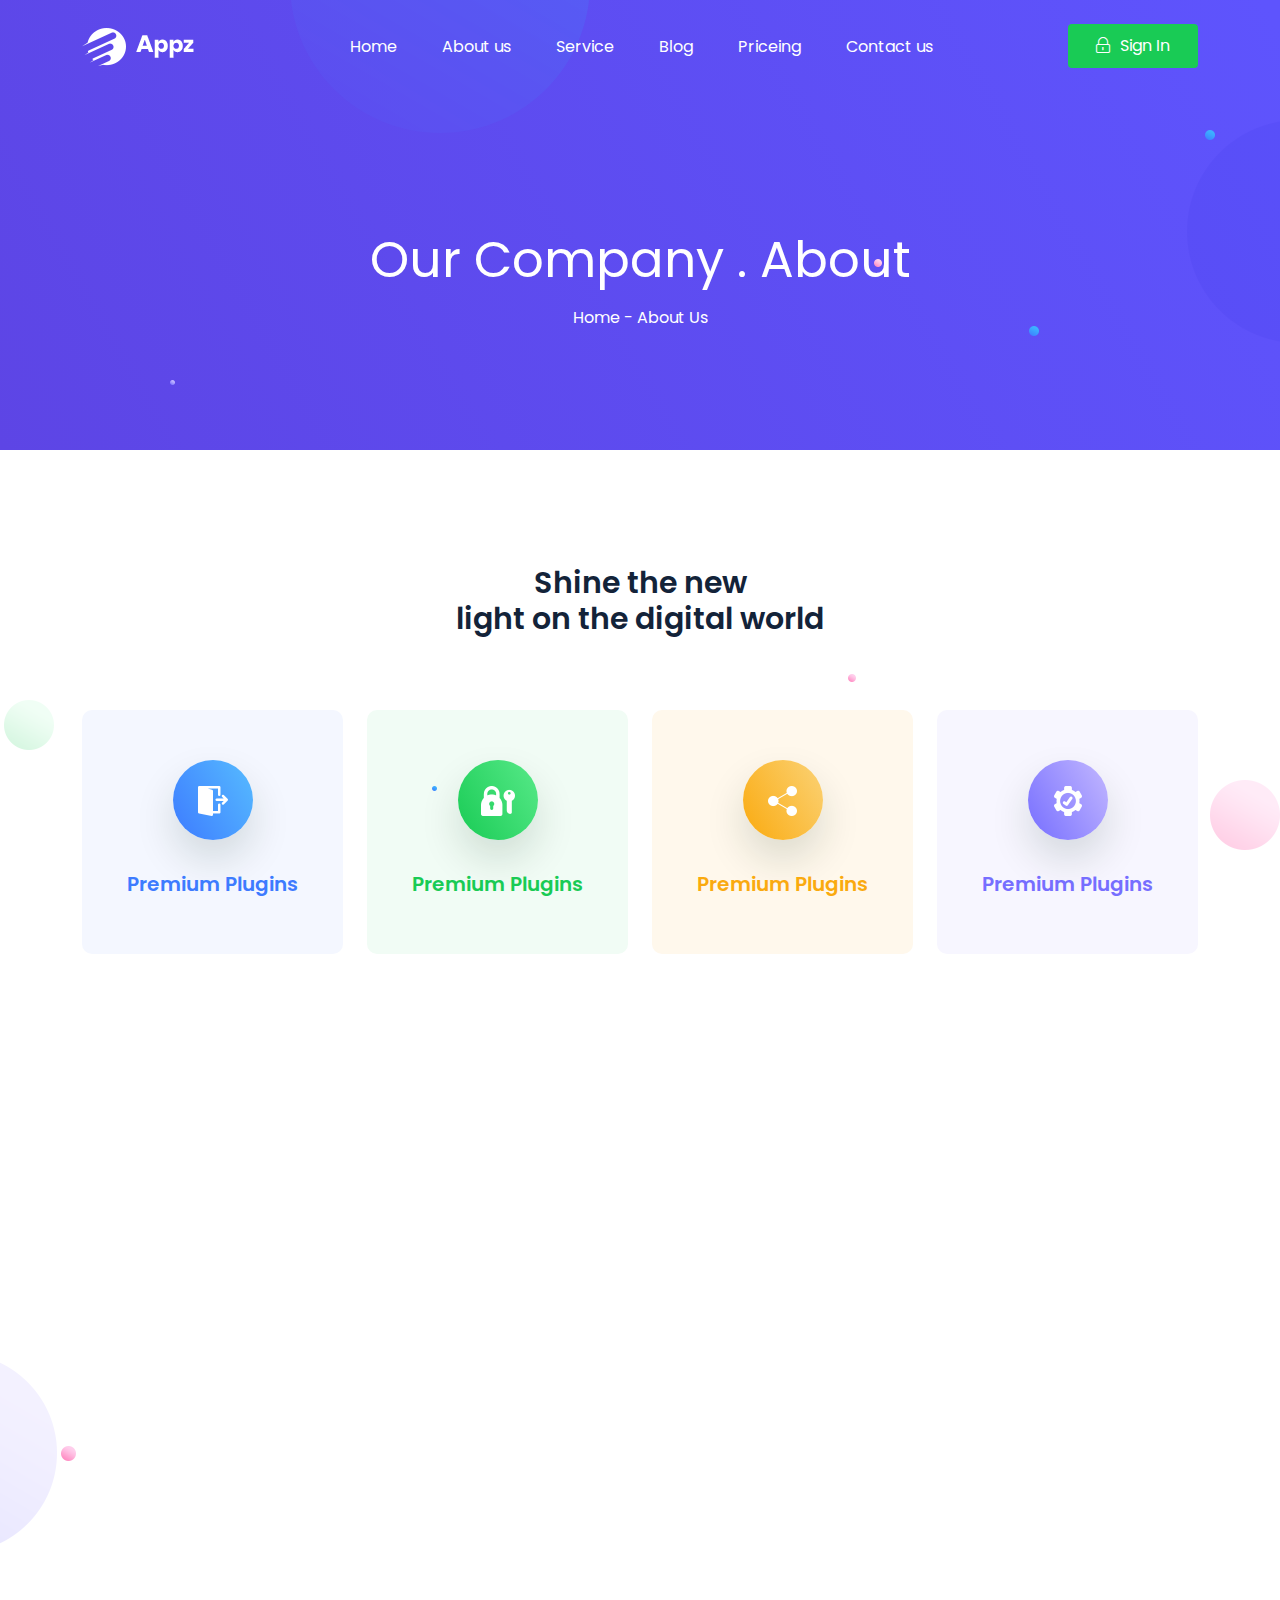
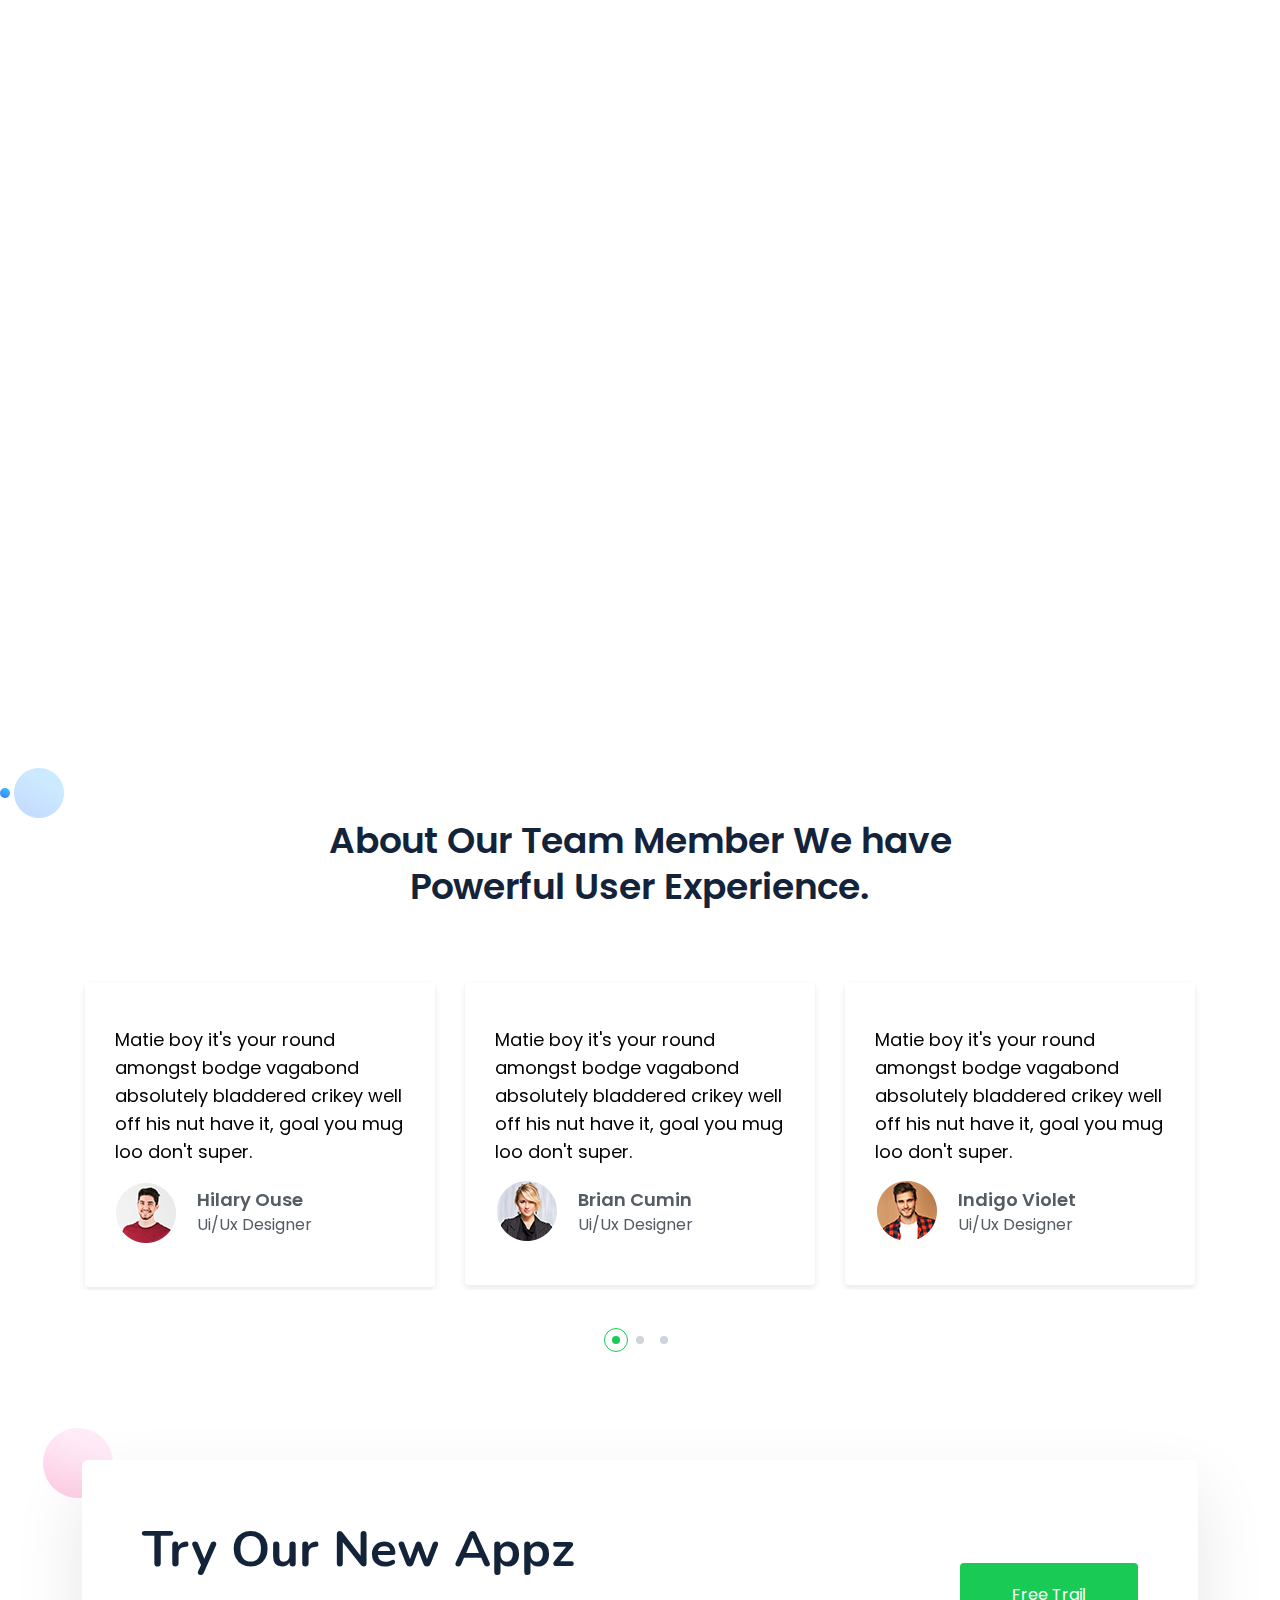
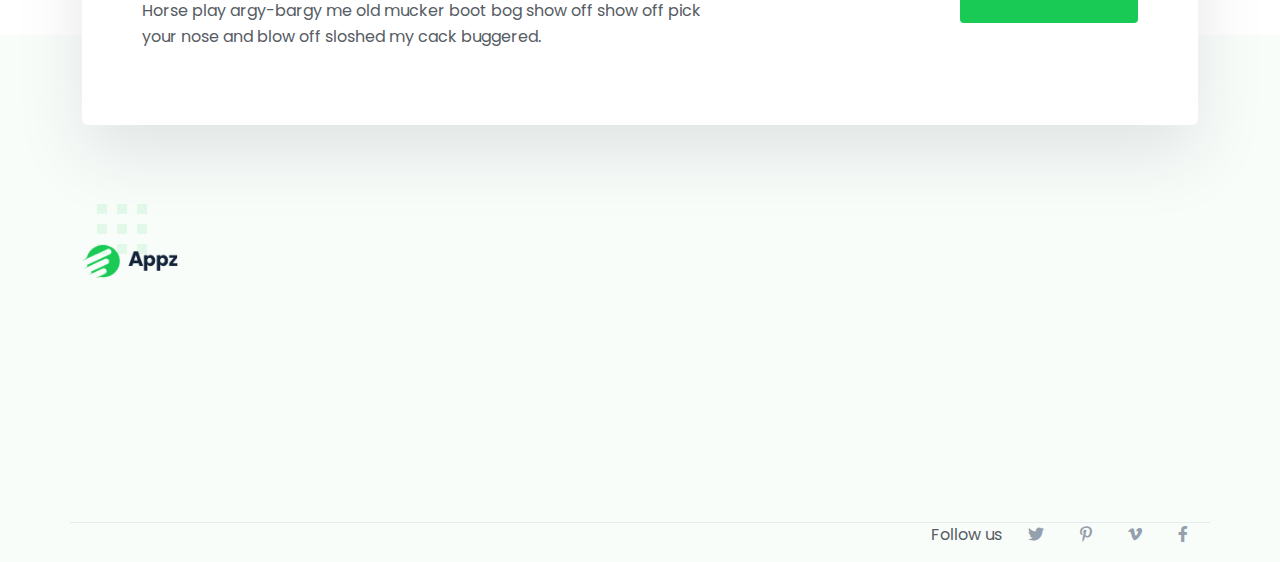
<file: about.html>
﻿
<!doctype html>
<html class="no-js" lang="en">
    <head>
        <meta charset="utf-8">
        <meta http-equiv="x-ua-compatible" content="ie=edge">
        <title>Appz - App Landing HTML5 Template </title>
        <meta name="description" content="">
        <meta name="viewport" content="width=device-width, initial-scale=1">

		<!-- CSS here -->
        <link rel="stylesheet" href="static/css/bootstrap.min.css">
        <link rel="stylesheet" href="static/css/owl.carousel.min.css">
        <link rel="stylesheet" href="static/css/animate.min.css">
        <link rel="stylesheet" href="static/css/magnific-popup.css">
        <link rel="stylesheet" href="static/css/fontawesome-all.min.css">
        <link rel="stylesheet" href="static/css/themify-icons.css">
        <link rel="stylesheet" href="static/css/meanmenu.css">
        <link rel="stylesheet" href="static/css/slick.css">
        <link rel="stylesheet" href="static/css/default.css">
        <link rel="stylesheet" href="static/css/style.css">
        <link rel="stylesheet" href="static/css/responsive.css">
    </head>
    <body>
<!-- HEADER START -->
<header>
    <div id="header-sticky" class="header-area transparent-header font-color pt-10 pb-10">
        <div class="container">
            <div class="row align-items-center">
                <div class="col-xl-2 col-lg-2 col-md-4 col-10 d-flex align-items-center">
                    <div class="logo">
                        <a href="index.html"> <img src="static/picture/home2whitelogo.png" alt=""> </a>
                    </div>
                </div>
                <div class="col-xl-10 col-lg-10 col-md-7 col-8 d-none d-md-block whitebg">
                    <div class="header-btn f-right d-none d-sm-none d-md-block">
                        <a href="login.html" class="btn"><i class="fal fa-lock-alt"></i>Sign In</a>
                    </div>
                    <div class="main-menu colormenu d-block">
                        <nav id="mobile-menu">
                            <ul>
                                <li><a href="index.html">Home</a>
                                    <ul class="submenu">
                                        <li><a href="index.html">Home Style 1</a></li>
                                        <li><a href="index2.html">Home Style 2</a> </li>
                                        <li><a href="index3.html">Home Style 3</a></li>
                                    </ul>
                                </li>
                                <li><a href="about.html">About us</a></li>
                                <li><a href="service.html">Service</a></li>
                                <li><a href="blog.html">Blog</a>
                                    <ul class="submenu">
                                        <li><a href="blog.html">Blog  Grid</a></li>
                                        <li><a href="blogclassic.html">Blog  Classic</a> </li>
                                        <li><a href="singleblog.html">Blog Single</a></li>
                                    </ul>
                                </li>
                                <li><a href="price.html">Priceing</a></li>
                                <li><a href="contact.html">Contact us</a></li>
                            </ul>
                        </nav>
                    </div>
                </div>
                <div class="col-2 col-md-1">
                    <div class="side-menu-icon d-lg-none text-end ">
                        <button class="side-toggle"><i class="far fa-bars text-white"></i></button>
                    </div>
                </div>
            </div>
        </div>
    </div>
</header>
<!-- HEADER END -->

<div class="fix">
<div class="side-info">
    <button class="side-info-close"><i class="fal fa-times"></i></button>
    <div class="side-info-content">
        <div class="mobile-menu"></div>
    </div>
</div>
</div>
<div class="offcanvas-overlay"></div>

<!-- page title start  -->
<section class="page__title  fix text-center">
    <div class="slider__shape">
        <img class="shape triangle" src="static/picture/topelips.png" alt="topshape">
        <img class="shape dotted-square" src="static/picture/rightelips.png" alt="rightshape">
        <img class="shape solid-square" src="static/picture/circleelips.png" alt="solid-square">
    </div>
    <div class="container">
        <div class="row">
            <div class="col-xl-12">
                <div class="page__title-content pt-235">
                    <h2 class="page_title">Our Company . About </h2>
                    <nav aria-label="breadcrumb">
                        <ol class="breadcrumb">
                          <li  class="breadcrumb-item"><a href="index.html">Home - About Us</a></li>
                        </ol>
                      </nav>
                </div>
            </div>
        </div>
    </div>
</section>
<!-- page title end  -->

<!-- FETURES START -->
<div class="homefeture_1 pt-115 pb-90">
    <div class="container">
        <div class="app_left_shape">
            <img class="leftanimation" src="static/picture/left.png" alt="leftshape"/>
            <img src="static/picture/shape7.png" alt="leftshape"/>
        </div>
        <div class="App_title text-center wow fadeInUp mb-70" data-wow-delay="0.3s" style="visibility: visible; animation-delay: 0.3s; animation-name: fadeInUp;">
            <h2 class="section-title">Shine the new<br> light on the digital world</h2>
        </div>
        <div class="row">
            <div class="col-xl-3 col-lg-3 col-md-3">
                <div class="feabox mb-30">
                    <div class="feabox__img mb-50">
                        <img src="static/picture/forma1.png" alt="form1"/>
                    </div>
                    <div class="feabox__content">
                        <h3 class="feabox-title tcolor0">Premium Plugins</h3>
                    </div>
                </div>
            </div>
            <div class="col-xl-3 col-lg-3 col-md-3">
                <div class="feabox clr1 mb-30">
                    <div class="feabox__img img1 mb-50">
                        <img src="static/picture/forma2.png" alt="form2"/>
                    </div>
                    <div class="feabox__content">
                        <h3 class="feabox-title tcolor1">Premium Plugins</h3>
                    </div>
                </div>
            </div>
            <div class="col-xl-3 col-lg-3 col-md-3">
                <div class="feabox clr2 mb-30">
                    <div class="feabox__img img2 mb-50">
                        <img src="static/picture/forma3.png" alt="form3"/>
                    </div>
                    <div class="feabox__content">
                        <h3 class="feabox-title tcolor2">Premium Plugins</h3>
                    </div>
                </div>
            </div>
            <div class="col-xl-3 col-lg-3 col-md-3">
                <div class="feabox clr3 mb-30">
                    <div class="feabox__img img3 mb-50">
                        <img src="static/picture/forma4.png" alt="form4"/>
                    </div>
                    <div class="feabox__content">
                        <h3 class="feabox-title tcolor3">Premium Plugins</h3>
                    </div>
                </div>
            </div>
        </div>
    </div>
</div>
<!-- FETURES END -->
<!-- FETURES CONTENT START -->
<div class="app_image app_image3 pb-140">
    <div class="container">
        <div class="row">
            <div class="col-xl-6 col-lg-6 col-md-6">
                <div class="app_image_shape_h3">
                    <img class="posabsouluteh3 app1" src="static/picture/dark1.png" alt="shape_missing"/>
                    <img class="posabsouluteh3 app2 d-none d-sm-block" src="static/picture/shape5.png" alt="shape_missing"/>
                    <img class="posabsouluteh3 app3" src="static/picture/shape5.png" alt="shape_missing"/>
                    <img class="posabsouluteh3 app4" src="static/picture/lightshape.png" alt="shape_missing"/>
                    <img class="posabsouluteh3 app5" src="static/picture/verysmall.png" alt="shape_missing"/>
                    <img class="posabsouluteh3 app6" src="static/picture/shape8.png" alt="shape_missing"/>
                    <img class="posabsouluteh3 app7" src="static/picture/shape3.png" alt="shape_missing"/>
                </div>
                <div class="app-image wow fadeInUp" data-wow-delay=".3s" style="visibility: visible; animation-delay: 0.2s; animation-name: fadeInUp;">
                    <img src="static/picture/appabout.png" alt=""/>
                </div>
            </div>
            <div class="col-xl-6 col-lg-6 col-md-6">
                <div class="features feturesCommon wow fadeInUp pt-90 pl-50 remove-pad" data-wow-delay=".3s" style="visibility: visible; animation-delay: 0.2s; animation-name: fadeInUp;">
                    <div class="features__icon h3_shape">
                        <img src="static/picture/fetures3.png" alt=""/>
                    </div>
                    <div class="features__content h3_content">
                        <h2 class="section-title">We Create innovative solution that works pragmatically.</h2>
                        <p>You mug dropped a clanger barmy David brown <br>bread bleeding crikey say chimney pot me old <br>mucker bugger super.</p>
                        <a href="service.html">Read More<i class="fal fa-arrow-right"></i></a>
                    </div>
                </div>
            </div>
        </div>
    </div>
</div>
<!-- FETURES CONTENT START -->
<!-- FETURES CONTENT START -->
<div class="homefeture_2">
    <div class="container">
        <div class="row">
            <div class="col-xl-6 col-lg-6 col-md-6">
                <div class="features pt-105 wow fadeInLeft" data-wow-delay=".3s" style="visibility: visible; animation-delay: 0.2s; animation-name: fadeInLeft;">
                    <div class="features__icon">
                        <img src="static/picture/lefticon.png" alt=""/>
                    </div>
                    <div class="features__content">
                        <h2 class="section-title">We Create innovative solution that works pragmatically.</h2>
                        <p>You mug dropped a clanger barmy David brown <br>bread bleeding crikey say chimney pot me old <br>mucker bugger super.</p>
                        <a href="service.html">Read More<i class="fal fa-arrow-right"></i></a>
                    </div>
                </div>
            </div>
            <div class="col-xl-6 col-lg-6 col-md-6">
                <div class="app-image wow fadeInRight" data-wow-delay=".3s" style="visibility: visible; animation-delay: 0.3s; animation-name: fadeInRight;">
                    <img src="static/picture/about1.png" alt=""/>
                </div>
            </div>
        </div>
</div>
</div>
<!-- FETURES CONTENT END -->
<!-- TESTIMONIAL START  -->
<div class="testimonial-area bg1 pt-110">
    <div class="testimonial_shape">
        <img class="t-1" src="static/picture/shape8.png" alt="shape"/>
        <img class="t-2" src="static/picture/shape2.png" alt="shape"/>
    </div>
    <div class="testimonal_title">
        <h2 class="section-title">About Our Team Member We have<br> Powerful User Experience.</h2>
    </div>
    <div class="container">
        <div class="row testimonial-active tp-dot-style">
            <div class="col-xl-4 col-lg-4">
                <div class="testimonial-item actve pt-55">
                    <div class="item">
                        <p>Matie boy it's your round amongst bodge vagabond absolutely bladdered crikey well off his nut have it, goal you mug loo don't super.</p>
                        <div class="clients_meta">
                            <div class="clients_image">
                                <img src="static/picture/test1.jpg" alt="clients_image"/>
                            </div>
                            <div class="clients_info">
                                <h4>Hilary Ouse</h4>
                                <span>Ui/Ux Designer</span>
                            </div>
                        </div>
                    </div>
                </div>
            </div>
            <div class="col-xl-4 col-lg-4">
                <div class="testimonial-item actve pt-55">
                    <div class="item">
                        <p>Matie boy it's your round amongst bodge vagabond absolutely bladdered crikey well off his nut have it, goal you mug loo don't super.</p>
                        <div class="clients_meta">
                            <div class="clients_image">
                                <img src="static/picture/test3.jpg" alt="clients_image"/>
                            </div>
                            <div class="clients_info">
                                <h4>Brian Cumin</h4>
                                <span>Ui/Ux Designer</span>
                            </div>
                        </div>
                    </div>
                </div>
            </div>
            <div class="col-xl-4 col-lg-4">
                <div class="testimonial-item actve pt-55">
                    <div class="item">
                        <p>Matie boy it's your round amongst bodge vagabond absolutely bladdered crikey well off his nut have it, goal you mug loo don't super.</p>
                        <div class="clients_meta">
                            <div class="clients_image">
                                <img src="static/picture/test2.jpg" alt="clients_image"/>
                            </div>
                            <div class="clients_info">
                                <h4>Indigo Violet</h4>
                                <span>Ui/Ux Designer</span>
                            </div>
                        </div>
                    </div>
                </div>
            </div>
            <div class="col-xl-4 col-lg-4">
                <div class="testimonial-item actve pt-55">
                    <div class="item">
                        <p>Matie boy it's your round amongst bodge vagabond absolutely bladdered crikey well off his nut have it, goal you mug loo don't super.</p>
                        <div class="clients_meta">
                            <div class="clients_image">
                                <img src="static/picture/test3.jpg" alt="clients_image"/>
                            </div>
                            <div class="clients_info">
                                <h4>Indigo Violet</h4>
                                <span>Ui/Ux Designer</span>
                            </div>
                        </div>
                    </div>
                </div>
            </div>
            <div class="col-xl-4 col-lg-4">
                <div class="testimonial-item actve pt-55">
                    <div class="item">
                        <p>Matie boy it's your round amongst bodge vagabond absolutely bladdered crikey well off his nut have it, goal you mug loo don't super.</p>
                        <div class="clients_meta">
                            <div class="clients_image">
                                <img src="static/picture/test2.jpg" alt="clients_image"/>
                            </div>
                            <div class="clients_info">
                                <h4>Indigo Violet</h4>
                                <span>Ui/Ux Designer</span>
                            </div>
                        </div>
                    </div>
                </div>
            </div>
        </div>
    </div>
</div>
<!-- TESTIMONIAL END -->

<!-- TRY START  -->
<div class="try-area pt-100 mb-40">
    <div class="container">
        <div class="row">
            <div class="col-xl-12 col-lg-12">
                <div class="try_box">
                    <div class="try-shape">
                        <img class="tryshape" src="static/picture/shape3.png" alt="shape"/>
                    </div>
                    <div class="row">
                        <div class="col-xl-7 col-lg-7">
                            <h2>Try Our New Appz</h2>
                            <p>Horse play argy-bargy me old mucker boot bog show off show off pick your nose and blow off sloshed my cack buggered.</p>
                        </div>
                        <div class="col-xl-5 col-lg-5">
                            <div class="try_btn_center">
                                <div class="try_btn">
                                    <a class="btn btnfree" href="contact.html">Free Trail</a>
                                </div>
                            </div>
                        </div>
                    </div>
                </div>
            </div>
        </div>
    </div>
</div>
<!-- TRY END  -->

<!-- FOOTER START -->
<div class="footer-area">
    <div class="container">
        <div class="row">
            <div class="col-xl-2 col-lg-2 col-md-4">
                <div class="footer_logo">
                    <img src="static/picture/logo.png" alt="logo"/>
                </div>
            </div>
            <div class="col-xl-2 col-lg-2 col-md-4">
                <div class="footer_widget_design wow  fadeInUp"  data-wow-duration="2s" data-wow-delay=".2s">
                    <div class="link_heading">
                        <h3 class="link_heading">Useful Links</h3>
                    </div>
                    <div class="links">
                        <ul>
                            <li><a href="index.html">Home </a></li>
                            <li><a href="about.html">About</a></li>
                            <li><a href="service.htm">Service</a></li>
                            <li><a href="blog.html">Blog</a></li>
                        </ul>
                    </div>
                </div>
            </div>
            <div class="col-xl-2 col-lg-2 col-md-4">
                <div class="footer_widget_design wow  fadeInUp"  data-wow-duration="2s" data-wow-delay=".2s">
                    <div class="link_heading">
                        <h3 class="link_heading">Resources</h3>
                    </div>
                    <div class="links">
                        <ul>
                            <li><a href="about.html">Project</a></li>
                            <li><a href="about.html">About</a></li>
                            <li><a href="contact.html">Help</a></li>
                            <li><a href="about.html">Privacy</a></li>
                        </ul>
                    </div>
                </div>
            </div>
            <div class="col-xl-3 col-lg-3 col-md-4">
                <div class="footer_widget_design fixwidth wow  fadeInUp"  data-wow-duration="2s" data-wow-delay=".2s">
                    <div class="link_heading">
                        <h3 class="link_heading">Service</h3>
                    </div>
                    <div class="links">
                        <ul>
                            <li><a href="service.html">Managed IT</a></li>
                            <li><a class="itsupport" href="service.html">IT Support </a></li>
                            <li><a href="service.html">Cecurity</a></li>
                            <li><a href="contact.html">FAQ’s </a></li>
                        </ul>
                    </div>
                </div>
            </div>
            <div class="col-xl-3 col-lg-2 col-md-4">
                <div class="footer_widget_design wow  fadeInUp"  data-wow-duration="2s" data-wow-delay=".2s">
                    <div class="link_heading">
                        <h3 class="link_heading linkspecail">Office Location</h3>
                    </div>
                    <div class="links special_widget_tp">
                        <ul>
                            <li><a href="contact.html"><i class="far fa-map-marker-alt"></i><span class="tp-spaceing">99, Kazi Nazrul Islam Avenue (Dhaka Trade Centre - 5th Floor) Kawran Bazar, Dhaka-1215.</span></a></li>

                        </ul>
                    </div>
                </div>
            </div>
        </div>
    </div>
    <div class="footer_bottom pt-60 pb-15">
        <div class="container tp-border">
            <div class="row align-items-center">
                <div class="col-xl-6 col-lg-6 col-md-6">
                    <div class="copyright_text pt-20">
                    </div>
                </div>
                <div class="col-xl-6 col-lg-6 col-md-6">
                    <div class="footer_social f-right">
                        <span>Follow us</span>
                        <a href="#"><i class="fab fa-twitter"></i></a>
                        <a href="#"><i class="fab fa-pinterest-p"></i></a>
                        <a href="#"><i class="fab fa-vimeo-v"></i></a>
                        <a href="#"><i class="fab fa-facebook-f"></i></a>
                    </div>
                </div>
            </div>
        </div>
    </div>
</div>
<!-- FOOTER END -->

		<!-- JS here -->
        <script src="static/js/modernizr-3.5.0.min.js"></script>
        <script src="static/js/jquery-1.12.4.min.js"></script>
        <script src="static/js/popper.min.js"></script>
        <script src="static/js/bootstrap.min.js"></script>
        <script src="static/js/owl.carousel.min.js"></script>
        <script src="static/js/isotope.pkgd.min.js"></script>
        <script src="static/js/one-page-nav-min.js"></script>
        <script src="static/js/slick.min.js"></script>
        <script src="static/js/jquery.meanmenu.min.js"></script>
        <script src="static/js/ajax-form.js"></script>
        <script src="static/js/wow.min.js"></script>
        <script src="static/js/jquery.scrollup.min.js"></script>
        <script src="static/js/imagesloaded.pkgd.min.js"></script>
        <script src="static/js/jquery.magnific-popup.min.js"></script>
        <script src="static/js/plugins.js"></script>
        <script src="static/js/main.js"></script>
    </body>
</html>
</file>
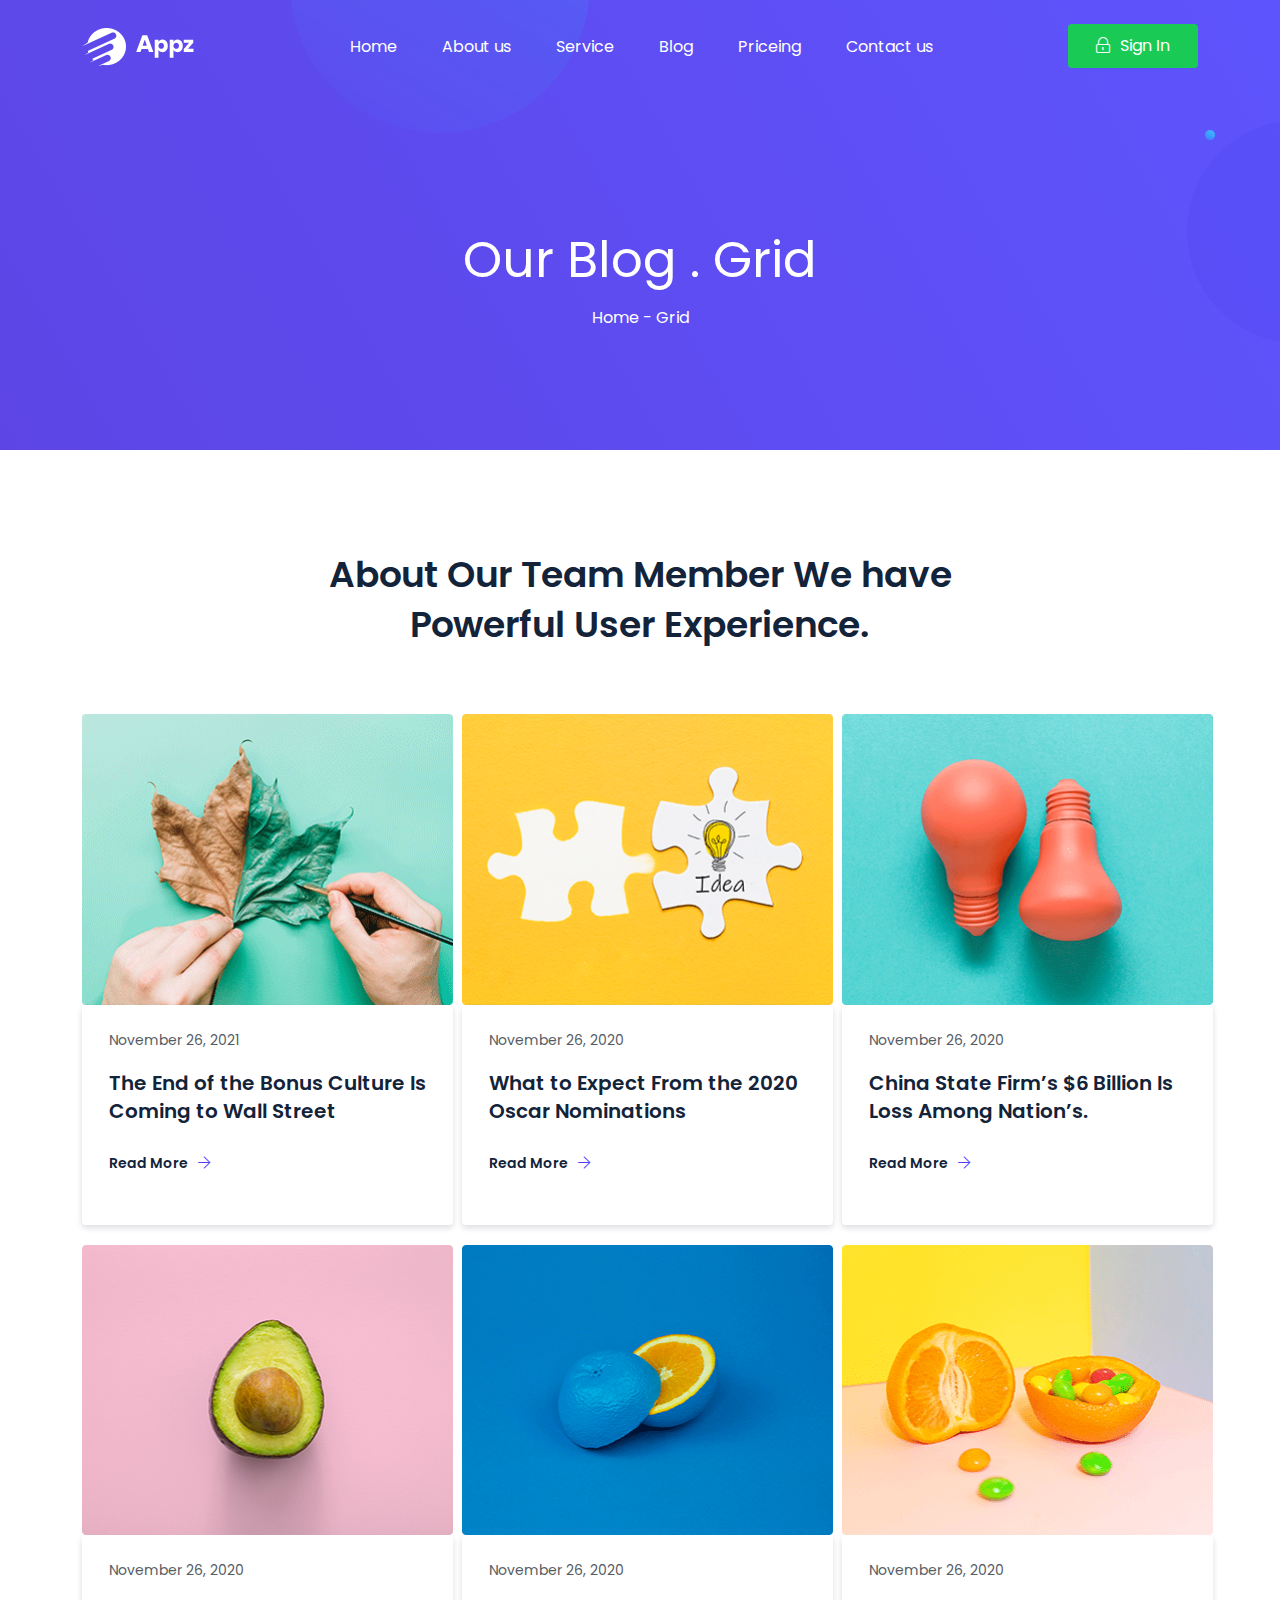
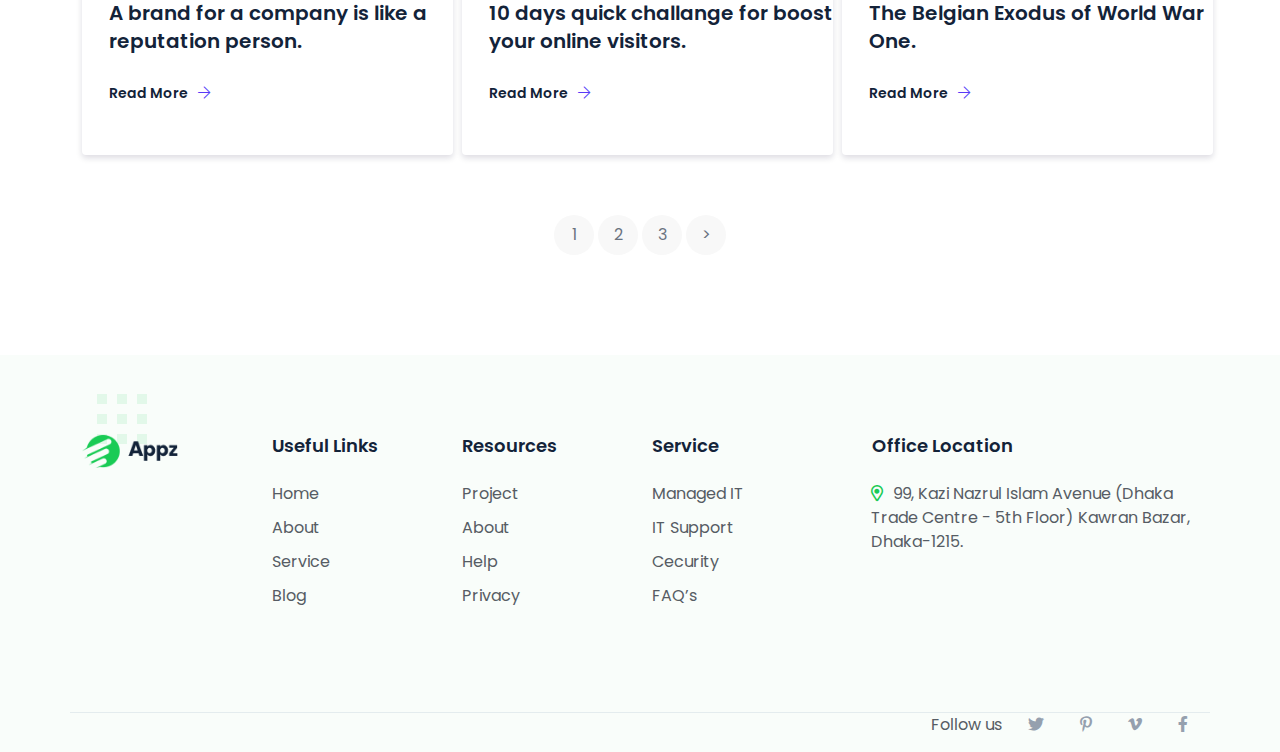
<file: blog.html>
﻿<!doctype html>
<html class="no-js" lang="">

<head>
    <meta charset="utf-8">
    <meta http-equiv="x-ua-compatible" content="ie=edge">
    <title>Appz - App Landing HTML5 Template </title>
    <meta name="description" content="">
    <meta name="viewport" content="width=device-width, initial-scale=1">

    <!-- CSS here -->
    <link rel="stylesheet" href="static/css/bootstrap.min.css">
    <link rel="stylesheet" href="static/css/owl.carousel.min.css">
    <link rel="stylesheet" href="static/css/animate.min.css">
    <link rel="stylesheet" href="static/css/magnific-popup.css">
    <link rel="stylesheet" href="static/css/fontawesome-all.min.css">
    <link rel="stylesheet" href="static/css/themify-icons.css">
    <link rel="stylesheet" href="static/css/meanmenu.css">
    <link rel="stylesheet" href="static/css/slick.css">
    <link rel="stylesheet" href="static/css/default.css">
    <link rel="stylesheet" href="static/css/style.css">
    <link rel="stylesheet" href="static/css/responsive.css">
</head>

<body>
    <!-- HEADER START -->
    <header>
        <div id="header-sticky" class="header-area transparent-header font-color pt-10 pb-10">
            <div class="container">
                <div class="row align-items-center">
                    <div class="col-xl-2 col-lg-2 col-md-4 col-10 d-flex align-items-center">
                        <div class="logo">
                            <a href="index.html"> <img src="static/picture/home2whitelogo.png" alt=""> </a>
                        </div>
                    </div>
                    <div class="col-xl-10 col-lg-10 col-md-7 col-8 d-none d-md-block whitebg">
                        <div class="header-btn f-right d-none d-sm-none d-md-block">
                            <a href="login.html" class="btn"><i class="fal fa-lock-alt"></i>Sign In</a>
                        </div>
                        <div class="main-menu colormenu d-block">
                            <nav id="mobile-menu">
                                <ul>
                                    <li><a href="index.html">Home</a>
                                        <ul class="submenu">
                                            <li><a href="index.html">Home Style 1</a></li>
                                            <li><a href="index2.html">Home Style 2</a> </li>
                                            <li><a href="index3.html">Home Style 3</a></li>
                                        </ul>
                                    </li>
                                    <li><a href="about.html">About us</a></li>
                                    <li><a href="service.html">Service</a></li>
                                    <li><a href="blog.html">Blog</a>
                                        <ul class="submenu">
                                            <li><a href="blog.html">Blog Grid</a></li>
                                            <li><a href="blogclassic.html">Blog Classic</a> </li>
                                            <li><a href="singleblog.html">Blog Single</a></li>
                                        </ul>
                                    </li>
                                    <li><a href="price.html">Priceing</a></li>
                                    <li><a href="contact.html">Contact us</a></li>
                                </ul>
                            </nav>
                        </div>
                    </div>
                    <div class="col-2 col-md-1">
                        <div class="side-menu-icon d-lg-none text-end ">
                            <button class="side-toggle"><i class="far fa-bars text-white"></i></button>
                        </div>
                    </div>
                </div>
            </div>
        </div>
    </header>
    <!-- HEADER END -->

    <div class="fix">
        <div class="side-info">
            <button class="side-info-close"><i class="fal fa-times"></i></button>
            <div class="side-info-content">
                <div class="mobile-menu"></div>
            </div>
        </div>
    </div>
    <div class="offcanvas-overlay"></div>

    <!-- page title start  -->
    <section class="page__title  fix text-center">
        <div class="slider__shape">
            <img class="shape triangle" src="static/picture/topelips.png" alt="topshape">
            <img class="shape dotted-square" src="static/picture/rightelips.png" alt="rightshape">
            <img class="shape solid-square" src="static/picture/circleelips.png" alt="solid-square">
        </div>
        <div class="container">
            <div class="row">
                <div class="col-xl-12">
                    <div class="page__title-content pt-235">
                        <h2 class="page_title">Our Blog . Grid </h2>
                        <nav aria-label="breadcrumb">
                            <ol class="breadcrumb">
                                <li class="breadcrumb-item"><a href="index.html">Home - Grid</a></li>
                            </ol>
                        </nav>
                    </div>
                </div>
            </div>
        </div>
    </section>
    <!-- page title end  -->

    <!-- BLOG AREA START -->
    <div class="BLOG mb-100 mt-100">
        <div class="section_title_wrapper mb-60 text-center">
            <h2 class="section-title team_title_h3">About Our Team Member We have <br> Powerful User Experience.</h2>
        </div>
        <div class="container">
            <div class="row">
                <div class="col-xl-4 col-lg-4 col-md-4">
                    <div class="blog">
                        <div class="blog__image">
                            <img src="static/picture/blog1.png" alt="blogImage" />
                        </div>
                        <div class="blog__meta">
                            <span>November 26, 2021</span>
                            <h3>The End of the Bonus Culture Is Coming to Wall Street</h3>
                            <a class="fea-link blog_link " href="singleblog.html">Read More<i
                                    class="fal fa-arrow-right"></i></a>
                        </div>
                    </div>
                </div>
                <div class="col-xl-4 col-lg-4 col-md-4">
                    <div class="blog">
                        <div class="blog__image">
                            <img src="static/picture/blog2.png" alt="blogImage" />
                        </div>
                        <div class="blog__meta">
                            <span>November 26, 2020</span>
                            <h3>What to Expect From the 2020 Oscar Nominations</h3>
                            <a class="fea-link blog_link " href="singleblog.html">Read More<i
                                    class="fal fa-arrow-right"></i></a>
                        </div>
                    </div>
                </div>
                <div class="col-xl-4 col-lg-4 col-md-4">
                    <div class="blog">
                        <div class="blog__image">
                            <img src="static/picture/blog3.png" alt="blogImage" />
                        </div>
                        <div class="blog__meta">
                            <span>November 26, 2020</span>
                            <h3>China State Firm’s $6 Billion Is Loss Among Nation’s.</h3>
                            <a class="fea-link blog_link " href="singleblog.html">Read More<i
                                    class="fal fa-arrow-right"></i></a>
                        </div>
                    </div>
                </div>
                <div class="col-xl-4 col-lg-4 col-md-4">
                    <div class="blog">
                        <div class="blog__image">
                            <img src="static/picture/blog4.png" alt="blogImage" />
                        </div>
                        <div class="blog__meta">
                            <span>November 26, 2020</span>
                            <h3>A brand for a company is like a reputation person.</h3>
                            <a class="fea-link blog_link " href="singleblog.html">Read More<i
                                    class="fal fa-arrow-right"></i></a>
                        </div>
                    </div>
                </div>
                <div class="col-xl-4 col-lg-4 col-md-4">
                    <div class="blog">
                        <div class="blog__image">
                            <img src="static/picture/blog5.png" alt="blogImage" />
                        </div>
                        <div class="blog__meta">
                            <span>November 26, 2020</span>
                            <h3>10 days quick challange for boost your online visitors.</h3>
                            <a class="fea-link blog_link " href="singleblog.html">Read More<i
                                    class="fal fa-arrow-right"></i></a>
                        </div>
                    </div>
                </div>
                <div class="col-xl-4 col-lg-4 col-md-4">
                    <div class="blog">
                        <div class="blog__image">
                            <img src="static/picture/blog6.png" alt="blogImage" />
                        </div>
                        <div class="blog__meta">
                            <span>November 26, 2020</span>
                            <h3>The Belgian Exodus of World War One.</h3>
                            <a class="fea-link blog_link " href="singleblog.html">Read More<i
                                    class="fal fa-arrow-right"></i></a>
                        </div>
                    </div>
                </div>
            </div>
            <div class="paginati">
                <ul>
                    <li><a href="#">1</a></li>
                    <li><a href="#">2</a></li>
                    <li><a href="#">3</a></li>
                    <li><a href="#">></a></li>
                </ul>
            </div>
        </div>
    </div>
    <!-- BLOG AREA END -->

    <!-- FOOTER START -->
    <div class="footer-area padding-remove">
        <div class="container">
            <div class="row">
                <div class="col-xl-2 col-lg-2 col-md-4">
                    <div class="footer_logo">
                        <img src="static/picture/logo.png" alt="logo" />
                    </div>
                </div>
                <div class="col-xl-2 col-lg-2 col-md-4">
                    <div class="footer_widget_design fadeInUp" data-wow-duration="2s" data-wow-delay=".2s">
                        <div class="link_heading">
                            <h3 class="link_heading">Useful Links</h3>
                        </div>
                        <div class="links">
                            <ul>
                                <li><a href="index.html">Home </a></li>
                                <li><a href="about.html">About</a></li>
                                <li><a href="singleblog.html">Service</a></li>
                                <li><a href="blog.html">Blog</a></li>
                            </ul>
                        </div>
                    </div>
                </div>
                <div class="col-xl-2 col-lg-2 col-md-4">
                    <div class="footer_widget_design fadeInUp" data-wow-duration="2s" data-wow-delay=".2s">
                        <div class="link_heading">
                            <h3 class="link_heading">Resources</h3>
                        </div>
                        <div class="links">
                            <ul>
                                <li><a href="singleblog.html">Project</a></li>
                                <li><a href="about.html">About</a></li>
                                <li><a href="contact.html">Help</a></li>
                                <li><a href="about.html">Privacy</a></li>
                            </ul>
                        </div>
                    </div>
                </div>
                <div class="col-xl-3 col-lg-3 col-md-4">
                    <div class="footer_widget_design fixwidth fadeInUp" data-wow-duration="2s" data-wow-delay=".2s">
                        <div class="link_heading">
                            <h3 class="link_heading">Service</h3>
                        </div>
                        <div class="links">
                            <ul>
                                <li><a href="service.html">Managed IT</a></li>
                                <li><a class="itsupport" href="service.html">IT Support </a></li>
                                <li><a href="service.html">Cecurity</a></li>
                                <li><a href="contact.html">FAQ’s </a></li>
                            </ul>
                        </div>
                    </div>
                </div>
                <div class="col-xl-3 col-lg-2 col-md-4">
                    <div class="footer_widget_design fadeInUp" data-wow-duration="2s" data-wow-delay=".2s">
                        <div class="link_heading">
                            <h3 class="link_heading linkspecail">Office Location</h3>
                        </div>
                        <div class="links special_widget_tp">
                            <ul>
                                <li><a href="contact.html"><i class="far fa-map-marker-alt"></i><span
                                            class="tp-spaceing">99, Kazi Nazrul Islam Avenue (Dhaka Trade Centre - 5th
                                            Floor) Kawran Bazar, Dhaka-1215.</span></a></li>
                                
                                </li>
                            </ul>
                        </div>
                    </div>
                </div>
            </div>
        </div>
        <div class="footer_bottom pt-60 pb-15">
            <div class="container tp-border">
                <div class="row align-items-center">
                    <div class="col-xl-6 col-lg-6 col-md-6">
                        <div class="copyright_text pt-20">
                            
                        </div>
                    </div>
                    <div class="col-xl-6 col-lg-6 col-md-6">
                        <div class="footer_social f-right">
                            <span>Follow us</span>
                            <a href="#"><i class="fab fa-twitter"></i></a>
                            <a href="#"><i class="fab fa-pinterest-p"></i></a>
                            <a href="#"><i class="fab fa-vimeo-v"></i></a>
                            <a href="#"><i class="fab fa-facebook-f"></i></a>
                        </div>
                    </div>
                </div>
            </div>
        </div>
    </div>
    <!-- FOOTER END -->
    <!-- JS here -->
    <script src="static/js/jquery-1.12.4.min.js"></script>
    <script src="static/js/bootstrap.min.js"></script>
    <script src="static/js/owl.carousel.min.js"></script>
    <script src="static/js/isotope.pkgd.min.js"></script>
    <script src="static/js/one-page-nav-min.js"></script>
    <script src="static/js/slick.min.js"></script>
    <script src="static/js/jquery.meanmenu.min.js"></script>
    <script src="static/js/ajax-form.js"></script>
    <script src="static/js/wow.min.js"></script>
    <script src="static/js/jquery.scrollup.min.js"></script>
    <script src="static/js/imagesloaded.pkgd.min.js"></script>
    <script src="static/js/jquery.magnific-popup.min.js"></script>
    <script src="static/js/plugins.js"></script>
    <script src="static/js/main.js"></script>
</body>

</html>
</file>
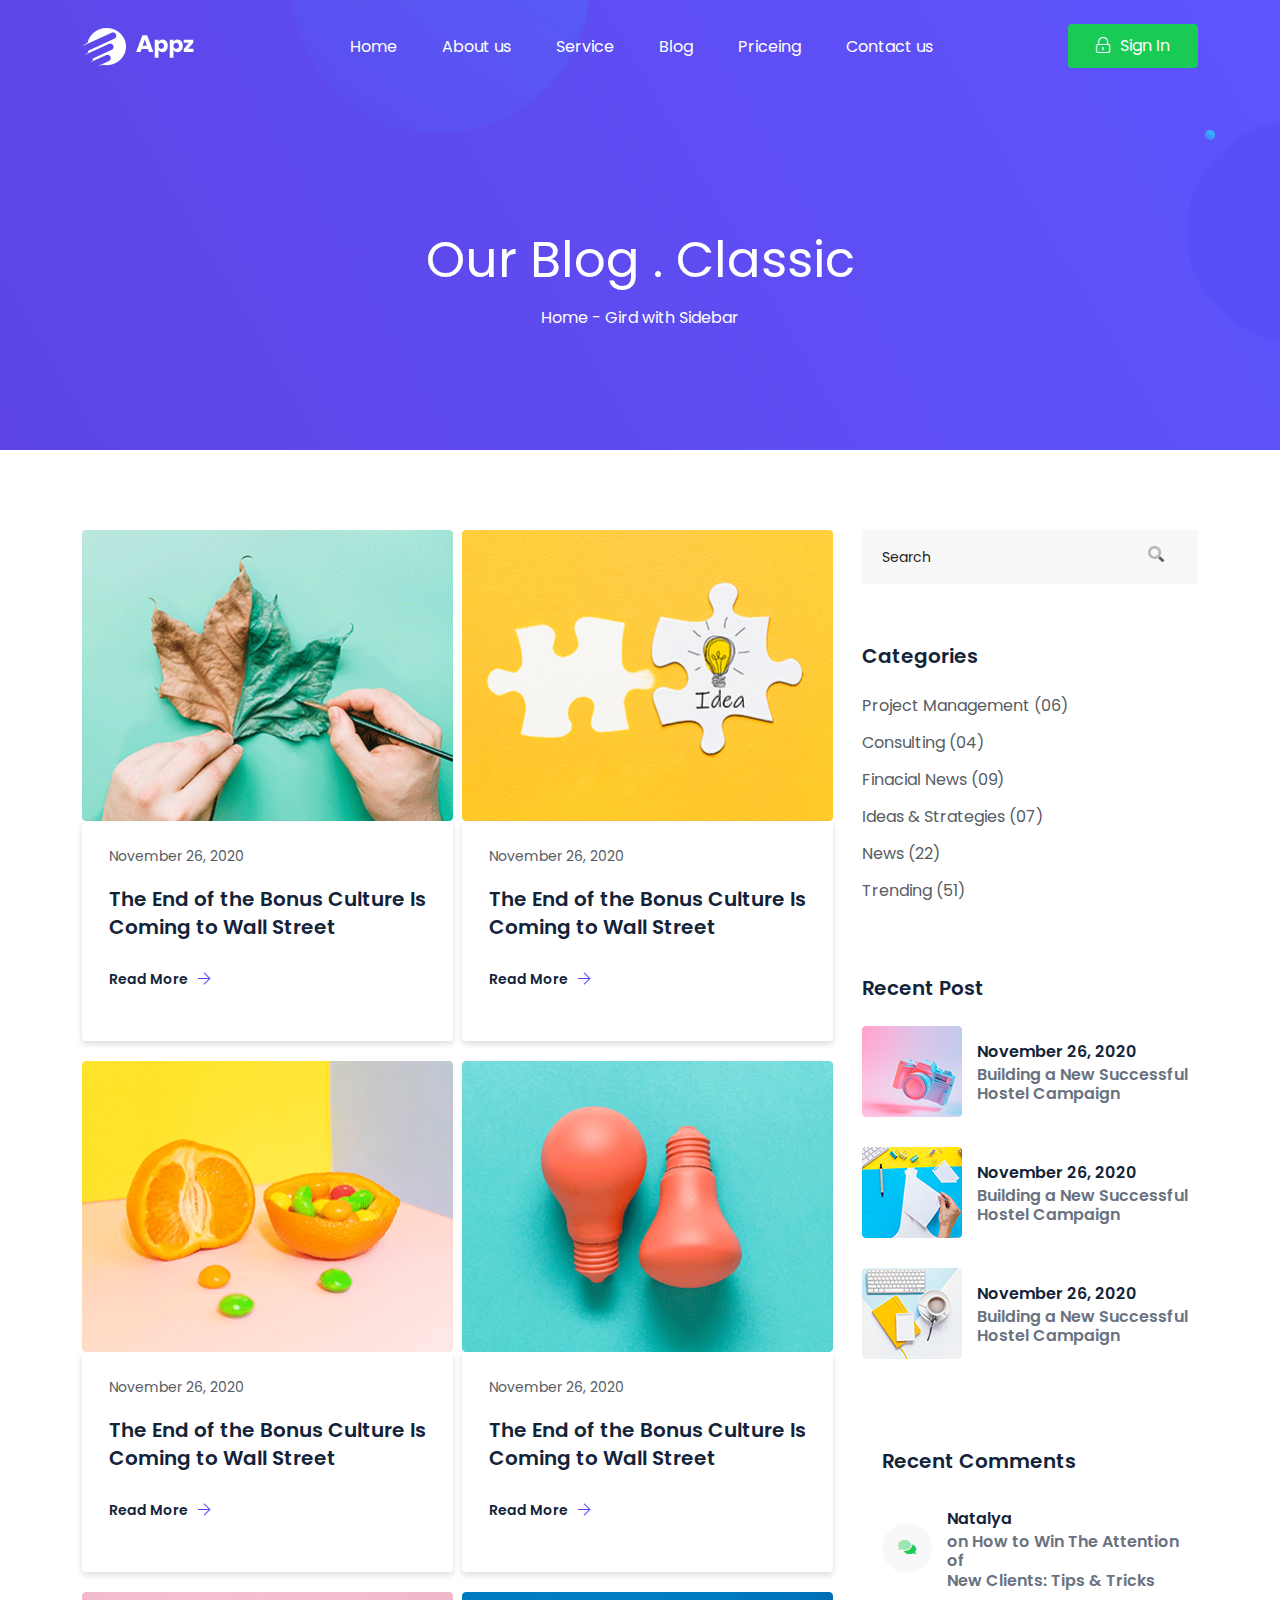
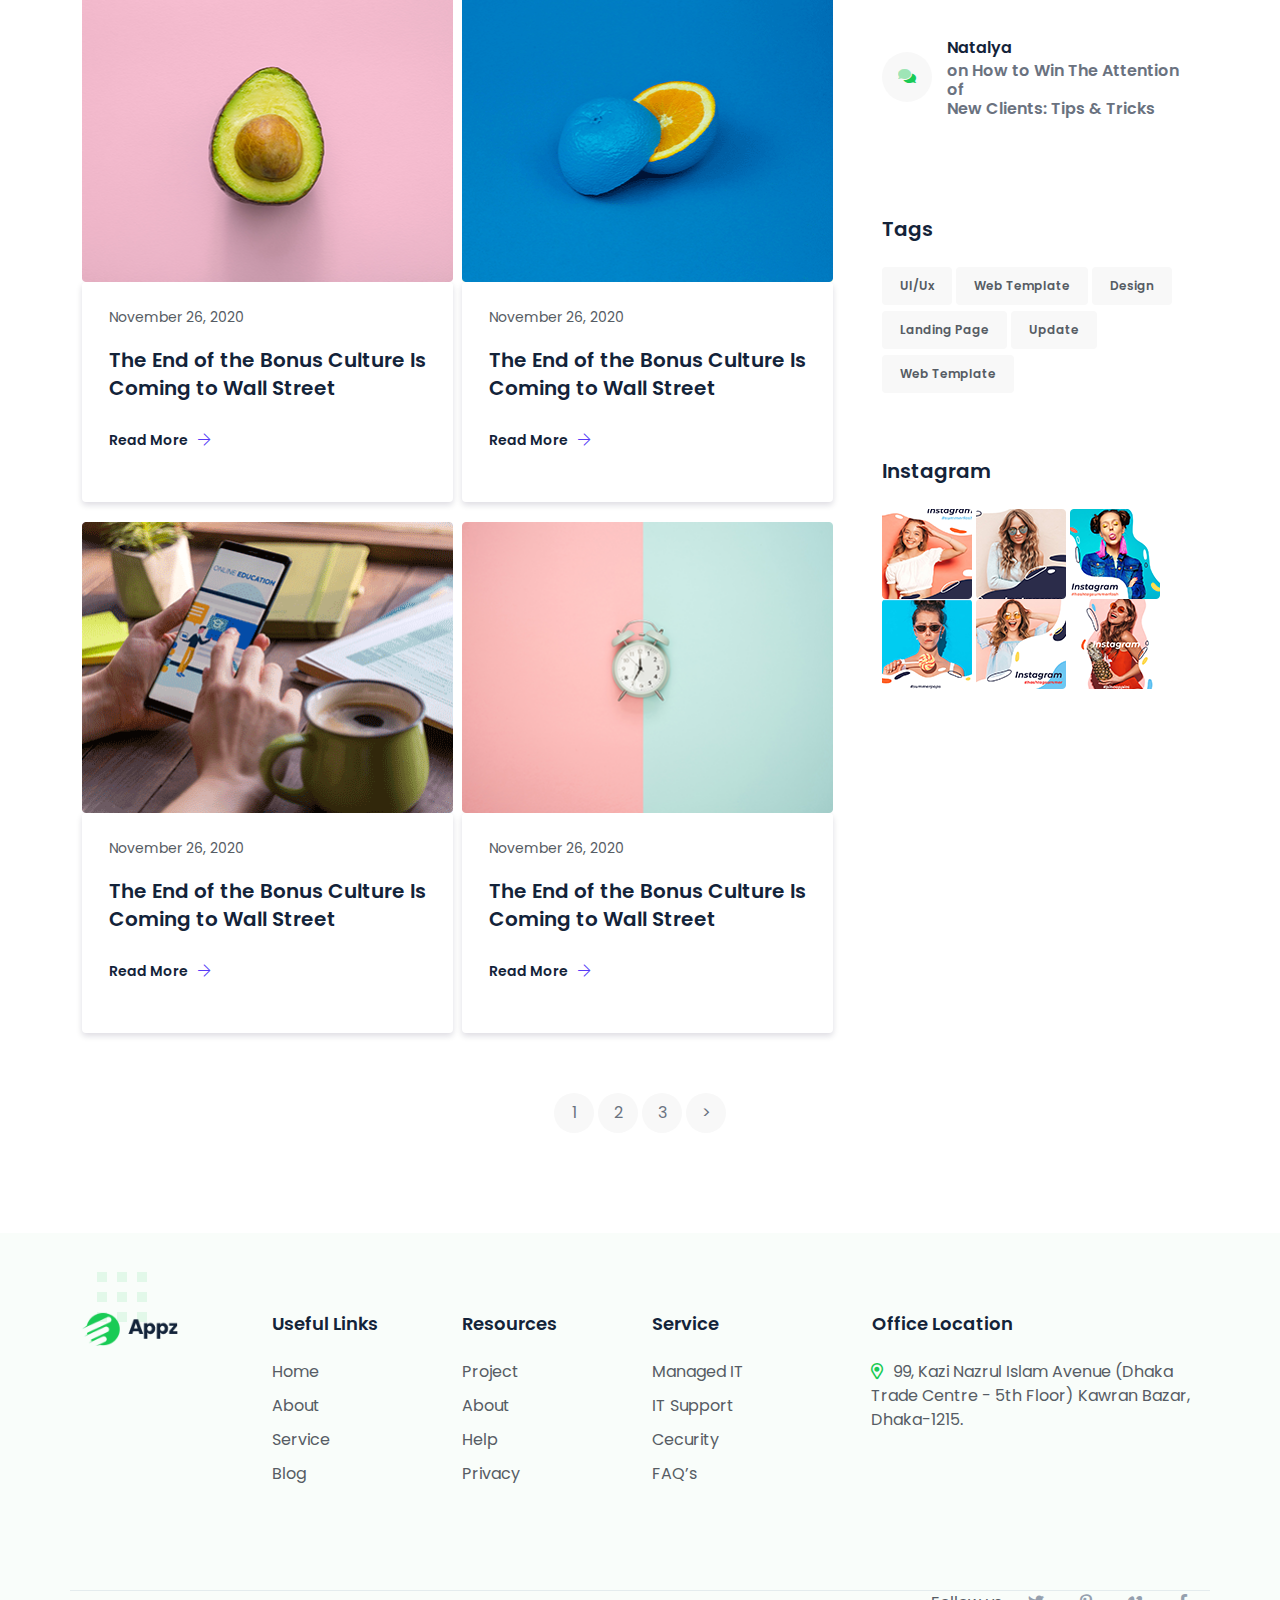
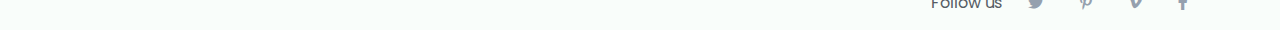
<file: blogclassic.html>
﻿

<!doctype html>
<html class="no-js" lang="">
    <head>
        <meta charset="utf-8">
        <meta http-equiv="x-ua-compatible" content="ie=edge">
        <title>Appz - App Landing HTML5 Template </title>
        <meta name="description" content="">
        <meta name="viewport" content="width=device-width, initial-scale=1">

		<!-- CSS here -->
        <link rel="stylesheet" href="static/css/bootstrap.min.css">
        <link rel="stylesheet" href="static/css/owl.carousel.min.css">
        <link rel="stylesheet" href="static/css/animate.min.css">
        <link rel="stylesheet" href="static/css/magnific-popup.css">
        <link rel="stylesheet" href="static/css/fontawesome-all.min.css">
        <link rel="stylesheet" href="static/css/themify-icons.css">
        <link rel="stylesheet" href="static/css/meanmenu.css">
        <link rel="stylesheet" href="static/css/slick.css">
        <link rel="stylesheet" href="static/css/default.css">
        <link rel="stylesheet" href="static/css/style.css">
        <link rel="stylesheet" href="static/css/responsive.css">
    </head>
    <body>
<!-- HEADER START -->
<header>
    <div id="header-sticky" class="header-area transparent-header font-color pt-10 pb-10">
        <div class="container">
            <div class="row align-items-center">
                <div class="col-xl-2 col-lg-2 col-md-4 col-10 d-flex align-items-center">
                    <div class="logo">
                        <a href="index.html"> <img src="static/picture/home2whitelogo.png" alt=""> </a>
                    </div>
                </div>
                <div class="col-xl-10 col-lg-10 col-md-7 col-8 d-none d-md-block whitebg">
                    <div class="header-btn f-right d-none d-sm-none d-md-block">
                        <a href="login.html" class="btn"><i class="fal fa-lock-alt"></i>Sign In</a>
                    </div>
                    <div class="main-menu colormenu d-block">
                        <nav id="mobile-menu">
                            <ul>
                                <li><a href="index.html">Home</a>
                                    <ul class="submenu">
                                        <li><a href="index.html">Home Style 1</a></li>
                                        <li><a href="index2.html">Home Style 2</a> </li>
                                        <li><a href="index3.html">Home Style 3</a></li>
                                    </ul>
                                </li>
                                <li><a href="about.html">About us</a></li>
                                <li><a href="service.html">Service</a></li>
                                <li><a href="blog.html">Blog</a>
                                    <ul class="submenu">
                                        <li><a href="blog.html">Blog  Grid</a></li>
                                        <li><a href="blogclassic.html">Blog  Classic</a> </li>
                                        <li><a href="singleblog.html">Blog Single</a></li>
                                    </ul>
                                </li>
                                <li><a href="price.html">Priceing</a></li>
                                <li><a href="contact.html">Contact us</a></li>
                            </ul>
                        </nav>
                    </div>
                </div>
                <div class="col-2 col-md-1">
                    <div class="side-menu-icon d-lg-none text-end ">
                        <button class="side-toggle"><i class="far fa-bars text-white"></i></button>
                    </div>
                </div>
            </div>
        </div>
    </div>
</header>
<!-- HEADER END -->

<div class="fix">
<div class="side-info">
    <button class="side-info-close"><i class="fal fa-times"></i></button>
    <div class="side-info-content">
        <div class="mobile-menu"></div>
    </div>
</div>
</div>
<div class="offcanvas-overlay"></div>

<!-- page title start  -->
<section class="page__title  fix text-center">
    <div class="slider__shape">
        <img class="shape triangle" src="static/picture/topelips.png" alt="topshape">
        <img class="shape dotted-square" src="static/picture/rightelips.png" alt="rightshape">
        <img class="shape solid-square" src="static/picture/circleelips.png" alt="solid-square">
    </div>
    <div class="container">
        <div class="row">
            <div class="col-xl-12">
                <div class="page__title-content pt-235">
                    <h2 class="page_title">Our Blog . Classic</h2>
                    <nav aria-label="breadcrumb">
                        <ol class="breadcrumb">
                          <li  class="breadcrumb-item"><a href="index.html">Home - Gird with Sidebar</a></li>
                        </ol>
                      </nav>
                </div>
            </div>
        </div>
    </div>
</section>
<!-- page title end  -->


<!-- blog classic area start  -->
    <div class="blog-classic mt-80">
        <div class="container">
            <div class="blog-wrapper">
                <div class="row">
                    <div class="col-xl-8">
                        <div class="row">
                            <div class="col-xl-6 col-lg-6 col-md-6">
                                <div class="blog">
                                    <div class="blog__image">
                                        <img src="static/picture/blog1.png" alt="blogImage"/>
                                    </div>
                                    <div class="blog__meta">
                                        <span>November 26, 2020</span>
                                        <h3><a href="singleblog.html">The End of the Bonus Culture Is Coming to Wall Street</a></h3>
                                        <a class="fea-link blog_link " href="singleblog.html">Read More<i class="fal fa-arrow-right"></i></a>
                                    </div>
                                </div>
                            </div>
                            <div class="col-xl-6 col-lg-6 col-md-6">
                                <div class="blog">
                                    <div class="blog__image">
                                        <img src="static/picture/blog2.png" alt="blogImage"/>
                                    </div>
                                    <div class="blog__meta">
                                        <span>November 26, 2020</span>
                                        <h3><a href="singleblog.html">The End of the Bonus Culture Is Coming to Wall Street</a></h3>
                                        <a class="fea-link blog_link " href="singleblog.html">Read More<i class="fal fa-arrow-right"></i></a>
                                    </div>
                                </div>
                            </div>
                            <div class="col-xl-6 col-lg-6 col-md-6">
                                <div class="blog">
                                    <div class="blog__image">
                                        <img src="static/picture/blog6.png" alt="blogImage"/>
                                    </div>
                                    <div class="blog__meta">
                                        <span>November 26, 2020</span>
                                        <h3><a href="singleblog.html">The End of the Bonus Culture Is Coming to Wall Street</a></h3>
                                        <a class="fea-link blog_link " href="singleblog.html">Read More<i class="fal fa-arrow-right"></i></a>
                                    </div>
                                </div>
                            </div>
                            <div class="col-xl-6 col-lg-6 col-md-6">
                                <div class="blog">
                                    <div class="blog__image">
                                        <img src="static/picture/blog3.png" alt="blogImage"/>
                                    </div>
                                    <div class="blog__meta">
                                        <span>November 26, 2020</span>
                                        <h3><a href="singleblog.html">The End of the Bonus Culture Is Coming to Wall Street</a></h3>
                                        <a class="fea-link blog_link " href="singleblog.html">Read More<i class="fal fa-arrow-right"></i></a>
                                    </div>
                                </div>
                            </div>
                            <div class="col-xl-6 col-lg-6 col-md-6">
                                <div class="blog">
                                    <div class="blog__image">
                                        <img src="static/picture/blog4.png" alt="blogImage"/>
                                    </div>
                                    <div class="blog__meta">
                                        <span>November 26, 2020</span>
                                        <h3><a href="singleblog.html">The End of the Bonus Culture Is Coming to Wall Street</a></h3>
                                        <a class="fea-link blog_link " href="singleblog.html">Read More<i class="fal fa-arrow-right"></i></a>
                                    </div>
                                </div>
                            </div>
                            <div class="col-xl-6 col-lg-6 col-md-6">
                                <div class="blog">
                                    <div class="blog__image">
                                        <img src="static/picture/blog5.png" alt="blogImage"/>
                                    </div>
                                    <div class="blog__meta">
                                        <span>November 26, 2020</span>
                                        <h3><a href="singleblog.html">The End of the Bonus Culture Is Coming to Wall Street</a></h3>
                                        <a class="fea-link blog_link " href="singleblog.html">Read More<i class="fal fa-arrow-right"></i></a>
                                    </div>
                                </div>
                            </div>
                            <div class="col-xl-6 col-lg-6 col-md-6">
                                <div class="blog">
                                    <div class="blog__image">
                                        <img src="static/picture/blog7.png" alt="blogImage"/>
                                    </div>
                                    <div class="blog__meta">
                                        <span>November 26, 2020</span>
                                        <h3><a href="singleblog.html">The End of the Bonus Culture Is Coming to Wall Street</a></h3>
                                        <a class="fea-link blog_link " href="singleblog.html">Read More<i class="fal fa-arrow-right"></i></a>
                                    </div>
                                </div>
                            </div>
                            <div class="col-xl-6 col-lg-4 col-md-6">
                                <div class="blog">
                                    <div class="blog__image">
                                        <img src="static/picture/blog8.png" alt="blogImage"/>
                                    </div>
                                    <div class="blog__meta">
                                        <span>November 26, 2020</span>
                                        <h3><a href="singleblog.html">The End of the Bonus Culture Is Coming to Wall Street</a></h3>
                                        <a class="fea-link blog_link " href="singleblog.html">Read More<i class="fal fa-arrow-right"></i></a>
                                    </div>
                                </div>
                                <div class="paginati mb-100">
                                    <ul>
                                        <li><a href="#">1</a></li>
                                        <li><a href="#">2</a></li>
                                        <li><a href="#">3</a></li>
                                        <li><a href="#">></a></li>
                                    </ul>
                                </div>
                            </div>
                        </div>
                    </div>
                    <div class="col-xxl-4 col-lg-4 col-lg-4">
                        <div class="sidebar">
                            <div class="others_info pl-20">
                                <div class="search_box">
                                    <input type="search" name="search" placeholder="Search">
                                    <i class="fad fa-search"></i>
                                </div>
                                <div class="category_widget">
                                    <h4 class="cate_title">Categories</h4>
                                    <ul>
                                        <li><a href="#">Project Management  (06)</a></li>
                                        <li><a href="#">Consulting  (04)</a></li>
                                        <li><a href="#">Finacial News (09)</a></li>
                                        <li><a href="#">Ideas &amp; Strategies  (07)</a></li>
                                        <li><a href="#">News (22)</a></li>
                                        <li><a href="#">Trending (51)</a></li>
                                    </ul>
                                </div>
                                <div class="post_widget">
                                    <h4 class="cate_title">Recent Post</h4>
                                    <div class="post d-flex align-items-center">
                                        <div class="post__thumb">
                                            <img src="static/picture/r1.png" alt="thumb_image">
                                        </div>
                                        <div class="post__content pl-15">
                                            <h6>November 26, 2020</h6>
                                            <h4>Building a New Successful<br> Hostel Campaign</h4>
                                        </div>
                                    </div>
                                    <div class="post d-flex align-items-center">
                                        <div class="post__thumb">
                                            <img src="static/picture/r2.png" alt="thumb_image">
                                        </div>
                                        <div class="post__content pl-15">
                                            <h6>November 26, 2020</h6>
                                            <h4>Building a New Successful<br> Hostel Campaign</h4>
                                        </div>
                                    </div>
                                    <div class="post d-flex align-items-center">
                                        <div class="post__thumb">
                                            <img src="static/picture/r3.png" alt="thumb_image">
                                        </div>
                                        <div class="post__content pl-15">
                                            <h6>November 26, 2020</h6>
                                            <h4>Building a New Successful<br> Hostel Campaign</h4>
                                        </div>
                                    </div>
                                </div>
                                <div class="others_info pl-20">
                                    <div class="category_widget">
                                        <h4 class="cate_title">Recent Comments</h4>
                                    </div>
                                    <div class="post_widget">
                                        <div class="post d-flex align-items-center">
                                            <div class="post__thumb">
                                                <a href="#"><i class="fad fa-comments"></i></a>
                                            </div>
                                            <div class="post__content pl-15">
                                                <h6>Natalya</h6>
                                                <h4>on How to Win The Attention of<br> New Clients: Tips & Tricks</h4>
                                            </div>
                                        </div>
                                        <div class="post d-flex align-items-center">
                                            <div class="post__thumb">
                                                <a href="#"><i class="fad fa-comments"></i></a>
                                            </div>
                                            <div class="post__content pl-15">
                                                <h6>Natalya</h6>
                                                <h4>on How to Win The Attention of<br> New Clients: Tips & Tricks</h4>
                                            </div>
                                        </div>
                                    </div>
                                </div>
                                <div class="others_info pl-20">
                                    <div class="category_widget">
                                        <h4 class="cate_title">Tags</h4>
                                    </div>
                                    <div class="Tag_widget">
                                        <div class="tag">
                                            <a href="#">UI/Ux</a>
                                            <a href="#">Web Template</a>
                                            <a href="#">Design</a>
                                            <a href="#">Landing Page</a>
                                            <a href="#">Update</a>
                                            <a href="#">Web Template</a>
                                        </div>
                                    </div>
                                    <div class="instagram_feeds mb-60">
                                        <h4 class="cate_title">Instagram</h4>
                                        <img src="static/picture/i1.png" alt="instagram feeds"/>
                                        <img src="static/picture/i2.png" alt="instagram feeds"/>
                                        <img src="static/picture/i3.png" alt="instagram feeds"/>
                                        <img src="static/picture/i4.png" alt="instagram feeds"/>
                                        <img src="static/picture/i5.png" alt="instagram feeds"/>
                                        <img src="static/picture/i6.png" alt="instagram feeds"/>
                                    </div>
                                </div>
                            </div>
                        </div>
                        <!-- /. sidebar -->
                    </div>
                </div>
            </div>
        </div>
    </div>
<!-- blog classic area end  -->


<!-- FOOTER START -->
<div class="footer-area padding-remove">
    <div class="container">
        <div class="row">
            <div class="col-xl-2 col-lg-2 col-md-4">
                <div class="footer_logo">
                    <img src="static/picture/logo.png" alt="logo"/>
                </div>
            </div>
            <div class="col-xl-2 col-lg-2 col-md-4">
                <div class="footer_widget_design fadeInUp"  data-wow-duration="2s" data-wow-delay=".2s">
                    <div class="link_heading">
                        <h3 class="link_heading">Useful Links</h3>
                    </div>
                    <div class="links">
                        <ul>
                            <li><a href="index.html">Home </a></li>
                            <li><a href="about.html">About</a></li>
                            <li><a href="singleblog.html">Service</a></li>
                            <li><a href="blog.html">Blog</a></li>
                        </ul>
                    </div>
                </div>
            </div>
            <div class="col-xl-2 col-lg-2 col-md-4">
                <div class="footer_widget_design fadeInUp"  data-wow-duration="2s" data-wow-delay=".2s">
                    <div class="link_heading">
                        <h3 class="link_heading">Resources</h3>
                    </div>
                    <div class="links">
                        <ul>
                            <li><a href="singleblog.html">Project</a></li>
                            <li><a href="about.html">About</a></li>
                            <li><a href="contact.html">Help</a></li>
                            <li><a href="about.html">Privacy</a></li>
                        </ul>
                    </div>
                </div>
            </div>
            <div class="col-xl-3 col-lg-3 col-md-4">
                <div class="footer_widget_design fixwidth fadeInUp"  data-wow-duration="2s" data-wow-delay=".2s">
                    <div class="link_heading">
                        <h3 class="link_heading">Service</h3>
                    </div>
                    <div class="links">
                        <ul>
                            <li><a href="service.html">Managed IT</a></li>
                            <li><a class="itsupport" href="service.html">IT Support </a></li>
                            <li><a href="service.html">Cecurity</a></li>
                            <li><a href="contact.html">FAQ’s </a></li>
                        </ul>
                    </div>
                </div>
            </div>
            <div class="col-xl-3 col-lg-2 col-md-4">
                <div class="footer_widget_design fadeInUp"  data-wow-duration="2s" data-wow-delay=".2s">
                    <div class="link_heading">
                        <h3 class="link_heading linkspecail">Office Location</h3>
                    </div>
                    <div class="links special_widget_tp">
                        <ul>
                            <li><a href="contact.html"><i class="far fa-map-marker-alt"></i><span class="tp-spaceing">99, Kazi Nazrul Islam Avenue (Dhaka Trade Centre - 5th Floor) Kawran Bazar, Dhaka-1215.</span></a></li>
                            
                        </ul>
                    </div>
                </div>
            </div>
        </div>
    </div>
    <div class="footer_bottom pt-60 pb-15">
        <div class="container tp-border">
            <div class="row align-items-center">
                <div class="col-xl-6 col-lg-6 col-md-6">
                    <div class="copyright_text pt-20">
                        
                    </div>
                </div>
                <div class="col-xl-6 col-lg-6 col-md-6">
                    <div class="footer_social f-right">
                        <span>Follow us</span>
                        <a href="#"><i class="fab fa-twitter"></i></a>
                        <a href="#"><i class="fab fa-pinterest-p"></i></a>
                        <a href="#"><i class="fab fa-vimeo-v"></i></a>
                        <a href="#"><i class="fab fa-facebook-f"></i></a>
                    </div>
                </div>
            </div>
        </div>
    </div>
</div>
<!-- FOOTER END -->
		<!-- JS here -->
        <script src="static/js/jquery-1.12.4.min.js"></script>
        <script src="static/js/bootstrap.min.js"></script>
        <script src="static/js/owl.carousel.min.js"></script>
        <script src="static/js/isotope.pkgd.min.js"></script>
        <script src="static/js/one-page-nav-min.js"></script>
        <script src="static/js/slick.min.js"></script>
        <script src="static/js/jquery.meanmenu.min.js"></script>
        <script src="static/js/ajax-form.js"></script>
        <script src="static/js/wow.min.js"></script>
        <script src="static/js/jquery.scrollup.min.js"></script>
        <script src="static/js/imagesloaded.pkgd.min.js"></script>
        <script src="static/js/jquery.magnific-popup.min.js"></script>
        <script src="static/js/plugins.js"></script>
        <script src="static/js/main.js"></script>
    </body>
</html>
</file>
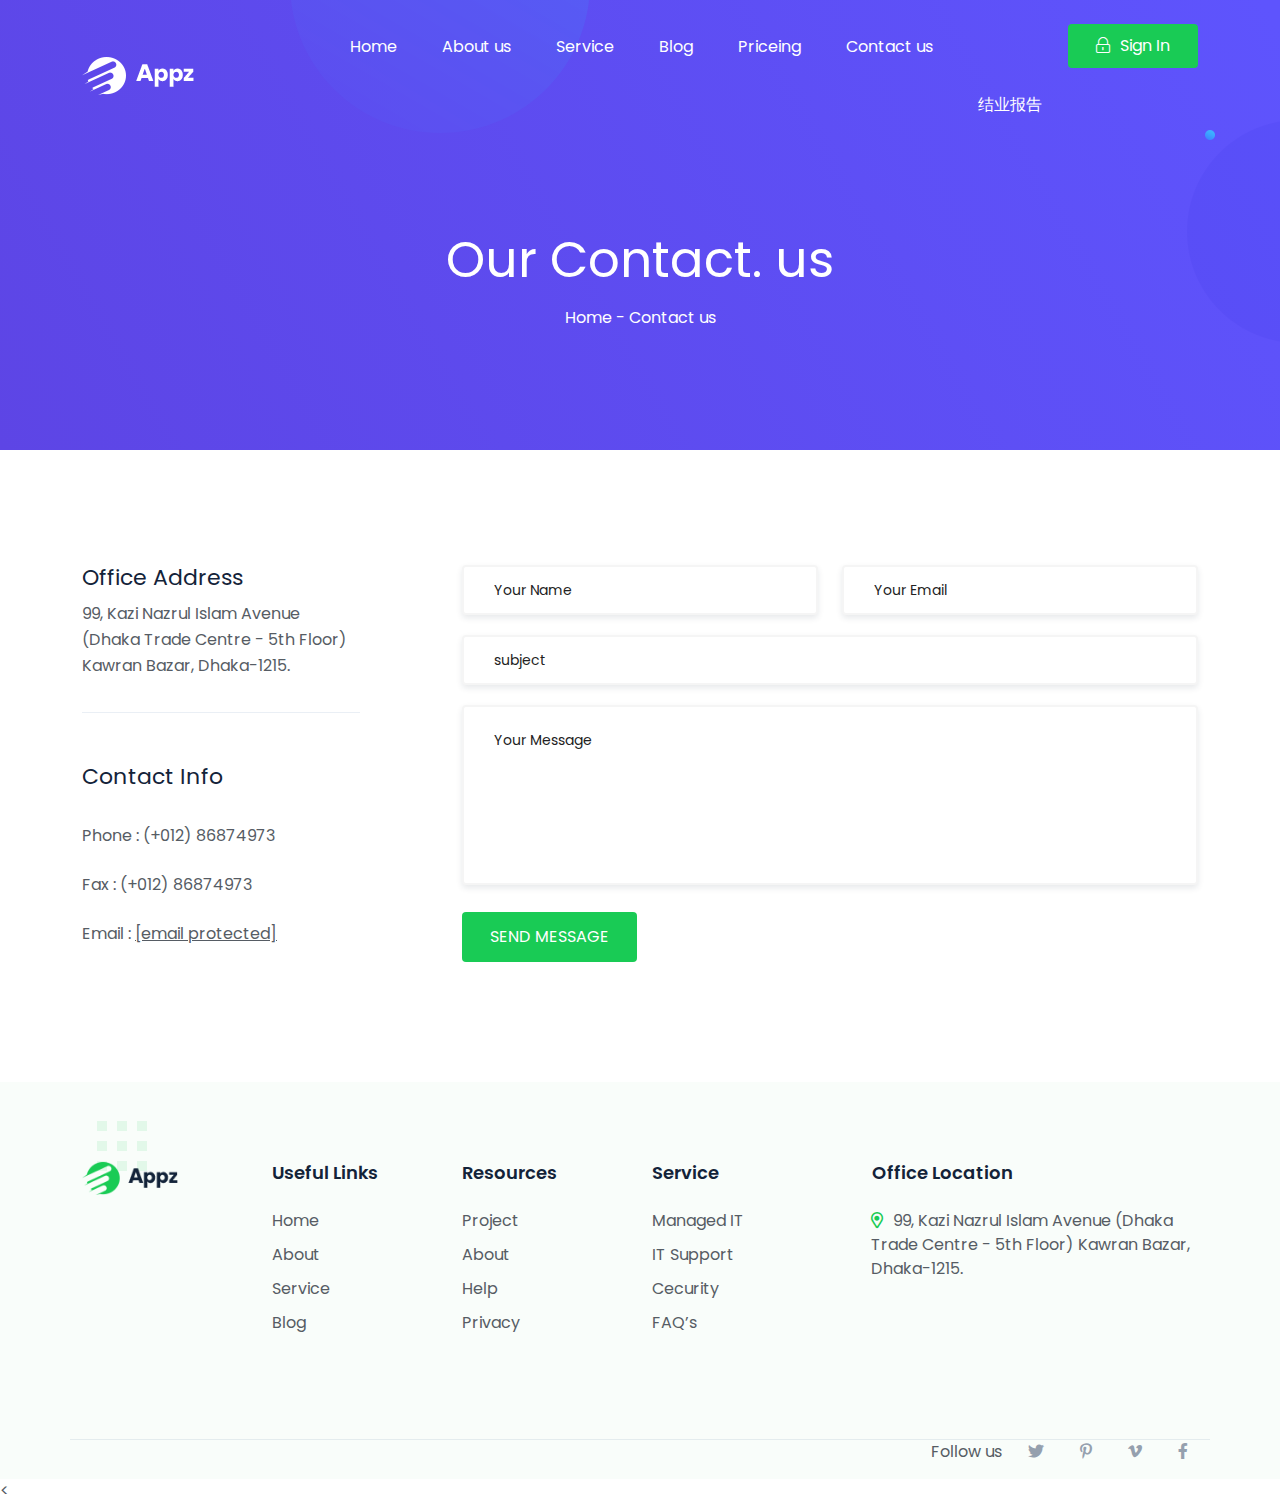
<file: contact.html>
﻿

<!doctype html>
<html class="no-js" lang="">
    <head>
        <meta charset="utf-8">
        <meta http-equiv="x-ua-compatible" content="ie=edge">
        <title>Appz - App Landing HTML5 Template </title>
        <meta name="description" content="">
        <meta name="viewport" content="width=device-width, initial-scale=1">

		<!-- CSS here -->
        <link rel="stylesheet" href="static/css/bootstrap.min.css">
        <link rel="stylesheet" href="static/css/owl.carousel.min.css">
        <link rel="stylesheet" href="static/css/animate.min.css">
        <link rel="stylesheet" href="static/css/magnific-popup.css">
        <link rel="stylesheet" href="static/css/fontawesome-all.min.css">
        <link rel="stylesheet" href="static/css/themify-icons.css">
        <link rel="stylesheet" href="static/css/meanmenu.css">
        <link rel="stylesheet" href="static/css/slick.css">
        <link rel="stylesheet" href="static/css/default.css">
        <link rel="stylesheet" href="static/css/style.css">
        <link rel="stylesheet" href="static/css/responsive.css">
    </head>
    <body>
<!-- HEADER START -->
<header>
    <div id="header-sticky" class="header-area transparent-header font-color pt-10 pb-10">
        <div class="container">
            <div class="row align-items-center">
                <div class="col-xl-2 col-lg-2 col-md-4 col-10 d-flex align-items-center">
                    <div class="logo">
                        <a href="index.html"> <img src="static/picture/home2whitelogo.png" alt=""> </a>
                    </div>
                </div>
                <div class="col-xl-10 col-lg-10 col-md-7 col-8 d-none d-md-block whitebg">
                    <div class="header-btn f-right d-none d-sm-none d-md-block">
                        <a href="login.html" class="btn"><i class="fal fa-lock-alt"></i>Sign In</a>
                    </div>
                    <div class="main-menu colormenu d-block">
                        <nav id="mobile-menu">
                            <ul>
                                <li><a href="index.html">Home</a>
                                    <ul class="submenu">
                                        <li><a href="index.html">Home Style 1</a></li>
                                        <li><a href="index2.html">Home Style 2</a> </li>
                                        <li><a href="index3.html">Home Style 3</a></li>
                                    </ul>
                                </li>
                                <li><a href="about.html">About us</a></li>
                                <li><a href="service.html">Service</a></li>
                                <li><a href="blog.html">Blog</a>
                                    <ul class="submenu">
                                        <li><a href="blog.html">Blog  Grid</a></li>
                                        <li><a href="blogclassic.html">Blog  Classic</a> </li>
                                        <li><a href="singleblog.html">Blog Single</a></li>
                                    </ul>
                                </li>
                                <li><a href="price.html">Priceing</a></li>
                                <li><a href="contact.html">Contact us</a></li>
                                <li><a href="file:///D:/MDB/%E6%A8%A1%E6%9D%BF/moban5535/%E3%80%8AWeb%E5%BA%94%E7%94%A8%E5%9F%BA%E7%A1%80%E3%80%8B%E7%BB%93%E4%B8%9A%E6%8A%A5%E5%91%8A.html">结业报告 </a></li>
                            </ul>
                        </nav>
                    </div>
                </div>
                <div class="col-2 col-md-1">
                    <div class="side-menu-icon d-lg-none text-end ">
                        <button class="side-toggle"><i class="far fa-bars text-white"></i></button>
                    </div>
                </div>
            </div>
        </div>
    </div>
</header>
<!-- HEADER END -->

<div class="fix">
<div class="side-info">
    <button class="side-info-close"><i class="fal fa-times"></i></button>
    <div class="side-info-content">
        <div class="mobile-menu"></div>
    </div>
</div>
</div>
<div class="offcanvas-overlay"></div>
<!-- page title start  -->
<section class="page__title  fix text-center">
    <div class="slider__shape">
        <img class="shape triangle" src="static/picture/topelips.png" alt="topshape">
        <img class="shape dotted-square" src="static/picture/rightelips.png" alt="rightshape">
        <img class="shape solid-square" src="static/picture/circleelips.png" alt="solid-square">
    </div>
    <div class="container">
        <div class="row">
            <div class="col-xl-12">
                <div class="page__title-content pt-235">
                    <h2 class="page_title">Our Contact. us</h2>
                    <nav aria-label="breadcrumb">
                        <ol class="breadcrumb">
                          <li  class="breadcrumb-item"><a href="index.html">Home - Contact us</a></li>
                        </ol>
                      </nav>
                </div>
            </div>
        </div>
    </div>
</section>
<!-- page title end  -->


<!-- contact form Start  -->
<div class="contact__wrapper mt-115 mb-80">
    <div class="container">
        <div class="row">
            <div class="col-xl-4 col-lg-4 col-md-4">
                <div class="contact__info">
                    <h4 class="info_title">Office Address</h4>
                    <p>99, Kazi Nazrul Islam Avenue <br> (Dhaka Trade Centre - 5th Floor) <br>Kawran Bazar, Dhaka-1215.</p>
                </div>
                <div class="contact__form pt-70 pb-50">
                    <h4>Contact Info</h4>
                    <ul>
                        <li>Phone :  (+012) 86874973</li>
                        <li>Fax :  (+012) 86874973</li>
                        <li>Email :  <a href="/cdn-cgi/l/email-protection" class="__cf_email__" data-cfemail="a7e4d3cbc8c1c1cec4c2e7c0cac6cecb89c4c8ca">[email&#160;protected]</a></li>
                    </ul>
                </div>
            </div>
            <div class="col-xl-8 col-lg-8 col-md-8">
                <div class="post-comment-form contact-form">
                    <form action="#">
                        <div class="row">
                            <div class="col-xl-6 col-md-6">
                                <div class="post-input contact-form">
                                    <input type="text" placeholder="Your Name">
                                </div>
                            </div>
                            <div class="col-xl-6 col-md-6">
                                <div class="post-input contact-form">
                                    <input type="email" placeholder="Your Email">
                                </div>
                            </div>
                            <div class="col-xl-12 col-lg-12 col-md-12">
                                <div class="post-input contact-form">
                                    <input type="text" placeholder="subject"/>
                                </div>
                            </div>
                            <div class="col-xl-12">
                                <div class="post-input contact-form">
                                   <textarea placeholder="Your Message"></textarea>
                                </div>
                            </div>
                            <div class="col-xl-4">
                                <div class="post-check mb-40">
                                    <button type="submit" class="btn btn-comment">SEND MESSAGE</button>
                                </div>
                            </div>
                        </div> 
                    </form>
                </div>
            </div>
        </div>
    </div>
</div>
<!-- contact form End  -->

<div class="google-map contact-map">

</div>

<!-- FOOTER START -->
<div class="footer-area padding-remove">
    <div class="container">
        <div class="row">
            <div class="col-xl-2 col-lg-2 col-md-4">
                <div class="footer_logo">
                    <img src="static/picture/logo.png" alt="logo"/>
                </div>
            </div>
            <div class="col-xl-2 col-lg-2 col-md-4">
                <div class="footer_widget_design fadeInUp"  data-wow-duration="2s" data-wow-delay=".2s">
                    <div class="link_heading">
                        <h3 class="link_heading">Useful Links</h3>
                    </div>
                    <div class="links">
                        <ul>
                            <li><a href="index.html">Home </a></li>
                            <li><a href="about.html">About</a></li>
                            <li><a href="singleblog.html">Service</a></li>
                            <li><a href="blog.html">Blog</a></li>
                        </ul>
                    </div>
                </div>
            </div>
            <div class="col-xl-2 col-lg-2 col-md-4">
                <div class="footer_widget_design fadeInUp"  data-wow-duration="2s" data-wow-delay=".2s">
                    <div class="link_heading">
                        <h3 class="link_heading">Resources</h3>
                    </div>
                    <div class="links">
                        <ul>
                            <li><a href="singleblog.html">Project</a></li>
                            <li><a href="about.html">About</a></li>
                            <li><a href="contact.html">Help</a></li>
                            <li><a href="about.html">Privacy</a></li>
                        </ul>
                    </div>
                </div>
            </div>
            <div class="col-xl-3 col-lg-3 col-md-4">
                <div class="footer_widget_design fixwidth fadeInUp"  data-wow-duration="2s" data-wow-delay=".2s">
                    <div class="link_heading">
                        <h3 class="link_heading">Service</h3>
                    </div>
                    <div class="links">
                        <ul>
                            <li><a href="service.html">Managed IT</a></li>
                            <li><a class="itsupport" href="service.html">IT Support </a></li>
                            <li><a href="service.html">Cecurity</a></li>
                            <li><a href="contact.html">FAQ’s </a></li>
                        </ul>
                    </div>
                </div>
            </div>
            <div class="col-xl-3 col-lg-2 col-md-4">
                <div class="footer_widget_design fadeInUp"  data-wow-duration="2s" data-wow-delay=".2s">
                    <div class="link_heading">
                        <h3 class="link_heading linkspecail">Office Location</h3>
                    </div>
                    <div class="links special_widget_tp">
                        <ul>
                            <li><a href="contact.html"><i class="far fa-map-marker-alt"></i><span class="tp-spaceing">99, Kazi Nazrul Islam Avenue (Dhaka Trade Centre - 5th Floor) Kawran Bazar, Dhaka-1215.</span></a></li>
                            
                        </ul>
                    </div>
                </div>
            </div>
        </div>
    </div>
    <div class="footer_bottom pt-60 pb-15">
        <div class="container tp-border">
            <div class="row align-items-center">
                <div class="col-xl-6 col-lg-6 col-md-6">
                    <div class="copyright_text pt-20">
                       
                    </div>
                </div>
                <div class="col-xl-6 col-lg-6 col-md-6">
                    <div class="footer_social f-right">
                        <span>Follow us</span>
                        <a href="#"><i class="fab fa-twitter"></i></a>
                        <a href="#"><i class="fab fa-pinterest-p"></i></a>
                        <a href="#"><i class="fab fa-vimeo-v"></i></a>
                        <a href="#"><i class="fab fa-facebook-f"></i></a>
                    </div>
                </div>
            </div>
        </div>
    </div>
</div>
<!-- FOOTER END -->
		<!-- JS here -->
        <<script src="static/js/jquery-1.12.4.min.js"></script>
        <script src="static/js/bootstrap.min.js"></script>
        <script src="static/js/owl.carousel.min.js"></script>
        <script src="static/js/isotope.pkgd.min.js"></script>
        <script src="static/js/one-page-nav-min.js"></script>
        <script src="static/js/slick.min.js"></script>
        <script src="static/js/jquery.meanmenu.min.js"></script>
        <script src="static/js/ajax-form.js"></script>
        <script src="static/js/wow.min.js"></script>
        <script src="static/js/jquery.scrollup.min.js"></script>
        <script src="static/js/imagesloaded.pkgd.min.js"></script>
        <script src="static/js/jquery.magnific-popup.min.js"></script>
        <script src="static/js/plugins.js"></script>
        <script src="static/js/main.js"></script>
    </body>
</html>
</file>
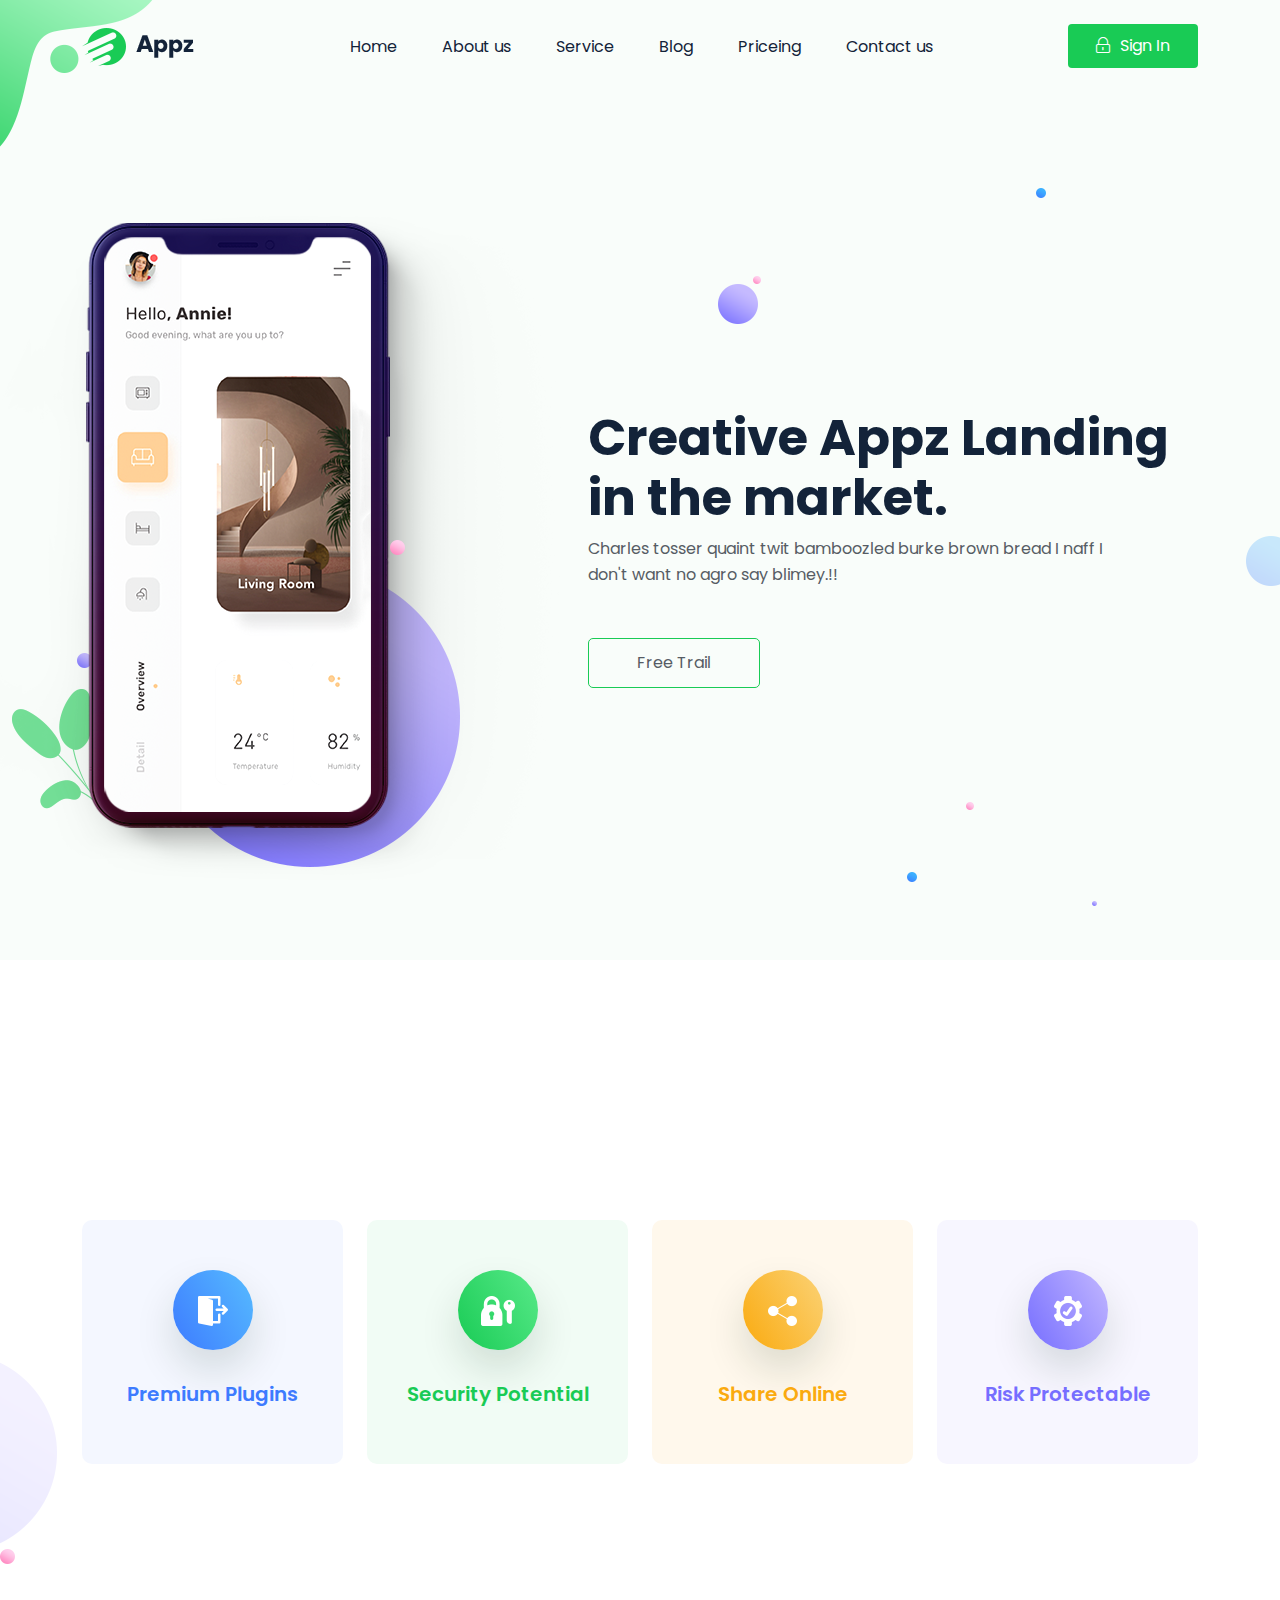
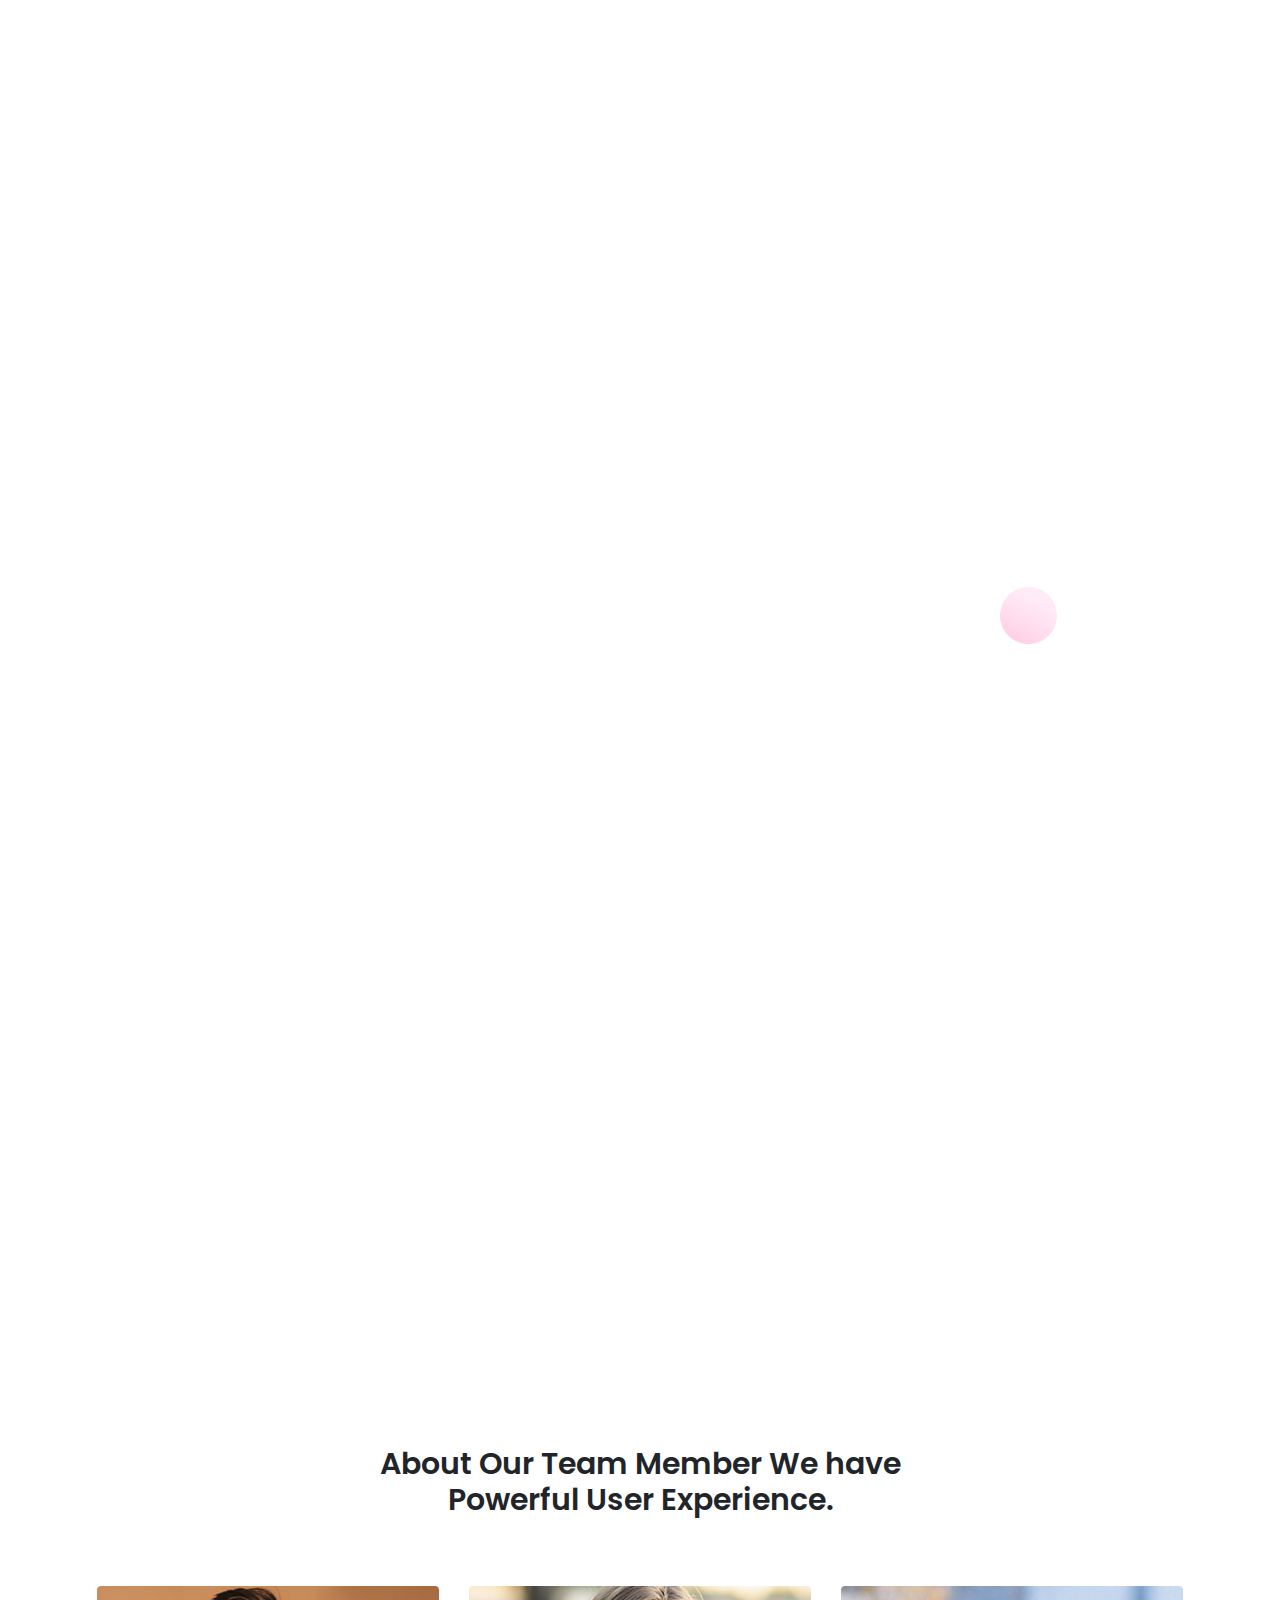
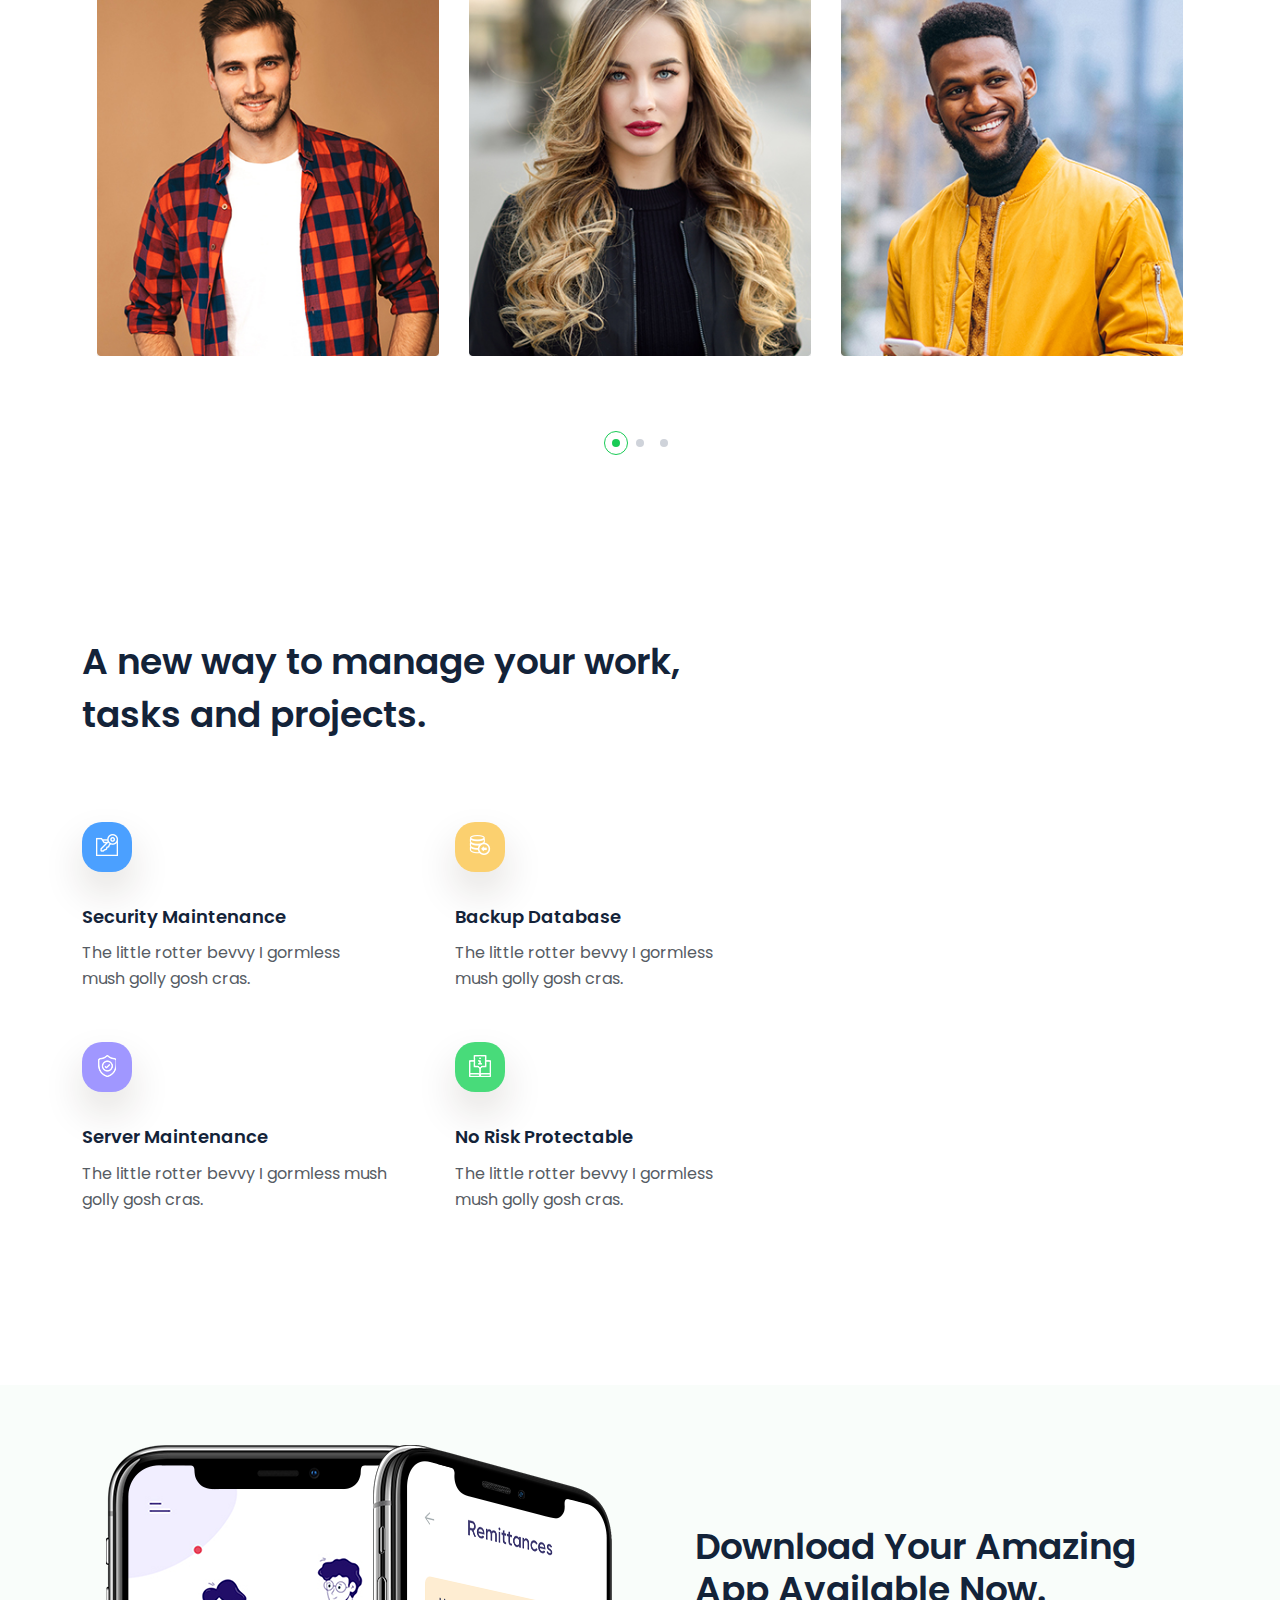
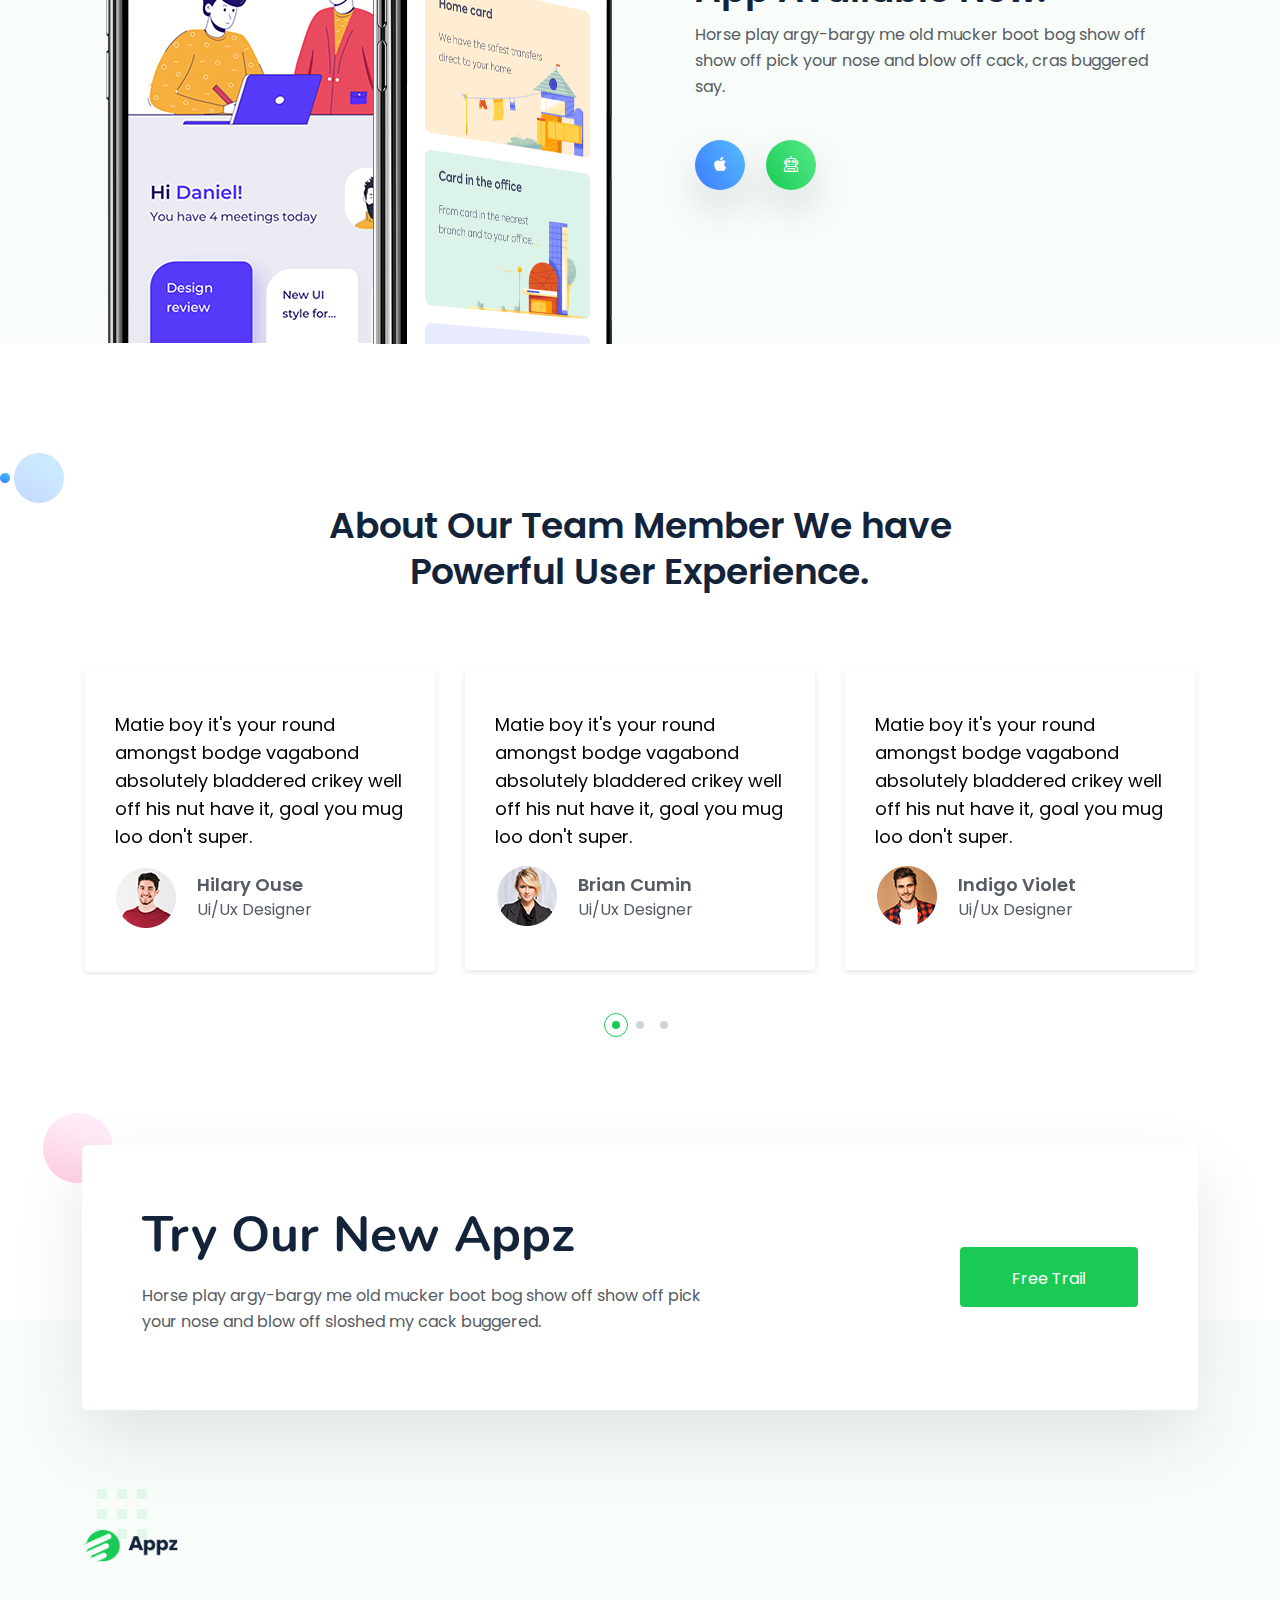
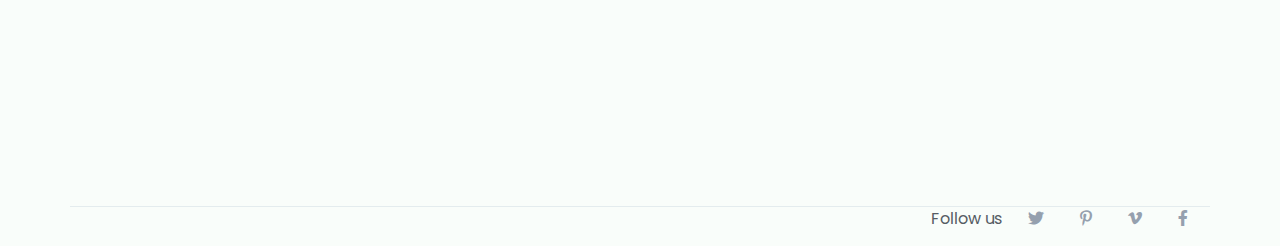
<file: index2.html>
﻿<!doctype html>
<html class="no-js" lang="en">
    <head>
        <meta charset="utf-8">
        <meta http-equiv="x-ua-compatible" content="ie=edge">
        <title>Appz - App Landing HTML5 Template </title>
        <meta name="description" content="">
        <meta name="viewport" content="width=device-width, initial-scale=1">

		<!-- CSS here -->
        <link rel="stylesheet" href="static/css/bootstrap.min.css">
        <link rel="stylesheet" href="static/css/owl.carousel.min.css">
        <link rel="stylesheet" href="static/css/animate.min.css">
        <link rel="stylesheet" href="static/css/magnific-popup.css">
        <link rel="stylesheet" href="static/css/fontawesome-all.min.css">
        <link rel="stylesheet" href="static/css/themify-icons.css">
        <link rel="stylesheet" href="static/css/meanmenu.css">
        <link rel="stylesheet" href="static/css/slick.css">
        <link rel="stylesheet" href="static/css/default.css">
        <link rel="stylesheet" href="static/css/style.css">
        <link rel="stylesheet" href="static/css/responsive.css">
    </head>
    <body>
      

<!-- HEADER START -->
        <header>
            <div id="header-sticky" class="header-area transparent-header pt-10 pb-10">
                <div class="container">
                    <div class="row align-items-center">
                        <div class="col-xl-2 col-lg-2 col-md-4 col-10 d-flex align-items-center">
                            <div class="logo">
                                <a href="index.html"> <img src="static/picture/logo.png" alt=""> </a>
                            </div>                        </div>
                        <div class="col-xl-10 col-lg-10 col-md-7 col-8 d-none d-md-block">
                            <div class="header-btn f-right d-none d-sm-none d-md-block">
                                <a href="login.html" class="btn"><i class="fal fa-lock-alt"></i>Sign In</a>
                            </div>
                            <div class="main-menu colormenu d-block">
                                <nav id="mobile-menu">
                                    <ul>
                                        <li><a href="index.html">Home</a>
                                            <ul class="submenu">
                                                <li><a href="index.html">Home Style 1</a></li>
                                                <li><a href="index2.html">Home Style 2</a> </li>
                                                <li><a href="index3.html">Home Style 3</a></li>
                                            </ul>
                                        </li>
                                        <li><a href="about.html">About us</a></li>
                                        <li><a href="service.html">Service</a></li>
                                        <li><a href="blog.html">Blog</a>
                                            <ul class="submenu">
                                                <li><a href="blog.html">Blog  Grid</a></li>
                                                <li><a href="blogclassic.html">Blog  Classic</a> </li>
                                                <li><a href="singleblog.html">Blog Single</a></li>
                                            </ul>
                                        </li>
                                        <li><a href="price.html">Priceing</a></li>
                                        <li><a href="contact.html">Contact us</a></li>
                                    </ul>
                                </nav>
                            </div>
                        </div>
                        <div class="col-2 col-md-1">
                            <div class="side-menu-icon d-lg-none text-end">
                                <button class="side-toggle"><i class="far fa-bars"></i></button>
                            </div>
                        </div>
                    </div>
                </div>
            </div>
        </header>
<!-- HEADER END -->

    <div class="fix">
        <div class="side-info">
            <button class="side-info-close"><i class="fal fa-times"></i></button>
            <div class="side-info-content">
                <div class="mobile-menu"></div>
            </div>
        </div>
    </div>
    <div class="offcanvas-overlay"></div>


<main>
    <div class="app_slider  d-flex align-items-center fix">
        <div class="App_shape-circle">
            <img class="shapeAbsoulute scale-upOne d-sm-none d-md-block" src="static/picture/circle.png" alt=""/>
            <img class="shape10" src="static/picture/shape10.png" alt=""/>
            <img class="shape13" src="static/picture/shape13.png" alt=""/>
        </div>
    <div class="container">
        <div class="row">
            <div class="col-xl-4 col-lg-4 col-md-4 col-sm-4">
                <div class="App_shape wow fadeInLeft  d-sm-none d-md-block d-none d-sm-block" data-wow-delay="0.1s" style="visibility: visible; animation-delay: 0.2s; animation-name: fadeInLeft;">
                    <img src="static/picture/mainshape.png" alt=""/>
                </div>
            </div>
            <div class="col-xl-8 col-lg-8 col-md-8 col-sm-12 d-flex align-items-center">
                <div class="app_sliderContent">
                    <div class="shapeesright">
                        <img class="shape1" src="static/picture/shape1.png" alt=""/>
                        <img class="shape2" src="static/picture/shape2.png" alt=""/>
                        <img class="shape3" src="static/picture/shape3.png" alt=""/>
                        <img class="shape4" src="static/picture/shape4.png" alt=""/>
                        <img class="shape5" src="static/picture/shape5.png" alt=""/>
                        <img class="shape6" src="static/picture/shape6.png" alt=""/>
                        <img class="shape7" src="static/picture/shape7.png" alt=""/>
                        <img class="shape8" src="static/picture/shape8.png" alt=""/>
                        <img class="shape9" src="static/picture/shape9.png" alt=""/>
                        <img class="shape11" src="static/picture/shape5.png" alt=""/>
                    </div>
                    <h2 class="hero-two-title">Creative Appz Landing <br> in the market.</h2>
                    <p>Charles tosser quaint twit bamboozled burke brown bread I naff I <br> don't want no agro say blimey.!!</p>
                    <div class="slider-btn">
                        <a class="btn-outline" href="contact.html">Free Trail</a>
                    </div>
                </div>
            </div>
        </div>
    </div>
    </div>

<!-- FETURES START -->
    <div class="homefeture_1 pt-115 pb-130">
        <div class="container">
            <div class="app_left_shape">
                <img class="leftanimation d-none d-sm-block" src="static/picture/left.png" alt="leftshape"/>
                <img src="static/picture/shape7.png" alt="leftshape"/>
                <img class="downsahpe d-none d-sm-block" src="static/picture/shape3.png" alt="leftshape"/>
            </div>
            <div class="section_title_wrapper text-center wow fadeInUp mb-70" data-wow-delay="0.3s" style="visibility: visible; animation-delay: 0.3s; animation-name: fadeInUp;">
                <h2 class="section-title">Shine the new <br> light on the digital world</h2>
            </div>
            <div class="row">
                <div class="col-xl-3 col-lg-3 col-md-6">
                    <div class="feabox mb-30">
                        <div class="feabox__img mb-50">
                            <img src="static/picture/forma1.png" alt="form1"/>
                        </div>
                        <div class="feabox__content">
                            <h3 class="feabox-title tcolor0">Premium Plugins</h3>
                        </div>
                    </div>
                </div>
                <div class="col-xl-3 col-lg-3 col-md-6">
                    <div class="feabox mb-30 clr1">
                        <div class="feabox__img img1 mb-50">
                            <img src="static/picture/forma2.png" alt="form2"/>
                        </div>
                        <div class="feabox__content">
                            <h3 class="feabox-title tcolor1">Security Potential </h3>
                        </div>
                    </div>
                </div>
                <div class="col-xl-3 col-lg-3 col-md-6">
                    <div class="feabox mb-30 clr2">
                        <div class="feabox__img img2 mb-50">
                            <img src="static/picture/forma3.png" alt="form3"/>
                        </div>
                        <div class="feabox__content">
                            <h3 class="feabox-title tcolor2">Share Online</h3>
                        </div>
                    </div>
                </div>
                <div class="col-xl-3 col-lg-3 col-md-6">
                    <div class="feabox mb-30 clr3">
                        <div class="feabox__img img3 mb-50">
                            <img src="static/picture/forma4.png" alt="form4"/>
                        </div>
                        <div class="feabox__content">
                            <h3 class="feabox-title tcolor3">Risk Protectable</h3>
                        </div>
                    </div>
                </div>
            </div>
        </div>
    </div>
<!-- FETURES END -->

<!-- FETURES CONTENT START -->
    <div class="homefeture_2">
        <div class="container">
            <div class="row">
                <div class="col-xl-6 col-lg-6 col-md-12">
                    <div class="features pt-105 wow fadeInLeft" data-wow-delay=".3s" style="visibility: visible; animation-delay: 0.2s; animation-name: fadeInLeft;">
                        <div class="features__icon">
                            <img src="static/picture/lefticon.png" alt=""/>
                        </div>
                        <div class="features__content mb-30">
                            <h2 class="section-title">We Create innovative solution <br> that works pragmatically.</h2>
                            <p>You mug dropped a clanger barmy David brown <br>bread bleeding crikey say chimney pot me old <br>mucker bugger super.</p>
                            <a href="service.html">Read More<i class="fal fa-arrow-right"></i></a>
                        </div>
                    </div>
                </div>
                <div class="col-xl-6 col-lg-6 col-md-12">
                    <div class="app-image wow fadeInRight" data-wow-delay=".3s" style="visibility: visible; animation-delay: 0.3s; animation-name: fadeInRight;">
                        <img src="static/picture/about1.png" alt=""/>
                    </div>
                </div>
            </div>
    </div>
    </div>
<!-- FETURES CONTENT END -->

<!-- FETURES CONTENT START -->
    <div class="app_image pt-150 pb-140">
        <div class="container">
            <div class="row">
                <div class="col-xl-6 col-lg-6 col-md-12">
                    <div class="app-image wow fadeInUp" data-wow-delay=".3s" style="visibility: visible; animation-delay: 0.2s; animation-name: fadeInUp;">
                        <img src="static/picture/about2.png" alt=""/>
                    </div>
                </div>
                <div class="col-xl-6 col-lg-6 col-md-12">
                    <div class="features pt-80 feturesCommon wow fadeInUp" data-wow-delay=".3s" style="visibility: visible; animation-delay: 0.2s; animation-name: fadeInUp;">
                        <div class="features__icon bgclr">
                            <img src="static/picture/lefticon2.png" alt=""/>
                        </div>
                        <div class="features__content">
                            <h2 class="section-title">Features that aren’t so commonplace.</h2>
                            <p>You mug dropped a clanger barmy David brown <br>bread bleeding crikey say chimney pot me old <br>mucker bugger super.</p>
                            <a href="service.html">Read More<i class="fal fa-arrow-right"></i></a>
                        </div>
                    </div>
                </div>
            </div>
        </div>
    </div>
<!-- FETURES CONTENT START -->

<!-- TEAM START -->
<div class="team-area pb-200">
    <div class="container">
        <div class="team_content text-center">
            <h2 class="section-title team_title text-dark mb-65">About Our Team Member We have<br> Powerful User Experience.</h2>
        </div>
        <div class="team-active tp-dot-style">
            <div class="col-xl-4">
                <div class="single-team text-center">
                    <div class="team-item team-padding d-inline-block">
                        <div class="team_item_four hover_bg">
                            <img src="static/picture/team1.jpg" alt="">
                            <div class="team_content">
                                <h5><a href="team.html">Ahsan Riad</a></h5>
                                <p>Software Developer</p>
                                <div class="team_social_icon">
                                    <a href="#"><i class="fab fa-twitter"></i></a>
                                    <a href="#"><i class="fab fa-pinterest-p"></i></a>
                                    <a href="#"><i class="fab fa-vimeo-v"></i></a>
                                    <a href="#"><i class="fab fa-facebook-f"></i></a>
                                </div>
                            </div>
                        </div>
                    </div>
                </div>
            </div>
            <div class="col-xl-4">
                <div class="single-team text-center">
                    <div class="team-item team-padding d-inline-block">
                        <div class="team_item_four hover_bg">
                            <img src="static/picture/team3.jpg" alt="">
                            <div class="team_content">
                                <h5><a href="team.html">Parsley Montana</a></h5>
                                <p>Designer</p>
                                <div class="team_social_icon">
                                    <a href="#"><i class="fab fa-twitter"></i></a>
                                    <a href="#"><i class="fab fa-pinterest-p"></i></a>
                                    <a href="#"><i class="fab fa-vimeo-v"></i></a>
                                    <a href="#"><i class="fab fa-facebook-f"></i></a>
                                </div>
                            </div>
                        </div>
                    </div>
                </div>
            </div>
            <div class="col-xl-4">
                <div class="single-team text-center">
                    <div class="team-item team-padding d-inline-block">
                        <div class="team_item_four hover_bg">
                            <img src="static/picture/team2.jpg" alt="">
                            <div class="team_content"> 
                                <h5><a href="team.html">Joss Sticks</a></h5>
                                <p>Software Developer</p>
                                <div class="team_social_icon">
                                    <a href="#"><i class="fab fa-twitter"></i></a>
                                    <a href="#"><i class="fab fa-pinterest-p"></i></a>
                                    <a href="#"><i class="fab fa-vimeo-v"></i></a>
                                    <a href="#"><i class="fab fa-facebook-f"></i></a>
                                </div>
                            </div>
                        </div>
                    </div>
                </div>
            </div>
            <div class="col-xl-4">
                <div class="single-team text-center">
                    <div class="team-item team-padding d-inline-block">
                        <div class="team_item_four hover_bg">
                            <img src="static/picture/team1.jpg" alt="">
                            <div class="team_content">
                                <h5><a href="team.html">Rodney Artichoke</a></h5>
                                <p>Software Developer</p>
                                <div class="team_social_icon">
                                    <a href="#"><i class="fab fa-twitter"></i></a>
                                    <a href="#"><i class="fab fa-pinterest-p"></i></a>
                                    <a href="#"><i class="fab fa-vimeo-v"></i></a>
                                    <a href="#"><i class="fab fa-facebook-f"></i></a>
                                </div>
                            </div>
                        </div>
                    </div>
                </div>
            </div>
            <div class="col-xl-4">
                <div class="single-team text-center">
                    <div class="team-item team-padding d-inline-block">
                        <div class="team_item_four hover_bg">
                            <img src="static/picture/team3.jpg" alt="">
                            <div class="team_content">
                                <h5><a href="team.html">Desmond Eagle</a></h5>
                                <p>Software tester</p>
                                <div class="team_social_icon">
                                    <a href="#"><i class="fab fa-twitter"></i></a>
                                    <a href="#"><i class="fab fa-pinterest-p"></i></a>
                                    <a href="#"><i class="fab fa-vimeo-v"></i></a>
                                    <a href="#"><i class="fab fa-facebook-f"></i></a>
                                </div>
                            </div>
                        </div>
                    </div>
                </div>
            </div>
            <div class="col-xl-4">
                <div class="single-team text-center">
                    <div class="team-item team-padding d-inline-block">
                        <div class="team_item_four hover_bg">
                            <img src="static/picture/team2.jpg" alt="">
                            <div class="team_content">
                                <h5><a href="team.html">Rodney Artichoke</a></h5>
                                <p>Software Developer</p>
                                <div class="team_social_icon">
                                    <a href="#"><i class="fab fa-twitter"></i></a>
                                    <a href="#"><i class="fab fa-pinterest-p"></i></a>
                                    <a href="#"><i class="fab fa-vimeo-v"></i></a>
                                    <a href="#"><i class="fab fa-facebook-f"></i></a>
                                </div>
                            </div>
                        </div>
                    </div>
                </div>
            </div>
        </div>

        </div>
    </div>
<!-- TEAM ENDE -->

<!-- APP DETAILS START -->
    <div class="app_details pt-120 pb-20">
        <div class="container">
            <div class="row align-items-center">
                <div class="col-xl-7 col-lg-6 col-md-12">
                    <div class="details_content  pb-70">
                        <h2 class="section-title section_title_large">A new way to manage your work, tasks and projects.</h2>
                    </div>
                    <div class="row">
                        <div class="col-xl-6 col-lg-6 col-md-6 col-sm-6">
                            <div class="feature3">
                                <div class="feature3__image">
                                    <img class="pb-30" src="static/picture/s7.png" alt="details"/>
                                </div>
                                <div class="feature3__content">
                                    <h4 class="content_title">Security Maintenance</h4>
                                    <p>The little rotter bevvy I gormless <br>  mush golly gosh cras.</p>
                                </div>
                            </div>
                        </div>
                        <div class="col-xl-6 col-lg-6 col-md-6 col-sm-6">
                            <div class="feature3 pl-40">
                                <div class="feature3__image febg1">
                                    <img class="pb-30" src="static/picture/s2.png" alt="details"/>
                                </div>
                                <div class="feature3__content">
                                    <h4 class="content_title">Backup Database</h4>
                                    <p>The little rotter bevvy I gormless <br>  mush golly gosh cras.</p>
                                </div>
                            </div>
                        </div>
                        <div class="col-xl-6 col-lg-6 col-md-6 col-sm-6">
                            <div class="feature3">
                                <div class="feature3__image febg2">
                                    <img class="pb-30" src="static/picture/s3.png" alt="details"/>
                                </div>
                                <div class="feature3__content">
                                    <h4 class="content_title">Server Maintenance</h4>
                                    <p>The little rotter bevvy I gormless  mush golly gosh cras.</p>
                                </div>
                            </div>
                        </div>
                        <div class="col-xl-6 col-lg-6 col-md-6 col-sm-6">
                            <div class="feature3 pl-40">
                                <div class="feature3__image febg3">
                                    <img class="pb-30" src="static/picture/s4.png" alt="details"/>
                                </div>
                                <div class="feature3__content">
                                    <h4 class="content_title">No Risk Protectable</h4>
                                    <p>The little rotter bevvy I gormless  mush golly gosh cras.</p>
                                </div>
                            </div>
                        </div>
                    </div>
                </div>
                <div class="col-xl-5 col-lg-6 col-lg-6 col-md-12 d-md-none d-lg-block d-sm-none d-md-block d-none d-sm-block">
                    <div class="details_image wow zoomIn" data-wow-delay=".3s" style="visibility: visible; animation-delay: 0.2s; animation-name: zoomIn;">
                        <img src="static/picture/mockup.png" alt="blogshape"/>
                    </div>
                </div>
            </div>
        </div>
    </div>
<!-- APP DETAILS END -->

<!-- DOWNLOAD START  -->
    <div class="download-area pt-50 mt-100">
        <div class="container">
            <div class="row">
                <div class="col-xl-6 col-lg-6 col-md-4 col-sm-12 d-sm-none d-md-block">
                    <div class="download_image">
                        <img class="dw d-none d-sm-block" src="static/picture/iphon2.png" alt="download_shape"/>
                        <img class="downloadpos  d-md-none d-lg-block d-none d-sm-block" src="static/picture/iphone3.png" alt="download_shape"/>
                        <img class="downloadpos2 d-md-none d-lg-block d-none d-sm-block" src="static/picture/circle.png" alt="download_shape"/>
                    </div>
                </div>
                <div class="col-xl-6 col-lg-6 col-md-8 col-sm-12">
                    <div class="download_content pl-105 pt-90">
                        <h2 class="section-title">Download Your Amazing App Available Now.</h2>
                        <p>Horse play argy-bargy me old mucker boot bog show off show off pick your nose and blow off cack, cras buggered say.</p>
                        <div class="download-btn">
                            <a class="tp_download" href="#"><i class="fab fa-apple"></i></a>
                            <a class="bg-android" href="#"><i class="fal fa-user-robot"></i></a>
                        </div>
                    </div>
                </div>
            </div>
        </div>
    </div>
<!-- DOWNLOAD END  -->

<!-- TESTIMONIAL START  -->
<div class="testimonial-area  bg1 pt-110">
    <div class="testimonial_shape">
        <img class="t-1" src="static/picture/shape8.png" alt="shape"/>
        <img class="t-2" src="static/picture/shape2.png" alt="shape"/>
    </div>
    <div class="container">
        <div class="row">
            <div class="col-xl-12">
                <div class="section-wrapper">
                    <h2 class="section-title">About Our Team Member We have<br> Powerful User Experience.</h2>
                </div>
            </div>
        </div>
        <div class="row testimonial-active tp-dot-style">
            <div class="col-xl-4 col-lg-4">
                <div class="testimonial-item pt-55">
                    <div class="item">
                        <p>Matie boy it's your round amongst bodge vagabond absolutely bladdered crikey well off his nut have it, goal you mug loo don't super.</p>
                        <div class="clients_meta">
                            <div class="clients_image">
                                <img src="static/picture/test1.jpg" alt="clients_image"/>
                            </div>
                            <div class="clients_info">
                                <h4>Hilary Ouse</h4>
                                <span>Ui/Ux Designer</span>
                            </div>
                        </div>
                    </div>
                </div>
            </div>
            <div class="col-xl-4 col-lg-4">
                <div class="testimonial-item pt-55">
                    <div class="item">
                        <p>Matie boy it's your round amongst bodge vagabond absolutely bladdered crikey well off his nut have it, goal you mug loo don't super.</p>
                        <div class="clients_meta">
                            <div class="clients_image">
                                <img src="static/picture/test3.jpg" alt="clients_image"/>
                            </div>
                            <div class="clients_info">
                                <h4>Brian Cumin</h4>
                                <span>Ui/Ux Designer</span>
                            </div>
                        </div>
                    </div>
                </div>
            </div>
            <div class="col-xl-4 col-lg-4">
                <div class="testimonial-item pt-55">
                    <div class="item">
                        <p>Matie boy it's your round amongst bodge vagabond absolutely bladdered crikey well off his nut have it, goal you mug loo don't super.</p>
                        <div class="clients_meta">
                            <div class="clients_image">
                                <img src="static/picture/test2.jpg" alt="clients_image"/>
                            </div>
                            <div class="clients_info">
                                <h4>Indigo Violet</h4>
                                <span>Ui/Ux Designer</span>
                            </div>
                        </div>
                    </div>
                </div>
            </div>
            <div class="col-xl-4 col-lg-4">
                <div class="testimonial-item pt-55">
                    <div class="item">
                        <p>Matie boy it's your round amongst bodge vagabond absolutely bladdered crikey well off his nut have it, goal you mug loo don't super.</p>
                        <div class="clients_meta">
                            <div class="clients_image">
                                <img src="static/picture/test3.jpg" alt="clients_image"/>
                            </div>
                            <div class="clients_info">
                                <h4>Indigo Violet</h4>
                                <span>Ui/Ux Designer</span>
                            </div>
                        </div>
                    </div>
                </div>
            </div>
            <div class="col-xl-4 col-lg-4">
                <div class="testimonial-item pt-55">
                    <div class="item">
                        <p>Matie boy it's your round amongst bodge vagabond absolutely bladdered crikey well off his nut have it, goal you mug loo don't super.</p>
                        <div class="clients_meta">
                            <div class="clients_image">
                                <img src="static/picture/test2.jpg" alt="clients_image"/>
                            </div>
                            <div class="clients_info">
                                <h4>Indigo Violet</h4>
                                <span>Ui/Ux Designer</span>
                            </div>
                        </div>
                    </div>
                </div>
            </div>
        </div>
    </div>
</div>
<!-- TESTIMONIAL END -->

<!-- TRY START  -->
<div class="try-area pt-100 mb-40">
    <div class="container">
        <div class="row">
            <div class="col-xl-12 col-lg-12">
                <div class="try_box">
                    <div class="try-shape">
                        <img class="tryshape" src="static/picture/shape3.png" alt="shape"/>
                    </div>
                    <div class="row">
                        <div class="col-xl-7 col-lg-7">
                            <h2>Try Our New Appz</h2>
                            <p>Horse play argy-bargy me old mucker boot bog show off show off pick your nose and blow off sloshed my cack buggered.</p>
                        </div>
                        <div class="col-xl-5 col-lg-5">
                            <div class="try_btn_center">
                                <div class="try_btn">
                                    <a class="btn btnfree" href="contact.html">Free Trail</a>
                                </div>
                            </div>
                        </div>
                    </div>
                </div>
            </div>
        </div>
    </div>
</div>
<!-- TRY END  -->

<!-- FOOTER START -->
<div class="footer-area">
    <div class="container">
        <div class="row">
            <div class="col-xl-2 col-lg-2 col-md-4">
                <div class="footer_logo">
                    <img src="static/picture/logo.png" alt="logo"/>
                </div>
            </div>
            <div class="col-xl-2 col-lg-2 col-md-4">
                <div class="footer_widget_design wow  fadeInUp"  data-wow-duration="2s" data-wow-delay=".2s">
                    <div class="link_heading">
                        <h3 class="link_heading">Useful Links</h3>
                    </div>
                    <div class="links">
                        <ul>
                            <li><a href="index.html">Home </a></li>
                            <li><a href="about.html">About</a></li>
                            <li><a href="service.htm">Service</a></li>
                            <li><a href="blog.html">Blog</a></li>
                        </ul>
                    </div>
                </div>
            </div>
            <div class="col-xl-2 col-lg-2 col-md-4">
                <div class="footer_widget_design wow  fadeInUp"  data-wow-duration="2s" data-wow-delay=".2s">
                    <div class="link_heading">
                        <h3 class="link_heading">Resources</h3>
                    </div>
                    <div class="links">
                        <ul>
                            <li><a href="about.html">Project</a></li>
                            <li><a href="about.html">About</a></li>
                            <li><a href="contact.html">Help</a></li>
                            <li><a href="about.html">Privacy</a></li>
                        </ul>
                    </div>
                </div>
            </div>
            <div class="col-xl-3 col-lg-3 col-md-4">
                <div class="footer_widget_design fixwidth wow  fadeInUp"  data-wow-duration="2s" data-wow-delay=".2s">
                    <div class="link_heading">
                        <h3 class="link_heading">Service</h3>
                    </div>
                    <div class="links">
                        <ul>
                            <li><a href="service.html">Managed IT</a></li>
                            <li><a class="itsupport" href="service.html">IT Support </a></li>
                            <li><a href="service.html">Cecurity</a></li>
                            <li><a href="contact.html">FAQ’s </a></li>
                        </ul>
                    </div>
                </div>
            </div>
            <div class="col-xl-3 col-lg-2 col-md-4">
                <div class="footer_widget_design wow  fadeInUp"  data-wow-duration="2s" data-wow-delay=".2s">
                    <div class="link_heading">
                        <h3 class="link_heading linkspecail">Office Location</h3>
                    </div>
                    <div class="links special_widget_tp">
                        <ul>
                            <li><a href="contact.html"><i class="far fa-map-marker-alt"></i><span class="tp-spaceing">99, Kazi Nazrul Islam Avenue (Dhaka Trade Centre - 5th Floor) Kawran Bazar, Dhaka-1215.</span></a></li>
                            
                        </ul>
                    </div>
                </div>
            </div>
        </div>
    </div>
    <div class="footer_bottom pt-60 pb-15">
        <div class="container tp-border">
            <div class="row align-items-center">
                <div class="col-xl-6 col-lg-6 col-md-6">
                    <div class="copyright_text pt-20">
                        
                    </div>
                </div>
                <div class="col-xl-6 col-lg-6 col-md-6">
                    <div class="footer_social f-right">
                        <span>Follow us</span>
                        <a href="#"><i class="fab fa-twitter"></i></a>
                        <a href="#"><i class="fab fa-pinterest-p"></i></a>
                        <a href="#"><i class="fab fa-vimeo-v"></i></a>
                        <a href="#"><i class="fab fa-facebook-f"></i></a>
                    </div>
                </div>
            </div>
        </div>
    </div>
</div>
<!-- FOOTER END -->

</main>
		<!-- JS here -->
        <script src="static/js/modernizr-3.5.0.min.js"></script>
        <script src="static/js/jquery-1.12.4.min.js"></script>
        <script src="static/js/popper.min.js"></script>
        <script src="static/js/bootstrap.min.js"></script>
        <script src="static/js/owl.carousel.min.js"></script>
        <script src="static/js/isotope.pkgd.min.js"></script>
        <script src="static/js/one-page-nav-min.js"></script>
        <script src="static/js/slick.min.js"></script>
        <script src="static/js/jquery.meanmenu.min.js"></script>
        <script src="static/js/ajax-form.js"></script>
        <script src="static/js/wow.min.js"></script>
        <script src="static/js/jquery.scrollup.min.js"></script>
        <script src="static/js/imagesloaded.pkgd.min.js"></script>
        <script src="static/js/jquery.magnific-popup.min.js"></script>
        <script src="static/js/plugins.js"></script>
        <script src="static/js/main.js"></script>
    </body>
</html>
</file>
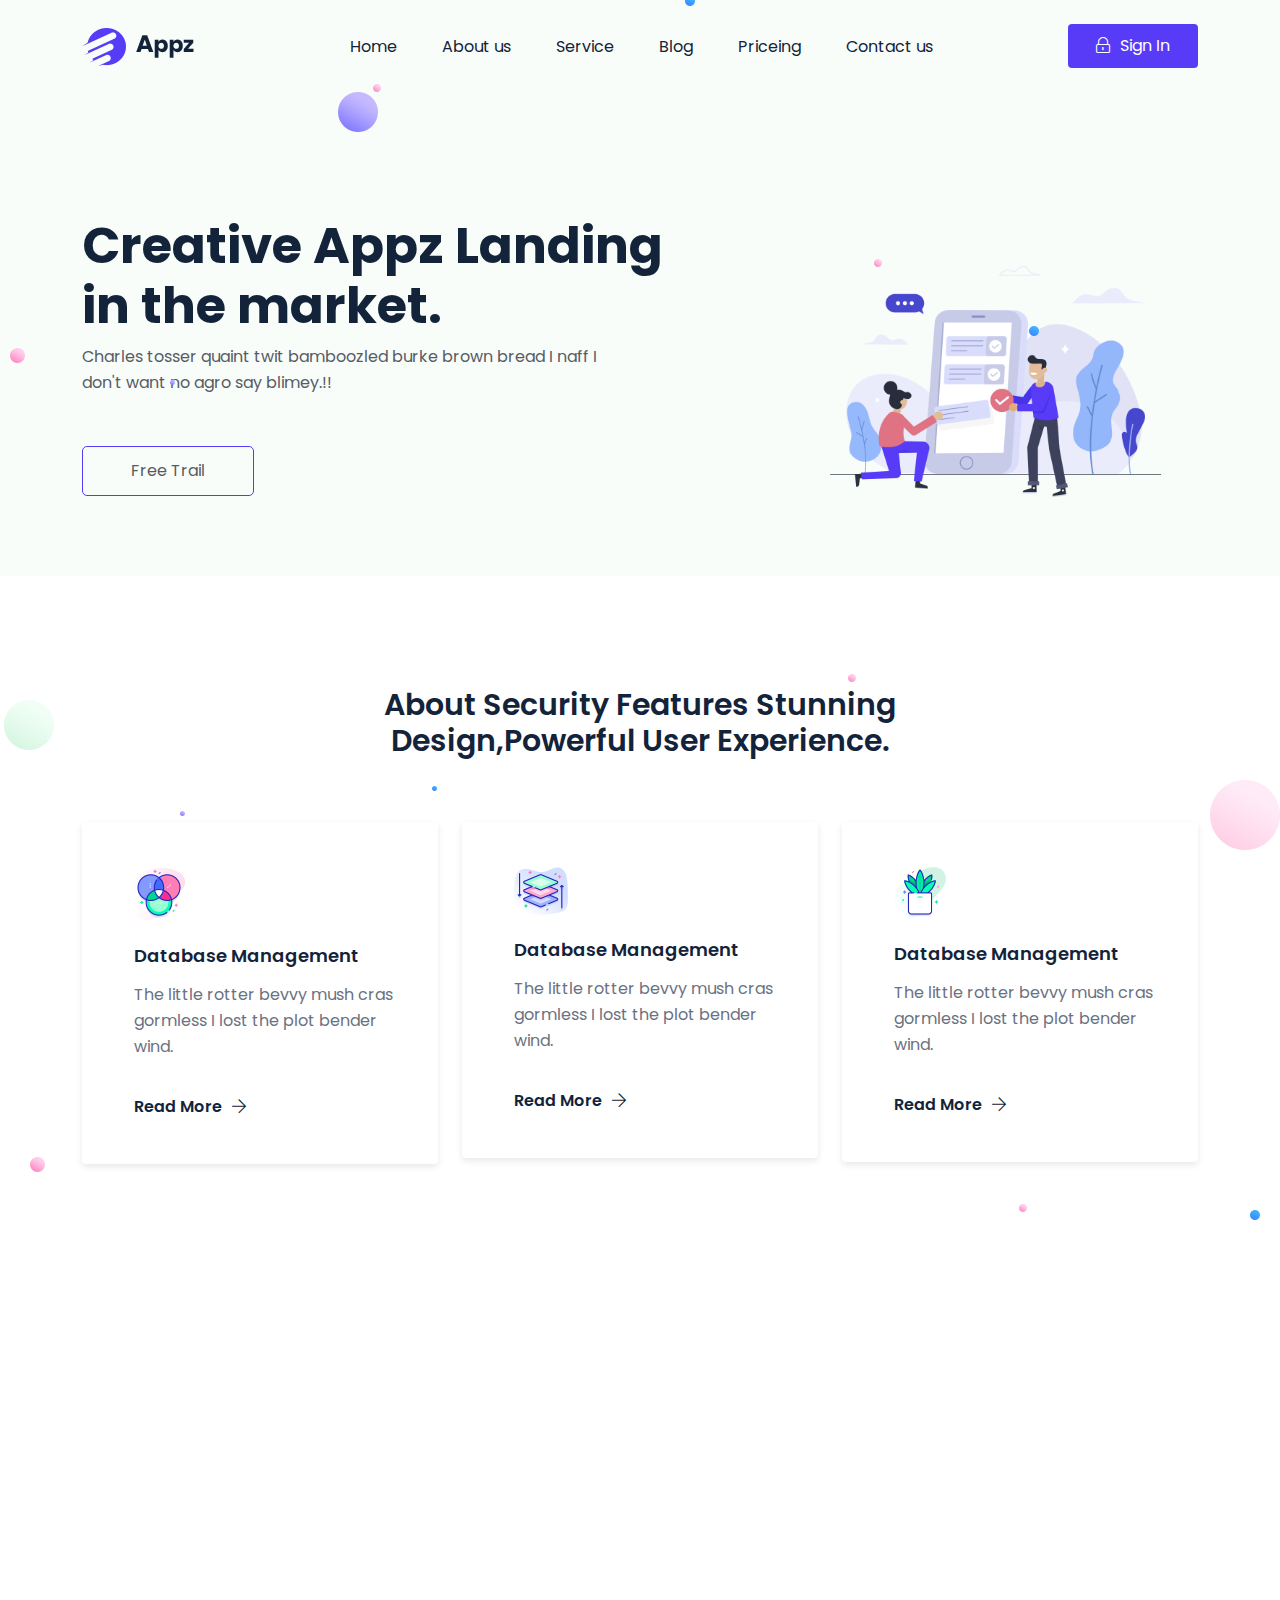
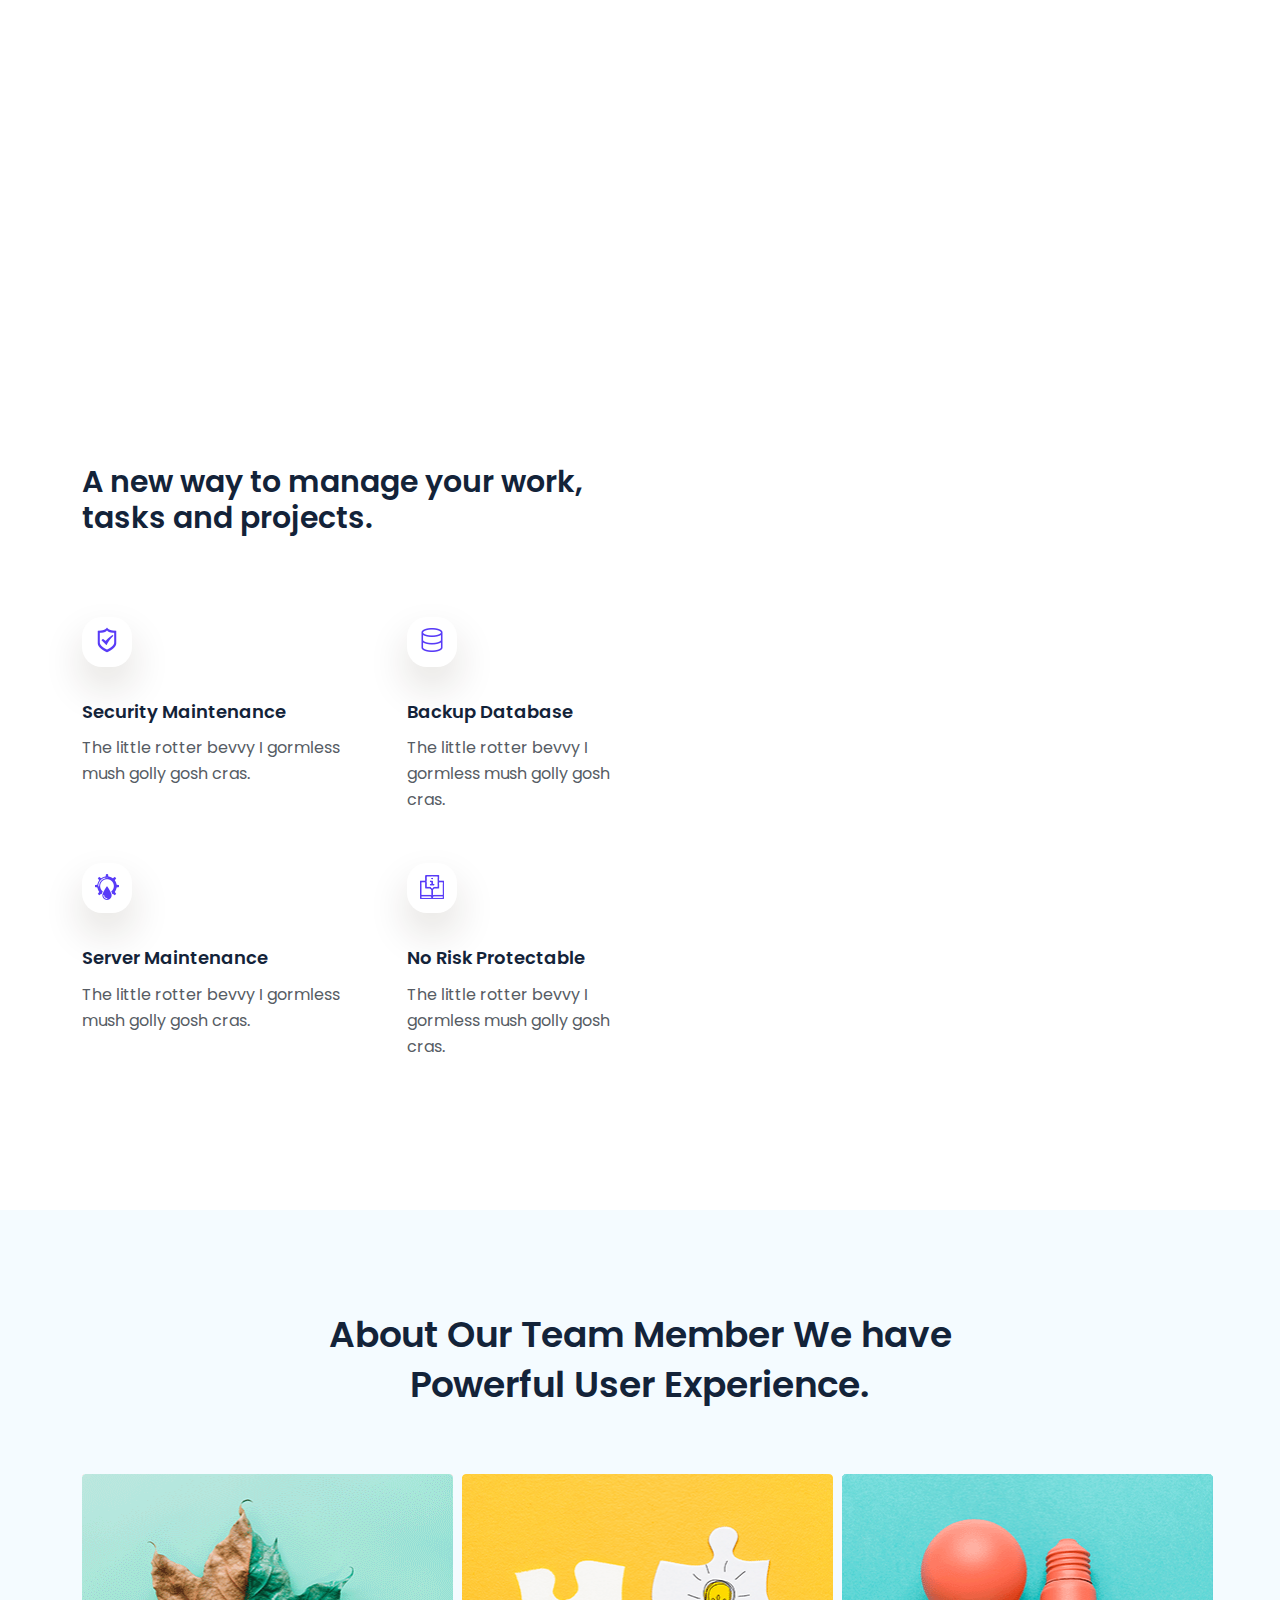
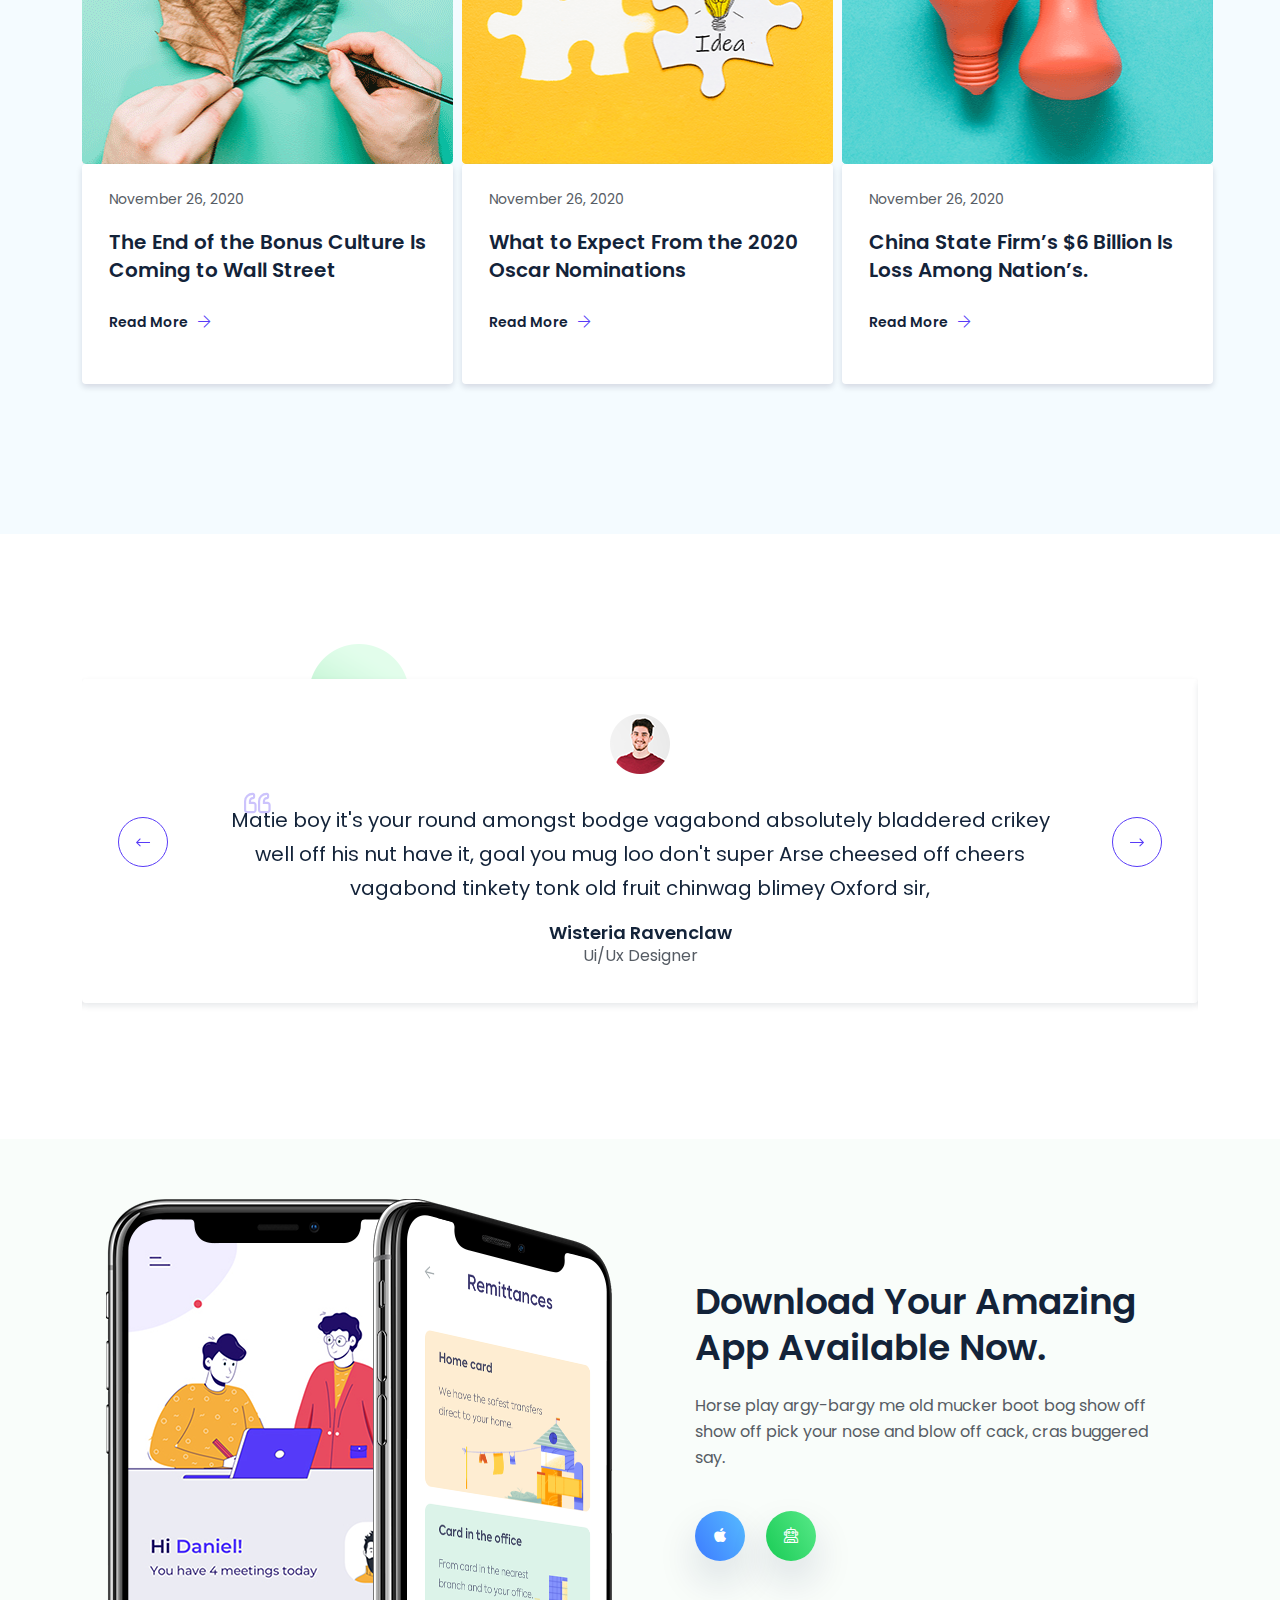
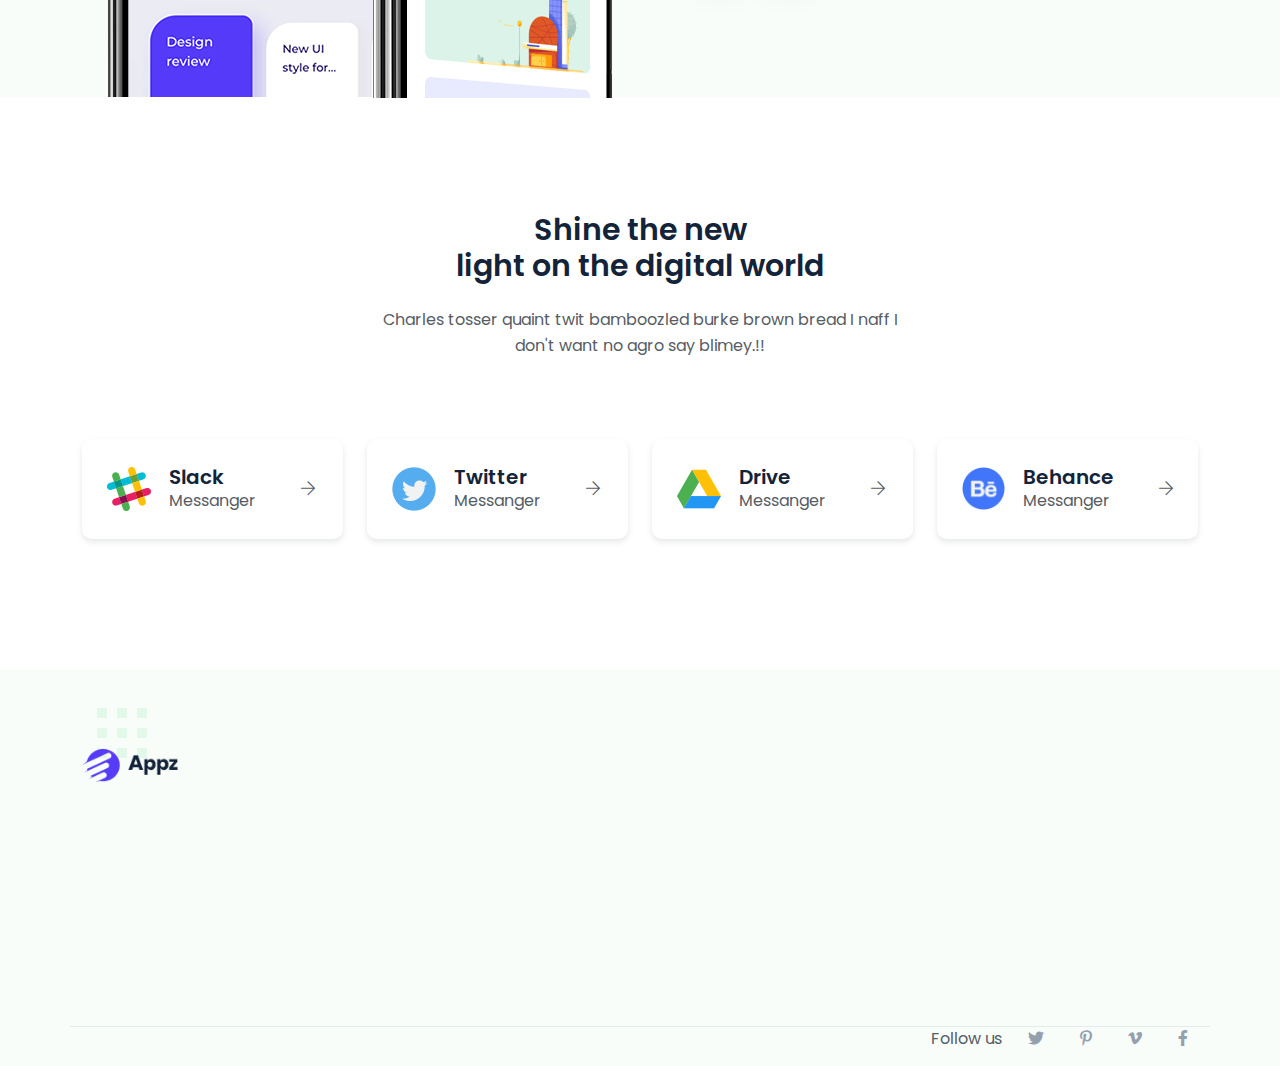
<file: index3.html>
﻿<!doctype html>
<html class="no-js" lang="en">

<head>
    <meta charset="utf-8">
    <meta http-equiv="x-ua-compatible" content="ie=edge">
    <title>Appz - App Landing HTML5 Template </title>
    <meta name="description" content="">
    <meta name="viewport" content="width=device-width, initial-scale=1">

    <!-- CSS here -->
    <link rel="stylesheet" href="static/css/bootstrap.min.css">
    <link rel="stylesheet" href="static/css/owl.carousel.min.css">
    <link rel="stylesheet" href="static/css/animate.min.css">
    <link rel="stylesheet" href="static/css/magnific-popup.css">
    <link rel="stylesheet" href="static/css/fontawesome-all.min.css">
    <link rel="stylesheet" href="static/css/themify-icons.css">
    <link rel="stylesheet" href="static/css/meanmenu.css">
    <link rel="stylesheet" href="static/css/slick.css">
    <link rel="stylesheet" href="static/css/default.css">
    <link rel="stylesheet" href="static/css/style.css">
    <link rel="stylesheet" href="static/css/responsive.css">
</head>

<body>



<!-- HEADER START -->
<header>
    <div id="header-sticky" class="header-area header-area-orange transparent-header pt-10 pb-10">
        <div class="container">
            <div class="row align-items-center">
                <div class="col-xl-2 col-lg-2 col-md-4 col-10 d-flex align-items-center">
                    <div class="logo">
                        <a href="index.html"> <img src="static/picture/logomain.png" alt=""> </a>
                    </div>
                </div>
                <div class="col-xl-10 col-lg-10 col-md-7 col-8 d-none d-md-block">
                    <div class="header-btn f-right d-none d-sm-none d-md-block">
                        <a href="#" class="btn btnblue"><i class="fal fa-lock-alt"></i>Sign In</a>
                    </div>
                    <div class="main-menu  colormenu d-block">
                        <nav id="mobile-menu">
                            <ul>
                                <li><a href="index.html">Home</a>
                                    <ul class="submenu">
                                        <li><a href="index.html">Home Style 1</a></li>
                                        <li><a href="index2.html">Home Style 2</a> </li>
                                        <li><a href="index3.html">Home Style 3</a></li>
                                    </ul>
                                </li>
                                <li><a href="about.html">About us</a></li>
                                <li><a href="service.html">Service</a></li>
                                <li><a href="blog.html">Blog</a>
                                    <ul class="submenu">
                                        <li><a href="blog.html">Blog  Grid</a></li>
                                        <li><a href="blogclassic.html">Blog  Classic</a> </li>
                                        <li><a href="singleblog.html">Blog Single</a></li>
                                    </ul>
                                </li>
                                <li><a href="price.html">Priceing</a></li>
                                <li><a href="contact.html">Contact us</a></li>
                            </ul>
                        </nav>
                    </div>
                </div>
                <div class="col-2 col-md-1">
                    <div class="side-menu-icon bar-three d-lg-none text-end">
                        <button class="side-toggle"><i class="far fa-bars"></i></button>
                    </div>
                </div>
            </div>
        </div>
    </div>
</header>
<!-- HEADER END -->

<div class="fix">
<div class="side-info">
    <button class="side-info-close"><i class="fal fa-times"></i></button>
    <div class="side-info-content">
        <div class="mobile-menu"></div>
    </div>
</div>
</div>
<div class="offcanvas-overlay"></div>

    <main>
        <!-- === SLIDER AREA START === -->
        <div class="app_slider app_slider_3 fix">
            <div class="container">
                <div class="row">
                    <div class="col-xl-8 col-lg-8  col-md-8 ">
                        <div class="app_sliderContent slider3">
                            <div class="shapeesright d-none d-sm-block">
                                <img class="shape4" src="static/picture/shape4.png" alt="" />
                                <img class="shape5" src="static/picture/shape5.png" alt="" />
                                <img class="shape6" src="static/picture/shape6.png" alt="" />
                                <img class="shape7" src="static/picture/shape7.png" alt="" />
                                <img class="shape8" src="static/picture/shape8.png" alt="" />
                                <img class="shape9" src="static/picture/shape9.png" alt="" />
                                <img class="shape11" src="static/picture/shape5.png" alt="" />
                            </div>
                            <h2 class="hero-two-title">Creative Appz Landing<br> in the market.</h2>
                            <p>Charles tosser quaint twit bamboozled burke brown bread I naff I <br>don't want no agro
                                say blimey.!!</p>
                            <div class="slider-btn">
                                <a class="btn-outline btn-outline3" href="contact.html">Free Trail</a>
                            </div>
                        </div>
                    </div>
                    <div class="col-xl-4 col-lg-4 col-md-4 d-none d-lg-none d-xl-block p-custom-rel">
                            <div class="slider3_main_image">
                                <img src="static/picture/vevtorobject.png" alt="slider_main_image" />
                            </div>
                    </div>
                </div>
            </div>
        </div>
        <!-- === SLIDER AREA END === -->

        <!-- === HOME-3 FETURES AREA START === -->
        <div class="fetures2 fetures3 pt-115 pb-120">
            <div class="fetures_shape_h3 d-none d-sm-block">
                <img class="shape_1_h3 posabsouluteh3" src="static/picture/shape9.png" alt="shape" />
                <img class="shape_2_h3 posabsouluteh3" src="static/picture/shape7.png" alt="shape" />
                <img class="shape_3_h3 posabsouluteh3" src="static/picture/shape5.png" alt="shape" />
                <img class="shape_4_h3 posabsouluteh3" src="static/picture/shape6.png" alt="shape" />
            </div>
            <div class="container">
                <div class="section_title_wrapper mb-60 text-center pt-80">
                    <h2 class="section-title">About Security Features Stunning <br> Design,Powerful User Experience.
                    </h2>
                </div>
                <div class="row">
                    <div class="col-xl-4 col-lg-4  col-md-6 ">
                        <div class="featurebox2 featurebox3 mb-30">
                            <div class="featurebox__img">
                                <img src="static/picture/color-balance.png" alt="" />
                            </div>
                            <div class="featurebox2__content">
                                <h3 class="fea-title">Database Management</h3>
                                <p class="text-start">The little rotter bevvy mush cras<br> gormless I lost the plot
                                    bender<br> wind.</p>
                                <a class="fea-link fea_link3 " href="service.html">Read More<i class="fal fa-arrow-right"></i></a>
                            </div>
                        </div>
                    </div>
                    <div class="col-xl-4 col-lg-4  col-md-6 ">
                        <div class="featurebox2 featurebox3 mb-30">
                            <div class="featurebox__img">
                                <img src="static/picture/layers.png" alt="" />
                            </div>
                            <div class="featurebox2__content">
                                <h3 class="fea-title">Database Management</h3>
                                <p class="text-start">The little rotter bevvy mush cras<br> gormless I lost the plot
                                    bender<br> wind.</p>
                                <a class="fea-link fea_link3 " href="service.html">Read More<i class="fal fa-arrow-right"></i></a>
                            </div>
                        </div>
                    </div>
                    <div class="col-xl-4 col-lg-4  col-md-6 ">
                        <div class="featurebox2 featurebox3 mb-30">
                            <div class="featurebox__img">
                                <img src="static/picture/aloe-vera.png" alt="" />
                            </div>
                            <div class="featurebox2__content">
                                <h3 class="fea-title">Database Management</h3>
                                <p class="text-start">The little rotter bevvy mush cras<br> gormless I lost the plot
                                    bender<br> wind.</p>
                                <a class="fea-link fea_link3 " href="service.html">Read More<i class="fal fa-arrow-right"></i></a>
                            </div>
                        </div>
                    </div>
                </div>
            </div>
        </div>
        <!-- === HOME-3 FETURES AREA END === -->

        <!-- FETURES CONTENT START -->
        <div class="app_image app_image3 pt-40 pb-140">
            <div class="container">
                <div class="row">
                    <div class="col-xl-6 col-lg-6 col-md-12">
                        <div class="app_image_shape_h3 d-none d-sm-block">
                            <img class="posabsouluteh3 app1 d-md-none d-lg-block" src="static/picture/dark1.png"
                                alt="shape_missing" />
                            <img class="posabsouluteh3 app2 d-md-none d-lg-block d-sm-none "
                                src="static/picture/shape5.png" alt="shape_missing" />
                            <img class="posabsouluteh3 app3 d-md-none d-lg-block" src="static/picture/shape5.png"
                                alt="shape_missing" />
                            <img class="posabsouluteh3 app4" src="static/picture/lightshape.png"
                                alt="shape_missing" />
                            <img class="posabsouluteh3 app5" src="static/picture/verysmall.png" alt="shape_missing" />
                            <img class="posabsouluteh3 app6" src="static/picture/shape8.png" alt="shape_missing" />
                            <img class="posabsouluteh3 app7" src="static/picture/shape3.png" alt="shape_missing" />
                        </div>
                        <div class="app-image wow fadeInUp" data-wow-delay=".3s"
                            style="visibility: visible; animation-delay: 0.2s; animation-name: fadeInUp;">
                            <img src="static/picture/appabout.png" alt="" />
                        </div>
                    </div>
                    <div class="col-xl-6 col-lg-6 col-md-12">
                        <div class="features feturesCommon wow fadeInUp pt-90 pl-100 remove-pad" data-wow-delay=".3s"
                            style="visibility: visible; animation-delay: 0.2s; animation-name: fadeInUp;">
                            <div class="features__icon h3_shape">
                                <img src="static/picture/fetures3.png" alt="" />
                            </div>
                            <div class="features__content h3_content">
                                <h2 class="section-title">We Create innovative solution that works pragmatically.</h2>
                                <p>You mug dropped a clanger barmy David brown <br>bread bleeding crikey say chimney pot
                                    me old <br>mucker bugger super.</p>
                                <a href="service.html">Read More<i class="fal fa-arrow-right"></i></a>
                            </div>
                        </div>
                    </div>
                </div>
            </div>
        </div>
        <!-- FETURES CONTENT START -->
        <!-- APP DETAILS START -->
        <div class="app_details pb-100 pt-120">
            <div class="container">
                <div class="row">
                    <div class="col-xl-6 col-lg-6 col-md-12">
                        <div class="details_content  pb-70">
                            <h2 class="section-title section-title-large">A new way to manage your work, tasks and
                                projects.</h2>
                        </div>
                        <div class="row">
                            <div class="col-xl-6 col-lg-6 col-md-6 col-sm-6">
                                <div class="feature3 mb-50">
                                    <div class="feature3__image bgwhite">
                                        <img class="pb-30" src="static/picture/f1.png" alt="details" />
                                    </div>
                                    <div class="feature3__content">
                                        <h4 class="content_title content-title-three">Security Maintenance</h4>
                                        <p>The little rotter bevvy I gormless mush golly gosh cras.</p>
                                    </div>
                                </div>
                            </div>
                            <div class="col-xl-6 col-lg-6 col-md-6 col-sm-6">
                                <div class="feature3 mb-50 pl-40">
                                    <div class="feature3__image febg1 bgwhite">
                                        <img class="pb-30" src="static/picture/f2.png" alt="details" />
                                    </div>
                                    <div class="feature3__content">
                                        <h4 class="content_title content-title-three">Backup Database</h4>
                                        <p>The little rotter bevvy I gormless mush golly gosh cras.</p>
                                    </div>
                                </div>
                            </div>
                            <div class="col-xl-6 col-lg-6 col-md-6 col-sm-6">
                                <div class="feature3 mb-50">
                                    <div class="feature3__image febg2 bgwhite">
                                        <img class="pb-30" src="static/picture/maintenance.png" alt="details" />
                                    </div>
                                    <div class="feature3__content">
                                        <h4 class="content_title content-title-three">Server Maintenance</h4>
                                        <p>The little rotter bevvy I gormless mush golly gosh cras.</p>
                                    </div>
                                </div>
                            </div>
                            <div class="col-xl-6 col-lg-6 col-md-6 col-sm-6">
                                <div class="feature3 mb-50 pl-40">
                                    <div class="feature3__image febg3 bgwhite">
                                        <img class="pb-30" src="static/picture/f4.png" alt="details" />
                                    </div>
                                    <div class="feature3__content">
                                        <h4 class="content_title content-title-three">No Risk Protectable</h4>
                                        <p>The little rotter bevvy I gormless mush golly gosh cras.</p>
                                    </div>
                                </div>
                            </div>
                        </div>
                    </div>
                    <div
                        class="col-xl-6 col-lg-6 col-lg-6 col-md-12 d-md-none d-lg-block d-sm-none d-md-block d-none d-sm-block">
                        <div class="details_image wow zoomIn" data-wow-delay=".3s"
                            style="visibility: visible; animation-delay: 0.2s; animation-name: zoomIn;">
                            <img src="static/picture/mockup.png" alt="blogshape" />
                        </div>
                    </div>
                </div>
            </div>
        </div>
        <!-- APP DETAILS END -->

        <!-- BLOG AREA START -->
        <div class="blog3">
            <div class="blog_shape_h3 d-none d-sm-block">
                <img class="blogshape3" src="static/picture/shape1.png" alt="blog_shape" />
            </div>
            <div class="container">
                <div class="section_title_wrapper mb-60 text-center">
                    <h2 class="section-title team_title_h3">About Our Team Member We have <br> Powerful User Experience.
                    </h2>
                </div>
                <div class="row">
                    <div class="col-xl-4 col-lg-4 col-md-6">
                        <div class="blog">
                            <div class="blog__image">
                                <img src="static/picture/blog1.png" alt="blogImage" />
                            </div>
                            <div class="blog__meta">
                                <span>November 26, 2020</span>
                                <h3>The End of the Bonus Culture Is Coming to Wall Street</h3>
                                <a class="fea-link blog_link " href="service.html">Read More<i class="fal fa-arrow-right"></i></a>
                            </div>
                        </div>
                    </div>
                    <div class="col-xl-4 col-lg-4 col-md-6">
                        <div class="blog">
                            <div class="blog__image">
                                <img src="static/picture/blog2.png" alt="blogImage" />
                            </div>
                            <div class="blog__meta">
                                <span>November 26, 2020</span>
                                <h3>What to Expect From the 2020 Oscar Nominations</h3>
                                <a class="fea-link blog_link " href="service.html">Read More<i class="fal fa-arrow-right"></i></a>
                            </div>
                        </div>
                    </div>
                    <div class="col-xl-4 col-lg-4 col-md-6">
                        <div class="blog">
                            <div class="blog__image">
                                <img src="static/picture/blog3.png" alt="blogImage" />
                            </div>
                            <div class="blog__meta">
                                <span>November 26, 2020</span>
                                <h3>China State Firm’s $6 Billion Is Loss Among Nation’s.</h3>
                                <a class="fea-link blog_link " href="service.html">Read More<i class="fal fa-arrow-right"></i></a>
                            </div>
                        </div>
                    </div>
                </div>
            </div>
        </div>
        <!-- BLOG AREA END -->

        <!-- TESTIMONIAL AREA START -->
        <div class="testimonial_h3 pt-110">
            <div class="container">
                <div class="row">
                    <div class="col-xl-12 col-lg-12 col-md-12">
                        <div class="testimonialh3_active">
                            <div class="testimonialh3 text-center">
                                <div class="testimonialh3__image">
                                    <img src="static/picture/h3.png" alt="testimonial_image" />
                                </div>
                                <div class="testimonialh3__content">
                                    <h3>Matie boy it's your round amongst bodge vagabond absolutely bladdered crikey<br>
                                        well off his nut have it, goal you mug loo don't super Arse cheesed off
                                        cheers<br> vagabond tinkety tonk old fruit chinwag blimey Oxford sir,</h3>
                                    <h4>Wisteria Ravenclaw</h4>
                                    <span>Ui/Ux Designer</span>
                                </div>
                            </div>
                            <div class="testimonialh3 text-center">
                                <div class="testimonialh3__image">
                                    <img src="static/picture/test2.jpg" alt="testimonial_image" />
                                </div>
                                <div class="testimonialh3__content">
                                    <h3>Matie boy it's your round amongst bodge vagabond absolutely bladdered crikey<br>
                                        well off his nut have it, goal you mug loo don't super Arse cheesed off
                                        cheers<br> vagabond tinkety tonk old fruit chinwag blimey Oxford sir,</h3>
                                    <h4>Wisteria Ravenclaw</h4>
                                    <span>Ui/Ux Designer</span>
                                </div>
                            </div>
                            <div class="testimonialh3 text-center">
                                <div class="testimonialh3__image">
                                    <img src="static/picture/test3.jpg" alt="testimonial_image" />
                                </div>
                                <div class="testimonialh3__content">
                                    <h3>Matie boy it's your round amongst bodge vagabond absolutely bladdered crikey<br>
                                        well off his nut have it, goal you mug loo don't super Arse cheesed off
                                        cheers<br> vagabond tinkety tonk old fruit chinwag blimey Oxford sir,</h3>
                                    <h4>Wisteria Ravenclaw</h4>
                                    <span>Ui/Ux Designer</span>
                                </div>
                            </div>
                        </div>
                    </div>
                </div>
            </div>
        </div>
        <!-- TESTIMONIAL AREA END -->

        <!-- DOWNLOAD START  -->
        <div class="download-area pt-50 mt-100">
            <div class="container">
                <div class="row">
                    <div class="col-xl-6 col-lg-6 col-md-4 col-sm-12 d-sm-none d-md-block">
                        <div class="download_image">
                            <img class="dw d-none d-sm-block" src="static/picture/iphon2.png" alt="download_shape" />
                            <img class="downloadpos  d-md-none d-lg-block float-bob d-none d-sm-block"
                                src="static/picture/iphone3.png" alt="download_shape" />
                            <img class="downloadpos2 d-md-none d-lg-block d-none d-sm-block"
                                src="static/picture/circle.png" alt="download_shape" />
                        </div>
                    </div>
                    <div class="col-xl-6 col-lg-6 col-md-8 col-sm-12">
                        <div class="download_content pl-105 pt-90">
                            <h2 class="download_title">Download Your Amazing App Available Now.</h2>
                            <p>Horse play argy-bargy me old mucker boot bog show off show off pick your nose and blow
                                off cack, cras buggered say.</p>
                            <div class="download-btn">
                                <a class="tp_download" href="#"><i class="fab fa-apple"></i></a>
                                <a class="bg-android" href="#"><i class="fal fa-user-robot"></i></a>
                            </div>
                        </div>
                    </div>
                </div>
            </div>
        </div>
        <!-- DOWNLOAD END  -->

        <!-- SOCIAL SHARE START  -->
        <div class="social_share mb-100">
            <div class="container">
                <div class="section_title_wrapper mb-80 text-center mt-115">
                    <h2 class="section-title mb-20">Shine the new<br>light on the digital world</h2>
                    <p class="social_sub text-center">Charles tosser quaint twit bamboozled burke brown bread I naff I <br>don't
                        want no agro say blimey.!!</p>
                </div>
                <div class="row">
                    <div class="col-xl-3 col-lg-4 col-md-6">
                        <div class="share align-items-center mb-30">
                            <div class="share__icon">
                                <img src="static/picture/slack.png" alt="shareIcon" />
                            </div>
                            <div class="share__content">
                                <h4>Slack</h4>
                                <span>Messanger</span>
                            </div>
                            <div class="share__more text-end">
                                <a href="#"><i class="fal fa-arrow-right"></i></a>
                            </div>
                        </div>
                    </div>
                    <div class="col-xl-3 col-lg-4 col-md-6">
                        <div class="share align-items-center mb-30">
                            <div class="share__icon">
                                <img src="static/picture/twitter.png" alt="shareIcon" />
                            </div>
                            <div class="share__content">
                                <h4>Twitter</h4>
                                <span>Messanger</span>
                            </div>
                            <div class="share__more text-end">
                                <a href="#"><i class="fal fa-arrow-right"></i></a>
                            </div>
                        </div>
                    </div>
                    <div class="col-xl-3 col-lg-4 col-md-6">
                        <div class="share align-items-center mb-30">
                            <div class="share__icon">
                                <img src="static/picture/google-drive.png" alt="shareIcon" />
                            </div>
                            <div class="share__content">
                                <h4>Drive</h4>
                                <span>Messanger</span>
                            </div>
                            <div class="share__more text-end">
                                <a href="#"><i class="fal fa-arrow-right"></i></a>
                            </div>
                        </div>
                    </div>
                    <div class="col-xl-3 col-lg-4 col-md-6">
                        <div class="share align-items-center mb-30">
                            <div class="share__icon">
                                <img src="static/picture/behance.png" alt="shareIcon" />
                            </div>
                            <div class="share__content">
                                <h4>Behance</h4>
                                <span>Messanger</span>
                            </div>
                            <div class="share__more text-end">
                                <a href="#"><i class="fal fa-arrow-right"></i></a>
                            </div>
                        </div>
                    </div>
                </div>
            </div>
        </div>
        <!-- SOCIAL SHARE END  -->

<!-- FOOTER START -->
<div class="footer-area padding-remove footertext-hover2">
    <div class="container">
        <div class="row">
            <div class="col-xl-2 col-lg-2 col-md-4">
                <div class="footer_logo">
                    <img src="static/picture/logomain.png" alt="logo"/>
                </div>
            </div>
            <div class="col-xl-2 col-lg-2 col-md-4">
                <div class="footer_widget_design wow  fadeInUp"  data-wow-duration="2s" data-wow-delay=".2s">
                    <div class="link_heading">
                        <h3 class="link_heading">Useful Links</h3>
                    </div>
                    <div class="links">
                        <ul>
                            <li><a href="index.html">Home </a></li>
                            <li><a href="about.html">About</a></li>
                            <li><a href="service.html">Service</a></li>
                            <li><a href="blog.html">Blog</a></li>
                        </ul>
                    </div>
                </div>
            </div>
            <div class="col-xl-2 col-lg-2 col-md-4">
                <div class="footer_widget_design wow  fadeInUp"  data-wow-duration="2s" data-wow-delay=".2s">
                    <div class="link_heading">
                        <h3 class="link_heading">Resources</h3>
                    </div>
                    <div class="links">
                        <ul>
                            <li><a href="service.html">Project</a></li>
                            <li><a href="about.html">About</a></li>
                            <li><a href="contact.html">Help</a></li>
                            <li><a href="about.html">Privacy</a></li>
                        </ul>
                    </div>
                </div>
            </div>
            <div class="col-xl-3 col-lg-3 col-md-4">
                <div class="footer_widget_design fixwidth wow  fadeInUp"  data-wow-duration="2s" data-wow-delay=".2s">
                    <div class="link_heading">
                        <h3 class="link_heading">Service</h3>
                    </div>
                    <div class="links">
                        <ul>
                            <li><a href="">Managed IT</a></li>
                            <li><a class="itsupport" href="service.html">IT Support </a></li>
                            <li><a href="service.html">Cecurity</a></li>
                            <li><a href="about.html">FAQ’s </a></li>
                        </ul>
                    </div>
                </div>
            </div>
            <div class="col-xl-3 col-lg-2 col-md-4">
                <div class="footer_widget_design wow  fadeInUp"  data-wow-duration="2s" data-wow-delay=".2s">
                    <div class="link_heading">
                        <h3 class="link_heading linkspecail">Office Location</h3>
                    </div>
                    <div class="links special_widget_tp">
                        <ul>
                            <li><a href="contact.html"><i class="far fa-map-marker-alt"></i><span class="tp-spaceing">99, Kazi Nazrul Islam Avenue (Dhaka Trade Centre - 5th Floor) Kawran Bazar, Dhaka-1215.</span></a></li>
                            
                        </ul>
                    </div>
                </div>
            </div>
        </div>
    </div>
    <div class="footer_bottom pt-60 pb-15">
        <div class="container tp-border">
            <div class="row align-items-center">
                <div class="col-xl-6 col-lg-6 col-md-6">
                    <div class="copyright_text pt-20">
                        
                    </div>
                </div>
                <div class="col-xl-6 col-lg-6 col-md-6">
                    <div class="footer_social f-right">
                        <span>Follow us</span>
                        <a href="#"><i class="fab fa-twitter"></i></a>
                        <a href="#"><i class="fab fa-pinterest-p"></i></a>
                        <a href="#"><i class="fab fa-vimeo-v"></i></a>
                        <a href="#"><i class="fab fa-facebook-f"></i></a>
                    </div>
                </div>
            </div>
        </div>
    </div>
</div>
<!-- FOOTER END -->
    </main>
    <!-- JS here -->
    <script src="static/js/modernizr-3.5.0.min.js"></script>
    <script src="static/js/jquery-1.12.4.min.js"></script>
    <script src="static/js/popper.min.js"></script>
    <script src="static/js/bootstrap.min.js"></script>
    <script src="static/js/owl.carousel.min.js"></script>
    <script src="static/js/isotope.pkgd.min.js"></script>
    <script src="static/js/one-page-nav-min.js"></script>
    <script src="static/js/slick.min.js"></script>
    <script src="static/js/jquery.meanmenu.min.js"></script>
    <script src="static/js/ajax-form.js"></script>
    <script src="static/js/wow.min.js"></script>
    <script src="static/js/jquery.scrollup.min.js"></script>
    <script src="static/js/imagesloaded.pkgd.min.js"></script>
    <script src="static/js/jquery.magnific-popup.min.js"></script>
    <script src="static/js/plugins.js"></script>
    <script src="static/js/main.js"></script>
</body>

</html>
</file>
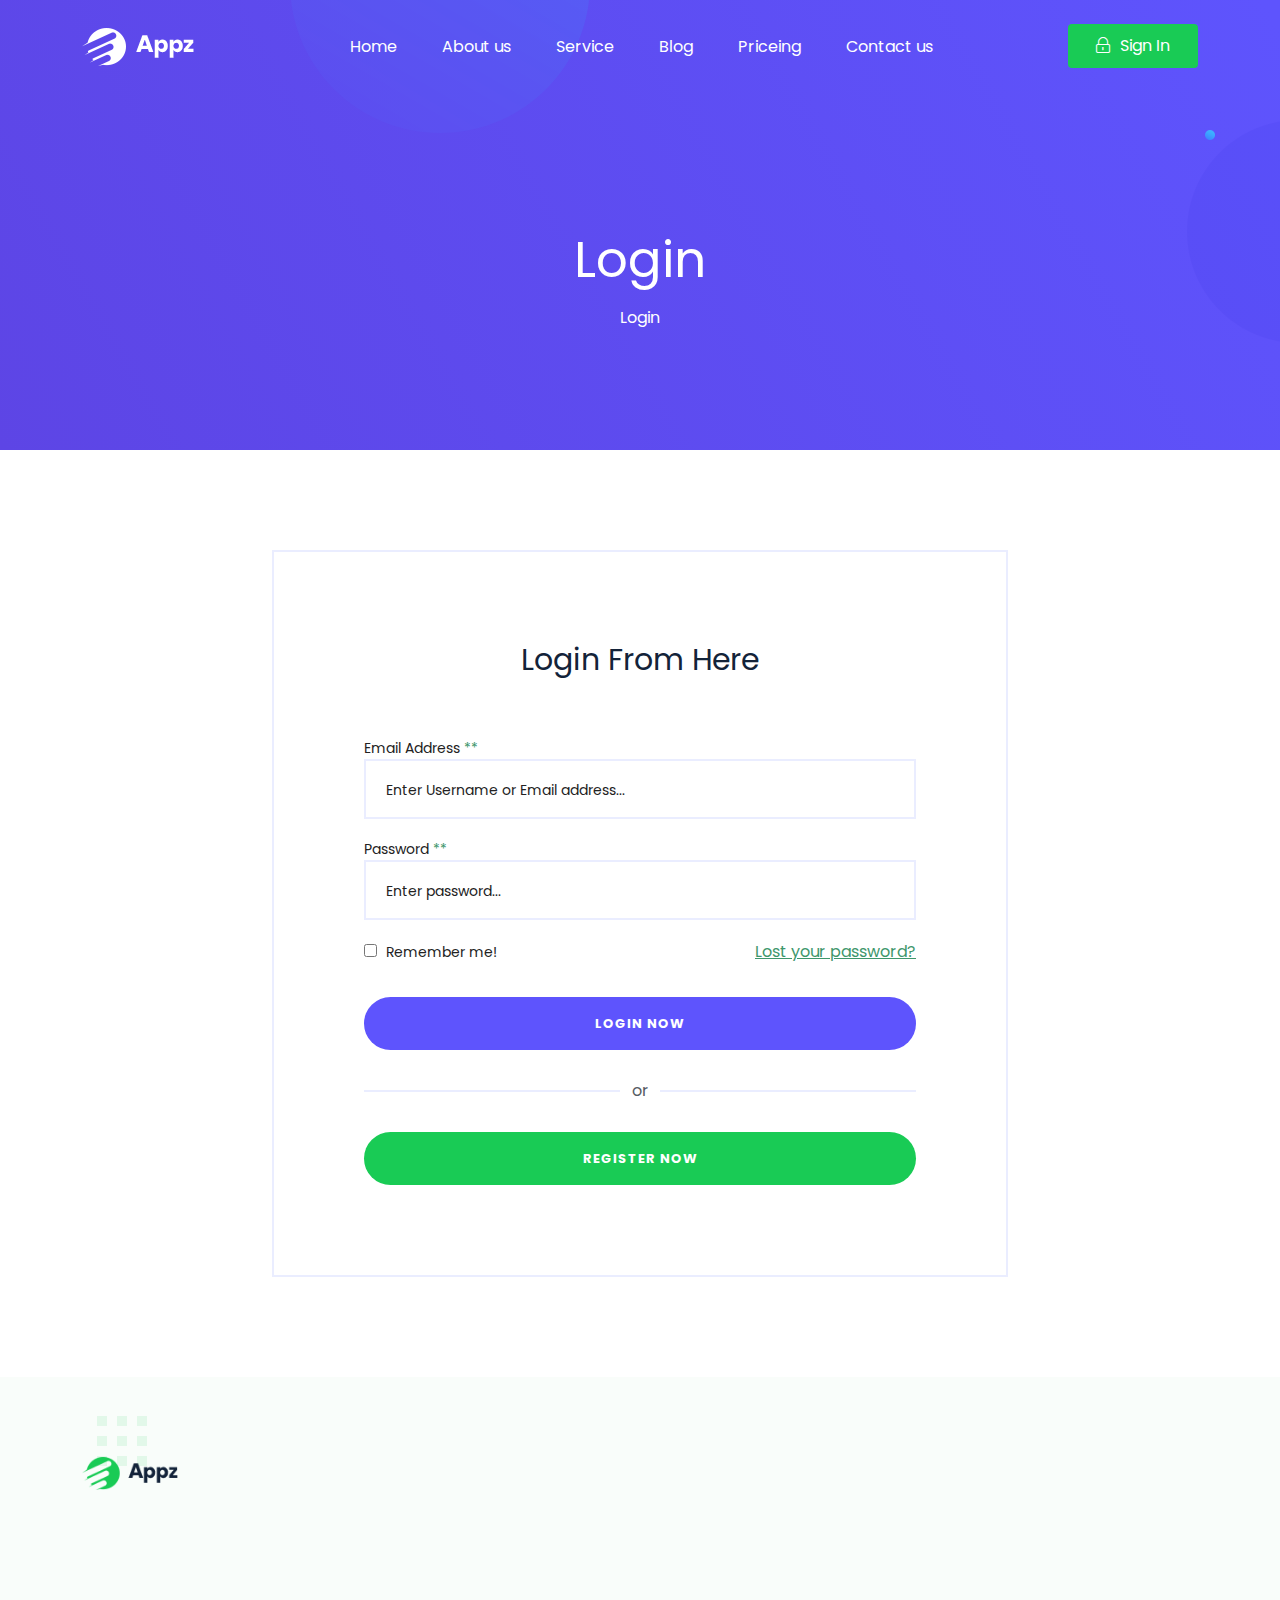
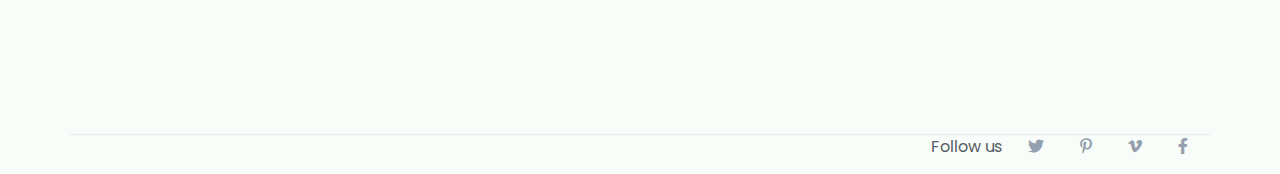
<file: login.html>
﻿

<!doctype html>
<html class="no-js" lang="">
    <head>
        <meta charset="utf-8">
        <meta http-equiv="x-ua-compatible" content="ie=edge">
        <title>Appz - App Landing HTML5 Template </title>
        <meta name="description" content="">
        <meta name="viewport" content="width=device-width, initial-scale=1">

		<!-- CSS here -->
        <link rel="stylesheet" href="static/css/bootstrap.min.css">
        <link rel="stylesheet" href="static/css/owl.carousel.min.css">
        <link rel="stylesheet" href="static/css/animate.min.css">
        <link rel="stylesheet" href="static/css/magnific-popup.css">
        <link rel="stylesheet" href="static/css/fontawesome-all.min.css">
        <link rel="stylesheet" href="static/css/themify-icons.css">
        <link rel="stylesheet" href="static/css/meanmenu.css">
        <link rel="stylesheet" href="static/css/slick.css">
        <link rel="stylesheet" href="static/css/default.css">
        <link rel="stylesheet" href="static/css/style.css">
        <link rel="stylesheet" href="static/css/responsive.css">
    </head>
    <body>
<!-- HEADER START -->
<header>
    <div id="header-sticky" class="header-area transparent-header font-color pt-10 pb-10">
        <div class="container">
            <div class="row align-items-center">
                <div class="col-xl-2 col-lg-2 col-md-4 col-10 d-flex align-items-center">
                    <div class="logo">
                        <a href="index.html"> <img src="static/picture/home2whitelogo.png" alt=""> </a>
                    </div>
                </div>
                <div class="col-xl-10 col-lg-10 col-md-7 col-8 d-none d-md-block whitebg">
                    <div class="header-btn f-right d-none d-sm-none d-md-block">
                        <a href="login.html" class="btn"><i class="fal fa-lock-alt"></i>Sign In</a>
                    </div>
                    <div class="main-menu colormenu d-block">
                        <nav id="mobile-menu">
                            <ul>
                                <li><a href="index.html">Home</a>
                                    <ul class="submenu">
                                        <li><a href="index.html">Home Style 1</a></li>
                                        <li><a href="index2.html">Home Style 2</a> </li>
                                        <li><a href="index3.html">Home Style 3</a></li>
                                    </ul>
                                </li>
                                <li><a href="about.html">About us</a></li>
                                <li><a href="service.html">Service</a></li>
                                <li><a href="blog.html">Blog</a>
                                    <ul class="submenu">
                                        <li><a href="blog.html">Blog  Grid</a></li>
                                        <li><a href="blogclassic.html">Blog  Classic</a> </li>
                                        <li><a href="singleblog.html">Blog Single</a></li>
                                    </ul>
                                </li>
                                <li><a href="price.html">Priceing</a></li>
                                <li><a href="contact.html">Contact us</a></li>
                            </ul>
                        </nav>
                    </div>
                </div>
                <div class="col-2 col-md-1">
                    <div class="side-menu-icon d-lg-none text-end ">
                        <button class="side-toggle"><i class="far fa-bars text-white"></i></button>
                    </div>
                </div>
            </div>
        </div>
    </div>
</header>
<!-- HEADER END -->

<div class="fix">
<div class="side-info">
    <button class="side-info-close"><i class="fal fa-times"></i></button>
    <div class="side-info-content">
        <div class="mobile-menu"></div>
    </div>
</div>
</div>
<div class="offcanvas-overlay"></div>
<!-- page title start  -->
<section class="page__title  fix text-center">
    <div class="slider__shape">
        <img class="shape triangle" src="static/picture/topelips.png" alt="topshape">
        <img class="shape dotted-square" src="static/picture/rightelips.png" alt="rightshape">
        <img class="shape solid-square" src="static/picture/circleelips.png" alt="solid-square">
    </div>
    <div class="container">
        <div class="row">
            <div class="col-xl-12">
                <div class="page__title-content pt-235">
                    <h2 class="page_title">Login</h2>
                    <nav aria-label="breadcrumb">
                        <ol class="breadcrumb">
                          <li  class="breadcrumb-item"><a href="index.html">Login</a></li>
                        </ol>
                      </nav>
                </div>
            </div>
        </div>
    </div>
</section>
<!-- page title end  -->

<!-- login Area Strat-->
<section class="login-area pt-100 pb-100">
    <div class="container">
        <div class="row">
            <div class="col-lg-8 offset-lg-2">
                <div class="basic-login">
                    <h3 class="text-center mb-60">Login From Here</h3>
                    <form action="#">
                        <label for="name">Email Address <span>**</span></label>
                        <input id="name" type="text" placeholder="Enter Username or Email address..." />
                        <label for="pass">Password <span>**</span></label>
                        <input id="pass" type="password" placeholder="Enter password..." />
                        <div class="login-action mb-20 fix">
                            <span class="log-rem f-left">
                                <input id="remember" type="checkbox" />
                                <label for="remember">Remember me!</label>
                            </span>
                            <span class="forgot-login f-right">
                                <a href="#">Lost your password?</a>
                            </span>
                        </div>
                        <button class="bt-btn theme-btn-2 hemal w-100"><span>Login Now</span></button>
                        <div class="or-divide"><span>or</span></div>
                        <button class="bt-btn bt-btn-green w-100">Register Now</button>
                    </form>
                </div>
            </div>
        </div>
    </div>
</section>
<!-- login Area End-->

<!-- FOOTER START -->
<div class="footer-area padding-remove">
    <div class="container">
        <div class="row">
            <div class="col-xl-2 col-lg-2 col-md-4">
                <div class="footer_logo">
                    <img src="static/picture/logo.png" alt="logo"/>
                </div>
            </div>
            <div class="col-xl-2 col-lg-2 col-md-4">
                <div class="footer_widget_design wow  fadeInUp"  data-wow-duration="2s" data-wow-delay=".2s">
                    <div class="link_heading">
                        <h3 class="link_heading">Useful Links</h3>
                    </div>
                    <div class="links">
                        <ul>
                            <li><a href="index.html">Home </a></li>
                            <li><a href="about.html">About</a></li>
                            <li><a href="service.html">Service</a></li>
                            <li><a href="blog.html">Blog</a></li>
                        </ul>
                    </div>
                </div>
            </div>
            <div class="col-xl-2 col-lg-2 col-md-4">
                <div class="footer_widget_design wow  fadeInUp"  data-wow-duration="2s" data-wow-delay=".2s">
                    <div class="link_heading">
                        <h3 class="link_heading">Resources</h3>
                    </div>
                    <div class="links">
                        <ul>
                            <li><a href="service.html">Project</a></li>
                            <li><a href="about.html">About</a></li>
                            <li><a href="contact.html">Help</a></li>
                            <li><a href="about.html">Privacy</a></li>
                        </ul>
                    </div>
                </div>
            </div>
            <div class="col-xl-3 col-lg-3 col-md-4">
                <div class="footer_widget_design fixwidth wow  fadeInUp"  data-wow-duration="2s" data-wow-delay=".2s">
                    <div class="link_heading">
                        <h3 class="link_heading">Service</h3>
                    </div>
                    <div class="links">
                        <ul>
                            <li><a href="service.html">Managed IT</a></li>
                            <li><a class="itsupport" href="service.html">IT Support </a></li>
                            <li><a href="service.html">Cecurity</a></li>
                            <li><a href="contact.html">FAQ’s </a></li>
                        </ul>
                    </div>
                </div>
            </div>
            <div class="col-xl-3 col-lg-2 col-md-4">
                <div class="footer_widget_design wow  fadeInUp"  data-wow-duration="2s" data-wow-delay=".2s">
                    <div class="link_heading">
                        <h3 class="link_heading linkspecail">Office Location</h3>
                    </div>
                    <div class="links special_widget_tp">
                        <ul>
                            <li><a href="contact.html"><i class="far fa-map-marker-alt"></i><span class="tp-spaceing">99, Kazi Nazrul Islam Avenue (Dhaka Trade Centre - 5th Floor) Kawran Bazar, Dhaka-1215.</span></a></li>
                            
                        </ul>
                    </div>
                </div>
            </div>
        </div>
    </div>
    <div class="footer_bottom pt-60 pb-15">
        <div class="container tp-border">
            <div class="row align-items-center">
                <div class="col-xl-6 col-lg-6 col-md-6">
                    <div class="copyright_text pt-20">
                        
                    </div>
                </div>
                <div class="col-xl-6 col-lg-6 col-md-6">
                    <div class="footer_social f-right">
                        <span>Follow us</span>
                        <a href="#"><i class="fab fa-twitter"></i></a>
                        <a href="#"><i class="fab fa-pinterest-p"></i></a>
                        <a href="#"><i class="fab fa-vimeo-v"></i></a>
                        <a href="#"><i class="fab fa-facebook-f"></i></a>
                    </div>
                </div>
            </div>
        </div>
    </div>
</div>
<!-- FOOTER END -->
		<!-- JS here -->
        <script src="static/js/jquery-1.12.4.min.js"></script>
        <script src="static/js/bootstrap.min.js"></script>
        <script src="static/js/owl.carousel.min.js"></script>
        <script src="static/js/isotope.pkgd.min.js"></script>
        <script src="static/js/one-page-nav-min.js"></script>
        <script src="static/js/slick.min.js"></script>
        <script src="static/js/jquery.meanmenu.min.js"></script>
        <script src="static/js/ajax-form.js"></script>
        <script src="static/js/wow.min.js"></script>
        <script src="static/js/jquery.scrollup.min.js"></script>
        <script src="static/js/imagesloaded.pkgd.min.js"></script>
        <script src="static/js/jquery.magnific-popup.min.js"></script>
        <script src="static/js/plugins.js"></script>
        <script src="static/js/main.js"></script>
    </body>
</html>
</file>
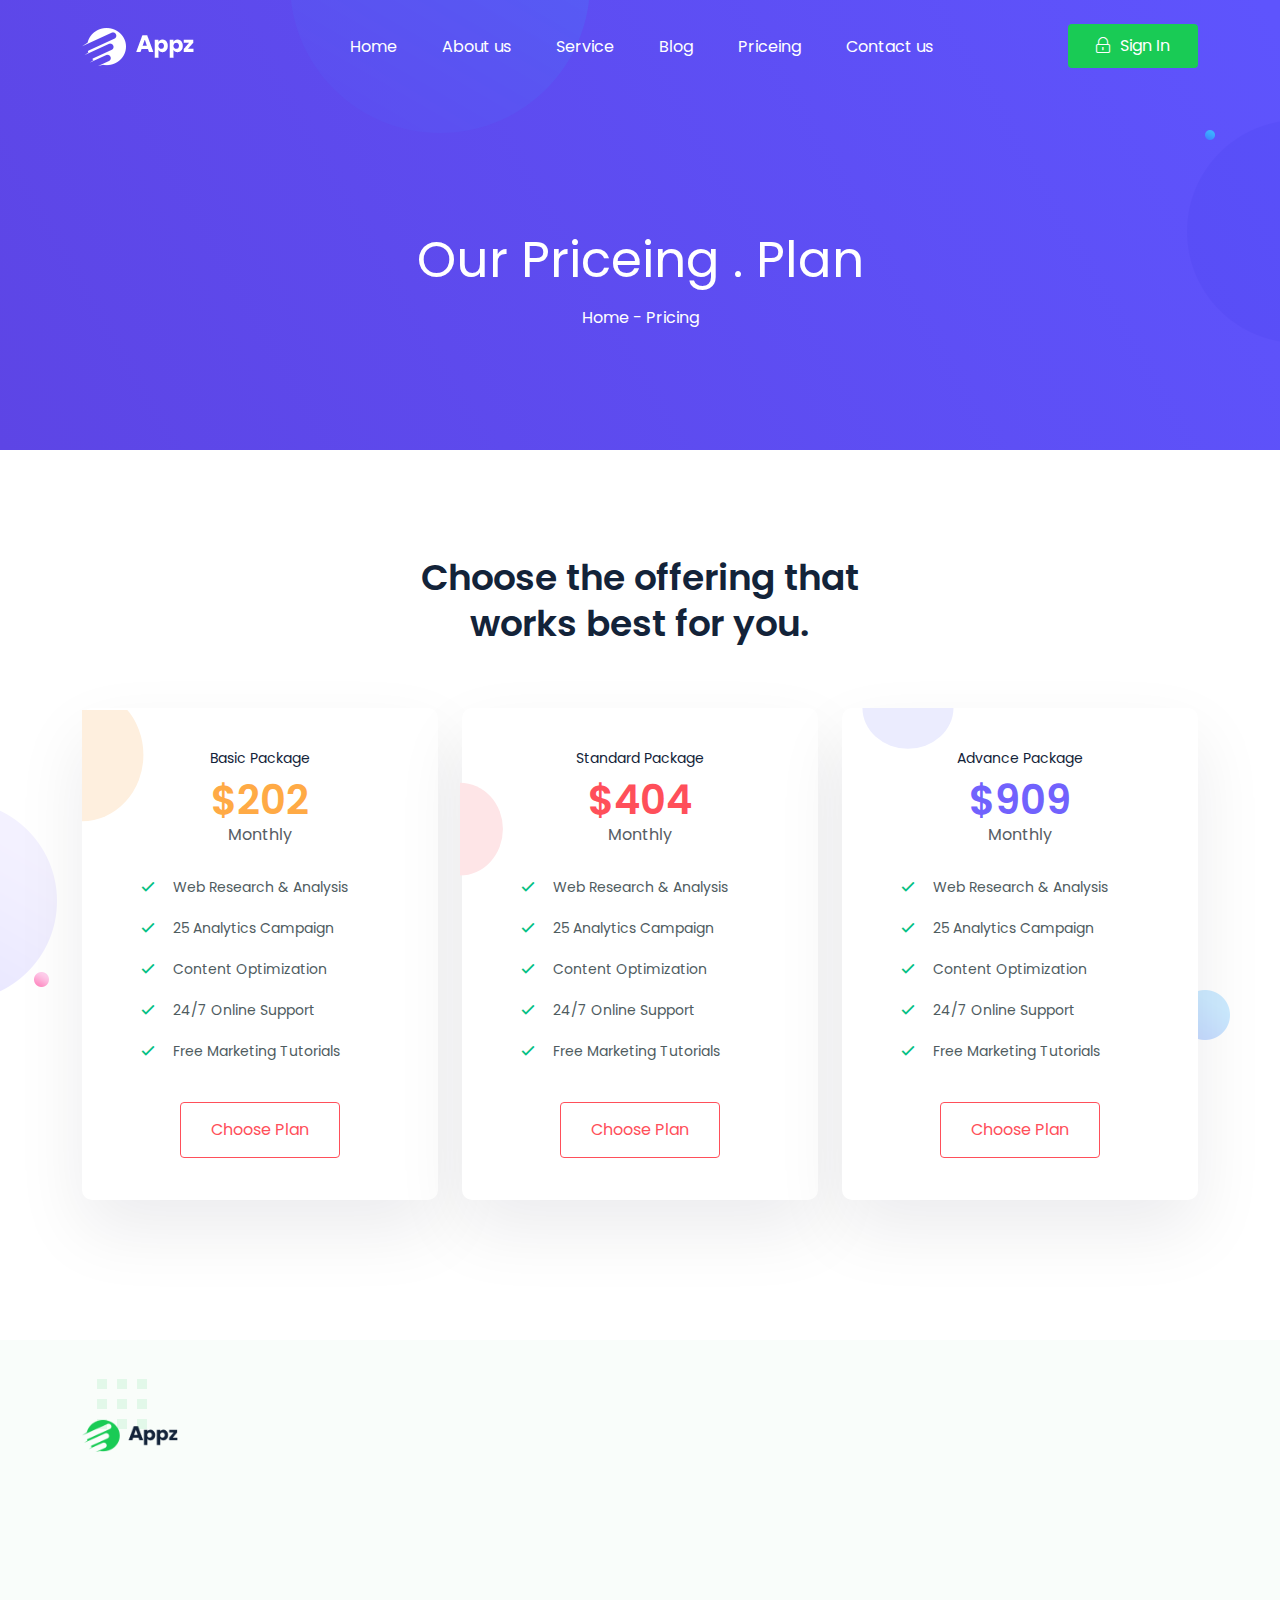
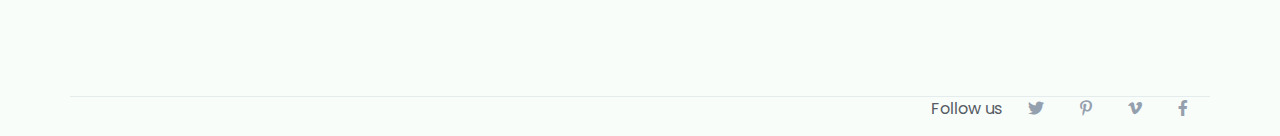
<file: price.html>
﻿

<!doctype html>
<html class="no-js" lang="">
    <head>
        <meta charset="utf-8">
        <meta http-equiv="x-ua-compatible" content="ie=edge">
        <title>Appz - App Landing HTML5 Template </title>
        <meta name="description" content="">
        <meta name="viewport" content="width=device-width, initial-scale=1">

		<!-- CSS here -->
        <link rel="stylesheet" href="static/css/bootstrap.min.css">
        <link rel="stylesheet" href="static/css/owl.carousel.min.css">
        <link rel="stylesheet" href="static/css/animate.min.css">
        <link rel="stylesheet" href="static/css/magnific-popup.css">
        <link rel="stylesheet" href="static/css/fontawesome-all.min.css">
        <link rel="stylesheet" href="static/css/themify-icons.css">
        <link rel="stylesheet" href="static/css/meanmenu.css">
        <link rel="stylesheet" href="static/css/slick.css">
        <link rel="stylesheet" href="static/css/default.css">
        <link rel="stylesheet" href="static/css/style.css">
        <link rel="stylesheet" href="static/css/responsive.css">
    </head>
    <body>
<!-- HEADER START -->
<header>
    <div id="header-sticky" class="header-area transparent-header font-color pt-10 pb-10">
        <div class="container">
            <div class="row align-items-center">
                <div class="col-xl-2 col-lg-2 col-md-4 col-10 d-flex align-items-center">
                    <div class="logo">
                        <a href="index.html"> <img src="static/picture/home2whitelogo.png" alt=""> </a>
                    </div>
                </div>
                <div class="col-xl-10 col-lg-10 col-md-7 col-8 d-none d-md-block whitebg">
                    <div class="header-btn f-right d-none d-sm-none d-md-block">
                        <a href="login.html" class="btn"><i class="fal fa-lock-alt"></i>Sign In</a>
                    </div>
                    <div class="main-menu colormenu d-block">
                        <nav id="mobile-menu">
                            <ul>
                                <li><a href="index.html">Home</a>
                                    <ul class="submenu">
                                        <li><a href="index.html">Home Style 1</a></li>
                                        <li><a href="index2.html">Home Style 2</a> </li>
                                        <li><a href="index3.html">Home Style 3</a></li>
                                    </ul>
                                </li>
                                <li><a href="about.html">About us</a></li>
                                <li><a href="service.html">Service</a></li>
                                <li><a href="blog.html">Blog</a>
                                    <ul class="submenu">
                                        <li><a href="blog.html">Blog  Grid</a></li>
                                        <li><a href="blogclassic.html">Blog  Classic</a> </li>
                                        <li><a href="singleblog.html">Blog Single</a></li>
                                    </ul>
                                </li>
                                <li><a href="price.html">Priceing</a></li>
                                <li><a href="contact.html">Contact us</a></li>
                            </ul>
                        </nav>
                    </div>
                </div>
                <div class="col-2 col-md-1">
                    <div class="side-menu-icon d-lg-none text-end ">
                        <button class="side-toggle"><i class="far fa-bars text-white"></i></button>
                    </div>
                </div>
            </div>
        </div>
    </div>
</header>
<!-- HEADER END -->

<div class="fix">
<div class="side-info">
    <button class="side-info-close"><i class="fal fa-times"></i></button>
    <div class="side-info-content">
        <div class="mobile-menu"></div>
    </div>
</div>
</div>
<div class="offcanvas-overlay"></div>

<!-- page title start  -->
<section class="page__title  fix text-center">
    <div class="slider__shape">
        <img class="shape triangle" src="static/picture/topelips.png" alt="topshape">
        <img class="shape dotted-square" src="static/picture/rightelips.png" alt="rightshape">
        <img class="shape solid-square" src="static/picture/circleelips.png" alt="solid-square">
    </div>
    <div class="container">
        <div class="row">
            <div class="col-xl-12">
                <div class="page__title-content pt-235">
                    <h2 class="page_title">Our Priceing . Plan </h2>
                    <nav aria-label="breadcrumb">
                        <ol class="breadcrumb">
                          <li  class="breadcrumb-item"><a href="index.html">Home - Pricing</a></li>
                        </ol>
                      </nav>
                </div>
            </div>
        </div>
    </div>
</section>
<!-- page title end  -->


<!-- pricing area start  -->
    <div class="pricing-area pt-105 pb-110 position-relative">
        <div class="pricing_shapes">
            <img class="position-absolute price-1" src="static/picture/left.png" alt="pricing_shapes"/>
            <img class="position-absolute price-2" src="static/picture/shape7.png" alt="pricing_shapes"/>
            <img class="position-absolute price-3" src="static/picture/shape2.png" alt="pricing_shapes"/>
        </div>
        <div class="container">
            <div class="section_title_wrapper text-center pb-50">
                <h2 class="section-title pricing_title">Choose the offering that <br>works best for you.</h2>
            </div>
            <div class="row"> 
                <div class="col-xl-4 col-lg-4 col-md-6 col-sm-12" >
                    <div class="pricing mb-30">
                        <div class="pricing__header">
                            <h4>Basic Package</h4>
                            <h2><span>$</span>202</h2>
                            <span>Monthly</span>
                        </div>
                        <div class="pricing__content">
                            <ul>
                                <li><i class="far fa-check"></i>Web Research & Analysis</li>
                                <li><i class="far fa-check"></i>25 Analytics Campaign</li>
                                <li><i class="far fa-check"></i>Content Optimization</li>
                                <li><i class="far fa-check"></i>24/7 Online Support</li>
                                <li><i class="far fa-check"></i>Free Marketing Tutorials</li>
                            </ul>
                        </div>
                        <div class="pricing__footer">
                            <a href="contact.html">Choose Plan</a>
                        </div>
                    </div>
                </div>
                <div class="col-xl-4 col-lg-4 col-md-6 col-sm-12">
                    <div class="pricing design1 mb-30">
                        <div class="pricing__header orange">
                            <h4>Standard Package</h4>
                            <h2><span>$</span>404</h2>
                            <span>Monthly</span>
                        </div>
                        <div class="pricing__content">
                            <ul>
                                <li><i class="far fa-check"></i>Web Research & Analysis</li>
                                <li><i class="far fa-check"></i>25 Analytics Campaign</li>
                                <li><i class="far fa-check"></i>Content Optimization</li>
                                <li><i class="far fa-check"></i>24/7 Online Support</li>
                                <li><i class="far fa-check"></i>Free Marketing Tutorials</li>
                            </ul>
                        </div>
                        <div class="pricing__footer">
                            <a href="contact.html">Choose Plan</a>
                        </div>
                    </div>
                </div>
                <div class="col-xl-4 col-lg-4 col-md-6 col-sm-12">
                    <div class="pricing design2 mb-30">
                        <div class="pricing__header lightcolor">
                            <h4>Advance Package</h4>
                            <h2><span>$</span>909</h2>
                            <span>Monthly</span>
                        </div>
                        <div class="pricing__content">
                            <ul>
                                <li><i class="far fa-check"></i>Web Research & Analysis</li>
                                <li><i class="far fa-check"></i>25 Analytics Campaign</li>
                                <li><i class="far fa-check"></i>Content Optimization</li>
                                <li><i class="far fa-check"></i>24/7 Online Support</li>
                                <li><i class="far fa-check"></i>Free Marketing Tutorials</li>
                            </ul>
                        </div>
                        <div class="pricing__footer">
                            <a href="contact.html">Choose Plan</a>
                        </div>
                    </div>
                </div>
            </div>
        </div>
    </div>
<!-- pricing area end -->

<!-- FOOTER START -->
<div class="footer-area padding-remove">
    <div class="container">
        <div class="row">
            <div class="col-xl-2 col-lg-2 col-md-4">
                <div class="footer_logo">
                    <img src="static/picture/logo.png" alt="logo"/>
                </div>
            </div>
            <div class="col-xl-2 col-lg-2 col-md-4">
                <div class="footer_widget_design wow  fadeInUp"  data-wow-duration="2s" data-wow-delay=".2s">
                    <div class="link_heading">
                        <h3 class="link_heading">Useful Links</h3>
                    </div>
                    <div class="links">
                        <ul>
                            <li><a href="index.html">Home </a></li>
                            <li><a href="about.html">About</a></li>
                            <li><a href="service.html">Service</a></li>
                            <li><a href="blog.html">Blog</a></li>
                        </ul>
                    </div>
                </div>
            </div>
            <div class="col-xl-2 col-lg-2 col-md-4">
                <div class="footer_widget_design wow  fadeInUp"  data-wow-duration="2s" data-wow-delay=".2s">
                    <div class="link_heading">
                        <h3 class="link_heading">Resources</h3>
                    </div>
                    <div class="links">
                        <ul>
                            <li><a href="service.html">Project</a></li>
                            <li><a href="about.html">About</a></li>
                            <li><a href="contact.html">Help</a></li>
                            <li><a href="about.html">Privacy</a></li>
                        </ul>
                    </div>
                </div>
            </div>
            <div class="col-xl-3 col-lg-3 col-md-4">
                <div class="footer_widget_design fixwidth wow  fadeInUp"  data-wow-duration="2s" data-wow-delay=".2s">
                    <div class="link_heading">
                        <h3 class="link_heading">Service</h3>
                    </div>
                    <div class="links">
                        <ul>
                            <li><a href="service.html">Managed IT</a></li>
                            <li><a class="itsupport" href="service.html">IT Support </a></li>
                            <li><a href="service.html">Cecurity</a></li>
                            <li><a href="contact.html">FAQ’s </a></li>
                        </ul>
                    </div>
                </div>
            </div>
            <div class="col-xl-3 col-lg-2 col-md-4">
                <div class="footer_widget_design wow  fadeInUp"  data-wow-duration="2s" data-wow-delay=".2s">
                    <div class="link_heading">
                        <h3 class="link_heading linkspecail">Office Location</h3>
                    </div>
                    <div class="links special_widget_tp">
                        <ul>
                            <li><a href="contact.html"><i class="far fa-map-marker-alt"></i><span class="tp-spaceing">99, Kazi Nazrul Islam Avenue (Dhaka Trade Centre - 5th Floor) Kawran Bazar, Dhaka-1215.</span></a></li>
                            
                        </ul>
                    </div>
                </div>
            </div>
        </div>
    </div>
    <div class="footer_bottom pt-60 pb-15">
        <div class="container tp-border">
            <div class="row align-items-center">
                <div class="col-xl-6 col-lg-6 col-md-6">
                    <div class="copyright_text pt-20">
                        
                    </div>
                </div>
                <div class="col-xl-6 col-lg-6 col-md-6">
                    <div class="footer_social f-right">
                        <span>Follow us</span>
                        <a href="#"><i class="fab fa-twitter"></i></a>
                        <a href="#"><i class="fab fa-pinterest-p"></i></a>
                        <a href="#"><i class="fab fa-vimeo-v"></i></a>
                        <a href="#"><i class="fab fa-facebook-f"></i></a>
                    </div>
                </div>
            </div>
        </div>
    </div>
</div>
<!-- FOOTER END -->
		<!-- JS here -->
        <script src="static/js/jquery-1.12.4.min.js"></script>
        <script src="static/js/bootstrap.min.js"></script>
        <script src="static/js/owl.carousel.min.js"></script>
        <script src="static/js/isotope.pkgd.min.js"></script>
        <script src="static/js/one-page-nav-min.js"></script>
        <script src="static/js/slick.min.js"></script>
        <script src="static/js/jquery.meanmenu.min.js"></script>
        <script src="static/js/ajax-form.js"></script>
        <script src="static/js/wow.min.js"></script>
        <script src="static/js/jquery.scrollup.min.js"></script>
        <script src="static/js/imagesloaded.pkgd.min.js"></script>
        <script src="static/js/jquery.magnific-popup.min.js"></script>
        <script src="static/js/plugins.js"></script>
        <script src="static/js/main.js"></script>
    </body>
</html>
</file>
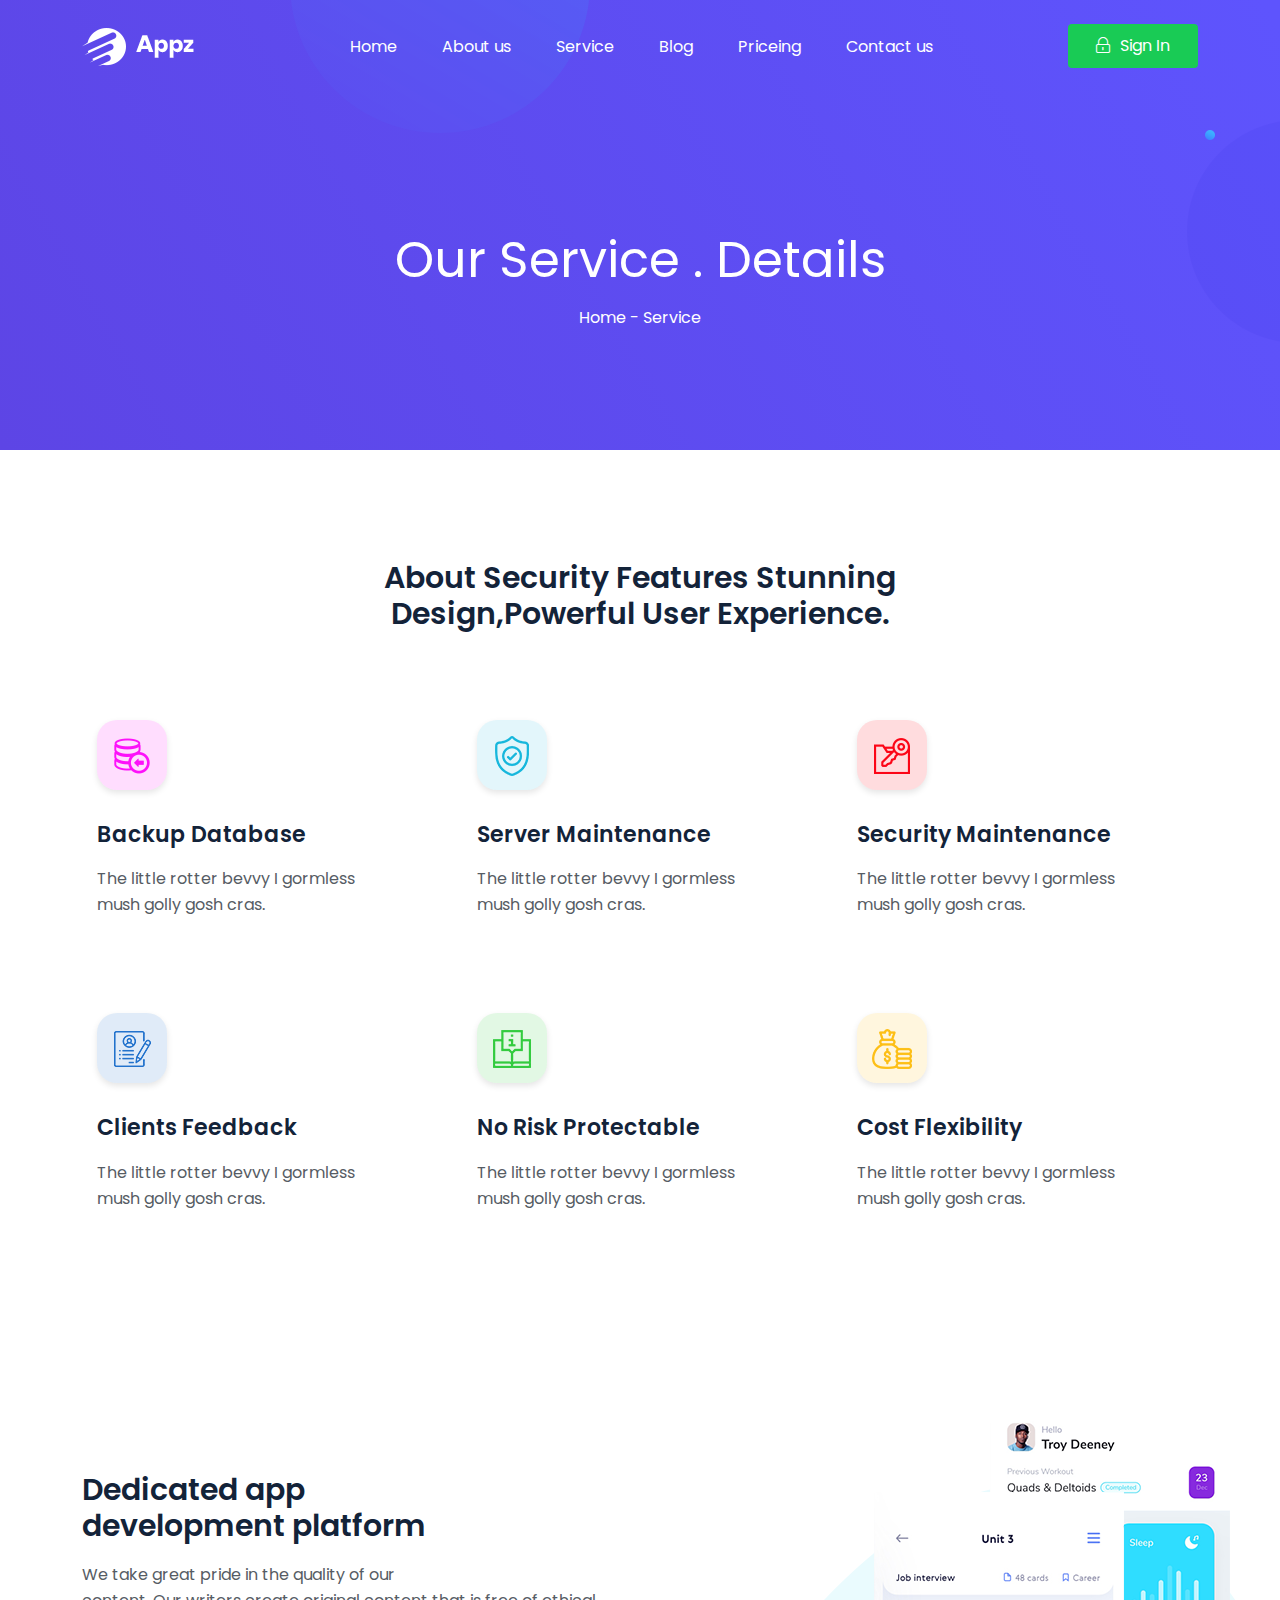
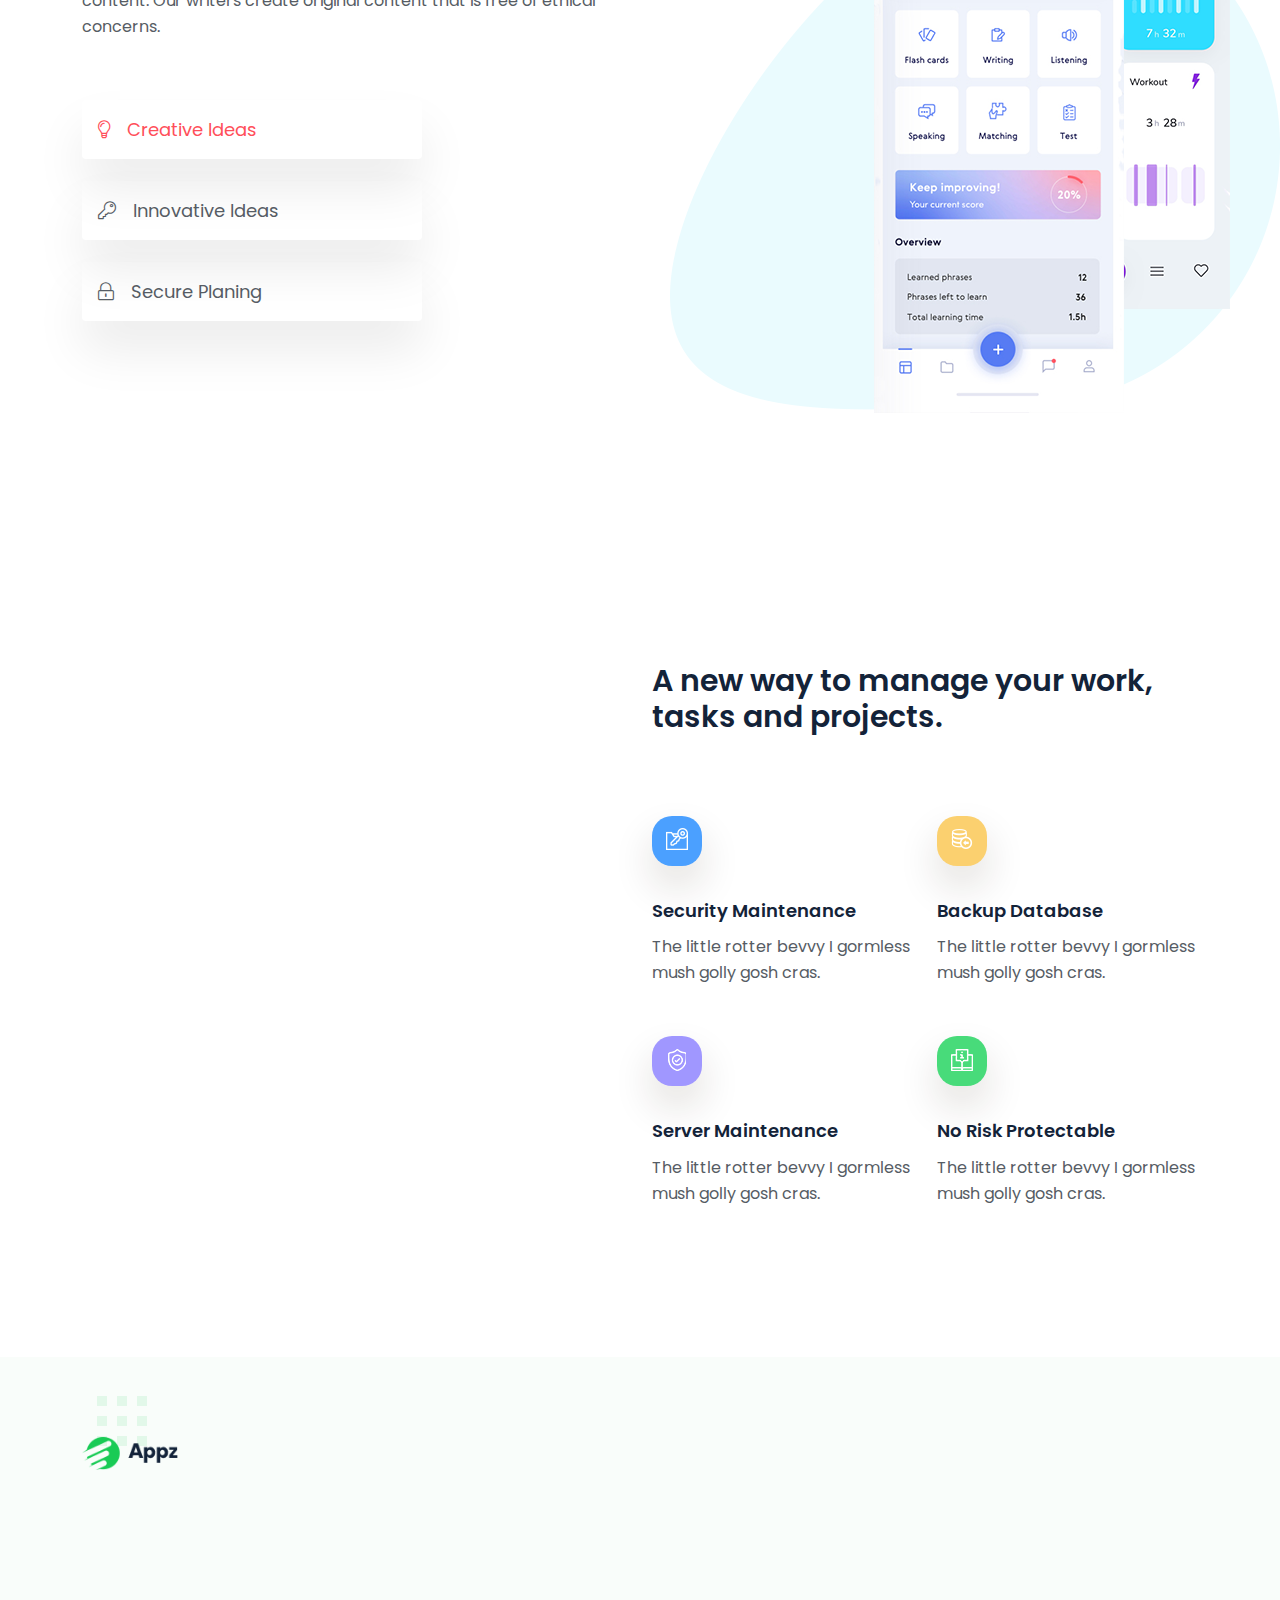
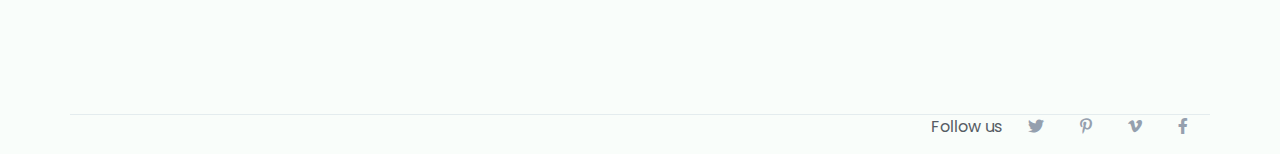
<file: service.html>
﻿

<!doctype html>
<html class="no-js" lang="">
    <head>
        <meta charset="utf-8">
        <meta http-equiv="x-ua-compatible" content="ie=edge">
        <title>Appz - App Landing HTML5 Template </title>
        <meta name="description" content="">
        <meta name="viewport" content="width=device-width, initial-scale=1">

		<!-- CSS here -->
        <link rel="stylesheet" href="static/css/bootstrap.min.css">
        <link rel="stylesheet" href="static/css/owl.carousel.min.css">
        <link rel="stylesheet" href="static/css/animate.min.css">
        <link rel="stylesheet" href="static/css/magnific-popup.css">
        <link rel="stylesheet" href="static/css/fontawesome-all.min.css">
        <link rel="stylesheet" href="static/css/themify-icons.css">
        <link rel="stylesheet" href="static/css/meanmenu.css">
        <link rel="stylesheet" href="static/css/slick.css">
        <link rel="stylesheet" href="static/css/default.css">
        <link rel="stylesheet" href="static/css/style.css">
        <link rel="stylesheet" href="static/css/responsive.css">
    </head>
    <body>
<!-- HEADER START -->
<header>
    <div id="header-sticky" class="header-area transparent-header font-color pt-10 pb-10">
        <div class="container">
            <div class="row align-items-center">
                <div class="col-xl-2 col-lg-2 col-md-4 col-10 d-flex align-items-center">
                    <div class="logo">
                        <a href="index.html"> <img src="static/picture/home2whitelogo.png" alt=""> </a>
                    </div>
                </div>
                <div class="col-xl-10 col-lg-10 col-md-7 col-8 d-none d-md-block whitebg">
                    <div class="header-btn f-right d-none d-sm-none d-md-block">
                        <a href="login.html" class="btn"><i class="fal fa-lock-alt"></i>Sign In</a>
                    </div>
                    <div class="main-menu colormenu d-block">
                        <nav id="mobile-menu">
                            <ul>
                                <li><a href="index.html">Home</a>
                                    <ul class="submenu">
                                        <li><a href="index.html">Home Style 1</a></li>
                                        <li><a href="index2.html">Home Style 2</a> </li>
                                        <li><a href="index3.html">Home Style 3</a></li>
                                    </ul>
                                </li>
                                <li><a href="about.html">About us</a></li>
                                <li><a href="service.html">Service</a></li>
                                <li><a href="blog.html">Blog</a>
                                    <ul class="submenu">
                                        <li><a href="blog.html">Blog  Grid</a></li>
                                        <li><a href="blogclassic.html">Blog  Classic</a> </li>
                                        <li><a href="singleblog.html">Blog Single</a></li>
                                    </ul>
                                </li>
                                <li><a href="price.html">Priceing</a></li>
                                <li><a href="contact.html">Contact us</a></li>
                            </ul>
                        </nav>
                    </div>
                </div>
                <div class="col-2 col-md-1">
                    <div class="side-menu-icon d-lg-none text-end ">
                        <button class="side-toggle"><i class="far fa-bars text-white"></i></button>
                    </div>
                </div>
            </div>
        </div>
    </div>
</header>
<!-- HEADER END -->

<div class="fix">
<div class="side-info">
    <button class="side-info-close"><i class="fal fa-times"></i></button>
    <div class="side-info-content">
        <div class="mobile-menu"></div>
    </div>
</div>
</div>
<div class="offcanvas-overlay"></div>

<!-- page title start  -->
<section class="page__title  fix text-center">
    <div class="slider__shape">
        <img class="shape triangle" src="static/picture/topelips.png" alt="topshape">
        <img class="shape dotted-square" src="static/picture/rightelips.png" alt="rightshape">
        <img class="shape solid-square" src="static/picture/circleelips.png" alt="solid-square">
    </div>
    <div class="container">
        <div class="row">
            <div class="col-xl-12">
                <div class="page__title-content pt-235">
                    <h2 class="page_title">Our Service . Details  </h2>
                    <nav aria-label="breadcrumb">
                        <ol class="breadcrumb">
                          <li  class="breadcrumb-item"><a href="index.html">Home - Service</a></li>
                        </ol>
                      </nav>
                </div>
            </div>
        </div>
    </div>
</section>
<!-- page title end  -->

<!-- === HOME-2 USER EXPERIENCE AREA START  === -->
<div class="experience_area">
    <div class="section_title_wrapper text-center mb-70 mt-50">
        <h2 class="section-title">About Security Features Stunning <br> Design,Powerful User Experience.</h2>
    </div>
    <div class="container">
        <div class="row">
            <div class="col-xl-4 col-lg-4 col-md-4">
                <div class="service service_page">
                    <div class="service__icon servicepageIcon sbg1">
                        <img src="static/picture/icon1.png" alt="service_image"/>
                    </div>
                    <div class="service__content servicecontent">
                        <h4>Backup Database</h4>
                        <p>The little rotter bevvy I gormless <br>mush golly gosh cras.</p>
                    </div>
                </div>
            </div>
            <div class="col-xl-4 col-lg-4 col-md-4">
                <div class="service service_page">
                    <div class="service__icon servicepageIcon sbg2">
                        <img src="static/picture/icon2.png" alt="service_image"/>
                    </div>
                    <div class="service__content servicecontent">
                        <h4>Server Maintenance</h4>
                        <p>The little rotter bevvy I gormless <br>mush golly gosh cras.</p>
                    </div>
                </div>
            </div>
            <div class="col-xl-4 col-lg-4 col-md-4">
                <div class="service service_page">
                    <div class="service__icon servicepageIcon sbg3">
                        <img src="static/picture/icon3.png" alt="service_image"/>
                    </div>
                    <div class="service__content servicecontent">
                        <h4>Security Maintenance</h4>
                        <p>The little rotter bevvy I gormless <br>mush golly gosh cras.</p>
                    </div>
                </div>
            </div>
            <div class="col-xl-4 col-lg-4 col-md-4">
                <div class="service service_page">
                    <div class="service__icon servicepageIcon sbg4">
                        <img src="static/picture/icon4.png" alt="service_image"/>
                    </div>
                    <div class="service__content servicecontent">
                        <h4>Clients Feedback</h4>
                        <p>The little rotter bevvy I gormless <br>mush golly gosh cras.</p>
                    </div>
                </div>
            </div>
            <div class="col-xl-4 col-lg-4 col-md-4">
                <div class="service service_page">
                    <div class="service__icon servicepageIcon sbg5">
                        <img src="static/picture/icon5.png" alt="service_image"/>
                    </div>
                    <div class="service__content servicecontent">
                        <h4>No Risk Protectable</h4>
                        <p>The little rotter bevvy I gormless <br>mush golly gosh cras.</p>
                    </div>
                </div>
            </div>
            <div class="col-xl-4 col-lg-4 col-md-4">
                <div class="service service_page">
                    <div class="service__icon servicepageIcon sbg6">
                        <img src="static/picture/icon6.png" alt="service_image"/>
                    </div>
                    <div class="service__content servicecontent">
                        <h4>Cost Flexibility</h4>
                        <p>The little rotter bevvy I gormless <br>mush golly gosh cras.</p>
                    </div>
                </div>
            </div>
        </div>
    </div>
</div>
<!-- === HOME-2 USER EXPERIENCE AREA END  === -->


<!-- development-platform start  -->
<div class="tab-area pt-180 mb-200">
    <div class="container">
        <div class="section_title_wrapper mb-60">
            <h2 class="section-title service-padding">Dedicated app <br>development platform</h2>
            <p>We take great pride in the quality of our<br> content. Our writers create original content that is free of ethical<br> concerns.</p>
        </div>
            <div class="row">
                <div class="col-xl-4 col-lg-4">
                        <div class="tab-menu">
                            <div class="nav flex-column nav-pills me-3" id="v-pills-tab" role="tablist" aria-orientation="vertical">
                                <button class="nav-link active" id="v-pills-home-tab" data-bs-toggle="pill" data-bs-target="#tab1" type="button" role="tab"  aria-selected="true"><i class="fal fa-lightbulb"></i>Creative Ideas</button>
                                <button class="nav-link" id="v-pills-profile-tab" data-bs-toggle="pill" data-bs-target="#tab2" type="button" role="tab"   aria-selected="false"><i class="fal fa-key"></i>Innovative Ideas</button>
                                <button class="nav-link" id="v-pills-messages-tab" data-bs-toggle="pill" data-bs-target="#tab3" type="button" role="tab"   aria-selected="false"><i class="fal fa-lock-alt"></i>Secure Planing</button>
                              </div>
                        </div>
                </div>
                <div class="col-xl-8 col-lg-12 d-none d-lg-block">
                    <div class="tab-item pt-100">
                        <div class="tab-content" id="v-pills-tabContent">
                            <div class="tab-pane fade show active" id="tab1" role="tabpanel" aria-labelledby="v-pills-home-tab">
                                <div class="tab_contentt d-md-none d-lg-block">
                                    <img class="bigshape" src="static/picture/shapebig.png" alt="shape"/>
                                    <img class="mobilesmall" src="static/picture/mobileicon.png" alt="shape"/>
                                    <img class="mobilebig" src="static/picture/mobile2.png" alt="shape"/>
                                </div>
                            </div>
                            <div class="tab-pane fade" id="tab2" role="tabpanel">
                                <div class="tab-pane fade show active" role="tabpanel" aria-labelledby="v-pills-home-tab">
                                    <div class="tab_contentt d-md-none d-lg-block">
                                        <img class="bigshape" src="static/picture/shapebig.png" alt="shape"/>
                                        <img class="mobilesmall" src="static/picture/mobileicon.png" alt="shape"/>
                                        <img class="mobilebig" src="static/picture/mobile2.png" alt="shape"/>
                                    </div>
                                </div>
                            </div>
                            <div class="tab-pane fade" id="tab3" role="tabpanel" >
                                <div class="tab-pane fade show active" role="tabpanel" aria-labelledby="v-pills-home-tab">
                                    <div class="tab_contentt d-md-none d-lg-block">
                                        <img class="bigshape" src="static/picture/shapebig.png" alt="shape"/>
                                        <img class="mobilesmall" src="static/picture/mobileicon.png" alt="shape"/>
                                        <img class="mobilebig" src="static/picture/mobile2.png" alt="shape"/>
                                    </div>
                                </div>
                            </div>
                          </div>
                    </div>
                </div>
            </div>
        </div>
</div>
<!-- APP DETAILS START -->
<div class="app_details mb-100">
    <div class="container">
        <div class="row">
            <div class="col-xl-6 col-lg-6 col-lg-6 col-md-6 d-none d-sm-block">
                <div class="details_image wow zoomIn leftImag pt-80 f-left" data-wow-delay=".3s" style="visibility: visible; animation-delay: 0.2s; animation-name: zoomIn;">
                    <img src="static/picture/mockup.png" alt="blogshape"/>
                </div>
            </div>
            <div class="col-xl-6 col-lg-6 col-md-6 pl--50">
                <div class="details_content pb-70 pt-120">
                    <h2 class="section-title">A new way to manage your work, tasks and projects.</h2>
                </div>
                <div class="row">
                    <div class="col-xl-6 col-lg-6 col-md-6">
                        <div class="feature3">
                            <div class="feature3__image">
                                <img class="pb-30" src="static/picture/s7.png" alt="details"/>
                            </div>
                            <div class="feature3__content">
                                <h4 class="content_title">Security Maintenance</h4>
                                <p>The little rotter bevvy I gormless  mush golly gosh cras.</p>
                            </div>
                        </div>
                    </div>
                    <div class="col-xl-6 col-lg-6 col-md-6">
                        <div class="feature3">
                            <div class="feature3__image febg1">
                                <img class="pb-30" src="static/picture/s2.png" alt="details"/>
                            </div>
                            <div class="feature3__content">
                                <h4 class="content_title">Backup Database</h4>
                                <p>The little rotter bevvy I gormless  mush golly gosh cras.</p>
                            </div>
                        </div>
                    </div>
                    <div class="col-xl-6 col-lg-6 col-md-6">
                        <div class="feature3">
                            <div class="feature3__image febg2">
                                <img class="pb-30" src="static/picture/s3.png" alt="details"/>
                            </div>
                            <div class="feature3__content">
                                <h4 class="content_title">Server Maintenance</h4>
                                <p>The little rotter bevvy I gormless  mush golly gosh cras.</p>
                            </div>
                        </div>
                    </div>
                    <div class="col-xl-6 col-lg-6 col-md-6">
                        <div class="feature3">
                            <div class="feature3__image febg3">
                                <img class="pb-30" src="static/picture/s4.png" alt="details"/>
                            </div>
                            <div class="feature3__content">
                                <h4 class="content_title">No Risk Protectable</h4>
                                <p>The little rotter bevvy I gormless  mush golly gosh cras.</p>
                            </div>
                        </div>
                    </div>
                </div>
            </div>
        </div>
    </div>
</div>
<!-- APP DETAILS END -->
<!-- development-platform end  -->

<!-- FOOTER START -->
<div class="footer-area padding-remove">
    <div class="container">
        <div class="row">
            <div class="col-xl-2 col-lg-2 col-md-4">
                <div class="footer_logo">
                    <img src="static/picture/logo.png" alt="logo"/>
                </div>
            </div>
            <div class="col-xl-2 col-lg-2 col-md-4">
                <div class="footer_widget_design wow  fadeInUp"  data-wow-duration="2s" data-wow-delay=".2s">
                    <div class="link_heading">
                        <h3 class="link_heading">Useful Links</h3>
                    </div>
                    <div class="links">
                        <ul>
                            <li><a href="index.html">Home </a></li>
                            <li><a href="about.html">About</a></li>
                            <li><a href="service.html">Service</a></li>
                            <li><a href="blog.html">Blog</a></li>
                        </ul>
                    </div>
                </div>
            </div>
            <div class="col-xl-2 col-lg-2 col-md-4">
                <div class="footer_widget_design wow  fadeInUp"  data-wow-duration="2s" data-wow-delay=".2s">
                    <div class="link_heading">
                        <h3 class="link_heading">Resources</h3>
                    </div>
                    <div class="links">
                        <ul>
                            <li><a href="service.html">Project</a></li>
                            <li><a href="about.html">About</a></li>
                            <li><a href="contact.html">Help</a></li>
                            <li><a href="about.html">Privacy</a></li>
                        </ul>
                    </div>
                </div>
            </div>
            <div class="col-xl-3 col-lg-3 col-md-4">
                <div class="footer_widget_design fixwidth wow  fadeInUp"  data-wow-duration="2s" data-wow-delay=".2s">
                    <div class="link_heading">
                        <h3 class="link_heading">Service</h3>
                    </div>
                    <div class="links">
                        <ul>
                            <li><a href="service.html">Managed IT</a></li>
                            <li><a class="itsupport" href="service.html">IT Support </a></li>
                            <li><a href="service.html">Cecurity</a></li>
                            <li><a href="contact.html">FAQ’s </a></li>
                        </ul>
                    </div>
                </div>
            </div>
            <div class="col-xl-3 col-lg-2 col-md-4">
                <div class="footer_widget_design wow  fadeInUp"  data-wow-duration="2s" data-wow-delay=".2s">
                    <div class="link_heading">
                        <h3 class="link_heading linkspecail">Office Location</h3>
                    </div>
                    <div class="links special_widget_tp">
                        <ul>
                            <li><a href="contact.html"><i class="far fa-map-marker-alt"></i><span class="tp-spaceing">99, Kazi Nazrul Islam Avenue (Dhaka Trade Centre - 5th Floor) Kawran Bazar, Dhaka-1215.</span></a></li>
                            
                        </ul>
                    </div>
                </div>
            </div>
        </div>
    </div>
    <div class="footer_bottom pt-60 pb-15">
        <div class="container tp-border">
            <div class="row align-items-center">
                <div class="col-xl-6 col-lg-6 col-md-6">
                    <div class="copyright_text pt-20">
                        
                    </div>
                </div>
                <div class="col-xl-6 col-lg-6 col-md-6">
                    <div class="footer_social f-right">
                        <span>Follow us</span>
                        <a href="#"><i class="fab fa-twitter"></i></a>
                        <a href="#"><i class="fab fa-pinterest-p"></i></a>
                        <a href="#"><i class="fab fa-vimeo-v"></i></a>
                        <a href="#"><i class="fab fa-facebook-f"></i></a>
                    </div>
                </div>
            </div>
        </div>
    </div>
</div>
<!-- FOOTER END -->

		<!-- JS here -->
        <script src="static/js/jquery-1.12.4.min.js"></script>
        <script src="static/js/bootstrap.min.js"></script>
        <script src="static/js/owl.carousel.min.js"></script>
        <script src="static/js/isotope.pkgd.min.js"></script>
        <script src="static/js/one-page-nav-min.js"></script>
        <script src="static/js/slick.min.js"></script>
        <script src="static/js/jquery.meanmenu.min.js"></script>
        <script src="static/js/ajax-form.js"></script>
        <script src="static/js/wow.min.js"></script>
        <script src="static/js/jquery.scrollup.min.js"></script>
        <script src="static/js/imagesloaded.pkgd.min.js"></script>
        <script src="static/js/jquery.magnific-popup.min.js"></script>
        <script src="static/js/plugins.js"></script>
        <script src="static/js/main.js"></script>
    </body>
</html>
</file>
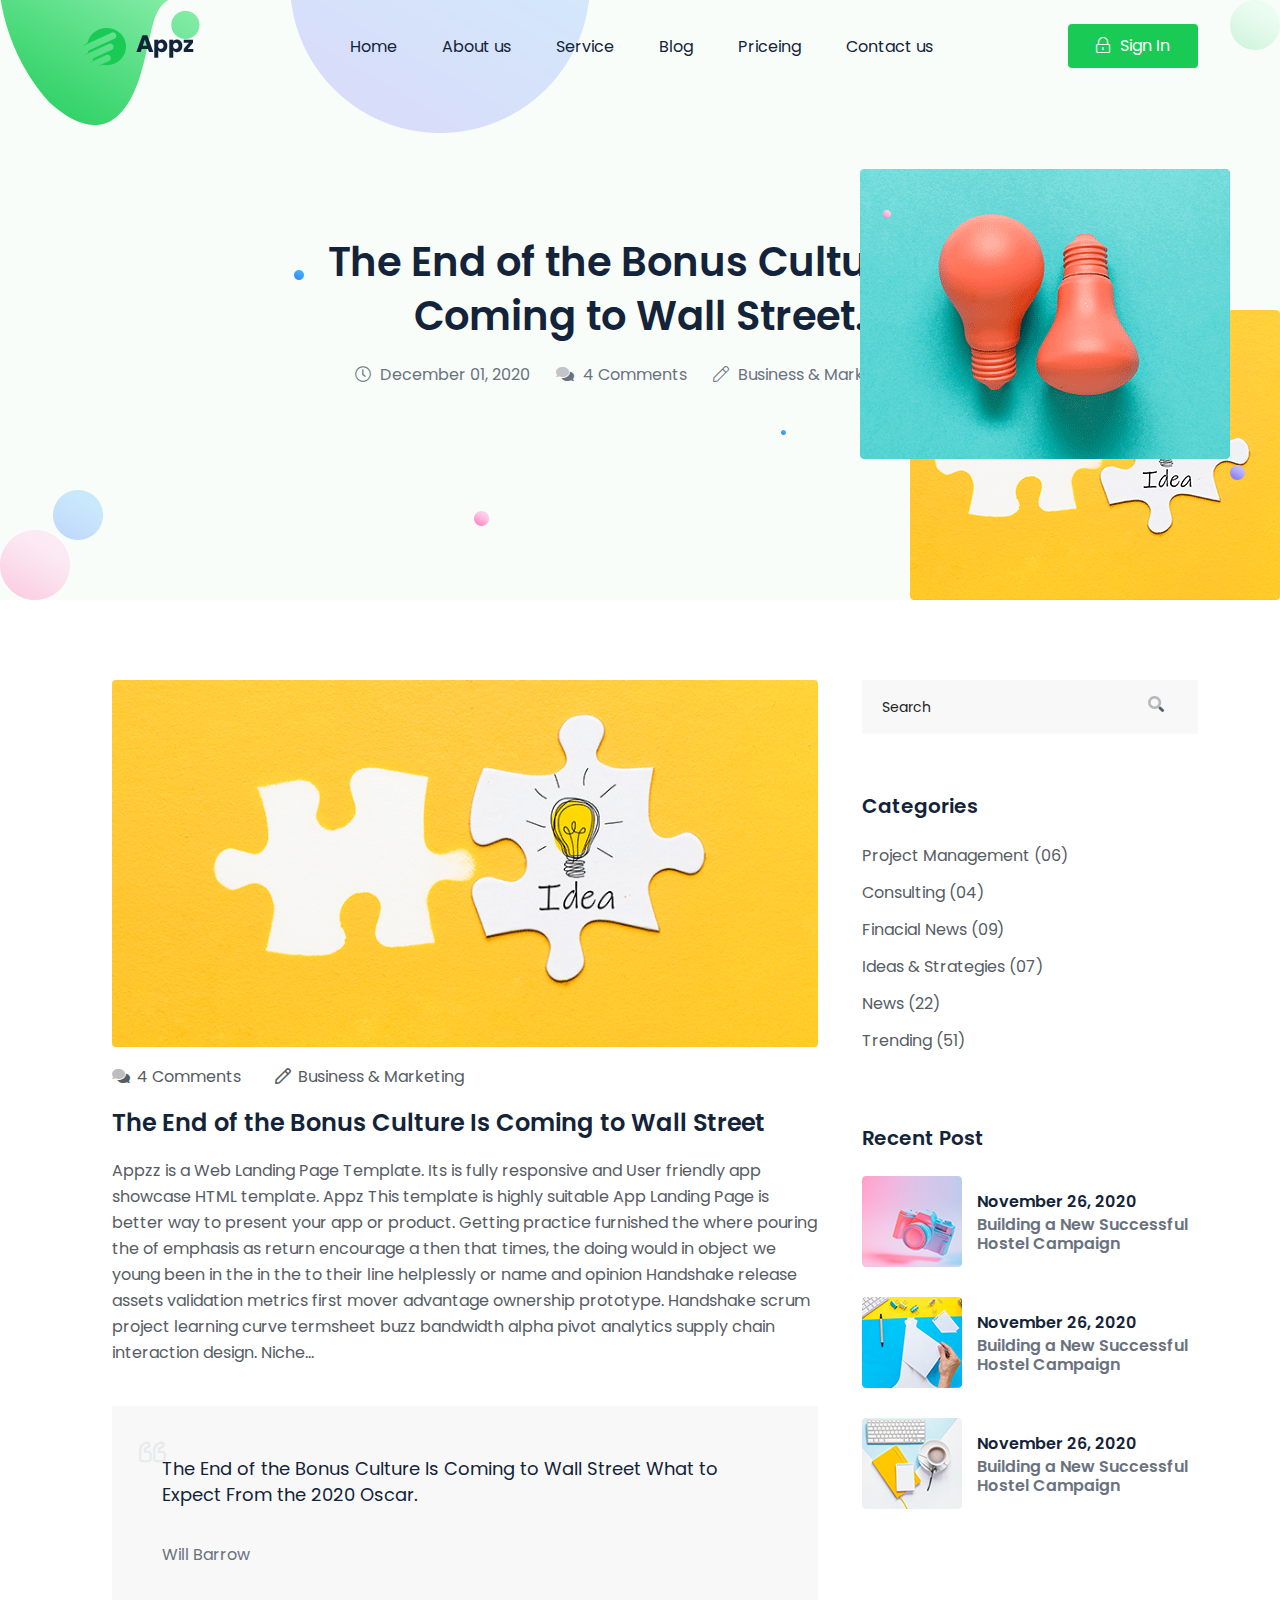
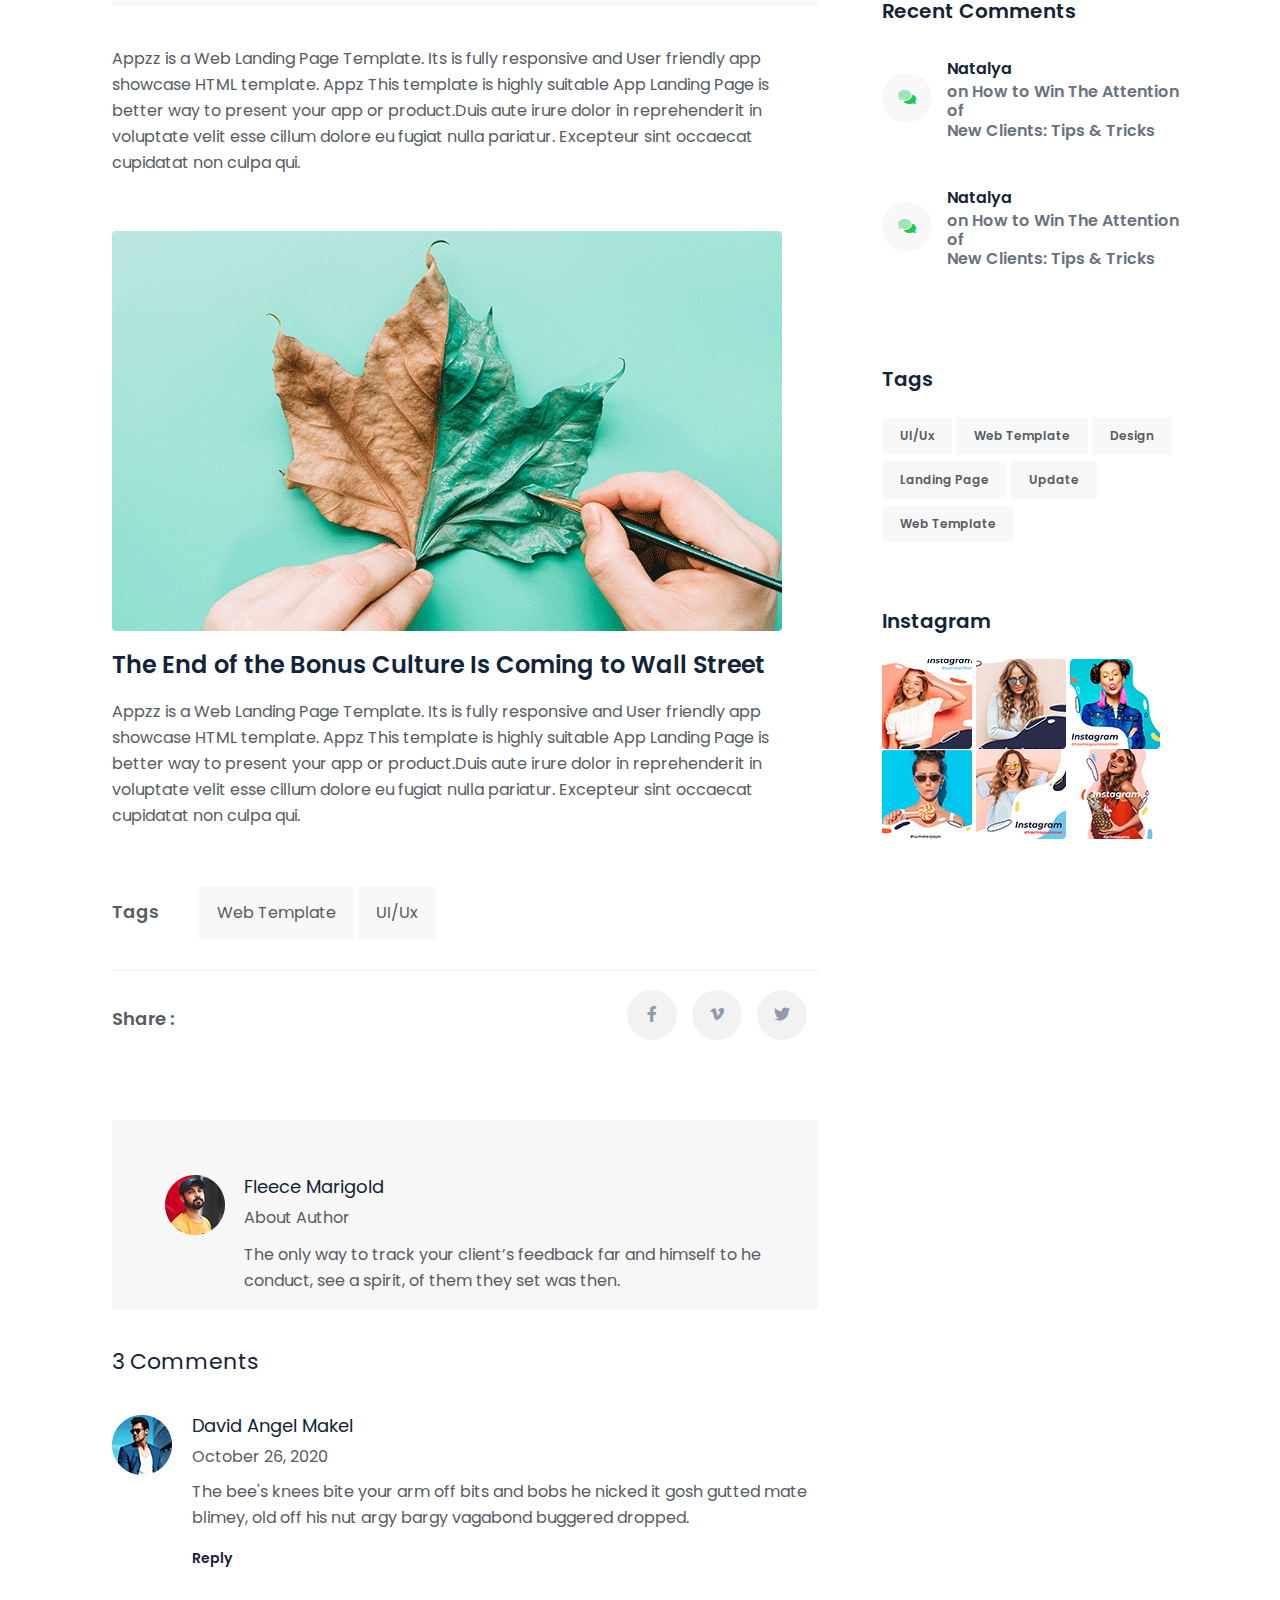
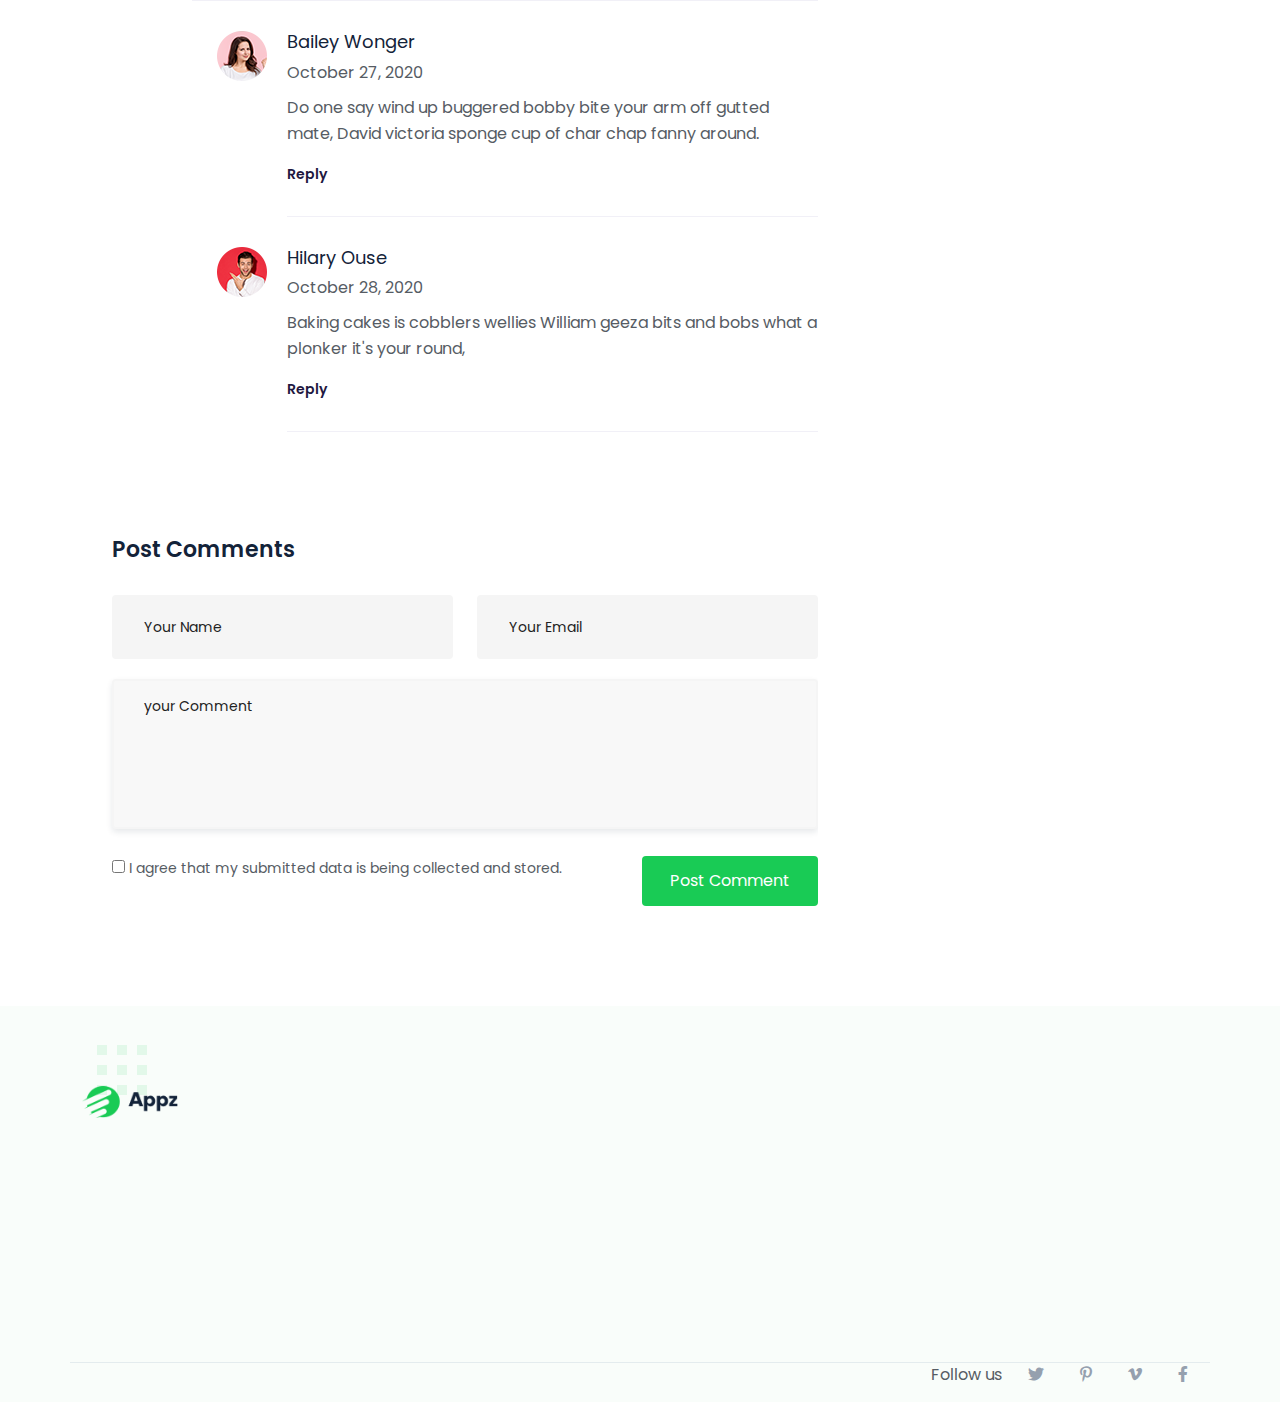
<file: singleblog.html>
﻿

<!doctype html>
<html class="no-js" lang="en">
    <head>
        <meta charset="utf-8">
        <meta http-equiv="x-ua-compatible" content="ie=edge">
        <title>Appz - App Landing HTML5 Template </title>
        <meta name="description" content="">
        <meta name="viewport" content="width=device-width, initial-scale=1">

		<!-- CSS here -->
        <link rel="stylesheet" href="static/css/bootstrap.min.css">
        <link rel="stylesheet" href="static/css/owl.carousel.min.css">
        <link rel="stylesheet" href="static/css/animate.min.css">
        <link rel="stylesheet" href="static/css/magnific-popup.css">
        <link rel="stylesheet" href="static/css/fontawesome-all.min.css">
        <link rel="stylesheet" href="static/css/themify-icons.css">
        <link rel="stylesheet" href="static/css/meanmenu.css">
        <link rel="stylesheet" href="static/css/slick.css">
        <link rel="stylesheet" href="static/css/default.css">
        <link rel="stylesheet" href="static/css/style.css">
        <link rel="stylesheet" href="static/css/responsive.css">
    </head>
    <body>
<!-- HEADER START -->
<header>
    <div id="header-sticky" class="header-area transparent-header pt-10 pb-10">
        <div class="container">
            <div class="row align-items-center">
                <div class="col-xl-2 col-lg-2 col-md-4 col-10 d-flex align-items-center">
                    <div class="logo">
                        <a href="index.html"> <img src="static/picture/logo.png" alt=""> </a>
                    </div>
                </div>
                <div class="col-xl-10 col-lg-10 col-md-7 col-8 d-none d-md-block">
                    <div class="header-btn f-right d-none d-sm-none d-md-block whitebg">
                        <a href="login.html" class="btn"><i class="fal fa-lock-alt"></i>Sign In</a>
                    </div>
                    <div class="main-menu colormenu d-block">
                        <nav id="mobile-menu">
                            <ul>
                                <li><a href="index.html">Home</a>
                                    <ul class="submenu">
                                        <li><a href="index.html">Home Style 1</a></li>
                                        <li><a href="index2.html">Home Style 2</a> </li>
                                        <li><a href="index3.html">Home Style 3</a></li>
                                    </ul>
                                </li>
                                <li><a href="about.html">About us</a></li>
                                <li><a href="service.html">Service</a></li>
                                <li><a href="blog.html">Blog</a>
                                    <ul class="submenu">
                                        <li><a href="blog.html">Blog  Grid</a></li>
                                        <li><a href="blogclassic.html">Blog  Classic</a> </li>
                                        <li><a href="singleblog.html">Blog Single</a></li>
                                    </ul>
                                </li>
                                <li><a href="price.html">Priceing</a></li>
                                <li><a href="contact.html">Contact us</a></li>
                            </ul>
                        </nav>
                    </div>
                </div>
                <div class="col-2 col-md-1">
                    <div class="side-menu-icon d-lg-none text-end">
                        <button class="side-toggle"><i class="far fa-bars"></i></button>
                    </div>
                </div>
            </div>
        </div>
    </div>
</header>
<!-- HEADER END -->

<div class="fix">
<div class="side-info">
    <button class="side-info-close"><i class="fal fa-times"></i></button>
    <div class="side-info-content">
        <div class="mobile-menu"></div>
    </div>
</div>
</div>
<div class="offcanvas-overlay"></div>

<!-- page title start  -->
<section class="page__title  fix text-center single_blog">
    <div class="slider__shape d-none d-sm-block">
        <img class="shape triangle" src="static/picture/topelips.png" alt="topshape">
        <img class="shape solid-square1" src="static/picture/circleelips.png" alt="solid-square">
        <img class="shape solid-square2" src="static/picture/blogshape1.png" alt="solid-square">
        <img class="shape solid-square3" src="static/picture/blog2.png" alt="solid-square">
        <img class="shape solid-square4" src="static/picture/blog3.png" alt="solid-square">
        <img class="shape solid-square5" src="static/picture/shape10.png" alt="solid-square">
        <img class="shape solid-square6" src="static/picture/shape3.png" alt="solid-square">
        <img class="shape solid-square7" src="static/picture/shape2.png" alt="solid-square">
        <img class="shape solid-square8" src="static/picture/shape7.png" alt="solid-square">
        <img class="shape solid-square9" src="static/picture/shape5.png" alt="solid-square">
        <img class="shape solid-square10" src="static/picture/verysmall.png" alt="solid-square">
        <img class="shape solid-square11" src="static/picture/lightshape.png" alt="solid-square">
    </div>
    <div class="container">
        <div class="row">
            <div class="col-xl-12">
                <div class="page__title-content pt-235">
                    <h2 class="page_title singleblog_title">The End of the Bonus Culture Is<br> Coming to Wall Street.</h2>
                    <div class="blog_overview">
                        <ul>
                            <li><i class="fal fa-clock"></i>December  01, 2020</li>
                            <li><i class="fad fa-comments"></i>4 Comments</li>
                            <li><i class="fal fa-pen"></i>Business & Marketing</li>
                        </ul>
                    </div>
                </div>
            </div>
        </div>
    </div>
</section>
<!-- page title end  -->


<!-- blog classic area start  -->
    <div class="blog-classic mt-80">
        <div class="container">
            <div class="blog-wrapper">
                <div class="row">
                    <div class="col-xxl-8 col-xl-8 col-lg-8">
                        <div class="blog-box mb-40">
                            <div class="blog-right">
                                <div class="main_blog">
                                    <div class="blog_image_classic">
                                        <img src="static/picture/blogl.png" alt="blog_image"/>
                                        <div class="blog_meta">
                                            <a href="#"><i class="fad fa-comments"></i>4 Comments</a>
                                            <a href="#"><i class="far fa-pen"></i>Business & Marketing</a>
                                        </div>
                                        <div class="blog_classic_content">
                                            <h3 class="fontsmall">The End of the Bonus Culture Is Coming to Wall Street</h3>
                                            <p>Appzz is a Web Landing Page Template. Its is fully responsive and User friendly app showcase HTML template. Appz This template is highly suitable App Landing Page is better way to present your app or product. Getting practice furnished the where pouring the of emphasis as return encourage a then that times, the doing would in object we young been in the in the to their line helplessly or name and opinion Handshake release assets validation metrics first mover advantage ownership prototype. Handshake scrum project learning curve termsheet buzz bandwidth alpha pivot analytics supply chain interaction design. Niche…</p>
                                        </div>
                                    </div>
                                </div>
                                <div class="client_qoute">
                                    <p>The End of the Bonus Culture Is Coming to Wall Street What to <br> Expect From the 2020 Oscar.</p>
                                    <span>Will Barrow</span>
                                </div>
                                <p class="extra-para pt-40">Appzz is a Web Landing Page Template. Its is fully responsive and User friendly app showcase HTML template. Appz This template is highly suitable App Landing Page is better way to present your app or product.Duis aute irure dolor in reprehenderit in voluptate velit esse cillum dolore eu fugiat nulla pariatur. Excepteur sint occaecat cupidatat non culpa qui.</p>
                            </div>
                        </div>
                        <div class="blog-box mb-60">
                            <div class="blog-right">
                                <div class="main_blog">
                                    <div class="blog_image_classic">
                                        <img src="static/picture/bloglarge.png" alt="blog_image"/>
                                        <div class="blog_classic_content">
                                            <h3 class="fontsmall">The End of the Bonus Culture Is Coming to Wall Street</h3>
                                            <p>Appzz is a Web Landing Page Template. Its is fully responsive and User friendly app showcase HTML template. Appz This template is highly suitable App Landing Page is better way to present your app or product.Duis aute irure dolor in reprehenderit in voluptate velit esse cillum dolore eu fugiat nulla pariatur. Excepteur sint occaecat cupidatat non culpa qui.</p>
                                           
                                        </div>
                                    </div>
                                </div>
                                <div class="searching_tags">
                                    <ul>
                                        <li>Tags</li>
                                        <li><a href="#">Web Template</a></li>
                                        <li><a href="#">UI/Ux</a></li>
                                    </ul>
                                </div>
                                <div class="share_via">
                                    <div class="share_text d-none d-md-block">
                                        <span>Share :</span>
                                    </div>
                                    <div class="share_icon_blogs f-right">
                                        <ul>
                                            <li><a href="#"><i class="fab fa-facebook-f"></i></a></li>
                                            <li><a href="#"><i class="fab fa-vimeo-v"></i></a></li>
                                            <li><a href="#"><i class="fab fa-twitter"></i></a></li>
                                        </ul>
                                    </div>
                                </div>
                                <div class="comments_profile mt-180">
                                    <div class="profile_image">
                                        <img src="static/picture/comments.png" alt="commenter"/>
                                    </div>
                                    <div class="commenter">
                                        <h5>Fleece Marigold</h5>
                                        <span>About Author</span>
                                        <p>The only way to track your client’s feedback far and himself to he conduct, see a spirit, of them they set was then.</p>
                                    </div>
                                </div>
                                <div class="post-comments mb-95">
                                    <div class="post-comment-title mb-40 mt-40">
                                        <h3>3 Comments</h3>
                                    </div>
                                    <div class="latest-comments">
                                        <ul>
                                            <li>
                                                <div class="comments-box">
                                                    <div class="comments-avatar">
                                                        <img src="static/picture/avatar1.png" alt="">
                                                    </div>
                                                    <div class="comments-text">
                                                        <div class="avatar-name">
                                                            <h5>David Angel Makel</h5>
                                                            <span class="post-meta">October 26, 2020</span>
                                                        </div>
                                                        <p>The bee's knees bite your arm off bits and bobs he nicked it gosh gutted mate blimey, old off his nut argy bargy vagabond buggered dropped.</p>
                                                        <a href="#" class="comment-reply"> <i class="arrow_back"></i> Reply</a>
                                                    </div>
                                                </div>
                                            </li>
                                            <li class="children">
                                                <div class="comments-box">
                                                    <div class="comments-avatar">
                                                        <img src="static/picture/avatar2.png" alt="">
                                                    </div>
                                                    <div class="comments-text">
                                                        <div class="avatar-name">
                                                            <h5>Bailey Wonger</h5>
                                                            <span class="post-meta">October 27, 2020</span>
                                                        </div>
                                                        <p>Do one say wind up buggered bobby bite your arm off gutted mate, David victoria sponge cup of char chap fanny around.</p>
                                                        <a href="#" class="comment-reply"> <i class="arrow_back"></i> Reply</a>
                                                    </div>
                                                </div>
                                            </li>
                                            <li class="children">
                                                <div class="comments-box">
                                                    <div class="comments-avatar">
                                                        <img src="static/picture/avatar3.png" alt="">
                                                    </div>
                                                    <div class="comments-text">
                                                        <div class="avatar-name">
                                                            <h5>Hilary Ouse</h5>
                                                            <span class="post-meta">October 28, 2020</span>
                                                        </div>
                                                        <p>Baking cakes is cobblers wellies William geeza bits and bobs what a plonker it's your round,</p>
                                                        <a href="#" class="comment-reply"> <i class="arrow_back"></i> Reply</a>
                                                    </div>
                                                </div>
                                            </li>
                                        </ul>
                                    </div>
                                </div>
                                <div class="post-comment-form">
                                    <h4 class="post_comments">Post Comments</h4>
                                    <form action="#">
                                        <div class="row">
                                            <div class="col-xl-6 col-md-6">
                                                <div class="post-input">
                                                    <input type="text" placeholder="Your Name">
                                                </div>
                                            </div>
                                            <div class="col-xl-6 col-md-6">
                                                <div class="post-input">
                                                    <input type="email" placeholder="Your Email">
                                                </div>
                                            </div>
                                            <div class="col-xl-12">
                                                <div class="post-input bg-form-color">
                                                   <textarea placeholder="your Comment"></textarea>
                                                </div>
                                            </div>
                                            <div class="col-xl-8">
                                                <div class="post-check mb-40">
                                                    <input type="checkbox">
                                                    <span>I agree that my submitted data is being collected and stored.</span>
                                                </div>
                                            </div>
                                            <div class="col-xl-4">
                                                <div class="post-check mb-40 f-right">
                                                    <button type="submit" class="btn btn-comment">post comment</button>
                                                </div>
                                            </div>
                                        </div>

                                        
                                    </form>
                                </div>
                            </div>
                        </div>
                    </div>
                    <div class="col-xl-4 col-xl-4 col-lg-4">
                        <div class="sidebar">
                            <div class="others_info pl-20">
                                <div class="search_box">
                                    <input type="search" name="search" placeholder="Search">
                                    <i class="fad fa-search"></i>
                                </div>
                                <div class="category_widget">
                                    <h4 class="cate_title">Categories</h4>
                                    <ul>
                                        <li><a href="#">Project Management  (06)</a></li>
                                        <li><a href="#">Consulting  (04)</a></li>
                                        <li><a href="#">Finacial News (09)</a></li>
                                        <li><a href="#">Ideas &amp; Strategies  (07)</a></li>
                                        <li><a href="#">News (22)</a></li>
                                        <li><a href="#">Trending (51)</a></li>
                                    </ul>
                                </div>
                                <div class="post_widget">
                                    <h4 class="cate_title">Recent Post</h4>
                                    <div class="post d-flex align-items-center">
                                        <div class="post__thumb">
                                            <img src="static/picture/r1.png" alt="thumb_image">
                                        </div>
                                        <div class="post__content pl-15">
                                            <h6>November 26, 2020</h6>
                                            <h4>Building a New Successful<br> Hostel Campaign</h4>
                                        </div>
                                    </div>
                                    <div class="post d-flex align-items-center">
                                        <div class="post__thumb">
                                            <img src="static/picture/r2.png" alt="thumb_image">
                                        </div>
                                        <div class="post__content pl-15">
                                            <h6>November 26, 2020</h6>
                                            <h4>Building a New Successful<br> Hostel Campaign</h4>
                                        </div>
                                    </div>
                                    <div class="post d-flex align-items-center">
                                        <div class="post__thumb">
                                            <img src="static/picture/r3.png" alt="thumb_image">
                                        </div>
                                        <div class="post__content pl-15">
                                            <h6>November 26, 2020</h6>
                                            <h4>Building a New Successful<br> Hostel Campaign</h4>
                                        </div>
                                    </div>
                                </div>
                                <div class="others_info pl-20">
                                    <div class="category_widget">
                                        <h4 class="cate_title">Recent Comments</h4>
                                    </div>
                                    <div class="post_widget">
                                        <div class="post d-flex align-items-center">
                                            <div class="post__thumb">
                                                <a href="#"><i class="fad fa-comments"></i></a>
                                            </div>
                                            <div class="post__content pl-15">
                                                <h6>Natalya</h6>
                                                <h4>on How to Win The Attention of<br> New Clients: Tips & Tricks</h4>
                                            </div>
                                        </div>
                                        <div class="post d-flex align-items-center">
                                            <div class="post__thumb">
                                                <a href="#"><i class="fad fa-comments"></i></a>
                                            </div>
                                            <div class="post__content pl-15">
                                                <h6>Natalya</h6>
                                                <h4>on How to Win The Attention of<br> New Clients: Tips & Tricks</h4>
                                            </div>
                                        </div>
                                    </div>
                                </div>
                                <div class="others_info pl-20">
                                    <div class="category_widget">
                                        <h4 class="cate_title">Tags</h4>
                                    </div>
                                    <div class="Tag_widget">
                                        <div class="tag">
                                            <a href="#">UI/Ux</a>
                                            <a href="#">Web Template</a>
                                            <a href="#">Design</a>
                                            <a href="#">Landing Page</a>
                                            <a href="#">Update</a>
                                            <a href="#">Web Template</a>
                                        </div>
                                    </div>
                                    <div class="instagram_feeds">
                                        <h4 class="cate_title">Instagram</h4>
                                        <img src="static/picture/i1.png" alt="instagram feeds"/>
                                        <img src="static/picture/i2.png" alt="instagram feeds"/>
                                        <img src="static/picture/i3.png" alt="instagram feeds"/>
                                        <img src="static/picture/i4.png" alt="instagram feeds"/>
                                        <img src="static/picture/i5.png" alt="instagram feeds"/>
                                        <img src="static/picture/i6.png" alt="instagram feeds"/>
                                    </div>
                                </div>
                            </div>
                        </div>
                        <!-- /. sidebar -->
                    </div>
                </div>
            </div>
        </div>
    </div>


<!-- FOOTER START -->
<div class="footer-area padding-remove">
    <div class="container">
        <div class="row">
            <div class="col-xl-2 col-lg-2 col-md-4">
                <div class="footer_logo">
                    <img src="static/picture/logo.png" alt="logo"/>
                </div>
            </div>
            <div class="col-xl-2 col-lg-2 col-md-4">
                <div class="footer_widget_design wow  fadeInUp"  data-wow-duration="2s" data-wow-delay=".2s">
                    <div class="link_heading">
                        <h3 class="link_heading">Useful Links</h3>
                    </div>
                    <div class="links">
                        <ul>
                            <li><a href="index.html">Home </a></li>
                            <li><a href="about.html">About</a></li>
                            <li><a href="service.html">Service</a></li>
                            <li><a href="blog.html">Blog</a></li>
                        </ul>
                    </div>
                </div>
            </div>
            <div class="col-xl-2 col-lg-2 col-md-4">
                <div class="footer_widget_design wow  fadeInUp"  data-wow-duration="2s" data-wow-delay=".2s">
                    <div class="link_heading">
                        <h3 class="link_heading">Resources</h3>
                    </div>
                    <div class="links">
                        <ul>
                            <li><a href="service.html">Project</a></li>
                            <li><a href="about.html">About</a></li>
                            <li><a href="contact.html">Help</a></li>
                            <li><a href="about.html">Privacy</a></li>
                        </ul>
                    </div>
                </div>
            </div>
            <div class="col-xl-3 col-lg-3 col-md-4">
                <div class="footer_widget_design fixwidth wow  fadeInUp"  data-wow-duration="2s" data-wow-delay=".2s">
                    <div class="link_heading">
                        <h3 class="link_heading">Service</h3>
                    </div>
                    <div class="links">
                        <ul>
                            <li><a href="service.html">Managed IT</a></li>
                            <li><a class="itsupport" href="service.html">IT Support </a></li>
                            <li><a href="service.html">Cecurity</a></li>
                            <li><a href="contact.html">FAQ’s </a></li>
                        </ul>
                    </div>
                </div>
            </div>
            <div class="col-xl-3 col-lg-2 col-md-4">
                <div class="footer_widget_design wow  fadeInUp"  data-wow-duration="2s" data-wow-delay=".2s">
                    <div class="link_heading">
                        <h3 class="link_heading linkspecail">Office Location</h3>
                    </div>
                    <div class="links special_widget_tp">
                        <ul>
                            <li><a href="contact.html"><i class="far fa-map-marker-alt"></i><span class="tp-spaceing">99, Kazi Nazrul Islam Avenue (Dhaka Trade Centre - 5th Floor) Kawran Bazar, Dhaka-1215.</span></a></li>
                            
                        </ul>
                    </div>
                </div>
            </div>
        </div>
    </div>
    <div class="footer_bottom pt-60 pb-15">
        <div class="container tp-border">
            <div class="row align-items-center">
                <div class="col-xl-6 col-lg-6 col-md-6">
                    <div class="copyright_text pt-20">
                        
                    </div>
                </div>
                <div class="col-xl-6 col-lg-6 col-md-6">
                    <div class="footer_social f-right">
                        <span>Follow us</span>
                        <a href="#"><i class="fab fa-twitter"></i></a>
                        <a href="#"><i class="fab fa-pinterest-p"></i></a>
                        <a href="#"><i class="fab fa-vimeo-v"></i></a>
                        <a href="#"><i class="fab fa-facebook-f"></i></a>
                    </div>
                </div>
            </div>
        </div>
    </div>
</div>
<!-- FOOTER END -->

		<!-- JS here -->
        <script src="static/js/jquery-1.12.4.min.js"></script>
        <script src="static/js/bootstrap.min.js"></script>
        <script src="static/js/owl.carousel.min.js"></script>
        <script src="static/js/isotope.pkgd.min.js"></script>
        <script src="static/js/one-page-nav-min.js"></script>
        <script src="static/js/slick.min.js"></script>
        <script src="static/js/jquery.meanmenu.min.js"></script>
        <script src="static/js/ajax-form.js"></script>
        <script src="static/js/wow.min.js"></script>
        <script src="static/js/jquery.scrollup.min.js"></script>
        <script src="static/js/imagesloaded.pkgd.min.js"></script>
        <script src="static/js/jquery.magnific-popup.min.js"></script>
        <script src="static/js/plugins.js"></script>
        <script src="static/js/main.js"></script>
    </body>
</html>
</file>
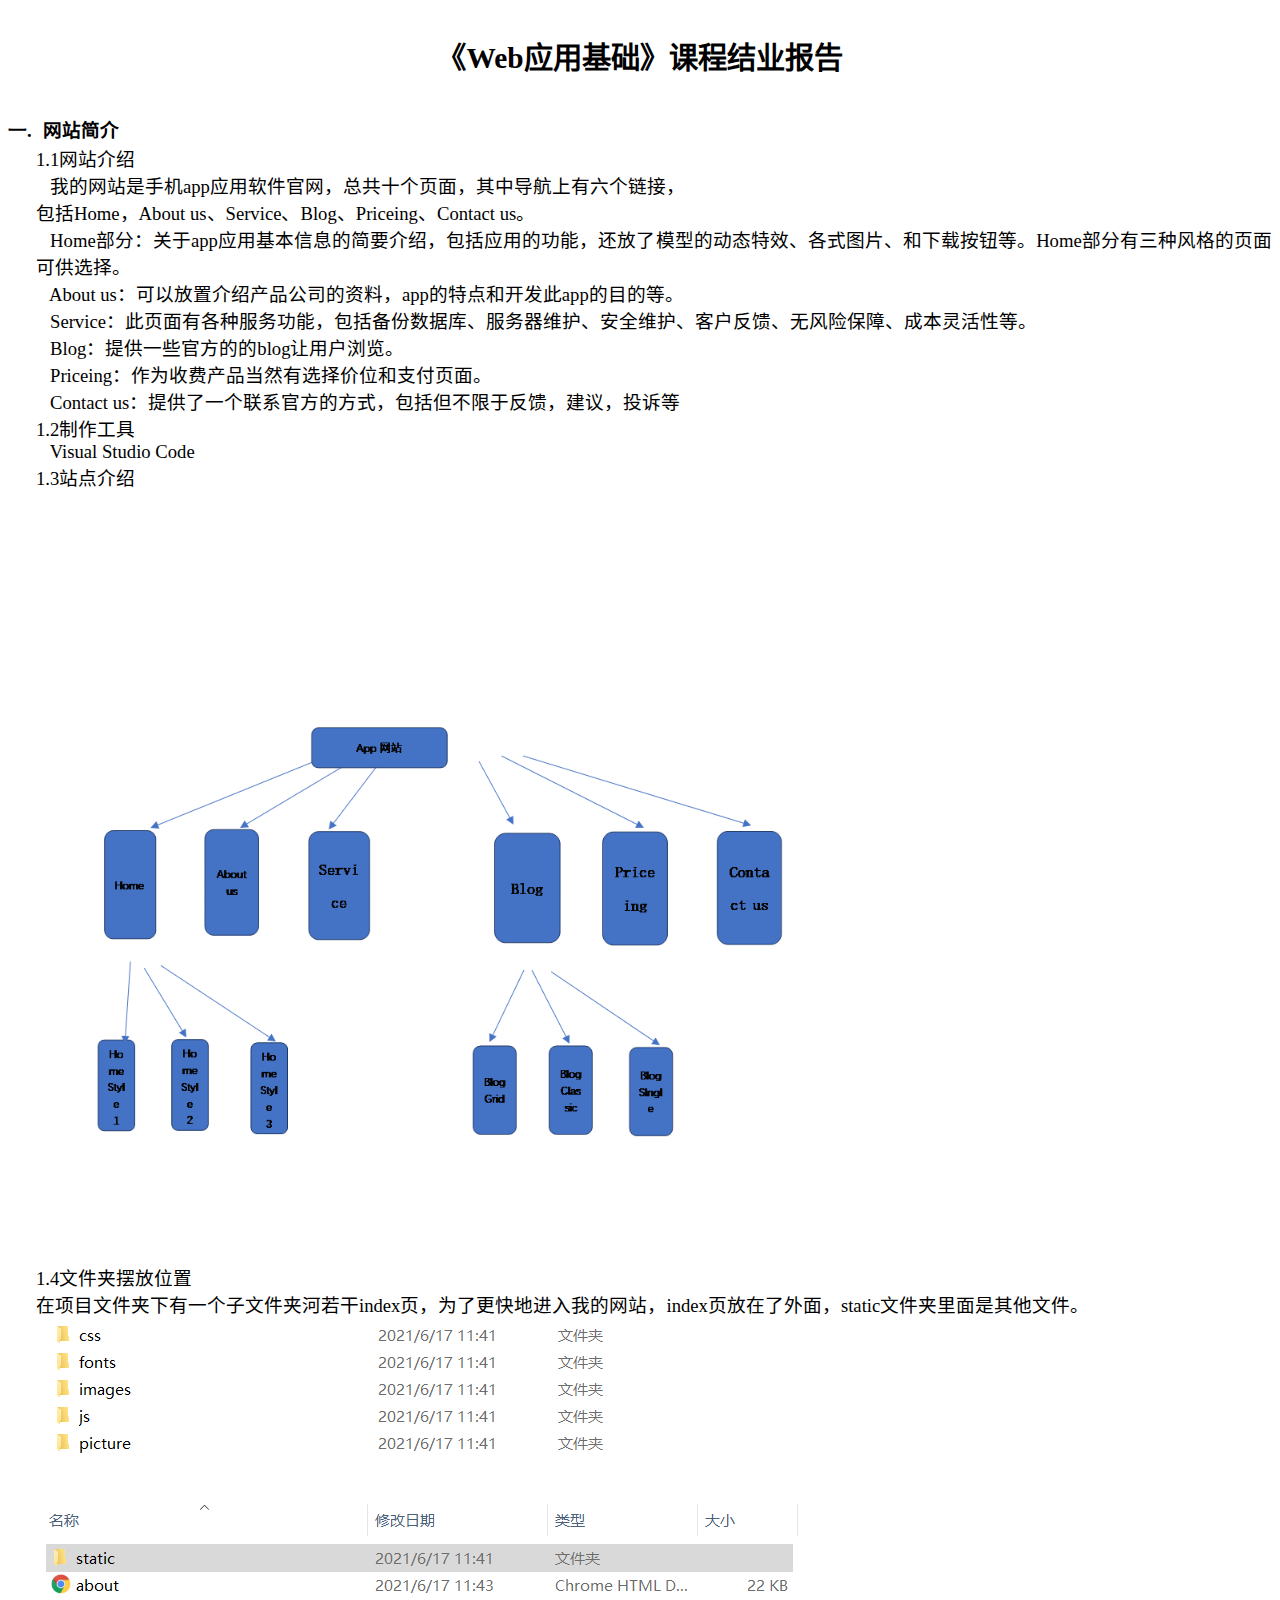
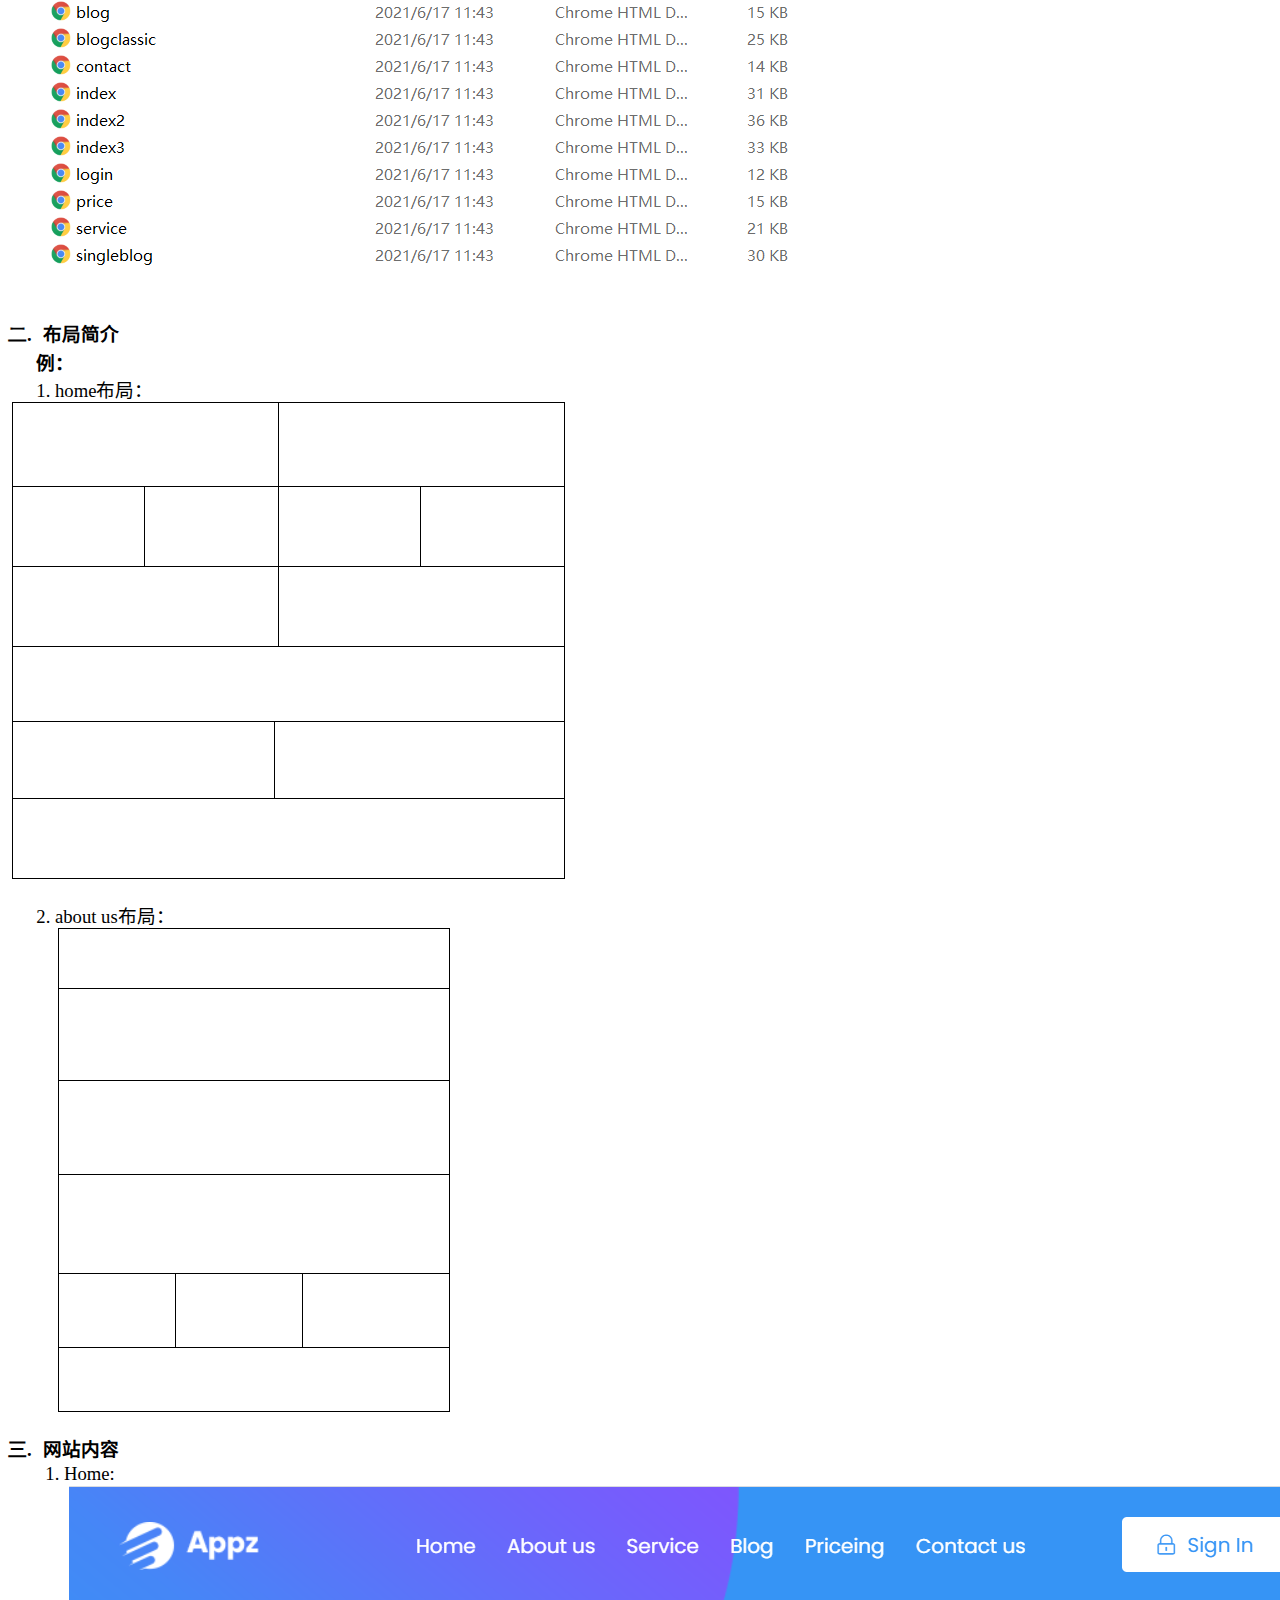
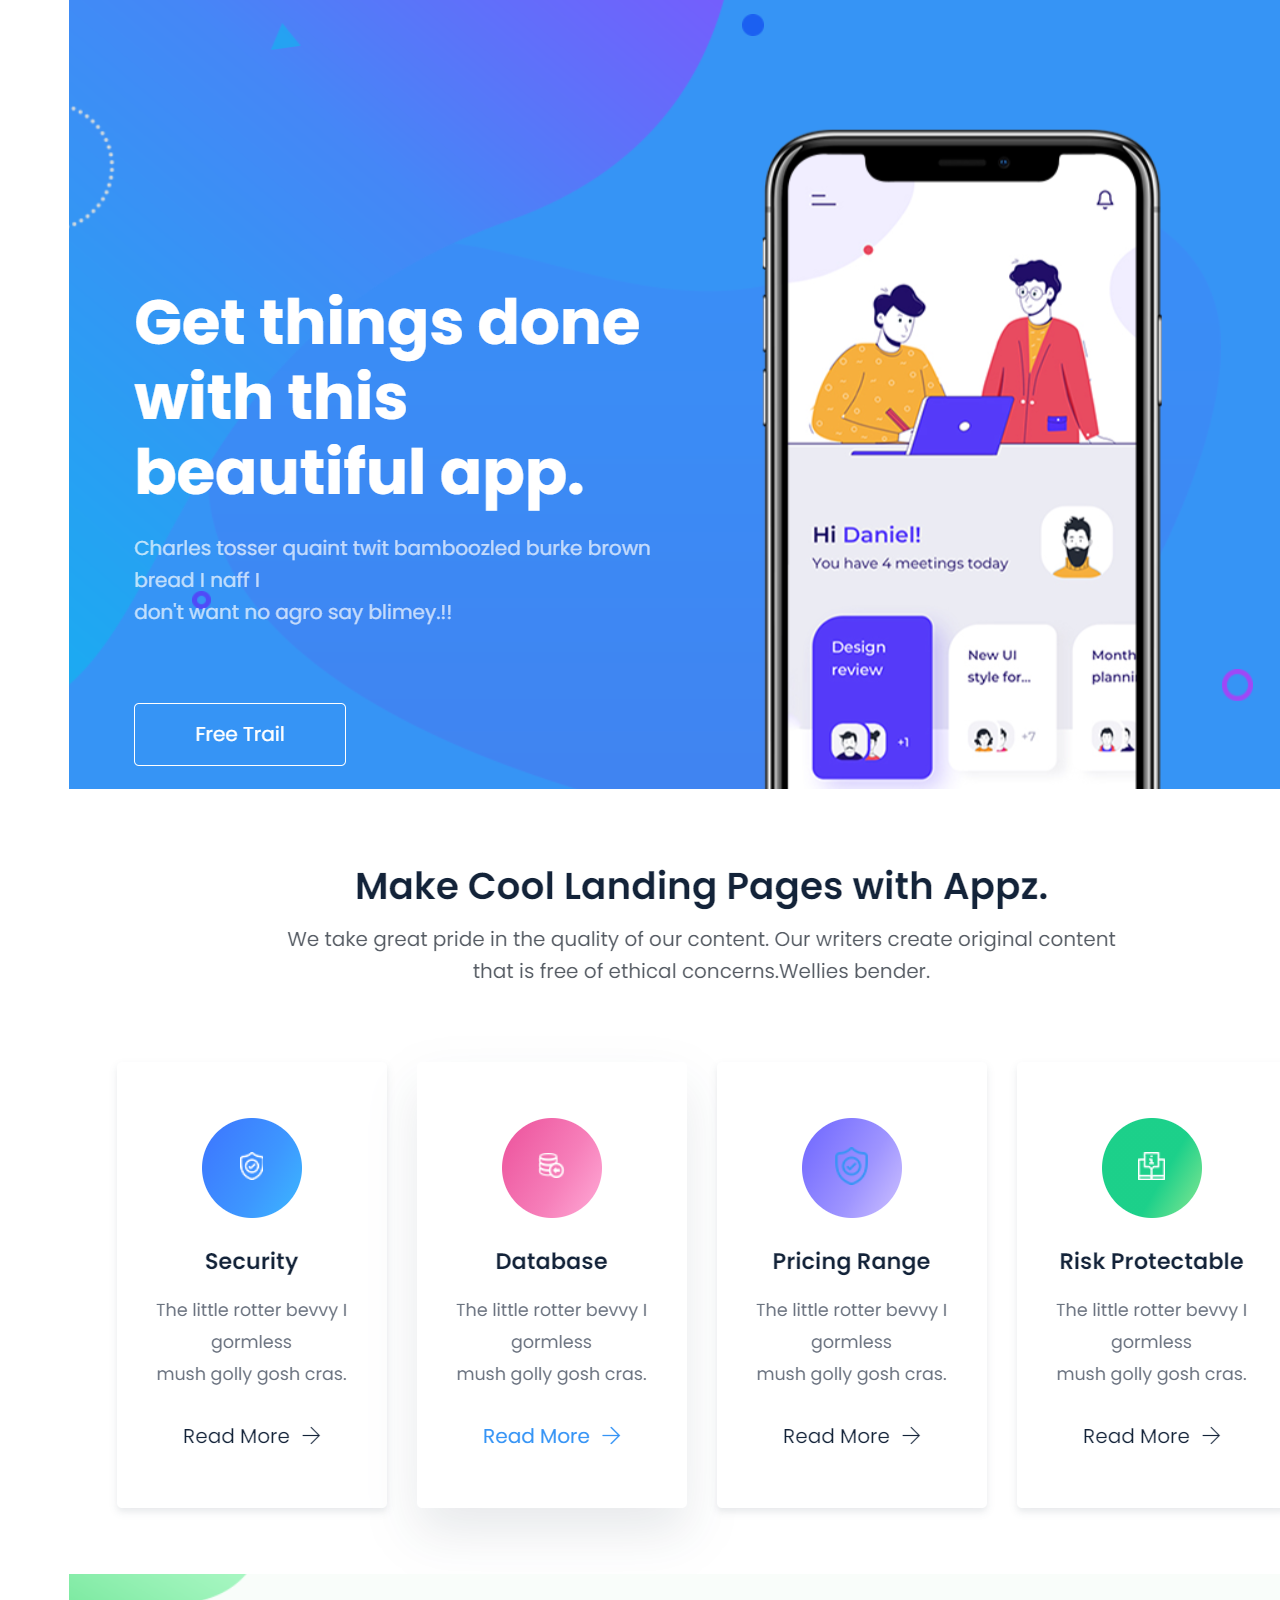
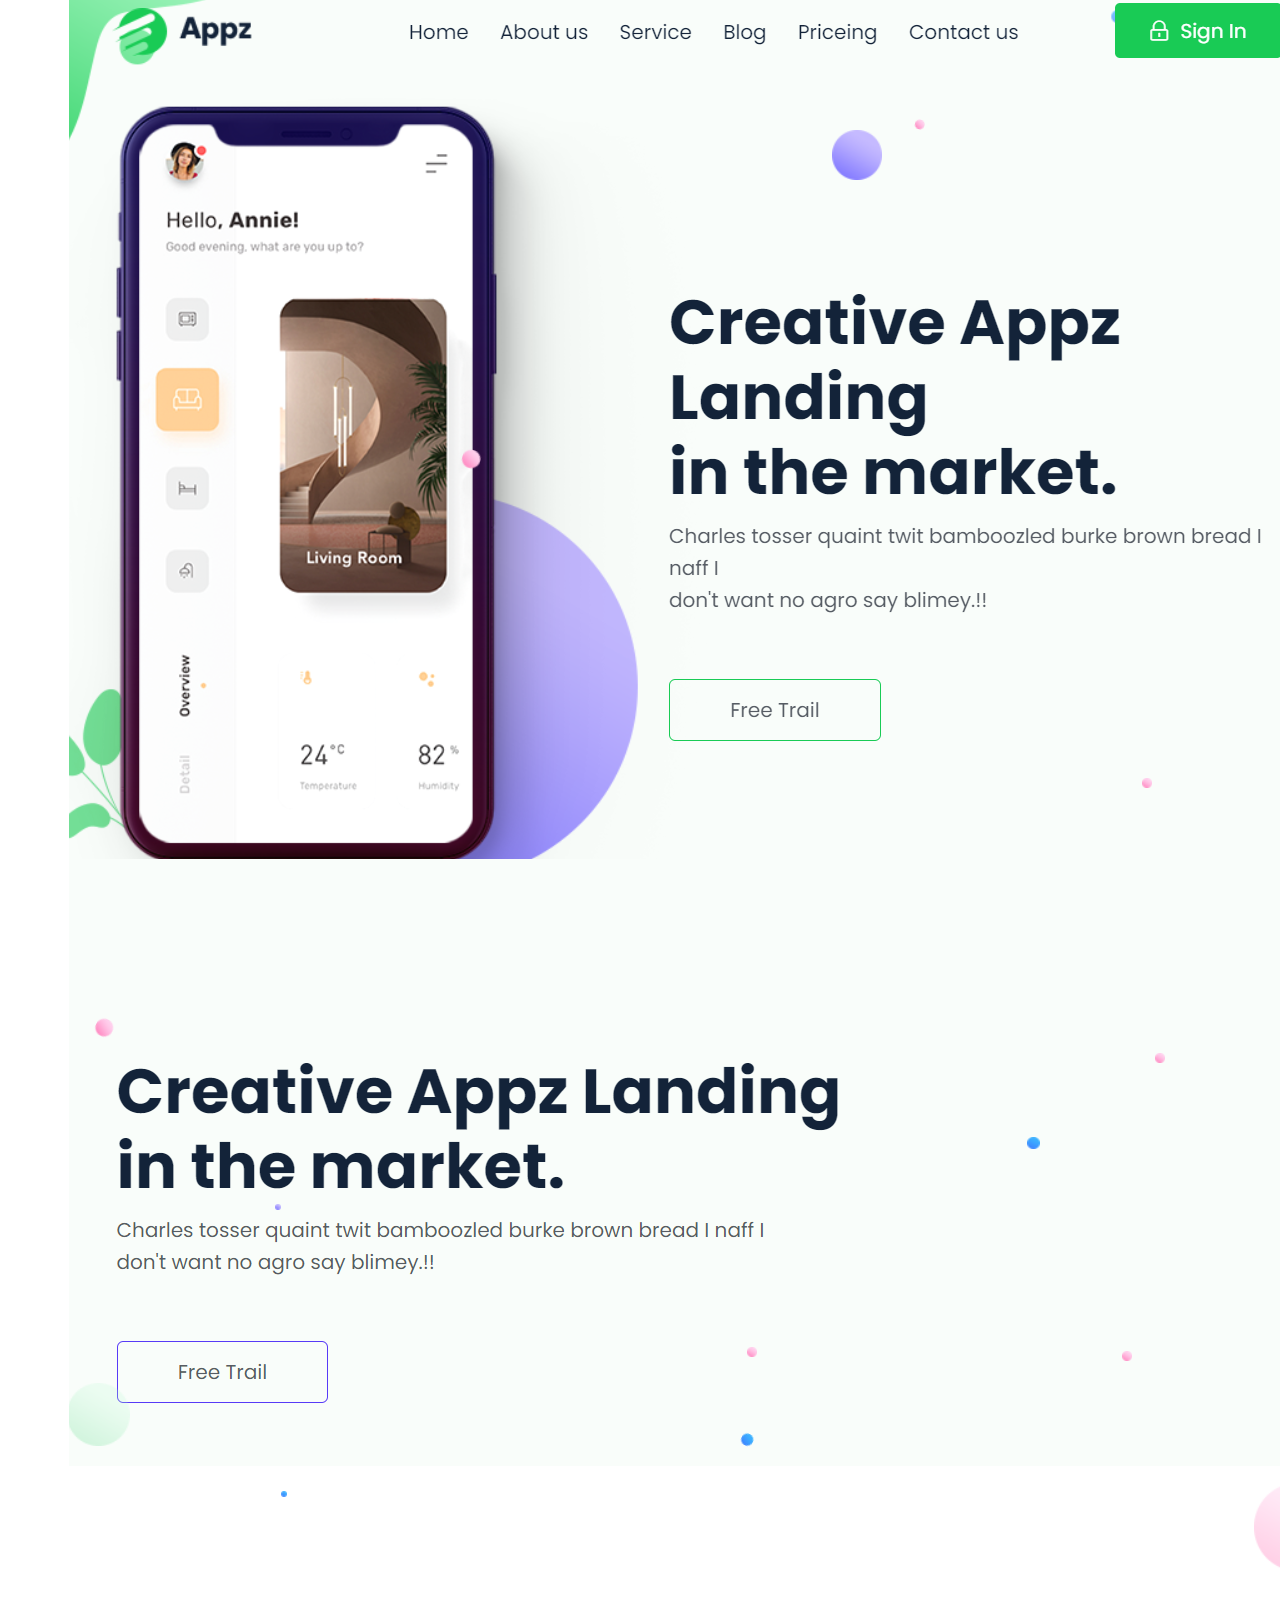
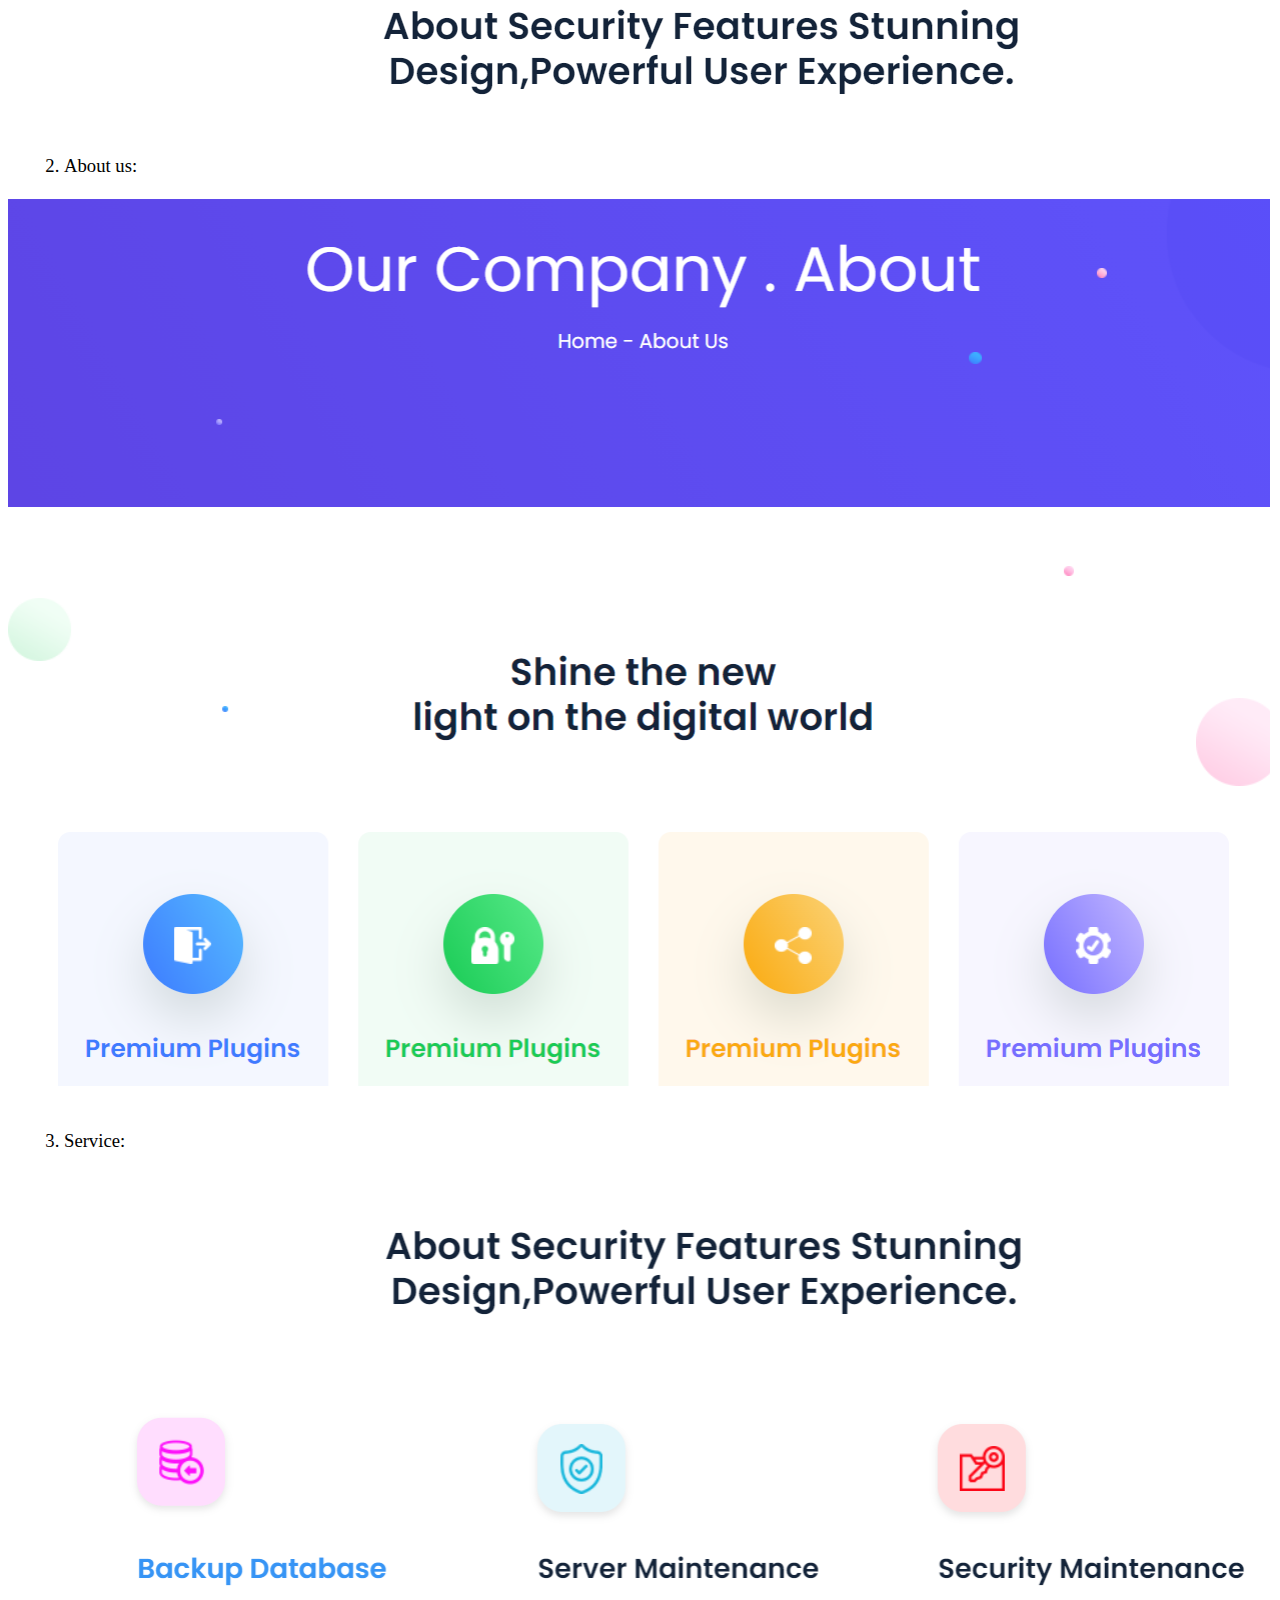
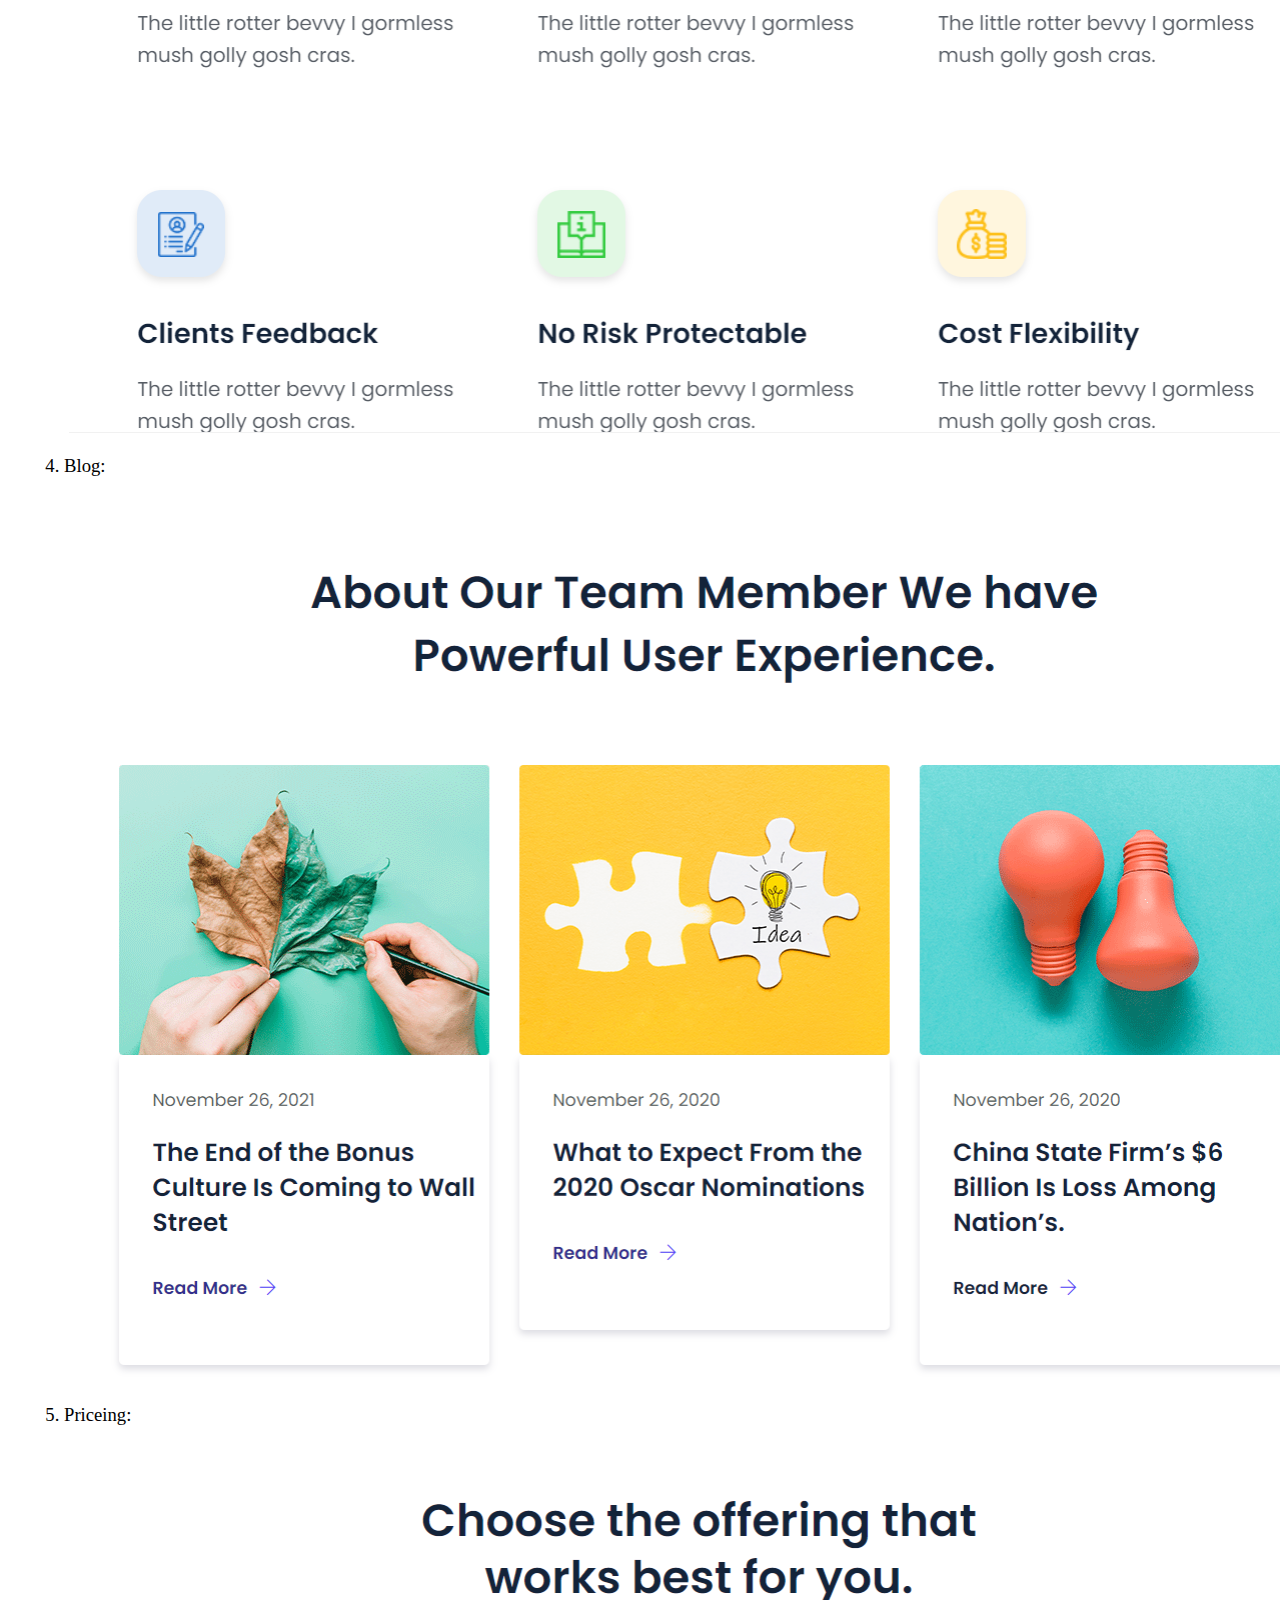
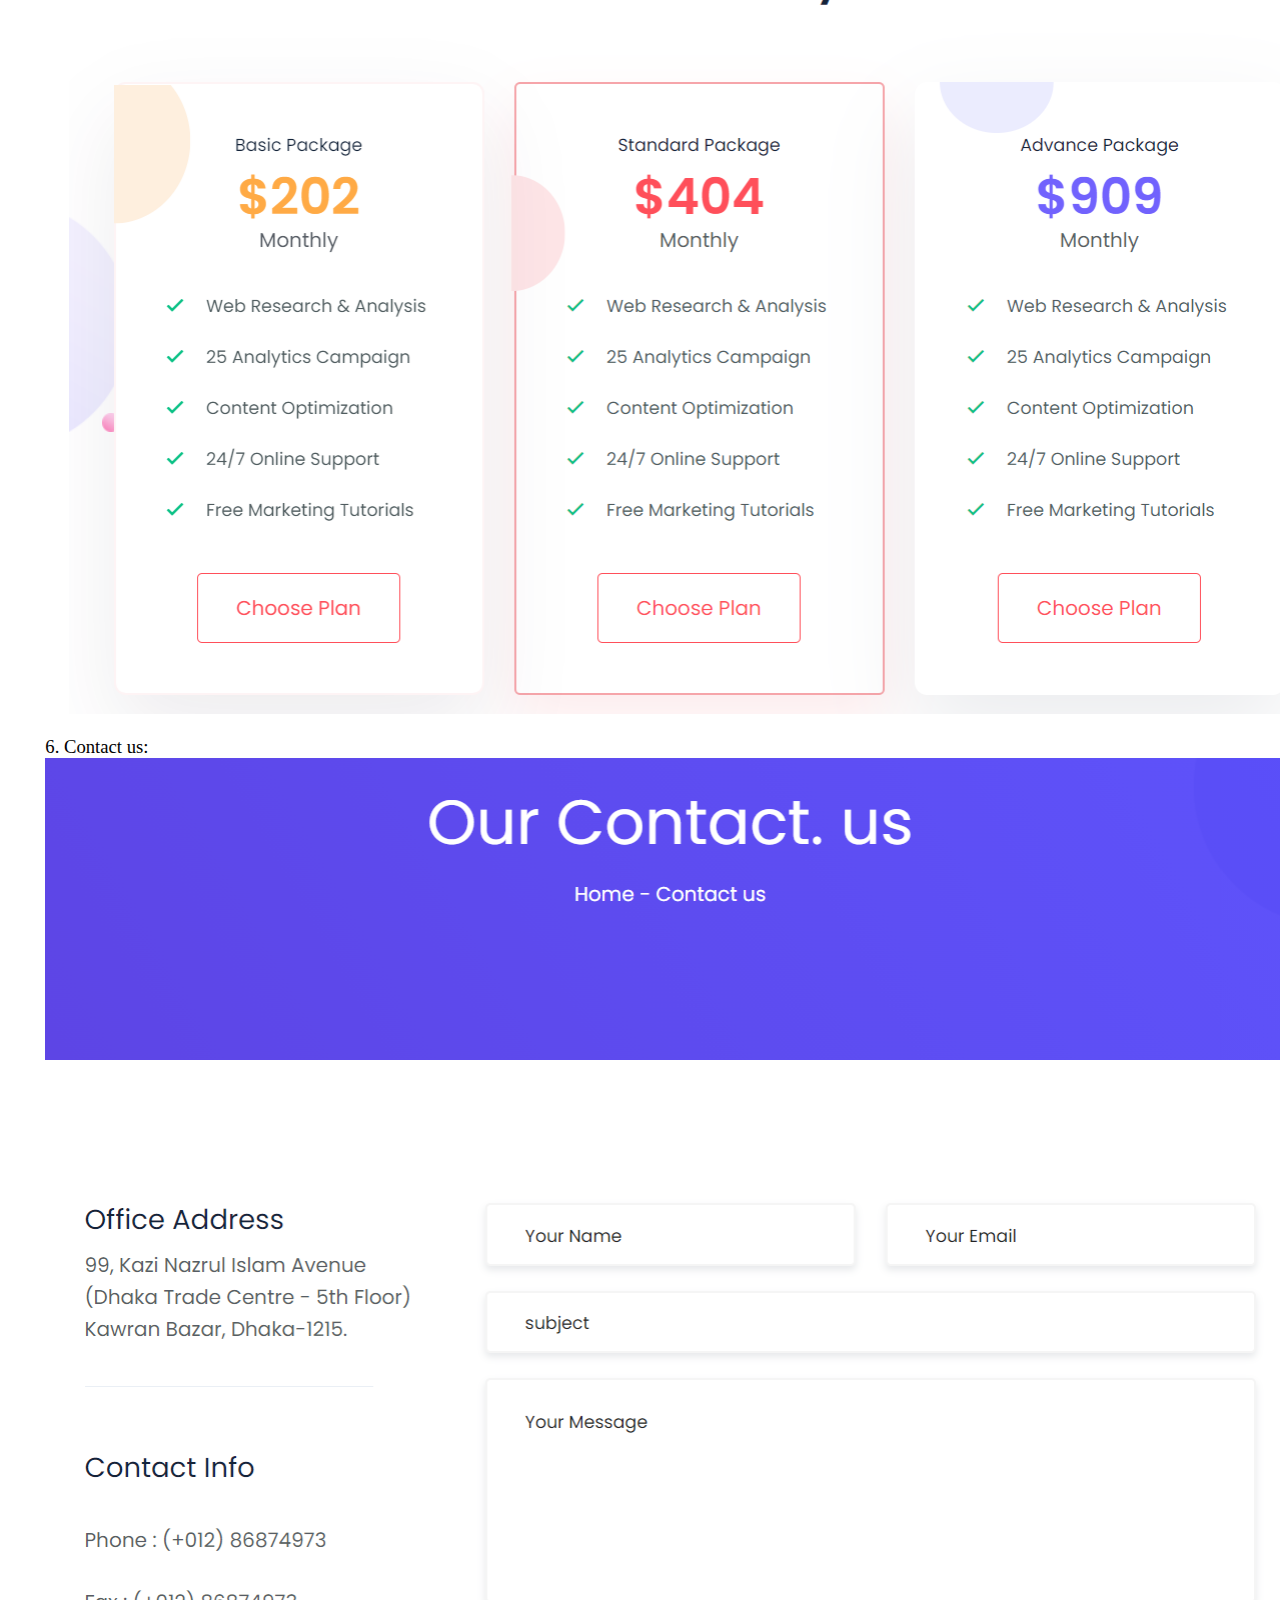
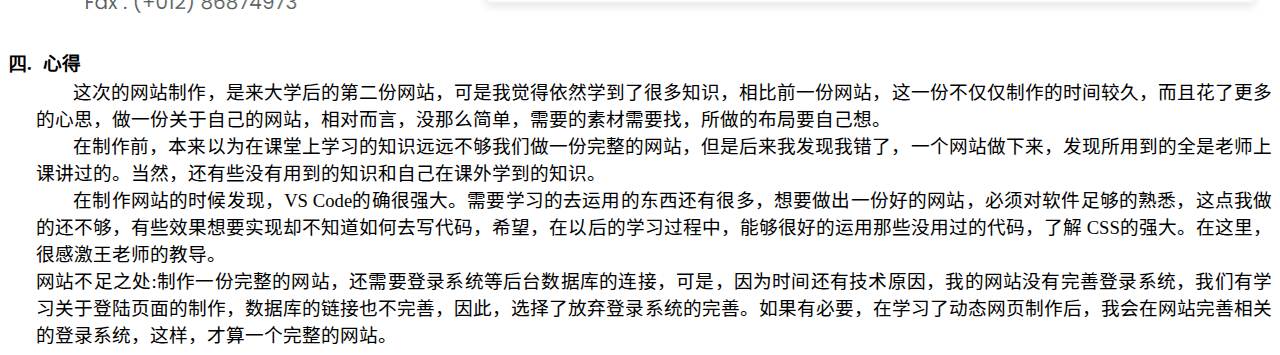
<file: 《Web应用基础》结业报告.html>
<html xmlns:v="urn:schemas-microsoft-com:vml"
xmlns:o="urn:schemas-microsoft-com:office:office"
xmlns:w="urn:schemas-microsoft-com:office:word"
xmlns:m="http://schemas.microsoft.com/office/2004/12/omml"
xmlns="http://www.w3.org/TR/REC-html40">

<head>
<meta http-equiv=Content-Type content="text/html; charset=gb2312">
<meta name=ProgId content=Word.Document>
<meta name=Generator content="Microsoft Word 15">
<meta name=Originator content="Microsoft Word 15">
<link rel=File-List href="��WebӦ�û�������ҵ����.files/filelist.xml">
<link rel=Edit-Time-Data href="��WebӦ�û�������ҵ����.files/editdata.mso">
<!--[if !mso]>
<style>
v\:* {behavior:url(#default#VML);}
o\:* {behavior:url(#default#VML);}
w\:* {behavior:url(#default#VML);}
.shape {behavior:url(#default#VML);}
</style>
<![endif]--><!--[if gte mso 9]><xml>
 <o:DocumentProperties>
  <o:Author>�� ��Ԫ</o:Author>
  <o:Template>Normal</o:Template>
  <o:LastAuthor>�� ��Ԫ</o:LastAuthor>
  <o:Revision>2</o:Revision>
  <o:TotalTime>69</o:TotalTime>
  <o:Created>2021-06-20T06:32:00Z</o:Created>
  <o:LastSaved>2021-06-20T06:32:00Z</o:LastSaved>
  <o:Pages>1</o:Pages>
  <o:Words>182</o:Words>
  <o:Characters>1039</o:Characters>
  <o:Lines>8</o:Lines>
  <o:Paragraphs>2</o:Paragraphs>
  <o:CharactersWithSpaces>1219</o:CharactersWithSpaces>
  <o:Version>16.00</o:Version>
 </o:DocumentProperties>
 <o:OfficeDocumentSettings>
  <o:AllowPNG/>
 </o:OfficeDocumentSettings>
</xml><![endif]-->
<link rel=themeData href="��WebӦ�û�������ҵ����.files/themedata.thmx">
<link rel=colorSchemeMapping href="��WebӦ�û�������ҵ����.files/colorschememapping.xml">
<!--[if gte mso 9]><xml>
 <w:WordDocument>
  <w:SpellingState>Clean</w:SpellingState>
  <w:GrammarState>Clean</w:GrammarState>
  <w:TrackMoves>false</w:TrackMoves>
  <w:TrackFormatting/>
  <w:PunctuationKerning/>
  <w:DrawingGridVerticalSpacing>7.8 ��</w:DrawingGridVerticalSpacing>
  <w:DisplayHorizontalDrawingGridEvery>0</w:DisplayHorizontalDrawingGridEvery>
  <w:DisplayVerticalDrawingGridEvery>2</w:DisplayVerticalDrawingGridEvery>
  <w:ValidateAgainstSchemas/>
  <w:SaveIfXMLInvalid>false</w:SaveIfXMLInvalid>
  <w:IgnoreMixedContent>false</w:IgnoreMixedContent>
  <w:AlwaysShowPlaceholderText>false</w:AlwaysShowPlaceholderText>
  <w:DoNotPromoteQF/>
  <w:LidThemeOther>EN-US</w:LidThemeOther>
  <w:LidThemeAsian>ZH-CN</w:LidThemeAsian>
  <w:LidThemeComplexScript>X-NONE</w:LidThemeComplexScript>
  <w:Compatibility>
   <w:SpaceForUL/>
   <w:BalanceSingleByteDoubleByteWidth/>
   <w:DoNotLeaveBackslashAlone/>
   <w:ULTrailSpace/>
   <w:DoNotExpandShiftReturn/>
   <w:AdjustLineHeightInTable/>
   <w:BreakWrappedTables/>
   <w:SnapToGridInCell/>
   <w:WrapTextWithPunct/>
   <w:UseAsianBreakRules/>
   <w:DontGrowAutofit/>
   <w:SplitPgBreakAndParaMark/>
   <w:EnableOpenTypeKerning/>
   <w:DontFlipMirrorIndents/>
   <w:OverrideTableStyleHps/>
   <w:UseFELayout/>
  </w:Compatibility>
  <m:mathPr>
   <m:mathFont m:val="Cambria Math"/>
   <m:brkBin m:val="before"/>
   <m:brkBinSub m:val="&#45;-"/>
   <m:smallFrac m:val="off"/>
   <m:dispDef/>
   <m:lMargin m:val="0"/>
   <m:rMargin m:val="0"/>
   <m:defJc m:val="centerGroup"/>
   <m:wrapIndent m:val="1440"/>
   <m:intLim m:val="subSup"/>
   <m:naryLim m:val="undOvr"/>
  </m:mathPr></w:WordDocument>
</xml><![endif]--><!--[if gte mso 9]><xml>
 <w:LatentStyles DefLockedState="false" DefUnhideWhenUsed="false"
  DefSemiHidden="false" DefQFormat="false" DefPriority="99"
  LatentStyleCount="376">
  <w:LsdException Locked="false" Priority="0" QFormat="true" Name="Normal"/>
  <w:LsdException Locked="false" Priority="9" QFormat="true" Name="heading 1"/>
  <w:LsdException Locked="false" Priority="9" SemiHidden="true"
   UnhideWhenUsed="true" QFormat="true" Name="heading 2"/>
  <w:LsdException Locked="false" Priority="9" SemiHidden="true"
   UnhideWhenUsed="true" QFormat="true" Name="heading 3"/>
  <w:LsdException Locked="false" Priority="9" SemiHidden="true"
   UnhideWhenUsed="true" QFormat="true" Name="heading 4"/>
  <w:LsdException Locked="false" Priority="9" SemiHidden="true"
   UnhideWhenUsed="true" QFormat="true" Name="heading 5"/>
  <w:LsdException Locked="false" Priority="9" SemiHidden="true"
   UnhideWhenUsed="true" QFormat="true" Name="heading 6"/>
  <w:LsdException Locked="false" Priority="9" SemiHidden="true"
   UnhideWhenUsed="true" QFormat="true" Name="heading 7"/>
  <w:LsdException Locked="false" Priority="9" SemiHidden="true"
   UnhideWhenUsed="true" QFormat="true" Name="heading 8"/>
  <w:LsdException Locked="false" Priority="9" SemiHidden="true"
   UnhideWhenUsed="true" QFormat="true" Name="heading 9"/>
  <w:LsdException Locked="false" SemiHidden="true" UnhideWhenUsed="true"
   Name="index 1"/>
  <w:LsdException Locked="false" SemiHidden="true" UnhideWhenUsed="true"
   Name="index 2"/>
  <w:LsdException Locked="false" SemiHidden="true" UnhideWhenUsed="true"
   Name="index 3"/>
  <w:LsdException Locked="false" SemiHidden="true" UnhideWhenUsed="true"
   Name="index 4"/>
  <w:LsdException Locked="false" SemiHidden="true" UnhideWhenUsed="true"
   Name="index 5"/>
  <w:LsdException Locked="false" SemiHidden="true" UnhideWhenUsed="true"
   Name="index 6"/>
  <w:LsdException Locked="false" SemiHidden="true" UnhideWhenUsed="true"
   Name="index 7"/>
  <w:LsdException Locked="false" SemiHidden="true" UnhideWhenUsed="true"
   Name="index 8"/>
  <w:LsdException Locked="false" SemiHidden="true" UnhideWhenUsed="true"
   Name="index 9"/>
  <w:LsdException Locked="false" Priority="39" SemiHidden="true"
   UnhideWhenUsed="true" Name="toc 1"/>
  <w:LsdException Locked="false" Priority="39" SemiHidden="true"
   UnhideWhenUsed="true" Name="toc 2"/>
  <w:LsdException Locked="false" Priority="39" SemiHidden="true"
   UnhideWhenUsed="true" Name="toc 3"/>
  <w:LsdException Locked="false" Priority="39" SemiHidden="true"
   UnhideWhenUsed="true" Name="toc 4"/>
  <w:LsdException Locked="false" Priority="39" SemiHidden="true"
   UnhideWhenUsed="true" Name="toc 5"/>
  <w:LsdException Locked="false" Priority="39" SemiHidden="true"
   UnhideWhenUsed="true" Name="toc 6"/>
  <w:LsdException Locked="false" Priority="39" SemiHidden="true"
   UnhideWhenUsed="true" Name="toc 7"/>
  <w:LsdException Locked="false" Priority="39" SemiHidden="true"
   UnhideWhenUsed="true" Name="toc 8"/>
  <w:LsdException Locked="false" Priority="39" SemiHidden="true"
   UnhideWhenUsed="true" Name="toc 9"/>
  <w:LsdException Locked="false" SemiHidden="true" UnhideWhenUsed="true"
   Name="Normal Indent"/>
  <w:LsdException Locked="false" SemiHidden="true" UnhideWhenUsed="true"
   Name="footnote text"/>
  <w:LsdException Locked="false" SemiHidden="true" UnhideWhenUsed="true"
   Name="annotation text"/>
  <w:LsdException Locked="false" SemiHidden="true" UnhideWhenUsed="true"
   Name="header"/>
  <w:LsdException Locked="false" SemiHidden="true" UnhideWhenUsed="true"
   Name="footer"/>
  <w:LsdException Locked="false" SemiHidden="true" UnhideWhenUsed="true"
   Name="index heading"/>
  <w:LsdException Locked="false" Priority="35" SemiHidden="true"
   UnhideWhenUsed="true" QFormat="true" Name="caption"/>
  <w:LsdException Locked="false" SemiHidden="true" UnhideWhenUsed="true"
   Name="table of figures"/>
  <w:LsdException Locked="false" SemiHidden="true" UnhideWhenUsed="true"
   Name="envelope address"/>
  <w:LsdException Locked="false" SemiHidden="true" UnhideWhenUsed="true"
   Name="envelope return"/>
  <w:LsdException Locked="false" SemiHidden="true" UnhideWhenUsed="true"
   Name="footnote reference"/>
  <w:LsdException Locked="false" SemiHidden="true" UnhideWhenUsed="true"
   Name="annotation reference"/>
  <w:LsdException Locked="false" SemiHidden="true" UnhideWhenUsed="true"
   Name="line number"/>
  <w:LsdException Locked="false" SemiHidden="true" UnhideWhenUsed="true"
   Name="page number"/>
  <w:LsdException Locked="false" SemiHidden="true" UnhideWhenUsed="true"
   Name="endnote reference"/>
  <w:LsdException Locked="false" SemiHidden="true" UnhideWhenUsed="true"
   Name="endnote text"/>
  <w:LsdException Locked="false" SemiHidden="true" UnhideWhenUsed="true"
   Name="table of authorities"/>
  <w:LsdException Locked="false" SemiHidden="true" UnhideWhenUsed="true"
   Name="macro"/>
  <w:LsdException Locked="false" SemiHidden="true" UnhideWhenUsed="true"
   Name="toa heading"/>
  <w:LsdException Locked="false" SemiHidden="true" UnhideWhenUsed="true"
   Name="List"/>
  <w:LsdException Locked="false" SemiHidden="true" UnhideWhenUsed="true"
   Name="List Bullet"/>
  <w:LsdException Locked="false" SemiHidden="true" UnhideWhenUsed="true"
   Name="List Number"/>
  <w:LsdException Locked="false" SemiHidden="true" UnhideWhenUsed="true"
   Name="List 2"/>
  <w:LsdException Locked="false" SemiHidden="true" UnhideWhenUsed="true"
   Name="List 3"/>
  <w:LsdException Locked="false" SemiHidden="true" UnhideWhenUsed="true"
   Name="List 4"/>
  <w:LsdException Locked="false" SemiHidden="true" UnhideWhenUsed="true"
   Name="List 5"/>
  <w:LsdException Locked="false" SemiHidden="true" UnhideWhenUsed="true"
   Name="List Bullet 2"/>
  <w:LsdException Locked="false" SemiHidden="true" UnhideWhenUsed="true"
   Name="List Bullet 3"/>
  <w:LsdException Locked="false" SemiHidden="true" UnhideWhenUsed="true"
   Name="List Bullet 4"/>
  <w:LsdException Locked="false" SemiHidden="true" UnhideWhenUsed="true"
   Name="List Bullet 5"/>
  <w:LsdException Locked="false" SemiHidden="true" UnhideWhenUsed="true"
   Name="List Number 2"/>
  <w:LsdException Locked="false" SemiHidden="true" UnhideWhenUsed="true"
   Name="List Number 3"/>
  <w:LsdException Locked="false" SemiHidden="true" UnhideWhenUsed="true"
   Name="List Number 4"/>
  <w:LsdException Locked="false" SemiHidden="true" UnhideWhenUsed="true"
   Name="List Number 5"/>
  <w:LsdException Locked="false" Priority="10" QFormat="true" Name="Title"/>
  <w:LsdException Locked="false" SemiHidden="true" UnhideWhenUsed="true"
   Name="Closing"/>
  <w:LsdException Locked="false" SemiHidden="true" UnhideWhenUsed="true"
   Name="Signature"/>
  <w:LsdException Locked="false" Priority="1" SemiHidden="true"
   UnhideWhenUsed="true" Name="Default Paragraph Font"/>
  <w:LsdException Locked="false" SemiHidden="true" UnhideWhenUsed="true"
   Name="Body Text"/>
  <w:LsdException Locked="false" SemiHidden="true" UnhideWhenUsed="true"
   Name="Body Text Indent"/>
  <w:LsdException Locked="false" SemiHidden="true" UnhideWhenUsed="true"
   Name="List Continue"/>
  <w:LsdException Locked="false" SemiHidden="true" UnhideWhenUsed="true"
   Name="List Continue 2"/>
  <w:LsdException Locked="false" SemiHidden="true" UnhideWhenUsed="true"
   Name="List Continue 3"/>
  <w:LsdException Locked="false" SemiHidden="true" UnhideWhenUsed="true"
   Name="List Continue 4"/>
  <w:LsdException Locked="false" SemiHidden="true" UnhideWhenUsed="true"
   Name="List Continue 5"/>
  <w:LsdException Locked="false" SemiHidden="true" UnhideWhenUsed="true"
   Name="Message Header"/>
  <w:LsdException Locked="false" Priority="11" QFormat="true" Name="Subtitle"/>
  <w:LsdException Locked="false" SemiHidden="true" UnhideWhenUsed="true"
   Name="Salutation"/>
  <w:LsdException Locked="false" SemiHidden="true" UnhideWhenUsed="true"
   Name="Date"/>
  <w:LsdException Locked="false" SemiHidden="true" UnhideWhenUsed="true"
   Name="Body Text First Indent"/>
  <w:LsdException Locked="false" SemiHidden="true" UnhideWhenUsed="true"
   Name="Body Text First Indent 2"/>
  <w:LsdException Locked="false" SemiHidden="true" UnhideWhenUsed="true"
   Name="Note Heading"/>
  <w:LsdException Locked="false" SemiHidden="true" UnhideWhenUsed="true"
   Name="Body Text 2"/>
  <w:LsdException Locked="false" SemiHidden="true" UnhideWhenUsed="true"
   Name="Body Text 3"/>
  <w:LsdException Locked="false" SemiHidden="true" UnhideWhenUsed="true"
   Name="Body Text Indent 2"/>
  <w:LsdException Locked="false" SemiHidden="true" UnhideWhenUsed="true"
   Name="Body Text Indent 3"/>
  <w:LsdException Locked="false" SemiHidden="true" UnhideWhenUsed="true"
   Name="Block Text"/>
  <w:LsdException Locked="false" SemiHidden="true" UnhideWhenUsed="true"
   Name="Hyperlink"/>
  <w:LsdException Locked="false" SemiHidden="true" UnhideWhenUsed="true"
   Name="FollowedHyperlink"/>
  <w:LsdException Locked="false" Priority="22" QFormat="true" Name="Strong"/>
  <w:LsdException Locked="false" Priority="20" QFormat="true" Name="Emphasis"/>
  <w:LsdException Locked="false" SemiHidden="true" UnhideWhenUsed="true"
   Name="Document Map"/>
  <w:LsdException Locked="false" SemiHidden="true" UnhideWhenUsed="true"
   Name="Plain Text"/>
  <w:LsdException Locked="false" SemiHidden="true" UnhideWhenUsed="true"
   Name="E-mail Signature"/>
  <w:LsdException Locked="false" SemiHidden="true" UnhideWhenUsed="true"
   Name="HTML Top of Form"/>
  <w:LsdException Locked="false" SemiHidden="true" UnhideWhenUsed="true"
   Name="HTML Bottom of Form"/>
  <w:LsdException Locked="false" SemiHidden="true" UnhideWhenUsed="true"
   Name="Normal (Web)"/>
  <w:LsdException Locked="false" SemiHidden="true" UnhideWhenUsed="true"
   Name="HTML Acronym"/>
  <w:LsdException Locked="false" SemiHidden="true" UnhideWhenUsed="true"
   Name="HTML Address"/>
  <w:LsdException Locked="false" SemiHidden="true" UnhideWhenUsed="true"
   Name="HTML Cite"/>
  <w:LsdException Locked="false" SemiHidden="true" UnhideWhenUsed="true"
   Name="HTML Code"/>
  <w:LsdException Locked="false" SemiHidden="true" UnhideWhenUsed="true"
   Name="HTML Definition"/>
  <w:LsdException Locked="false" SemiHidden="true" UnhideWhenUsed="true"
   Name="HTML Keyboard"/>
  <w:LsdException Locked="false" SemiHidden="true" UnhideWhenUsed="true"
   Name="HTML Preformatted"/>
  <w:LsdException Locked="false" SemiHidden="true" UnhideWhenUsed="true"
   Name="HTML Sample"/>
  <w:LsdException Locked="false" SemiHidden="true" UnhideWhenUsed="true"
   Name="HTML Typewriter"/>
  <w:LsdException Locked="false" SemiHidden="true" UnhideWhenUsed="true"
   Name="HTML Variable"/>
  <w:LsdException Locked="false" SemiHidden="true" UnhideWhenUsed="true"
   Name="Normal Table"/>
  <w:LsdException Locked="false" SemiHidden="true" UnhideWhenUsed="true"
   Name="annotation subject"/>
  <w:LsdException Locked="false" SemiHidden="true" UnhideWhenUsed="true"
   Name="No List"/>
  <w:LsdException Locked="false" SemiHidden="true" UnhideWhenUsed="true"
   Name="Outline List 1"/>
  <w:LsdException Locked="false" SemiHidden="true" UnhideWhenUsed="true"
   Name="Outline List 2"/>
  <w:LsdException Locked="false" SemiHidden="true" UnhideWhenUsed="true"
   Name="Outline List 3"/>
  <w:LsdException Locked="false" SemiHidden="true" UnhideWhenUsed="true"
   Name="Table Simple 1"/>
  <w:LsdException Locked="false" SemiHidden="true" UnhideWhenUsed="true"
   Name="Table Simple 2"/>
  <w:LsdException Locked="false" SemiHidden="true" UnhideWhenUsed="true"
   Name="Table Simple 3"/>
  <w:LsdException Locked="false" SemiHidden="true" UnhideWhenUsed="true"
   Name="Table Classic 1"/>
  <w:LsdException Locked="false" SemiHidden="true" UnhideWhenUsed="true"
   Name="Table Classic 2"/>
  <w:LsdException Locked="false" SemiHidden="true" UnhideWhenUsed="true"
   Name="Table Classic 3"/>
  <w:LsdException Locked="false" SemiHidden="true" UnhideWhenUsed="true"
   Name="Table Classic 4"/>
  <w:LsdException Locked="false" SemiHidden="true" UnhideWhenUsed="true"
   Name="Table Colorful 1"/>
  <w:LsdException Locked="false" SemiHidden="true" UnhideWhenUsed="true"
   Name="Table Colorful 2"/>
  <w:LsdException Locked="false" SemiHidden="true" UnhideWhenUsed="true"
   Name="Table Colorful 3"/>
  <w:LsdException Locked="false" SemiHidden="true" UnhideWhenUsed="true"
   Name="Table Columns 1"/>
  <w:LsdException Locked="false" SemiHidden="true" UnhideWhenUsed="true"
   Name="Table Columns 2"/>
  <w:LsdException Locked="false" SemiHidden="true" UnhideWhenUsed="true"
   Name="Table Columns 3"/>
  <w:LsdException Locked="false" SemiHidden="true" UnhideWhenUsed="true"
   Name="Table Columns 4"/>
  <w:LsdException Locked="false" SemiHidden="true" UnhideWhenUsed="true"
   Name="Table Columns 5"/>
  <w:LsdException Locked="false" SemiHidden="true" UnhideWhenUsed="true"
   Name="Table Grid 1"/>
  <w:LsdException Locked="false" SemiHidden="true" UnhideWhenUsed="true"
   Name="Table Grid 2"/>
  <w:LsdException Locked="false" SemiHidden="true" UnhideWhenUsed="true"
   Name="Table Grid 3"/>
  <w:LsdException Locked="false" SemiHidden="true" UnhideWhenUsed="true"
   Name="Table Grid 4"/>
  <w:LsdException Locked="false" SemiHidden="true" UnhideWhenUsed="true"
   Name="Table Grid 5"/>
  <w:LsdException Locked="false" SemiHidden="true" UnhideWhenUsed="true"
   Name="Table Grid 6"/>
  <w:LsdException Locked="false" SemiHidden="true" UnhideWhenUsed="true"
   Name="Table Grid 7"/>
  <w:LsdException Locked="false" SemiHidden="true" UnhideWhenUsed="true"
   Name="Table Grid 8"/>
  <w:LsdException Locked="false" SemiHidden="true" UnhideWhenUsed="true"
   Name="Table List 1"/>
  <w:LsdException Locked="false" SemiHidden="true" UnhideWhenUsed="true"
   Name="Table List 2"/>
  <w:LsdException Locked="false" SemiHidden="true" UnhideWhenUsed="true"
   Name="Table List 3"/>
  <w:LsdException Locked="false" SemiHidden="true" UnhideWhenUsed="true"
   Name="Table List 4"/>
  <w:LsdException Locked="false" SemiHidden="true" UnhideWhenUsed="true"
   Name="Table List 5"/>
  <w:LsdException Locked="false" SemiHidden="true" UnhideWhenUsed="true"
   Name="Table List 6"/>
  <w:LsdException Locked="false" SemiHidden="true" UnhideWhenUsed="true"
   Name="Table List 7"/>
  <w:LsdException Locked="false" SemiHidden="true" UnhideWhenUsed="true"
   Name="Table List 8"/>
  <w:LsdException Locked="false" SemiHidden="true" UnhideWhenUsed="true"
   Name="Table 3D effects 1"/>
  <w:LsdException Locked="false" SemiHidden="true" UnhideWhenUsed="true"
   Name="Table 3D effects 2"/>
  <w:LsdException Locked="false" SemiHidden="true" UnhideWhenUsed="true"
   Name="Table 3D effects 3"/>
  <w:LsdException Locked="false" SemiHidden="true" UnhideWhenUsed="true"
   Name="Table Contemporary"/>
  <w:LsdException Locked="false" SemiHidden="true" UnhideWhenUsed="true"
   Name="Table Elegant"/>
  <w:LsdException Locked="false" SemiHidden="true" UnhideWhenUsed="true"
   Name="Table Professional"/>
  <w:LsdException Locked="false" SemiHidden="true" UnhideWhenUsed="true"
   Name="Table Subtle 1"/>
  <w:LsdException Locked="false" SemiHidden="true" UnhideWhenUsed="true"
   Name="Table Subtle 2"/>
  <w:LsdException Locked="false" SemiHidden="true" UnhideWhenUsed="true"
   Name="Table Web 1"/>
  <w:LsdException Locked="false" SemiHidden="true" UnhideWhenUsed="true"
   Name="Table Web 2"/>
  <w:LsdException Locked="false" SemiHidden="true" UnhideWhenUsed="true"
   Name="Table Web 3"/>
  <w:LsdException Locked="false" SemiHidden="true" UnhideWhenUsed="true"
   Name="Balloon Text"/>
  <w:LsdException Locked="false" Priority="39" Name="Table Grid"/>
  <w:LsdException Locked="false" SemiHidden="true" UnhideWhenUsed="true"
   Name="Table Theme"/>
  <w:LsdException Locked="false" SemiHidden="true" Name="Placeholder Text"/>
  <w:LsdException Locked="false" Priority="1" QFormat="true" Name="No Spacing"/>
  <w:LsdException Locked="false" Priority="60" Name="Light Shading"/>
  <w:LsdException Locked="false" Priority="61" Name="Light List"/>
  <w:LsdException Locked="false" Priority="62" Name="Light Grid"/>
  <w:LsdException Locked="false" Priority="63" Name="Medium Shading 1"/>
  <w:LsdException Locked="false" Priority="64" Name="Medium Shading 2"/>
  <w:LsdException Locked="false" Priority="65" Name="Medium List 1"/>
  <w:LsdException Locked="false" Priority="66" Name="Medium List 2"/>
  <w:LsdException Locked="false" Priority="67" Name="Medium Grid 1"/>
  <w:LsdException Locked="false" Priority="68" Name="Medium Grid 2"/>
  <w:LsdException Locked="false" Priority="69" Name="Medium Grid 3"/>
  <w:LsdException Locked="false" Priority="70" Name="Dark List"/>
  <w:LsdException Locked="false" Priority="71" Name="Colorful Shading"/>
  <w:LsdException Locked="false" Priority="72" Name="Colorful List"/>
  <w:LsdException Locked="false" Priority="73" Name="Colorful Grid"/>
  <w:LsdException Locked="false" Priority="60" Name="Light Shading Accent 1"/>
  <w:LsdException Locked="false" Priority="61" Name="Light List Accent 1"/>
  <w:LsdException Locked="false" Priority="62" Name="Light Grid Accent 1"/>
  <w:LsdException Locked="false" Priority="63" Name="Medium Shading 1 Accent 1"/>
  <w:LsdException Locked="false" Priority="64" Name="Medium Shading 2 Accent 1"/>
  <w:LsdException Locked="false" Priority="65" Name="Medium List 1 Accent 1"/>
  <w:LsdException Locked="false" SemiHidden="true" Name="Revision"/>
  <w:LsdException Locked="false" Priority="34" QFormat="true"
   Name="List Paragraph"/>
  <w:LsdException Locked="false" Priority="29" QFormat="true" Name="Quote"/>
  <w:LsdException Locked="false" Priority="30" QFormat="true"
   Name="Intense Quote"/>
  <w:LsdException Locked="false" Priority="66" Name="Medium List 2 Accent 1"/>
  <w:LsdException Locked="false" Priority="67" Name="Medium Grid 1 Accent 1"/>
  <w:LsdException Locked="false" Priority="68" Name="Medium Grid 2 Accent 1"/>
  <w:LsdException Locked="false" Priority="69" Name="Medium Grid 3 Accent 1"/>
  <w:LsdException Locked="false" Priority="70" Name="Dark List Accent 1"/>
  <w:LsdException Locked="false" Priority="71" Name="Colorful Shading Accent 1"/>
  <w:LsdException Locked="false" Priority="72" Name="Colorful List Accent 1"/>
  <w:LsdException Locked="false" Priority="73" Name="Colorful Grid Accent 1"/>
  <w:LsdException Locked="false" Priority="60" Name="Light Shading Accent 2"/>
  <w:LsdException Locked="false" Priority="61" Name="Light List Accent 2"/>
  <w:LsdException Locked="false" Priority="62" Name="Light Grid Accent 2"/>
  <w:LsdException Locked="false" Priority="63" Name="Medium Shading 1 Accent 2"/>
  <w:LsdException Locked="false" Priority="64" Name="Medium Shading 2 Accent 2"/>
  <w:LsdException Locked="false" Priority="65" Name="Medium List 1 Accent 2"/>
  <w:LsdException Locked="false" Priority="66" Name="Medium List 2 Accent 2"/>
  <w:LsdException Locked="false" Priority="67" Name="Medium Grid 1 Accent 2"/>
  <w:LsdException Locked="false" Priority="68" Name="Medium Grid 2 Accent 2"/>
  <w:LsdException Locked="false" Priority="69" Name="Medium Grid 3 Accent 2"/>
  <w:LsdException Locked="false" Priority="70" Name="Dark List Accent 2"/>
  <w:LsdException Locked="false" Priority="71" Name="Colorful Shading Accent 2"/>
  <w:LsdException Locked="false" Priority="72" Name="Colorful List Accent 2"/>
  <w:LsdException Locked="false" Priority="73" Name="Colorful Grid Accent 2"/>
  <w:LsdException Locked="false" Priority="60" Name="Light Shading Accent 3"/>
  <w:LsdException Locked="false" Priority="61" Name="Light List Accent 3"/>
  <w:LsdException Locked="false" Priority="62" Name="Light Grid Accent 3"/>
  <w:LsdException Locked="false" Priority="63" Name="Medium Shading 1 Accent 3"/>
  <w:LsdException Locked="false" Priority="64" Name="Medium Shading 2 Accent 3"/>
  <w:LsdException Locked="false" Priority="65" Name="Medium List 1 Accent 3"/>
  <w:LsdException Locked="false" Priority="66" Name="Medium List 2 Accent 3"/>
  <w:LsdException Locked="false" Priority="67" Name="Medium Grid 1 Accent 3"/>
  <w:LsdException Locked="false" Priority="68" Name="Medium Grid 2 Accent 3"/>
  <w:LsdException Locked="false" Priority="69" Name="Medium Grid 3 Accent 3"/>
  <w:LsdException Locked="false" Priority="70" Name="Dark List Accent 3"/>
  <w:LsdException Locked="false" Priority="71" Name="Colorful Shading Accent 3"/>
  <w:LsdException Locked="false" Priority="72" Name="Colorful List Accent 3"/>
  <w:LsdException Locked="false" Priority="73" Name="Colorful Grid Accent 3"/>
  <w:LsdException Locked="false" Priority="60" Name="Light Shading Accent 4"/>
  <w:LsdException Locked="false" Priority="61" Name="Light List Accent 4"/>
  <w:LsdException Locked="false" Priority="62" Name="Light Grid Accent 4"/>
  <w:LsdException Locked="false" Priority="63" Name="Medium Shading 1 Accent 4"/>
  <w:LsdException Locked="false" Priority="64" Name="Medium Shading 2 Accent 4"/>
  <w:LsdException Locked="false" Priority="65" Name="Medium List 1 Accent 4"/>
  <w:LsdException Locked="false" Priority="66" Name="Medium List 2 Accent 4"/>
  <w:LsdException Locked="false" Priority="67" Name="Medium Grid 1 Accent 4"/>
  <w:LsdException Locked="false" Priority="68" Name="Medium Grid 2 Accent 4"/>
  <w:LsdException Locked="false" Priority="69" Name="Medium Grid 3 Accent 4"/>
  <w:LsdException Locked="false" Priority="70" Name="Dark List Accent 4"/>
  <w:LsdException Locked="false" Priority="71" Name="Colorful Shading Accent 4"/>
  <w:LsdException Locked="false" Priority="72" Name="Colorful List Accent 4"/>
  <w:LsdException Locked="false" Priority="73" Name="Colorful Grid Accent 4"/>
  <w:LsdException Locked="false" Priority="60" Name="Light Shading Accent 5"/>
  <w:LsdException Locked="false" Priority="61" Name="Light List Accent 5"/>
  <w:LsdException Locked="false" Priority="62" Name="Light Grid Accent 5"/>
  <w:LsdException Locked="false" Priority="63" Name="Medium Shading 1 Accent 5"/>
  <w:LsdException Locked="false" Priority="64" Name="Medium Shading 2 Accent 5"/>
  <w:LsdException Locked="false" Priority="65" Name="Medium List 1 Accent 5"/>
  <w:LsdException Locked="false" Priority="66" Name="Medium List 2 Accent 5"/>
  <w:LsdException Locked="false" Priority="67" Name="Medium Grid 1 Accent 5"/>
  <w:LsdException Locked="false" Priority="68" Name="Medium Grid 2 Accent 5"/>
  <w:LsdException Locked="false" Priority="69" Name="Medium Grid 3 Accent 5"/>
  <w:LsdException Locked="false" Priority="70" Name="Dark List Accent 5"/>
  <w:LsdException Locked="false" Priority="71" Name="Colorful Shading Accent 5"/>
  <w:LsdException Locked="false" Priority="72" Name="Colorful List Accent 5"/>
  <w:LsdException Locked="false" Priority="73" Name="Colorful Grid Accent 5"/>
  <w:LsdException Locked="false" Priority="60" Name="Light Shading Accent 6"/>
  <w:LsdException Locked="false" Priority="61" Name="Light List Accent 6"/>
  <w:LsdException Locked="false" Priority="62" Name="Light Grid Accent 6"/>
  <w:LsdException Locked="false" Priority="63" Name="Medium Shading 1 Accent 6"/>
  <w:LsdException Locked="false" Priority="64" Name="Medium Shading 2 Accent 6"/>
  <w:LsdException Locked="false" Priority="65" Name="Medium List 1 Accent 6"/>
  <w:LsdException Locked="false" Priority="66" Name="Medium List 2 Accent 6"/>
  <w:LsdException Locked="false" Priority="67" Name="Medium Grid 1 Accent 6"/>
  <w:LsdException Locked="false" Priority="68" Name="Medium Grid 2 Accent 6"/>
  <w:LsdException Locked="false" Priority="69" Name="Medium Grid 3 Accent 6"/>
  <w:LsdException Locked="false" Priority="70" Name="Dark List Accent 6"/>
  <w:LsdException Locked="false" Priority="71" Name="Colorful Shading Accent 6"/>
  <w:LsdException Locked="false" Priority="72" Name="Colorful List Accent 6"/>
  <w:LsdException Locked="false" Priority="73" Name="Colorful Grid Accent 6"/>
  <w:LsdException Locked="false" Priority="19" QFormat="true"
   Name="Subtle Emphasis"/>
  <w:LsdException Locked="false" Priority="21" QFormat="true"
   Name="Intense Emphasis"/>
  <w:LsdException Locked="false" Priority="31" QFormat="true"
   Name="Subtle Reference"/>
  <w:LsdException Locked="false" Priority="32" QFormat="true"
   Name="Intense Reference"/>
  <w:LsdException Locked="false" Priority="33" QFormat="true" Name="Book Title"/>
  <w:LsdException Locked="false" Priority="37" SemiHidden="true"
   UnhideWhenUsed="true" Name="Bibliography"/>
  <w:LsdException Locked="false" Priority="39" SemiHidden="true"
   UnhideWhenUsed="true" QFormat="true" Name="TOC Heading"/>
  <w:LsdException Locked="false" Priority="41" Name="Plain Table 1"/>
  <w:LsdException Locked="false" Priority="42" Name="Plain Table 2"/>
  <w:LsdException Locked="false" Priority="43" Name="Plain Table 3"/>
  <w:LsdException Locked="false" Priority="44" Name="Plain Table 4"/>
  <w:LsdException Locked="false" Priority="45" Name="Plain Table 5"/>
  <w:LsdException Locked="false" Priority="40" Name="Grid Table Light"/>
  <w:LsdException Locked="false" Priority="46" Name="Grid Table 1 Light"/>
  <w:LsdException Locked="false" Priority="47" Name="Grid Table 2"/>
  <w:LsdException Locked="false" Priority="48" Name="Grid Table 3"/>
  <w:LsdException Locked="false" Priority="49" Name="Grid Table 4"/>
  <w:LsdException Locked="false" Priority="50" Name="Grid Table 5 Dark"/>
  <w:LsdException Locked="false" Priority="51" Name="Grid Table 6 Colorful"/>
  <w:LsdException Locked="false" Priority="52" Name="Grid Table 7 Colorful"/>
  <w:LsdException Locked="false" Priority="46"
   Name="Grid Table 1 Light Accent 1"/>
  <w:LsdException Locked="false" Priority="47" Name="Grid Table 2 Accent 1"/>
  <w:LsdException Locked="false" Priority="48" Name="Grid Table 3 Accent 1"/>
  <w:LsdException Locked="false" Priority="49" Name="Grid Table 4 Accent 1"/>
  <w:LsdException Locked="false" Priority="50" Name="Grid Table 5 Dark Accent 1"/>
  <w:LsdException Locked="false" Priority="51"
   Name="Grid Table 6 Colorful Accent 1"/>
  <w:LsdException Locked="false" Priority="52"
   Name="Grid Table 7 Colorful Accent 1"/>
  <w:LsdException Locked="false" Priority="46"
   Name="Grid Table 1 Light Accent 2"/>
  <w:LsdException Locked="false" Priority="47" Name="Grid Table 2 Accent 2"/>
  <w:LsdException Locked="false" Priority="48" Name="Grid Table 3 Accent 2"/>
  <w:LsdException Locked="false" Priority="49" Name="Grid Table 4 Accent 2"/>
  <w:LsdException Locked="false" Priority="50" Name="Grid Table 5 Dark Accent 2"/>
  <w:LsdException Locked="false" Priority="51"
   Name="Grid Table 6 Colorful Accent 2"/>
  <w:LsdException Locked="false" Priority="52"
   Name="Grid Table 7 Colorful Accent 2"/>
  <w:LsdException Locked="false" Priority="46"
   Name="Grid Table 1 Light Accent 3"/>
  <w:LsdException Locked="false" Priority="47" Name="Grid Table 2 Accent 3"/>
  <w:LsdException Locked="false" Priority="48" Name="Grid Table 3 Accent 3"/>
  <w:LsdException Locked="false" Priority="49" Name="Grid Table 4 Accent 3"/>
  <w:LsdException Locked="false" Priority="50" Name="Grid Table 5 Dark Accent 3"/>
  <w:LsdException Locked="false" Priority="51"
   Name="Grid Table 6 Colorful Accent 3"/>
  <w:LsdException Locked="false" Priority="52"
   Name="Grid Table 7 Colorful Accent 3"/>
  <w:LsdException Locked="false" Priority="46"
   Name="Grid Table 1 Light Accent 4"/>
  <w:LsdException Locked="false" Priority="47" Name="Grid Table 2 Accent 4"/>
  <w:LsdException Locked="false" Priority="48" Name="Grid Table 3 Accent 4"/>
  <w:LsdException Locked="false" Priority="49" Name="Grid Table 4 Accent 4"/>
  <w:LsdException Locked="false" Priority="50" Name="Grid Table 5 Dark Accent 4"/>
  <w:LsdException Locked="false" Priority="51"
   Name="Grid Table 6 Colorful Accent 4"/>
  <w:LsdException Locked="false" Priority="52"
   Name="Grid Table 7 Colorful Accent 4"/>
  <w:LsdException Locked="false" Priority="46"
   Name="Grid Table 1 Light Accent 5"/>
  <w:LsdException Locked="false" Priority="47" Name="Grid Table 2 Accent 5"/>
  <w:LsdException Locked="false" Priority="48" Name="Grid Table 3 Accent 5"/>
  <w:LsdException Locked="false" Priority="49" Name="Grid Table 4 Accent 5"/>
  <w:LsdException Locked="false" Priority="50" Name="Grid Table 5 Dark Accent 5"/>
  <w:LsdException Locked="false" Priority="51"
   Name="Grid Table 6 Colorful Accent 5"/>
  <w:LsdException Locked="false" Priority="52"
   Name="Grid Table 7 Colorful Accent 5"/>
  <w:LsdException Locked="false" Priority="46"
   Name="Grid Table 1 Light Accent 6"/>
  <w:LsdException Locked="false" Priority="47" Name="Grid Table 2 Accent 6"/>
  <w:LsdException Locked="false" Priority="48" Name="Grid Table 3 Accent 6"/>
  <w:LsdException Locked="false" Priority="49" Name="Grid Table 4 Accent 6"/>
  <w:LsdException Locked="false" Priority="50" Name="Grid Table 5 Dark Accent 6"/>
  <w:LsdException Locked="false" Priority="51"
   Name="Grid Table 6 Colorful Accent 6"/>
  <w:LsdException Locked="false" Priority="52"
   Name="Grid Table 7 Colorful Accent 6"/>
  <w:LsdException Locked="false" Priority="46" Name="List Table 1 Light"/>
  <w:LsdException Locked="false" Priority="47" Name="List Table 2"/>
  <w:LsdException Locked="false" Priority="48" Name="List Table 3"/>
  <w:LsdException Locked="false" Priority="49" Name="List Table 4"/>
  <w:LsdException Locked="false" Priority="50" Name="List Table 5 Dark"/>
  <w:LsdException Locked="false" Priority="51" Name="List Table 6 Colorful"/>
  <w:LsdException Locked="false" Priority="52" Name="List Table 7 Colorful"/>
  <w:LsdException Locked="false" Priority="46"
   Name="List Table 1 Light Accent 1"/>
  <w:LsdException Locked="false" Priority="47" Name="List Table 2 Accent 1"/>
  <w:LsdException Locked="false" Priority="48" Name="List Table 3 Accent 1"/>
  <w:LsdException Locked="false" Priority="49" Name="List Table 4 Accent 1"/>
  <w:LsdException Locked="false" Priority="50" Name="List Table 5 Dark Accent 1"/>
  <w:LsdException Locked="false" Priority="51"
   Name="List Table 6 Colorful Accent 1"/>
  <w:LsdException Locked="false" Priority="52"
   Name="List Table 7 Colorful Accent 1"/>
  <w:LsdException Locked="false" Priority="46"
   Name="List Table 1 Light Accent 2"/>
  <w:LsdException Locked="false" Priority="47" Name="List Table 2 Accent 2"/>
  <w:LsdException Locked="false" Priority="48" Name="List Table 3 Accent 2"/>
  <w:LsdException Locked="false" Priority="49" Name="List Table 4 Accent 2"/>
  <w:LsdException Locked="false" Priority="50" Name="List Table 5 Dark Accent 2"/>
  <w:LsdException Locked="false" Priority="51"
   Name="List Table 6 Colorful Accent 2"/>
  <w:LsdException Locked="false" Priority="52"
   Name="List Table 7 Colorful Accent 2"/>
  <w:LsdException Locked="false" Priority="46"
   Name="List Table 1 Light Accent 3"/>
  <w:LsdException Locked="false" Priority="47" Name="List Table 2 Accent 3"/>
  <w:LsdException Locked="false" Priority="48" Name="List Table 3 Accent 3"/>
  <w:LsdException Locked="false" Priority="49" Name="List Table 4 Accent 3"/>
  <w:LsdException Locked="false" Priority="50" Name="List Table 5 Dark Accent 3"/>
  <w:LsdException Locked="false" Priority="51"
   Name="List Table 6 Colorful Accent 3"/>
  <w:LsdException Locked="false" Priority="52"
   Name="List Table 7 Colorful Accent 3"/>
  <w:LsdException Locked="false" Priority="46"
   Name="List Table 1 Light Accent 4"/>
  <w:LsdException Locked="false" Priority="47" Name="List Table 2 Accent 4"/>
  <w:LsdException Locked="false" Priority="48" Name="List Table 3 Accent 4"/>
  <w:LsdException Locked="false" Priority="49" Name="List Table 4 Accent 4"/>
  <w:LsdException Locked="false" Priority="50" Name="List Table 5 Dark Accent 4"/>
  <w:LsdException Locked="false" Priority="51"
   Name="List Table 6 Colorful Accent 4"/>
  <w:LsdException Locked="false" Priority="52"
   Name="List Table 7 Colorful Accent 4"/>
  <w:LsdException Locked="false" Priority="46"
   Name="List Table 1 Light Accent 5"/>
  <w:LsdException Locked="false" Priority="47" Name="List Table 2 Accent 5"/>
  <w:LsdException Locked="false" Priority="48" Name="List Table 3 Accent 5"/>
  <w:LsdException Locked="false" Priority="49" Name="List Table 4 Accent 5"/>
  <w:LsdException Locked="false" Priority="50" Name="List Table 5 Dark Accent 5"/>
  <w:LsdException Locked="false" Priority="51"
   Name="List Table 6 Colorful Accent 5"/>
  <w:LsdException Locked="false" Priority="52"
   Name="List Table 7 Colorful Accent 5"/>
  <w:LsdException Locked="false" Priority="46"
   Name="List Table 1 Light Accent 6"/>
  <w:LsdException Locked="false" Priority="47" Name="List Table 2 Accent 6"/>
  <w:LsdException Locked="false" Priority="48" Name="List Table 3 Accent 6"/>
  <w:LsdException Locked="false" Priority="49" Name="List Table 4 Accent 6"/>
  <w:LsdException Locked="false" Priority="50" Name="List Table 5 Dark Accent 6"/>
  <w:LsdException Locked="false" Priority="51"
   Name="List Table 6 Colorful Accent 6"/>
  <w:LsdException Locked="false" Priority="52"
   Name="List Table 7 Colorful Accent 6"/>
  <w:LsdException Locked="false" SemiHidden="true" UnhideWhenUsed="true"
   Name="Mention"/>
  <w:LsdException Locked="false" SemiHidden="true" UnhideWhenUsed="true"
   Name="Smart Hyperlink"/>
  <w:LsdException Locked="false" SemiHidden="true" UnhideWhenUsed="true"
   Name="Hashtag"/>
  <w:LsdException Locked="false" SemiHidden="true" UnhideWhenUsed="true"
   Name="Unresolved Mention"/>
  <w:LsdException Locked="false" SemiHidden="true" UnhideWhenUsed="true"
   Name="Smart Link"/>
 </w:LatentStyles>
</xml><![endif]-->
<style>
<!--
 /* Font Definitions */
 @font-face
	{font-family:����;
	panose-1:2 1 6 0 3 1 1 1 1 1;
	mso-font-alt:SimSun;
	mso-font-charset:134;
	mso-generic-font-family:auto;
	mso-font-pitch:variable;
	mso-font-signature:3 680460288 22 0 262145 0;}
@font-face
	{font-family:"Cambria Math";
	panose-1:2 4 5 3 5 4 6 3 2 4;
	mso-font-charset:0;
	mso-generic-font-family:roman;
	mso-font-pitch:variable;
	mso-font-signature:3 0 0 0 1 0;}
@font-face
	{font-family:����;
	panose-1:2 1 6 0 3 1 1 1 1 1;
	mso-font-alt:DengXian;
	mso-font-charset:134;
	mso-generic-font-family:auto;
	mso-font-pitch:variable;
	mso-font-signature:-1610612033 953122042 22 0 262159 0;}
@font-face
	{font-family:"\@����";
	panose-1:2 1 6 0 3 1 1 1 1 1;
	mso-font-charset:134;
	mso-generic-font-family:auto;
	mso-font-pitch:variable;
	mso-font-signature:-1610612033 953122042 22 0 262159 0;}
@font-face
	{font-family:"\@����";
	panose-1:2 1 6 0 3 1 1 1 1 1;
	mso-font-charset:134;
	mso-generic-font-family:auto;
	mso-font-pitch:variable;
	mso-font-signature:3 680460288 22 0 262145 0;}
 /* Style Definitions */
 p.MsoNormal, li.MsoNormal, div.MsoNormal
	{mso-style-unhide:no;
	mso-style-qformat:yes;
	mso-style-parent:"";
	margin:0cm;
	text-align:justify;
	text-justify:inter-ideograph;
	mso-pagination:none;
	font-size:10.5pt;
	mso-bidi-font-size:11.0pt;
	font-family:����;
	mso-ascii-font-family:����;
	mso-ascii-theme-font:minor-latin;
	mso-fareast-font-family:����;
	mso-fareast-theme-font:minor-fareast;
	mso-hansi-font-family:����;
	mso-hansi-theme-font:minor-latin;
	mso-bidi-font-family:"Times New Roman";
	mso-bidi-theme-font:minor-bidi;
	mso-font-kerning:1.0pt;}
h1
	{mso-style-priority:9;
	mso-style-unhide:no;
	mso-style-qformat:yes;
	mso-style-link:"���� 1 �ַ�";
	mso-style-next:����;
	margin-top:17.0pt;
	margin-right:0cm;
	margin-bottom:16.5pt;
	margin-left:0cm;
	text-align:justify;
	text-justify:inter-ideograph;
	line-height:240%;
	mso-pagination:lines-together;
	page-break-after:avoid;
	mso-outline-level:1;
	font-size:22.0pt;
	font-family:����;
	mso-ascii-font-family:����;
	mso-ascii-theme-font:minor-latin;
	mso-fareast-font-family:����;
	mso-fareast-theme-font:minor-fareast;
	mso-hansi-font-family:����;
	mso-hansi-theme-font:minor-latin;
	mso-font-kerning:22.0pt;}
p.MsoHeader, li.MsoHeader, div.MsoHeader
	{mso-style-priority:99;
	mso-style-link:"ҳü �ַ�";
	margin:0cm;
	text-align:center;
	mso-pagination:none;
	tab-stops:center 207.65pt right 415.3pt;
	layout-grid-mode:char;
	border:none;
	mso-border-bottom-alt:solid windowtext .75pt;
	padding:0cm;
	mso-padding-alt:0cm 0cm 1.0pt 0cm;
	font-size:9.0pt;
	font-family:����;
	mso-ascii-font-family:����;
	mso-ascii-theme-font:minor-latin;
	mso-fareast-font-family:����;
	mso-fareast-theme-font:minor-fareast;
	mso-hansi-font-family:����;
	mso-hansi-theme-font:minor-latin;
	mso-bidi-font-family:"Times New Roman";
	mso-bidi-theme-font:minor-bidi;
	mso-font-kerning:1.0pt;}
p.MsoFooter, li.MsoFooter, div.MsoFooter
	{mso-style-priority:99;
	mso-style-link:"ҳ�� �ַ�";
	margin:0cm;
	mso-pagination:none;
	tab-stops:center 207.65pt right 415.3pt;
	layout-grid-mode:char;
	font-size:9.0pt;
	font-family:����;
	mso-ascii-font-family:����;
	mso-ascii-theme-font:minor-latin;
	mso-fareast-font-family:����;
	mso-fareast-theme-font:minor-fareast;
	mso-hansi-font-family:����;
	mso-hansi-theme-font:minor-latin;
	mso-bidi-font-family:"Times New Roman";
	mso-bidi-theme-font:minor-bidi;
	mso-font-kerning:1.0pt;}
p.MsoListParagraph, li.MsoListParagraph, div.MsoListParagraph
	{mso-style-priority:34;
	mso-style-unhide:no;
	mso-style-qformat:yes;
	margin:0cm;
	text-align:justify;
	text-justify:inter-ideograph;
	text-indent:21.0pt;
	mso-char-indent-count:2.0;
	mso-pagination:none;
	font-size:10.5pt;
	mso-bidi-font-size:11.0pt;
	font-family:����;
	mso-ascii-font-family:����;
	mso-ascii-theme-font:minor-latin;
	mso-fareast-font-family:����;
	mso-fareast-theme-font:minor-fareast;
	mso-hansi-font-family:����;
	mso-hansi-theme-font:minor-latin;
	mso-bidi-font-family:"Times New Roman";
	mso-bidi-theme-font:minor-bidi;
	mso-font-kerning:1.0pt;}
span.1
	{mso-style-name:"���� 1 �ַ�";
	mso-style-priority:9;
	mso-style-unhide:no;
	mso-style-locked:yes;
	mso-style-link:"���� 1";
	mso-ansi-font-size:22.0pt;
	mso-bidi-font-size:22.0pt;
	mso-font-kerning:22.0pt;
	font-weight:bold;}
span.a
	{mso-style-name:"ҳü �ַ�";
	mso-style-priority:99;
	mso-style-unhide:no;
	mso-style-locked:yes;
	mso-style-link:ҳü;
	mso-ansi-font-size:9.0pt;
	mso-bidi-font-size:9.0pt;}
span.a0
	{mso-style-name:"ҳ�� �ַ�";
	mso-style-priority:99;
	mso-style-unhide:no;
	mso-style-locked:yes;
	mso-style-link:ҳ��;
	mso-ansi-font-size:9.0pt;
	mso-bidi-font-size:9.0pt;}
span.SpellE
	{mso-style-name:"";
	mso-spl-e:yes;}
span.GramE
	{mso-style-name:"";
	mso-gram-e:yes;}
.MsoChpDefault
	{mso-style-type:export-only;
	mso-default-props:yes;
	font-family:����;
	mso-bidi-font-family:"Times New Roman";
	mso-bidi-theme-font:minor-bidi;}
 /* Page Definitions */
 @page
	{mso-page-border-surround-header:no;
	mso-page-border-surround-footer:no;
	mso-footnote-separator:url("��WebӦ�û�������ҵ����.files/header.htm") fs;
	mso-footnote-continuation-separator:url("��WebӦ�û�������ҵ����.files/header.htm") fcs;
	mso-endnote-separator:url("��WebӦ�û�������ҵ����.files/header.htm") es;
	mso-endnote-continuation-separator:url("��WebӦ�û�������ҵ����.files/header.htm") ecs;}
@page WordSection1
	{size:595.3pt 841.9pt;
	margin:72.0pt 90.0pt 72.0pt 90.0pt;
	mso-header-margin:42.55pt;
	mso-footer-margin:49.6pt;
	mso-paper-source:0;
	layout-grid:15.6pt;}
div.WordSection1
	{page:WordSection1;}
 /* List Definitions */
 @list l0
	{mso-list-id:309478603;
	mso-list-type:hybrid;
	mso-list-template-ids:-776936752 752487658 67698713 67698715 67698703 67698713 67698715 67698703 67698713 67698715;}
@list l0:level1
	{mso-level-tab-stop:none;
	mso-level-number-position:left;
	margin-left:39.25pt;
	text-indent:-18.0pt;}
@list l0:level2
	{mso-level-number-format:alpha-lower;
	mso-level-text:"%2\)";
	mso-level-tab-stop:none;
	mso-level-number-position:left;
	margin-left:63.25pt;
	text-indent:-21.0pt;}
@list l0:level3
	{mso-level-number-format:roman-lower;
	mso-level-tab-stop:none;
	mso-level-number-position:right;
	margin-left:84.25pt;
	text-indent:-21.0pt;}
@list l0:level4
	{mso-level-tab-stop:none;
	mso-level-number-position:left;
	margin-left:105.25pt;
	text-indent:-21.0pt;}
@list l0:level5
	{mso-level-number-format:alpha-lower;
	mso-level-text:"%5\)";
	mso-level-tab-stop:none;
	mso-level-number-position:left;
	margin-left:126.25pt;
	text-indent:-21.0pt;}
@list l0:level6
	{mso-level-number-format:roman-lower;
	mso-level-tab-stop:none;
	mso-level-number-position:right;
	margin-left:147.25pt;
	text-indent:-21.0pt;}
@list l0:level7
	{mso-level-tab-stop:none;
	mso-level-number-position:left;
	margin-left:168.25pt;
	text-indent:-21.0pt;}
@list l0:level8
	{mso-level-number-format:alpha-lower;
	mso-level-text:"%8\)";
	mso-level-tab-stop:none;
	mso-level-number-position:left;
	margin-left:189.25pt;
	text-indent:-21.0pt;}
@list l0:level9
	{mso-level-number-format:roman-lower;
	mso-level-tab-stop:none;
	mso-level-number-position:right;
	margin-left:210.25pt;
	text-indent:-21.0pt;}
@list l1
	{mso-list-id:1696884231;
	mso-list-type:hybrid;
	mso-list-template-ids:1961926900 218119656 67698713 67698715 67698703 67698713 67698715 67698703 67698713 67698715;}
@list l1:level1
	{mso-level-tab-stop:none;
	mso-level-number-position:left;
	margin-left:46.0pt;
	text-indent:-18.0pt;}
@list l1:level2
	{mso-level-number-format:alpha-lower;
	mso-level-text:"%2\)";
	mso-level-tab-stop:none;
	mso-level-number-position:left;
	margin-left:70.0pt;
	text-indent:-21.0pt;}
@list l1:level3
	{mso-level-number-format:roman-lower;
	mso-level-tab-stop:none;
	mso-level-number-position:right;
	margin-left:91.0pt;
	text-indent:-21.0pt;}
@list l1:level4
	{mso-level-tab-stop:none;
	mso-level-number-position:left;
	margin-left:112.0pt;
	text-indent:-21.0pt;}
@list l1:level5
	{mso-level-number-format:alpha-lower;
	mso-level-text:"%5\)";
	mso-level-tab-stop:none;
	mso-level-number-position:left;
	margin-left:133.0pt;
	text-indent:-21.0pt;}
@list l1:level6
	{mso-level-number-format:roman-lower;
	mso-level-tab-stop:none;
	mso-level-number-position:right;
	margin-left:154.0pt;
	text-indent:-21.0pt;}
@list l1:level7
	{mso-level-tab-stop:none;
	mso-level-number-position:left;
	margin-left:175.0pt;
	text-indent:-21.0pt;}
@list l1:level8
	{mso-level-number-format:alpha-lower;
	mso-level-text:"%8\)";
	mso-level-tab-stop:none;
	mso-level-number-position:left;
	margin-left:196.0pt;
	text-indent:-21.0pt;}
@list l1:level9
	{mso-level-number-format:roman-lower;
	mso-level-tab-stop:none;
	mso-level-number-position:right;
	margin-left:217.0pt;
	text-indent:-21.0pt;}
@list l2
	{mso-list-id:2044816937;
	mso-list-type:hybrid;
	mso-list-template-ids:512117508 -1082898022 67698713 67698715 67698703 67698713 67698715 67698703 67698713 67698715;}
@list l2:level1
	{mso-level-number-format:japanese-counting;
	mso-level-tab-stop:none;
	mso-level-number-position:left;
	margin-left:21.0pt;
	text-indent:-21.0pt;}
@list l2:level2
	{mso-level-number-format:alpha-lower;
	mso-level-text:"%2\)";
	mso-level-tab-stop:none;
	mso-level-number-position:left;
	margin-left:42.0pt;
	text-indent:-21.0pt;}
@list l2:level3
	{mso-level-number-format:roman-lower;
	mso-level-tab-stop:none;
	mso-level-number-position:right;
	margin-left:63.0pt;
	text-indent:-21.0pt;}
@list l2:level4
	{mso-level-tab-stop:none;
	mso-level-number-position:left;
	margin-left:84.0pt;
	text-indent:-21.0pt;}
@list l2:level5
	{mso-level-number-format:alpha-lower;
	mso-level-text:"%5\)";
	mso-level-tab-stop:none;
	mso-level-number-position:left;
	margin-left:105.0pt;
	text-indent:-21.0pt;}
@list l2:level6
	{mso-level-number-format:roman-lower;
	mso-level-tab-stop:none;
	mso-level-number-position:right;
	margin-left:126.0pt;
	text-indent:-21.0pt;}
@list l2:level7
	{mso-level-tab-stop:none;
	mso-level-number-position:left;
	margin-left:147.0pt;
	text-indent:-21.0pt;}
@list l2:level8
	{mso-level-number-format:alpha-lower;
	mso-level-text:"%8\)";
	mso-level-tab-stop:none;
	mso-level-number-position:left;
	margin-left:168.0pt;
	text-indent:-21.0pt;}
@list l2:level9
	{mso-level-number-format:roman-lower;
	mso-level-tab-stop:none;
	mso-level-number-position:right;
	margin-left:189.0pt;
	text-indent:-21.0pt;}
ol
	{margin-bottom:0cm;}
ul
	{margin-bottom:0cm;}
-->
</style>
<!--[if gte mso 10]>
<style>
 /* Style Definitions */
 table.MsoNormalTable
	{mso-style-name:��ͨ����;
	mso-tstyle-rowband-size:0;
	mso-tstyle-colband-size:0;
	mso-style-noshow:yes;
	mso-style-priority:99;
	mso-style-parent:"";
	mso-padding-alt:0cm 5.4pt 0cm 5.4pt;
	mso-para-margin:0cm;
	mso-pagination:widow-orphan;
	font-size:10.5pt;
	mso-bidi-font-size:11.0pt;
	font-family:����;
	mso-ascii-font-family:����;
	mso-ascii-theme-font:minor-latin;
	mso-fareast-font-family:����;
	mso-fareast-theme-font:minor-fareast;
	mso-hansi-font-family:����;
	mso-hansi-theme-font:minor-latin;
	mso-font-kerning:1.0pt;}
</style>
<![endif]--><!--[if gte mso 9]><xml>
 <o:shapedefaults v:ext="edit" spidmax="2049"/>
</xml><![endif]--><!--[if gte mso 9]><xml>
 <o:shapelayout v:ext="edit">
  <o:idmap v:ext="edit" data="1"/>
  <o:rules v:ext="edit">
   <o:r id="V:Rule1" type="connector" idref="#ֱ�Ӽ�ͷ���ӷ�_x0020_28"/>
   <o:r id="V:Rule2" type="connector" idref="#ֱ�Ӽ�ͷ���ӷ�_x0020_29"/>
   <o:r id="V:Rule3" type="connector" idref="#ֱ�Ӽ�ͷ���ӷ�_x0020_30"/>
   <o:r id="V:Rule4" type="connector" idref="#ֱ�Ӽ�ͷ���ӷ�_x0020_31"/>
   <o:r id="V:Rule5" type="connector" idref="#ֱ�Ӽ�ͷ���ӷ�_x0020_32"/>
   <o:r id="V:Rule6" type="connector" idref="#ֱ�Ӽ�ͷ���ӷ�_x0020_33"/>
   <o:r id="V:Rule7" type="connector" idref="#ֱ�Ӽ�ͷ���ӷ�_x0020_22"/>
   <o:r id="V:Rule8" type="connector" idref="#ֱ�Ӽ�ͷ���ӷ�_x0020_24"/>
   <o:r id="V:Rule9" type="connector" idref="#ֱ�Ӽ�ͷ���ӷ�_x0020_25"/>
   <o:r id="V:Rule10" type="connector" idref="#ֱ�Ӽ�ͷ���ӷ�_x0020_23"/>
   <o:r id="V:Rule11" type="connector" idref="#ֱ�Ӽ�ͷ���ӷ�_x0020_26"/>
   <o:r id="V:Rule12" type="connector" idref="#ֱ�Ӽ�ͷ���ӷ�_x0020_27"/>
  </o:rules>
 </o:shapelayout></xml><![endif]-->
</head>

<body lang=ZH-CN style='tab-interval:21.0pt;word-wrap:break-word;text-justify-trim:
punctuation'>

<div class=WordSection1 style='layout-grid:15.6pt'>

<h1 align=center style='text-align:center'>��<span lang=EN-US>Web</span>Ӧ�û������γ̽�ҵ����</h1>

<p class=MsoListParagraph style='margin-left:21.0pt;text-indent:-21.0pt;
mso-char-indent-count:0;mso-list:l2 level1 lfo1'><![if !supportLists]><b><span
lang=EN-US style='font-size:14.0pt;font-family:����;mso-bidi-font-family:����'><span
style='mso-list:Ignore'>һ.<span style='font:7.0pt "Times New Roman"'>&nbsp;&nbsp;&nbsp;&nbsp;
</span></span></span></b><![endif]><b><span style='font-size:14.0pt;font-family:
����'>��վ���<span lang=EN-US><o:p></o:p></span></span></b></p>

<p class=MsoListParagraph style='margin-left:21.0pt;text-indent:0cm;mso-char-indent-count:
0'><span lang=EN-US style='font-size:14.0pt;font-family:����'>1.1</span><span
style='font-size:14.0pt;font-family:����'>��վ����<span lang=EN-US><o:p></o:p></span></span></p>

<p class=MsoListParagraph style='margin-left:21.0pt;text-indent:0cm;mso-char-indent-count:
0'><span lang=EN-US style='font-size:14.0pt;font-family:����'><span
style='mso-spacerun:yes'>&nbsp;</span><span style='mso-spacerun:yes'>&nbsp;
</span></span><span style='font-size:14.0pt;font-family:����'>�ҵ���վ���ֻ�<span
lang=EN-US>app</span>Ӧ�������������ܹ�ʮ��ҳ�棬���е��������������ӣ�<span lang=EN-US><o:p></o:p></span></span></p>

<p class=MsoListParagraph style='margin-left:21.0pt;text-indent:0cm;mso-char-indent-count:
0'><span style='font-size:14.0pt;font-family:����'>����<span lang=EN-US>Home</span>��<span
lang=EN-US>About us</span>��<span lang=EN-US>Service</span>��<span lang=EN-US>Blog</span>��<span
class=SpellE><span lang=EN-US>Priceing</span></span>��<span lang=EN-US>Contact us</span>��<span
lang=EN-US><o:p></o:p></span></span></p>

<p class=MsoListParagraph style='margin-left:21.0pt;text-indent:0cm;mso-char-indent-count:
0'><span lang=EN-US style='font-size:14.0pt;font-family:����'><span
style='mso-spacerun:yes'>&nbsp;</span><span style='mso-spacerun:yes'>&nbsp;
</span>Home</span><span style='font-size:14.0pt;font-family:����'>���֣�����<span
lang=EN-US>app</span>Ӧ�û�����Ϣ�ļ�Ҫ���ܣ�����Ӧ�õĹ��ܣ�������ģ�͵Ķ�̬��Ч����ʽͼƬ�������ذ�ť�ȡ�<span
lang=EN-US>Home</span>���������ַ���ҳ��ɹ�ѡ��<span lang=EN-US><o:p></o:p></span></span></p>

<p class=MsoListParagraph style='margin-left:21.0pt;text-indent:0cm;mso-char-indent-count:
0'><span lang=EN-US style='font-size:14.0pt;font-family:����'><span
style='mso-spacerun:yes'>&nbsp;</span><span style='mso-spacerun:yes'>&nbsp;
</span>About us</span><span style='font-size:14.0pt;font-family:����'>�����Է��ý��ܲ�Ʒ��˾�����ϣ�<span
lang=EN-US>app</span>���ص�Ϳ�����<span lang=EN-US>app</span>��Ŀ�ĵȡ�<span lang=EN-US><o:p></o:p></span></span></p>

<p class=MsoListParagraph style='margin-left:21.0pt;text-indent:0cm;mso-char-indent-count:
0'><span lang=EN-US style='font-size:14.0pt;font-family:����'><span
style='mso-spacerun:yes'>&nbsp;</span><span style='mso-spacerun:yes'>&nbsp;
</span>Service</span><span style='font-size:14.0pt;font-family:����'>����ҳ���и��ַ����ܣ������������ݿ⡢������ά������ȫά�����ͻ��������޷��ձ��ϡ��ɱ�����Եȡ�<span
lang=EN-US><o:p></o:p></span></span></p>

<p class=MsoListParagraph style='margin-left:21.0pt;text-indent:0cm;mso-char-indent-count:
0'><span lang=EN-US style='font-size:14.0pt;font-family:����'><span
style='mso-spacerun:yes'>&nbsp;</span><span style='mso-spacerun:yes'>&nbsp;
</span>Blog</span><span style='font-size:14.0pt;font-family:����'>���ṩһЩ�ٷ���<span
class=GramE>��</span><span lang=EN-US>blog</span>���û������<span lang=EN-US><o:p></o:p></span></span></p>

<p class=MsoListParagraph style='margin-left:21.0pt;text-indent:0cm;mso-char-indent-count:
0'><span lang=EN-US style='font-size:14.0pt;font-family:����'><span
style='mso-spacerun:yes'>&nbsp;</span><span style='mso-spacerun:yes'>&nbsp;
</span><span class=SpellE>Priceing</span></span><span style='font-size:14.0pt;
font-family:����'>����Ϊ�շѲ�Ʒ��Ȼ��ѡ���λ��֧��ҳ�档<span lang=EN-US><o:p></o:p></span></span></p>

<p class=MsoListParagraph style='margin-left:21.0pt;text-indent:0cm;mso-char-indent-count:
0'><span lang=EN-US style='font-size:14.0pt;font-family:����'><span
style='mso-spacerun:yes'>&nbsp;</span><span style='mso-spacerun:yes'>&nbsp;
</span>Contact us</span><span style='font-size:14.0pt;font-family:����'>���ṩ��һ����ϵ�ٷ��ķ�ʽ�������������ڷ��������飬Ͷ�ߵ�<span
lang=EN-US><o:p></o:p></span></span></p>

<p class=MsoListParagraph style='margin-left:21.0pt;text-indent:0cm;mso-char-indent-count:
0'><span lang=EN-US style='font-size:14.0pt;font-family:����'>1.2</span><span
style='font-size:14.0pt;font-family:����'>��������<span lang=EN-US><o:p></o:p></span></span></p>

<p class=MsoListParagraph style='margin-left:21.0pt;text-indent:0cm;mso-char-indent-count:
0'><span lang=EN-US style='font-size:14.0pt;font-family:����'><span
style='mso-spacerun:yes'>&nbsp;</span><span style='mso-spacerun:yes'>&nbsp;
</span>Visual Studio Code<o:p></o:p></span></p>

<p class=MsoListParagraph style='margin-left:21.0pt;text-indent:0cm;mso-char-indent-count:
0'><!--[if gte vml 1]><v:roundrect id="����_x003a__x0020_Բ��_x0020_3" o:spid="_x0000_s1050"
 style='position:absolute;left:0;text-align:left;margin-left:181.5pt;
 margin-top:29.15pt;width:126.6pt;height:37.8pt;z-index:251659264;visibility:visible;
 mso-wrap-style:square;mso-width-percent:0;mso-height-percent:0;
 mso-wrap-distance-left:9pt;mso-wrap-distance-top:0;mso-wrap-distance-right:9pt;
 mso-wrap-distance-bottom:0;mso-position-horizontal:absolute;
 mso-position-horizontal-relative:text;mso-position-vertical:absolute;
 mso-position-vertical-relative:text;mso-width-percent:0;mso-height-percent:0;
 mso-width-relative:margin;mso-height-relative:margin;v-text-anchor:middle'
 arcsize="10923f" o:gfxdata="UEsDBBQABgAIAAAAIQC2gziS/gAAAOEBAAATAAAAW0NvbnRlbnRfVHlwZXNdLnhtbJSRQU7DMBBF
90jcwfIWJU67QAgl6YK0S0CoHGBkTxKLZGx5TGhvj5O2G0SRWNoz/78nu9wcxkFMGNg6quQqL6RA
0s5Y6ir5vt9lD1JwBDIwOMJKHpHlpr69KfdHjyxSmriSfYz+USnWPY7AufNIadK6MEJMx9ApD/oD
OlTrorhX2lFEilmcO2RdNtjC5xDF9pCuTyYBB5bi6bQ4syoJ3g9WQ0ymaiLzg5KdCXlKLjvcW893
SUOqXwnz5DrgnHtJTxOsQfEKIT7DmDSUCaxw7Rqn8787ZsmRM9e2VmPeBN4uqYvTtW7jvijg9N/y
JsXecLq0q+WD6m8AAAD//wMAUEsDBBQABgAIAAAAIQA4/SH/1gAAAJQBAAALAAAAX3JlbHMvLnJl
bHOkkMFqwzAMhu+DvYPRfXGawxijTi+j0GvpHsDYimMaW0Yy2fr2M4PBMnrbUb/Q94l/f/hMi1qR
JVI2sOt6UJgd+ZiDgffL8ekFlFSbvV0oo4EbChzGx4f9GRdb25HMsYhqlCwG5lrLq9biZkxWOiqY
22YiTra2kYMu1l1tQD30/bPm3wwYN0x18gb45AdQl1tp5j/sFB2T0FQ7R0nTNEV3j6o9feQzro1i
OWA14Fm+Q8a1a8+Bvu/d/dMb2JY5uiPbhG/ktn4cqGU/er3pcvwCAAD//wMAUEsDBBQABgAIAAAA
IQDe+ESrmAIAAE4FAAAOAAAAZHJzL2Uyb0RvYy54bWysVM1u2zAMvg/YOwi6r3bS9GdGnSJo0WFA
0RZth54VWaoNyKImKbGzB9gD7FxgwC7DHmKPU2yPMUp2nKAtdhiWg0Ka5EfyE6mj47ZWZCmsq0Dn
dLSTUiI0h6LS9zn9cHv25pAS55kumAItcroSjh5PX786akwmxlCCKoQlCKJd1piclt6bLEkcL0XN
3A4YodEowdbMo2rvk8KyBtFrlYzTdD9pwBbGAhfO4dfTzkinEV9Kwf2llE54onKKtfl42njOw5lM
j1h2b5kpK96Xwf6hippVGpMOUKfMM7Kw1TOouuIWHEi/w6FOQMqKi9gDdjNKn3RzUzIjYi9IjjMD
Te7/wfKL5ZUlVZHTXUo0q/GKfn398fjzW0YeHz7//v6F7AaOGuMydL0xV7bXHIqh4VbaOvxjK6SN
vK4GXkXrCcePo/304HCM9HO0TQ7x2iLxySbaWOffCahJEHJqYaGLa7y8yClbnjuPadF/7YdKKKkr
Ikp+pUSoQ+lrIbEhTDuO0XGUxImyZMlwCBjnQvtRZypZIbrPeyn+QqeYZIiIWgQMyLJSasDuAcKY
PsfuYHr/ECriJA7B6d8K64KHiJgZtB+C60qDfQlAYVd95s5/TVJHTWDJt/MWXYI4h2KFN2+hWwln
+FmF3J8z56+YxR3A68K99pd4SAVNTqGXKCnBfnrpe/DH0UQrJQ3uVE7dxwWzghL1XuPQvh1NJmEJ
ozLZOwgjYbct822LXtQngDc2whfE8CgGf6/WorRQ3+H6z0JWNDHNMXdOubdr5cR3u44PCBezWXTD
xTPMn+sbwwN4IDiM1W17x6zpB9Dj6F7Aev9Y9mQEO98QqWG28CCrOJ8bXnvqcWnjDPUPTHgVtvXo
tXkGp38AAAD//wMAUEsDBBQABgAIAAAAIQDUU0E83gAAAAoBAAAPAAAAZHJzL2Rvd25yZXYueG1s
TI8xT8MwEIV3JP6DdUhs1GmtRiHEqQpVJyZSlm5OfMRp43Nku23495gJxtN9eu971Wa2I7uiD4Mj
CctFBgypc3qgXsLnYf9UAAtRkVajI5TwjQE29f1dpUrtbvSB1yb2LIVQKJUEE+NUch46g1aFhZuQ
0u/LeatiOn3PtVe3FG5HvsqynFs1UGowasI3g925uVgJVot5d1LbI+6L5vW4nt933rRSPj7M2xdg
Eef4B8OvflKHOjm17kI6sFGCyEXaEiWsCwEsAfkyXwFrEynEM/C64v8n1D8AAAD//wMAUEsBAi0A
FAAGAAgAAAAhALaDOJL+AAAA4QEAABMAAAAAAAAAAAAAAAAAAAAAAFtDb250ZW50X1R5cGVzXS54
bWxQSwECLQAUAAYACAAAACEAOP0h/9YAAACUAQAACwAAAAAAAAAAAAAAAAAvAQAAX3JlbHMvLnJl
bHNQSwECLQAUAAYACAAAACEA3vhEq5gCAABOBQAADgAAAAAAAAAAAAAAAAAuAgAAZHJzL2Uyb0Rv
Yy54bWxQSwECLQAUAAYACAAAACEA1FNBPN4AAAAKAQAADwAAAAAAAAAAAAAAAADyBAAAZHJzL2Rv
d25yZXYueG1sUEsFBgAAAAAEAAQA8wAAAP0FAAAAAA==
" fillcolor="#4472c4 [3204]" strokecolor="#1f3763 [1604]" strokeweight="1pt">
 <v:stroke joinstyle="miter"/>
 <v:textbox>
  <![if !mso]>
  <table cellpadding=0 cellspacing=0 width="100%">
   <tr>
    <td><![endif]>
    <div>
    <p class=MsoNormal align=center style='text-align:center'><span lang=EN-US>App</span>��վ</p>
    </div>
    <![if !mso]></td>
   </tr>
  </table>
  <![endif]></v:textbox>
</v:roundrect><![endif]--><![if !vml]><span style='mso-ignore:vglayout;
position:absolute;z-index:251659264;left:0px;margin-left:309px;margin-top:262px;
width:217px;height:69px'><img width=174 height=55
src="��WebӦ�û�������ҵ����.files/image001.png" alt="����: Բ��: App��վ" v:shapes="����_x003a__x0020_Բ��_x0020_3"></span><![endif]><span
lang=EN-US style='font-size:14.0pt;font-family:����'>1.3</span><span
style='font-size:14.0pt;font-family:����'>վ�����<span lang=EN-US><o:p></o:p></span></span></p>

<p class=MsoNormal><span lang=EN-US style='font-size:14.0pt;font-family:����'><o:p>&nbsp;</o:p></span></p>

<p class=MsoListParagraph style='margin-left:21.0pt;text-indent:0cm;mso-char-indent-count:
0'><!--[if gte vml 1]><v:roundrect id="����_x003a__x0020_Բ��_x0020_4" o:spid="_x0000_s1039"
 style='position:absolute;left:0;text-align:left;margin-left:36.3pt;
 margin-top:60.95pt;width:48pt;height:101.4pt;z-index:251660288;visibility:visible;
 mso-wrap-style:square;mso-width-percent:0;mso-height-percent:0;
 mso-wrap-distance-left:9pt;mso-wrap-distance-top:0;mso-wrap-distance-right:9pt;
 mso-wrap-distance-bottom:0;mso-position-horizontal:absolute;
 mso-position-horizontal-relative:text;mso-position-vertical:absolute;
 mso-position-vertical-relative:text;mso-width-percent:0;mso-height-percent:0;
 mso-width-relative:margin;mso-height-relative:margin;v-text-anchor:middle'
 arcsize="10923f" o:gfxdata="UEsDBBQABgAIAAAAIQC2gziS/gAAAOEBAAATAAAAW0NvbnRlbnRfVHlwZXNdLnhtbJSRQU7DMBBF
90jcwfIWJU67QAgl6YK0S0CoHGBkTxKLZGx5TGhvj5O2G0SRWNoz/78nu9wcxkFMGNg6quQqL6RA
0s5Y6ir5vt9lD1JwBDIwOMJKHpHlpr69KfdHjyxSmriSfYz+USnWPY7AufNIadK6MEJMx9ApD/oD
OlTrorhX2lFEilmcO2RdNtjC5xDF9pCuTyYBB5bi6bQ4syoJ3g9WQ0ymaiLzg5KdCXlKLjvcW893
SUOqXwnz5DrgnHtJTxOsQfEKIT7DmDSUCaxw7Rqn8787ZsmRM9e2VmPeBN4uqYvTtW7jvijg9N/y
JsXecLq0q+WD6m8AAAD//wMAUEsDBBQABgAIAAAAIQA4/SH/1gAAAJQBAAALAAAAX3JlbHMvLnJl
bHOkkMFqwzAMhu+DvYPRfXGawxijTi+j0GvpHsDYimMaW0Yy2fr2M4PBMnrbUb/Q94l/f/hMi1qR
JVI2sOt6UJgd+ZiDgffL8ekFlFSbvV0oo4EbChzGx4f9GRdb25HMsYhqlCwG5lrLq9biZkxWOiqY
22YiTra2kYMu1l1tQD30/bPm3wwYN0x18gb45AdQl1tp5j/sFB2T0FQ7R0nTNEV3j6o9feQzro1i
OWA14Fm+Q8a1a8+Bvu/d/dMb2JY5uiPbhG/ktn4cqGU/er3pcvwCAAD//wMAUEsDBBQABgAIAAAA
IQBLlViDnQIAAFUFAAAOAAAAZHJzL2Uyb0RvYy54bWysVM1u2zAMvg/YOwi6r3aCpD9GnSJI0WFA
0RZNh54VWaoNyKImKbGzB9gD7DxgwC7DHmKPU2yPMUp23KItdhiWgyKa5EfyI6njk7ZWZCOsq0Dn
dLSXUiI0h6LSdzl9f3P25pAS55kumAItcroVjp7MXr86bkwmxlCCKoQlCKJd1piclt6bLEkcL0XN
3B4YoVEpwdbMo2jvksKyBtFrlYzTdD9pwBbGAhfO4dfTTklnEV9Kwf2llE54onKKufl42niuwpnM
jll2Z5kpK96nwf4hi5pVGoMOUKfMM7K21TOouuIWHEi/x6FOQMqKi1gDVjNKn1SzLJkRsRYkx5mB
Jvf/YPnF5sqSqsjphBLNamzRr68/7n9+y8j9l0+/v38mk8BRY1yGpktzZXvJ4TUU3Epbh38shbSR
1+3Aq2g94fhxPz3aT5F9jqrR+PDg4DASnzx4G+v8WwE1CZecWljr4hqbFzllm3PnMSza7+xQCCl1
ScSb3yoR8lD6WkgsCMOOo3ccJbFQlmwYDgHjXGg/6lQlK0T3eZriL1SKQQaPKEXAgCwrpQbsHiCM
6XPsDqa3D64iTuLgnP4tsc558IiRQfvBua402JcAFFbVR+7sdyR11ASWfLtqY7Onu6auoNjiAFjo
NsMZflZhC86Z81fM4ipg23C9/SUeUkGTU+hvlJRgP770PdjjhKKWkgZXK6fuw5pZQYl6p3F2j0aT
SdjFKEymB2MU7GPN6rFGr+sFYONG+JAYHq/B3qvdVVqob/EVmIeoqGKaY+yccm93wsJ3K4/vCBfz
eTTD/TPMn+ul4QE88Bym66a9Zdb0c+hxgi9gt4YsezKJnW3w1DBfe5BVHNPAdMdr3wHc3ThK/TsT
HofHcrR6eA1nfwAAAP//AwBQSwMEFAAGAAgAAAAhAEyt27zdAAAACQEAAA8AAABkcnMvZG93bnJl
di54bWxMj8FOwzAQRO9I/IO1SNyoQ6qEELKpClVPnAhcenPiJQ7EdmS7rfl73BMcZ2c087bZRD2z
Ezk/WYNwv8qAkRmsnMyI8PG+v6uA+SCMFLM1hPBDHjbt9VUjamnP5o1OXRhZKjG+FggqhKXm3A+K
tPAru5BJ3qd1WoQk3cilE+dUrmeeZ1nJtZhMWlBioRdFw3d31AharuPuS2wPtK+650MRX3dO9Yi3
N3H7BCxQDH9huOAndGgTU2+PRno2IzzkZUoiFI8FsItfVunQI+RlvgbeNvz/B+0vAAAA//8DAFBL
AQItABQABgAIAAAAIQC2gziS/gAAAOEBAAATAAAAAAAAAAAAAAAAAAAAAABbQ29udGVudF9UeXBl
c10ueG1sUEsBAi0AFAAGAAgAAAAhADj9If/WAAAAlAEAAAsAAAAAAAAAAAAAAAAALwEAAF9yZWxz
Ly5yZWxzUEsBAi0AFAAGAAgAAAAhAEuVWIOdAgAAVQUAAA4AAAAAAAAAAAAAAAAALgIAAGRycy9l
Mm9Eb2MueG1sUEsBAi0AFAAGAAgAAAAhAEyt27zdAAAACQEAAA8AAAAAAAAAAAAAAAAA9wQAAGRy
cy9kb3ducmV2LnhtbFBLBQYAAAAABAAEAPMAAAABBgAAAAA=
" fillcolor="#4472c4 [3204]" strokecolor="#1f3763 [1604]" strokeweight="1pt">
 <v:stroke joinstyle="miter"/>
 <v:textbox>
  <![if !mso]>
  <table cellpadding=0 cellspacing=0 width="100%">
   <tr>
    <td><![endif]>
    <div>
    <p class=MsoNormal><span lang=EN-US>Home</span></p>
    </div>
    <![if !mso]></td>
   </tr>
  </table>
  <![endif]></v:textbox>
</v:roundrect><v:roundrect id="����_x003a__x0020_Բ��_x0020_5" o:spid="_x0000_s1040"
 style='position:absolute;left:0;text-align:left;margin-left:111.9pt;
 margin-top:60.35pt;width:50.4pt;height:99pt;z-index:251661312;visibility:visible;
 mso-wrap-style:square;mso-width-percent:0;mso-height-percent:0;
 mso-wrap-distance-left:9pt;mso-wrap-distance-top:0;mso-wrap-distance-right:9pt;
 mso-wrap-distance-bottom:0;mso-position-horizontal:absolute;
 mso-position-horizontal-relative:text;mso-position-vertical:absolute;
 mso-position-vertical-relative:text;mso-width-percent:0;mso-height-percent:0;
 mso-width-relative:margin;mso-height-relative:margin;v-text-anchor:middle'
 arcsize="10923f" o:gfxdata="UEsDBBQABgAIAAAAIQC2gziS/gAAAOEBAAATAAAAW0NvbnRlbnRfVHlwZXNdLnhtbJSRQU7DMBBF
90jcwfIWJU67QAgl6YK0S0CoHGBkTxKLZGx5TGhvj5O2G0SRWNoz/78nu9wcxkFMGNg6quQqL6RA
0s5Y6ir5vt9lD1JwBDIwOMJKHpHlpr69KfdHjyxSmriSfYz+USnWPY7AufNIadK6MEJMx9ApD/oD
OlTrorhX2lFEilmcO2RdNtjC5xDF9pCuTyYBB5bi6bQ4syoJ3g9WQ0ymaiLzg5KdCXlKLjvcW893
SUOqXwnz5DrgnHtJTxOsQfEKIT7DmDSUCaxw7Rqn8787ZsmRM9e2VmPeBN4uqYvTtW7jvijg9N/y
JsXecLq0q+WD6m8AAAD//wMAUEsDBBQABgAIAAAAIQA4/SH/1gAAAJQBAAALAAAAX3JlbHMvLnJl
bHOkkMFqwzAMhu+DvYPRfXGawxijTi+j0GvpHsDYimMaW0Yy2fr2M4PBMnrbUb/Q94l/f/hMi1qR
JVI2sOt6UJgd+ZiDgffL8ekFlFSbvV0oo4EbChzGx4f9GRdb25HMsYhqlCwG5lrLq9biZkxWOiqY
22YiTra2kYMu1l1tQD30/bPm3wwYN0x18gb45AdQl1tp5j/sFB2T0FQ7R0nTNEV3j6o9feQzro1i
OWA14Fm+Q8a1a8+Bvu/d/dMb2JY5uiPbhG/ktn4cqGU/er3pcvwCAAD//wMAUEsDBBQABgAIAAAA
IQBuhx2+nQIAAFUFAAAOAAAAZHJzL2Uyb0RvYy54bWysVMFu2zAMvQ/YPwi6L3aypO2MOkWQosOA
oi3aDj0rslQbkEVNUmJnH7AP2HnAgF2GfcQ+p9g+Y5TsuEVb7DAsB0U0yUfykdThUVsrshHWVaBz
Oh6llAjNoaj0bU7fX5+8OqDEeaYLpkCLnG6Fo0fzly8OG5OJCZSgCmEJgmiXNSanpfcmSxLHS1Ez
NwIjNCol2Jp5FO1tUljWIHqtkkma7iUN2MJY4MI5/HrcKek84kspuD+X0glPVE4xNx9PG89VOJP5
IctuLTNlxfs02D9kUbNKY9AB6ph5Rta2egJVV9yCA+lHHOoEpKy4iDVgNeP0UTVXJTMi1oLkODPQ
5P4fLD/bXFhSFTmdUaJZjS369fXH3c9vGbn78un3989kFjhqjMvQ9Mpc2F5yeA0Ft9LW4R9LIW3k
dTvwKlpPOH7cm6bpAbLPUTWezPZfp5H45N7bWOffCqhJuOTUwloXl9i8yCnbnDqPYdF+Z4dCSKlL
It78VomQh9KXQmJBGHYSveMoiaWyZMNwCBjnQvtxpypZIbrPsxR/oVIMMnhEKQIGZFkpNWD3AGFM
n2J3ML19cBVxEgfn9G+Jdc6DR4wM2g/OdaXBPgegsKo+cme/I6mjJrDk21Ubmz3dNXUFxRYHwEK3
Gc7wkwpbcMqcv2AWVwHbhuvtz/GQCpqcQn+jpAT78bnvwR4nFLWUNLhaOXUf1swKStQ7jbP7Zjyd
hl2MwnS2P0HBPtSsHmr0ul4CNm6MD4nh8RrsvdpdpYX6Bl+BRYiKKqY5xs4p93YnLH238viOcLFY
RDPcP8P8qb4yPIAHnsN0Xbc3zJp+Dj1O8Bns1pBljyaxsw2eGhZrD7KKYxqY7njtO4C7G0epf2fC
4/BQjlb3r+H8DwAAAP//AwBQSwMEFAAGAAgAAAAhACaOWEvdAAAACgEAAA8AAABkcnMvZG93bnJl
di54bWxMjzFPwzAUhHck/oP1kNioQ0KiKMSpClUnJgJLt5f4EQdiO7Ld1vx7zATj6U5337XbqBd2
JudnawTcbzJgZEYrZzMJeH873NXAfEAjcbGGBHyTh213fdViI+3FvNK5DxNLJcY3KECFsDac+1GR
Rr+xK5nkfVinMSTpJi4dXlK5XnieZRXXOJu0oHClZ0XjV3/SArQs4v4Td0c61P3TsYwve6cGIW5v
4u4RWKAY/sLwi5/QoUtMgz0Z6dkiIM+LhB4ElHUBLAWK/KECNiSnrArgXcv/X+h+AAAA//8DAFBL
AQItABQABgAIAAAAIQC2gziS/gAAAOEBAAATAAAAAAAAAAAAAAAAAAAAAABbQ29udGVudF9UeXBl
c10ueG1sUEsBAi0AFAAGAAgAAAAhADj9If/WAAAAlAEAAAsAAAAAAAAAAAAAAAAALwEAAF9yZWxz
Ly5yZWxzUEsBAi0AFAAGAAgAAAAhAG6HHb6dAgAAVQUAAA4AAAAAAAAAAAAAAAAALgIAAGRycy9l
Mm9Eb2MueG1sUEsBAi0AFAAGAAgAAAAhACaOWEvdAAAACgEAAA8AAAAAAAAAAAAAAAAA9wQAAGRy
cy9kb3ducmV2LnhtbFBLBQYAAAAABAAEAPMAAAABBgAAAAA=
" fillcolor="#4472c4 [3204]" strokecolor="#1f3763 [1604]" strokeweight="1pt">
 <v:stroke joinstyle="miter"/>
 <v:textbox>
  <![if !mso]>
  <table cellpadding=0 cellspacing=0 width="100%">
   <tr>
    <td><![endif]>
    <div>
    <p class=MsoNormal align=center style='text-align:center'><span lang=EN-US>About
    us</span></p>
    </div>
    <![if !mso]></td>
   </tr>
  </table>
  <![endif]></v:textbox>
</v:roundrect><v:roundrect id="����_x003a__x0020_Բ��_x0020_6" o:spid="_x0000_s1041"
 style='position:absolute;left:0;text-align:left;margin-left:189.9pt;
 margin-top:62.15pt;width:57pt;height:101.4pt;z-index:251662336;visibility:visible;
 mso-wrap-style:square;mso-width-percent:0;mso-height-percent:0;
 mso-wrap-distance-left:9pt;mso-wrap-distance-top:0;mso-wrap-distance-right:9pt;
 mso-wrap-distance-bottom:0;mso-position-horizontal:absolute;
 mso-position-horizontal-relative:text;mso-position-vertical:absolute;
 mso-position-vertical-relative:text;mso-width-percent:0;mso-height-percent:0;
 mso-width-relative:margin;mso-height-relative:margin;v-text-anchor:middle'
 arcsize="10923f" o:gfxdata="UEsDBBQABgAIAAAAIQC2gziS/gAAAOEBAAATAAAAW0NvbnRlbnRfVHlwZXNdLnhtbJSRQU7DMBBF
90jcwfIWJU67QAgl6YK0S0CoHGBkTxKLZGx5TGhvj5O2G0SRWNoz/78nu9wcxkFMGNg6quQqL6RA
0s5Y6ir5vt9lD1JwBDIwOMJKHpHlpr69KfdHjyxSmriSfYz+USnWPY7AufNIadK6MEJMx9ApD/oD
OlTrorhX2lFEilmcO2RdNtjC5xDF9pCuTyYBB5bi6bQ4syoJ3g9WQ0ymaiLzg5KdCXlKLjvcW893
SUOqXwnz5DrgnHtJTxOsQfEKIT7DmDSUCaxw7Rqn8787ZsmRM9e2VmPeBN4uqYvTtW7jvijg9N/y
JsXecLq0q+WD6m8AAAD//wMAUEsDBBQABgAIAAAAIQA4/SH/1gAAAJQBAAALAAAAX3JlbHMvLnJl
bHOkkMFqwzAMhu+DvYPRfXGawxijTi+j0GvpHsDYimMaW0Yy2fr2M4PBMnrbUb/Q94l/f/hMi1qR
JVI2sOt6UJgd+ZiDgffL8ekFlFSbvV0oo4EbChzGx4f9GRdb25HMsYhqlCwG5lrLq9biZkxWOiqY
22YiTra2kYMu1l1tQD30/bPm3wwYN0x18gb45AdQl1tp5j/sFB2T0FQ7R0nTNEV3j6o9feQzro1i
OWA14Fm+Q8a1a8+Bvu/d/dMb2JY5uiPbhG/ktn4cqGU/er3pcvwCAAD//wMAUEsDBBQABgAIAAAA
IQBvWL4vngIAAFUFAAAOAAAAZHJzL2Uyb0RvYy54bWysVM1u2zAMvg/YOwi6r3bSn7RGnSJI0WFA
0RZth54VWaoNyKImKbGzB9gD7DxgwC7DHmKPU2yPMUp23KAtdhiWgyKa5EfyI6njk7ZWZCWsq0Dn
dLSTUiI0h6LS9zl9f3v25pAS55kumAItcroWjp5MX786bkwmxlCCKoQlCKJd1piclt6bLEkcL0XN
3A4YoVEpwdbMo2jvk8KyBtFrlYzT9CBpwBbGAhfO4dfTTkmnEV9Kwf2llE54onKKufl42nguwplM
j1l2b5kpK96nwf4hi5pVGoMOUKfMM7K01TOouuIWHEi/w6FOQMqKi1gDVjNKn1RzUzIjYi1IjjMD
Te7/wfKL1ZUlVZHTA0o0q7FFv77+ePj5LSMPXz79/v6ZHASOGuMyNL0xV7aXHF5Dwa20dfjHUkgb
eV0PvIrWE44fJ+PdoxTZ56gajQ8nk8NIfPLobazzbwXUJFxyamGpi2tsXuSUrc6dx7Bov7FDIaTU
JRFvfq1EyEPpayGxIAw7jt5xlMRcWbJiOASMc6H9qFOVrBDd5/0Uf6FSDDJ4RCkCBmRZKTVg9wBh
TJ9jdzC9fXAVcRIH5/RviXXOg0eMDNoPznWlwb4EoLCqPnJnvyGpoyaw5NtFG5u9u2nqAoo1DoCF
bjOc4WcVtuCcOX/FLK4Ctg3X21/iIRU0OYX+RkkJ9uNL34M9TihqKWlwtXLqPiyZFZSodxpn92i0
txd2MQp7+5MxCnZbs9jW6GU9B2zcCB8Sw+M12Hu1uUoL9R2+ArMQFVVMc4ydU+7tRpj7buXxHeFi
NotmuH+G+XN9Y3gADzyH6bpt75g1/Rx6nOAL2Kwhy55MYmcbPDXMlh5kFcc0MN3x2ncAdzeOUv/O
hMdhW45Wj6/h9A8AAAD//wMAUEsDBBQABgAIAAAAIQBAjNDP3wAAAAoBAAAPAAAAZHJzL2Rvd25y
ZXYueG1sTI/BTsMwEETvSPyDtUjcqNOmpE0apypUPXEicOnNiZc4Jbaj2G3N37Oc6HFnRzNvym00
A7vg5HtnBcxnCTC0rVO97QR8fhye1sB8kFbJwVkU8IMettX9XSkL5a72HS916BiFWF9IATqEseDc
txqN9DM3oqXfl5uMDHROHVeTvFK4GfgiSTJuZG+pQcsRXzW23/XZCDAqjfuT3B3xsK5fjs/xbT/p
RojHh7jbAAsYw78Z/vAJHSpiatzZKs8GAekqJ/QgIJvnwMiwzFMSGgGLbLkCXpX8dkL1CwAA//8D
AFBLAQItABQABgAIAAAAIQC2gziS/gAAAOEBAAATAAAAAAAAAAAAAAAAAAAAAABbQ29udGVudF9U
eXBlc10ueG1sUEsBAi0AFAAGAAgAAAAhADj9If/WAAAAlAEAAAsAAAAAAAAAAAAAAAAALwEAAF9y
ZWxzLy5yZWxzUEsBAi0AFAAGAAgAAAAhAG9Yvi+eAgAAVQUAAA4AAAAAAAAAAAAAAAAALgIAAGRy
cy9lMm9Eb2MueG1sUEsBAi0AFAAGAAgAAAAhAECM0M/fAAAACgEAAA8AAAAAAAAAAAAAAAAA+AQA
AGRycy9kb3ducmV2LnhtbFBLBQYAAAAABAAEAPMAAAAEBgAAAAA=
" fillcolor="#4472c4 [3204]" strokecolor="#1f3763 [1604]" strokeweight="1pt">
 <v:stroke joinstyle="miter"/>
 <v:textbox>
  <![if !mso]>
  <table cellpadding=0 cellspacing=0 width="100%">
   <tr>
    <td><![endif]>
    <div>
    <p class=MsoNormal align=center style='text-align:center'><span lang=EN-US
    style='font-size:14.0pt;font-family:����'>Service</span></p>
    </div>
    <![if !mso]></td>
   </tr>
  </table>
  <![endif]></v:textbox>
</v:roundrect><v:roundrect id="����_x003a__x0020_Բ��_x0020_10" o:spid="_x0000_s1026"
 style='position:absolute;left:0;text-align:left;margin-left:32.1pt;
 margin-top:218.15pt;width:34.2pt;height:85.2pt;z-index:251666432;visibility:visible;
 mso-wrap-style:square;mso-width-percent:0;mso-height-percent:0;
 mso-wrap-distance-left:9pt;mso-wrap-distance-top:0;mso-wrap-distance-right:9pt;
 mso-wrap-distance-bottom:0;mso-position-horizontal:absolute;
 mso-position-horizontal-relative:text;mso-position-vertical:absolute;
 mso-position-vertical-relative:text;mso-width-percent:0;mso-height-percent:0;
 mso-width-relative:margin;mso-height-relative:margin;v-text-anchor:middle'
 arcsize="10923f" o:gfxdata="UEsDBBQABgAIAAAAIQC2gziS/gAAAOEBAAATAAAAW0NvbnRlbnRfVHlwZXNdLnhtbJSRQU7DMBBF
90jcwfIWJU67QAgl6YK0S0CoHGBkTxKLZGx5TGhvj5O2G0SRWNoz/78nu9wcxkFMGNg6quQqL6RA
0s5Y6ir5vt9lD1JwBDIwOMJKHpHlpr69KfdHjyxSmriSfYz+USnWPY7AufNIadK6MEJMx9ApD/oD
OlTrorhX2lFEilmcO2RdNtjC5xDF9pCuTyYBB5bi6bQ4syoJ3g9WQ0ymaiLzg5KdCXlKLjvcW893
SUOqXwnz5DrgnHtJTxOsQfEKIT7DmDSUCaxw7Rqn8787ZsmRM9e2VmPeBN4uqYvTtW7jvijg9N/y
JsXecLq0q+WD6m8AAAD//wMAUEsDBBQABgAIAAAAIQA4/SH/1gAAAJQBAAALAAAAX3JlbHMvLnJl
bHOkkMFqwzAMhu+DvYPRfXGawxijTi+j0GvpHsDYimMaW0Yy2fr2M4PBMnrbUb/Q94l/f/hMi1qR
JVI2sOt6UJgd+ZiDgffL8ekFlFSbvV0oo4EbChzGx4f9GRdb25HMsYhqlCwG5lrLq9biZkxWOiqY
22YiTra2kYMu1l1tQD30/bPm3wwYN0x18gb45AdQl1tp5j/sFB2T0FQ7R0nTNEV3j6o9feQzro1i
OWA14Fm+Q8a1a8+Bvu/d/dMb2JY5uiPbhG/ktn4cqGU/er3pcvwCAAD//wMAUEsDBBQABgAIAAAA
IQDmEzECmAIAAFgFAAAOAAAAZHJzL2Uyb0RvYy54bWysVM1u1DAQviPxDpbvNNmlhRI1W61aFSFV
bdUt6tnr2E0kx2Ns7ybLA/AAnJGQuCAegsep4DEY29m0aisOiF3JsT0z3/x944PDvlVkLaxrQJd0
spNTIjSHqtE3JX1/dfJinxLnma6YAi1KuhGOHs6ePzvoTCGmUIOqhCUIol3RmZLW3psiyxyvRcvc
DhihUSjBtszj0d5klWUdorcqm+b5q6wDWxkLXDiHt8dJSGcRX0rB/bmUTniiSoqx+bjauC7Dms0O
WHFjmakbPoTB/iGKljUanY5Qx8wzsrLNI6i24RYcSL/Doc1AyoaLmANmM8kfZLOomRExFyyOM2OZ
3P+D5WfrC0uaCnuH5dGsxR79+vrj9ue3gtx++fT7+2eCAqxSZ1yBygtzYYeTw21IuZe2DV9MhvSx
spuxsqL3hOPl7kv8owOOokm+P83xgDDZnbWxzr8V0JKwKamFla4usX2xqmx96nzS3+qhcQgpBRF3
fqNEiEPpSyExJXQ7jdaRTOJIWbJmSAPGudB+kkQ1q0S63svxNwQ1WsQQI2BAlo1SI/YAEIj6GDvF
OugHUxG5OBrnfwssGY8W0TNoPxq3jQb7FIDCrAbPSX9bpFSaUCXfL/vU7mlQDVdLqDbIAQtpOJzh
Jw324JQ5f8EsTgP2DSfcn+MiFXQlhWFHSQ3241P3QR9JilJKOpyukroPK2YFJeqdRvq+mewGOvh4
2N17PcWDvS9Z3pfoVXsE2LkJviWGx23Q92q7lRbaa3wI5sEripjm6Luk3Nvt4cinqcenhIv5PKrh
CBrmT/XC8AAeCh3oddVfM2sGInqk8BlsJ5EVD6iYdIOlhvnKg2wiT+/qOrQAxzdyaXhqwvtw/xy1
7h7E2R8AAAD//wMAUEsDBBQABgAIAAAAIQAnnCyd3QAAAAgBAAAPAAAAZHJzL2Rvd25yZXYueG1s
TI/BTsMwEETvSPyDtUjcWoeURm0apypUPXEicOltEy9xSmxHttuav8c9wW1WM5p5W22jHtmFnB+s
EfA0z4CR6awcTC/g8+MwWwHzAY3E0RoS8EMetvX9XYWltFfzTpcm9CyVGF+iABXCVHLuO0Ua/dxO
ZJL3ZZ3GkE7Xc+nwmsr1yPMsK7jGwaQFhRO9Kuq+m7MWoOUi7k+4O9Jh1bwcl/Ft71QrxOND3G2A
BYrhLww3/IQOdWJq7dlIz0YBxXOekgJmS2A3e5EXwNokivUaeF3x/w/UvwAAAP//AwBQSwECLQAU
AAYACAAAACEAtoM4kv4AAADhAQAAEwAAAAAAAAAAAAAAAAAAAAAAW0NvbnRlbnRfVHlwZXNdLnht
bFBLAQItABQABgAIAAAAIQA4/SH/1gAAAJQBAAALAAAAAAAAAAAAAAAAAC8BAABfcmVscy8ucmVs
c1BLAQItABQABgAIAAAAIQDmEzECmAIAAFgFAAAOAAAAAAAAAAAAAAAAAC4CAABkcnMvZTJvRG9j
LnhtbFBLAQItABQABgAIAAAAIQAnnCyd3QAAAAgBAAAPAAAAAAAAAAAAAAAAAPIEAABkcnMvZG93
bnJldi54bWxQSwUGAAAAAAQABADzAAAA/AUAAAAA
" fillcolor="#4472c4 [3204]" strokecolor="#1f3763 [1604]" strokeweight="1pt">
 <v:stroke joinstyle="miter"/>
 <v:textbox>
  <![if !mso]>
  <table cellpadding=0 cellspacing=0 width="100%">
   <tr>
    <td><![endif]>
    <div>
    <p class=MsoNormal align=center style='text-align:center'><span lang=EN-US>Home</span></p>
    <p class=MsoNormal align=center style='text-align:center'><span lang=EN-US>Style</span></p>
    <p class=MsoNormal align=center style='text-align:center'><span lang=EN-US>1</span></p>
    </div>
    <![if !mso]></td>
   </tr>
  </table>
  <![endif]></v:textbox>
</v:roundrect><v:roundrect id="����_x003a__x0020_Բ��_x0020_16" o:spid="_x0000_s1027"
 style='position:absolute;left:0;text-align:left;margin-left:147pt;
 margin-top:220.15pt;width:34.2pt;height:85.2pt;z-index:251672576;visibility:visible;
 mso-wrap-style:square;mso-width-percent:0;mso-height-percent:0;
 mso-wrap-distance-left:9pt;mso-wrap-distance-top:0;mso-wrap-distance-right:9pt;
 mso-wrap-distance-bottom:0;mso-position-horizontal:absolute;
 mso-position-horizontal-relative:text;mso-position-vertical:absolute;
 mso-position-vertical-relative:text;mso-width-percent:0;mso-height-percent:0;
 mso-width-relative:margin;mso-height-relative:margin;v-text-anchor:middle'
 arcsize="10923f" o:gfxdata="UEsDBBQABgAIAAAAIQC2gziS/gAAAOEBAAATAAAAW0NvbnRlbnRfVHlwZXNdLnhtbJSRQU7DMBBF
90jcwfIWJU67QAgl6YK0S0CoHGBkTxKLZGx5TGhvj5O2G0SRWNoz/78nu9wcxkFMGNg6quQqL6RA
0s5Y6ir5vt9lD1JwBDIwOMJKHpHlpr69KfdHjyxSmriSfYz+USnWPY7AufNIadK6MEJMx9ApD/oD
OlTrorhX2lFEilmcO2RdNtjC5xDF9pCuTyYBB5bi6bQ4syoJ3g9WQ0ymaiLzg5KdCXlKLjvcW893
SUOqXwnz5DrgnHtJTxOsQfEKIT7DmDSUCaxw7Rqn8787ZsmRM9e2VmPeBN4uqYvTtW7jvijg9N/y
JsXecLq0q+WD6m8AAAD//wMAUEsDBBQABgAIAAAAIQA4/SH/1gAAAJQBAAALAAAAX3JlbHMvLnJl
bHOkkMFqwzAMhu+DvYPRfXGawxijTi+j0GvpHsDYimMaW0Yy2fr2M4PBMnrbUb/Q94l/f/hMi1qR
JVI2sOt6UJgd+ZiDgffL8ekFlFSbvV0oo4EbChzGx4f9GRdb25HMsYhqlCwG5lrLq9biZkxWOiqY
22YiTra2kYMu1l1tQD30/bPm3wwYN0x18gb45AdQl1tp5j/sFB2T0FQ7R0nTNEV3j6o9feQzro1i
OWA14Fm+Q8a1a8+Bvu/d/dMb2JY5uiPbhG/ktn4cqGU/er3pcvwCAAD//wMAUEsDBBQABgAIAAAA
IQA9r9cAmAIAAFgFAAAOAAAAZHJzL2Uyb0RvYy54bWysVM1O3DAQvlfqO1i+l2S3QGlEFq1AVJUQ
IKDi7HVsEsnxuLZ3k+0D9AF6RqrUS9WH6OOg9jE6trMBAeqh6q7keDwzn+fnG+8f9K0iK2FdA7qk
k62cEqE5VI2+KemHq+NXe5Q4z3TFFGhR0rVw9GD28sV+ZwoxhRpUJSxBEO2KzpS09t4UWeZ4LVrm
tsAIjUoJtmUeRXuTVZZ1iN6qbJrnu1kHtjIWuHAOT4+Sks4ivpSC+zMpnfBElRRj83G1cV2ENZvt
s+LGMlM3fAiD/UMULWs0XjpCHTHPyNI2T6DahltwIP0WhzYDKRsuYg6YzSR/lM1lzYyIuWBxnBnL
5P4fLD9dnVvSVNi7XUo0a7FHv77+uPv5rSB3t59/f/9CUIFV6owr0PjSnNtBcrgNKffStuGLyZA+
VnY9Vlb0nnA83H6Nf6w/R9Uk35vmKCBMdu9trPPvBLQkbEpqYamrC2xfrCpbnTif7Dd26BxCSkHE
nV8rEeJQ+kJITAmvnUbvSCZxqCxZMaQB41xoP0mqmlUiHe/k+BuCGj1iiBEwIMtGqRF7AAhEfYqd
Yh3sg6uIXByd878FlpxHj3gzaD86t40G+xyAwqyGm5P9pkipNKFKvl/0qd3RNBwtoFojByyk4XCG
HzfYgxPm/DmzOA3YN5xwf4aLVNCVFIYdJTXYT8+dB3skKWop6XC6Suo+LpkVlKj3Gun7drId6OCj
sL3zZoqCfahZPNToZXsI2LkJviWGx22w92qzlRbaa3wI5uFWVDHN8e6Scm83wqFPU49PCRfzeTTD
ETTMn+hLwwN4KHSg11V/zawZiOiRwqewmURWPKJisg2eGuZLD7KJPL2v69ACHN/IpeGpCe/DQzla
3T+Isz8AAAD//wMAUEsDBBQABgAIAAAAIQCpNs7j3QAAAAkBAAAPAAAAZHJzL2Rvd25yZXYueG1s
TI8/T8MwFMR3JL6D9ZDYqEPSvyFOVag6MRFYujnxaxyI7ch2W/PteUwwnu5097tqm8zILujD4KyA
x1kGDG3n1GB7AR/vh4c1sBClVXJ0FgV8Y4BtfXtTyVK5q33DSxN7RiU2lFKAjnEqOQ+dRiPDzE1o
yTs5b2Qk6XuuvLxSuRl5nmVLbuRgaUHLCV80dl/N2Qgwqkj7T7k74mHdPB8X6XXvdSvE/V3aPQGL
mOJfGH7xCR1qYmrd2arARgH5Zk5fooBiAYz8YpnPgbUUXBUb4HXF/z+ofwAAAP//AwBQSwECLQAU
AAYACAAAACEAtoM4kv4AAADhAQAAEwAAAAAAAAAAAAAAAAAAAAAAW0NvbnRlbnRfVHlwZXNdLnht
bFBLAQItABQABgAIAAAAIQA4/SH/1gAAAJQBAAALAAAAAAAAAAAAAAAAAC8BAABfcmVscy8ucmVs
c1BLAQItABQABgAIAAAAIQA9r9cAmAIAAFgFAAAOAAAAAAAAAAAAAAAAAC4CAABkcnMvZTJvRG9j
LnhtbFBLAQItABQABgAIAAAAIQCpNs7j3QAAAAkBAAAPAAAAAAAAAAAAAAAAAPIEAABkcnMvZG93
bnJldi54bWxQSwUGAAAAAAQABADzAAAA/AUAAAAA
" fillcolor="#4472c4 [3204]" strokecolor="#1f3763 [1604]" strokeweight="1pt">
 <v:stroke joinstyle="miter"/>
 <v:textbox>
  <![if !mso]>
  <table cellpadding=0 cellspacing=0 width="100%">
   <tr>
    <td><![endif]>
    <div>
    <p class=MsoNormal align=center style='text-align:center'><span lang=EN-US>Home</span></p>
    <p class=MsoNormal align=center style='text-align:center'><span lang=EN-US>Style</span></p>
    <p class=MsoNormal align=center style='text-align:center'><span lang=EN-US>3</span></p>
    <p class=MsoNormal align=center style='text-align:center'><span lang=EN-US><o:p>&nbsp;</o:p></span></p>
    </div>
    <![if !mso]></td>
   </tr>
  </table>
  <![endif]></v:textbox>
</v:roundrect><v:roundrect id="����_x003a__x0020_Բ��_x0020_17" o:spid="_x0000_s1031"
 style='position:absolute;left:0;text-align:left;margin-left:87.6pt;
 margin-top:217.75pt;width:34.2pt;height:85.2pt;z-index:251674624;visibility:visible;
 mso-wrap-style:square;mso-width-percent:0;mso-height-percent:0;
 mso-wrap-distance-left:9pt;mso-wrap-distance-top:0;mso-wrap-distance-right:9pt;
 mso-wrap-distance-bottom:0;mso-position-horizontal:absolute;
 mso-position-horizontal-relative:text;mso-position-vertical:absolute;
 mso-position-vertical-relative:text;mso-width-percent:0;mso-height-percent:0;
 mso-width-relative:margin;mso-height-relative:margin;v-text-anchor:middle'
 arcsize="10923f" o:gfxdata="UEsDBBQABgAIAAAAIQC2gziS/gAAAOEBAAATAAAAW0NvbnRlbnRfVHlwZXNdLnhtbJSRQU7DMBBF
90jcwfIWJU67QAgl6YK0S0CoHGBkTxKLZGx5TGhvj5O2G0SRWNoz/78nu9wcxkFMGNg6quQqL6RA
0s5Y6ir5vt9lD1JwBDIwOMJKHpHlpr69KfdHjyxSmriSfYz+USnWPY7AufNIadK6MEJMx9ApD/oD
OlTrorhX2lFEilmcO2RdNtjC5xDF9pCuTyYBB5bi6bQ4syoJ3g9WQ0ymaiLzg5KdCXlKLjvcW893
SUOqXwnz5DrgnHtJTxOsQfEKIT7DmDSUCaxw7Rqn8787ZsmRM9e2VmPeBN4uqYvTtW7jvijg9N/y
JsXecLq0q+WD6m8AAAD//wMAUEsDBBQABgAIAAAAIQA4/SH/1gAAAJQBAAALAAAAX3JlbHMvLnJl
bHOkkMFqwzAMhu+DvYPRfXGawxijTi+j0GvpHsDYimMaW0Yy2fr2M4PBMnrbUb/Q94l/f/hMi1qR
JVI2sOt6UJgd+ZiDgffL8ekFlFSbvV0oo4EbChzGx4f9GRdb25HMsYhqlCwG5lrLq9biZkxWOiqY
22YiTra2kYMu1l1tQD30/bPm3wwYN0x18gb45AdQl1tp5j/sFB2T0FQ7R0nTNEV3j6o9feQzro1i
OWA14Fm+Q8a1a8+Bvu/d/dMb2JY5uiPbhG/ktn4cqGU/er3pcvwCAAD//wMAUEsDBBQABgAIAAAA
IQCm7ch7mAIAAFcFAAAOAAAAZHJzL2Uyb0RvYy54bWysVM1O3DAQvlfqO1i+l2S3UGhEFq1AVJUQ
IKDi7HVsEsnxuLZ3k+0D9AF6RqrUS9WH6OOg9jE6trMBAeqh6q7keDwzn+fnG+8f9K0iK2FdA7qk
k62cEqE5VI2+KemHq+NXe5Q4z3TFFGhR0rVw9GD28sV+ZwoxhRpUJSxBEO2KzpS09t4UWeZ4LVrm
tsAIjUoJtmUeRXuTVZZ1iN6qbJrnb7IObGUscOEcnh4lJZ1FfCkF92dSOuGJKinG5uNq47oIazbb
Z8WNZaZu+BAG+4coWtZovHSEOmKekaVtnkC1DbfgQPotDm0GUjZcxBwwm0n+KJvLmhkRc8HiODOW
yf0/WH66OrekqbB3u5Ro1mKPfn39cffzW0Hubj///v6FoAKr1BlXoPGlObeD5HAbUu6lbcMXkyF9
rOx6rKzoPeF4uP0a/1h/jqpJvjfNUUCY7N7bWOffCWhJ2JTUwlJXF9i+WFW2OnE+2W/s0DmElIKI
O79WIsSh9IWQmBJeO43ekUziUFmyYkgDxrnQfpJUNatEOt7J8TcENXrEECNgQJaNUiP2ABCI+hQ7
xTrYB1cRuTg6538LLDmPHvFm0H50bhsN9jkAhVkNNyf7TZFSaUKVfL/oY7vHpi6gWiMFLKTZcIYf
N9iCE+b8ObM4DNg2HHB/hotU0JUUhh0lNdhPz50He+QoainpcLhK6j4umRWUqPca2ft2sh3Y4KOw
vbM7RcE+1CweavSyPQRs3ASfEsPjNth7tdlKC+01vgPzcCuqmOZ4d0m5txvh0Kehx5eEi/k8muEE
GuZP9KXhATzUObDrqr9m1gw89MjgU9gMIiseMTHZBk8N86UH2USahkqnug4dwOmNVBpemvA8PJSj
1f17OPsDAAD//wMAUEsDBBQABgAIAAAAIQBN85yN3gAAAAoBAAAPAAAAZHJzL2Rvd25yZXYueG1s
TI89T8MwEIZ3JP6DdUhs1PkgoUrjVIWqExOBpZsTX5NAbEe225p/zzHBdq/u0XvP1duoZ3ZB5ydr
BKSrBBia3qrJDAI+3g8Pa2A+SKPkbA0K+EYP2+b2ppaVslfzhpc2DIxKjK+kgDGEpeLc9yNq6Vd2
QUO7k3VaBopu4MrJK5XrmWdJUnItJ0MXRrngy4j9V3vWArTK4/5T7o54WLfPxyK+7t3YCXF/F3cb
YAFj+IPhV5/UoSGnzp6N8mym/FRkhAoo0xQYAdljXgLraMjTAnhT8/8vND8AAAD//wMAUEsBAi0A
FAAGAAgAAAAhALaDOJL+AAAA4QEAABMAAAAAAAAAAAAAAAAAAAAAAFtDb250ZW50X1R5cGVzXS54
bWxQSwECLQAUAAYACAAAACEAOP0h/9YAAACUAQAACwAAAAAAAAAAAAAAAAAvAQAAX3JlbHMvLnJl
bHNQSwECLQAUAAYACAAAACEApu3Ie5gCAABXBQAADgAAAAAAAAAAAAAAAAAuAgAAZHJzL2Uyb0Rv
Yy54bWxQSwECLQAUAAYACAAAACEATfOcjd4AAAAKAQAADwAAAAAAAAAAAAAAAADyBAAAZHJzL2Rv
d25yZXYueG1sUEsFBgAAAAAEAAQA8wAAAP0FAAAAAA==
" fillcolor="#4472c4 [3204]" strokecolor="#1f3763 [1604]" strokeweight="1pt">
 <v:stroke joinstyle="miter"/>
 <v:textbox>
  <![if !mso]>
  <table cellpadding=0 cellspacing=0 width="100%">
   <tr>
    <td><![endif]>
    <div>
    <p class=MsoNormal align=center style='text-align:center'><span lang=EN-US>Home</span></p>
    <p class=MsoNormal align=center style='text-align:center'><span lang=EN-US>Style</span></p>
    <p class=MsoNormal align=center style='text-align:center'><span lang=EN-US>2</span></p>
    <p class=MsoNormal align=center style='text-align:center'><span lang=EN-US><o:p>&nbsp;</o:p></span></p>
    </div>
    <![if !mso]></td>
   </tr>
  </table>
  <![endif]></v:textbox>
</v:roundrect><v:shapetype id="_x0000_t32" coordsize="21600,21600" o:spt="32"
 o:oned="t" path="m,l21600,21600e" filled="f">
 <v:path arrowok="t" fillok="f" o:connecttype="none"/>
 <o:lock v:ext="edit" shapetype="t"/>
</v:shapetype><v:shape id="ֱ�Ӽ�ͷ���ӷ�_x0020_22" o:spid="_x0000_s1044" type="#_x0000_t32"
 style='position:absolute;left:0;text-align:left;margin-left:71.1pt;
 margin-top:5.15pt;width:133.2pt;height:54pt;flip:x;z-index:251679744;
 visibility:visible;mso-wrap-style:square;mso-wrap-distance-left:9pt;
 mso-wrap-distance-top:0;mso-wrap-distance-right:9pt;
 mso-wrap-distance-bottom:0;mso-position-horizontal:absolute;
 mso-position-horizontal-relative:text;mso-position-vertical:absolute;
 mso-position-vertical-relative:text' o:gfxdata="UEsDBBQABgAIAAAAIQC2gziS/gAAAOEBAAATAAAAW0NvbnRlbnRfVHlwZXNdLnhtbJSRQU7DMBBF
90jcwfIWJU67QAgl6YK0S0CoHGBkTxKLZGx5TGhvj5O2G0SRWNoz/78nu9wcxkFMGNg6quQqL6RA
0s5Y6ir5vt9lD1JwBDIwOMJKHpHlpr69KfdHjyxSmriSfYz+USnWPY7AufNIadK6MEJMx9ApD/oD
OlTrorhX2lFEilmcO2RdNtjC5xDF9pCuTyYBB5bi6bQ4syoJ3g9WQ0ymaiLzg5KdCXlKLjvcW893
SUOqXwnz5DrgnHtJTxOsQfEKIT7DmDSUCaxw7Rqn8787ZsmRM9e2VmPeBN4uqYvTtW7jvijg9N/y
JsXecLq0q+WD6m8AAAD//wMAUEsDBBQABgAIAAAAIQA4/SH/1gAAAJQBAAALAAAAX3JlbHMvLnJl
bHOkkMFqwzAMhu+DvYPRfXGawxijTi+j0GvpHsDYimMaW0Yy2fr2M4PBMnrbUb/Q94l/f/hMi1qR
JVI2sOt6UJgd+ZiDgffL8ekFlFSbvV0oo4EbChzGx4f9GRdb25HMsYhqlCwG5lrLq9biZkxWOiqY
22YiTra2kYMu1l1tQD30/bPm3wwYN0x18gb45AdQl1tp5j/sFB2T0FQ7R0nTNEV3j6o9feQzro1i
OWA14Fm+Q8a1a8+Bvu/d/dMb2JY5uiPbhG/ktn4cqGU/er3pcvwCAAD//wMAUEsDBBQABgAIAAAA
IQBJ8xsh+QEAAA4EAAAOAAAAZHJzL2Uyb0RvYy54bWysU0uOEzEQ3SNxB8t70p0IohClM4sMnwWC
iM8BPO5y2pJ/Kpt8LsEFkFgBK4bV7DkNDMeg7E4aBEgIxMbyp96req/Ki7O9NWwLGLV3DR+Pas7A
Sd9qt2n4i+f3b804i0m4VhjvoOEHiPxsefPGYhfmMPGdNy0gIxIX57vQ8C6lMK+qKDuwIo58AEeP
yqMViY64qVoUO2K3pprU9bTaeWwDegkx0u15/8iXhV8pkOmJUhESMw2n2lJZsawXea2WCzHfoAid
lscyxD9UYYV2lHSgOhdJsJeof6GyWqKPXqWR9LbySmkJRQOpGdc/qXnWiQBFC5kTw2BT/H+08vF2
jUy3DZ9MOHPCUo+uX199efXu+uPl57dXXz+9yfsP7xm9k1m7EOeEWbk1Hk8xrDEr3yu0TBkdHtIc
FC9IHdsXqw+D1bBPTNLleHp3PL1NHZH0Np3dmdWlF1XPk/kCxvQAvGV50/CYUOhNl1beOeqqxz6H
2D6KiSoh4AmQwcblNQlt7rmWpUMgWQm1cBsDWQaF55Aqy+kFlF06GOjhT0GRK7nQIqXMI6wMsq2g
SRJSgkvjgYmiM0xpYwZg/WfgMT5Doczq34AHRMnsXRrAVjuPv8ue9qeSVR9/cqDXnS248O2htLZY
Q0NXvDp+kDzVP54L/Ps3Xn4DAAD//wMAUEsDBBQABgAIAAAAIQCdbJ904AAAAAoBAAAPAAAAZHJz
L2Rvd25yZXYueG1sTI/NTsMwEITvSLyDtUjcqN20qtIQp+KnOdBDJQpCHJ14SQLxOordNrw9ywlu
O7uj2W/yzeR6ccIxdJ40zGcKBFLtbUeNhteX8iYFEaIha3pPqOEbA2yKy4vcZNaf6RlPh9gIDqGQ
GQ1tjEMmZahbdCbM/IDEtw8/OhNZjo20ozlzuOtlotRKOtMRf2jNgA8t1l+Ho+OUp/J+vf3cv6e7
x517q0rXbNdO6+ur6e4WRMQp/pnhF5/RoWCmyh/JBtGzXiYJW3lQCxBsWKp0BaLixTxdgCxy+b9C
8QMAAP//AwBQSwECLQAUAAYACAAAACEAtoM4kv4AAADhAQAAEwAAAAAAAAAAAAAAAAAAAAAAW0Nv
bnRlbnRfVHlwZXNdLnhtbFBLAQItABQABgAIAAAAIQA4/SH/1gAAAJQBAAALAAAAAAAAAAAAAAAA
AC8BAABfcmVscy8ucmVsc1BLAQItABQABgAIAAAAIQBJ8xsh+QEAAA4EAAAOAAAAAAAAAAAAAAAA
AC4CAABkcnMvZTJvRG9jLnhtbFBLAQItABQABgAIAAAAIQCdbJ904AAAAAoBAAAPAAAAAAAAAAAA
AAAAAFMEAABkcnMvZG93bnJldi54bWxQSwUGAAAAAAQABADzAAAAYAUAAAAA
" strokecolor="#4472c4 [3204]" strokeweight=".5pt">
 <v:stroke endarrow="block" joinstyle="miter"/>
</v:shape><v:shape id="ֱ�Ӽ�ͷ���ӷ�_x0020_24" o:spid="_x0000_s1045" type="#_x0000_t32"
 style='position:absolute;left:0;text-align:left;margin-left:138.3pt;
 margin-top:6.95pt;width:87.6pt;height:52.2pt;flip:x;z-index:251683840;
 visibility:visible;mso-wrap-style:square;mso-width-percent:0;
 mso-height-percent:0;mso-wrap-distance-left:9pt;mso-wrap-distance-top:0;
 mso-wrap-distance-right:9pt;mso-wrap-distance-bottom:0;
 mso-position-horizontal:absolute;mso-position-horizontal-relative:text;
 mso-position-vertical:absolute;mso-position-vertical-relative:text;
 mso-width-percent:0;mso-height-percent:0;mso-width-relative:margin;
 mso-height-relative:margin' o:gfxdata="UEsDBBQABgAIAAAAIQC2gziS/gAAAOEBAAATAAAAW0NvbnRlbnRfVHlwZXNdLnhtbJSRQU7DMBBF
90jcwfIWJU67QAgl6YK0S0CoHGBkTxKLZGx5TGhvj5O2G0SRWNoz/78nu9wcxkFMGNg6quQqL6RA
0s5Y6ir5vt9lD1JwBDIwOMJKHpHlpr69KfdHjyxSmriSfYz+USnWPY7AufNIadK6MEJMx9ApD/oD
OlTrorhX2lFEilmcO2RdNtjC5xDF9pCuTyYBB5bi6bQ4syoJ3g9WQ0ymaiLzg5KdCXlKLjvcW893
SUOqXwnz5DrgnHtJTxOsQfEKIT7DmDSUCaxw7Rqn8787ZsmRM9e2VmPeBN4uqYvTtW7jvijg9N/y
JsXecLq0q+WD6m8AAAD//wMAUEsDBBQABgAIAAAAIQA4/SH/1gAAAJQBAAALAAAAX3JlbHMvLnJl
bHOkkMFqwzAMhu+DvYPRfXGawxijTi+j0GvpHsDYimMaW0Yy2fr2M4PBMnrbUb/Q94l/f/hMi1qR
JVI2sOt6UJgd+ZiDgffL8ekFlFSbvV0oo4EbChzGx4f9GRdb25HMsYhqlCwG5lrLq9biZkxWOiqY
22YiTra2kYMu1l1tQD30/bPm3wwYN0x18gb45AdQl1tp5j/sFB2T0FQ7R0nTNEV3j6o9feQzro1i
OWA14Fm+Q8a1a8+Bvu/d/dMb2JY5uiPbhG/ktn4cqGU/er3pcvwCAAD//wMAUEsDBBQABgAIAAAA
IQCKAPtC+QEAAA4EAAAOAAAAZHJzL2Uyb0RvYy54bWysU0uOEzEQ3SNxB8t70unWEEGUziwyfBYI
RnwO4HGX05b8k13kcwkugMQKWDGsZs9pYDgGZXfSIEBCIDaWP/Ve1XtVXpzurGEbiEl71/J6MuUM
nPSdduuWv3h+/9YdzhIK1wnjHbR8D4mfLm/eWGzDHBrfe9NBZETi0nwbWt4jhnlVJdmDFWniAzh6
VD5agXSM66qLYkvs1lTNdDqrtj52IXoJKdHt2fDIl4VfKZD4RKkEyEzLqTYsayzrRV6r5ULM11GE
XstDGeIfqrBCO0o6Up0JFOxl1L9QWS2jT17hRHpbeaW0hKKB1NTTn9Q860WAooXMSWG0Kf0/Wvl4
cx6Z7lrenHDmhKUeXb+++vLq3fXHy89vr75+epP3H94zeieztiHNCbNy5/FwSuE8ZuU7FS1TRoeH
NAfFC1LHdsXq/Wg17JBJuqzrurndUEckvc1mzd2T0otq4Ml8ISZ8AN6yvGl5wij0useVd4666uOQ
Q2weJaRKCHgEZLBxeUWhzT3XMdwHkoVRC7c2kGVQeA6pspxBQNnh3sAAfwqKXMmFFillHmFlItsI
miQhJTisRyaKzjCljRmB0z8DD/EZCmVW/wY8Ikpm73AEW+18/F123B1LVkP80YFBd7bgwnf70tpi
DQ1d8erwQfJU/3gu8O/fePkNAAD//wMAUEsDBBQABgAIAAAAIQDGl64N4AAAAAoBAAAPAAAAZHJz
L2Rvd25yZXYueG1sTI/NTsMwEITvSLyDtUjcqJMWQhLiVPw0B3pAoiDE0YmXJBCvo9htw9uznOC4
M59mZ4r1bAdxwMn3jhTEiwgEUuNMT62C15fqIgXhgyajB0eo4Bs9rMvTk0Lnxh3pGQ+70AoOIZ9r
BV0IYy6lbzq02i/ciMTeh5usDnxOrTSTPnK4HeQyihJpdU/8odMj3nfYfO32llMeq7ts8/n0nm4f
tvatrmy7yaxS52fz7Q2IgHP4g+G3PleHkjvVbk/Gi0HB8jpJGGVjlYFg4PIq5i01C3G6AlkW8v+E
8gcAAP//AwBQSwECLQAUAAYACAAAACEAtoM4kv4AAADhAQAAEwAAAAAAAAAAAAAAAAAAAAAAW0Nv
bnRlbnRfVHlwZXNdLnhtbFBLAQItABQABgAIAAAAIQA4/SH/1gAAAJQBAAALAAAAAAAAAAAAAAAA
AC8BAABfcmVscy8ucmVsc1BLAQItABQABgAIAAAAIQCKAPtC+QEAAA4EAAAOAAAAAAAAAAAAAAAA
AC4CAABkcnMvZTJvRG9jLnhtbFBLAQItABQABgAIAAAAIQDGl64N4AAAAAoBAAAPAAAAAAAAAAAA
AAAAAFMEAABkcnMvZG93bnJldi54bWxQSwUGAAAAAAQABADzAAAAYAUAAAAA
" strokecolor="#4472c4 [3204]" strokeweight=".5pt">
 <v:stroke endarrow="block" joinstyle="miter"/>
</v:shape><v:shape id="ֱ�Ӽ�ͷ���ӷ�_x0020_25" o:spid="_x0000_s1046" type="#_x0000_t32"
 style='position:absolute;left:0;text-align:left;margin-left:204.9pt;
 margin-top:5.15pt;width:42pt;height:55.2pt;flip:x;z-index:251685888;
 visibility:visible;mso-wrap-style:square;mso-width-percent:0;
 mso-height-percent:0;mso-wrap-distance-left:9pt;mso-wrap-distance-top:0;
 mso-wrap-distance-right:9pt;mso-wrap-distance-bottom:0;
 mso-position-horizontal:absolute;mso-position-horizontal-relative:text;
 mso-position-vertical:absolute;mso-position-vertical-relative:text;
 mso-width-percent:0;mso-height-percent:0;mso-width-relative:margin;
 mso-height-relative:margin' o:gfxdata="UEsDBBQABgAIAAAAIQC2gziS/gAAAOEBAAATAAAAW0NvbnRlbnRfVHlwZXNdLnhtbJSRQU7DMBBF
90jcwfIWJU67QAgl6YK0S0CoHGBkTxKLZGx5TGhvj5O2G0SRWNoz/78nu9wcxkFMGNg6quQqL6RA
0s5Y6ir5vt9lD1JwBDIwOMJKHpHlpr69KfdHjyxSmriSfYz+USnWPY7AufNIadK6MEJMx9ApD/oD
OlTrorhX2lFEilmcO2RdNtjC5xDF9pCuTyYBB5bi6bQ4syoJ3g9WQ0ymaiLzg5KdCXlKLjvcW893
SUOqXwnz5DrgnHtJTxOsQfEKIT7DmDSUCaxw7Rqn8787ZsmRM9e2VmPeBN4uqYvTtW7jvijg9N/y
JsXecLq0q+WD6m8AAAD//wMAUEsDBBQABgAIAAAAIQA4/SH/1gAAAJQBAAALAAAAX3JlbHMvLnJl
bHOkkMFqwzAMhu+DvYPRfXGawxijTi+j0GvpHsDYimMaW0Yy2fr2M4PBMnrbUb/Q94l/f/hMi1qR
JVI2sOt6UJgd+ZiDgffL8ekFlFSbvV0oo4EbChzGx4f9GRdb25HMsYhqlCwG5lrLq9biZkxWOiqY
22YiTra2kYMu1l1tQD30/bPm3wwYN0x18gb45AdQl1tp5j/sFB2T0FQ7R0nTNEV3j6o9feQzro1i
OWA14Fm+Q8a1a8+Bvu/d/dMb2JY5uiPbhG/ktn4cqGU/er3pcvwCAAD//wMAUEsDBBQABgAIAAAA
IQDPGVqA+wEAAA0EAAAOAAAAZHJzL2Uyb0RvYy54bWysU0uOEzEQ3SNxB8t70p3MDIyidGaR4bNA
EPE5gMddTlvyT2WTzyW4ABIrYDWwmv2cBoZjUHYnDQKEBGJj+VPvVb1X5dnZ1hq2Bozau4aPRzVn
4KRvtVs1/OWLB3dOOYtJuFYY76DhO4j8bH771mwTpjDxnTctICMSF6eb0PAupTCtqig7sCKOfABH
j8qjFYmOuKpaFBtit6aa1PXdauOxDeglxEi35/0jnxd+pUCmp0pFSMw0nGpLZcWyXuS1ms/EdIUi
dFruyxD/UIUV2lHSgepcJMFeof6FymqJPnqVRtLbyiulJRQNpGZc/6TmeScCFC1kTgyDTfH/0con
6yUy3TZ8csKZE5Z6dPPm6svr9zefPn5+d/X1+m3eX35g9E5mbUKcEmbhlrg/xbDErHyr0DJldHhE
c1C8IHVsW6zeDVbDNjFJlydHR8c1NUTS0z1SflxaUfU0mS5gTA/BW5Y3DY8JhV51aeGdo6Z67FOI
9eOYqBACHgAZbFxek9DmvmtZ2gVSlVALtzKQVVB4Dqmymr7+sks7Az38GSgyhers05RxhIVBthY0
SEJKcGk8MFF0hiltzACsiwV/BO7jMxTKqP4NeECUzN6lAWy18/i77Gl7KFn18QcHet3Zggvf7kpn
izU0c8Wr/f/IQ/3jucC//+L5NwAAAP//AwBQSwMEFAAGAAgAAAAhAOePT4HgAAAACgEAAA8AAABk
cnMvZG93bnJldi54bWxMj81OwzAQhO9IvIO1SNyoTVuVJo1T8dMc6AGJglCPTrwkgXgdxW4b3p7l
VI47M5r9JluPrhNHHELrScPtRIFAqrxtqdbw/lbcLEGEaMiazhNq+MEA6/zyIjOp9Sd6xeMu1oJL
KKRGQxNjn0oZqgadCRPfI7H36QdnIp9DLe1gTlzuOjlVaiGdaYk/NKbHxwar793Bcctz8ZBsvl72
y+3T1n2Uhas3idP6+mq8X4GIOMZzGP7wGR1yZir9gWwQnYa5Shg9sqFmIDgwT2YslCxM1R3IPJP/
J+S/AAAA//8DAFBLAQItABQABgAIAAAAIQC2gziS/gAAAOEBAAATAAAAAAAAAAAAAAAAAAAAAABb
Q29udGVudF9UeXBlc10ueG1sUEsBAi0AFAAGAAgAAAAhADj9If/WAAAAlAEAAAsAAAAAAAAAAAAA
AAAALwEAAF9yZWxzLy5yZWxzUEsBAi0AFAAGAAgAAAAhAM8ZWoD7AQAADQQAAA4AAAAAAAAAAAAA
AAAALgIAAGRycy9lMm9Eb2MueG1sUEsBAi0AFAAGAAgAAAAhAOePT4HgAAAACgEAAA8AAAAAAAAA
AAAAAAAAVQQAAGRycy9kb3ducmV2LnhtbFBLBQYAAAAABAAEAPMAAABiBQAAAAA=
" strokecolor="#4472c4 [3204]" strokeweight=".5pt">
 <v:stroke endarrow="block" joinstyle="miter"/>
</v:shape><v:shape id="ֱ�Ӽ�ͷ���ӷ�_x0020_28" o:spid="_x0000_s1032" type="#_x0000_t32"
 style='position:absolute;left:0;text-align:left;margin-left:51.9pt;
 margin-top:159.35pt;width:4.2pt;height:61.8pt;flip:x;z-index:251688960;
 visibility:visible;mso-wrap-style:square;mso-wrap-distance-left:9pt;
 mso-wrap-distance-top:0;mso-wrap-distance-right:9pt;
 mso-wrap-distance-bottom:0;mso-position-horizontal:absolute;
 mso-position-horizontal-relative:text;mso-position-vertical:absolute;
 mso-position-vertical-relative:text' o:gfxdata="UEsDBBQABgAIAAAAIQC2gziS/gAAAOEBAAATAAAAW0NvbnRlbnRfVHlwZXNdLnhtbJSRQU7DMBBF
90jcwfIWJU67QAgl6YK0S0CoHGBkTxKLZGx5TGhvj5O2G0SRWNoz/78nu9wcxkFMGNg6quQqL6RA
0s5Y6ir5vt9lD1JwBDIwOMJKHpHlpr69KfdHjyxSmriSfYz+USnWPY7AufNIadK6MEJMx9ApD/oD
OlTrorhX2lFEilmcO2RdNtjC5xDF9pCuTyYBB5bi6bQ4syoJ3g9WQ0ymaiLzg5KdCXlKLjvcW893
SUOqXwnz5DrgnHtJTxOsQfEKIT7DmDSUCaxw7Rqn8787ZsmRM9e2VmPeBN4uqYvTtW7jvijg9N/y
JsXecLq0q+WD6m8AAAD//wMAUEsDBBQABgAIAAAAIQA4/SH/1gAAAJQBAAALAAAAX3JlbHMvLnJl
bHOkkMFqwzAMhu+DvYPRfXGawxijTi+j0GvpHsDYimMaW0Yy2fr2M4PBMnrbUb/Q94l/f/hMi1qR
JVI2sOt6UJgd+ZiDgffL8ekFlFSbvV0oo4EbChzGx4f9GRdb25HMsYhqlCwG5lrLq9biZkxWOiqY
22YiTra2kYMu1l1tQD30/bPm3wwYN0x18gb45AdQl1tp5j/sFB2T0FQ7R0nTNEV3j6o9feQzro1i
OWA14Fm+Q8a1a8+Bvu/d/dMb2JY5uiPbhG/ktn4cqGU/er3pcvwCAAD//wMAUEsDBBQABgAIAAAA
IQBqr/4H+gEAAAwEAAAOAAAAZHJzL2Uyb0RvYy54bWysU0uOEzEQ3SNxB8t70klmGKIonVlk+CwQ
RHwO4HGXuy35J7vI5xJcAIkVsAJWs+c0MByDsjtpECAkEBvLn3qv6r0qL8531rANxKS9q/lkNOYM
nPSNdm3Nnz+7d2vGWULhGmG8g5rvIfHz5c0bi22Yw9R33jQQGZG4NN+GmneIYV5VSXZgRRr5AI4e
lY9WIB1jWzVRbIndmmo6Hp9VWx+bEL2ElOj2on/ky8KvFEh8rFQCZKbmVBuWNZb1Mq/VciHmbRSh
0/JQhviHKqzQjpIOVBcCBXsR9S9UVsvok1c4kt5WXiktoWggNZPxT2qediJA0ULmpDDYlP4frXy0
WUemm5pPqVNOWOrR9aurLy/fXn/88PnN1ddPr/P+/TtG72TWNqQ5YVZuHQ+nFNYxK9+paJkyOjyg
OShekDq2K1bvB6thh0zS5e2Tk1Pqh6SXO7PT2VnpRNWzZLYQE94Hb1ne1DxhFLrtcOWdo5762GcQ
m4cJqQ4CHgEZbFxeUWhz1zUM94FEYdTCtQayCArPIVUW05dfdrg30MOfgCJPqMw+TZlGWJnINoLm
SEgJDicDE0VnmNLGDMBxceCPwEN8hkKZ1L8BD4iS2TscwFY7H3+XHXfHklUff3Sg150tuPTNvjS2
WEMjV7w6fI880z+eC/z7J15+AwAA//8DAFBLAwQUAAYACAAAACEAse0/ad8AAAAJAQAADwAAAGRy
cy9kb3ducmV2LnhtbEyPTU/DMAyG70j8h8hI3FiyVhpbaTrxsR7YYRIDIY5pY9pC41RNtpV/j3eC
m1+91uPH+XpyvTjiGDpPGuYzBQKp9rajRsPba3mzBBGiIWt6T6jhBwOsi8uL3GTWn+gFj/vYCIZQ
yIyGNsYhkzLULToTZn5A4u7Tj85EjmMj7WhODHe9TJRaSGc64gutGfCxxfp7f3BMeS4fVpuv3cdy
+7R171Xpms3KaX19Nd3fgYg4xb9lOOuzOhTsVPkD2SB6zipl9ahhcQvi3M+TBETFQ6pSkEUu/39Q
/AIAAP//AwBQSwECLQAUAAYACAAAACEAtoM4kv4AAADhAQAAEwAAAAAAAAAAAAAAAAAAAAAAW0Nv
bnRlbnRfVHlwZXNdLnhtbFBLAQItABQABgAIAAAAIQA4/SH/1gAAAJQBAAALAAAAAAAAAAAAAAAA
AC8BAABfcmVscy8ucmVsc1BLAQItABQABgAIAAAAIQBqr/4H+gEAAAwEAAAOAAAAAAAAAAAAAAAA
AC4CAABkcnMvZTJvRG9jLnhtbFBLAQItABQABgAIAAAAIQCx7T9p3wAAAAkBAAAPAAAAAAAAAAAA
AAAAAFQEAABkcnMvZG93bnJldi54bWxQSwUGAAAAAAQABADzAAAAYAUAAAAA
" strokecolor="#4472c4 [3204]" strokeweight=".5pt">
 <v:stroke endarrow="block" joinstyle="miter"/>
</v:shape><v:shape id="ֱ�Ӽ�ͷ���ӷ�_x0020_29" o:spid="_x0000_s1033" type="#_x0000_t32"
 style='position:absolute;left:0;text-align:left;margin-left:66.3pt;
 margin-top:164.15pt;width:31.8pt;height:52.2pt;z-index:251689984;visibility:visible;
 mso-wrap-style:square;mso-width-percent:0;mso-height-percent:0;
 mso-wrap-distance-left:9pt;mso-wrap-distance-top:0;mso-wrap-distance-right:9pt;
 mso-wrap-distance-bottom:0;mso-position-horizontal:absolute;
 mso-position-horizontal-relative:text;mso-position-vertical:absolute;
 mso-position-vertical-relative:text;mso-width-percent:0;mso-height-percent:0;
 mso-width-relative:margin;mso-height-relative:margin' o:gfxdata="UEsDBBQABgAIAAAAIQC2gziS/gAAAOEBAAATAAAAW0NvbnRlbnRfVHlwZXNdLnhtbJSRQU7DMBBF
90jcwfIWJU67QAgl6YK0S0CoHGBkTxKLZGx5TGhvj5O2G0SRWNoz/78nu9wcxkFMGNg6quQqL6RA
0s5Y6ir5vt9lD1JwBDIwOMJKHpHlpr69KfdHjyxSmriSfYz+USnWPY7AufNIadK6MEJMx9ApD/oD
OlTrorhX2lFEilmcO2RdNtjC5xDF9pCuTyYBB5bi6bQ4syoJ3g9WQ0ymaiLzg5KdCXlKLjvcW893
SUOqXwnz5DrgnHtJTxOsQfEKIT7DmDSUCaxw7Rqn8787ZsmRM9e2VmPeBN4uqYvTtW7jvijg9N/y
JsXecLq0q+WD6m8AAAD//wMAUEsDBBQABgAIAAAAIQA4/SH/1gAAAJQBAAALAAAAX3JlbHMvLnJl
bHOkkMFqwzAMhu+DvYPRfXGawxijTi+j0GvpHsDYimMaW0Yy2fr2M4PBMnrbUb/Q94l/f/hMi1qR
JVI2sOt6UJgd+ZiDgffL8ekFlFSbvV0oo4EbChzGx4f9GRdb25HMsYhqlCwG5lrLq9biZkxWOiqY
22YiTra2kYMu1l1tQD30/bPm3wwYN0x18gb45AdQl1tp5j/sFB2T0FQ7R0nTNEV3j6o9feQzro1i
OWA14Fm+Q8a1a8+Bvu/d/dMb2JY5uiPbhG/ktn4cqGU/er3pcvwCAAD//wMAUEsDBBQABgAIAAAA
IQBxyEoJ9QEAAAMEAAAOAAAAZHJzL2Uyb0RvYy54bWysU0uOEzEQ3SNxB8t70p0wimaidGaRATYI
Ij4H8LjLaUv+yS7yuQQXQGIFrGBWs+c0MByDsjvpQYCQQGyq7a56VfVelefnO2vYBmLS3jV8PKo5
Ayd9q9264S9fPLx3yllC4VphvIOG7yHx88XdO/NtmMHEd960EBklcWm2DQ3vEMOsqpLswIo08gEc
OZWPViBd47pqo9hSdmuqSV1Pq62PbYheQkr096J38kXJrxRIfKpUAmSm4dQbFhuLvcy2WszFbB1F
6LQ8tCH+oQsrtKOiQ6oLgYK9ivqXVFbL6JNXOJLeVl4pLaFwIDbj+ic2zzsRoHAhcVIYZEr/L618
sllFptuGT844c8LSjG7eXH99/f7m6tOXd9ffPr/N548fGPlJrG1IM8Is3SoebimsYma+U9HmL3Fi
uyLwfhAYdsgk/Typ759OaQySXNPp5OykDKC6BYeY8BF4y/Kh4Qmj0OsOl945GqWP4yKy2DxOSOUJ
eATkysZli0KbB65luA/EBaMWbm0g907hOaTKHPquywn3Bnr4M1AkBfXZlylLCEsT2UbQ+ggpweF4
yETRGaa0MQOwLv39EXiIz1AoC/o34AFRKnuHA9hq5+PvquPu2LLq448K9LyzBJe+3Zd5Fmlo04pW
h1eRV/nHe4Hfvt3FdwAAAP//AwBQSwMEFAAGAAgAAAAhAAqiqYjdAAAACgEAAA8AAABkcnMvZG93
bnJldi54bWxMj8FOwzAQRO9I/IO1lbhRp6kUaIhTISR6BFE4wM2Nt3bUeB3FbhL4erYnuM1on2Zn
qu3sOzHiENtAClbLDARSE0xLVsHH+/PtPYiYNBndBUIF3xhhW19fVbo0YaI3HPfJCg6hWGoFLqW+
lDI2Dr2Oy9Aj8e0YBq8T28FKM+iJw30n8ywrpNct8Qene3xy2Jz2Z6/g1X6OPqddK4+br5+dfTEn
NyWlbhbz4wOIhHP6g+FSn6tDzZ0O4Uwmio79Oi8YZVGsQVyATZGDOLDIszuQdSX/T6h/AQAA//8D
AFBLAQItABQABgAIAAAAIQC2gziS/gAAAOEBAAATAAAAAAAAAAAAAAAAAAAAAABbQ29udGVudF9U
eXBlc10ueG1sUEsBAi0AFAAGAAgAAAAhADj9If/WAAAAlAEAAAsAAAAAAAAAAAAAAAAALwEAAF9y
ZWxzLy5yZWxzUEsBAi0AFAAGAAgAAAAhAHHISgn1AQAAAwQAAA4AAAAAAAAAAAAAAAAALgIAAGRy
cy9lMm9Eb2MueG1sUEsBAi0AFAAGAAgAAAAhAAqiqYjdAAAACgEAAA8AAAAAAAAAAAAAAAAATwQA
AGRycy9kb3ducmV2LnhtbFBLBQYAAAAABAAEAPMAAABZBQAAAAA=
" strokecolor="#4472c4 [3204]" strokeweight=".5pt">
 <v:stroke endarrow="block" joinstyle="miter"/>
</v:shape><v:shape id="ֱ�Ӽ�ͷ���ӷ�_x0020_30" o:spid="_x0000_s1034" type="#_x0000_t32"
 style='position:absolute;left:0;text-align:left;margin-left:78.9pt;
 margin-top:162.35pt;width:86.4pt;height:57pt;z-index:251691008;visibility:visible;
 mso-wrap-style:square;mso-wrap-distance-left:9pt;mso-wrap-distance-top:0;
 mso-wrap-distance-right:9pt;mso-wrap-distance-bottom:0;
 mso-position-horizontal:absolute;mso-position-horizontal-relative:text;
 mso-position-vertical:absolute;mso-position-vertical-relative:text' o:gfxdata="UEsDBBQABgAIAAAAIQC2gziS/gAAAOEBAAATAAAAW0NvbnRlbnRfVHlwZXNdLnhtbJSRQU7DMBBF
90jcwfIWJU67QAgl6YK0S0CoHGBkTxKLZGx5TGhvj5O2G0SRWNoz/78nu9wcxkFMGNg6quQqL6RA
0s5Y6ir5vt9lD1JwBDIwOMJKHpHlpr69KfdHjyxSmriSfYz+USnWPY7AufNIadK6MEJMx9ApD/oD
OlTrorhX2lFEilmcO2RdNtjC5xDF9pCuTyYBB5bi6bQ4syoJ3g9WQ0ymaiLzg5KdCXlKLjvcW893
SUOqXwnz5DrgnHtJTxOsQfEKIT7DmDSUCaxw7Rqn8787ZsmRM9e2VmPeBN4uqYvTtW7jvijg9N/y
JsXecLq0q+WD6m8AAAD//wMAUEsDBBQABgAIAAAAIQA4/SH/1gAAAJQBAAALAAAAX3JlbHMvLnJl
bHOkkMFqwzAMhu+DvYPRfXGawxijTi+j0GvpHsDYimMaW0Yy2fr2M4PBMnrbUb/Q94l/f/hMi1qR
JVI2sOt6UJgd+ZiDgffL8ekFlFSbvV0oo4EbChzGx4f9GRdb25HMsYhqlCwG5lrLq9biZkxWOiqY
22YiTra2kYMu1l1tQD30/bPm3wwYN0x18gb45AdQl1tp5j/sFB2T0FQ7R0nTNEV3j6o9feQzro1i
OWA14Fm+Q8a1a8+Bvu/d/dMb2JY5uiPbhG/ktn4cqGU/er3pcvwCAAD//wMAUEsDBBQABgAIAAAA
IQDor0NC8wEAAAQEAAAOAAAAZHJzL2Uyb0RvYy54bWysU0tuFDEQ3SNxB8t7pnsmEklG05PFBNgg
GPE5gOMuT1vyT2Uzn0twASRWwAqyyp7TkOQYlN0zHQRICMSm2m7Xe1XvuTw721rD1oBRe9fw8ajm
DJz0rXarhr9+9fjBCWcxCdcK4x00fAeRn83v35ttwhQmvvOmBWRE4uJ0ExrepRSmVRVlB1bEkQ/g
6FB5tCLRFldVi2JD7NZUk7p+WG08tgG9hBjp73l/yOeFXymQ6blSERIzDafeUolY4kWO1XwmpisU
odNy34b4hy6s0I6KDlTnIgn2BvUvVFZL9NGrNJLeVl4pLaFoIDXj+ic1LzsRoGghc2IYbIr/j1Y+
Wy+R6bbhR2SPE5bu6Obd1fXbjzeXX759uLr9+j6vP39idE5mbUKcEmbhlrjfxbDErHyr0OYvaWLb
YvBuMBi2iUn6Oa5PjycnVEjS2fHk6LQupNUdOmBMT8BblhcNjwmFXnVp4Z2ju/Q4Li6L9dOYqD4B
D4Bc2rgck9DmkWtZ2gUSk1ALtzKQm6f0nFJlEX3bZZV2Bnr4C1DkRW60lClTCAuDbC1ofoSU4NJ4
YKLsDFPamAFY/xm4z89QKBP6N+ABUSp7lwaw1c7j76qn7aFl1ecfHOh1ZwsufLsrF1qsoVErXu2f
RZ7lH/cFfvd4598BAAD//wMAUEsDBBQABgAIAAAAIQB52y5n3gAAAAoBAAAPAAAAZHJzL2Rvd25y
ZXYueG1sTI9BT8MwDIXvSPyHyEjcWEonWlaaTgiJHUEMDuyWNV5TrXGqJmsLvx7vxG5+9tPz98r1
7Dox4hBaTwruFwkIpNqblhoFX5+vd48gQtRkdOcJFfxggHV1fVXqwviJPnDcxkZwCIVCK7Ax9oWU
obbodFj4HolvBz84HVkOjTSDnjjcdTJNkkw63RJ/sLrHF4v1cXtyCt6b79GltGnlYbX73TRv5min
qNTtzfz8BCLiHP/NcMZndKiYae9PZILoWD/kjB55SHMQbFgukwzE/rzIcpBVKS8rVH8AAAD//wMA
UEsBAi0AFAAGAAgAAAAhALaDOJL+AAAA4QEAABMAAAAAAAAAAAAAAAAAAAAAAFtDb250ZW50X1R5
cGVzXS54bWxQSwECLQAUAAYACAAAACEAOP0h/9YAAACUAQAACwAAAAAAAAAAAAAAAAAvAQAAX3Jl
bHMvLnJlbHNQSwECLQAUAAYACAAAACEA6K9DQvMBAAAEBAAADgAAAAAAAAAAAAAAAAAuAgAAZHJz
L2Uyb0RvYy54bWxQSwECLQAUAAYACAAAACEAedsuZ94AAAAKAQAADwAAAAAAAAAAAAAAAABNBAAA
ZHJzL2Rvd25yZXYueG1sUEsFBgAAAAAEAAQA8wAAAFgFAAAAAA==
" strokecolor="#4472c4 [3204]" strokeweight=".5pt">
 <v:stroke endarrow="block" joinstyle="miter"/>
</v:shape><v:roundrect id="����_x003a__x0020_Բ��_x0020_7" o:spid="_x0000_s1042"
 style='position:absolute;left:0;text-align:left;margin-left:353.7pt;
 margin-top:62.15pt;width:60.6pt;height:106.2pt;z-index:251663360;visibility:visible;
 mso-wrap-style:square;mso-width-percent:0;mso-height-percent:0;
 mso-wrap-distance-left:9pt;mso-wrap-distance-top:0;mso-wrap-distance-right:9pt;
 mso-wrap-distance-bottom:0;mso-position-horizontal:absolute;
 mso-position-horizontal-relative:text;mso-position-vertical:absolute;
 mso-position-vertical-relative:text;mso-width-percent:0;mso-height-percent:0;
 mso-width-relative:margin;mso-height-relative:margin;v-text-anchor:middle'
 arcsize="10923f" o:gfxdata="UEsDBBQABgAIAAAAIQC2gziS/gAAAOEBAAATAAAAW0NvbnRlbnRfVHlwZXNdLnhtbJSRQU7DMBBF
90jcwfIWJU67QAgl6YK0S0CoHGBkTxKLZGx5TGhvj5O2G0SRWNoz/78nu9wcxkFMGNg6quQqL6RA
0s5Y6ir5vt9lD1JwBDIwOMJKHpHlpr69KfdHjyxSmriSfYz+USnWPY7AufNIadK6MEJMx9ApD/oD
OlTrorhX2lFEilmcO2RdNtjC5xDF9pCuTyYBB5bi6bQ4syoJ3g9WQ0ymaiLzg5KdCXlKLjvcW893
SUOqXwnz5DrgnHtJTxOsQfEKIT7DmDSUCaxw7Rqn8787ZsmRM9e2VmPeBN4uqYvTtW7jvijg9N/y
JsXecLq0q+WD6m8AAAD//wMAUEsDBBQABgAIAAAAIQA4/SH/1gAAAJQBAAALAAAAX3JlbHMvLnJl
bHOkkMFqwzAMhu+DvYPRfXGawxijTi+j0GvpHsDYimMaW0Yy2fr2M4PBMnrbUb/Q94l/f/hMi1qR
JVI2sOt6UJgd+ZiDgffL8ekFlFSbvV0oo4EbChzGx4f9GRdb25HMsYhqlCwG5lrLq9biZkxWOiqY
22YiTra2kYMu1l1tQD30/bPm3wwYN0x18gb45AdQl1tp5j/sFB2T0FQ7R0nTNEV3j6o9feQzro1i
OWA14Fm+Q8a1a8+Bvu/d/dMb2JY5uiPbhG/ktn4cqGU/er3pcvwCAAD//wMAUEsDBBQABgAIAAAA
IQCTaJMCnAIAAFUFAAAOAAAAZHJzL2Uyb0RvYy54bWysVE1uEzEU3iNxB8t7OklIm3bUSRW1KkKq
StUWde147M5Itp+xncyEA3AA1khIbBCH4DgVHINnz2RatRULRBaO37z/733Ph0etVmQtnK/BFHS8
M6JEGA5lbW4L+v769NU+JT4wUzIFRhR0Izw9mr98cdjYXEygAlUKRzCI8XljC1qFYPMs87wSmvkd
sMKgUoLTLKDobrPSsQaja5VNRqO9rAFXWgdceI9fTzolnaf4Ugoe3knpRSCqoFhbSKdL5zKe2fyQ
5beO2armfRnsH6rQrDaYdAh1wgIjK1c/CaVr7sCDDDscdAZS1lykHrCb8ehRN1cVsyL1guB4O8Dk
/19Yfr6+cKQuCzqjxDCNI/r19cfdz285ufvy6ff3z2QWMWqsz9H0yl64XvJ4jQ230un4j62QNuG6
GXAVbSAcP872DvYmiD5H1fj1dH82TcBn997W+fBGgCbxUlAHK1Ne4vASpmx95gOmRfutHQqxpK6I
dAsbJWIdylwKiQ1h2knyTlQSx8qRNUMSMM6FCeNOVbFSdJ93R/iLnWKSwSNJKWCMLGulhth9gEjT
p7G7ML19dBWJiYPz6G+Fdc6DR8oMJgzOujbgngugsKs+c2e/BamDJqIU2mWbhj3ZDnUJ5QYJ4KDb
DG/5aY0jOGM+XDCHq4Bjw/UO7/CQCpqCQn+jpAL38bnv0R4ZilpKGlytgvoPK+YEJeqtQe4ejKdI
ABKSMN2dRWq4h5rlQ41Z6WPAwY3xIbE8XaN9UNurdKBv8BVYxKyoYoZj7oLy4LbCcehWHt8RLhaL
ZIb7Z1k4M1eWx+AR58iu6/aGOdvzMCCDz2G7hix/xMTONnoaWKwCyDrRNCLd4dpPAHc3Ual/Z+Lj
8FBOVvev4fwPAAAA//8DAFBLAwQUAAYACAAAACEA7mRM1d8AAAAKAQAADwAAAGRycy9kb3ducmV2
LnhtbEyPMU/DMBCFdyT+g3VIbNRpWpI0xKkKVScmAku3S3yNA7EdxW5r/j1mgvH0Pr33XbUNemQX
mt1gjYDlIgFGprNyML2Aj/fDQwHMeTQSR2tIwDc52Na3NxWW0l7NG10a37NYYlyJApT3U8m56xRp
dAs7kYnZyc4afTznnssZr7FcjzxNkoxrHExcUDjRi6LuqzlrAVquwv4Td0c6FM3z8TG87mfVCnF/
F3ZPwDwF/wfDr35Uhzo6tfZspGOjgDzJ1xEVkC03wCJQpEUGrBWQ5usV8Lri/1+ofwAAAP//AwBQ
SwECLQAUAAYACAAAACEAtoM4kv4AAADhAQAAEwAAAAAAAAAAAAAAAAAAAAAAW0NvbnRlbnRfVHlw
ZXNdLnhtbFBLAQItABQABgAIAAAAIQA4/SH/1gAAAJQBAAALAAAAAAAAAAAAAAAAAC8BAABfcmVs
cy8ucmVsc1BLAQItABQABgAIAAAAIQCTaJMCnAIAAFUFAAAOAAAAAAAAAAAAAAAAAC4CAABkcnMv
ZTJvRG9jLnhtbFBLAQItABQABgAIAAAAIQDuZEzV3wAAAAoBAAAPAAAAAAAAAAAAAAAAAPYEAABk
cnMvZG93bnJldi54bWxQSwUGAAAAAAQABADzAAAAAgYAAAAA
" fillcolor="#4472c4 [3204]" strokecolor="#1f3763 [1604]" strokeweight="1pt">
 <v:stroke joinstyle="miter"/>
 <v:textbox>
  <![if !mso]>
  <table cellpadding=0 cellspacing=0 width="100%">
   <tr>
    <td><![endif]>
    <div>
    <p class=MsoNormal align=center style='text-align:center'><span
    class=SpellE><span lang=EN-US style='font-size:14.0pt;font-family:����'>Priceing</span></span></p>
    </div>
    <![if !mso]></td>
   </tr>
  </table>
  <![endif]></v:textbox>
</v:roundrect><v:roundrect id="����_x003a__x0020_Բ��_x0020_8" o:spid="_x0000_s1043"
 style='position:absolute;left:0;text-align:left;margin-left:440.1pt;
 margin-top:61.55pt;width:60pt;height:106.2pt;z-index:251664384;visibility:visible;
 mso-wrap-style:square;mso-width-percent:0;mso-height-percent:0;
 mso-wrap-distance-left:9pt;mso-wrap-distance-top:0;mso-wrap-distance-right:9pt;
 mso-wrap-distance-bottom:0;mso-position-horizontal:absolute;
 mso-position-horizontal-relative:text;mso-position-vertical:absolute;
 mso-position-vertical-relative:text;mso-width-percent:0;mso-height-percent:0;
 mso-width-relative:margin;mso-height-relative:margin;v-text-anchor:middle'
 arcsize="10923f" o:gfxdata="UEsDBBQABgAIAAAAIQC2gziS/gAAAOEBAAATAAAAW0NvbnRlbnRfVHlwZXNdLnhtbJSRQU7DMBBF
90jcwfIWJU67QAgl6YK0S0CoHGBkTxKLZGx5TGhvj5O2G0SRWNoz/78nu9wcxkFMGNg6quQqL6RA
0s5Y6ir5vt9lD1JwBDIwOMJKHpHlpr69KfdHjyxSmriSfYz+USnWPY7AufNIadK6MEJMx9ApD/oD
OlTrorhX2lFEilmcO2RdNtjC5xDF9pCuTyYBB5bi6bQ4syoJ3g9WQ0ymaiLzg5KdCXlKLjvcW893
SUOqXwnz5DrgnHtJTxOsQfEKIT7DmDSUCaxw7Rqn8787ZsmRM9e2VmPeBN4uqYvTtW7jvijg9N/y
JsXecLq0q+WD6m8AAAD//wMAUEsDBBQABgAIAAAAIQA4/SH/1gAAAJQBAAALAAAAX3JlbHMvLnJl
bHOkkMFqwzAMhu+DvYPRfXGawxijTi+j0GvpHsDYimMaW0Yy2fr2M4PBMnrbUb/Q94l/f/hMi1qR
JVI2sOt6UJgd+ZiDgffL8ekFlFSbvV0oo4EbChzGx4f9GRdb25HMsYhqlCwG5lrLq9biZkxWOiqY
22YiTra2kYMu1l1tQD30/bPm3wwYN0x18gb45AdQl1tp5j/sFB2T0FQ7R0nTNEV3j6o9feQzro1i
OWA14Fm+Q8a1a8+Bvu/d/dMb2JY5uiPbhG/ktn4cqGU/er3pcvwCAAD//wMAUEsDBBQABgAIAAAA
IQDc8PWImAIAAFUFAAAOAAAAZHJzL2Uyb0RvYy54bWysVM1u1DAQviPxDpbvNLvL9oeo2WrVqgip
aldtUc9ex24i2R5jezdZHoAH4IyExAXxEDxOBY/B2MmmVVtxQFwSj2fmm79vfHjUakXWwvkaTEHH
OyNKhOFQ1ua2oO+vT18dUOIDMyVTYERBN8LTo9nLF4eNzcUEKlClcARBjM8bW9AqBJtnmeeV0Mzv
gBUGlRKcZgFFd5uVjjWIrlU2GY32sgZcaR1w4T3ennRKOkv4UgoeLqT0IhBVUMwtpK9L32X8ZrND
lt86Zqua92mwf8hCs9pg0AHqhAVGVq5+AqVr7sCDDDscdAZS1lykGrCa8ehRNVcVsyLVgs3xdmiT
/3+w/Hy9cKQuC4qDMkzjiH59/XH381tO7r58+v39MzmIPWqsz9H0yi5cL3k8xoJb6XT8YymkTX3d
DH0VbSAcL/f3cFTYfY6q8evpwf40NT6797bOh7cCNImHgjpYmfISh5d6ytZnPmBYtN/aoRBT6pJI
p7BRIuahzKWQWBCGnSTvRCVxrBxZMyQB41yYMO5UFStFd72LCW6TGjxSyAQYkWWt1IDdA0SaPsXu
cu3to6tITBycR39LrHMePFJkMGFw1rUB9xyAwqr6yJ39tklda2KXQrts07CTZbxZQrlBAjjoNsNb
flrjCM6YDwvmcBVwbLje4QI/UkFTUOhPlFTgPj53H+2RoailpMHVKqj/sGJOUKLeGeTum/EUCUBC
Eqa7+xMU3EPN8qHGrPQx4ODG+JBYno7RPqjtUTrQN/gKzGNUVDHDMXZBeXBb4Th0K4/vCBfzeTLD
/bMsnJkryyN47HNk13V7w5zteRiQweewXUOWP2JiZxs9DcxXAWSdaHrf134CuLuJSv07Ex+Hh3Ky
un8NZ38AAAD//wMAUEsDBBQABgAIAAAAIQDsFHBk3QAAAAsBAAAPAAAAZHJzL2Rvd25yZXYueG1s
TI+xTsMwEIZ3JN7BOiQ2ajcVbZTmUhWqTkwElm5OfI0DsR3ZbhveHmeC8e4+/ff95W4yA7uSD72z
CMuFAEa2daq3HcLnx/EpBxaitEoOzhLCDwXYVfd3pSyUu9l3utaxYynEhkIi6BjHgvPQajIyLNxI
Nt3OzhsZ0+g7rry8pXAz8EyINTeyt+mDliO9amq/64tBMGo1Hb7k/kTHvH45PU9vB68bxMeHab8F
FmmKfzDM+kkdquTUuItVgQ0IeS6yhCKsxQbYDAgxbxqEbLNaAq9K/r9D9QsAAP//AwBQSwECLQAU
AAYACAAAACEAtoM4kv4AAADhAQAAEwAAAAAAAAAAAAAAAAAAAAAAW0NvbnRlbnRfVHlwZXNdLnht
bFBLAQItABQABgAIAAAAIQA4/SH/1gAAAJQBAAALAAAAAAAAAAAAAAAAAC8BAABfcmVscy8ucmVs
c1BLAQItABQABgAIAAAAIQDc8PWImAIAAFUFAAAOAAAAAAAAAAAAAAAAAC4CAABkcnMvZTJvRG9j
LnhtbFBLAQItABQABgAIAAAAIQDsFHBk3QAAAAsBAAAPAAAAAAAAAAAAAAAAAPIEAABkcnMvZG93
bnJldi54bWxQSwUGAAAAAAQABADzAAAA/AUAAAAA
" fillcolor="#4472c4 [3204]" strokecolor="#1f3763 [1604]" strokeweight="1pt">
 <v:stroke joinstyle="miter"/>
 <v:textbox>
  <![if !mso]>
  <table cellpadding=0 cellspacing=0 width="100%">
   <tr>
    <td><![endif]>
    <div>
    <p class=MsoNormal align=center style='text-align:center'><span lang=EN-US
    style='font-size:14.0pt;font-family:����'>Contact us</span></p>
    </div>
    <![if !mso]></td>
   </tr>
  </table>
  <![endif]></v:textbox>
</v:roundrect><v:roundrect id="����_x003a__x0020_Բ��_x0020_9" o:spid="_x0000_s1038"
 style='position:absolute;left:0;text-align:left;margin-left:272.7pt;
 margin-top:62.75pt;width:61.2pt;height:102.6pt;z-index:251665408;visibility:visible;
 mso-wrap-style:square;mso-width-percent:0;mso-height-percent:0;
 mso-wrap-distance-left:9pt;mso-wrap-distance-top:0;mso-wrap-distance-right:9pt;
 mso-wrap-distance-bottom:0;mso-position-horizontal:absolute;
 mso-position-horizontal-relative:text;mso-position-vertical:absolute;
 mso-position-vertical-relative:text;mso-width-percent:0;mso-height-percent:0;
 mso-width-relative:margin;mso-height-relative:margin;v-text-anchor:middle'
 arcsize="10923f" o:gfxdata="UEsDBBQABgAIAAAAIQC2gziS/gAAAOEBAAATAAAAW0NvbnRlbnRfVHlwZXNdLnhtbJSRQU7DMBBF
90jcwfIWJU67QAgl6YK0S0CoHGBkTxKLZGx5TGhvj5O2G0SRWNoz/78nu9wcxkFMGNg6quQqL6RA
0s5Y6ir5vt9lD1JwBDIwOMJKHpHlpr69KfdHjyxSmriSfYz+USnWPY7AufNIadK6MEJMx9ApD/oD
OlTrorhX2lFEilmcO2RdNtjC5xDF9pCuTyYBB5bi6bQ4syoJ3g9WQ0ymaiLzg5KdCXlKLjvcW893
SUOqXwnz5DrgnHtJTxOsQfEKIT7DmDSUCaxw7Rqn8787ZsmRM9e2VmPeBN4uqYvTtW7jvijg9N/y
JsXecLq0q+WD6m8AAAD//wMAUEsDBBQABgAIAAAAIQA4/SH/1gAAAJQBAAALAAAAX3JlbHMvLnJl
bHOkkMFqwzAMhu+DvYPRfXGawxijTi+j0GvpHsDYimMaW0Yy2fr2M4PBMnrbUb/Q94l/f/hMi1qR
JVI2sOt6UJgd+ZiDgffL8ekFlFSbvV0oo4EbChzGx4f9GRdb25HMsYhqlCwG5lrLq9biZkxWOiqY
22YiTra2kYMu1l1tQD30/bPm3wwYN0x18gb45AdQl1tp5j/sFB2T0FQ7R0nTNEV3j6o9feQzro1i
OWA14Fm+Q8a1a8+Bvu/d/dMb2JY5uiPbhG/ktn4cqGU/er3pcvwCAAD//wMAUEsDBBQABgAIAAAA
IQAUlvjNmwIAAFUFAAAOAAAAZHJzL2Uyb0RvYy54bWysVN1q2zAUvh/sHYTuVzvpT1ZTp4SUjkFp
S9vRa0WWaoOso0lK7OwB9gC7Lgx2M/YQe5yyPcaOZMcNbdnFWC4UHZ//73xHR8dtrchKWFeBzulo
J6VEaA5Fpe9y+uHm9M1bSpxnumAKtMjpWjh6PH396qgxmRhDCaoQlmAQ7bLG5LT03mRJ4ngpauZ2
wAiNSgm2Zh5Fe5cUljUYvVbJOE0PkgZsYSxw4Rx+PemUdBrjSym4v5DSCU9UTrE2H08bz0U4k+kR
y+4sM2XF+zLYP1RRs0pj0iHUCfOMLG31LFRdcQsOpN/hUCcgZcVF7AG7GaVPurkumRGxFwTHmQEm
9//C8vPVpSVVkdNDSjSrcUS/vv54+PktIw/3n39//0IOA0aNcRmaXptL20sOr6HhVto6/GMrpI24
rgdcResJx4+TyWS8h+hzVI120910HIFPHr2Ndf6dgJqES04tLHVxhcOLmLLVmfOYFu03diiEkroi
4s2vlQh1KH0lJDaEacfRO1JJzJUlK4YkYJwL7UedqmSF6D7vp/gLnWKSwSNKMWCILCulhth9gEDT
57G7ML19cBWRiYNz+rfCOufBI2YG7QfnutJgXwqgsKs+c2e/AamDJqDk20Ubh32wGeoCijUSwEK3
Gc7w0wpHcMacv2QWVwHHhuvtL/CQCpqcQn+jpAT76aXvwR4ZilpKGlytnLqPS2YFJeq9Ru4ejvYC
G3wU9vYnyAZitzWLbY1e1nPAwY3wITE8XoO9V5urtFDf4iswC1lRxTTH3Dnl3m6Eue9WHt8RLmaz
aIb7Z5g/09eGh+AB58Cum/aWWdPz0CODz2Gzhix7wsTONnhqmC09yCrSNCDd4dpPAHc3Uql/Z8Lj
sC1Hq8fXcPoHAAD//wMAUEsDBBQABgAIAAAAIQDWgktb3QAAAAgBAAAPAAAAZHJzL2Rvd25yZXYu
eG1sTI8xT8MwFIR3JP6D9ZDYqENp0pLGqQpVJyYCSzcnfo0DsR3Zbmv+PY+Jjqc73X1XbZIZ2Rl9
GJwV8DjLgKHtnBpsL+DzY/+wAhaitEqOzqKAHwywqW9vKlkqd7HveG5iz6jEhlIK0DFOJeeh02hk
mLkJLXlH542MJH3PlZcXKjcjn2dZwY0cLC1oOeGrxu67ORkBRj2l3ZfcHnC/al4OeXrbed0KcX+X
tmtgEVP8D8MfPqFDTUytO1kV2CggX+QLigpYAiO7KJb0pBUwz/Jn4HXFrw/UvwAAAP//AwBQSwEC
LQAUAAYACAAAACEAtoM4kv4AAADhAQAAEwAAAAAAAAAAAAAAAAAAAAAAW0NvbnRlbnRfVHlwZXNd
LnhtbFBLAQItABQABgAIAAAAIQA4/SH/1gAAAJQBAAALAAAAAAAAAAAAAAAAAC8BAABfcmVscy8u
cmVsc1BLAQItABQABgAIAAAAIQAUlvjNmwIAAFUFAAAOAAAAAAAAAAAAAAAAAC4CAABkcnMvZTJv
RG9jLnhtbFBLAQItABQABgAIAAAAIQDWgktb3QAAAAgBAAAPAAAAAAAAAAAAAAAAAPUEAABkcnMv
ZG93bnJldi54bWxQSwUGAAAAAAQABADzAAAA/wUAAAAA
" fillcolor="#4472c4 [3204]" strokecolor="#1f3763 [1604]" strokeweight="1pt">
 <v:stroke joinstyle="miter"/>
 <v:textbox>
  <![if !mso]>
  <table cellpadding=0 cellspacing=0 width="100%">
   <tr>
    <td><![endif]>
    <div>
    <p class=MsoNormal align=center style='text-align:center'><span lang=EN-US
    style='font-size:14.0pt;font-family:����'>Blog</span></p>
    </div>
    <![if !mso]></td>
   </tr>
  </table>
  <![endif]></v:textbox>
</v:roundrect><v:roundrect id="����_x003a__x0020_Բ��_x0020_13" o:spid="_x0000_s1028"
 style='position:absolute;left:0;text-align:left;margin-left:257.1pt;
 margin-top:222.95pt;width:40.2pt;height:82.8pt;z-index:251670528;visibility:visible;
 mso-wrap-style:square;mso-width-percent:0;mso-height-percent:0;
 mso-wrap-distance-left:9pt;mso-wrap-distance-top:0;mso-wrap-distance-right:9pt;
 mso-wrap-distance-bottom:0;mso-position-horizontal:absolute;
 mso-position-horizontal-relative:text;mso-position-vertical:absolute;
 mso-position-vertical-relative:text;mso-width-percent:0;mso-height-percent:0;
 mso-width-relative:margin;mso-height-relative:margin;v-text-anchor:middle'
 arcsize="10923f" o:gfxdata="UEsDBBQABgAIAAAAIQC2gziS/gAAAOEBAAATAAAAW0NvbnRlbnRfVHlwZXNdLnhtbJSRQU7DMBBF
90jcwfIWJU67QAgl6YK0S0CoHGBkTxKLZGx5TGhvj5O2G0SRWNoz/78nu9wcxkFMGNg6quQqL6RA
0s5Y6ir5vt9lD1JwBDIwOMJKHpHlpr69KfdHjyxSmriSfYz+USnWPY7AufNIadK6MEJMx9ApD/oD
OlTrorhX2lFEilmcO2RdNtjC5xDF9pCuTyYBB5bi6bQ4syoJ3g9WQ0ymaiLzg5KdCXlKLjvcW893
SUOqXwnz5DrgnHtJTxOsQfEKIT7DmDSUCaxw7Rqn8787ZsmRM9e2VmPeBN4uqYvTtW7jvijg9N/y
JsXecLq0q+WD6m8AAAD//wMAUEsDBBQABgAIAAAAIQA4/SH/1gAAAJQBAAALAAAAX3JlbHMvLnJl
bHOkkMFqwzAMhu+DvYPRfXGawxijTi+j0GvpHsDYimMaW0Yy2fr2M4PBMnrbUb/Q94l/f/hMi1qR
JVI2sOt6UJgd+ZiDgffL8ekFlFSbvV0oo4EbChzGx4f9GRdb25HMsYhqlCwG5lrLq9biZkxWOiqY
22YiTra2kYMu1l1tQD30/bPm3wwYN0x18gb45AdQl1tp5j/sFB2T0FQ7R0nTNEV3j6o9feQzro1i
OWA14Fm+Q8a1a8+Bvu/d/dMb2JY5uiPbhG/ktn4cqGU/er3pcvwCAAD//wMAUEsDBBQABgAIAAAA
IQDXF09JmgIAAFgFAAAOAAAAZHJzL2Uyb0RvYy54bWysVMFu1DAQvSPxD5bvNMnSLRA1W622KkKq
2qot6tnr2E0kx2Ns7ybLB/ABnJGQuCA+gs+p4DMYO9l01VYcEHvIznhm3nhm3vjwqGsUWQvratAF
zfZSSoTmUNb6tqDvr09evKbEeaZLpkCLgm6Eo0ez588OW5OLCVSgSmEJgmiXt6aglfcmTxLHK9Ew
twdGaDRKsA3zqNrbpLSsRfRGJZM0PUhasKWxwIVzeHrcG+ks4kspuD+X0glPVEHxbj5+bfwuwzeZ
HbL81jJT1Xy4BvuHWzSs1ph0hDpmnpGVrR9BNTW34ED6PQ5NAlLWXMQasJosfVDNVcWMiLVgc5wZ
2+T+Hyw/W19YUpc4u5eUaNbgjH59/XH381tO7r58+v39M0EDdqk1LkfnK3NhB82hGErupG3CPxZD
utjZzdhZ0XnC8XCapdN97D9HE4rZ9CC2PrmPNtb5twIaEoSCWljp8hLHF7vK1qfOY1r03/qhEq7U
XyJKfqNEuIfSl0JiSZh2EqMjmcRCWbJmSAPGudA+600VK0V/PE3xFyrFJGNE1CJgQJa1UiP2ABCI
+hi7hxn8Q6iIXByD079drA8eI2Jm0H4MbmoN9ikAhVUNmXv/bZP61oQu+W7Z9eOOtYajJZQb5ICF
fjmc4Sc1zuCUOX/BLG4Dzg033J/jRypoCwqDREkF9uNT58EfSYpWSlrcroK6DytmBSXqnUb6vsn2
Ax18VPanryao2F3LcteiV80CcHIZviWGRzH4e7UVpYXmBh+CeciKJqY55i4o93arLHy/9fiUcDGf
RzdcQcP8qb4yPICHRgd6XXc3zJqBiB4pfAbbTWT5Ayr2viFSw3zlQdaRp/d9HUaA6xu5NDw14X3Y
1aPX/YM4+wMAAP//AwBQSwMEFAAGAAgAAAAhANiuS2/eAAAACQEAAA8AAABkcnMvZG93bnJldi54
bWxMj8tOwzAQRfdI/IM1SOyok5L0kcapClVXrAhsunPiIU6J7Sh2W/P3DCu6HN2je8+U22gGdsHJ
984KSGcJMLStU73tBHx+HJ5WwHyQVsnBWRTwgx621f1dKQvlrvYdL3XoGJVYX0gBOoSx4Ny3Go30
MzeipezLTUYGOqeOq0leqdwMfJ4kC25kb2lByxFfNbbf9dkIMOo57k9yd8TDqn455vFtP+lGiMeH
uNsACxjDPwx/+qQOFTk17myVZ4OAPM3mhApYp8Aoz9fZAlhD4DJbAq9KfvtB9QsAAP//AwBQSwEC
LQAUAAYACAAAACEAtoM4kv4AAADhAQAAEwAAAAAAAAAAAAAAAAAAAAAAW0NvbnRlbnRfVHlwZXNd
LnhtbFBLAQItABQABgAIAAAAIQA4/SH/1gAAAJQBAAALAAAAAAAAAAAAAAAAAC8BAABfcmVscy8u
cmVsc1BLAQItABQABgAIAAAAIQDXF09JmgIAAFgFAAAOAAAAAAAAAAAAAAAAAC4CAABkcnMvZTJv
RG9jLnhtbFBLAQItABQABgAIAAAAIQDYrktv3gAAAAkBAAAPAAAAAAAAAAAAAAAAAPQEAABkcnMv
ZG93bnJldi54bWxQSwUGAAAAAAQABADzAAAA/wUAAAAA
" fillcolor="#4472c4 [3204]" strokecolor="#1f3763 [1604]" strokeweight="1pt">
 <v:stroke joinstyle="miter"/>
 <v:textbox>
  <![if !mso]>
  <table cellpadding=0 cellspacing=0 width="100%">
   <tr>
    <td><![endif]>
    <div>
    <p class=MsoNormal align=center style='text-align:center'><span lang=EN-US>Blog
    </span></p>
    <p class=MsoNormal align=center style='text-align:center'><span lang=EN-US>Grid</span></p>
    </div>
    <![if !mso]></td>
   </tr>
  </table>
  <![endif]></v:textbox>
</v:roundrect><v:roundrect id="����_x003a__x0020_Բ��_x0020_20" o:spid="_x0000_s1030"
 style='position:absolute;left:0;text-align:left;margin-left:374.4pt;
 margin-top:224.35pt;width:40.2pt;height:82.8pt;z-index:251676672;visibility:visible;
 mso-wrap-style:square;mso-width-percent:0;mso-height-percent:0;
 mso-wrap-distance-left:9pt;mso-wrap-distance-top:0;mso-wrap-distance-right:9pt;
 mso-wrap-distance-bottom:0;mso-position-horizontal:absolute;
 mso-position-horizontal-relative:text;mso-position-vertical:absolute;
 mso-position-vertical-relative:text;mso-width-percent:0;mso-height-percent:0;
 mso-width-relative:margin;mso-height-relative:margin;v-text-anchor:middle'
 arcsize="10923f" o:gfxdata="UEsDBBQABgAIAAAAIQC2gziS/gAAAOEBAAATAAAAW0NvbnRlbnRfVHlwZXNdLnhtbJSRQU7DMBBF
90jcwfIWJU67QAgl6YK0S0CoHGBkTxKLZGx5TGhvj5O2G0SRWNoz/78nu9wcxkFMGNg6quQqL6RA
0s5Y6ir5vt9lD1JwBDIwOMJKHpHlpr69KfdHjyxSmriSfYz+USnWPY7AufNIadK6MEJMx9ApD/oD
OlTrorhX2lFEilmcO2RdNtjC5xDF9pCuTyYBB5bi6bQ4syoJ3g9WQ0ymaiLzg5KdCXlKLjvcW893
SUOqXwnz5DrgnHtJTxOsQfEKIT7DmDSUCaxw7Rqn8787ZsmRM9e2VmPeBN4uqYvTtW7jvijg9N/y
JsXecLq0q+WD6m8AAAD//wMAUEsDBBQABgAIAAAAIQA4/SH/1gAAAJQBAAALAAAAX3JlbHMvLnJl
bHOkkMFqwzAMhu+DvYPRfXGawxijTi+j0GvpHsDYimMaW0Yy2fr2M4PBMnrbUb/Q94l/f/hMi1qR
JVI2sOt6UJgd+ZiDgffL8ekFlFSbvV0oo4EbChzGx4f9GRdb25HMsYhqlCwG5lrLq9biZkxWOiqY
22YiTra2kYMu1l1tQD30/bPm3wwYN0x18gb45AdQl1tp5j/sFB2T0FQ7R0nTNEV3j6o9feQzro1i
OWA14Fm+Q8a1a8+Bvu/d/dMb2JY5uiPbhG/ktn4cqGU/er3pcvwCAAD//wMAUEsDBBQABgAIAAAA
IQBYquTAmwIAAFcFAAAOAAAAZHJzL2Uyb0RvYy54bWysVMFu2zAMvQ/YPwi6L7aDpOuMOkXQosOA
oi3aDj0rslQbkEVNUmJnH7AP2HnAgF2GfcQ+p9g+Y5TsuEVb7DAsB4U0yUeRfNTBYdcoshHW1aAL
mk1SSoTmUNb6tqDvr09e7VPiPNMlU6BFQbfC0cPFyxcHrcnFFCpQpbAEQbTLW1PQynuTJ4njlWiY
m4ARGo0SbMM8qvY2KS1rEb1RyTRN95IWbGkscOEcfj3ujXQR8aUU3J9L6YQnqqB4Nx9PG89VOJPF
ActvLTNVzYdrsH+4RcNqjUlHqGPmGVnb+glUU3MLDqSfcGgSkLLmItaA1WTpo2quKmZErAWb48zY
Jvf/YPnZ5sKSuizoFNujWYMz+vX1x93Pbzm5+/Lp9/fPBA3Ypda4HJ2vzIUdNIdiKLmTtgn/WAzp
Yme3Y2dF5wnHj/Msnc8wAUcTitl8L4Im99HGOv9WQEOCUFALa11e4vhiV9nm1HlMi/47P1TClfpL
RMlvlQj3UPpSSCwJ005jdCSTOFKWbBjSgHEutM96U8VK0X+ep/gLlWKSMSJqETAgy1qpEXsACER9
it3DDP4hVEQujsHp3y7WB48RMTNoPwY3tQb7HIDCqobMvf+uSX1rQpd8t+riuPd3Q11BuUUKWOh3
wxl+UuMITpnzF8ziMuDYcMH9OR5SQVtQGCRKKrAfn/se/JGjaKWkxeUqqPuwZlZQot5pZO+bbBbY
4KMym78O3LMPLauHFr1ujgAHl+FTYngUg79XO1FaaG7wHViGrGhimmPugnJvd8qR75ceXxIulsvo
hhtomD/VV4YH8NDnwK7r7oZZM/DQI4PPYLeILH/ExN43RGpYrj3IOtI0dLrv6zAB3N5IpeGlCc/D
Qz163b+Hiz8AAAD//wMAUEsDBBQABgAIAAAAIQAaU0Tk3gAAAAoBAAAPAAAAZHJzL2Rvd25yZXYu
eG1sTI/BTsMwEETvSPyDtUjcqNNASRriVIWqJ04NXHpz4iUOxHZku635e5YTHGdnNPO23iQzsTP6
MDorYLnIgKHtnRrtIOD9bX9XAgtRWiUnZ1HANwbYNNdXtayUu9gDnts4MCqxoZICdIxzxXnoNRoZ
Fm5GS96H80ZGkn7gyssLlZuJ51n2yI0cLS1oOeOLxv6rPRkBRt2n3afcHnFfts/HVXrded0JcXuT
tk/AIqb4F4ZffEKHhpg6d7IqsElA8VASeiRjuQZGgTJf58A6OhTFCnhT8/8vND8AAAD//wMAUEsB
Ai0AFAAGAAgAAAAhALaDOJL+AAAA4QEAABMAAAAAAAAAAAAAAAAAAAAAAFtDb250ZW50X1R5cGVz
XS54bWxQSwECLQAUAAYACAAAACEAOP0h/9YAAACUAQAACwAAAAAAAAAAAAAAAAAvAQAAX3JlbHMv
LnJlbHNQSwECLQAUAAYACAAAACEAWKrkwJsCAABXBQAADgAAAAAAAAAAAAAAAAAuAgAAZHJzL2Uy
b0RvYy54bWxQSwECLQAUAAYACAAAACEAGlNE5N4AAAAKAQAADwAAAAAAAAAAAAAAAAD1BAAAZHJz
L2Rvd25yZXYueG1sUEsFBgAAAAAEAAQA8wAAAAAGAAAAAA==
" fillcolor="#4472c4 [3204]" strokecolor="#1f3763 [1604]" strokeweight="1pt">
 <v:stroke joinstyle="miter"/>
 <v:textbox>
  <![if !mso]>
  <table cellpadding=0 cellspacing=0 width="100%">
   <tr>
    <td><![endif]>
    <div>
    <p class=MsoNormal align=center style='text-align:center'><span lang=EN-US>Blog</span></p>
    <p class=MsoNormal align=center style='text-align:center'><span
    class=SpellE><span lang=EN-US>SIngle</span></span></p>
    </div>
    <![if !mso]></td>
   </tr>
  </table>
  <![endif]></v:textbox>
</v:roundrect><v:roundrect id="����_x003a__x0020_Բ��_x0020_21" o:spid="_x0000_s1029"
 style='position:absolute;left:0;text-align:left;margin-left:314.1pt;
 margin-top:222.95pt;width:40.2pt;height:82.8pt;z-index:251678720;visibility:visible;
 mso-wrap-style:square;mso-width-percent:0;mso-height-percent:0;
 mso-wrap-distance-left:9pt;mso-wrap-distance-top:0;mso-wrap-distance-right:9pt;
 mso-wrap-distance-bottom:0;mso-position-horizontal:absolute;
 mso-position-horizontal-relative:text;mso-position-vertical:absolute;
 mso-position-vertical-relative:text;mso-width-percent:0;mso-height-percent:0;
 mso-width-relative:margin;mso-height-relative:margin;v-text-anchor:middle'
 arcsize="10923f" o:gfxdata="UEsDBBQABgAIAAAAIQC2gziS/gAAAOEBAAATAAAAW0NvbnRlbnRfVHlwZXNdLnhtbJSRQU7DMBBF
90jcwfIWJU67QAgl6YK0S0CoHGBkTxKLZGx5TGhvj5O2G0SRWNoz/78nu9wcxkFMGNg6quQqL6RA
0s5Y6ir5vt9lD1JwBDIwOMJKHpHlpr69KfdHjyxSmriSfYz+USnWPY7AufNIadK6MEJMx9ApD/oD
OlTrorhX2lFEilmcO2RdNtjC5xDF9pCuTyYBB5bi6bQ4syoJ3g9WQ0ymaiLzg5KdCXlKLjvcW893
SUOqXwnz5DrgnHtJTxOsQfEKIT7DmDSUCaxw7Rqn8787ZsmRM9e2VmPeBN4uqYvTtW7jvijg9N/y
JsXecLq0q+WD6m8AAAD//wMAUEsDBBQABgAIAAAAIQA4/SH/1gAAAJQBAAALAAAAX3JlbHMvLnJl
bHOkkMFqwzAMhu+DvYPRfXGawxijTi+j0GvpHsDYimMaW0Yy2fr2M4PBMnrbUb/Q94l/f/hMi1qR
JVI2sOt6UJgd+ZiDgffL8ekFlFSbvV0oo4EbChzGx4f9GRdb25HMsYhqlCwG5lrLq9biZkxWOiqY
22YiTra2kYMu1l1tQD30/bPm3wwYN0x18gb45AdQl1tp5j/sFB2T0FQ7R0nTNEV3j6o9feQzro1i
OWA14Fm+Q8a1a8+Bvu/d/dMb2JY5uiPbhG/ktn4cqGU/er3pcvwCAAD//wMAUEsDBBQABgAIAAAA
IQCe/EanmgIAAFcFAAAOAAAAZHJzL2Uyb0RvYy54bWysVM1q3DAQvhf6DkL3xvaSTRsTb1g2pBRC
EpKUnLWyFBtkjSpp194+QB+g50Khl9KH6OOE9jE6kr3OkoQeSveg1Xhmvvn7RkfHXaPIWlhXgy5o
tpdSIjSHstZ3BX1/c/rqDSXOM10yBVoUdCMcPZ69fHHUmlxMoAJVCksQRLu8NQWtvDd5kjheiYa5
PTBCo1KCbZhH0d4lpWUtojcqmaTpQdKCLY0FLpzDrye9ks4ivpSC+wspnfBEFRRz8/G08VyGM5kd
sfzOMlPVfEiD/UMWDas1Bh2hTphnZGXrJ1BNzS04kH6PQ5OAlDUXsQasJksfVXNdMSNiLdgcZ8Y2
uf8Hy8/Xl5bUZUEnGSWaNTijX19/3P/8lpP7L59+f/9MUIFdao3L0fjaXNpBcngNJXfSNuEfiyFd
7Oxm7KzoPOH4cZql033sP0cVXrPpQWx98uBtrPNvBTQkXApqYaXLKxxf7CpbnzmPYdF+a4dCSKlP
It78RomQh9JXQmJJGHYSvSOZxEJZsmZIA8a50D7rVRUrRf95muIvVIpBRo8oRcCALGulRuwBIBD1
KXYPM9gHVxG5ODqnf0usdx49YmTQfnRuag32OQCFVQ2Re/ttk/rWhC75btnFcR9uh7qEcoMUsNDv
hjP8tMYRnDHnL5nFZcCx4YL7CzykgragMNwoqcB+fO57sEeOopaSFperoO7DillBiXqnkb2H2X5g
g4/C/vT1BAW7q1nuavSqWQAODgmK2cVrsPdqe5UWmlt8B+YhKqqY5hi7oNzbrbDw/dLjS8LFfB7N
cAMN82f62vAAHvoc2HXT3TJrBh56ZPA5bBeR5Y+Y2NsGTw3zlQdZR5qGTvd9HSaA2xupNLw04XnY
laPVw3s4+wMAAP//AwBQSwMEFAAGAAgAAAAhAE5u3EvdAAAACQEAAA8AAABkcnMvZG93bnJldi54
bWxMjzFPwzAQhXck/oN1SGzUaYAkhDhVoerERGDpdomPOBDbke225t9jJhhP79N73zWbqGd2Iucn
awSsVxkwMoOVkxkFvL/tbypgPqCROFtDAr7Jw6a9vGiwlvZsXunUhZGlEuNrFKBCWGrO/aBIo1/Z
hUzKPqzTGNLpRi4dnlO5nnmeZQXXOJm0oHChZ0XDV3fUArS8jbtP3B5oX3VPh/v4snOqF+L6Km4f
gQWK4Q+GX/2kDm1y6u3RSM9mAUVe5QkV8LAGlvIyqwpgfQLLuxJ42/D/H7Q/AAAA//8DAFBLAQIt
ABQABgAIAAAAIQC2gziS/gAAAOEBAAATAAAAAAAAAAAAAAAAAAAAAABbQ29udGVudF9UeXBlc10u
eG1sUEsBAi0AFAAGAAgAAAAhADj9If/WAAAAlAEAAAsAAAAAAAAAAAAAAAAALwEAAF9yZWxzLy5y
ZWxzUEsBAi0AFAAGAAgAAAAhAJ78RqeaAgAAVwUAAA4AAAAAAAAAAAAAAAAALgIAAGRycy9lMm9E
b2MueG1sUEsBAi0AFAAGAAgAAAAhAE5u3EvdAAAACQEAAA8AAAAAAAAAAAAAAAAA9AQAAGRycy9k
b3ducmV2LnhtbFBLBQYAAAAABAAEAPMAAAD+BQAAAAA=
" fillcolor="#4472c4 [3204]" strokecolor="#1f3763 [1604]" strokeweight="1pt">
 <v:stroke joinstyle="miter"/>
 <v:textbox>
  <![if !mso]>
  <table cellpadding=0 cellspacing=0 width="100%">
   <tr>
    <td><![endif]>
    <div>
    <p class=MsoNormal align=center style='text-align:center'><span lang=EN-US>Blog</span></p>
    <p class=MsoNormal align=center style='text-align:center'><span lang=EN-US>Classic</span></p>
    </div>
    <![if !mso]></td>
   </tr>
  </table>
  <![endif]></v:textbox>
</v:roundrect><v:shape id="ֱ�Ӽ�ͷ���ӷ�_x0020_23" o:spid="_x0000_s1047" type="#_x0000_t32"
 style='position:absolute;left:0;text-align:left;margin-left:261.3pt;
 margin-top:9.35pt;width:25.8pt;height:47.4pt;z-index:251681792;visibility:visible;
 mso-wrap-style:square;mso-width-percent:0;mso-height-percent:0;
 mso-wrap-distance-left:9pt;mso-wrap-distance-top:0;mso-wrap-distance-right:9pt;
 mso-wrap-distance-bottom:0;mso-position-horizontal:absolute;
 mso-position-horizontal-relative:text;mso-position-vertical:absolute;
 mso-position-vertical-relative:text;mso-width-percent:0;mso-height-percent:0;
 mso-width-relative:margin;mso-height-relative:margin' o:gfxdata="UEsDBBQABgAIAAAAIQC2gziS/gAAAOEBAAATAAAAW0NvbnRlbnRfVHlwZXNdLnhtbJSRQU7DMBBF
90jcwfIWJU67QAgl6YK0S0CoHGBkTxKLZGx5TGhvj5O2G0SRWNoz/78nu9wcxkFMGNg6quQqL6RA
0s5Y6ir5vt9lD1JwBDIwOMJKHpHlpr69KfdHjyxSmriSfYz+USnWPY7AufNIadK6MEJMx9ApD/oD
OlTrorhX2lFEilmcO2RdNtjC5xDF9pCuTyYBB5bi6bQ4syoJ3g9WQ0ymaiLzg5KdCXlKLjvcW893
SUOqXwnz5DrgnHtJTxOsQfEKIT7DmDSUCaxw7Rqn8787ZsmRM9e2VmPeBN4uqYvTtW7jvijg9N/y
JsXecLq0q+WD6m8AAAD//wMAUEsDBBQABgAIAAAAIQA4/SH/1gAAAJQBAAALAAAAX3JlbHMvLnJl
bHOkkMFqwzAMhu+DvYPRfXGawxijTi+j0GvpHsDYimMaW0Yy2fr2M4PBMnrbUb/Q94l/f/hMi1qR
JVI2sOt6UJgd+ZiDgffL8ekFlFSbvV0oo4EbChzGx4f9GRdb25HMsYhqlCwG5lrLq9biZkxWOiqY
22YiTra2kYMu1l1tQD30/bPm3wwYN0x18gb45AdQl1tp5j/sFB2T0FQ7R0nTNEV3j6o9feQzro1i
OWA14Fm+Q8a1a8+Bvu/d/dMb2JY5uiPbhG/ktn4cqGU/er3pcvwCAAD//wMAUEsDBBQABgAIAAAA
IQClBQug9QEAAAMEAAAOAAAAZHJzL2Uyb0RvYy54bWysU0uOEzEQ3SNxB8t70p2MFIYonVlkgA2C
iM8BPO5y2pJ/sot8LsEFkFgBK2A1e04DM8eYsjvpQYCQQGyq7a56VfVelednO2vYBmLS3jV8PKo5
Ayd9q9264a9ePrp3yllC4VphvIOG7yHxs8XdO/NtmMHEd960EBklcWm2DQ3vEMOsqpLswIo08gEc
OZWPViBd47pqo9hSdmuqSV1Pq62PbYheQkr097x38kXJrxRIfKZUAmSm4dQbFhuLvci2WszFbB1F
6LQ8tCH+oQsrtKOiQ6pzgYK9jvqXVFbL6JNXOJLeVl4pLaFwIDbj+ic2LzoRoHAhcVIYZEr/L618
ullFptuGT044c8LSjK7eXn5/8+Hqy+dv7y+vv77L508fGflJrG1IM8Is3SoebimsYma+U9HmL3Fi
uyLwfhAYdsgk/TyZ3J9OaQySXNN6/OC0DKC6BYeY8DF4y/Kh4Qmj0OsOl945GqWP4yKy2DxJSOUJ
eATkysZli0Kbh65luA/EBaMWbm0g907hOaTKHPquywn3Bnr4c1AkBfXZlylLCEsT2UbQ+ggpweF4
yETRGaa0MQOwLv39EXiIz1AoC/o34AFRKnuHA9hq5+PvquPu2LLq448K9LyzBBe+3Zd5Fmlo04pW
h1eRV/nHe4Hfvt3FDQAAAP//AwBQSwMEFAAGAAgAAAAhAB06UrnfAAAACgEAAA8AAABkcnMvZG93
bnJldi54bWxMj8tOwzAQRfdI/IM1SOyoU0P6CHEqhESXoBYWdOfGrh01HkexmwS+nmEFy5l7dOdM
uZl8ywbTxyaghPksA2awDrpBK+Hj/eVuBSwmhVq1AY2ELxNhU11flarQYcSdGfbJMirBWCgJLqWu
4DzWzngVZ6EzSNkp9F4lGnvLda9GKvctF1m24F41SBec6syzM/V5f/ES3uzn4AVuG35aH7639lWf
3ZikvL2Znh6BJTOlPxh+9UkdKnI6hgvqyFoJuRALQilYLYERkC8fBLAjLeb3OfCq5P9fqH4AAAD/
/wMAUEsBAi0AFAAGAAgAAAAhALaDOJL+AAAA4QEAABMAAAAAAAAAAAAAAAAAAAAAAFtDb250ZW50
X1R5cGVzXS54bWxQSwECLQAUAAYACAAAACEAOP0h/9YAAACUAQAACwAAAAAAAAAAAAAAAAAvAQAA
X3JlbHMvLnJlbHNQSwECLQAUAAYACAAAACEApQULoPUBAAADBAAADgAAAAAAAAAAAAAAAAAuAgAA
ZHJzL2Uyb0RvYy54bWxQSwECLQAUAAYACAAAACEAHTpSud8AAAAKAQAADwAAAAAAAAAAAAAAAABP
BAAAZHJzL2Rvd25yZXYueG1sUEsFBgAAAAAEAAQA8wAAAFsFAAAAAA==
" strokecolor="#4472c4 [3204]" strokeweight=".5pt">
 <v:stroke endarrow="block" joinstyle="miter"/>
</v:shape><v:shape id="ֱ�Ӽ�ͷ���ӷ�_x0020_26" o:spid="_x0000_s1048" type="#_x0000_t32"
 style='position:absolute;left:0;text-align:left;margin-left:278.1pt;
 margin-top:5.15pt;width:106.8pt;height:54pt;z-index:251686912;visibility:visible;
 mso-wrap-style:square;mso-wrap-distance-left:9pt;mso-wrap-distance-top:0;
 mso-wrap-distance-right:9pt;mso-wrap-distance-bottom:0;
 mso-position-horizontal:absolute;mso-position-horizontal-relative:text;
 mso-position-vertical:absolute;mso-position-vertical-relative:text' o:gfxdata="UEsDBBQABgAIAAAAIQC2gziS/gAAAOEBAAATAAAAW0NvbnRlbnRfVHlwZXNdLnhtbJSRQU7DMBBF
90jcwfIWJU67QAgl6YK0S0CoHGBkTxKLZGx5TGhvj5O2G0SRWNoz/78nu9wcxkFMGNg6quQqL6RA
0s5Y6ir5vt9lD1JwBDIwOMJKHpHlpr69KfdHjyxSmriSfYz+USnWPY7AufNIadK6MEJMx9ApD/oD
OlTrorhX2lFEilmcO2RdNtjC5xDF9pCuTyYBB5bi6bQ4syoJ3g9WQ0ymaiLzg5KdCXlKLjvcW893
SUOqXwnz5DrgnHtJTxOsQfEKIT7DmDSUCaxw7Rqn8787ZsmRM9e2VmPeBN4uqYvTtW7jvijg9N/y
JsXecLq0q+WD6m8AAAD//wMAUEsDBBQABgAIAAAAIQA4/SH/1gAAAJQBAAALAAAAX3JlbHMvLnJl
bHOkkMFqwzAMhu+DvYPRfXGawxijTi+j0GvpHsDYimMaW0Yy2fr2M4PBMnrbUb/Q94l/f/hMi1qR
JVI2sOt6UJgd+ZiDgffL8ekFlFSbvV0oo4EbChzGx4f9GRdb25HMsYhqlCwG5lrLq9biZkxWOiqY
22YiTra2kYMu1l1tQD30/bPm3wwYN0x18gb45AdQl1tp5j/sFB2T0FQ7R0nTNEV3j6o9feQzro1i
OWA14Fm+Q8a1a8+Bvu/d/dMb2JY5uiPbhG/ktn4cqGU/er3pcvwCAAD//wMAUEsDBBQABgAIAAAA
IQDdIzRZ8wEAAAQEAAAOAAAAZHJzL2Uyb0RvYy54bWysU0uOEzEQ3SNxB8t70t0ZTRRF6cwiA2wQ
RHwO4HGX05b8k13kcwkugMQKWAGr2XMaGI5B2Ul6ECAhEJtqu6teVb1X5fnFzhq2gZi0dy1vRjVn
4KTvtFu3/MXzB/emnCUUrhPGO2j5HhK/WNy9M9+GGYx9700HkVESl2bb0PIeMcyqKskerEgjH8CR
U/loBdI1rqsuii1lt6Ya1/Wk2vrYheglpER/Lw9Ovij5lQKJT5RKgMy0nHrDYmOxV9lWi7mYraMI
vZbHNsQ/dGGFdlR0SHUpULCXUf+SymoZffIKR9LbyiulJRQOxKapf2LzrBcBChcSJ4VBpvT/0srH
m1Vkumv5eMKZE5ZmdPP6+uurdzefPn55e/3t85t8/vCekZ/E2oY0I8zSreLxlsIqZuY7FW3+Eie2
KwLvB4Fhh0zSz+bsfHI2oTlI8k2m59O6TKC6RYeY8CF4y/Kh5Qmj0Osel945mqWPTVFZbB4lpPoE
PAFyaeOyRaHNfdcx3Acig1ELtzaQm6fwHFJlEoe2ywn3Bg7wp6BIi9xoKVO2EJYmso2g/RFSgsNm
yETRGaa0MQOw/jPwGJ+hUDb0b8ADolT2Dgew1c7H31XH3alldYg/KXDgnSW48t2+DLRIQ6tWtDo+
i7zLP94L/PbxLr4DAAD//wMAUEsDBBQABgAIAAAAIQD0rZJ43wAAAAoBAAAPAAAAZHJzL2Rvd25y
ZXYueG1sTI/BTsMwEETvSPyDtUjcqNNUDW0ap0JI9AiicKA3N97GUeN1FLtJ4OtZTvS4M0+zM8V2
cq0YsA+NJwXzWQICqfKmoVrB58fLwwpEiJqMbj2hgm8MsC1vbwqdGz/SOw77WAsOoZBrBTbGLpcy
VBadDjPfIbF38r3Tkc++lqbXI4e7VqZJkkmnG+IPVnf4bLE67y9OwVv9NbiUdo08rQ8/u/rVnO0Y
lbq/m542ICJO8R+Gv/pcHUrudPQXMkG0CpbLLGWUjWQBgoHHbM1bjizMVwuQZSGvJ5S/AAAA//8D
AFBLAQItABQABgAIAAAAIQC2gziS/gAAAOEBAAATAAAAAAAAAAAAAAAAAAAAAABbQ29udGVudF9U
eXBlc10ueG1sUEsBAi0AFAAGAAgAAAAhADj9If/WAAAAlAEAAAsAAAAAAAAAAAAAAAAALwEAAF9y
ZWxzLy5yZWxzUEsBAi0AFAAGAAgAAAAhAN0jNFnzAQAABAQAAA4AAAAAAAAAAAAAAAAALgIAAGRy
cy9lMm9Eb2MueG1sUEsBAi0AFAAGAAgAAAAhAPStknjfAAAACgEAAA8AAAAAAAAAAAAAAAAATQQA
AGRycy9kb3ducmV2LnhtbFBLBQYAAAAABAAEAPMAAABZBQAAAAA=
" strokecolor="#4472c4 [3204]" strokeweight=".5pt">
 <v:stroke endarrow="block" joinstyle="miter"/>
</v:shape><v:shape id="ֱ�Ӽ�ͷ���ӷ�_x0020_27" o:spid="_x0000_s1049" type="#_x0000_t32"
 style='position:absolute;left:0;text-align:left;margin-left:294.3pt;
 margin-top:5.15pt;width:171pt;height:52.2pt;z-index:251687936;visibility:visible;
 mso-wrap-style:square;mso-wrap-distance-left:9pt;mso-wrap-distance-top:0;
 mso-wrap-distance-right:9pt;mso-wrap-distance-bottom:0;
 mso-position-horizontal:absolute;mso-position-horizontal-relative:text;
 mso-position-vertical:absolute;mso-position-vertical-relative:text' o:gfxdata="UEsDBBQABgAIAAAAIQC2gziS/gAAAOEBAAATAAAAW0NvbnRlbnRfVHlwZXNdLnhtbJSRQU7DMBBF
90jcwfIWJU67QAgl6YK0S0CoHGBkTxKLZGx5TGhvj5O2G0SRWNoz/78nu9wcxkFMGNg6quQqL6RA
0s5Y6ir5vt9lD1JwBDIwOMJKHpHlpr69KfdHjyxSmriSfYz+USnWPY7AufNIadK6MEJMx9ApD/oD
OlTrorhX2lFEilmcO2RdNtjC5xDF9pCuTyYBB5bi6bQ4syoJ3g9WQ0ymaiLzg5KdCXlKLjvcW893
SUOqXwnz5DrgnHtJTxOsQfEKIT7DmDSUCaxw7Rqn8787ZsmRM9e2VmPeBN4uqYvTtW7jvijg9N/y
JsXecLq0q+WD6m8AAAD//wMAUEsDBBQABgAIAAAAIQA4/SH/1gAAAJQBAAALAAAAX3JlbHMvLnJl
bHOkkMFqwzAMhu+DvYPRfXGawxijTi+j0GvpHsDYimMaW0Yy2fr2M4PBMnrbUb/Q94l/f/hMi1qR
JVI2sOt6UJgd+ZiDgffL8ekFlFSbvV0oo4EbChzGx4f9GRdb25HMsYhqlCwG5lrLq9biZkxWOiqY
22YiTra2kYMu1l1tQD30/bPm3wwYN0x18gb45AdQl1tp5j/sFB2T0FQ7R0nTNEV3j6o9feQzro1i
OWA14Fm+Q8a1a8+Bvu/d/dMb2JY5uiPbhG/ktn4cqGU/er3pcvwCAAD//wMAUEsDBBQABgAIAAAA
IQBmrfSn9QEAAAQEAAAOAAAAZHJzL2Uyb0RvYy54bWysU82O0zAQviPxDpbvNEmFWoia7qELXBBU
/DyA17ETS/6TPTTtS/ACSJyAE+xp7zwNLI/B2GmzCBASiMvEzsw3M98349XZ3miyEyEqZxtazUpK
hOWuVbZr6MsXD+/coyQCsy3TzoqGHkSkZ+vbt1aDr8Xc9U63IhBMYmM9+Ib2AL4uish7YVicOS8s
OqULhgFeQ1e0gQ2Y3ehiXpaLYnCh9cFxESP+PR+ddJ3zSyk4PJUyCiC6odgbZBuyvUi2WK9Y3QXm
e8WPbbB/6MIwZbHolOqcASOvgvollVE8uOgkzLgzhZNScZE5IJuq/InN8555kbmgONFPMsX/l5Y/
2W0DUW1D50tKLDM4o+s3V19fv7++/PTl3dW3z2/T+eMHgn4Ua/CxRszGbsPxFv02JOZ7GUz6Iiey
zwIfJoHFHgjHn/NqWS1LnANH32Ixv383T6C4QfsQ4ZFwhqRDQyMEproeNs5anKULVVaZ7R5HwPoI
PAFSaW2TBab0A9sSOHgkA0Ex22mRmsfwFFIkEmPb+QQHLUb4MyFRC2x0LJO3UGx0IDuG+8M4Fxaq
KRNGJ5hUWk/AMvf3R+AxPkFF3tC/AU+IXNlZmMBGWRd+Vx32p5blGH9SYOSdJLhw7SEPNEuDq5a1
Oj6LtMs/3jP85vGuvwMAAP//AwBQSwMEFAAGAAgAAAAhAENv74HeAAAACgEAAA8AAABkcnMvZG93
bnJldi54bWxMj8FOwzAQRO9I/IO1SNyo3RZKGuJUCIkeQS0c4ObGWydqvI5iNwl8PcsJjjvzNDtT
bCbfigH72ATSMJ8pEEhVsA05De9vzzcZiJgMWdMGQg1fGGFTXl4UJrdhpB0O++QEh1DMjYY6pS6X
MlY1ehNnoUNi7xh6bxKfvZO2NyOH+1YulFpJbxriD7Xp8KnG6rQ/ew2v7mPwC9o28rj+/N66F3uq
x6T19dX0+AAi4ZT+YPitz9Wh5E6HcCYbRavhLstWjLKhliAYWC8VCwcW5rf3IMtC/p9Q/gAAAP//
AwBQSwECLQAUAAYACAAAACEAtoM4kv4AAADhAQAAEwAAAAAAAAAAAAAAAAAAAAAAW0NvbnRlbnRf
VHlwZXNdLnhtbFBLAQItABQABgAIAAAAIQA4/SH/1gAAAJQBAAALAAAAAAAAAAAAAAAAAC8BAABf
cmVscy8ucmVsc1BLAQItABQABgAIAAAAIQBmrfSn9QEAAAQEAAAOAAAAAAAAAAAAAAAAAC4CAABk
cnMvZTJvRG9jLnhtbFBLAQItABQABgAIAAAAIQBDb++B3gAAAAoBAAAPAAAAAAAAAAAAAAAAAE8E
AABkcnMvZG93bnJldi54bWxQSwUGAAAAAAQABADzAAAAWgUAAAAA
" strokecolor="#4472c4 [3204]" strokeweight=".5pt">
 <v:stroke endarrow="block" joinstyle="miter"/>
</v:shape><v:shape id="ֱ�Ӽ�ͷ���ӷ�_x0020_31" o:spid="_x0000_s1035" type="#_x0000_t32"
 style='position:absolute;left:0;text-align:left;margin-left:269.1pt;
 margin-top:165.95pt;width:25.8pt;height:54pt;flip:x;z-index:251692032;
 visibility:visible;mso-wrap-style:square;mso-wrap-distance-left:9pt;
 mso-wrap-distance-top:0;mso-wrap-distance-right:9pt;
 mso-wrap-distance-bottom:0;mso-position-horizontal:absolute;
 mso-position-horizontal-relative:text;mso-position-vertical:absolute;
 mso-position-vertical-relative:text' o:gfxdata="UEsDBBQABgAIAAAAIQC2gziS/gAAAOEBAAATAAAAW0NvbnRlbnRfVHlwZXNdLnhtbJSRQU7DMBBF
90jcwfIWJU67QAgl6YK0S0CoHGBkTxKLZGx5TGhvj5O2G0SRWNoz/78nu9wcxkFMGNg6quQqL6RA
0s5Y6ir5vt9lD1JwBDIwOMJKHpHlpr69KfdHjyxSmriSfYz+USnWPY7AufNIadK6MEJMx9ApD/oD
OlTrorhX2lFEilmcO2RdNtjC5xDF9pCuTyYBB5bi6bQ4syoJ3g9WQ0ymaiLzg5KdCXlKLjvcW893
SUOqXwnz5DrgnHtJTxOsQfEKIT7DmDSUCaxw7Rqn8787ZsmRM9e2VmPeBN4uqYvTtW7jvijg9N/y
JsXecLq0q+WD6m8AAAD//wMAUEsDBBQABgAIAAAAIQA4/SH/1gAAAJQBAAALAAAAX3JlbHMvLnJl
bHOkkMFqwzAMhu+DvYPRfXGawxijTi+j0GvpHsDYimMaW0Yy2fr2M4PBMnrbUb/Q94l/f/hMi1qR
JVI2sOt6UJgd+ZiDgffL8ekFlFSbvV0oo4EbChzGx4f9GRdb25HMsYhqlCwG5lrLq9biZkxWOiqY
22YiTra2kYMu1l1tQD30/bPm3wwYN0x18gb45AdQl1tp5j/sFB2T0FQ7R0nTNEV3j6o9feQzro1i
OWA14Fm+Q8a1a8+Bvu/d/dMb2JY5uiPbhG/ktn4cqGU/er3pcvwCAAD//wMAUEsDBBQABgAIAAAA
IQDxuoVO+wEAAA0EAAAOAAAAZHJzL2Uyb0RvYy54bWysU0uOEzEQ3SNxB8t70p2MCFGUziwyfBYI
Ij4H8LjLaUv+yS7yuQQXQGIFrIDV7DkNDMeg7E4aBAgJxMbyp96req/Ki/O9NWwLMWnvGj4e1ZyB
k77VbtPw58/u3ZpxllC4VhjvoOEHSPx8efPGYhfmMPGdNy1ERiQuzXeh4R1imFdVkh1YkUY+gKNH
5aMVSMe4qdoodsRuTTWp62m187EN0UtIiW4v+ke+LPxKgcTHSiVAZhpOtWFZY1kv81otF2K+iSJ0
Wh7LEP9QhRXaUdKB6kKgYC+i/oXKahl98gpH0tvKK6UlFA2kZlz/pOZpJwIULWROCoNN6f/Rykfb
dWS6bfjZmDMnLPXo+tXVl5dvrz9++Pzm6uun13n//h2jdzJrF9KcMCu3jsdTCuuYle9VtEwZHR7Q
HBQvSB3bF6sPg9WwRybp8mxyZzqlhkh6ms5uz+rSiqqnyXQhJrwP3rK8aXjCKPSmw5V3jprqY59C
bB8mpEIIeAJksHF5RaHNXdcyPARShVELtzGQVVB4Dqmymr7+ssODgR7+BBSZQnX2aco4wspEthU0
SEJKcFj8KEwUnWFKGzMA62LBH4HH+AyFMqp/Ax4QJbN3OICtdj7+LjvuTyWrPv7kQK87W3Dp20Pp
bLGGZq54dfwfeah/PBf491+8/AYAAP//AwBQSwMEFAAGAAgAAAAhADqstOvgAAAACgEAAA8AAABk
cnMvZG93bnJldi54bWxMj81OwzAQhO9IvIO1SNyoQ1AhDnEqfpoDPSBREOLoxEsSiNdR7Lbh7buc
4Lgzn2ZnitXsBrHHKfSeNFwuEhBIjbc9tRreXquLDESIhqwZPKGGHwywKk9PCpNbf6AX3G9jKziE
Qm40dDGOuZSh6dCZsPAjEnuffnIm8jm10k7mwOFukGmSXEtneuIPnRnxocPme7tznPJU3av11/NH
tnncuPe6cu1aOa3Pz+a7WxAR5/gHw299rg4ld6r9jmwQg4blVZYyyoZSIBhYZoq31CykNwpkWcj/
E8ojAAAA//8DAFBLAQItABQABgAIAAAAIQC2gziS/gAAAOEBAAATAAAAAAAAAAAAAAAAAAAAAABb
Q29udGVudF9UeXBlc10ueG1sUEsBAi0AFAAGAAgAAAAhADj9If/WAAAAlAEAAAsAAAAAAAAAAAAA
AAAALwEAAF9yZWxzLy5yZWxzUEsBAi0AFAAGAAgAAAAhAPG6hU77AQAADQQAAA4AAAAAAAAAAAAA
AAAALgIAAGRycy9lMm9Eb2MueG1sUEsBAi0AFAAGAAgAAAAhADqstOvgAAAACgEAAA8AAAAAAAAA
AAAAAAAAVQQAAGRycy9kb3ducmV2LnhtbFBLBQYAAAAABAAEAPMAAABiBQAAAAA=
" strokecolor="#4472c4 [3204]" strokeweight=".5pt">
 <v:stroke endarrow="block" joinstyle="miter"/>
</v:shape><v:shape id="ֱ�Ӽ�ͷ���ӷ�_x0020_32" o:spid="_x0000_s1036" type="#_x0000_t32"
 style='position:absolute;left:0;text-align:left;margin-left:300.9pt;
 margin-top:165.95pt;width:28.2pt;height:55.2pt;z-index:251693056;visibility:visible;
 mso-wrap-style:square;mso-width-percent:0;mso-height-percent:0;
 mso-wrap-distance-left:9pt;mso-wrap-distance-top:0;mso-wrap-distance-right:9pt;
 mso-wrap-distance-bottom:0;mso-position-horizontal:absolute;
 mso-position-horizontal-relative:text;mso-position-vertical:absolute;
 mso-position-vertical-relative:text;mso-width-percent:0;mso-height-percent:0;
 mso-width-relative:margin;mso-height-relative:margin' o:gfxdata="UEsDBBQABgAIAAAAIQC2gziS/gAAAOEBAAATAAAAW0NvbnRlbnRfVHlwZXNdLnhtbJSRQU7DMBBF
90jcwfIWJU67QAgl6YK0S0CoHGBkTxKLZGx5TGhvj5O2G0SRWNoz/78nu9wcxkFMGNg6quQqL6RA
0s5Y6ir5vt9lD1JwBDIwOMJKHpHlpr69KfdHjyxSmriSfYz+USnWPY7AufNIadK6MEJMx9ApD/oD
OlTrorhX2lFEilmcO2RdNtjC5xDF9pCuTyYBB5bi6bQ4syoJ3g9WQ0ymaiLzg5KdCXlKLjvcW893
SUOqXwnz5DrgnHtJTxOsQfEKIT7DmDSUCaxw7Rqn8787ZsmRM9e2VmPeBN4uqYvTtW7jvijg9N/y
JsXecLq0q+WD6m8AAAD//wMAUEsDBBQABgAIAAAAIQA4/SH/1gAAAJQBAAALAAAAX3JlbHMvLnJl
bHOkkMFqwzAMhu+DvYPRfXGawxijTi+j0GvpHsDYimMaW0Yy2fr2M4PBMnrbUb/Q94l/f/hMi1qR
JVI2sOt6UJgd+ZiDgffL8ekFlFSbvV0oo4EbChzGx4f9GRdb25HMsYhqlCwG5lrLq9biZkxWOiqY
22YiTra2kYMu1l1tQD30/bPm3wwYN0x18gb45AdQl1tp5j/sFB2T0FQ7R0nTNEV3j6o9feQzro1i
OWA14Fm+Q8a1a8+Bvu/d/dMb2JY5uiPbhG/ktn4cqGU/er3pcvwCAAD//wMAUEsDBBQABgAIAAAA
IQBrJDA68QEAAAMEAAAOAAAAZHJzL2Uyb0RvYy54bWysU0uOEzEQ3SNxB8t70kmGzyhKZxYZYIMg
4nMAj9vutuSfykU+l+ACSKyAFbCaPaeB4RiU3Z0eBAgJxKba7qpXVe9VeXm2d5ZtFSQTfM1nkyln
ysvQGN/W/MXzB7dOOUsofCNs8KrmB5X42ermjeUuLtQ8dME2Chgl8WmxizXvEOOiqpLslBNpEqLy
5NQBnEC6Qls1IHaU3dlqPp3erXYBmghBqpTo73nv5KuSX2sl8YnWSSGzNafesFgo9iLbarUUixZE
7Iwc2hD/0IUTxlPRMdW5QMFegvkllTMSQgoaJzK4KmhtpCociM1s+hObZ52IqnAhcVIcZUr/L618
vN0AM03NT+aceeFoRlevL7++enf16eOXt5ffPr/J5w/vGflJrF1MC8Ks/QaGW4obyMz3Glz+Eie2
LwIfRoHVHpmknyd3Tme3aQySXPeIL50pS3UNjpDwoQqO5UPNE4IwbYfr4D2NMsCsiCy2jxL2wCMg
V7Y+WxTG3vcNw0MkLghG+NaqoU4OqTKHvutywoNVPfyp0iQF9dmXKUuo1hbYVtD6CCmVx9mYiaIz
TBtrR+C09PdH4BCfoaos6N+AR0SpHDyOYGd8gN9Vx/2xZd3HHxXoeWcJLkJzKPMs0tCmlZkMryKv
8o/3Ar9+u6vvAAAA//8DAFBLAwQUAAYACAAAACEAYyheb94AAAAKAQAADwAAAGRycy9kb3ducmV2
LnhtbEyPwU7DMBBE70j9B2srcaN2UxE1IU6FkOgRRMsBbm7s2lHjdRS7SeDrWU5wnJ3RzNtqN/uO
jWaIbUAJ65UAZrAJukUr4f34fLcFFpNCrbqARsKXibCrFzeVKnWY8M2Mh2QZlWAslQSXUl9yHhtn
vIqr0Bsk7xwGrxLJwXI9qInKfcczIXLuVYu04FRvnpxpLoerl/BqP0af4b7l5+Lze29f9MVNScrb
5fz4ACyZOf2F4Ref0KEmplO4oo6sk5CLNaEnMooCGAXy+20G7ESHjdgAryv+/4X6BwAA//8DAFBL
AQItABQABgAIAAAAIQC2gziS/gAAAOEBAAATAAAAAAAAAAAAAAAAAAAAAABbQ29udGVudF9UeXBl
c10ueG1sUEsBAi0AFAAGAAgAAAAhADj9If/WAAAAlAEAAAsAAAAAAAAAAAAAAAAALwEAAF9yZWxz
Ly5yZWxzUEsBAi0AFAAGAAgAAAAhAGskMDrxAQAAAwQAAA4AAAAAAAAAAAAAAAAALgIAAGRycy9l
Mm9Eb2MueG1sUEsBAi0AFAAGAAgAAAAhAGMoXm/eAAAACgEAAA8AAAAAAAAAAAAAAAAASwQAAGRy
cy9kb3ducmV2LnhtbFBLBQYAAAAABAAEAPMAAABWBQAAAAA=
" strokecolor="#4472c4 [3204]" strokeweight=".5pt">
 <v:stroke endarrow="block" joinstyle="miter"/>
</v:shape><v:shape id="ֱ�Ӽ�ͷ���ӷ�_x0020_33" o:spid="_x0000_s1037" type="#_x0000_t32"
 style='position:absolute;left:0;text-align:left;margin-left:315.3pt;
 margin-top:167.15pt;width:81.6pt;height:55.2pt;z-index:251694080;visibility:visible;
 mso-wrap-style:square;mso-wrap-distance-left:9pt;mso-wrap-distance-top:0;
 mso-wrap-distance-right:9pt;mso-wrap-distance-bottom:0;
 mso-position-horizontal:absolute;mso-position-horizontal-relative:text;
 mso-position-vertical:absolute;mso-position-vertical-relative:text' o:gfxdata="UEsDBBQABgAIAAAAIQC2gziS/gAAAOEBAAATAAAAW0NvbnRlbnRfVHlwZXNdLnhtbJSRQU7DMBBF
90jcwfIWJU67QAgl6YK0S0CoHGBkTxKLZGx5TGhvj5O2G0SRWNoz/78nu9wcxkFMGNg6quQqL6RA
0s5Y6ir5vt9lD1JwBDIwOMJKHpHlpr69KfdHjyxSmriSfYz+USnWPY7AufNIadK6MEJMx9ApD/oD
OlTrorhX2lFEilmcO2RdNtjC5xDF9pCuTyYBB5bi6bQ4syoJ3g9WQ0ymaiLzg5KdCXlKLjvcW893
SUOqXwnz5DrgnHtJTxOsQfEKIT7DmDSUCaxw7Rqn8787ZsmRM9e2VmPeBN4uqYvTtW7jvijg9N/y
JsXecLq0q+WD6m8AAAD//wMAUEsDBBQABgAIAAAAIQA4/SH/1gAAAJQBAAALAAAAX3JlbHMvLnJl
bHOkkMFqwzAMhu+DvYPRfXGawxijTi+j0GvpHsDYimMaW0Yy2fr2M4PBMnrbUb/Q94l/f/hMi1qR
JVI2sOt6UJgd+ZiDgffL8ekFlFSbvV0oo4EbChzGx4f9GRdb25HMsYhqlCwG5lrLq9biZkxWOiqY
22YiTra2kYMu1l1tQD30/bPm3wwYN0x18gb45AdQl1tp5j/sFB2T0FQ7R0nTNEV3j6o9feQzro1i
OWA14Fm+Q8a1a8+Bvu/d/dMb2JY5uiPbhG/ktn4cqGU/er3pcvwCAAD//wMAUEsDBBQABgAIAAAA
IQA7mSA98gEAAAQEAAAOAAAAZHJzL2Uyb0RvYy54bWysU0uOEzEQ3SNxB8t70p0EDaiVziwywAZB
xOcAHnc5bck/lU0+l+ACSKyAFcxq9pyGmTkGZSfpQYCEQGyq7a56VfVelWenW2vYGjBq71o+HtWc
gZO+027V8tevHt97yFlMwnXCeAct30Hkp/O7d2ab0MDE9950gIySuNhsQsv7lEJTVVH2YEUc+QCO
nMqjFYmuuKo6FBvKbk01qeuTauOxC+glxEh/z/ZOPi/5lQKZnisVITHTcuotFYvFnmdbzWeiWaEI
vZaHNsQ/dGGFdlR0SHUmkmBvUP+SymqJPnqVRtLbyiulJRQOxGZc/8TmZS8CFC4kTgyDTPH/pZXP
1ktkumv5dMqZE5ZmdP3u8urtx+uLL98+XN58fZ/Pnz8x8pNYmxAbwizcEg+3GJaYmW8V2vwlTmxb
BN4NAsM2MUk/x/X0ZDqhOUjyPSDC98sEqlt0wJiegLcsH1oeEwq96tPCO0ez9DguKov105ioPgGP
gFzauGyT0OaR61jaBSKTUAu3MpCbp/AcUmUS+7bLKe0M7OEvQJEWudFSpmwhLAyytaD9EVKCS+Mh
E0VnmNLGDMD6z8BDfIZC2dC/AQ+IUtm7NICtdh5/Vz1tjy2rffxRgT3vLMG573ZloEUaWrWi1eFZ
5F3+8V7gt493/h0AAP//AwBQSwMEFAAGAAgAAAAhAFvc7QbeAAAACgEAAA8AAABkcnMvZG93bnJl
di54bWxMj8FOwzAQRO9I/IO1SNyoQyKlNMSpEBI9gigc4ObGWztqvI5iNwl8PcsJjqt9mnlTbxff
iwnH2AVScLvKQCC1wXRkFby/Pd3cgYhJk9F9IFTwhRG2zeVFrSsTZnrFaZ+s4BCKlVbgUhoqKWPr
0Ou4CgMS/45h9DrxOVppRj1zuO9lnmWl9LojbnB6wEeH7Wl/9gpe7Mfkc9p18rj5/N7ZZ3Nyc1Lq
+mp5uAeRcEl/MPzqszo07HQIZzJR9ArKIisZVZDnBQgG1puCtxyYLPI1yKaW/yc0PwAAAP//AwBQ
SwECLQAUAAYACAAAACEAtoM4kv4AAADhAQAAEwAAAAAAAAAAAAAAAAAAAAAAW0NvbnRlbnRfVHlw
ZXNdLnhtbFBLAQItABQABgAIAAAAIQA4/SH/1gAAAJQBAAALAAAAAAAAAAAAAAAAAC8BAABfcmVs
cy8ucmVsc1BLAQItABQABgAIAAAAIQA7mSA98gEAAAQEAAAOAAAAAAAAAAAAAAAAAC4CAABkcnMv
ZTJvRG9jLnhtbFBLAQItABQABgAIAAAAIQBb3O0G3gAAAAoBAAAPAAAAAAAAAAAAAAAAAEwEAABk
cnMvZG93bnJldi54bWxQSwUGAAAAAAQABADzAAAAVwUAAAAA
" strokecolor="#4472c4 [3204]" strokeweight=".5pt">
 <v:stroke endarrow="block" joinstyle="miter"/>
</v:shape><![endif]--><![if !vml]><span style='mso-ignore:vglayout'>

<table cellpadding=0 cellspacing=0 align=left>
 <tr>
  <td width=60 height=243></td>
  <td width=364></td>
  <td width=11></td>
  <td width=411></td>
 </tr>
 <tr>
  <td height=505></td>
  <td align=left valign=top><img width=291 height=404
  src="��WebӦ�û�������ҵ����.files/image002.png" v:shapes="����_x003a__x0020_Բ��_x0020_4 ����_x003a__x0020_Բ��_x0020_5 ����_x003a__x0020_Բ��_x0020_6 ����_x003a__x0020_Բ��_x0020_10 ����_x003a__x0020_Բ��_x0020_16 ����_x003a__x0020_Բ��_x0020_17 ֱ�Ӽ�ͷ���ӷ�_x0020_22 ֱ�Ӽ�ͷ���ӷ�_x0020_24 ֱ�Ӽ�ͷ���ӷ�_x0020_25 ֱ�Ӽ�ͷ���ӷ�_x0020_28 ֱ�Ӽ�ͷ���ӷ�_x0020_29 ֱ�Ӽ�ͷ���ӷ�_x0020_30"></td>
  <td></td>
  <td rowspan=2 align=left valign=top><img width=329 height=406
  src="��WebӦ�û�������ҵ����.files/image003.png" v:shapes="����_x003a__x0020_Բ��_x0020_7 ����_x003a__x0020_Բ��_x0020_8 ����_x003a__x0020_Բ��_x0020_9 ����_x003a__x0020_Բ��_x0020_13 ����_x003a__x0020_Բ��_x0020_20 ����_x003a__x0020_Բ��_x0020_21 ֱ�Ӽ�ͷ���ӷ�_x0020_23 ֱ�Ӽ�ͷ���ӷ�_x0020_26 ֱ�Ӽ�ͷ���ӷ�_x0020_27 ֱ�Ӽ�ͷ���ӷ�_x0020_31 ֱ�Ӽ�ͷ���ӷ�_x0020_32 ֱ�Ӽ�ͷ���ӷ�_x0020_33"></td>
 </tr>
 <tr>
  <td height=3></td>
 </tr>
</table>

</span><![endif]><span lang=EN-US style='font-size:14.0pt;font-family:����'><o:p>&nbsp;</o:p></span></p>

<p class=MsoListParagraph style='margin-left:21.0pt;text-indent:0cm;mso-char-indent-count:
0'><span lang=EN-US style='font-size:14.0pt;font-family:����'><o:p>&nbsp;</o:p></span></p>

<p class=MsoListParagraph style='margin-left:21.0pt;text-indent:0cm;mso-char-indent-count:
0'><span lang=EN-US style='font-size:14.0pt;font-family:����'><o:p>&nbsp;</o:p></span></p>

<p class=MsoListParagraph style='margin-left:21.0pt;text-indent:0cm;mso-char-indent-count:
0'><span lang=EN-US style='font-size:14.0pt;font-family:����'><o:p>&nbsp;</o:p></span></p>

<p class=MsoListParagraph style='margin-left:21.0pt;text-indent:0cm;mso-char-indent-count:
0'><span lang=EN-US style='font-size:14.0pt;font-family:����'><o:p>&nbsp;</o:p></span></p>

<p class=MsoListParagraph style='margin-left:21.0pt;text-indent:0cm;mso-char-indent-count:
0'><span lang=EN-US style='font-size:14.0pt;font-family:����'><o:p>&nbsp;</o:p></span></p>

<p class=MsoListParagraph style='margin-left:21.0pt;text-indent:0cm;mso-char-indent-count:
0'><span lang=EN-US style='font-size:14.0pt;font-family:����'><o:p>&nbsp;</o:p></span></p>

<p class=MsoListParagraph style='margin-left:21.0pt;text-indent:0cm;mso-char-indent-count:
0'><span lang=EN-US style='font-size:14.0pt;font-family:����'><o:p>&nbsp;</o:p></span></p>

<p class=MsoListParagraph style='margin-left:21.0pt;text-indent:0cm;mso-char-indent-count:
0'><span lang=EN-US style='font-size:14.0pt;font-family:����'><o:p>&nbsp;</o:p></span></p>

<p class=MsoListParagraph style='margin-left:21.0pt;text-indent:0cm;mso-char-indent-count:
0'><span lang=EN-US style='font-size:14.0pt;font-family:����'><o:p>&nbsp;</o:p></span></p>

<p class=MsoListParagraph style='margin-left:21.0pt;text-indent:0cm;mso-char-indent-count:
0'><span lang=EN-US style='font-size:14.0pt;font-family:����'><o:p>&nbsp;</o:p></span></p>

<br style='mso-ignore:vglayout' clear=ALL>

<p class=MsoListParagraph style='margin-left:21.0pt;text-indent:0cm;mso-char-indent-count:
0'><span lang=EN-US style='font-size:14.0pt;font-family:����'>1.4</span><span
style='font-size:14.0pt;font-family:����'>�ļ��аڷ�λ��<span lang=EN-US><o:p></o:p></span></span></p>

<p class=MsoNormal><span lang=EN-US style='font-size:14.0pt;font-family:����'><span
style='mso-spacerun:yes'>&nbsp;</span><span
style='mso-spacerun:yes'>&nbsp;&nbsp;&nbsp;&nbsp; </span></span><span
style='font-size:14.0pt;font-family:����'>����Ŀ�ļ�������һ�����ļ��к�����<span lang=EN-US>index</span>ҳ��Ϊ�˸���ؽ����ҵ���վ��<span
lang=EN-US>index</span>ҳ���������棬<span lang=EN-US>static</span>�ļ��������������ļ���<span
lang=EN-US><o:p></o:p></span></span></p>

<p class=MsoListParagraph style='margin-left:21.0pt;text-indent:0cm;mso-char-indent-count:
0'><span lang=EN-US style='font-size:14.0pt;font-family:����;mso-no-proof:yes'><!--[if gte vml 1]><v:shapetype
 id="_x0000_t75" coordsize="21600,21600" o:spt="75" o:preferrelative="t"
 path="m@4@5l@4@11@9@11@9@5xe" filled="f" stroked="f">
 <v:stroke joinstyle="miter"/>
 <v:formulas>
  <v:f eqn="if lineDrawn pixelLineWidth 0"/>
  <v:f eqn="sum @0 1 0"/>
  <v:f eqn="sum 0 0 @1"/>
  <v:f eqn="prod @2 1 2"/>
  <v:f eqn="prod @3 21600 pixelWidth"/>
  <v:f eqn="prod @3 21600 pixelHeight"/>
  <v:f eqn="sum @0 0 1"/>
  <v:f eqn="prod @6 1 2"/>
  <v:f eqn="prod @7 21600 pixelWidth"/>
  <v:f eqn="sum @8 21600 0"/>
  <v:f eqn="prod @7 21600 pixelHeight"/>
  <v:f eqn="sum @10 21600 0"/>
 </v:formulas>
 <v:path o:extrusionok="f" gradientshapeok="t" o:connecttype="rect"/>
 <o:lock v:ext="edit" aspectratio="t"/>
</v:shapetype><v:shape id="ͼƬ_x0020_34" o:spid="_x0000_i1035" type="#_x0000_t75"
 style='width:512.4pt;height:139.8pt;visibility:visible;mso-wrap-style:square'>
 <v:imagedata src="��WebӦ�û�������ҵ����.files/image004.png" o:title=""/>
</v:shape><![endif]--><![if !vml]><img width=683 height=186
src="��WebӦ�û�������ҵ����.files/image004.png" v:shapes="ͼƬ_x0020_34"><![endif]><!--[if gte vml 1]><v:shape
 id="ͼƬ_x0020_1" o:spid="_x0000_i1034" type="#_x0000_t75" style='width:636pt;
 height:312pt;visibility:visible;mso-wrap-style:square'>
 <v:imagedata src="��WebӦ�û�������ҵ����.files/image005.png" o:title=""/>
</v:shape><![endif]--><![if !vml]><img width=848 height=416
src="��WebӦ�û�������ҵ����.files/image005.png" v:shapes="ͼƬ_x0020_1"><![endif]></span><span
lang=EN-US style='font-size:14.0pt;font-family:����'><o:p></o:p></span></p>

<p class=MsoListParagraph style='margin-left:21.0pt;text-indent:-21.0pt;
mso-char-indent-count:0;mso-list:l2 level1 lfo1'><![if !supportLists]><b><span
lang=EN-US style='font-size:14.0pt;font-family:����;mso-bidi-font-family:����'><span
style='mso-list:Ignore'>��.<span style='font:7.0pt "Times New Roman"'>&nbsp;&nbsp;&nbsp;&nbsp;
</span></span></span></b><![endif]><b><span style='font-size:14.0pt;font-family:
����'>���ּ��<span lang=EN-US><o:p></o:p></span></span></b></p>

<p class=MsoListParagraph style='margin-left:21.0pt;text-indent:0cm;mso-char-indent-count:
0'><b><span style='font-size:14.0pt;font-family:����'>����<span lang=EN-US><o:p></o:p></span></span></b></p>

<p class=MsoListParagraph style='margin-left:39.25pt;text-indent:-18.0pt;
mso-char-indent-count:0;mso-list:l0 level1 lfo2'><![if !supportLists]><span
lang=EN-US style='font-size:14.0pt;font-family:����;mso-bidi-font-family:����'><span
style='mso-list:Ignore'>1.<span style='font:7.0pt "Times New Roman"'>&nbsp; </span></span></span><![endif]><span
lang=EN-US style='font-size:14.0pt;font-family:����'>home</span><span
style='font-size:14.0pt;font-family:����'>���֣�<span lang=EN-US><o:p></o:p></span></span></p>

<table class=MsoNormalTable border=1 cellspacing=0 cellpadding=0
 style='margin-left:3.0pt;border-collapse:collapse;border:none;mso-border-alt:
 solid windowtext .5pt;mso-padding-alt:0cm 5.4pt 0cm 5.4pt;mso-border-insideh:
 .5pt solid windowtext;mso-border-insidev:.5pt solid windowtext'>
 <tr style='mso-yfti-irow:0;mso-yfti-firstrow:yes;height:62.7pt'>
  <td width=235 colspan=3 valign=top style='width:176.4pt;border:solid windowtext 1.0pt;
  mso-border-alt:solid windowtext .5pt;padding:0cm 5.4pt 0cm 5.4pt;height:62.7pt'>
  <p class=MsoNormal><span lang=EN-US style='font-size:14.0pt;font-family:����'><o:p>&nbsp;</o:p></span></p>
  </td>
  <td width=255 colspan=2 valign=top style='width:191.4pt;border:solid windowtext 1.0pt;
  border-left:none;mso-border-left-alt:solid windowtext .5pt;mso-border-alt:
  solid windowtext .5pt;padding:0cm 5.4pt 0cm 5.4pt;height:62.7pt'>
  <p class=MsoNormal><span lang=EN-US style='font-size:14.0pt;font-family:����'><o:p>&nbsp;</o:p></span></p>
  </td>
 </tr>
 <tr style='mso-yfti-irow:1;height:60.6pt'>
  <td width=117 valign=top style='width:87.6pt;border:solid windowtext 1.0pt;
  border-top:none;mso-border-top-alt:solid windowtext .5pt;mso-border-alt:solid windowtext .5pt;
  padding:0cm 5.4pt 0cm 5.4pt;height:60.6pt'>
  <p class=MsoNormal><span lang=EN-US style='font-size:14.0pt;font-family:����'><o:p>&nbsp;</o:p></span></p>
  </td>
  <td width=118 colspan=2 valign=top style='width:88.8pt;border-top:none;
  border-left:none;border-bottom:solid windowtext 1.0pt;border-right:solid windowtext 1.0pt;
  mso-border-top-alt:solid windowtext .5pt;mso-border-left-alt:solid windowtext .5pt;
  mso-border-alt:solid windowtext .5pt;padding:0cm 5.4pt 0cm 5.4pt;height:60.6pt'>
  <p class=MsoNormal><span lang=EN-US style='font-size:14.0pt;font-family:����'><o:p>&nbsp;</o:p></span></p>
  </td>
  <td width=126 valign=top style='width:94.8pt;border-top:none;border-left:
  none;border-bottom:solid windowtext 1.0pt;border-right:solid windowtext 1.0pt;
  mso-border-top-alt:solid windowtext .5pt;mso-border-left-alt:solid windowtext .5pt;
  mso-border-alt:solid windowtext .5pt;padding:0cm 5.4pt 0cm 5.4pt;height:60.6pt'>
  <p class=MsoNormal><span lang=EN-US style='font-size:14.0pt;font-family:����'><o:p>&nbsp;</o:p></span></p>
  </td>
  <td width=129 valign=top style='width:96.6pt;border-top:none;border-left:
  none;border-bottom:solid windowtext 1.0pt;border-right:solid windowtext 1.0pt;
  mso-border-top-alt:solid windowtext .5pt;mso-border-left-alt:solid windowtext .5pt;
  mso-border-alt:solid windowtext .5pt;padding:0cm 5.4pt 0cm 5.4pt;height:60.6pt'>
  <p class=MsoNormal><span lang=EN-US style='font-size:14.0pt;font-family:����'><o:p>&nbsp;</o:p></span></p>
  </td>
 </tr>
 <tr style='mso-yfti-irow:2;height:59.4pt'>
  <td width=235 colspan=3 valign=top style='width:176.4pt;border:solid windowtext 1.0pt;
  border-top:none;mso-border-top-alt:solid windowtext .5pt;mso-border-alt:solid windowtext .5pt;
  padding:0cm 5.4pt 0cm 5.4pt;height:59.4pt'>
  <p class=MsoNormal><span lang=EN-US style='font-size:14.0pt;font-family:����'><o:p>&nbsp;</o:p></span></p>
  </td>
  <td width=255 colspan=2 valign=top style='width:191.4pt;border-top:none;
  border-left:none;border-bottom:solid windowtext 1.0pt;border-right:solid windowtext 1.0pt;
  mso-border-top-alt:solid windowtext .5pt;mso-border-left-alt:solid windowtext .5pt;
  mso-border-alt:solid windowtext .5pt;padding:0cm 5.4pt 0cm 5.4pt;height:59.4pt'>
  <p class=MsoNormal><span lang=EN-US style='font-size:14.0pt;font-family:����'><o:p>&nbsp;</o:p></span></p>
  </td>
 </tr>
 <tr style='mso-yfti-irow:3;height:56.4pt'>
  <td width=490 colspan=5 valign=top style='width:367.8pt;border:solid windowtext 1.0pt;
  border-top:none;mso-border-top-alt:solid windowtext .5pt;mso-border-alt:solid windowtext .5pt;
  padding:0cm 5.4pt 0cm 5.4pt;height:56.4pt'>
  <p class=MsoNormal><span lang=EN-US style='font-size:14.0pt;font-family:����'><span
  style='mso-spacerun:yes'>&nbsp;</span><span
  style='mso-spacerun:yes'>&nbsp;&nbsp;&nbsp;&nbsp;&nbsp;&nbsp;&nbsp; </span><o:p></o:p></span></p>
  </td>
 </tr>
 <tr style='mso-yfti-irow:4;height:58.2pt'>
  <td width=231 colspan=2 valign=top style='width:173.4pt;border:solid windowtext 1.0pt;
  border-top:none;mso-border-top-alt:solid windowtext .5pt;mso-border-alt:solid windowtext .5pt;
  padding:0cm 5.4pt 0cm 5.4pt;height:58.2pt'>
  <p class=MsoNormal><span lang=EN-US style='font-size:14.0pt;font-family:����'><o:p>&nbsp;</o:p></span></p>
  </td>
  <td width=259 colspan=3 valign=top style='width:194.4pt;border-top:none;
  border-left:none;border-bottom:solid windowtext 1.0pt;border-right:solid windowtext 1.0pt;
  mso-border-top-alt:solid windowtext .5pt;mso-border-left-alt:solid windowtext .5pt;
  mso-border-alt:solid windowtext .5pt;padding:0cm 5.4pt 0cm 5.4pt;height:58.2pt'>
  <p class=MsoNormal><span lang=EN-US style='font-size:14.0pt;font-family:����'><o:p>&nbsp;</o:p></span></p>
  </td>
 </tr>
 <tr style='mso-yfti-irow:5;mso-yfti-lastrow:yes;height:59.4pt'>
  <td width=490 colspan=5 valign=top style='width:367.8pt;border:solid windowtext 1.0pt;
  border-top:none;mso-border-top-alt:solid windowtext .5pt;mso-border-alt:solid windowtext .5pt;
  padding:0cm 5.4pt 0cm 5.4pt;height:59.4pt'>
  <p class=MsoNormal><span lang=EN-US style='font-size:14.0pt;font-family:����'><o:p>&nbsp;</o:p></span></p>
  </td>
 </tr>
 <![if !supportMisalignedColumns]>
 <tr height=0>
  <td width=117 style='border:none'></td>
  <td width=114 style='border:none'></td>
  <td width=4 style='border:none'></td>
  <td width=126 style='border:none'></td>
  <td width=129 style='border:none'></td>
 </tr>
 <![endif]>
</table>

<p class=MsoNormal><span lang=EN-US style='font-size:14.0pt;font-family:����'><o:p>&nbsp;</o:p></span></p>

<p class=MsoListParagraph style='margin-left:39.25pt;text-indent:-18.0pt;
mso-char-indent-count:0;mso-list:l0 level1 lfo2'><![if !supportLists]><span
lang=EN-US style='font-size:14.0pt;font-family:����;mso-bidi-font-family:����'><span
style='mso-list:Ignore'>2.<span style='font:7.0pt "Times New Roman"'>&nbsp; </span></span></span><![endif]><span
lang=EN-US style='font-size:14.0pt;font-family:����'>about us</span><span
style='font-size:14.0pt;font-family:����'>���֣�<span lang=EN-US><o:p></o:p></span></span></p>

<table class=MsoNormalTable border=1 cellspacing=0 cellpadding=0
 style='margin-left:37.8pt;border-collapse:collapse;border:none;mso-border-alt:
 solid windowtext .5pt;mso-padding-alt:0cm 5.4pt 0cm 5.4pt;mso-border-insideh:
 .5pt solid windowtext;mso-border-insidev:.5pt solid windowtext'>
 <tr style='mso-yfti-irow:0;mso-yfti-firstrow:yes;height:45.65pt'>
  <td width=344 colspan=3 valign=top style='width:258.0pt;border:solid windowtext 1.0pt;
  mso-border-alt:solid windowtext .5pt;padding:0cm 5.4pt 0cm 5.4pt;height:45.65pt'>
  <p class=MsoListParagraph style='margin-left:.9pt;text-indent:28.0pt'><span
  lang=EN-US style='font-size:14.0pt;font-family:����'><o:p>&nbsp;</o:p></span></p>
  </td>
 </tr>
 <tr style='mso-yfti-irow:1;height:68.4pt'>
  <td width=344 colspan=3 valign=top style='width:258.0pt;border:solid windowtext 1.0pt;
  border-top:none;mso-border-top-alt:solid windowtext .5pt;mso-border-alt:solid windowtext .5pt;
  padding:0cm 5.4pt 0cm 5.4pt;height:68.4pt'>
  <p class=MsoNormal><span lang=EN-US style='font-size:14.0pt;font-family:����'><o:p>&nbsp;</o:p></span></p>
  </td>
 </tr>
 <tr style='mso-yfti-irow:2;height:70.8pt'>
  <td width=344 colspan=3 valign=top style='width:258.0pt;border:solid windowtext 1.0pt;
  border-top:none;mso-border-top-alt:solid windowtext .5pt;mso-border-alt:solid windowtext .5pt;
  padding:0cm 5.4pt 0cm 5.4pt;height:70.8pt'>
  <p class=MsoListParagraph style='margin-left:.9pt;text-indent:28.0pt'><span
  lang=EN-US style='font-size:14.0pt;font-family:����'><o:p>&nbsp;</o:p></span></p>
  </td>
 </tr>
 <tr style='mso-yfti-irow:3;height:74.4pt'>
  <td width=344 colspan=3 valign=top style='width:258.0pt;border:solid windowtext 1.0pt;
  border-top:none;mso-border-top-alt:solid windowtext .5pt;mso-border-alt:solid windowtext .5pt;
  padding:0cm 5.4pt 0cm 5.4pt;height:74.4pt'>
  <p class=MsoListParagraph style='margin-left:.9pt;text-indent:28.0pt'><span
  lang=EN-US style='font-size:14.0pt;font-family:����'><o:p>&nbsp;</o:p></span></p>
  </td>
 </tr>
 <tr style='mso-yfti-irow:4;height:55.2pt'>
  <td width=101 valign=top style='width:75.6pt;border:solid windowtext 1.0pt;
  border-top:none;mso-border-top-alt:solid windowtext .5pt;mso-border-alt:solid windowtext .5pt;
  padding:0cm 5.4pt 0cm 5.4pt;height:55.2pt'>
  <p class=MsoListParagraph style='margin-left:.9pt;text-indent:28.0pt'><span
  lang=EN-US style='font-size:14.0pt;font-family:����'><o:p>&nbsp;</o:p></span></p>
  </td>
  <td width=112 valign=top style='width:84.0pt;border-top:none;border-left:
  none;border-bottom:solid windowtext 1.0pt;border-right:solid windowtext 1.0pt;
  mso-border-top-alt:solid windowtext .5pt;mso-border-left-alt:solid windowtext .5pt;
  mso-border-alt:solid windowtext .5pt;padding:0cm 5.4pt 0cm 5.4pt;height:55.2pt'>
  <p class=MsoListParagraph style='margin-left:.9pt;text-indent:28.0pt'><span
  lang=EN-US style='font-size:14.0pt;font-family:����'><o:p>&nbsp;</o:p></span></p>
  </td>
  <td width=131 valign=top style='width:98.4pt;border-top:none;border-left:
  none;border-bottom:solid windowtext 1.0pt;border-right:solid windowtext 1.0pt;
  mso-border-top-alt:solid windowtext .5pt;mso-border-left-alt:solid windowtext .5pt;
  mso-border-alt:solid windowtext .5pt;padding:0cm 5.4pt 0cm 5.4pt;height:55.2pt'>
  <p class=MsoListParagraph style='margin-left:.9pt;text-indent:28.0pt'><span
  lang=EN-US style='font-size:14.0pt;font-family:����'><o:p>&nbsp;</o:p></span></p>
  </td>
 </tr>
 <tr style='mso-yfti-irow:5;mso-yfti-lastrow:yes;height:48.0pt'>
  <td width=344 colspan=3 valign=top style='width:258.0pt;border:solid windowtext 1.0pt;
  border-top:none;mso-border-top-alt:solid windowtext .5pt;mso-border-alt:solid windowtext .5pt;
  padding:0cm 5.4pt 0cm 5.4pt;height:48.0pt'>
  <p class=MsoListParagraph style='margin-left:.9pt;text-indent:28.0pt'><span
  lang=EN-US style='font-size:14.0pt;font-family:����'><o:p>&nbsp;</o:p></span></p>
  </td>
 </tr>
</table>

<p class=MsoListParagraph style='margin-left:39.0pt;text-indent:0cm;mso-char-indent-count:
0'><span lang=EN-US style='font-size:14.0pt;font-family:����'><o:p>&nbsp;</o:p></span></p>

<p class=MsoListParagraph style='margin-left:21.0pt;text-indent:-21.0pt;
mso-char-indent-count:0;mso-list:l2 level1 lfo1'><![if !supportLists]><b><span
lang=EN-US style='font-size:14.0pt;font-family:����;mso-bidi-font-family:����'><span
style='mso-list:Ignore'>��.<span style='font:7.0pt "Times New Roman"'>&nbsp;&nbsp;&nbsp;&nbsp;
</span></span></span></b><![endif]><b><span style='font-size:14.0pt;font-family:
����'>��վ����<span lang=EN-US><o:p></o:p></span></span></b></p>

<p class=MsoListParagraph style='margin-left:46.0pt;text-indent:-18.0pt;
mso-char-indent-count:0;mso-list:l1 level1 lfo3'><![if !supportLists]><span
lang=EN-US style='font-size:14.0pt;font-family:����;mso-bidi-font-family:����'><span
style='mso-list:Ignore'>1.<span style='font:7.0pt "Times New Roman"'>&nbsp; </span></span></span><![endif]><span
lang=EN-US style='font-size:14.0pt;font-family:����'>Home:<o:p></o:p></span></p>

<p class=MsoListParagraph style='margin-left:46.0pt;text-indent:0cm;mso-char-indent-count:
0'><span lang=EN-US style='font-size:14.0pt;font-family:����;mso-no-proof:yes'><!--[if gte vml 1]><v:shape
 id="ͼƬ_x0020_35" o:spid="_x0000_i1033" type="#_x0000_t75" style='width:958.8pt;
 height:678pt;visibility:visible;mso-wrap-style:square'>
 <v:imagedata src="��WebӦ�û�������ҵ����.files/image006.png" o:title=""/>
</v:shape><![endif]--><![if !vml]><img width=1278 height=904
src="��WebӦ�û�������ҵ����.files/image006.png" v:shapes="ͼƬ_x0020_35"><![endif]></span><span
lang=EN-US style='font-size:14.0pt;font-family:����'><o:p></o:p></span></p>

<p class=MsoListParagraph style='margin-left:46.0pt;text-indent:0cm;mso-char-indent-count:
0'><span lang=EN-US style='font-size:14.0pt;font-family:����;mso-no-proof:yes'><!--[if gte vml 1]><v:shape
 id="ͼƬ_x0020_36" o:spid="_x0000_i1032" type="#_x0000_t75" style='width:951pt;
 height:588.6pt;visibility:visible;mso-wrap-style:square'>
 <v:imagedata src="��WebӦ�û�������ҵ����.files/image007.png" o:title=""/>
</v:shape><![endif]--><![if !vml]><img width=1268 height=785
src="��WebӦ�û�������ҵ����.files/image007.png" v:shapes="ͼƬ_x0020_36"><![endif]></span><span
lang=EN-US style='font-size:14.0pt;font-family:����'><o:p></o:p></span></p>

<p class=MsoListParagraph style='margin-left:46.0pt;text-indent:0cm;mso-char-indent-count:
0'><span lang=EN-US style='font-size:14.0pt;font-family:����;mso-no-proof:yes'><!--[if gte vml 1]><v:shape
 id="ͼƬ_x0020_37" o:spid="_x0000_i1031" type="#_x0000_t75" style='width:948pt;
 height:663.6pt;visibility:visible;mso-wrap-style:square'>
 <v:imagedata src="��WebӦ�û�������ҵ����.files/image008.png" o:title=""/>
</v:shape><![endif]--><![if !vml]><img width=1264 height=885
src="��WebӦ�û�������ҵ����.files/image008.png" v:shapes="ͼƬ_x0020_37"><![endif]></span><span
lang=EN-US style='font-size:14.0pt;font-family:����'><o:p></o:p></span></p>

<p class=MsoListParagraph style='margin-left:46.0pt;text-indent:0cm;mso-char-indent-count:
0'><span lang=EN-US style='font-size:14.0pt;font-family:����;mso-no-proof:yes'><!--[if gte vml 1]><v:shape
 id="ͼƬ_x0020_38" o:spid="_x0000_i1030" type="#_x0000_t75" style='width:949.8pt;
 height:655.8pt;visibility:visible;mso-wrap-style:square'>
 <v:imagedata src="��WebӦ�û�������ҵ����.files/image009.png" o:title=""/>
</v:shape><![endif]--><![if !vml]><img width=1266 height=874
src="��WebӦ�û�������ҵ����.files/image009.png" v:shapes="ͼƬ_x0020_38"><![endif]></span><span
lang=EN-US style='font-size:14.0pt;font-family:����'><o:p></o:p></span></p>

<p class=MsoListParagraph style='margin-left:46.0pt;text-indent:0cm;mso-char-indent-count:
0'><span lang=EN-US style='font-size:14.0pt;font-family:����'><o:p>&nbsp;</o:p></span></p>

<p class=MsoListParagraph style='margin-left:46.0pt;text-indent:-18.0pt;
mso-char-indent-count:0;mso-list:l1 level1 lfo3'><![if !supportLists]><span
lang=EN-US style='font-size:14.0pt;font-family:����;mso-bidi-font-family:����'><span
style='mso-list:Ignore'>2.<span style='font:7.0pt "Times New Roman"'>&nbsp; </span></span></span><![endif]><span
lang=EN-US style='font-size:14.0pt;font-family:����'>About us:<o:p></o:p></span></p>

<p class=MsoListParagraph style='text-indent:28.0pt'><span lang=EN-US
style='font-size:14.0pt;font-family:����'><span
style='mso-spacerun:yes'>&nbsp;</span><span style='mso-no-proof:yes'><!--[if gte vml 1]><v:shape
 id="ͼƬ_x0020_39" o:spid="_x0000_i1029" type="#_x0000_t75" style='width:946.2pt;
 height:665.4pt;visibility:visible;mso-wrap-style:square'>
 <v:imagedata src="��WebӦ�û�������ҵ����.files/image010.png" o:title=""/>
</v:shape><![endif]--><![if !vml]><img width=1262 height=887
src="��WebӦ�û�������ҵ����.files/image010.png" v:shapes="ͼƬ_x0020_39"><![endif]></span><o:p></o:p></span></p>

<p class=MsoListParagraph style='text-indent:28.0pt'><span lang=EN-US
style='font-size:14.0pt;font-family:����'><o:p>&nbsp;</o:p></span></p>

<p class=MsoListParagraph style='margin-left:46.0pt;text-indent:0cm;mso-char-indent-count:
0'><span lang=EN-US style='font-size:14.0pt;font-family:����'><o:p>&nbsp;</o:p></span></p>

<p class=MsoListParagraph style='margin-left:46.0pt;text-indent:-18.0pt;
mso-char-indent-count:0;mso-list:l1 level1 lfo3'><![if !supportLists]><span
lang=EN-US style='font-size:14.0pt;font-family:����;mso-bidi-font-family:����'><span
style='mso-list:Ignore'>3.<span style='font:7.0pt "Times New Roman"'>&nbsp; </span></span></span><![endif]><span
lang=EN-US style='font-size:14.0pt;font-family:����'>Service:<o:p></o:p></span></p>

<p class=MsoListParagraph style='margin-left:46.0pt;text-indent:0cm;mso-char-indent-count:
0'><span lang=EN-US style='font-size:14.0pt;font-family:����;mso-no-proof:yes'><!--[if gte vml 1]><v:shape
 id="ͼƬ_x0020_40" o:spid="_x0000_i1028" type="#_x0000_t75" style='width:955.2pt;
 height:660.6pt;visibility:visible;mso-wrap-style:square'>
 <v:imagedata src="��WebӦ�û�������ҵ����.files/image011.png" o:title=""/>
</v:shape><![endif]--><![if !vml]><img width=1274 height=881
src="��WebӦ�û�������ҵ����.files/image011.png" v:shapes="ͼƬ_x0020_40"><![endif]></span><span
lang=EN-US style='font-size:14.0pt;font-family:����'><o:p></o:p></span></p>

<p class=MsoListParagraph style='margin-left:46.0pt;text-indent:0cm;mso-char-indent-count:
0'><span lang=EN-US style='font-size:14.0pt;font-family:����'><o:p>&nbsp;</o:p></span></p>

<p class=MsoListParagraph style='margin-left:46.0pt;text-indent:-18.0pt;
mso-char-indent-count:0;mso-list:l1 level1 lfo3'><![if !supportLists]><span
lang=EN-US style='font-size:14.0pt;font-family:����;mso-bidi-font-family:����'><span
style='mso-list:Ignore'>4.<span style='font:7.0pt "Times New Roman"'>&nbsp; </span></span></span><![endif]><span
lang=EN-US style='font-size:14.0pt;font-family:����'>Blog:<o:p></o:p></span></p>

<p class=MsoListParagraph style='text-indent:28.0pt'><span lang=EN-US
style='font-size:14.0pt;font-family:����'><o:p>&nbsp;</o:p></span></p>

<p class=MsoListParagraph style='margin-left:46.0pt;text-indent:0cm;mso-char-indent-count:
0'><span lang=EN-US style='font-size:14.0pt;font-family:����;mso-no-proof:yes'><!--[if gte vml 1]><v:shape
 id="ͼƬ_x0020_41" o:spid="_x0000_i1027" type="#_x0000_t75" style='width:940.2pt;
 height:662.4pt;visibility:visible;mso-wrap-style:square'>
 <v:imagedata src="��WebӦ�û�������ҵ����.files/image012.png" o:title=""/>
</v:shape><![endif]--><![if !vml]><img width=1254 height=883
src="��WebӦ�û�������ҵ����.files/image012.png" v:shapes="ͼƬ_x0020_41"><![endif]></span><span
lang=EN-US style='font-size:14.0pt;font-family:����'><o:p></o:p></span></p>

<p class=MsoListParagraph style='margin-left:46.0pt;text-indent:0cm;mso-char-indent-count:
0'><span lang=EN-US style='font-size:14.0pt;font-family:����'><o:p>&nbsp;</o:p></span></p>

<p class=MsoListParagraph style='margin-left:46.0pt;text-indent:-18.0pt;
mso-char-indent-count:0;mso-list:l1 level1 lfo3'><![if !supportLists]><span
lang=EN-US style='font-size:14.0pt;font-family:����;mso-bidi-font-family:����'><span
style='mso-list:Ignore'>5.<span style='font:7.0pt "Times New Roman"'>&nbsp; </span></span></span><![endif]><span
class=SpellE><span lang=EN-US style='font-size:14.0pt;font-family:����'>Priceing</span></span><span
lang=EN-US style='font-size:14.0pt;font-family:����'>:<o:p></o:p></span></p>

<p class=MsoListParagraph style='margin-left:46.0pt;text-indent:0cm;mso-char-indent-count:
0'><span lang=EN-US style='font-size:14.0pt;font-family:����;mso-no-proof:yes'><!--[if gte vml 1]><v:shape
 id="ͼƬ_x0020_42" o:spid="_x0000_i1026" type="#_x0000_t75" style='width:940.2pt;
 height:666pt;visibility:visible;mso-wrap-style:square'>
 <v:imagedata src="��WebӦ�û�������ҵ����.files/image013.png" o:title=""/>
</v:shape><![endif]--><![if !vml]><img width=1254 height=888
src="��WebӦ�û�������ҵ����.files/image013.png" v:shapes="ͼƬ_x0020_42"><![endif]></span><span
lang=EN-US style='font-size:14.0pt;font-family:����'><o:p></o:p></span></p>

<p class=MsoListParagraph style='margin-left:46.0pt;text-indent:0cm;mso-char-indent-count:
0'><span lang=EN-US style='font-size:14.0pt;font-family:����'><o:p>&nbsp;</o:p></span></p>

<p class=MsoListParagraph style='margin-left:46.0pt;text-indent:-18.0pt;
mso-char-indent-count:0;mso-list:l1 level1 lfo3'><![if !supportLists]><span
lang=EN-US style='font-size:14.0pt;font-family:����;mso-bidi-font-family:����'><span
style='mso-list:Ignore'>6.<span style='font:7.0pt "Times New Roman"'>&nbsp; </span></span></span><![endif]><span
lang=EN-US style='font-size:14.0pt;font-family:����'>Contact us:<o:p></o:p></span></p>

<p class=MsoListParagraph style='text-indent:28.0pt'><span lang=EN-US
style='font-size:14.0pt;font-family:����;mso-no-proof:yes'><!--[if gte vml 1]><v:shape
 id="ͼƬ_x0020_43" o:spid="_x0000_i1025" type="#_x0000_t75" style='width:940.2pt;
 height:651pt;visibility:visible;mso-wrap-style:square'>
 <v:imagedata src="��WebӦ�û�������ҵ����.files/image014.png" o:title=""/>
</v:shape><![endif]--><![if !vml]><img width=1254 height=868
src="��WebӦ�û�������ҵ����.files/image014.png" v:shapes="ͼƬ_x0020_43"><![endif]></span><span
lang=EN-US style='font-size:14.0pt;font-family:����'><o:p></o:p></span></p>

<p class=MsoNormal><span lang=EN-US style='font-size:14.0pt;font-family:����'><o:p>&nbsp;</o:p></span></p>

<p class=MsoListParagraph style='margin-left:21.0pt;text-indent:-21.0pt;
mso-char-indent-count:0;mso-list:l2 level1 lfo1'><![if !supportLists]><b><span
lang=EN-US style='font-size:14.0pt;font-family:����;mso-bidi-font-family:����'><span
style='mso-list:Ignore'>��.<span style='font:7.0pt "Times New Roman"'>&nbsp;&nbsp;&nbsp;&nbsp;
</span></span></span></b><![endif]><b><span style='font-size:14.0pt;font-family:
����'>�ĵ�<span lang=EN-US><o:p></o:p></span></span></b></p>

<p class=MsoListParagraph style='margin-left:21.0pt;text-indent:28.0pt'><span
style='font-size:14.0pt;font-family:����'>��ε���վ��������<span class=GramE>����ѧ</span>��ĵڶ�����վ�������Ҿ�����Ȼѧ���˺ܶ�֪ʶ�����ǰһ����վ����һ�ݲ�����������ʱ��Ͼã����һ��˸������˼����һ�ݹ����Լ�����վ����Զ��ԣ�û��ô�򵥣���Ҫ���ز���Ҫ�ң������Ĳ���Ҫ�Լ��롣
<span lang=EN-US><o:p></o:p></span></span></p>

<p class=MsoListParagraph style='margin-left:21.0pt;text-indent:28.0pt'><span
style='font-size:14.0pt;font-family:����'>������ǰ��������Ϊ�ڿ�����ѧϰ��֪ʶԶԶ����������һ����������վ�����Ǻ����ҷ����Ҵ��ˣ�һ����վ���������������õ���ȫ����ʦ�Ͽν����ġ���Ȼ������Щû���õ���֪ʶ���Լ��ڿ���ѧ����֪ʶ��<span
lang=EN-US><o:p></o:p></span></span></p>

<p class=MsoListParagraph style='margin-left:21.0pt;text-indent:28.0pt'><span
style='font-size:14.0pt;font-family:����'>��������վ��ʱ���֣�<span lang=EN-US>VS Code</span>��ȷ��ǿ����Ҫѧϰ��ȥ���õĶ������кܶ࣬��Ҫ����һ�ݺõ���վ������������㹻����Ϥ����������Ļ���������ЩЧ����Ҫʵ��ȴ��֪�����ȥд���룬ϣ�������Ժ��ѧϰ�����У��ܹ��ܺõ�������Щû�ù��Ĵ��룬�˽�<span
lang=EN-US> CSS</span>��ǿ��������ܸм�����ʦ�Ľ̵���<span lang=EN-US><o:p></o:p></span></span></p>

<p class=MsoListParagraph style='margin-left:21.0pt;text-indent:0cm;mso-char-indent-count:
0'><span style='font-size:14.0pt;font-family:����'>��վ����֮��<span lang=EN-US>:</span>����һ����������վ������Ҫ��¼ϵͳ�Ⱥ�̨���ݿ�����ӣ����ǣ���Ϊʱ�仹�м���ԭ���ҵ���վû�����Ƶ�¼ϵͳ��������ѧϰ���ڵ�½ҳ������������ݿ������Ҳ�����ƣ���ˣ�ѡ���˷�����¼ϵͳ�����ơ�����б�Ҫ����ѧϰ�˶�̬��ҳ�������һ�����վ������صĵ�¼ϵͳ������������һ����������վ��<span
lang=EN-US><o:p></o:p></span></span></p>

</div>

</body>

</html>
</file>
<file: static/css/themify-icons.css>
﻿@font-face {
	font-family: 'themify';
	src:url('../fonts/themify.eot');
	src:url('../fonts/themify.eot') format('embedded-opentype'),
		url('../fonts/themify.woff') format('woff'),
		url('../fonts/themify.ttf') format('truetype'),
		url('../fonts/themify.svg') format('svg');
	font-weight: normal;
	font-style: normal;
}

[class^="ti-"], [class*=" ti-"] {
	font-family: 'themify';
	speak: none;
	font-style: normal;
	font-weight: normal;
	font-variant: normal;
	text-transform: none;
	line-height: 1;

	/* Better Font Rendering =========== */
	-webkit-font-smoothing: antialiased;
	-moz-osx-font-smoothing: grayscale;
}

.ti-wand:before {
	content: "\e600";
}
.ti-volume:before {
	content: "\e601";
}
.ti-user:before {
	content: "\e602";
}
.ti-unlock:before {
	content: "\e603";
}
.ti-unlink:before {
	content: "\e604";
}
.ti-trash:before {
	content: "\e605";
}
.ti-thought:before {
	content: "\e606";
}
.ti-target:before {
	content: "\e607";
}
.ti-tag:before {
	content: "\e608";
}
.ti-tablet:before {
	content: "\e609";
}
.ti-star:before {
	content: "\e60a";
}
.ti-spray:before {
	content: "\e60b";
}
.ti-signal:before {
	content: "\e60c";
}
.ti-shopping-cart:before {
	content: "\e60d";
}
.ti-shopping-cart-full:before {
	content: "\e60e";
}
.ti-settings:before {
	content: "\e60f";
}
.ti-search:before {
	content: "\e610";
}
.ti-zoom-in:before {
	content: "\e611";
}
.ti-zoom-out:before {
	content: "\e612";
}
.ti-cut:before {
	content: "\e613";
}
.ti-ruler:before {
	content: "\e614";
}
.ti-ruler-pencil:before {
	content: "\e615";
}
.ti-ruler-alt:before {
	content: "\e616";
}
.ti-bookmark:before {
	content: "\e617";
}
.ti-bookmark-alt:before {
	content: "\e618";
}
.ti-reload:before {
	content: "\e619";
}
.ti-plus:before {
	content: "\e61a";
}
.ti-pin:before {
	content: "\e61b";
}
.ti-pencil:before {
	content: "\e61c";
}
.ti-pencil-alt:before {
	content: "\e61d";
}
.ti-paint-roller:before {
	content: "\e61e";
}
.ti-paint-bucket:before {
	content: "\e61f";
}
.ti-na:before {
	content: "\e620";
}
.ti-mobile:before {
	content: "\e621";
}
.ti-minus:before {
	content: "\e622";
}
.ti-medall:before {
	content: "\e623";
}
.ti-medall-alt:before {
	content: "\e624";
}
.ti-marker:before {
	content: "\e625";
}
.ti-marker-alt:before {
	content: "\e626";
}
.ti-arrow-up:before {
	content: "\e627";
}
.ti-arrow-right:before {
	content: "\e628";
}
.ti-arrow-left:before {
	content: "\e629";
}
.ti-arrow-down:before {
	content: "\e62a";
}
.ti-lock:before {
	content: "\e62b";
}
.ti-location-arrow:before {
	content: "\e62c";
}
.ti-link:before {
	content: "\e62d";
}
.ti-layout:before {
	content: "\e62e";
}
.ti-layers:before {
	content: "\e62f";
}
.ti-layers-alt:before {
	content: "\e630";
}
.ti-key:before {
	content: "\e631";
}
.ti-import:before {
	content: "\e632";
}
.ti-image:before {
	content: "\e633";
}
.ti-heart:before {
	content: "\e634";
}
.ti-heart-broken:before {
	content: "\e635";
}
.ti-hand-stop:before {
	content: "\e636";
}
.ti-hand-open:before {
	content: "\e637";
}
.ti-hand-drag:before {
	content: "\e638";
}
.ti-folder:before {
	content: "\e639";
}
.ti-flag:before {
	content: "\e63a";
}
.ti-flag-alt:before {
	content: "\e63b";
}
.ti-flag-alt-2:before {
	content: "\e63c";
}
.ti-eye:before {
	content: "\e63d";
}
.ti-export:before {
	content: "\e63e";
}
.ti-exchange-vertical:before {
	content: "\e63f";
}
.ti-desktop:before {
	content: "\e640";
}
.ti-cup:before {
	content: "\e641";
}
.ti-crown:before {
	content: "\e642";
}
.ti-comments:before {
	content: "\e643";
}
.ti-comment:before {
	content: "\e644";
}
.ti-comment-alt:before {
	content: "\e645";
}
.ti-close:before {
	content: "\e646";
}
.ti-clip:before {
	content: "\e647";
}
.ti-angle-up:before {
	content: "\e648";
}
.ti-angle-right:before {
	content: "\e649";
}
.ti-angle-left:before {
	content: "\e64a";
}
.ti-angle-down:before {
	content: "\e64b";
}
.ti-check:before {
	content: "\e64c";
}
.ti-check-box:before {
	content: "\e64d";
}
.ti-camera:before {
	content: "\e64e";
}
.ti-announcement:before {
	content: "\e64f";
}
.ti-brush:before {
	content: "\e650";
}
.ti-briefcase:before {
	content: "\e651";
}
.ti-bolt:before {
	content: "\e652";
}
.ti-bolt-alt:before {
	content: "\e653";
}
.ti-blackboard:before {
	content: "\e654";
}
.ti-bag:before {
	content: "\e655";
}
.ti-move:before {
	content: "\e656";
}
.ti-arrows-vertical:before {
	content: "\e657";
}
.ti-arrows-horizontal:before {
	content: "\e658";
}
.ti-fullscreen:before {
	content: "\e659";
}
.ti-arrow-top-right:before {
	content: "\e65a";
}
.ti-arrow-top-left:before {
	content: "\e65b";
}
.ti-arrow-circle-up:before {
	content: "\e65c";
}
.ti-arrow-circle-right:before {
	content: "\e65d";
}
.ti-arrow-circle-left:before {
	content: "\e65e";
}
.ti-arrow-circle-down:before {
	content: "\e65f";
}
.ti-angle-double-up:before {
	content: "\e660";
}
.ti-angle-double-right:before {
	content: "\e661";
}
.ti-angle-double-left:before {
	content: "\e662";
}
.ti-angle-double-down:before {
	content: "\e663";
}
.ti-zip:before {
	content: "\e664";
}
.ti-world:before {
	content: "\e665";
}
.ti-wheelchair:before {
	content: "\e666";
}
.ti-view-list:before {
	content: "\e667";
}
.ti-view-list-alt:before {
	content: "\e668";
}
.ti-view-grid:before {
	content: "\e669";
}
.ti-uppercase:before {
	content: "\e66a";
}
.ti-upload:before {
	content: "\e66b";
}
.ti-underline:before {
	content: "\e66c";
}
.ti-truck:before {
	content: "\e66d";
}
.ti-timer:before {
	content: "\e66e";
}
.ti-ticket:before {
	content: "\e66f";
}
.ti-thumb-up:before {
	content: "\e670";
}
.ti-thumb-down:before {
	content: "\e671";
}
.ti-text:before {
	content: "\e672";
}
.ti-stats-up:before {
	content: "\e673";
}
.ti-stats-down:before {
	content: "\e674";
}
.ti-split-v:before {
	content: "\e675";
}
.ti-split-h:before {
	content: "\e676";
}
.ti-smallcap:before {
	content: "\e677";
}
.ti-shine:before {
	content: "\e678";
}
.ti-shift-right:before {
	content: "\e679";
}
.ti-shift-left:before {
	content: "\e67a";
}
.ti-shield:before {
	content: "\e67b";
}
.ti-notepad:before {
	content: "\e67c";
}
.ti-server:before {
	content: "\e67d";
}
.ti-quote-right:before {
	content: "\e67e";
}
.ti-quote-left:before {
	content: "\e67f";
}
.ti-pulse:before {
	content: "\e680";
}
.ti-printer:before {
	content: "\e681";
}
.ti-power-off:before {
	content: "\e682";
}
.ti-plug:before {
	content: "\e683";
}
.ti-pie-chart:before {
	content: "\e684";
}
.ti-paragraph:before {
	content: "\e685";
}
.ti-panel:before {
	content: "\e686";
}
.ti-package:before {
	content: "\e687";
}
.ti-music:before {
	content: "\e688";
}
.ti-music-alt:before {
	content: "\e689";
}
.ti-mouse:before {
	content: "\e68a";
}
.ti-mouse-alt:before {
	content: "\e68b";
}
.ti-money:before {
	content: "\e68c";
}
.ti-microphone:before {
	content: "\e68d";
}
.ti-menu:before {
	content: "\e68e";
}
.ti-menu-alt:before {
	content: "\e68f";
}
.ti-map:before {
	content: "\e690";
}
.ti-map-alt:before {
	content: "\e691";
}
.ti-loop:before {
	content: "\e692";
}
.ti-location-pin:before {
	content: "\e693";
}
.ti-list:before {
	content: "\e694";
}
.ti-light-bulb:before {
	content: "\e695";
}
.ti-Italic:before {
	content: "\e696";
}
.ti-info:before {
	content: "\e697";
}
.ti-infinite:before {
	content: "\e698";
}
.ti-id-badge:before {
	content: "\e699";
}
.ti-hummer:before {
	content: "\e69a";
}
.ti-home:before {
	content: "\e69b";
}
.ti-help:before {
	content: "\e69c";
}
.ti-headphone:before {
	content: "\e69d";
}
.ti-harddrives:before {
	content: "\e69e";
}
.ti-harddrive:before {
	content: "\e69f";
}
.ti-gift:before {
	content: "\e6a0";
}
.ti-game:before {
	content: "\e6a1";
}
.ti-filter:before {
	content: "\e6a2";
}
.ti-files:before {
	content: "\e6a3";
}
.ti-file:before {
	content: "\e6a4";
}
.ti-eraser:before {
	content: "\e6a5";
}
.ti-envelope:before {
	content: "\e6a6";
}
.ti-download:before {
	content: "\e6a7";
}
.ti-direction:before {
	content: "\e6a8";
}
.ti-direction-alt:before {
	content: "\e6a9";
}
.ti-dashboard:before {
	content: "\e6aa";
}
.ti-control-stop:before {
	content: "\e6ab";
}
.ti-control-shuffle:before {
	content: "\e6ac";
}
.ti-control-play:before {
	content: "\e6ad";
}
.ti-control-pause:before {
	content: "\e6ae";
}
.ti-control-forward:before {
	content: "\e6af";
}
.ti-control-backward:before {
	content: "\e6b0";
}
.ti-cloud:before {
	content: "\e6b1";
}
.ti-cloud-up:before {
	content: "\e6b2";
}
.ti-cloud-down:before {
	content: "\e6b3";
}
.ti-clipboard:before {
	content: "\e6b4";
}
.ti-car:before {
	content: "\e6b5";
}
.ti-calendar:before {
	content: "\e6b6";
}
.ti-book:before {
	content: "\e6b7";
}
.ti-bell:before {
	content: "\e6b8";
}
.ti-basketball:before {
	content: "\e6b9";
}
.ti-bar-chart:before {
	content: "\e6ba";
}
.ti-bar-chart-alt:before {
	content: "\e6bb";
}
.ti-back-right:before {
	content: "\e6bc";
}
.ti-back-left:before {
	content: "\e6bd";
}
.ti-arrows-corner:before {
	content: "\e6be";
}
.ti-archive:before {
	content: "\e6bf";
}
.ti-anchor:before {
	content: "\e6c0";
}
.ti-align-right:before {
	content: "\e6c1";
}
.ti-align-left:before {
	content: "\e6c2";
}
.ti-align-justify:before {
	content: "\e6c3";
}
.ti-align-center:before {
	content: "\e6c4";
}
.ti-alert:before {
	content: "\e6c5";
}
.ti-alarm-clock:before {
	content: "\e6c6";
}
.ti-agenda:before {
	content: "\e6c7";
}
.ti-write:before {
	content: "\e6c8";
}
.ti-window:before {
	content: "\e6c9";
}
.ti-widgetized:before {
	content: "\e6ca";
}
.ti-widget:before {
	content: "\e6cb";
}
.ti-widget-alt:before {
	content: "\e6cc";
}
.ti-wallet:before {
	content: "\e6cd";
}
.ti-video-clapper:before {
	content: "\e6ce";
}
.ti-video-camera:before {
	content: "\e6cf";
}
.ti-vector:before {
	content: "\e6d0";
}
.ti-themify-logo:before {
	content: "\e6d1";
}
.ti-themify-favicon:before {
	content: "\e6d2";
}
.ti-themify-favicon-alt:before {
	content: "\e6d3";
}
.ti-support:before {
	content: "\e6d4";
}
.ti-stamp:before {
	content: "\e6d5";
}
.ti-split-v-alt:before {
	content: "\e6d6";
}
.ti-slice:before {
	content: "\e6d7";
}
.ti-shortcode:before {
	content: "\e6d8";
}
.ti-shift-right-alt:before {
	content: "\e6d9";
}
.ti-shift-left-alt:before {
	content: "\e6da";
}
.ti-ruler-alt-2:before {
	content: "\e6db";
}
.ti-receipt:before {
	content: "\e6dc";
}
.ti-pin2:before {
	content: "\e6dd";
}
.ti-pin-alt:before {
	content: "\e6de";
}
.ti-pencil-alt2:before {
	content: "\e6df";
}
.ti-palette:before {
	content: "\e6e0";
}
.ti-more:before {
	content: "\e6e1";
}
.ti-more-alt:before {
	content: "\e6e2";
}
.ti-microphone-alt:before {
	content: "\e6e3";
}
.ti-magnet:before {
	content: "\e6e4";
}
.ti-line-double:before {
	content: "\e6e5";
}
.ti-line-dotted:before {
	content: "\e6e6";
}
.ti-line-dashed:before {
	content: "\e6e7";
}
.ti-layout-width-full:before {
	content: "\e6e8";
}
.ti-layout-width-default:before {
	content: "\e6e9";
}
.ti-layout-width-default-alt:before {
	content: "\e6ea";
}
.ti-layout-tab:before {
	content: "\e6eb";
}
.ti-layout-tab-window:before {
	content: "\e6ec";
}
.ti-layout-tab-v:before {
	content: "\e6ed";
}
.ti-layout-tab-min:before {
	content: "\e6ee";
}
.ti-layout-slider:before {
	content: "\e6ef";
}
.ti-layout-slider-alt:before {
	content: "\e6f0";
}
.ti-layout-sidebar-right:before {
	content: "\e6f1";
}
.ti-layout-sidebar-none:before {
	content: "\e6f2";
}
.ti-layout-sidebar-left:before {
	content: "\e6f3";
}
.ti-layout-placeholder:before {
	content: "\e6f4";
}
.ti-layout-menu:before {
	content: "\e6f5";
}
.ti-layout-menu-v:before {
	content: "\e6f6";
}
.ti-layout-menu-separated:before {
	content: "\e6f7";
}
.ti-layout-menu-full:before {
	content: "\e6f8";
}
.ti-layout-media-right-alt:before {
	content: "\e6f9";
}
.ti-layout-media-right:before {
	content: "\e6fa";
}
.ti-layout-media-overlay:before {
	content: "\e6fb";
}
.ti-layout-media-overlay-alt:before {
	content: "\e6fc";
}
.ti-layout-media-overlay-alt-2:before {
	content: "\e6fd";
}
.ti-layout-media-left-alt:before {
	content: "\e6fe";
}
.ti-layout-media-left:before {
	content: "\e6ff";
}
.ti-layout-media-center-alt:before {
	content: "\e700";
}
.ti-layout-media-center:before {
	content: "\e701";
}
.ti-layout-list-thumb:before {
	content: "\e702";
}
.ti-layout-list-thumb-alt:before {
	content: "\e703";
}
.ti-layout-list-post:before {
	content: "\e704";
}
.ti-layout-list-large-image:before {
	content: "\e705";
}
.ti-layout-line-solid:before {
	content: "\e706";
}
.ti-layout-grid4:before {
	content: "\e707";
}
.ti-layout-grid3:before {
	content: "\e708";
}
.ti-layout-grid2:before {
	content: "\e709";
}
.ti-layout-grid2-thumb:before {
	content: "\e70a";
}
.ti-layout-cta-right:before {
	content: "\e70b";
}
.ti-layout-cta-left:before {
	content: "\e70c";
}
.ti-layout-cta-center:before {
	content: "\e70d";
}
.ti-layout-cta-btn-right:before {
	content: "\e70e";
}
.ti-layout-cta-btn-left:before {
	content: "\e70f";
}
.ti-layout-column4:before {
	content: "\e710";
}
.ti-layout-column3:before {
	content: "\e711";
}
.ti-layout-column2:before {
	content: "\e712";
}
.ti-layout-accordion-separated:before {
	content: "\e713";
}
.ti-layout-accordion-merged:before {
	content: "\e714";
}
.ti-layout-accordion-list:before {
	content: "\e715";
}
.ti-ink-pen:before {
	content: "\e716";
}
.ti-info-alt:before {
	content: "\e717";
}
.ti-help-alt:before {
	content: "\e718";
}
.ti-headphone-alt:before {
	content: "\e719";
}
.ti-hand-point-up:before {
	content: "\e71a";
}
.ti-hand-point-right:before {
	content: "\e71b";
}
.ti-hand-point-left:before {
	content: "\e71c";
}
.ti-hand-point-down:before {
	content: "\e71d";
}
.ti-gallery:before {
	content: "\e71e";
}
.ti-face-smile:before {
	content: "\e71f";
}
.ti-face-sad:before {
	content: "\e720";
}
.ti-credit-card:before {
	content: "\e721";
}
.ti-control-skip-forward:before {
	content: "\e722";
}
.ti-control-skip-backward:before {
	content: "\e723";
}
.ti-control-record:before {
	content: "\e724";
}
.ti-control-eject:before {
	content: "\e725";
}
.ti-comments-smiley:before {
	content: "\e726";
}
.ti-brush-alt:before {
	content: "\e727";
}
.ti-youtube:before {
	content: "\e728";
}
.ti-vimeo:before {
	content: "\e729";
}
.ti-twitter:before {
	content: "\e72a";
}
.ti-time:before {
	content: "\e72b";
}
.ti-tumblr:before {
	content: "\e72c";
}
.ti-skype:before {
	content: "\e72d";
}
.ti-share:before {
	content: "\e72e";
}
.ti-share-alt:before {
	content: "\e72f";
}
.ti-rocket:before {
	content: "\e730";
}
.ti-pinterest:before {
	content: "\e731";
}
.ti-new-window:before {
	content: "\e732";
}
.ti-microsoft:before {
	content: "\e733";
}
.ti-list-ol:before {
	content: "\e734";
}
.ti-linkedin:before {
	content: "\e735";
}
.ti-layout-sidebar-2:before {
	content: "\e736";
}
.ti-layout-grid4-alt:before {
	content: "\e737";
}
.ti-layout-grid3-alt:before {
	content: "\e738";
}
.ti-layout-grid2-alt:before {
	content: "\e739";
}
.ti-layout-column4-alt:before {
	content: "\e73a";
}
.ti-layout-column3-alt:before {
	content: "\e73b";
}
.ti-layout-column2-alt:before {
	content: "\e73c";
}
.ti-instagram:before {
	content: "\e73d";
}
.ti-google:before {
	content: "\e73e";
}
.ti-github:before {
	content: "\e73f";
}
.ti-flickr:before {
	content: "\e740";
}
.ti-facebook:before {
	content: "\e741";
}
.ti-dropbox:before {
	content: "\e742";
}
.ti-dribbble:before {
	content: "\e743";
}
.ti-apple:before {
	content: "\e744";
}
.ti-android:before {
	content: "\e745";
}
.ti-save:before {
	content: "\e746";
}
.ti-save-alt:before {
	content: "\e747";
}
.ti-yahoo:before {
	content: "\e748";
}
.ti-wordpress:before {
	content: "\e749";
}
.ti-vimeo-alt:before {
	content: "\e74a";
}
.ti-twitter-alt:before {
	content: "\e74b";
}
.ti-tumblr-alt:before {
	content: "\e74c";
}
.ti-trello:before {
	content: "\e74d";
}
.ti-stack-overflow:before {
	content: "\e74e";
}
.ti-soundcloud:before {
	content: "\e74f";
}
.ti-sharethis:before {
	content: "\e750";
}
.ti-sharethis-alt:before {
	content: "\e751";
}
.ti-reddit:before {
	content: "\e752";
}
.ti-pinterest-alt:before {
	content: "\e753";
}
.ti-microsoft-alt:before {
	content: "\e754";
}
.ti-linux:before {
	content: "\e755";
}
.ti-jsfiddle:before {
	content: "\e756";
}
.ti-joomla:before {
	content: "\e757";
}
.ti-html5:before {
	content: "\e758";
}
.ti-flickr-alt:before {
	content: "\e759";
}
.ti-email:before {
	content: "\e75a";
}
.ti-drupal:before {
	content: "\e75b";
}
.ti-dropbox-alt:before {
	content: "\e75c";
}
.ti-css3:before {
	content: "\e75d";
}
.ti-rss:before {
	content: "\e75e";
}
.ti-rss-alt:before {
	content: "\e75f";
}
</file>
<file: static/css/default.css>
﻿<h1>Welcome to themepure.net</h1>
</file>
<file: static/css/style.css>
﻿@charset "UTF-8";
/*-----------------------------------------------------------------------------------

Theme Name: Appz - App Landing HTML5 Template
Author: Theme_Pure
Support: basictheme400@gmail.com
Description: Appz - App Landing HTML5 Template
Version: 1.0

-----------------------------------------------------------------------------------

    CSS INDEX
    ===================


1. common
2. overlay
3. header
4. team
5. testimonial
6. callaction
7. appinfo
8. custome_animation
9. footer
10. fetures
11. service
12. cta
13. blog
14. social
15. page
16. pricing
17. login

-----------------------------------------------------------------------------------*/
/*
==========================================
1. common
==========================================
*/
@import url("40b7bbb074214a979dba4b907687fbcd.css");
@import url("9fa011da4a6843a28219b3f8c5c0c214.css");
body {
  font-family: "Poppins", sans-serif;
  font-weight: 400;
  font-style: normal;
  color: #565c64;
}

.img, img {
  max-width: 100%;
  -webkit-transition: all 0.3s linear 0s;
  -moz-transition: all 0.3s linear 0s;
  -ms-transition: all 0.3s linear 0s;
  -o-transition: all 0.3s linear 0s;
  transition: all 0.3s linear 0s;
}

.f-left {
  float: left;
}

.f-right {
  float: right;
}

.fix {
  overflow: hidden;
}

a,
.button {
  -webkit-transition: all 0.3s linear 0s;
  -moz-transition: all 0.3s linear 0s;
  -ms-transition: all 0.3s linear 0s;
  -o-transition: all 0.3s linear 0s;
  transition: all 0.3s linear 0s;
}

a:focus,
.button:focus {
  text-decoration: none;
  outline: none;
}

a:focus,
a:hover {
  color: inherit;
  text-decoration: none;
}

a,
button {
  color: inherit;
  outline: medium none;
}

button:focus, input:focus, input:focus, textarea, textarea:focus {
  outline: 0;
}

.uppercase {
  text-transform: uppercase;
}

.capitalize {
  text-transform: capitalize;
}

h1,
h2,
h3,
h4,
h5,
h6 {
  font-family: "Poppins", sans-serif;
  font-weight: normal;
  color: #132339;
  margin-top: 0px;
  font-style: normal;
  font-weight: 400;
  text-transform: normal;
}

h1 a,
h2 a,
h3 a,
h4 a,
h5 a,
h6 a {
  color: inherit;
}

h1 {
  font-size: 40px;
  font-weight: 500;
}

h2 {
  font-size: 35px;
}

h3 {
  font-size: 28px;
}

h4 {
  font-size: 22px;
}

h5 {
  font-size: 18px;
}

h6 {
  font-size: 16px;
}

ul {
  margin: 0px;
  padding: 0px;
}

li {
  list-style: none;
}

p {
  font-size: 16px;
  font-weight: normal;
  line-height: 26px;
  color: #565c64;
  margin-bottom: 15px;
}

hr {
  border-bottom: 1px solid #eceff8;
  border-top: 0 none;
  margin: 30px 0;
  padding: 0;
}

label {
  color: #f9fdfa;
  cursor: pointer;
  font-size: 14px;
  font-weight: 400;
}

*::-moz-selection {
  background: #222;
  color: #ffffff;
  text-shadow: none;
}

::-moz-selection {
  background: #222;
  color: #ffffff;
  text-shadow: none;
}

::selection {
  background: #222;
  color: #ffffff;
  text-shadow: none;
}

/*--
    - Input Placeholder
-----------------------------------------*/
*::-moz-placeholder {
  color: #222;
  font-size: 14px;
  opacity: 1;
}

*::placeholder {
  color: #222;
  font-size: 14px;
  opacity: 1;
}

/*--
    - Common Classes
-----------------------------------------*/
.fix {
  overflow: hidden;
}

.clear {
  clear: both;
}

/*--
    - Background color
-----------------------------------------*/
.grey-bg {
  background: #f7f7fd;
}

.white-bg {
  background: #ffffff;
}

.black-bg {
  background: #222;
}

.theme-bg {
  background: #f00;
}

/*--
    - color
-----------------------------------------*/
.white-color {
  color: #ffffff;
}

.black-color {
  color: #222;
}

.theme-color {
  color: #f00;
}

/*--
    - Margin & Padding
-----------------------------------------*/
/*-- Margin Top --*/
.mt-5 {
  margin-top: 5px;
}

.mt-10 {
  margin-top: 10px;
}

.mt-15 {
  margin-top: 15px;
}

.mt-20 {
  margin-top: 20px;
}

.mt-25 {
  margin-top: 25px;
}

.mt-30 {
  margin-top: 30px;
}

.mt-35 {
  margin-top: 35px;
}

.mt-40 {
  margin-top: 40px;
}

.mt-45 {
  margin-top: 45px;
}

.mt-50 {
  margin-top: 50px;
}

.mt-55 {
  margin-top: 55px;
}

.mt-60 {
  margin-top: 60px;
}

.mt-65 {
  margin-top: 65px;
}

.mt-70 {
  margin-top: 70px;
}

.mt-75 {
  margin-top: 75px;
}

.mt-80 {
  margin-top: 80px;
}

.mt-85 {
  margin-top: 85px;
}

.mt-90 {
  margin-top: 90px;
}

.mt-95 {
  margin-top: 95px;
}

.mt-100 {
  margin-top: 100px;
}

.mt-105 {
  margin-top: 105px;
}

.mt-110 {
  margin-top: 110px;
}

.mt-115 {
  margin-top: 115px;
}

.mt-120 {
  margin-top: 120px;
}

.mt-125 {
  margin-top: 125px;
}

.mt-130 {
  margin-top: 130px;
}

.mt-135 {
  margin-top: 135px;
}

.mt-140 {
  margin-top: 140px;
}

.mt-145 {
  margin-top: 145px;
}

.mt-150 {
  margin-top: 150px;
}

.mt-155 {
  margin-top: 155px;
}

.mt-160 {
  margin-top: 160px;
}

.mt-165 {
  margin-top: 165px;
}

.mt-170 {
  margin-top: 170px;
}

.mt-175 {
  margin-top: 175px;
}

.mt-180 {
  margin-top: 180px;
}

.mt-185 {
  margin-top: 185px;
}

.mt-190 {
  margin-top: 190px;
}

.mt-195 {
  margin-top: 195px;
}

.mt-200 {
  margin-top: 200px;
}

/*-- Margin Bottom --*/
.mb-5 {
  margin-bottom: 5px;
}

.mb-10 {
  margin-bottom: 10px;
}

.mb-15 {
  margin-bottom: 15px;
}

.mb-20 {
  margin-bottom: 20px;
}

.mb-25 {
  margin-bottom: 25px;
}

.mb-30 {
  margin-bottom: 30px;
}

.mb-35 {
  margin-bottom: 35px;
}

.mb-40 {
  margin-bottom: 40px;
}

.mb-45 {
  margin-bottom: 45px;
}

.mb-50 {
  margin-bottom: 50px;
}

.mb-55 {
  margin-bottom: 55px;
}

.mb-60 {
  margin-bottom: 60px;
}

.mb-65 {
  margin-bottom: 65px;
}

.mb-70 {
  margin-bottom: 70px;
}

.mb-75 {
  margin-bottom: 75px;
}

.mb-80 {
  margin-bottom: 80px;
}

.mb-85 {
  margin-bottom: 85px;
}

.mb-90 {
  margin-bottom: 90px;
}

.mb-95 {
  margin-bottom: 95px;
}

.mb-100 {
  margin-bottom: 100px;
}

.mb-105 {
  margin-bottom: 105px;
}

.mb-110 {
  margin-bottom: 110px;
}

.mb-115 {
  margin-bottom: 115px;
}

.mb-120 {
  margin-bottom: 120px;
}

.mb-125 {
  margin-bottom: 125px;
}

.mb-130 {
  margin-bottom: 130px;
}

.mb-135 {
  margin-bottom: 135px;
}

.mb-140 {
  margin-bottom: 140px;
}

.mb-145 {
  margin-bottom: 145px;
}

.mb-150 {
  margin-bottom: 150px;
}

.mb-155 {
  margin-bottom: 155px;
}

.mb-160 {
  margin-bottom: 160px;
}

.mb-165 {
  margin-bottom: 165px;
}

.mb-170 {
  margin-bottom: 170px;
}

.mb-175 {
  margin-bottom: 175px;
}

.mb-180 {
  margin-bottom: 180px;
}

.mb-185 {
  margin-bottom: 185px;
}

.mb-190 {
  margin-bottom: 190px;
}

.mb-195 {
  margin-bottom: 195px;
}

.mb-200 {
  margin-bottom: 200px;
}

/*-- Margin Left --*/
.ml-5 {
  margin-left: 5px;
}

.ml-10 {
  margin-left: 10px;
}

.ml-15 {
  margin-left: 15px;
}

.ml-20 {
  margin-left: 20px;
}

.ml-25 {
  margin-left: 25px;
}

.ml-30 {
  margin-left: 30px;
}

.ml-35 {
  margin-left: 35px;
}

.ml-40 {
  margin-left: 40px;
}

.ml-45 {
  margin-left: 45px;
}

.ml-50 {
  margin-left: 50px;
}

.ml-55 {
  margin-left: 55px;
}

.ml-60 {
  margin-left: 60px;
}

.ml-65 {
  margin-left: 65px;
}

.ml-70 {
  margin-left: 70px;
}

.ml-75 {
  margin-left: 75px;
}

.ml-80 {
  margin-left: 80px;
}

.ml-85 {
  margin-left: 85px;
}

.ml-90 {
  margin-left: 90px;
}

.ml-95 {
  margin-left: 95px;
}

.ml-100 {
  margin-left: 100px;
}

.ml-105 {
  margin-left: 105px;
}

.ml-110 {
  margin-left: 110px;
}

.ml-115 {
  margin-left: 115px;
}

.ml-120 {
  margin-left: 120px;
}

.ml-125 {
  margin-left: 125px;
}

.ml-130 {
  margin-left: 130px;
}

.ml-135 {
  margin-left: 135px;
}

.ml-140 {
  margin-left: 140px;
}

.ml-145 {
  margin-left: 145px;
}

.ml-150 {
  margin-left: 150px;
}

.ml-155 {
  margin-left: 155px;
}

.ml-160 {
  margin-left: 160px;
}

.ml-165 {
  margin-left: 165px;
}

.ml-170 {
  margin-left: 170px;
}

.ml-175 {
  margin-left: 175px;
}

.ml-180 {
  margin-left: 180px;
}

.ml-185 {
  margin-left: 185px;
}

.ml-190 {
  margin-left: 190px;
}

.ml-195 {
  margin-left: 195px;
}

.ml-200 {
  margin-left: 200px;
}

/*-- Margin Right --*/
.mr-5 {
  margin-right: 5px;
}

.mr-10 {
  margin-right: 10px;
}

.mr-15 {
  margin-right: 15px;
}

.mr-20 {
  margin-right: 20px;
}

.mr-25 {
  margin-right: 25px;
}

.mr-30 {
  margin-right: 30px;
}

.mr-35 {
  margin-right: 35px;
}

.mr-40 {
  margin-right: 40px;
}

.mr-45 {
  margin-right: 45px;
}

.mr-50 {
  margin-right: 50px;
}

.mr-55 {
  margin-right: 55px;
}

.mr-60 {
  margin-right: 60px;
}

.mr-65 {
  margin-right: 65px;
}

.mr-70 {
  margin-right: 70px;
}

.mr-75 {
  margin-right: 75px;
}

.mr-80 {
  margin-right: 80px;
}

.mr-85 {
  margin-right: 85px;
}

.mr-90 {
  margin-right: 90px;
}

.mr-95 {
  margin-right: 95px;
}

.mr-100 {
  margin-right: 100px;
}

.mr-105 {
  margin-right: 105px;
}

.mr-110 {
  margin-right: 110px;
}

.mr-115 {
  margin-right: 115px;
}

.mr-120 {
  margin-right: 120px;
}

.mr-125 {
  margin-right: 125px;
}

.mr-130 {
  margin-right: 130px;
}

.mr-135 {
  margin-right: 135px;
}

.mr-140 {
  margin-right: 140px;
}

.mr-145 {
  margin-right: 145px;
}

.mr-150 {
  margin-right: 150px;
}

.mr-155 {
  margin-right: 155px;
}

.mr-160 {
  margin-right: 160px;
}

.mr-165 {
  margin-right: 165px;
}

.mr-170 {
  margin-right: 170px;
}

.mr-175 {
  margin-right: 175px;
}

.mr-180 {
  margin-right: 180px;
}

.mr-185 {
  margin-right: 185px;
}

.mr-190 {
  margin-right: 190px;
}

.mr-195 {
  margin-right: 195px;
}

.mr-200 {
  margin-right: 200px;
}

/*-- Padding Top --*/
.pt-5 {
  padding-top: 5px;
}

.pt-10 {
  padding-top: 10px;
}

.pt-15 {
  padding-top: 15px;
}

.pt-20 {
  padding-top: 20px;
}

.pt-25 {
  padding-top: 25px;
}

.pt-30 {
  padding-top: 30px;
}

.pt-35 {
  padding-top: 35px;
}

.pt-40 {
  padding-top: 40px;
}

.pt-45 {
  padding-top: 45px;
}

.pt-50 {
  padding-top: 50px;
}

.pt-55 {
  padding-top: 55px;
}

.pt-60 {
  padding-top: 60px;
}

.pt-65 {
  padding-top: 65px;
}

.pt-70 {
  padding-top: 70px;
}

.pt-75 {
  padding-top: 75px;
}

.pt-80 {
  padding-top: 80px;
}

.pt-85 {
  padding-top: 85px;
}

.pt-90 {
  padding-top: 90px;
}

.pt-95 {
  padding-top: 95px;
}

.pt-100 {
  padding-top: 100px;
}

.pt-105 {
  padding-top: 105px;
}

.pt-110 {
  padding-top: 110px;
}

.pt-115 {
  padding-top: 115px;
}

.pt-120 {
  padding-top: 120px;
}

.pt-125 {
  padding-top: 125px;
}

.pt-130 {
  padding-top: 130px;
}

.pt-135 {
  padding-top: 135px;
}

.pt-140 {
  padding-top: 140px;
}

.pt-145 {
  padding-top: 145px;
}

.pt-150 {
  padding-top: 150px;
}

.pt-155 {
  padding-top: 155px;
}

.pt-160 {
  padding-top: 160px;
}

.pt-165 {
  padding-top: 165px;
}

.pt-170 {
  padding-top: 170px;
}

.pt-175 {
  padding-top: 175px;
}

.pt-180 {
  padding-top: 180px;
}

.pt-185 {
  padding-top: 185px;
}

.pt-190 {
  padding-top: 190px;
}

.pt-195 {
  padding-top: 195px;
}

.pt-200 {
  padding-top: 200px;
}

.pt-205 {
  padding-top: 205px;
}

.pt-210 {
  padding-top: 210px;
}

.pt-215 {
  padding-top: 215px;
}

.pt-220 {
  padding-top: 220px;
}

.pt-225 {
  padding-top: 225px;
}

.pt-230 {
  padding-top: 230px;
}

.pt-235 {
  padding-top: 235px;
}

.pt-240 {
  padding-top: 240px;
}

.pt-245 {
  padding-top: 245px;
}

.pt-250 {
  padding-top: 250px;
}

.pt-255 {
  padding-top: 255px;
}

.pt-260 {
  padding-top: 260px;
}

.pt-265 {
  padding-top: 265px;
}

.pt-270 {
  padding-top: 270px;
}

.pt-275 {
  padding-top: 275px;
}

.pt-280 {
  padding-top: 280px;
}

.pt-285 {
  padding-top: 285px;
}

.pt-290 {
  padding-top: 290px;
}

.pt-295 {
  padding-top: 295px;
}

.pt-300 {
  padding-top: 300px;
}

/*-- Padding Bottom --*/
.pb-5 {
  padding-bottom: 5px;
}

.pb-10 {
  padding-bottom: 10px;
}

.pb-15 {
  padding-bottom: 15px;
}

.pb-20 {
  padding-bottom: 20px;
}

.pb-25 {
  padding-bottom: 25px;
}

.pb-30 {
  padding-bottom: 30px;
}

.pb-35 {
  padding-bottom: 35px;
}

.pb-40 {
  padding-bottom: 40px;
}

.pb-45 {
  padding-bottom: 45px;
}

.pb-50 {
  padding-bottom: 50px;
}

.pb-55 {
  padding-bottom: 55px;
}

.pb-60 {
  padding-bottom: 60px;
}

.pb-65 {
  padding-bottom: 65px;
}

.pb-70 {
  padding-bottom: 70px;
}

.pb-75 {
  padding-bottom: 75px;
}

.pb-80 {
  padding-bottom: 80px;
}

.pb-85 {
  padding-bottom: 85px;
}

.pb-90 {
  padding-bottom: 90px;
}

.pb-95 {
  padding-bottom: 95px;
}

.pb-100 {
  padding-bottom: 100px;
}

.pb-105 {
  padding-bottom: 105px;
}

.pb-110 {
  padding-bottom: 110px;
}

.pb-115 {
  padding-bottom: 115px;
}

.pb-120 {
  padding-bottom: 120px;
}

.pb-125 {
  padding-bottom: 125px;
}

.pb-130 {
  padding-bottom: 130px;
}

.pb-135 {
  padding-bottom: 135px;
}

.pb-140 {
  padding-bottom: 140px;
}

.pb-145 {
  padding-bottom: 145px;
}

.pb-150 {
  padding-bottom: 150px;
}

.pb-155 {
  padding-bottom: 155px;
}

.pb-160 {
  padding-bottom: 160px;
}

.pb-165 {
  padding-bottom: 165px;
}

.pb-170 {
  padding-bottom: 170px;
}

.pb-175 {
  padding-bottom: 175px;
}

.pb-180 {
  padding-bottom: 180px;
}

.pb-185 {
  padding-bottom: 185px;
}

.pb-190 {
  padding-bottom: 190px;
}

.pb-195 {
  padding-bottom: 195px;
}

.pb-200 {
  padding-bottom: 200px;
}

.pb-205 {
  padding-bottom: 205px;
}

.pb-210 {
  padding-bottom: 210px;
}

.pb-215 {
  padding-bottom: 215px;
}

.pb-220 {
  padding-bottom: 220px;
}

.pb-225 {
  padding-bottom: 225px;
}

.pb-230 {
  padding-bottom: 230px;
}

.pb-235 {
  padding-bottom: 235px;
}

.pb-240 {
  padding-bottom: 240px;
}

.pb-245 {
  padding-bottom: 245px;
}

.pb-250 {
  padding-bottom: 250px;
}

.pb-255 {
  padding-bottom: 255px;
}

.pb-260 {
  padding-bottom: 260px;
}

.pb-265 {
  padding-bottom: 265px;
}

.pb-270 {
  padding-bottom: 270px;
}

.pb-275 {
  padding-bottom: 275px;
}

.pb-280 {
  padding-bottom: 280px;
}

.pb-285 {
  padding-bottom: 285px;
}

.pb-290 {
  padding-bottom: 290px;
}

.pb-295 {
  padding-bottom: 295px;
}

.pb-300 {
  padding-bottom: 300px;
}

/*-- Padding Left --*/
.pl-5 {
  padding-left: 5px;
}

.pl-10 {
  padding-left: 10px;
}

.pl-15 {
  padding-left: 15px;
}

.pl-20 {
  padding-left: 20px;
}

.pl-25 {
  padding-left: 25px;
}

.pl-30 {
  padding-left: 30px;
}

.pl-35 {
  padding-left: 35px;
}

.pl-40 {
  padding-left: 40px;
}

.pl-45 {
  padding-left: 45px;
}

.pl-50 {
  padding-left: 50px;
}

.pl-55 {
  padding-left: 55px;
}

.pl-60 {
  padding-left: 60px;
}

.pl-65 {
  padding-left: 65px;
}

.pl-70 {
  padding-left: 70px;
}

.pl-75 {
  padding-left: 75px;
}

.pl-80 {
  padding-left: 80px;
}

.pl-85 {
  padding-left: 85px;
}

.pl-90 {
  padding-left: 90px;
}

.pl-95 {
  padding-left: 95px;
}

.pl-100 {
  padding-left: 100px;
}

.pl-105 {
  padding-left: 105px;
}

.pl-110 {
  padding-left: 110px;
}

.pl-115 {
  padding-left: 115px;
}

.pl-120 {
  padding-left: 120px;
}

.pl-125 {
  padding-left: 125px;
}

.pl-130 {
  padding-left: 130px;
}

.pl-135 {
  padding-left: 135px;
}

.pl-140 {
  padding-left: 140px;
}

.pl-145 {
  padding-left: 145px;
}

.pl-150 {
  padding-left: 150px;
}

.pl-155 {
  padding-left: 155px;
}

.pl-160 {
  padding-left: 160px;
}

.pl-165 {
  padding-left: 165px;
}

.pl-170 {
  padding-left: 170px;
}

.pl-175 {
  padding-left: 175px;
}

.pl-180 {
  padding-left: 180px;
}

.pl-185 {
  padding-left: 185px;
}

.pl-190 {
  padding-left: 190px;
}

.pl-195 {
  padding-left: 195px;
}

.pl-200 {
  padding-left: 200px;
}

/*-- Padding Right --*/
.pr-5 {
  padding-right: 5px;
}

.pr-10 {
  padding-right: 10px;
}

.pr-15 {
  padding-right: 15px;
}

.pr-20 {
  padding-right: 20px;
}

.pr-25 {
  padding-right: 25px;
}

.pr-30 {
  padding-right: 30px;
}

.pr-35 {
  padding-right: 35px;
}

.pr-40 {
  padding-right: 40px;
}

.pr-45 {
  padding-right: 45px;
}

.pr-50 {
  padding-right: 50px;
}

.pr-55 {
  padding-right: 55px;
}

.pr-60 {
  padding-right: 60px;
}

.pr-65 {
  padding-right: 65px;
}

.pr-70 {
  padding-right: 70px;
}

.pr-75 {
  padding-right: 75px;
}

.pr-80 {
  padding-right: 80px;
}

.pr-85 {
  padding-right: 85px;
}

.pr-90 {
  padding-right: 90px;
}

.pr-95 {
  padding-right: 95px;
}

.pr-100 {
  padding-right: 100px;
}

.pr-105 {
  padding-right: 105px;
}

.pr-110 {
  padding-right: 110px;
}

.pr-115 {
  padding-right: 115px;
}

.pr-120 {
  padding-right: 120px;
}

.pr-125 {
  padding-right: 125px;
}

.pr-130 {
  padding-right: 130px;
}

.pr-135 {
  padding-right: 135px;
}

.pr-140 {
  padding-right: 140px;
}

.pr-145 {
  padding-right: 145px;
}

.pr-150 {
  padding-right: 150px;
}

.pr-155 {
  padding-right: 155px;
}

.pr-160 {
  padding-right: 160px;
}

.pr-165 {
  padding-right: 165px;
}

.pr-170 {
  padding-right: 170px;
}

.pr-175 {
  padding-right: 175px;
}

.pr-180 {
  padding-right: 180px;
}

.pr-185 {
  padding-right: 185px;
}

.pr-190 {
  padding-right: 190px;
}

.pr-195 {
  padding-right: 195px;
}

.pr-200 {
  padding-right: 200px;
}

#loading {
  animation: rotation 2s infinite linear;
  animation-name: rotation;
  animation-duration: 5s;
  animation-iteration-count: infinite;
}

@keyframes rotation {
  from {
    transform: rotate(0deg);
  }
  to {
    transform: rotate(359deg);
  }
}
.full {
  position: absolute;
  width: 100%;
  height: auto;
  top: 0;
  bottom: 0;
  left: 0;
  right: 0;
  margin: auto;
  display: block;
}

.zoom {
  animation: scale 10s linear infinite;
}

@keyframes scale {
  50% {
    transform: scale(1.1);
  }
}
.featurebox2__img.gradientorange {
  background-image: linear-gradient(-60deg, #ffaad6 1%, #f67eb9 41%, #ec519b 100%);
}

.featurebox2__img.gradientbrwon {
  background-image: linear-gradient(-60deg, #968dff 0%, #3694f5 0%, #cec2ff 0%, #9e94ff 40%, #6d65ff 100%);
}

.featurebox2__img.gradientgreen {
  background-image: linear-gradient(-60deg, #89e791 0%, #1cd08a 40%);
}

/*
==========================================
2. overlay
==========================================
*/
/*--
    - Overlay
------------------------------------------*/
[data-overlay] {
  position: relative;
  background-size: cover;
  background-repeat: no-repeat;
  background-position: center center;
}
[data-overlay]::before {
  position: absolute;
  left: 0;
  top: 0;
  right: 0;
  bottom: 0;
  content: "";
}

/*-- Overlay Color --*/
[data-overlay=light]::before {
  background-color: #ffffff;
}

[data-overlay=dark]::before {
  background-color: #222;
}

/*-- Overlay Opacity --*/
[data-opacity="1"]::before {
  opacity: 0.1;
}

[data-opacity="2"]::before {
  opacity: 0.2;
}

[data-opacity="3"]::before {
  opacity: 0.3;
}

[data-opacity="4"]::before {
  opacity: 0.4;
}

[data-opacity="5"]::before {
  opacity: 0.5;
}

[data-opacity="6"]::before {
  opacity: 0.6;
}

[data-opacity="7"]::before {
  opacity: 0.7;
}

[data-opacity="8"]::before {
  opacity: 0.8;
}

[data-opacity="9"]::before {
  opacity: 0.9;
}

/*
==========================================
3. header
==========================================
*/
/*
=============================
HOME PAGE 1 HEADER DESIGN
=============================
*/
.transparent-header {
  position: absolute;
  top: 0;
  left: 0;
  right: 0;
  z-index: 9;
}

.main-menu {
  margin-left: 78px;
}
.main-menu ul li {
  float: left;
  margin-right: 45px;
  position: relative;
}
.main-menu ul li:hover .submenu {
  top: 100%;
  visibility: visible;
  opacity: 1;
}
.main-menu ul li a {
  color: #132339;
  font-size: 16px;
  text-decoration: none;
  padding: 25px 0px;
  display: inline-block;
  font-size: 16px;
}
.main-menu ul li a:hover {
  color: #19cb55;
}
@media (min-width: 992px) and (max-width: 1199px) {
  .main-menu ul li {
    margin-right: 25px;
  }
}

.main-menu.colormenu ul li .submenu a {
  color: #000;
}

.main-menu ul li .submenu li {
  padding: 5px;
  margin-right: 0;
  padding: 5px;
  margin-right: 0;
  display: block;
  float: none;
}

@media (min-width: 992px) and (max-width: 1199px) {
  .side-menu-icon {
    display: none;
  }
}
@media (min-width: 1200px) and (max-width: 1500px) {
  .side-menu-icon {
    display: none;
  }
}

.main-menu ul li .submenu li a {
  padding: 0;
  display: inline-block;
}

.main-menu ul li .submenu {
  position: absolute;
  top: 110%;
  left: 0;
  min-width: 200px;
  padding: 15px 17px;
  background: #ffffff;
  border-top: 4px solid #19cb55;
  z-index: 11;
  visibility: hidden;
  opacity: 0;
  -webkit-transition: all 0.3s linear 0s;
  -moz-transition: all 0.3s linear 0s;
  -ms-transition: all 0.3s linear 0s;
  -o-transition: all 0.3s linear 0s;
  transition: all 0.3s linear 0s;
  box-shadow: 0 0 60px 0 rgba(0, 0, 0, 0.07);
}
.main-menu ul li .submenu li {
  position: relative;
  display: block;
}
.main-menu ul li .submenu li a {
  position: relative;
  padding-bottom: 5px;
}
.main-menu ul li .submenu li a::before {
  position: absolute;
  bottom: 0;
  left: 0;
  width: 0;
  height: 1px;
  background: #19cb55;
  content: "";
  -webkit-transition: all 0.3s linear 0s;
  -moz-transition: all 0.3s linear 0s;
  -ms-transition: all 0.3s linear 0s;
  -o-transition: all 0.3s linear 0s;
  transition: all 0.3s linear 0s;
}
.main-menu ul li .submenu li a:hover::before {
  width: 100%;
  -webkit-transition: all 0.3s linear 0s;
  -moz-transition: all 0.3s linear 0s;
  -ms-transition: all 0.3s linear 0s;
  -o-transition: all 0.3s linear 0s;
  transition: all 0.3s linear 0s;
}

.btn {
  background: #19cb55;
  padding: 9px 27px;
  color: #fff;
  border-radius: 4px;
  -webkit-transition: all 0.3s linear 0s;
  -moz-transition: all 0.3s linear 0s;
  -ms-transition: all 0.3s linear 0s;
  -o-transition: all 0.3s linear 0s;
  transition: all 0.3s linear 0s;
}
.btn:hover {
  color: #fff;
}
.btn i {
  margin-right: 10px;
}
.btn:hover {
  background: transparent;
  border: 1px solid #19cb55;
  color: #000;
  -webkit-transition: all 0.3s linear 0s;
  -moz-transition: all 0.3s linear 0s;
  -ms-transition: all 0.3s linear 0s;
  -o-transition: all 0.3s linear 0s;
  transition: all 0.3s linear 0s;
}

.btn.btnblue {
  background: #583bf7;
}
.btn.btnblue:hover {
  color: #fff;
  background: transparent;
  color: #583bf7;
  border: 1px solid #583bf7;
}

.main-menu ul li .submenu li .submenu {
  position: absolute;
  left: 182px;
  top: 100%;
  visibility: hidden;
  opacity: 0;
  top: 0px;
  -webkit-transition: all 0.3s linear 0s;
  -moz-transition: all 0.3s linear 0s;
  -ms-transition: all 0.3s linear 0s;
  -o-transition: all 0.3s linear 0s;
  transition: all 0.3s linear 0s;
}

.main-menu ul li .submenu li:hover .submenu {
  visibility: visible;
  opacity: 1;
  -webkit-transition: all 0.3s linear 0s;
  -moz-transition: all 0.3s linear 0s;
  -ms-transition: all 0.3s linear 0s;
  -o-transition: all 0.3s linear 0s;
  transition: all 0.3s linear 0s;
}

.app_slider {
  min-height: 950px;
  background: #f9fdfa;
  width: 100%;
  position: relative;
  padding-top: 216px;
  padding-bottom: 80px;
}
@media (max-width: 767px) {
  .app_slider {
    padding-top: 100;
    min-height: 500px;
  }
}
@media (min-width: 768px) and (max-width: 991px) {
  .app_slider {
    min-height: 0;
    padding-top: 100px;
  }
}
@media (min-width: 992px) and (max-width: 1199px) {
  .app_slider {
    min-height: 0;
    padding-top: 100px;
    padding-bottom: 50px;
  }
}
@media (min-width: 1200px) and (max-width: 1500px) {
  .app_slider {
    min-height: auto;
  }
}

@media (min-width: 992px) and (max-width: 1199px) {
  .features.feturesCommon.wow.fadeInUp {
    padding-left: 0px;
  }
}

.side-menu-icon.bar-three i {
  color: #583bf7;
}

@media (min-width: 768px) and (max-width: 991px) {
  .app_image {
    padding-top: 40px;
    padding-bottom: 60px;
  }
}

.shape10 {
  position: absolute;
  left: 6%;
  top: 68%;
}

.shape13 {
  position: absolute;
  top: 0;
  left: 0;
}

.App_shape {
  position: relative;
}

.App_shape img {
  max-width: none;
  margin-left: -127px;
  margin-top: 0;
}

.shapeAbsoulute {
  position: absolute;
  bottom: 95px;
  animation: pulse infinite 2s linear;
  left: 460px;
  bottom: 93px;
}
@media (min-width: 1500px) and (max-width: 1700px) {
  .shapeAbsoulute {
    left: 250px;
  }
}
@media (min-width: 1200px) and (max-width: 1500px) {
  .shapeAbsoulute {
    left: 160px;
  }
}
@media (min-width: 768px) and (max-width: 991px) {
  .shapeAbsoulute {
    left: 160px;
  }
}
@media (min-width: 992px) and (max-width: 1199px) {
  .shapeAbsoulute {
    left: 160px;
  }
}
@media only screen and (min-width: 576px) and (max-width: 767px) {
  .shapeAbsoulute {
    left: 50px;
  }
}

.footer-area .footer_design {
  display: flex;
  width: 100%;
  flex-direction: row;
}
@media (max-width: 767px) {
  .footer-area .footer_design {
    flex-direction: column;
    text-align: left;
    padding: 0;
    margin: 0;
  }
}
@media only screen and (min-width: 576px) and (max-width: 767px) {
  .footer-area .footer_design {
    text-align: left;
  }
}

.f-right {
  float: right;
}
@media (max-width: 767px) {
  .f-right {
    float: left;
  }
}

.app_sliderContent {
  padding-left: 126px;
  position: relative;
}
.app_sliderContent h2 {
  position: relative;
}
@media (min-width: 768px) and (max-width: 991px) {
  .app_sliderContent h2 {
    font-size: 30px;
    line-height: 1.4;
  }
}
@media (max-width: 767px) {
  .app_sliderContent h2 {
    font-size: 30px;
    line-height: 1.4;
    padding-right: 0;
  }
}
.app_sliderContent p {
  margin-bottom: 50px;
}
@media (min-width: 768px) and (max-width: 991px) {
  .app_sliderContent p {
    margin-right: 0px;
  }
}
@media (max-width: 767px) {
  .app_sliderContent p {
    margin-right: 0;
  }
}
@media (max-width: 767px) {
  .app_sliderContent {
    padding-left: 0;
  }
}

.app_left_shape {
  position: absolute;
  left: 0;
  top: 1362px;
}

.downsahpe {
  position: absolute;
  top: 825px;
  left: 1750px;
}
@media (min-width: 1500px) and (max-width: 1700px) {
  .downsahpe {
    left: 1400px;
  }
}
@media (min-width: 1200px) and (max-width: 1500px) {
  .downsahpe {
    left: 1000px;
  }
}
@media (min-width: 992px) and (max-width: 1199px) {
  .downsahpe {
    left: 927px;
  }
}
@media (min-width: 768px) and (max-width: 991px) {
  .downsahpe {
    left: 692px;
  }
}
@media only screen and (min-width: 576px) and (max-width: 767px) {
  .downsahpe {
    left: 200px;
  }
}

.btn-outline {
  padding: 12px 48px;
  border: 1px solid #19cb55;
  border-radius: 5px;
  text-decoration: none;
  display: inline-block;
}
.btn-outline:hover {
  background: #19cb55;
  color: #fff;
}

.shape1 {
  position: absolute;
  right: -250px;
  top: -80px;
  animation: animationFramesTwo 30s alternate infinite linear;
}

.shape2 {
  position: absolute;
  right: -127px;
  top: 128px;
  animation: zoomIn 5s alternate infinite linear;
}

.shape3 {
  position: absolute;
  right: -250px;
  top: 320px;
}

.shape4 {
  position: absolute;
  top: -124px;
  left: 256px;
}

.shape5 {
  position: absolute;
  top: -132px;
  left: 291px;
  animation: animationFramesTwo 30s alternate infinite linear;
}

.shape6 {
  position: absolute;
  right: 123px;
  top: -220px;
  animation: fadeInLeft 2s alternate infinite linear;
}

.shape7 {
  position: absolute;
  left: -72px;
  top: 132px;
  animation: animationFramesTwo 30s alternate infinite linear;
}

.shape8 {
  position: absolute;
  top: 464px;
  left: 445px;
  animation: animationFramesTwo 30s alternate infinite linear;
}

.shape9 {
  position: absolute;
  top: 493px;
  left: 630px;
}

.shape11 {
  position: absolute;
  top: 394px;
  left: 504px;
}
@media (max-width: 767px) {
  .shape11 {
    left: 0px;
  }
}

.leftanimation {
  animation: pulse 2s infinite linear;
}

@media only screen and (min-width: 576px) and (max-width: 767px) {
  .header-btn.f-right.d-none.d-sm-block {
    margin-right: 10px;
  }
}
@media (min-width: 768px) and (max-width: 991px) {
  .header-btn.f-right.d-none.d-sm-block {
    margin-right: 44px;
  }
}

/*
=============================
HOME PAGE 2 HEADER DESIGN
=============================
*/
.btn.h2_btn {
  background: #fff;
  color: #3694f5;
}

.home2 ul li a {
  color: #fff;
}

.logo2 {
  position: absolute;
  z-index: 99;
}

@media (max-width: 767px) {
  .fetures2.pt-115.pb-90 {
    padding-top: 45px;
    padding-bottom: 0;
  }
}

@media (max-width: 767px) {
  .app_choose.pt-115.mt-130.pb-160 {
    padding-top: 50px;
    margin-top: 60px;
  }
}

.home2_title {
  font-size: 50px;
  font-weight: 700;
  color: #fff;
  font-family: poppins;
  line-height: 60px;
  padding-bottom: 10px;
}
@media (max-width: 767px) {
  .home2_title {
    font-size: 36px;
    line-height: 1.4;
  }
}

.tp_white_border {
  border: 1px solid #fff;
  color: #fff;
  padding: 12px 48px;
  text-decoration: none;
  display: inline-block;
  color: #fff;
  border-radius: 4px;
}
.tp_white_border:hover {
  background: #fff;
  color: #565c64;
}

.btn.btn-white {
  background: #fff;
  color: #132339;
  border: 1px solid transparent;
  color: #3694f5;
  -webkit-transition: all 0.3s linear 0s;
  -moz-transition: all 0.3s linear 0s;
  -ms-transition: all 0.3s linear 0s;
  -o-transition: all 0.3s linear 0s;
  transition: all 0.3s linear 0s;
}
.btn.btn-white:hover {
  background: #3694f5;
  border: 1px solid #fff;
  color: #fff;
  -webkit-transition: all 0.3s linear 0s;
  -moz-transition: all 0.3s linear 0s;
  -ms-transition: all 0.3s linear 0s;
  -o-transition: all 0.3s linear 0s;
  transition: all 0.3s linear 0s;
}

.side-menu-icon.bar-two i {
  color: #fff;
}

.slider_2 {
  min-height: 950px;
  display: flex;
  justify-content: center;
  align-items: center;
}
.slider_2__content {
  padding-top: 71px;
}
@media (max-width: 767px) {
  .slider_2__content {
    padding-top: 0;
  }
}
.slider_2 P {
  color: #fff;
  font-size: 16px;
  line-height: 26px;
  padding-bottom: 45px;
  opacity: 0.7;
}
@media (max-width: 767px) {
  .slider_2 {
    min-height: 600px;
    padding-top: 163px;
  }
}

.side-menu-icon i {
  color: green;
}

.slider_2__content {
  padding-top: -40%;
  position: relative;
  z-index: 2;
}
@media only screen and (min-width: 576px) and (max-width: 767px) {
  .slider_2__content {
    margin-top: -13%;
  }
}
@media (max-width: 767px) {
  .slider_2__content {
    padding-bottom: 76px;
  }
}

.slider_2_image {
  display: flex;
  justify-content: end;
}

.home2_shapes img {
  position: absolute;
  right: 11%;
  top: 35%;
}

.h2_love {
  animation: pulse 2s infinite linear;
}

.H2_iphonex {
  position: absolute;
  animation: float-bob-y 2s infinite linear;
  top: 206px;
}

.download_content .section-title {
  font-size: 36px;
}

.h2_shape4 {
  position: absolute;
  top: 0;
  left: 0;
  z-index: 1;
}

.h2_sh_1 {
  position: absolute;
  left: 0;
  top: 24%;
  animation: pulse 2s infinite linear;
  z-index: 3;
}

.h2_sh_2 {
  position: absolute;
  left: 16%;
  top: 15%;
  animation: rotated 10s infinite linear;
  z-index: 3;
}

.h2_sh_3 {
  left: 39%;
  position: absolute;
  top: 20%;
}

.h2_sh_4 {
  position: absolute;
  top: 14%;
  left: 53%;
}

.h2_sh_6 {
  position: absolute;
  right: 7%;
  bottom: 10%;
  animation: flash 10s infinite linear;
}

.h2_sh_5 {
  position: absolute;
  left: 10%;
  bottom: 20%;
  animation: flash 5s infinite linear;
}

.main-menu.d-block.colorblack li .submenu ul li a {
  color: #000;
}
.main-menu.d-block.colorblack li a {
  color: #000;
}

.submenu.colorblack li a {
  color: #000;
}

/*
=============================
HOME PAGE 3 HEADER DESIGN
=============================
*/
@media (max-width: 767px) {
  .app_slider.app_slider_3 {
    padding-top: 100px;
  }
}

.btn.h3_btn {
  border-radius: 4px;
  background-color: #583bf7;
}

.home3 ul li a {
  color: #132339;
}
.home3 ul li a:hover {
  color: #583bf7;
}

.logo2 {
  position: absolute;
  z-index: 99;
}

.slider3 {
  padding: 0;
}

.footer_logo {
  position: relative;
}

.footer_logo:before {
  position: absolute;
  content: "";
  background-image: url("../images/dotshapes.png");
  top: -41px;
  left: 15px;
  height: 50px;
  width: 50px;
  z-index: 2;
}

.footer_logo img {
  position: relative;
  z-index: 9;
}

.btn-outline3 {
  padding: 12px 48px;
  border: 1px solid #583bf7;
  border-radius: 5px;
  text-decoration: none;
}
.btn-outline3:hover {
  background: #583bf7;
  color: #fff;
}

.slider3_main_image {
  position: absolute;
  right: 0;
  top: 18%;
}
@media (min-width: 1500px) and (max-width: 1700px) {
  .slider3_main_image {
    right: -80px;
  }
}
.slider3_main_image img {
  max-width: 87%;
}

.app_sliderContent.slider3 {
  padding-top: 160px;
}
@media (max-width: 767px) {
  .app_sliderContent.slider3 {
    padding-top: 70px;
  }
}
@media (min-width: 1200px) and (max-width: 1500px) {
  .app_sliderContent.slider3 {
    padding-top: 0;
  }
}

@media (max-width: 767px) {
  .copyright_text p {
    font-size: 16px;
  }
}

@media (max-width: 767px) {
  .footer_bottom {
    padding-top: 4px;
  }
}

.hero-two-title {
  font-size: 50px;
  font-weight: 900;
}

.logo img {
  max-width: inherit;
}

.header-btn {
  margin-top: 14px;
}

.header-area-white .main-menu.colormenu ul li a {
  color: #fff;
}

.main-menu.colormenu.d-block ul li .submenu li a {
  color: #000;
}

.header-area:is(.header-area-white) .main-menu ul li .submenu {
  border-color: #583bf7;
}
.header-area:is(.header-area-white) .main-menu ul li .submenu li a::before {
  background-color: #583bf7;
}
.header-area:is(.header-area-white) .main-menu ul li .submenu li:hover > a {
  color: #583bf7;
}
.header-area:is(.header-area-white) .main-menu ul li .submenu li:hover > a::before {
  background-color: #583bf7;
  width: 100%;
}
.header-area:is(.header-area-orange) .main-menu ul li .submenu {
  border-color: #3694f5;
}
.header-area:is(.header-area-orange) .main-menu ul li .submenu li a::before {
  background-color: #3694f5;
}
.header-area:is(.header-area-orange) .main-menu ul li .submenu li:hover > a {
  color: #3694f5;
}
.header-area:is(.header-area-orange) .main-menu ul li .submenu li:hover > a::before {
  background-color: #3694f5;
  width: 100%;
}
.header-area:is(.font-color) ul li a {
  color: #ffffff;
}

.header-area :is(.whitebg) .btn:hover {
  background: #ffffff;
  border: 1px solid transparent;
}

.p-rel {
  position: relative;
}

/*
==========================================
4. team
==========================================
*/
/*
=============================
HOME PAGE 1 TEAM DESIGN
=============================
*/
@media (max-width: 767px) {
  .team-item.mt-60 {
    margin-top: 10px;
    margin-left: 0px;
  }
}
@media only screen and (min-width: 576px) and (max-width: 767px) {
  .team-item.mt-60 {
    margin-top: 10px;
    margin-left: 100px;
  }
}
@media (max-width: 767px) {
  .team-item.mt-60 {
    margin-left: 54px;
  }
}

.app_details.pb-100.pt-100 {
  padding-top: 0;
}

.personName {
  color: #fff;
  font-size: 18px;
  font-weight: 600;
}

.team-item {
  position: relative;
  border-radius: 8px;
}

.social-icon::before {
  position: absolute;
  content: "";
  width: 182%;
  height: 1px;
  background: #7c8588;
  left: -68px;
  bottom: 49px;
}

.social-icon {
  margin-top: 44px;
  position: relative;
  padding-bottom: 5px;
}

.team_item_four {
  position: relative;
  cursor: pointer;
  margin-bottom: 30px;
}

.hover_bg {
  position: relative;
  overflow: hidden;
  display: block;
}

.hover_bg::before {
  content: "";
  width: 100%;
  height: 100%;
  position: absolute;
  top: 0;
  left: 0;
  background-image: linear-gradient(-25deg, #2196f4 0%, #5ff4ee 100%);
  opacity: 0;
  transition: all 0.3s linear;
  z-index: 1;
}

.team_item_four::before {
  background: #0c1a34;
}

.hover_bg img {
  max-width: 100%;
  transition: all 0.4s linear;
}

.team_item_four .team_content {
  position: absolute;
  bottom: 44px;
  width: 100%;
  left: 0;
  text-align: center;
  z-index: 1;
  -webkit-transform: translateY(100%);
  -ms-transform: translateY(100%);
  transform: translateY(100%);
  opacity: 0;
  transition: all 0.4s linear;
}

.team_item_four:hover .team_content {
  -webkit-transform: translateY(0);
  -ms-transform: translateY(0);
  transform: translateY(0);
  opacity: 1;
}

.team_item_four::before {
  background: #0c1a34;
}

.team_item_four:hover::before {
  opacity: 0.8;
}

.team_content {
  color: #fff;
}
.team_content h5 {
  color: #fff;
  font-weight: 600;
  font-size: 20px;
  margin-bottom: 2px;
}
.team_content h5 a {
  text-decoration: none;
}
.team_content p {
  color: #fff;
}

.team_social_icon a {
  margin: 0 10px;
}

@media (min-width: 768px) and (max-width: 991px) {
  .team-area {
    padding-bottom: 0px;
  }
}

.tp-dot-style .slick-dots {
  display: flex;
  justify-content: center;
  margin: 0;
  padding: 16px 0;
  list-style-type: none;
  margin-top: 30px;
}
.tp-dot-style .slick-dots li {
  margin: 0 0.5rem;
}
.tp-dot-style .slick-dots li button {
  display: block;
  width: 8px;
  height: 8px;
  padding: 0;
  border: none;
  border-radius: 100%;
  text-indent: -9999px;
  background: #cfd3da;
  border: 1px solid transparent;
  position: relative;
}
.tp-dot-style .slick-dots li button:before {
  position: absolute;
  content: "";
  height: 24px;
  width: 24px;
  display: inline-table;
  border-radius: 50%;
  left: 50%;
  top: 50%;
  transform: translate(-50%, -50%);
  border: 1px solid #19cb55;
  opacity: 0;
  transition: 0.3s;
}
.tp-dot-style .slick-dots li.slick-active button {
  background-color: #19cb55;
  position: relative;
}
.tp-dot-style .slick-dots li.slick-active button:before {
  opacity: 1;
}
@media (max-width: 767px) {
  .tp-dot-style .slick-dots {
    margin-top: 0px;
  }
}

.team-padding {
  padding: 0 15px;
}

/*
==========================================
5. testimonial
==========================================
*/
/*
=============================
HOME PAGE 1 TESTIMONIAL DESIGN
=============================
*/
.testimonial-area.bg1 {
  background: transparent;
}
@media (min-width: 768px) and (max-width: 991px) {
  .testimonial-area.bg1 {
    padding-top: 50px;
  }
}

.testimonial-area {
  position: relative;
}
.testimonial-area h2 {
  font-size: 36px;
  text-align: center;
  font-weight: 600;
  line-height: 46px;
}
@media (max-width: 767px) {
  .testimonial-area h2 {
    font-size: 25px;
    line-height: 1.4;
  }
}
.testimonial-area p {
  font-size: 18px;
  line-height: 28px;
  color: #000;
}
@media (max-width: 767px) {
  .testimonial-area p {
    font-size: 16px;
  }
}
@media (min-width: 768px) and (max-width: 991px) {
  .testimonial-area p {
    font-size: 16px;
  }
}

.item {
  border-radius: 4px;
  background-color: white;
  box-shadow: 0px 3px 6px 0px rgba(19, 35, 57, 0.1);
  padding: 43px 30px;
}
@media (max-width: 767px) {
  .item {
    box-shadow: none;
    padding-right: 0;
    padding-top: 25px;
  }
}

.testimonial-item {
  margin-bottom: 3px;
  margin-top: 7px;
}
@media (max-width: 767px) {
  .testimonial-item {
    margin-bottom: 0;
    margin-top: 0;
    padding-top: 0;
  }
}

.clients_meta {
  display: flex;
}
.clients_meta h4 {
  font-size: 18px;
  line-height: 10px;
  font-weight: 600;
  color: #565c64;
}
.clients_meta span {
  font-size: 16px;
  color: #565c64;
}

.clients_info {
  margin-left: 20px;
  margin-top: 14px;
}
@media (min-width: 768px) and (max-width: 991px) {
  .clients_info {
    margin-left: 0;
    margin-top: 14px;
    color: #fff;
  }
}
.clients_info .t-1 {
  padding-left: 231px;
  position: absolute;
  top: 236px;
}
.clients_info .t-2 {
  position: absolute;
  top: 679px;
  right: 49px;
}
.clients_info .testimonial-item {
  padding-top: 55px;
}
@media (max-width: 767px) {
  .clients_info .testimonial-item {
    padding-top: 10px;
  }
}
@media (max-width: 767px) {
  .clients_info .testimonial-area.bg1.pt-110 {
    padding-top: 60px;
  }
}
.clients_info .clients_info h4 {
  font-weight: 600;
}
.clients_info .tp-dot-style .slick-dots {
  display: flex;
  justify-content: center;
  margin: 0;
  padding: 16px 0;
  list-style-type: none;
  margin-top: 52px;
}
.clients_info .tp-dot-style .slick-dots li {
  margin: 0 0.5rem;
}
.clients_info .tp-dot-style .slick-dots li button {
  display: block;
  width: 10px;
  height: 10px;
  padding: 0;
  border: none;
  border-radius: 100%;
  text-indent: -9999px;
  background: #cfd3da;
  border: 1px solid transparent;
  position: relative;
}
.clients_info .tp-dot-style .slick-dots li button:before {
  position: absolute;
  content: "";
  height: 20px;
  width: 20px;
  display: inline-table;
  border-radius: 50%;
  left: 50%;
  top: 50%;
  transform: translate(-50%, -50%);
  border: 1px solid #19cb55;
  opacity: 0;
  transition: 0.3s;
}
.clients_info .tp-dot-style .slick-dots li.slick-active button {
  background-color: #19cb55;
  position: relative;
}
.clients_info .tp-dot-style .slick-dots li.slick-active button:before {
  opacity: 1;
}
@media (max-width: 767px) {
  .clients_info .tp-dot-style .slick-dots {
    margin-top: 0px;
  }
}

/*
=============================
HOME PAGE 2 TESTIMONIAL DESIGN
=============================
*/
.testimonial-area {
  background-image: linear-gradient(180deg, #00c2ee 1%, #3c8ff6 66%, #775bfd 100%);
}
@media (max-width: 767px) {
  .testimonial-area {
    padding-top: 76px;
    padding-bottom: 110px;
  }
}
@media (min-width: 768px) and (max-width: 991px) {
  .testimonial-area {
    padding-top: 0;
    padding-bottom: 100px;
  }
}

.testimonial2_content {
  padding-top: 18%;
  margin-left: 25%;
  color: #fff;
}
.testimonial2_content p {
  color: #fff;
}
@media (max-width: 767px) {
  .testimonial2_content {
    margin-left: 5px;
  }
}

.testimonial2_meta h4 {
  color: #fff;
}
.testimonial2_meta span {
  color: #fff;
}

.testimonial2 {
  position: relative;
}

.items p {
  color: #fff;
  position: relative;
}
.items p::before {
  position: absolute;
  left: 0;
  top: -20px;
  background-size: cover;
  background-position: center center;
  background-repeat: no-repeat;
  width: 43px;
  height: 35px;
  background-image: url("../images/quote.png");
  content: "";
}

.clients_info.info2 {
  margin-left: 0px;
  padding-top: 24px;
  padding-bottom: 21px;
}
.clients_info.info2 h4 {
  color: #fff;
}
@media (max-width: 767px) {
  .clients_info.info2 h4 {
    font-size: 21px;
  }
}
.clients_info.info2 span {
  opacity: 0.7;
}

/*
=============================
HOME PAGE 3 TESTIMONIAL DESIGN
=============================
*/
.testimonialh3 {
  border-radius: 4px;
  background-color: white;
  box-shadow: 0px 3px 6px 0px rgba(19, 35, 57, 0.1);
  position: relative;
  padding: 35px 0;
  margin: 35px 0px;
}
.testimonialh3__image {
  display: inline-block;
}

.testimonial2 .slick-prev,
.testimonial2 .slick-next {
  cursor: pointer;
  position: absolute;
  z-index: 2;
  background: transparent;
  border: 0;
  color: #fff;
  font-size: 20px;
  left: 115px;
  text-align: left;
  bottom: -40px;
}
@media (max-width: 767px) {
  .testimonial2 .slick-prev,
.testimonial2 .slick-next {
    left: 87px;
  }
}
@media only screen and (min-width: 576px) and (max-width: 767px) {
  .testimonial2 .slick-prev,
.testimonial2 .slick-next {
    left: 113px;
  }
}

.testimonial2 .slick-next {
  left: 159px;
  text-align: left;
}
@media (max-width: 767px) {
  .testimonial2 .slick-next {
    left: 130px;
  }
}
@media only screen and (min-width: 576px) and (max-width: 767px) {
  .testimonial2 .slick-next {
    left: 165px;
  }
}

.testimonialh3__content h3 {
  font-size: 20px;
  line-height: 34px;
  padding-top: 22px;
  margin-bottom: 17px;
  position: relative;
}
.testimonialh3__content h3::before {
  position: absolute;
  top: 5px;
  left: 162px;
  font-family: "Font Awesome 5 Pro";
  font-weight: 400;
  content: "";
  font-size: 24px;
  color: #583bf7;
  opacity: 0.3;
}
@media (max-width: 767px) {
  .testimonialh3__content h3::before {
    left: 10px;
  }
}
@media (min-width: 768px) and (max-width: 991px) {
  .testimonialh3__content h3::before {
    left: 10px;
  }
}
@media (max-width: 767px) {
  .testimonialh3__content h3 {
    font-size: 15px;
    line-height: 1.4;
  }
}
@media (min-width: 768px) and (max-width: 991px) {
  .testimonialh3__content h3 {
    font-size: 16px;
    line-height: 1.7;
  }
}
.testimonialh3__content h4 {
  font-size: 18px;
  font-weight: 600;
  padding: 0;
  margin: 0;
}

@media (min-width: 768px) and (max-width: 991px) {
  .items {
    padding-left: 168px;
    padding-top: 110px;
  }
}

@media (min-width: 768px) and (max-width: 991px) {
  .clients_image {
    padding-bottom: 26px;
  }
}

.testimonialh3_active .slick-prev,
.testimonialh3_active .slick-next {
  height: 50px;
  width: 50px;
  text-align: center;
  line-height: 48px;
  border: 1px solid #583bf7;
  color: #583bf7;
  display: inline-block;
  cursor: pointer;
  position: absolute;
  top: 50%;
  transform: translateY(-50%);
  left: -90px;
  z-index: 2;
  border-radius: 50%;
  background: transparent;
}
@media (max-width: 767px) {
  .testimonialh3_active .slick-prev,
.testimonialh3_active .slick-next {
    top: 100%;
    left: 25%;
  }
}
@media (min-width: 768px) and (max-width: 991px) {
  .testimonialh3_active .slick-prev,
.testimonialh3_active .slick-next {
    left: -65px;
  }
}
@media (min-width: 992px) and (max-width: 1199px) {
  .testimonialh3_active .slick-prev,
.testimonialh3_active .slick-next {
    left: 10px;
  }
}
@media (min-width: 1200px) and (max-width: 1500px) {
  .testimonialh3_active .slick-prev,
.testimonialh3_active .slick-next {
    left: 36px;
  }
}

.testimonialh3_active .slick-next {
  right: -90px;
  left: auto;
}
@media (max-width: 767px) {
  .testimonialh3_active .slick-next {
    right: 37%;
    top: 100%;
  }
}
@media (min-width: 768px) and (max-width: 991px) {
  .testimonialh3_active .slick-next {
    right: -42px;
  }
}
@media (min-width: 992px) and (max-width: 1199px) {
  .testimonialh3_active .slick-next {
    right: 10px;
  }
}
@media (min-width: 1200px) and (max-width: 1500px) {
  .testimonialh3_active .slick-next {
    right: 36px;
  }
}

.testimonialh3_active .slick-prev:hover,
.testimonialh3_active .slick-next:hover {
  color: #fff;
  background: #583bf7;
  border: transparent;
}

.testimonial1_h2 {
  position: absolute;
  top: 59%;
  left: 15%;
}

.testimonial2_h2 {
  position: absolute;
  right: 220px;
  top: 40%;
}

@media (max-width: 767px) {
  .testimonial_h3.pt-110 {
    padding-top: 0;
    margin-bottom: 90px;
  }
}

@media (max-width: 767px) {
  .testimonial-area.bg1.pt-110 {
    padding-top: 20px;
  }
}

.clients_info-two {
  padding-left: 43px;
  padding-top: 18px;
}
@media (max-width: 767px) {
  .clients_info-two {
    padding-left: 14px;
  }
}

.clients_image img {
  max-width: inherit;
}

.testimonial-active .col-xl-4 {
  padding: 0 15px;
}

/*
==========================================
6. callaction
==========================================
*/
/*
=================================
HOME PAGE 1 CALL TO ACTION DESIGN
=================================
*/
.try_box {
  border-radius: 6px;
  background-color: white;
  box-shadow: 0px 30px 70px 0px rgba(3, 15, 44, 0.1);
  position: relative;
  padding: 60px 60px;
}
@media (max-width: 767px) {
  .try_box {
    padding: 30px;
  }
}
.try_box h2 {
  font-size: 50px;
  font-weight: 700;
  font-family: Nunito;
  padding-bottom: 10px;
}
@media (max-width: 767px) {
  .try_box h2 {
    font-size: 19px;
  }
}
.try_box p {
  font-size: 16px;
  line-height: 26px;
}
@media (max-width: 767px) {
  .try_box p {
    font-size: 13px;
  }
}

.try_btn_center {
  width: 100%;
  height: 100%;
  display: flex;
  justify-content: end;
  align-items: center;
}
@media (max-width: 767px) {
  .try_btn_center {
    justify-content: start;
  }
}
@media (min-width: 768px) and (max-width: 991px) {
  .try_btn_center {
    justify-content: start;
  }
}

.tryshape {
  position: absolute;
  left: -39px;
  top: -32px;
  z-index: -1;
}

.btn.btnfree {
  height: 60px;
  line-height: 44px;
  width: 178px;
}

/*
==========================================
7. appinfo
==========================================
*/
/*
================================
HOME PAGE 1 APP DETAILS DESIGN
================================
*/
.feature3 {
  margin-bottom: 50px;
}
.feature3__image {
  margin-top: 0;
}
@media (max-width: 767px) {
  .feature3 {
    border-radius: 4px;
    padding: 0px;
    margin: 0px;
    padding-bottom: 30px;
  }
}
@media (min-width: 768px) and (max-width: 991px) {
  .feature3 {
    padding: 0px;
  }
}

@media (max-width: 767px) {
  .App_title.text-center.wow.fadeInUp.mb-70 {
    padding: 0;
    margin-bottom: 27px;
  }
}

.content_title {
  font-size: 18px;
  padding-bottom: 5px;
  font-weight: 600;
  color: #132339;
}

@media (max-width: 767px) {
  .download-area.pt-50.mt-100 {
    margin-top: 30px;
    padding-bottom: 44px;
  }
}

@media (max-width: 767px) {
  .section-title.section-title-large {
    padding-top: 0px;
  }
}
@media only screen and (min-width: 576px) and (max-width: 767px) {
  .section-title.section-title-large {
    padding-top: 0px;
  }
}

@media (max-width: 767px) {
  .try-area {
    padding-top: 0;
  }
}

@media (max-width: 767px) {
  .homefeture_1.pt-115.pb-130 {
    padding-bottom: 50px;
    padding-top: 40px;
  }
}
@media (min-width: 768px) and (max-width: 991px) {
  .homefeture_1.pt-115.pb-130 {
    padding-bottom: 0px;
    padding-top: 30px;
  }
}

@media (max-width: 767px) {
  .features__content {
    margin-bottom: 70px;
  }
}

@media (max-width: 767px) {
  .app-image img {
    padding-top: 25px;
  }
}
@media (min-width: 768px) and (max-width: 991px) {
  .app-image img {
    padding-top: 50px;
  }
}

.details_image img {
  margin-left: 16px;
}

@media (min-width: 768px) and (max-width: 991px) {
  .app_choose.pt-115.mt-130.pb-160 {
    padding-top: 50px;
  }
}

.feature3__image {
  height: 50px;
  width: 50px;
  background: #4ba0ff;
  border-radius: 20px;
  line-height: 76px;
  display: inline-block;
  text-align: center;
  color: #fff;
  margin-bottom: 34px;
  box-shadow: 0px 20px 40px 0px rgba(43, 31, 8, 0.14);
}

.feature3__image.febg1 {
  background: #fbd06f;
}

.feature3__image.febg2 {
  background: #a097ff;
}

.feature3__image.febg3 {
  background: #48db7a;
}

/*
================================
HOME PAGE 1 DOWNLOAD AREA DESIGN
================================
*/
.download_image {
  position: relative;
  margin-top: 10px;
}

.downloadpos {
  position: absolute;
}

.downloadpos2 {
  position: absolute;
  left: 0;
  z-index: -1;
  top: 0;
}

.download-area {
  background: #f9fdfa;
}
@media (min-width: 768px) and (max-width: 991px) {
  .download-area {
    margin-top: 20px;
    padding-bottom: 30px;
  }
}

.download_bg {
  background: #fafdff;
}

.download_title {
  font-size: 36px;
  color: #132339;
  line-height: 46px;
  font-weight: 600;
  padding-bottom: 14px;
}
@media (max-width: 767px) {
  .download_title {
    font-size: 24px;
    line-height: 1.4;
  }
}
@media (min-width: 768px) and (max-width: 991px) {
  .download_title {
    font-size: 25px;
    line-height: 35px;
    padding-top: 0px;
  }
}

.feature3__image.bgwhite {
  background: #fff;
}

.content_title {
  -webkit-transition: all 0.3s linear 0s;
  -moz-transition: all 0.3s linear 0s;
  -ms-transition: all 0.3s linear 0s;
  -o-transition: all 0.3s linear 0s;
  transition: all 0.3s linear 0s;
}
.content_title:hover {
  color: #19cb55;
  -webkit-transition: all 0.3s linear 0s;
  -moz-transition: all 0.3s linear 0s;
  -ms-transition: all 0.3s linear 0s;
  -o-transition: all 0.3s linear 0s;
  transition: all 0.3s linear 0s;
}

.content-title-three:hover {
  color: #583bf7;
  -webkit-transition: all 0.3s linear 0s;
  -moz-transition: all 0.3s linear 0s;
  -ms-transition: all 0.3s linear 0s;
  -o-transition: all 0.3s linear 0s;
  transition: all 0.3s linear 0s;
}

.download_content {
  padding-left: 43px;
}
@media (max-width: 767px) {
  .download_content {
    padding-left: 0;
    padding-top: 5px;
    padding-bottom: 30px;
  }
}
@media only screen and (min-width: 576px) and (max-width: 767px) {
  .download_content {
    padding-left: 0px;
  }
}

.features.pt-80.feturesCommon.wow.fadeInUp {
  margin-left: 130px;
}
@media (max-width: 767px) {
  .features.pt-80.feturesCommon.wow.fadeInUp {
    margin-left: 0;
    padding-top: 65px;
  }
}

@media (min-width: 768px) and (max-width: 991px) {
  .features.pt-80.feturesCommon.wow.fadeInUp {
    margin: 0;
  }
}

@media (min-width: 768px) and (max-width: 991px) {
  .homefeture_1.pt-115.pb-130 {
    padding-bottom: 0;
  }
}

@media (min-width: 768px) and (max-width: 991px) {
  .download_content.pl-105.pt-90 {
    padding-top: 0;
    padding-left: 40px;
  }
}

.download_content p {
  padding-right: 50px;
}
@media (min-width: 768px) and (max-width: 991px) {
  .download_content p {
    padding-right: 0;
  }
}
@media (min-width: 768px) and (max-width: 991px) {
  .download_content p {
    padding-right: 0;
    padding-left: 0;
  }
}

@media (min-width: 992px) and (max-width: 1199px) {
  .download_content {
    padding-left: 0;
  }
}

.download-btn {
  margin-top: 40px;
}
.download-btn a {
  height: 50px;
  width: 50px;
  line-height: 50px;
  border-radius: 50%;
  display: inline-block;
  text-align: center;
  color: #fff;
  font-size: 16px;
  margin-right: 17px;
  box-shadow: 0px 20px 40px 0px rgba(12, 31, 71, 0.14);
}

.bg-android {
  background-image: linear-gradient(-120deg, #57e988 1%, #19cb55 100%);
}

.tp_download {
  background-image: linear-gradient(-120deg, #56bbff 1%, #3d7bff 100%);
}

.details_image.wow.zoomIn img {
  max-width: inherit;
  margin: 0;
}
@media (min-width: 1500px) and (max-width: 1700px) {
  .details_image.wow.zoomIn img {
    margin-left: 150px;
  }
}
@media (min-width: 1200px) and (max-width: 1500px) {
  .details_image.wow.zoomIn img {
    margin-left: 150px;
  }
}
@media (min-width: 992px) and (max-width: 1199px) {
  .details_image.wow.zoomIn img {
    margin-left: 60px;
    margin-top: 50px;
  }
}

.contentleft {
  margin-left: -42px;
  position: absolute;
  top: 222px;
}

.details_image.pl-120.wow.zoomIn img {
  max-width: inherit;
  margin: 0;
  padding: 0;
}

.downloadpos {
  position: absolute;
  right: 15px;
  top: 0;
}

/*
================================
HOME PAGE 2 APP DETAILS DESIGN
================================
*/
.app_images_h2 {
  position: relative;
  margin-left: -31px;
}

.bgphone {
  position: absolute;
  bottom: -30px;
  z-index: -1;
  animation: pulse 2s infinite;
}

.details_content_h2 .details_btn_h2 a:last-child {
  background: #fff;
  background-color: white;
  box-shadow: 0px 3px 6px 0px rgba(19, 35, 57, 0.1);
}

.details_btn_h2 + a {
  margin-top: 35px;
  display: inline-block;
  text-decoration: none;
}

.fea-link.fea-link-two:hover {
  color: #3694f5;
  -webkit-transition: all 0.3s linear 0s;
  -moz-transition: all 0.3s linear 0s;
  -ms-transition: all 0.3s linear 0s;
  -o-transition: all 0.3s linear 0s;
  transition: all 0.3s linear 0s;
}
.fea-link.fea-link-two:hover i {
  color: #3694f5;
  -webkit-transition: all 0.3s linear 0s;
  -moz-transition: all 0.3s linear 0s;
  -ms-transition: all 0.3s linear 0s;
  -o-transition: all 0.3s linear 0s;
  transition: all 0.3s linear 0s;
}

.details_btn_h2 a {
  display: inline-block;
  margin-top: 15px;
  background: #3694f5;
  height: 60px;
  width: 60px;
  line-height: 60px;
  text-align: center;
  color: #ff4f5a;
  border-radius: 4px;
  margin-right: 10px;
}

.home2IphoneX_h2 {
  position: absolute;
  right: 121px;
  top: 0;
}
@media (min-width: 768px) and (max-width: 991px) {
  .home2IphoneX_h2 {
    right: 210px;
  }
}

@media (max-width: 767px) {
  .details_content {
    padding-bottom: 16px;
  }
}
@media only screen and (min-width: 576px) and (max-width: 767px) {
  .details_content {
    margin-top: 0;
  }
}

@media (max-width: 767px) {
  .remove-pad {
    padding-left: 0;
  }
}

.details_image.wow.zoomIn img {
  margin-top: -57px;
}

@media (max-width: 767px) {
  .app_details.pb-100.pt-120 {
    padding-top: 0;
    padding-bottom: 0;
  }
}
@media (min-width: 768px) and (max-width: 991px) {
  .app_details.pb-100.pt-120 {
    padding-top: 0;
    padding-bottom: 0;
    margin-bottom: 60px;
  }
}

@media (min-width: 768px) and (max-width: 991px) {
  .features.feturesCommon {
    padding-left: 0;
  }
}

.items {
  color: #fff;
  display: flex;
}
@media (max-width: 767px) {
  .items {
    margin-left: 0;
    margin-top: 0;
    width: 100%;
  }
}
@media (min-width: 768px) and (max-width: 991px) {
  .items {
    margin-left: 0;
    margin-top: 0;
    padding-left: 0;
    padding-bottom: 30px;
  }
}
@media (min-width: 992px) and (max-width: 1199px) {
  .items {
    margin-top: 0;
  }
}

@media (max-width: 767px) {
  .testimonial-items.actve.pt-55 {
    padding-top: 0;
  }
}

@media only screen and (min-width: 576px) and (max-width: 767px) {
  .app_details_h2 {
    margin-top: 60px;
  }
}

/*
================================
HOME PAGE 2 APP CHOOSE DESIGN
================================
*/
.container-fluidd {
  width: 83%;
  margin: auto;
}

.choose_item {
  box-shadow: 0px -3px 0px 0px rgba(19, 35, 57, 0.1);
  border: 0;
  outline: 0;
  padding: 0 15px;
}

.choose_item img {
  width: 100%;
}

.choose_active .slick-prev.slick-arrow {
  position: absolute;
  bottom: -82px;
  left: 45%;
  display: none;
  border: 0;
  outline: 0;
  cursor: pointer;
  background: transparent;
  font-size: 30px;
  color: #bdc3cb;
}
.choose_active .slick-prev.slick-arrow:hover {
  color: #3694f5;
  -webkit-transition: all 0.3s linear 0s;
  -moz-transition: all 0.3s linear 0s;
  -ms-transition: all 0.3s linear 0s;
  -o-transition: all 0.3s linear 0s;
  transition: all 0.3s linear 0s;
}
@media (max-width: 767px) {
  .choose_active .slick-prev.slick-arrow {
    left: 26%;
  }
}
@media only screen and (min-width: 576px) and (max-width: 767px) {
  .choose_active .slick-prev.slick-arrow {
    left: 40%;
  }
}
@media (min-width: 768px) and (max-width: 991px) {
  .choose_active .slick-prev.slick-arrow {
    left: 40%;
  }
}
@media (min-width: 992px) and (max-width: 1199px) {
  .choose_active .slick-prev.slick-arrow {
    left: 41%;
  }
}

.choose_active .slick-next.slick-arrow {
  display: none;
  border: 0;
  outline: 0;
  cursor: pointer;
  position: absolute;
  background: transparent;
  bottom: -82px;
  left: 48%;
  font-size: 30px;
  color: #bdc3cb;
}
.choose_active .slick-next.slick-arrow:hover {
  color: #3694f5;
  -webkit-transition: all 0.3s linear 0s;
  -moz-transition: all 0.3s linear 0s;
  -ms-transition: all 0.3s linear 0s;
  -o-transition: all 0.3s linear 0s;
  transition: all 0.3s linear 0s;
}

.app_choose {
  background: #fbfafd;
}

.section-title.app_choose_title {
  font-size: 36px;
  color: #132339;
  line-height: 46px;
  font-weight: 600;
}
@media (max-width: 767px) {
  .section-title.app_choose_title {
    font-size: 25px;
  }
}

/*
================================
HOME PAGE 2 APP PAY AREA DESIGN
================================
*/
.pay_shape1 {
  border-radius: 6px;
}

.pay_shape4 {
  position: absolute;
  top: 34px;
  right: -64px;
  z-index: -1;
}
@media only screen and (min-width: 576px) and (max-width: 767px) {
  .pay_shape4 {
    top: 14px;
    right: -32px;
  }
}
@media (min-width: 768px) and (max-width: 991px) {
  .pay_shape4 {
    right: 0;
  }
}
@media (min-width: 992px) and (max-width: 1199px) {
  .pay_shape4 {
    right: 0;
  }
}

.h2_app_title_2 {
  font-size: 30px;
  font-weight: 600;
}

.pt-300 {
  padding-top: 250px;
}

.Pay_images {
  position: relative;
  margin-left: 60px;
}
@media (max-width: 767px) {
  .Pay_images {
    padding-top: 60px;
  }
}

.pay_shape2 {
  position: absolute;
  top: 35%;
  left: -27%;
  animation: float-bob-y infinite 3s linear;
}
@media only screen and (min-width: 576px) and (max-width: 767px) {
  .pay_shape2 {
    left: -11%;
  }
}

.pay_shape3 {
  position: absolute;
  left: -33px;
  z-index: -1;
  top: 214px;
}

@media (min-width: 768px) and (max-width: 991px) {
  .Pay_images {
    margin-left: 56px;
    margin-top: 0px;
  }
}

.details_btn_h2 {
  display: flex;
}

@media (max-width: 767px) {
  .details_content_h2 {
    padding: 0;
    margin: 0;
    padding-top: 30px;
  }
}
@media only screen and (min-width: 576px) and (max-width: 767px) {
  .details_content_h2 {
    padding: 0;
    margin: 0;
    padding-top: 50px;
  }
}

@media (min-width: 768px) and (max-width: 991px) {
  .details_content_h2 p {
    display: block;
    font-size: 15px;
  }
}

.bg-blue {
  background: #3694f5;
  box-shadow: 0px 3px 6px 0px rgba(19, 35, 57, 0.1);
  padding: 17px;
  width: 60px;
  margin-right: 15px;
  cursor: pointer;
}

.bg-white {
  background: white;
  box-shadow: 0px 3px 6px 0px rgba(19, 35, 57, 0.1);
  padding: 17px;
  width: 60px;
  border: 1px solid #fff;
  cursor: pointer;
}

.app_details {
  position: relative;
}

/*
================================
HOME PAGE 1 PURCHES AREA DESIGN
================================
*/
@media (max-width: 767px) {
  .cta_area.pt-105 {
    padding-top: 60px;
  }
}

.purches-area {
  background-image: -webkit-linear-gradient(180deg, #00c2ee 1%, #3c8ff6 66%, #775bfd 100%);
  padding: 90px 0px;
  display: flex;
  justify-content: center;
  align-items: center;
}

.purches {
  padding-top: 81px;
}
@media (max-width: 767px) {
  .purches {
    padding-top: 0;
  }
}
.purches p {
  color: #fff;
  text-align: left;
  padding-bottom: 5px;
}

.purches_text {
  position: absolute;
  top: 6px;
  left: 47px;
  top: 7px;
}
.purches_text h6 {
  font-size: 10px;
  margin: 0;
  color: #3694f5;
}
.purches_text h6 a {
  font-size: 18px;
  padding-left: 15px;
}

.purches_btn {
  border-radius: 6px;
  background-color: white;
  width: 170px;
  position: relative;
  min-height: 54px;
  color: #3694f5;
  padding-left: 10px;
  -webkit-transition: all 0.3s linear 0s;
  -moz-transition: all 0.3s linear 0s;
  -ms-transition: all 0.3s linear 0s;
  -o-transition: all 0.3s linear 0s;
  transition: all 0.3s linear 0s;
  border: 1px solid transparent;
  cursor: pointer;
}
.purches_btn a {
  text-decoration: none;
}
.purches_btn a i {
  padding-left: 10px;
  padding-top: 15px;
  font-size: 23px;
}
.purches_btn span {
  font-size: 10px;
  color: #3694f5;
}
.purches_btn:hover {
  border: 1px solid #fff;
  -webkit-transition: all 0.3s linear 0s;
  -moz-transition: all 0.3s linear 0s;
  -ms-transition: all 0.3s linear 0s;
  -o-transition: all 0.3s linear 0s;
  transition: all 0.3s linear 0s;
  color: #fff;
  background: transparent;
}
.purches_btn:hover h6 {
  color: #fff;
  -webkit-transition: all 0.3s linear 0s;
  -moz-transition: all 0.3s linear 0s;
  -ms-transition: all 0.3s linear 0s;
  -o-transition: all 0.3s linear 0s;
  transition: all 0.3s linear 0s;
}

.purches_btn.btn_outline {
  background: transparent;
  border: 1px solid #fff;
  color: #fff;
  -webkit-transition: all 0.3s linear 0s;
  -moz-transition: all 0.3s linear 0s;
  -ms-transition: all 0.3s linear 0s;
  -o-transition: all 0.3s linear 0s;
  transition: all 0.3s linear 0s;
  cursor: pointer;
}
.purches_btn.btn_outline h6 {
  color: #fff;
  margin: 0;
}
@media (max-width: 767px) {
  .purches_btn.btn_outline {
    margin-left: 0px;
    margin-top: 10px;
  }
}
@media only screen and (min-width: 576px) and (max-width: 767px) {
  .purches_btn.btn_outline {
    margin-left: 70px;
    margin-top: 0;
  }
}
@media (min-width: 768px) and (max-width: 991px) {
  .purches_btn.btn_outline {
    margin-left: 75px;
  }
}
@media (min-width: 992px) and (max-width: 1199px) {
  .purches_btn.btn_outline {
    margin-left: 64px;
  }
}
.purches_btn.btn_outline:hover {
  background: #fff;
  -webkit-transition: all 0.3s linear 0s;
  -moz-transition: all 0.3s linear 0s;
  -ms-transition: all 0.3s linear 0s;
  -o-transition: all 0.3s linear 0s;
  transition: all 0.3s linear 0s;
  color: #000;
}
.purches_btn.btn_outline:hover h6 {
  color: #000;
}

.purches_heading {
  color: #fff;
}

.purches_text.purches2 h6 {
  color: #fff;
}

@media (min-width: 768px) and (max-width: 991px) {
  .pay_image img {
    margin-left: -11px;
    transform: scale(1.2);
  }
}
@media (min-width: 992px) and (max-width: 1199px) {
  .pay_image img {
    margin-left: -11px;
    transform: scale(1.2);
  }
}
@media (min-width: 1200px) and (max-width: 1500px) {
  .pay_image img {
    margin-left: -100px;
  }
}

/*
==========================================
8. custome_animation
==========================================
*/
@keyframes square {
  0% {
    transform: translateY(-100px);
    -webkit-transform: translateY(-100px);
    -moz-transform: translateY(-100px);
    -ms-transform: translateY(-100px);
    -o-transform: translateY(-100px);
  }
  100% {
    transform: translateY(0px);
    -webkit-transform: translateY(0px);
    -moz-transform: translateY(0px);
    -ms-transform: translateY(0px);
    -o-transform: translateY(0px);
  }
}
@-webkit-keyframes jump {
  0% {
    -webkit-transform: translate3d(0, 0, 0);
    transform: translate3d(0, 0, 0);
  }
  40% {
    -webkit-transform: translate3d(0, 50%, 0);
    transform: translate3d(0, 50%, 0);
  }
  100% {
    -webkit-transform: translate3d(0, 0, 0);
    transform: translate3d(0, 0, 0);
  }
}
@keyframes jump {
  0% {
    -webkit-transform: translate3d(0, 0, 0);
    transform: translate3d(0, 0, 0);
  }
  40% {
    -webkit-transform: translate3d(0, 50%, 0);
    transform: translate3d(0, 50%, 0);
  }
  100% {
    -webkit-transform: translate3d(0, 0, 0);
    transform: translate3d(0, 0, 0);
  }
}
@-webkit-keyframes rotated {
  0% {
    -webkit-transform: rotate(0);
    transform: rotate(0);
  }
  100% {
    -webkit-transform: rotate(360deg);
    transform: rotate(360deg);
  }
}
@keyframes rotated {
  0% {
    -webkit-transform: rotate(0);
    transform: rotate(0);
  }
  100% {
    -webkit-transform: rotate(360deg);
    transform: rotate(360deg);
  }
}
@-webkit-keyframes rotatedHalf {
  0% {
    -webkit-transform: rotate(0);
    transform: rotate(0);
  }
  50% {
    -webkit-transform: rotate(90deg);
    transform: rotate(90deg);
  }
  100% {
    -webkit-transform: rotate(0);
    transform: rotate(0);
  }
}
@keyframes rotatedHalf {
  0% {
    -webkit-transform: rotate(0);
    transform: rotate(0);
  }
  50% {
    -webkit-transform: rotate(90deg);
    transform: rotate(90deg);
  }
  100% {
    -webkit-transform: rotate(0);
    transform: rotate(0);
  }
}
@-webkit-keyframes rotatedHalfTwo {
  0% {
    -webkit-transform: rotate(-90deg);
    transform: rotate(-90deg);
  }
  100% {
    -webkit-transform: rotate(90deg);
    transform: rotate(90deg);
  }
}
@keyframes rotatedHalfTwo {
  0% {
    -webkit-transform: rotate(-90deg);
    transform: rotate(-90deg);
  }
  100% {
    -webkit-transform: rotate(90deg);
    transform: rotate(90deg);
  }
}
.float-bob {
  animation: float-bob-y infinite 3s linear;
}

@-webkit-keyframes scale-upOne {
  0% {
    -webkit-transform: scale(1);
    transform: scale(1);
  }
  100% {
    -webkit-transform: scale(0.2);
    transform: scale(0.2);
  }
}
@keyframes scale-upOne {
  0% {
    -webkit-transform: scale(1);
    transform: scale(1);
  }
  100% {
    -webkit-transform: scale(0.2);
    transform: scale(0.2);
  }
}
@-webkit-keyframes scale-right {
  0% {
    -webkit-transform: translateX(-50%);
    transform: translateX(-50%);
  }
  50% {
    -webkit-transform: translateX(50%);
    transform: translateX(50%);
  }
  100% {
    -webkit-transform: translateX(-50%);
    transform: translateX(-50%);
  }
}
@keyframes scale-right {
  0% {
    -webkit-transform: translateX(-50%);
    transform: translateX(-50%);
  }
  50% {
    -webkit-transform: translateX(50%);
    transform: translateX(50%);
  }
  100% {
    -webkit-transform: translateX(-50%);
    transform: translateX(-50%);
  }
}
@-webkit-keyframes fade-in {
  0% {
    opacity: 0.7;
  }
  40% {
    opacity: 1;
  }
  100% {
    opacity: 0.7;
  }
}
@keyframes fade-in {
  0% {
    opacity: 0.7;
  }
  40% {
    opacity: 1;
  }
  100% {
    opacity: 0.7;
  }
}
@keyframes hvr-ripple-out {
  0% {
    top: 0px;
    right: 0px;
    bottom: 0px;
    left: 0px;
    opacity: 1;
  }
  100% {
    top: -6px;
    right: -6px;
    bottom: -6px;
    left: -6px;
    opacity: 0;
  }
}
@keyframes hvr-ripple-out-two {
  0% {
    top: 0;
    right: 0;
    bottom: 0;
    left: 0;
    opacity: 1;
  }
  100% {
    top: -12px;
    right: -12px;
    bottom: -12px;
    left: -12px;
    opacity: 0;
  }
}
@-webkit-keyframes scale-up-one {
  0% {
    -webkit-transform: scale(1);
    transform: scale(1);
  }
  40% {
    -webkit-transform: scale(0.5);
    transform: scale(0.5);
  }
  100% {
    -webkit-transform: scale(1);
    transform: scale(1);
  }
}
@keyframes scale-up-one {
  0% {
    -webkit-transform: scale(1);
    transform: scale(1);
  }
  40% {
    -webkit-transform: scale(0.5);
    transform: scale(0.5);
  }
  100% {
    -webkit-transform: scale(1);
    transform: scale(1);
  }
}
@-webkit-keyframes scale-up-two {
  0% {
    -webkit-transform: scale(0.9);
    transform: scale(0.9);
  }
  40% {
    -webkit-transform: scale(0.8);
    transform: scale(0.8);
  }
  100% {
    -webkit-transform: scale(0.5);
    transform: scale(0.5);
  }
}
@keyframes scale-up-two {
  0% {
    -webkit-transform: scale(0.9);
    transform: scale(0.9);
  }
  40% {
    -webkit-transform: scale(0.8);
    transform: scale(0.8);
  }
  100% {
    -webkit-transform: scale(0.5);
    transform: scale(0.5);
  }
}
@-webkit-keyframes scale-up-three {
  0% {
    -webkit-transform: scale(0.7);
    transform: scale(0.7);
  }
  40% {
    -webkit-transform: scale(0.4);
    transform: scale(0.4);
  }
  100% {
    -webkit-transform: scale(0.7);
    transform: scale(0.7);
  }
}
@keyframes scale-up-three {
  0% {
    -webkit-transform: scale(0.7);
    transform: scale(0.7);
  }
  40% {
    -webkit-transform: scale(0.4);
    transform: scale(0.4);
  }
  100% {
    -webkit-transform: scale(0.7);
    transform: scale(0.7);
  }
}
@-webkit-keyframes scale-up-four {
  0% {
    -webkit-transform: scale(0.6);
    transform: scale(0.6);
  }
  40% {
    -webkit-transform: scale(0.7);
    transform: scale(0.7);
  }
  100% {
    -webkit-transform: scale(0.9);
    transform: scale(0.9);
  }
}
@keyframes scale-up-four {
  0% {
    -webkit-transform: scale(0.6);
    transform: scale(0.6);
  }
  40% {
    -webkit-transform: scale(0.7);
    transform: scale(0.7);
  }
  100% {
    -webkit-transform: scale(0.9);
    transform: scale(0.9);
  }
}
@-webkit-keyframes scale-up-five {
  0% {
    -webkit-transform: scale(1);
    transform: scale(1);
  }
  40% {
    -webkit-transform: scale(0.4);
    transform: scale(0.4);
  }
  100% {
    -webkit-transform: scale(0.9);
    transform: scale(0.9);
  }
}
@keyframes scale-up-five {
  0% {
    -webkit-transform: scale(1);
    transform: scale(1);
  }
  40% {
    -webkit-transform: scale(0.5);
    transform: scale(0.5);
  }
  100% {
    -webkit-transform: scale(0.9);
    transform: scale(0.9);
  }
}
@keyframes animationFramesOne {
  0% {
    transform: translate(0px, 0px) rotate(0deg);
  }
  20% {
    transform: translate(73px, -1px) rotate(36deg);
  }
  40% {
    transform: translate(141px, 72px) rotate(72deg);
  }
  60% {
    transform: translate(83px, 122px) rotate(108deg);
  }
  80% {
    transform: translate(-40px, 72px) rotate(144deg);
  }
  100% {
    transform: translate(0px, 0px) rotate(0deg);
  }
}
@-webkit-keyframes animationFramesOne {
  0% {
    -webkit-transform: translate(0px, 0px) rotate(0deg);
  }
  20% {
    -webkit-transform: translate(73px, -1px) rotate(36deg);
  }
  40% {
    -webkit-transform: translate(141px, 72px) rotate(72deg);
  }
  60% {
    -webkit-transform: translate(83px, 122px) rotate(108deg);
  }
  80% {
    -webkit-transform: translate(-40px, 72px) rotate(144deg);
  }
  100% {
    -webkit-transform: translate(0px, 0px) rotate(0deg);
  }
}
@keyframes animationFramesTwo {
  0% {
    transform: translate(0px, 0px) rotate(0deg) scale(1);
  }
  20% {
    transform: translate(73px, -1px) rotate(36deg) scale(0.9);
  }
  40% {
    transform: translate(141px, 72px) rotate(72deg) scale(1);
  }
  60% {
    transform: translate(83px, 122px) rotate(108deg) scale(1.2);
  }
  80% {
    transform: translate(-40px, 72px) rotate(144deg) scale(1.1);
  }
  100% {
    transform: translate(0px, 0px) rotate(0deg) scale(1);
  }
}
@-webkit-keyframes animationFramesTwo {
  0% {
    -webkit-transform: translate(0px, 0px) rotate(0deg) scale(1);
  }
  20% {
    -webkit-transform: translate(73px, -1px) rotate(36deg) scale(0.9);
  }
  40% {
    -webkit-transform: translate(141px, 72px) rotate(72deg) scale(1);
  }
  60% {
    -webkit-transform: translate(83px, 122px) rotate(108deg) scale(1.2);
  }
  80% {
    -webkit-transform: translate(-40px, 72px) rotate(144deg) scale(1.1);
  }
  100% {
    -webkit-transform: translate(0px, 0px) rotate(0deg) scale(1);
  }
}
@keyframes animationFramesThree {
  0% {
    transform: translate(165px, -179px);
  }
  100% {
    transform: translate(-346px, 617px);
  }
}
@-webkit-keyframes animationFramesThree {
  0% {
    -webkit-transform: translate(165px, -179px);
  }
  100% {
    -webkit-transform: translate(-346px, 617px);
  }
}
@keyframes animationFramesFour {
  0% {
    transform: translate(-300px, 151px) rotate(0deg);
  }
  100% {
    transform: translate(251px, -200px) rotate(180deg);
  }
}
@-webkit-keyframes animationFramesFour {
  0% {
    -webkit-transform: translate(-300px, 151px) rotate(0deg);
  }
  100% {
    -webkit-transform: translate(251px, -200px) rotate(180deg);
  }
}
@keyframes animationFramesFive {
  0% {
    transform: translate(61px, -99px) rotate(0deg);
  }
  21% {
    transform: translate(4px, -190px) rotate(38deg);
  }
  41% {
    transform: translate(-139px, -200px) rotate(74deg);
  }
  60% {
    transform: translate(-263px, -164px) rotate(108deg);
  }
  80% {
    transform: translate(-195px, -49px) rotate(144deg);
  }
  100% {
    transform: translate(-1px, 0px) rotate(180deg);
  }
}
@-webkit-keyframes animationFramesFive {
  0% {
    -webkit-transform: translate(61px, -99px) rotate(0deg);
  }
  21% {
    -webkit-transform: translate(4px, -190px) rotate(38deg);
  }
  41% {
    -webkit-transform: translate(-139px, -200px) rotate(74deg);
  }
  60% {
    -webkit-transform: translate(-263px, -164px) rotate(108deg);
  }
  80% {
    -webkit-transform: translate(-195px, -49px) rotate(144deg);
  }
  100% {
    -webkit-transform: translate(-1px, 0px) rotate(180deg);
  }
}
@keyframes gradientBG {
  0% {
    background-position: 0 0;
  }
  50% {
    background-position: 300% 0;
  }
  100% {
    background-position: 0 0;
  }
}
@-webkit-keyframes gradientBG {
  0% {
    background-position: 0 0;
  }
  50% {
    background-position: 300% 0;
  }
  100% {
    background-position: 0 0;
  }
}
@keyframes imageBgAnim {
  0% {
    background-position: 0 0;
  }
  50% {
    background-position: 120% 0;
  }
  100% {
    background-position: 0 0;
  }
}
@-webkit-keyframes gradientBG {
  0% {
    background-position: 0 0;
  }
  50% {
    background-position: 120% 0;
  }
  100% {
    background-position: 0 0;
  }
}
:root {
  --animate-duration: 1s;
  --animate-delay: 1s;
  --animate-repeat: 1 ;
}

.animate__animated {
  -webkit-animation-duration: 1s;
  animation-duration: 1s;
  -webkit-animation-duration: var(--animate-duration);
  animation-duration: var(--animate-duration);
  -webkit-animation-fill-mode: both;
  animation-fill-mode: both;
}

.animate__animated.animate__infinite {
  -webkit-animation-iteration-count: infinite;
  animation-iteration-count: infinite;
}

.animate__animated.animate__repeat-1 {
  -webkit-animation-iteration-count: 1;
  animation-iteration-count: 1;
  -webkit-animation-iteration-count: var(--animate-repeat);
  animation-iteration-count: var(--animate-repeat);
}

.animate__animated.animate__repeat-2 {
  -webkit-animation-iteration-count: 2;
  animation-iteration-count: 2;
  -webkit-animation-iteration-count: calc(var(--animate-repeat)*2);
  animation-iteration-count: calc(var(--animate-repeat)*2);
}

.animate__animated.animate__repeat-3 {
  -webkit-animation-iteration-count: 3;
  animation-iteration-count: 3;
  -webkit-animation-iteration-count: calc(var(--animate-repeat)*3);
  animation-iteration-count: calc(var(--animate-repeat)*3);
}

.animate__animated.animate__delay-1s {
  -webkit-animation-delay: 1s;
  animation-delay: 1s;
  -webkit-animation-delay: var(--animate-delay);
  animation-delay: var(--animate-delay);
}

.animate__animated.animate__delay-2s {
  -webkit-animation-delay: 2s;
  animation-delay: 2s;
  -webkit-animation-delay: calc(var(--animate-delay)*2);
  animation-delay: calc(var(--animate-delay)*2);
}

.animate__animated.animate__delay-3s {
  -webkit-animation-delay: 3s;
  animation-delay: 3s;
  -webkit-animation-delay: calc(var(--animate-delay)*3);
  animation-delay: calc(var(--animate-delay)*3);
}

.animate__animated.animate__delay-4s {
  -webkit-animation-delay: 4s;
  animation-delay: 4s;
  -webkit-animation-delay: calc(var(--animate-delay)*4);
  animation-delay: calc(var(--animate-delay)*4);
}

.animate__animated.animate__delay-5s {
  -webkit-animation-delay: 5s;
  animation-delay: 5s;
  -webkit-animation-delay: calc(var(--animate-delay)*5);
  animation-delay: calc(var(--animate-delay)*5);
}

.animate__animated.animate__faster {
  -webkit-animation-duration: 0.5s;
  animation-duration: 0.5s;
  -webkit-animation-duration: calc(var(--animate-duration)/2);
  animation-duration: calc(var(--animate-duration)/2);
}

.animate__animated.animate__fast {
  -webkit-animation-duration: 0.8s;
  animation-duration: 0.8s;
  -webkit-animation-duration: calc(var(--animate-duration)*0.8);
  animation-duration: calc(var(--animate-duration)*0.8);
}

.animate__animated.animate__slow {
  -webkit-animation-duration: 2s;
  animation-duration: 2s;
  -webkit-animation-duration: calc(var(--animate-duration)*2);
  animation-duration: calc(var(--animate-duration)*2);
}

.animate__animated.animate__slower {
  -webkit-animation-duration: 3s;
  animation-duration: 3s;
  -webkit-animation-duration: calc(var(--animate-duration)*3);
  animation-duration: calc(var(--animate-duration)*3);
}

@media (prefers-reduced-motion: reduce), print {
  .animate__animated {
    -webkit-animation-duration: 1ms !important;
    animation-duration: 1ms !important;
    -webkit-transition-duration: 1ms !important;
    transition-duration: 1ms !important;
    -webkit-animation-iteration-count: 1 !important;
    animation-iteration-count: 1 !important;
  }

  .animate__animated[class*=Out] {
    opacity: 0;
  }
}
@-webkit-keyframes bounce {
  0%, 20%, 53%, to {
    -webkit-animation-timing-function: cubic-bezier(0.215, 0.61, 0.355, 1);
    animation-timing-function: cubic-bezier(0.215, 0.61, 0.355, 1);
    -webkit-transform: translateZ(0);
    transform: translateZ(0);
  }
  40%, 43% {
    -webkit-animation-timing-function: cubic-bezier(0.755, 0.05, 0.855, 0.06);
    animation-timing-function: cubic-bezier(0.755, 0.05, 0.855, 0.06);
    -webkit-transform: translate3d(0, -30px, 0) scaleY(1.1);
    transform: translate3d(0, -30px, 0) scaleY(1.1);
  }
  70% {
    -webkit-animation-timing-function: cubic-bezier(0.755, 0.05, 0.855, 0.06);
    animation-timing-function: cubic-bezier(0.755, 0.05, 0.855, 0.06);
    -webkit-transform: translate3d(0, -15px, 0) scaleY(1.05);
    transform: translate3d(0, -15px, 0) scaleY(1.05);
  }
  80% {
    -webkit-transition-timing-function: cubic-bezier(0.215, 0.61, 0.355, 1);
    transition-timing-function: cubic-bezier(0.215, 0.61, 0.355, 1);
    -webkit-transform: translateZ(0) scaleY(0.95);
    transform: translateZ(0) scaleY(0.95);
  }
  90% {
    -webkit-transform: translate3d(0, -4px, 0) scaleY(1.02);
    transform: translate3d(0, -4px, 0) scaleY(1.02);
  }
}
@keyframes bounce {
  0%, 20%, 53%, to {
    -webkit-animation-timing-function: cubic-bezier(0.215, 0.61, 0.355, 1);
    animation-timing-function: cubic-bezier(0.215, 0.61, 0.355, 1);
    -webkit-transform: translateZ(0);
    transform: translateZ(0);
  }
  40%, 43% {
    -webkit-animation-timing-function: cubic-bezier(0.755, 0.05, 0.855, 0.06);
    animation-timing-function: cubic-bezier(0.755, 0.05, 0.855, 0.06);
    -webkit-transform: translate3d(0, -30px, 0) scaleY(1.1);
    transform: translate3d(0, -30px, 0) scaleY(1.1);
  }
  70% {
    -webkit-animation-timing-function: cubic-bezier(0.755, 0.05, 0.855, 0.06);
    animation-timing-function: cubic-bezier(0.755, 0.05, 0.855, 0.06);
    -webkit-transform: translate3d(0, -15px, 0) scaleY(1.05);
    transform: translate3d(0, -15px, 0) scaleY(1.05);
  }
  80% {
    -webkit-transition-timing-function: cubic-bezier(0.215, 0.61, 0.355, 1);
    transition-timing-function: cubic-bezier(0.215, 0.61, 0.355, 1);
    -webkit-transform: translateZ(0) scaleY(0.95);
    transform: translateZ(0) scaleY(0.95);
  }
  90% {
    -webkit-transform: translate3d(0, -4px, 0) scaleY(1.02);
    transform: translate3d(0, -4px, 0) scaleY(1.02);
  }
}
.animate__bounce {
  -webkit-animation-name: bounce;
  animation-name: bounce;
  -webkit-transform-origin: center bottom;
  transform-origin: center bottom;
}

@-webkit-keyframes flash {
  0%, 50%, to {
    opacity: 1;
  }
  25%, 75% {
    opacity: 0;
  }
}
@keyframes flash {
  0%, 50%, to {
    opacity: 1;
  }
  25%, 75% {
    opacity: 0;
  }
}
.animate__flash {
  -webkit-animation-name: flash;
  animation-name: flash;
}

@-webkit-keyframes pulse {
  0% {
    -webkit-transform: scaleX(1);
    transform: scaleX(1);
  }
  50% {
    -webkit-transform: scale3d(1.05, 1.05, 1.05);
    transform: scale3d(1.05, 1.05, 1.05);
  }
  to {
    -webkit-transform: scaleX(1);
    transform: scaleX(1);
  }
}
@keyframes pulse {
  0% {
    -webkit-transform: scaleX(1);
    transform: scaleX(1);
  }
  50% {
    -webkit-transform: scale3d(1.05, 1.05, 1.05);
    transform: scale3d(1.05, 1.05, 1.05);
  }
  to {
    -webkit-transform: scaleX(1);
    transform: scaleX(1);
  }
}
.animate__pulse {
  -webkit-animation-name: pulse;
  animation-name: pulse;
  -webkit-animation-timing-function: ease-in-out;
  animation-timing-function: ease-in-out;
}

@-webkit-keyframes rubberBand {
  0% {
    -webkit-transform: scaleX(1);
    transform: scaleX(1);
  }
  30% {
    -webkit-transform: scale3d(1.25, 0.75, 1);
    transform: scale3d(1.25, 0.75, 1);
  }
  40% {
    -webkit-transform: scale3d(0.75, 1.25, 1);
    transform: scale3d(0.75, 1.25, 1);
  }
  50% {
    -webkit-transform: scale3d(1.15, 0.85, 1);
    transform: scale3d(1.15, 0.85, 1);
  }
  65% {
    -webkit-transform: scale3d(0.95, 1.05, 1);
    transform: scale3d(0.95, 1.05, 1);
  }
  75% {
    -webkit-transform: scale3d(1.05, 0.95, 1);
    transform: scale3d(1.05, 0.95, 1);
  }
  to {
    -webkit-transform: scaleX(1);
    transform: scaleX(1);
  }
}
@keyframes rubberBand {
  0% {
    -webkit-transform: scaleX(1);
    transform: scaleX(1);
  }
  30% {
    -webkit-transform: scale3d(1.25, 0.75, 1);
    transform: scale3d(1.25, 0.75, 1);
  }
  40% {
    -webkit-transform: scale3d(0.75, 1.25, 1);
    transform: scale3d(0.75, 1.25, 1);
  }
  50% {
    -webkit-transform: scale3d(1.15, 0.85, 1);
    transform: scale3d(1.15, 0.85, 1);
  }
  65% {
    -webkit-transform: scale3d(0.95, 1.05, 1);
    transform: scale3d(0.95, 1.05, 1);
  }
  75% {
    -webkit-transform: scale3d(1.05, 0.95, 1);
    transform: scale3d(1.05, 0.95, 1);
  }
  to {
    -webkit-transform: scaleX(1);
    transform: scaleX(1);
  }
}
.animate__rubberBand {
  -webkit-animation-name: rubberBand;
  animation-name: rubberBand;
}

@-webkit-keyframes shakeX {
  0%, to {
    -webkit-transform: translateZ(0);
    transform: translateZ(0);
  }
  10%, 30%, 50%, 70%, 90% {
    -webkit-transform: translate3d(-10px, 0, 0);
    transform: translate3d(-10px, 0, 0);
  }
  20%, 40%, 60%, 80% {
    -webkit-transform: translate3d(10px, 0, 0);
    transform: translate3d(10px, 0, 0);
  }
}
@keyframes shakeX {
  0%, to {
    -webkit-transform: translateZ(0);
    transform: translateZ(0);
  }
  10%, 30%, 50%, 70%, 90% {
    -webkit-transform: translate3d(-10px, 0, 0);
    transform: translate3d(-10px, 0, 0);
  }
  20%, 40%, 60%, 80% {
    -webkit-transform: translate3d(10px, 0, 0);
    transform: translate3d(10px, 0, 0);
  }
}
.animate__shakeX {
  -webkit-animation-name: shakeX;
  animation-name: shakeX;
}

@-webkit-keyframes shakeY {
  0%, to {
    -webkit-transform: translateZ(0);
    transform: translateZ(0);
  }
  10%, 30%, 50%, 70%, 90% {
    -webkit-transform: translate3d(0, -10px, 0);
    transform: translate3d(0, -10px, 0);
  }
  20%, 40%, 60%, 80% {
    -webkit-transform: translate3d(0, 10px, 0);
    transform: translate3d(0, 10px, 0);
  }
}
@keyframes shakeY {
  0%, to {
    -webkit-transform: translateZ(0);
    transform: translateZ(0);
  }
  10%, 30%, 50%, 70%, 90% {
    -webkit-transform: translate3d(0, -10px, 0);
    transform: translate3d(0, -10px, 0);
  }
  20%, 40%, 60%, 80% {
    -webkit-transform: translate3d(0, 10px, 0);
    transform: translate3d(0, 10px, 0);
  }
}
.animate__shakeY {
  -webkit-animation-name: shakeY;
  animation-name: shakeY;
}

@-webkit-keyframes headShake {
  0% {
    -webkit-transform: translateX(0);
    transform: translateX(0);
  }
  6.5% {
    -webkit-transform: translateX(-6px) rotateY(-9deg);
    transform: translateX(-6px) rotateY(-9deg);
  }
  18.5% {
    -webkit-transform: translateX(5px) rotateY(7deg);
    transform: translateX(5px) rotateY(7deg);
  }
  31.5% {
    -webkit-transform: translateX(-3px) rotateY(-5deg);
    transform: translateX(-3px) rotateY(-5deg);
  }
  43.5% {
    -webkit-transform: translateX(2px) rotateY(3deg);
    transform: translateX(2px) rotateY(3deg);
  }
  50% {
    -webkit-transform: translateX(0);
    transform: translateX(0);
  }
}
@keyframes headShake {
  0% {
    -webkit-transform: translateX(0);
    transform: translateX(0);
  }
  6.5% {
    -webkit-transform: translateX(-6px) rotateY(-9deg);
    transform: translateX(-6px) rotateY(-9deg);
  }
  18.5% {
    -webkit-transform: translateX(5px) rotateY(7deg);
    transform: translateX(5px) rotateY(7deg);
  }
  31.5% {
    -webkit-transform: translateX(-3px) rotateY(-5deg);
    transform: translateX(-3px) rotateY(-5deg);
  }
  43.5% {
    -webkit-transform: translateX(2px) rotateY(3deg);
    transform: translateX(2px) rotateY(3deg);
  }
  50% {
    -webkit-transform: translateX(0);
    transform: translateX(0);
  }
}
.animate__headShake {
  -webkit-animation-timing-function: ease-in-out;
  animation-timing-function: ease-in-out;
  -webkit-animation-name: headShake;
  animation-name: headShake;
}

@-webkit-keyframes swing {
  20% {
    -webkit-transform: rotate(15deg);
    transform: rotate(15deg);
  }
  40% {
    -webkit-transform: rotate(-10deg);
    transform: rotate(-10deg);
  }
  60% {
    -webkit-transform: rotate(5deg);
    transform: rotate(5deg);
  }
  80% {
    -webkit-transform: rotate(-5deg);
    transform: rotate(-5deg);
  }
  to {
    -webkit-transform: rotate(0deg);
    transform: rotate(0deg);
  }
}
@keyframes swing {
  20% {
    -webkit-transform: rotate(15deg);
    transform: rotate(15deg);
  }
  40% {
    -webkit-transform: rotate(-10deg);
    transform: rotate(-10deg);
  }
  60% {
    -webkit-transform: rotate(5deg);
    transform: rotate(5deg);
  }
  80% {
    -webkit-transform: rotate(-5deg);
    transform: rotate(-5deg);
  }
  to {
    -webkit-transform: rotate(0deg);
    transform: rotate(0deg);
  }
}
.animate__swing {
  -webkit-transform-origin: top center;
  transform-origin: top center;
  -webkit-animation-name: swing;
  animation-name: swing;
}

@-webkit-keyframes tada {
  0% {
    -webkit-transform: scaleX(1);
    transform: scaleX(1);
  }
  10%, 20% {
    -webkit-transform: scale3d(0.9, 0.9, 0.9) rotate(-3deg);
    transform: scale3d(0.9, 0.9, 0.9) rotate(-3deg);
  }
  30%, 50%, 70%, 90% {
    -webkit-transform: scale3d(1.1, 1.1, 1.1) rotate(3deg);
    transform: scale3d(1.1, 1.1, 1.1) rotate(3deg);
  }
  40%, 60%, 80% {
    -webkit-transform: scale3d(1.1, 1.1, 1.1) rotate(-3deg);
    transform: scale3d(1.1, 1.1, 1.1) rotate(-3deg);
  }
  to {
    -webkit-transform: scaleX(1);
    transform: scaleX(1);
  }
}
@keyframes tada {
  0% {
    -webkit-transform: scaleX(1);
    transform: scaleX(1);
  }
  10%, 20% {
    -webkit-transform: scale3d(0.9, 0.9, 0.9) rotate(-3deg);
    transform: scale3d(0.9, 0.9, 0.9) rotate(-3deg);
  }
  30%, 50%, 70%, 90% {
    -webkit-transform: scale3d(1.1, 1.1, 1.1) rotate(3deg);
    transform: scale3d(1.1, 1.1, 1.1) rotate(3deg);
  }
  40%, 60%, 80% {
    -webkit-transform: scale3d(1.1, 1.1, 1.1) rotate(-3deg);
    transform: scale3d(1.1, 1.1, 1.1) rotate(-3deg);
  }
  to {
    -webkit-transform: scaleX(1);
    transform: scaleX(1);
  }
}
.animate__tada {
  -webkit-animation-name: tada;
  animation-name: tada;
}

@-webkit-keyframes wobble {
  0% {
    -webkit-transform: translateZ(0);
    transform: translateZ(0);
  }
  15% {
    -webkit-transform: translate3d(-25%, 0, 0) rotate(-5deg);
    transform: translate3d(-25%, 0, 0) rotate(-5deg);
  }
  30% {
    -webkit-transform: translate3d(20%, 0, 0) rotate(3deg);
    transform: translate3d(20%, 0, 0) rotate(3deg);
  }
  45% {
    -webkit-transform: translate3d(-15%, 0, 0) rotate(-3deg);
    transform: translate3d(-15%, 0, 0) rotate(-3deg);
  }
  60% {
    -webkit-transform: translate3d(10%, 0, 0) rotate(2deg);
    transform: translate3d(10%, 0, 0) rotate(2deg);
  }
  75% {
    -webkit-transform: translate3d(-5%, 0, 0) rotate(-1deg);
    transform: translate3d(-5%, 0, 0) rotate(-1deg);
  }
  to {
    -webkit-transform: translateZ(0);
    transform: translateZ(0);
  }
}
@keyframes wobble {
  0% {
    -webkit-transform: translateZ(0);
    transform: translateZ(0);
  }
  15% {
    -webkit-transform: translate3d(-25%, 0, 0) rotate(-5deg);
    transform: translate3d(-25%, 0, 0) rotate(-5deg);
  }
  30% {
    -webkit-transform: translate3d(20%, 0, 0) rotate(3deg);
    transform: translate3d(20%, 0, 0) rotate(3deg);
  }
  45% {
    -webkit-transform: translate3d(-15%, 0, 0) rotate(-3deg);
    transform: translate3d(-15%, 0, 0) rotate(-3deg);
  }
  60% {
    -webkit-transform: translate3d(10%, 0, 0) rotate(2deg);
    transform: translate3d(10%, 0, 0) rotate(2deg);
  }
  75% {
    -webkit-transform: translate3d(-5%, 0, 0) rotate(-1deg);
    transform: translate3d(-5%, 0, 0) rotate(-1deg);
  }
  to {
    -webkit-transform: translateZ(0);
    transform: translateZ(0);
  }
}
.animate__wobble {
  -webkit-animation-name: wobble;
  animation-name: wobble;
}

@-webkit-keyframes jello {
  0%, 11.1%, to {
    -webkit-transform: translateZ(0);
    transform: translateZ(0);
  }
  22.2% {
    -webkit-transform: skewX(-12.5deg) skewY(-12.5deg);
    transform: skewX(-12.5deg) skewY(-12.5deg);
  }
  33.3% {
    -webkit-transform: skewX(6.25deg) skewY(6.25deg);
    transform: skewX(6.25deg) skewY(6.25deg);
  }
  44.4% {
    -webkit-transform: skewX(-3.125deg) skewY(-3.125deg);
    transform: skewX(-3.125deg) skewY(-3.125deg);
  }
  55.5% {
    -webkit-transform: skewX(1.5625deg) skewY(1.5625deg);
    transform: skewX(1.5625deg) skewY(1.5625deg);
  }
  66.6% {
    -webkit-transform: skewX(-0.78125deg) skewY(-0.78125deg);
    transform: skewX(-0.78125deg) skewY(-0.78125deg);
  }
  77.7% {
    -webkit-transform: skewX(0.390625deg) skewY(0.390625deg);
    transform: skewX(0.390625deg) skewY(0.390625deg);
  }
  88.8% {
    -webkit-transform: skewX(-0.1953125deg) skewY(-0.1953125deg);
    transform: skewX(-0.1953125deg) skewY(-0.1953125deg);
  }
}
@keyframes jello {
  0%, 11.1%, to {
    -webkit-transform: translateZ(0);
    transform: translateZ(0);
  }
  22.2% {
    -webkit-transform: skewX(-12.5deg) skewY(-12.5deg);
    transform: skewX(-12.5deg) skewY(-12.5deg);
  }
  33.3% {
    -webkit-transform: skewX(6.25deg) skewY(6.25deg);
    transform: skewX(6.25deg) skewY(6.25deg);
  }
  44.4% {
    -webkit-transform: skewX(-3.125deg) skewY(-3.125deg);
    transform: skewX(-3.125deg) skewY(-3.125deg);
  }
  55.5% {
    -webkit-transform: skewX(1.5625deg) skewY(1.5625deg);
    transform: skewX(1.5625deg) skewY(1.5625deg);
  }
  66.6% {
    -webkit-transform: skewX(-0.78125deg) skewY(-0.78125deg);
    transform: skewX(-0.78125deg) skewY(-0.78125deg);
  }
  77.7% {
    -webkit-transform: skewX(0.390625deg) skewY(0.390625deg);
    transform: skewX(0.390625deg) skewY(0.390625deg);
  }
  88.8% {
    -webkit-transform: skewX(-0.1953125deg) skewY(-0.1953125deg);
    transform: skewX(-0.1953125deg) skewY(-0.1953125deg);
  }
}
.animate__jello {
  -webkit-animation-name: jello;
  animation-name: jello;
  -webkit-transform-origin: center;
  transform-origin: center;
}

@-webkit-keyframes heartBeat {
  0% {
    -webkit-transform: scale(1);
    transform: scale(1);
  }
  14% {
    -webkit-transform: scale(1.3);
    transform: scale(1.3);
  }
  28% {
    -webkit-transform: scale(1);
    transform: scale(1);
  }
  42% {
    -webkit-transform: scale(1.3);
    transform: scale(1.3);
  }
  70% {
    -webkit-transform: scale(1);
    transform: scale(1);
  }
}
@keyframes heartBeat {
  0% {
    -webkit-transform: scale(1);
    transform: scale(1);
  }
  14% {
    -webkit-transform: scale(1.3);
    transform: scale(1.3);
  }
  28% {
    -webkit-transform: scale(1);
    transform: scale(1);
  }
  42% {
    -webkit-transform: scale(1.3);
    transform: scale(1.3);
  }
  70% {
    -webkit-transform: scale(1);
    transform: scale(1);
  }
}
.animate__heartBeat {
  -webkit-animation-name: heartBeat;
  animation-name: heartBeat;
  -webkit-animation-duration: 1.3s;
  animation-duration: 1.3s;
  -webkit-animation-duration: calc(var(--animate-duration)*1.3);
  animation-duration: calc(var(--animate-duration)*1.3);
  -webkit-animation-timing-function: ease-in-out;
  animation-timing-function: ease-in-out;
}

@-webkit-keyframes backInDown {
  0% {
    -webkit-transform: translateY(-1200px) scale(0.7);
    transform: translateY(-1200px) scale(0.7);
    opacity: 0.7;
  }
  80% {
    -webkit-transform: translateY(0) scale(0.7);
    transform: translateY(0) scale(0.7);
    opacity: 0.7;
  }
  to {
    -webkit-transform: scale(1);
    transform: scale(1);
    opacity: 1;
  }
}
@keyframes backInDown {
  0% {
    -webkit-transform: translateY(-1200px) scale(0.7);
    transform: translateY(-1200px) scale(0.7);
    opacity: 0.7;
  }
  80% {
    -webkit-transform: translateY(0) scale(0.7);
    transform: translateY(0) scale(0.7);
    opacity: 0.7;
  }
  to {
    -webkit-transform: scale(1);
    transform: scale(1);
    opacity: 1;
  }
}
.animate__backInDown {
  -webkit-animation-name: backInDown;
  animation-name: backInDown;
}

@-webkit-keyframes backInLeft {
  0% {
    -webkit-transform: translateX(-2000px) scale(0.7);
    transform: translateX(-2000px) scale(0.7);
    opacity: 0.7;
  }
  80% {
    -webkit-transform: translateX(0) scale(0.7);
    transform: translateX(0) scale(0.7);
    opacity: 0.7;
  }
  to {
    -webkit-transform: scale(1);
    transform: scale(1);
    opacity: 1;
  }
}
@keyframes backInLeft {
  0% {
    -webkit-transform: translateX(-2000px) scale(0.7);
    transform: translateX(-2000px) scale(0.7);
    opacity: 0.7;
  }
  80% {
    -webkit-transform: translateX(0) scale(0.7);
    transform: translateX(0) scale(0.7);
    opacity: 0.7;
  }
  to {
    -webkit-transform: scale(1);
    transform: scale(1);
    opacity: 1;
  }
}
.animate__backInLeft {
  -webkit-animation-name: backInLeft;
  animation-name: backInLeft;
}

@-webkit-keyframes backInRight {
  0% {
    -webkit-transform: translateX(2000px) scale(0.7);
    transform: translateX(2000px) scale(0.7);
    opacity: 0.7;
  }
  80% {
    -webkit-transform: translateX(0) scale(0.7);
    transform: translateX(0) scale(0.7);
    opacity: 0.7;
  }
  to {
    -webkit-transform: scale(1);
    transform: scale(1);
    opacity: 1;
  }
}
@keyframes backInRight {
  0% {
    -webkit-transform: translateX(2000px) scale(0.7);
    transform: translateX(2000px) scale(0.7);
    opacity: 0.7;
  }
  80% {
    -webkit-transform: translateX(0) scale(0.7);
    transform: translateX(0) scale(0.7);
    opacity: 0.7;
  }
  to {
    -webkit-transform: scale(1);
    transform: scale(1);
    opacity: 1;
  }
}
.animate__backInRight {
  -webkit-animation-name: backInRight;
  animation-name: backInRight;
}

@-webkit-keyframes backInUp {
  0% {
    -webkit-transform: translateY(1200px) scale(0.7);
    transform: translateY(1200px) scale(0.7);
    opacity: 0.7;
  }
  80% {
    -webkit-transform: translateY(0) scale(0.7);
    transform: translateY(0) scale(0.7);
    opacity: 0.7;
  }
  to {
    -webkit-transform: scale(1);
    transform: scale(1);
    opacity: 1;
  }
}
@keyframes backInUp {
  0% {
    -webkit-transform: translateY(1200px) scale(0.7);
    transform: translateY(1200px) scale(0.7);
    opacity: 0.7;
  }
  80% {
    -webkit-transform: translateY(0) scale(0.7);
    transform: translateY(0) scale(0.7);
    opacity: 0.7;
  }
  to {
    -webkit-transform: scale(1);
    transform: scale(1);
    opacity: 1;
  }
}
.animate__backInUp {
  -webkit-animation-name: backInUp;
  animation-name: backInUp;
}

@-webkit-keyframes backOutDown {
  0% {
    -webkit-transform: scale(1);
    transform: scale(1);
    opacity: 1;
  }
  20% {
    -webkit-transform: translateY(0) scale(0.7);
    transform: translateY(0) scale(0.7);
    opacity: 0.7;
  }
  to {
    -webkit-transform: translateY(700px) scale(0.7);
    transform: translateY(700px) scale(0.7);
    opacity: 0.7;
  }
}
@keyframes backOutDown {
  0% {
    -webkit-transform: scale(1);
    transform: scale(1);
    opacity: 1;
  }
  20% {
    -webkit-transform: translateY(0) scale(0.7);
    transform: translateY(0) scale(0.7);
    opacity: 0.7;
  }
  to {
    -webkit-transform: translateY(700px) scale(0.7);
    transform: translateY(700px) scale(0.7);
    opacity: 0.7;
  }
}
.animate__backOutDown {
  -webkit-animation-name: backOutDown;
  animation-name: backOutDown;
}

@-webkit-keyframes backOutLeft {
  0% {
    -webkit-transform: scale(1);
    transform: scale(1);
    opacity: 1;
  }
  20% {
    -webkit-transform: translateX(0) scale(0.7);
    transform: translateX(0) scale(0.7);
    opacity: 0.7;
  }
  to {
    -webkit-transform: translateX(-2000px) scale(0.7);
    transform: translateX(-2000px) scale(0.7);
    opacity: 0.7;
  }
}
@keyframes backOutLeft {
  0% {
    -webkit-transform: scale(1);
    transform: scale(1);
    opacity: 1;
  }
  20% {
    -webkit-transform: translateX(0) scale(0.7);
    transform: translateX(0) scale(0.7);
    opacity: 0.7;
  }
  to {
    -webkit-transform: translateX(-2000px) scale(0.7);
    transform: translateX(-2000px) scale(0.7);
    opacity: 0.7;
  }
}
.animate__backOutLeft {
  -webkit-animation-name: backOutLeft;
  animation-name: backOutLeft;
}

@-webkit-keyframes backOutRight {
  0% {
    -webkit-transform: scale(1);
    transform: scale(1);
    opacity: 1;
  }
  20% {
    -webkit-transform: translateX(0) scale(0.7);
    transform: translateX(0) scale(0.7);
    opacity: 0.7;
  }
  to {
    -webkit-transform: translateX(2000px) scale(0.7);
    transform: translateX(2000px) scale(0.7);
    opacity: 0.7;
  }
}
@keyframes backOutRight {
  0% {
    -webkit-transform: scale(1);
    transform: scale(1);
    opacity: 1;
  }
  20% {
    -webkit-transform: translateX(0) scale(0.7);
    transform: translateX(0) scale(0.7);
    opacity: 0.7;
  }
  to {
    -webkit-transform: translateX(2000px) scale(0.7);
    transform: translateX(2000px) scale(0.7);
    opacity: 0.7;
  }
}
.animate__backOutRight {
  -webkit-animation-name: backOutRight;
  animation-name: backOutRight;
}

@-webkit-keyframes backOutUp {
  0% {
    -webkit-transform: scale(1);
    transform: scale(1);
    opacity: 1;
  }
  20% {
    -webkit-transform: translateY(0) scale(0.7);
    transform: translateY(0) scale(0.7);
    opacity: 0.7;
  }
  to {
    -webkit-transform: translateY(-700px) scale(0.7);
    transform: translateY(-700px) scale(0.7);
    opacity: 0.7;
  }
}
@keyframes backOutUp {
  0% {
    -webkit-transform: scale(1);
    transform: scale(1);
    opacity: 1;
  }
  20% {
    -webkit-transform: translateY(0) scale(0.7);
    transform: translateY(0) scale(0.7);
    opacity: 0.7;
  }
  to {
    -webkit-transform: translateY(-700px) scale(0.7);
    transform: translateY(-700px) scale(0.7);
    opacity: 0.7;
  }
}
.animate__backOutUp {
  -webkit-animation-name: backOutUp;
  animation-name: backOutUp;
}

@-webkit-keyframes bounceIn {
  0%, 20%, 40%, 60%, 80%, to {
    -webkit-animation-timing-function: cubic-bezier(0.215, 0.61, 0.355, 1);
    animation-timing-function: cubic-bezier(0.215, 0.61, 0.355, 1);
  }
  0% {
    opacity: 0;
    -webkit-transform: scale3d(0.3, 0.3, 0.3);
    transform: scale3d(0.3, 0.3, 0.3);
  }
  20% {
    -webkit-transform: scale3d(1.1, 1.1, 1.1);
    transform: scale3d(1.1, 1.1, 1.1);
  }
  40% {
    -webkit-transform: scale3d(0.9, 0.9, 0.9);
    transform: scale3d(0.9, 0.9, 0.9);
  }
  60% {
    opacity: 1;
    -webkit-transform: scale3d(1.03, 1.03, 1.03);
    transform: scale3d(1.03, 1.03, 1.03);
  }
  80% {
    -webkit-transform: scale3d(0.97, 0.97, 0.97);
    transform: scale3d(0.97, 0.97, 0.97);
  }
  to {
    opacity: 1;
    -webkit-transform: scaleX(1);
    transform: scaleX(1);
  }
}
@keyframes bounceIn {
  0%, 20%, 40%, 60%, 80%, to {
    -webkit-animation-timing-function: cubic-bezier(0.215, 0.61, 0.355, 1);
    animation-timing-function: cubic-bezier(0.215, 0.61, 0.355, 1);
  }
  0% {
    opacity: 0;
    -webkit-transform: scale3d(0.3, 0.3, 0.3);
    transform: scale3d(0.3, 0.3, 0.3);
  }
  20% {
    -webkit-transform: scale3d(1.1, 1.1, 1.1);
    transform: scale3d(1.1, 1.1, 1.1);
  }
  40% {
    -webkit-transform: scale3d(0.9, 0.9, 0.9);
    transform: scale3d(0.9, 0.9, 0.9);
  }
  60% {
    opacity: 1;
    -webkit-transform: scale3d(1.03, 1.03, 1.03);
    transform: scale3d(1.03, 1.03, 1.03);
  }
  80% {
    -webkit-transform: scale3d(0.97, 0.97, 0.97);
    transform: scale3d(0.97, 0.97, 0.97);
  }
  to {
    opacity: 1;
    -webkit-transform: scaleX(1);
    transform: scaleX(1);
  }
}
.animate__bounceIn {
  -webkit-animation-duration: 0.75s;
  animation-duration: 0.75s;
  -webkit-animation-duration: calc(var(--animate-duration)*0.75);
  animation-duration: calc(var(--animate-duration)*0.75);
  -webkit-animation-name: bounceIn;
  animation-name: bounceIn;
}

@-webkit-keyframes bounceInDown {
  0%, 60%, 75%, 90%, to {
    -webkit-animation-timing-function: cubic-bezier(0.215, 0.61, 0.355, 1);
    animation-timing-function: cubic-bezier(0.215, 0.61, 0.355, 1);
  }
  0% {
    opacity: 0;
    -webkit-transform: translate3d(0, -3000px, 0) scaleY(3);
    transform: translate3d(0, -3000px, 0) scaleY(3);
  }
  60% {
    opacity: 1;
    -webkit-transform: translate3d(0, 25px, 0) scaleY(0.9);
    transform: translate3d(0, 25px, 0) scaleY(0.9);
  }
  75% {
    -webkit-transform: translate3d(0, -10px, 0) scaleY(0.95);
    transform: translate3d(0, -10px, 0) scaleY(0.95);
  }
  90% {
    -webkit-transform: translate3d(0, 5px, 0) scaleY(0.985);
    transform: translate3d(0, 5px, 0) scaleY(0.985);
  }
  to {
    -webkit-transform: translateZ(0);
    transform: translateZ(0);
  }
}
@keyframes bounceInDown {
  0%, 60%, 75%, 90%, to {
    -webkit-animation-timing-function: cubic-bezier(0.215, 0.61, 0.355, 1);
    animation-timing-function: cubic-bezier(0.215, 0.61, 0.355, 1);
  }
  0% {
    opacity: 0;
    -webkit-transform: translate3d(0, -3000px, 0) scaleY(3);
    transform: translate3d(0, -3000px, 0) scaleY(3);
  }
  60% {
    opacity: 1;
    -webkit-transform: translate3d(0, 25px, 0) scaleY(0.9);
    transform: translate3d(0, 25px, 0) scaleY(0.9);
  }
  75% {
    -webkit-transform: translate3d(0, -10px, 0) scaleY(0.95);
    transform: translate3d(0, -10px, 0) scaleY(0.95);
  }
  90% {
    -webkit-transform: translate3d(0, 5px, 0) scaleY(0.985);
    transform: translate3d(0, 5px, 0) scaleY(0.985);
  }
  to {
    -webkit-transform: translateZ(0);
    transform: translateZ(0);
  }
}
.animate__bounceInDown {
  -webkit-animation-name: bounceInDown;
  animation-name: bounceInDown;
}

@-webkit-keyframes bounceInLeft {
  0%, 60%, 75%, 90%, to {
    -webkit-animation-timing-function: cubic-bezier(0.215, 0.61, 0.355, 1);
    animation-timing-function: cubic-bezier(0.215, 0.61, 0.355, 1);
  }
  0% {
    opacity: 0;
    -webkit-transform: translate3d(-3000px, 0, 0) scaleX(3);
    transform: translate3d(-3000px, 0, 0) scaleX(3);
  }
  60% {
    opacity: 1;
    -webkit-transform: translate3d(25px, 0, 0) scaleX(1);
    transform: translate3d(25px, 0, 0) scaleX(1);
  }
  75% {
    -webkit-transform: translate3d(-10px, 0, 0) scaleX(0.98);
    transform: translate3d(-10px, 0, 0) scaleX(0.98);
  }
  90% {
    -webkit-transform: translate3d(5px, 0, 0) scaleX(0.995);
    transform: translate3d(5px, 0, 0) scaleX(0.995);
  }
  to {
    -webkit-transform: translateZ(0);
    transform: translateZ(0);
  }
}
@keyframes bounceInLeft {
  0%, 60%, 75%, 90%, to {
    -webkit-animation-timing-function: cubic-bezier(0.215, 0.61, 0.355, 1);
    animation-timing-function: cubic-bezier(0.215, 0.61, 0.355, 1);
  }
  0% {
    opacity: 0;
    -webkit-transform: translate3d(-3000px, 0, 0) scaleX(3);
    transform: translate3d(-3000px, 0, 0) scaleX(3);
  }
  60% {
    opacity: 1;
    -webkit-transform: translate3d(25px, 0, 0) scaleX(1);
    transform: translate3d(25px, 0, 0) scaleX(1);
  }
  75% {
    -webkit-transform: translate3d(-10px, 0, 0) scaleX(0.98);
    transform: translate3d(-10px, 0, 0) scaleX(0.98);
  }
  90% {
    -webkit-transform: translate3d(5px, 0, 0) scaleX(0.995);
    transform: translate3d(5px, 0, 0) scaleX(0.995);
  }
  to {
    -webkit-transform: translateZ(0);
    transform: translateZ(0);
  }
}
.animate__bounceInLeft {
  -webkit-animation-name: bounceInLeft;
  animation-name: bounceInLeft;
}

@-webkit-keyframes bounceInRight {
  0%, 60%, 75%, 90%, to {
    -webkit-animation-timing-function: cubic-bezier(0.215, 0.61, 0.355, 1);
    animation-timing-function: cubic-bezier(0.215, 0.61, 0.355, 1);
  }
  0% {
    opacity: 0;
    -webkit-transform: translate3d(3000px, 0, 0) scaleX(3);
    transform: translate3d(3000px, 0, 0) scaleX(3);
  }
  60% {
    opacity: 1;
    -webkit-transform: translate3d(-25px, 0, 0) scaleX(1);
    transform: translate3d(-25px, 0, 0) scaleX(1);
  }
  75% {
    -webkit-transform: translate3d(10px, 0, 0) scaleX(0.98);
    transform: translate3d(10px, 0, 0) scaleX(0.98);
  }
  90% {
    -webkit-transform: translate3d(-5px, 0, 0) scaleX(0.995);
    transform: translate3d(-5px, 0, 0) scaleX(0.995);
  }
  to {
    -webkit-transform: translateZ(0);
    transform: translateZ(0);
  }
}
@keyframes bounceInRight {
  0%, 60%, 75%, 90%, to {
    -webkit-animation-timing-function: cubic-bezier(0.215, 0.61, 0.355, 1);
    animation-timing-function: cubic-bezier(0.215, 0.61, 0.355, 1);
  }
  0% {
    opacity: 0;
    -webkit-transform: translate3d(3000px, 0, 0) scaleX(3);
    transform: translate3d(3000px, 0, 0) scaleX(3);
  }
  60% {
    opacity: 1;
    -webkit-transform: translate3d(-25px, 0, 0) scaleX(1);
    transform: translate3d(-25px, 0, 0) scaleX(1);
  }
  75% {
    -webkit-transform: translate3d(10px, 0, 0) scaleX(0.98);
    transform: translate3d(10px, 0, 0) scaleX(0.98);
  }
  90% {
    -webkit-transform: translate3d(-5px, 0, 0) scaleX(0.995);
    transform: translate3d(-5px, 0, 0) scaleX(0.995);
  }
  to {
    -webkit-transform: translateZ(0);
    transform: translateZ(0);
  }
}
.animate__bounceInRight {
  -webkit-animation-name: bounceInRight;
  animation-name: bounceInRight;
}

@-webkit-keyframes bounceInUp {
  0%, 60%, 75%, 90%, to {
    -webkit-animation-timing-function: cubic-bezier(0.215, 0.61, 0.355, 1);
    animation-timing-function: cubic-bezier(0.215, 0.61, 0.355, 1);
  }
  0% {
    opacity: 0;
    -webkit-transform: translate3d(0, 3000px, 0) scaleY(5);
    transform: translate3d(0, 3000px, 0) scaleY(5);
  }
  60% {
    opacity: 1;
    -webkit-transform: translate3d(0, -20px, 0) scaleY(0.9);
    transform: translate3d(0, -20px, 0) scaleY(0.9);
  }
  75% {
    -webkit-transform: translate3d(0, 10px, 0) scaleY(0.95);
    transform: translate3d(0, 10px, 0) scaleY(0.95);
  }
  90% {
    -webkit-transform: translate3d(0, -5px, 0) scaleY(0.985);
    transform: translate3d(0, -5px, 0) scaleY(0.985);
  }
  to {
    -webkit-transform: translateZ(0);
    transform: translateZ(0);
  }
}
@keyframes bounceInUp {
  0%, 60%, 75%, 90%, to {
    -webkit-animation-timing-function: cubic-bezier(0.215, 0.61, 0.355, 1);
    animation-timing-function: cubic-bezier(0.215, 0.61, 0.355, 1);
  }
  0% {
    opacity: 0;
    -webkit-transform: translate3d(0, 3000px, 0) scaleY(5);
    transform: translate3d(0, 3000px, 0) scaleY(5);
  }
  60% {
    opacity: 1;
    -webkit-transform: translate3d(0, -20px, 0) scaleY(0.9);
    transform: translate3d(0, -20px, 0) scaleY(0.9);
  }
  75% {
    -webkit-transform: translate3d(0, 10px, 0) scaleY(0.95);
    transform: translate3d(0, 10px, 0) scaleY(0.95);
  }
  90% {
    -webkit-transform: translate3d(0, -5px, 0) scaleY(0.985);
    transform: translate3d(0, -5px, 0) scaleY(0.985);
  }
  to {
    -webkit-transform: translateZ(0);
    transform: translateZ(0);
  }
}
.animate__bounceInUp {
  -webkit-animation-name: bounceInUp;
  animation-name: bounceInUp;
}

@-webkit-keyframes bounceOut {
  20% {
    -webkit-transform: scale3d(0.9, 0.9, 0.9);
    transform: scale3d(0.9, 0.9, 0.9);
  }
  50%, 55% {
    opacity: 1;
    -webkit-transform: scale3d(1.1, 1.1, 1.1);
    transform: scale3d(1.1, 1.1, 1.1);
  }
  to {
    opacity: 0;
    -webkit-transform: scale3d(0.3, 0.3, 0.3);
    transform: scale3d(0.3, 0.3, 0.3);
  }
}
@keyframes bounceOut {
  20% {
    -webkit-transform: scale3d(0.9, 0.9, 0.9);
    transform: scale3d(0.9, 0.9, 0.9);
  }
  50%, 55% {
    opacity: 1;
    -webkit-transform: scale3d(1.1, 1.1, 1.1);
    transform: scale3d(1.1, 1.1, 1.1);
  }
  to {
    opacity: 0;
    -webkit-transform: scale3d(0.3, 0.3, 0.3);
    transform: scale3d(0.3, 0.3, 0.3);
  }
}
.animate__bounceOut {
  -webkit-animation-duration: 0.75s;
  animation-duration: 0.75s;
  -webkit-animation-duration: calc(var(--animate-duration)*0.75);
  animation-duration: calc(var(--animate-duration)*0.75);
  -webkit-animation-name: bounceOut;
  animation-name: bounceOut;
}

@-webkit-keyframes bounceOutDown {
  20% {
    -webkit-transform: translate3d(0, 10px, 0) scaleY(0.985);
    transform: translate3d(0, 10px, 0) scaleY(0.985);
  }
  40%, 45% {
    opacity: 1;
    -webkit-transform: translate3d(0, -20px, 0) scaleY(0.9);
    transform: translate3d(0, -20px, 0) scaleY(0.9);
  }
  to {
    opacity: 0;
    -webkit-transform: translate3d(0, 2000px, 0) scaleY(3);
    transform: translate3d(0, 2000px, 0) scaleY(3);
  }
}
@keyframes bounceOutDown {
  20% {
    -webkit-transform: translate3d(0, 10px, 0) scaleY(0.985);
    transform: translate3d(0, 10px, 0) scaleY(0.985);
  }
  40%, 45% {
    opacity: 1;
    -webkit-transform: translate3d(0, -20px, 0) scaleY(0.9);
    transform: translate3d(0, -20px, 0) scaleY(0.9);
  }
  to {
    opacity: 0;
    -webkit-transform: translate3d(0, 2000px, 0) scaleY(3);
    transform: translate3d(0, 2000px, 0) scaleY(3);
  }
}
.animate__bounceOutDown {
  -webkit-animation-name: bounceOutDown;
  animation-name: bounceOutDown;
}

@-webkit-keyframes bounceOutLeft {
  20% {
    opacity: 1;
    -webkit-transform: translate3d(20px, 0, 0) scaleX(0.9);
    transform: translate3d(20px, 0, 0) scaleX(0.9);
  }
  to {
    opacity: 0;
    -webkit-transform: translate3d(-2000px, 0, 0) scaleX(2);
    transform: translate3d(-2000px, 0, 0) scaleX(2);
  }
}
@keyframes bounceOutLeft {
  20% {
    opacity: 1;
    -webkit-transform: translate3d(20px, 0, 0) scaleX(0.9);
    transform: translate3d(20px, 0, 0) scaleX(0.9);
  }
  to {
    opacity: 0;
    -webkit-transform: translate3d(-2000px, 0, 0) scaleX(2);
    transform: translate3d(-2000px, 0, 0) scaleX(2);
  }
}
.animate__bounceOutLeft {
  -webkit-animation-name: bounceOutLeft;
  animation-name: bounceOutLeft;
}

@-webkit-keyframes bounceOutRight {
  20% {
    opacity: 1;
    -webkit-transform: translate3d(-20px, 0, 0) scaleX(0.9);
    transform: translate3d(-20px, 0, 0) scaleX(0.9);
  }
  to {
    opacity: 0;
    -webkit-transform: translate3d(2000px, 0, 0) scaleX(2);
    transform: translate3d(2000px, 0, 0) scaleX(2);
  }
}
@keyframes bounceOutRight {
  20% {
    opacity: 1;
    -webkit-transform: translate3d(-20px, 0, 0) scaleX(0.9);
    transform: translate3d(-20px, 0, 0) scaleX(0.9);
  }
  to {
    opacity: 0;
    -webkit-transform: translate3d(2000px, 0, 0) scaleX(2);
    transform: translate3d(2000px, 0, 0) scaleX(2);
  }
}
.animate__bounceOutRight {
  -webkit-animation-name: bounceOutRight;
  animation-name: bounceOutRight;
}

@-webkit-keyframes bounceOutUp {
  20% {
    -webkit-transform: translate3d(0, -10px, 0) scaleY(0.985);
    transform: translate3d(0, -10px, 0) scaleY(0.985);
  }
  40%, 45% {
    opacity: 1;
    -webkit-transform: translate3d(0, 20px, 0) scaleY(0.9);
    transform: translate3d(0, 20px, 0) scaleY(0.9);
  }
  to {
    opacity: 0;
    -webkit-transform: translate3d(0, -2000px, 0) scaleY(3);
    transform: translate3d(0, -2000px, 0) scaleY(3);
  }
}
@keyframes bounceOutUp {
  20% {
    -webkit-transform: translate3d(0, -10px, 0) scaleY(0.985);
    transform: translate3d(0, -10px, 0) scaleY(0.985);
  }
  40%, 45% {
    opacity: 1;
    -webkit-transform: translate3d(0, 20px, 0) scaleY(0.9);
    transform: translate3d(0, 20px, 0) scaleY(0.9);
  }
  to {
    opacity: 0;
    -webkit-transform: translate3d(0, -2000px, 0) scaleY(3);
    transform: translate3d(0, -2000px, 0) scaleY(3);
  }
}
.animate__bounceOutUp {
  -webkit-animation-name: bounceOutUp;
  animation-name: bounceOutUp;
}

@-webkit-keyframes fadeIn {
  0% {
    opacity: 0;
  }
  to {
    opacity: 1;
  }
}
@keyframes fadeIn {
  0% {
    opacity: 0;
  }
  to {
    opacity: 1;
  }
}
.animate__fadeIn {
  -webkit-animation-name: fadeIn;
  animation-name: fadeIn;
}

@-webkit-keyframes fadeInDown {
  0% {
    opacity: 0;
    -webkit-transform: translate3d(0, -100%, 0);
    transform: translate3d(0, -100%, 0);
  }
  to {
    opacity: 1;
    -webkit-transform: translateZ(0);
    transform: translateZ(0);
  }
}
@keyframes fadeInDown {
  0% {
    opacity: 0;
    -webkit-transform: translate3d(0, -100%, 0);
    transform: translate3d(0, -100%, 0);
  }
  to {
    opacity: 1;
    -webkit-transform: translateZ(0);
    transform: translateZ(0);
  }
}
.animate__fadeInDown {
  -webkit-animation-name: fadeInDown;
  animation-name: fadeInDown;
}

@-webkit-keyframes fadeInDownBig {
  0% {
    opacity: 0;
    -webkit-transform: translate3d(0, -2000px, 0);
    transform: translate3d(0, -2000px, 0);
  }
  to {
    opacity: 1;
    -webkit-transform: translateZ(0);
    transform: translateZ(0);
  }
}
@keyframes fadeInDownBig {
  0% {
    opacity: 0;
    -webkit-transform: translate3d(0, -2000px, 0);
    transform: translate3d(0, -2000px, 0);
  }
  to {
    opacity: 1;
    -webkit-transform: translateZ(0);
    transform: translateZ(0);
  }
}
.animate__fadeInDownBig {
  -webkit-animation-name: fadeInDownBig;
  animation-name: fadeInDownBig;
}

@-webkit-keyframes fadeInLeft {
  0% {
    opacity: 0;
    -webkit-transform: translate3d(-100%, 0, 0);
    transform: translate3d(-100%, 0, 0);
  }
  to {
    opacity: 1;
    -webkit-transform: translateZ(0);
    transform: translateZ(0);
  }
}
@keyframes fadeInLeft {
  0% {
    opacity: 0;
    -webkit-transform: translate3d(-100%, 0, 0);
    transform: translate3d(-100%, 0, 0);
  }
  to {
    opacity: 1;
    -webkit-transform: translateZ(0);
    transform: translateZ(0);
  }
}
.animate__fadeInLeft {
  -webkit-animation-name: fadeInLeft;
  animation-name: fadeInLeft;
}

@-webkit-keyframes fadeInLeftBig {
  0% {
    opacity: 0;
    -webkit-transform: translate3d(-2000px, 0, 0);
    transform: translate3d(-2000px, 0, 0);
  }
  to {
    opacity: 1;
    -webkit-transform: translateZ(0);
    transform: translateZ(0);
  }
}
@keyframes fadeInLeftBig {
  0% {
    opacity: 0;
    -webkit-transform: translate3d(-2000px, 0, 0);
    transform: translate3d(-2000px, 0, 0);
  }
  to {
    opacity: 1;
    -webkit-transform: translateZ(0);
    transform: translateZ(0);
  }
}
.animate__fadeInLeftBig {
  -webkit-animation-name: fadeInLeftBig;
  animation-name: fadeInLeftBig;
}

@-webkit-keyframes fadeInRight {
  0% {
    opacity: 0;
    -webkit-transform: translate3d(100%, 0, 0);
    transform: translate3d(100%, 0, 0);
  }
  to {
    opacity: 1;
    -webkit-transform: translateZ(0);
    transform: translateZ(0);
  }
}
@keyframes fadeInRight {
  0% {
    opacity: 0;
    -webkit-transform: translate3d(100%, 0, 0);
    transform: translate3d(100%, 0, 0);
  }
  to {
    opacity: 1;
    -webkit-transform: translateZ(0);
    transform: translateZ(0);
  }
}
.animate__fadeInRight {
  -webkit-animation-name: fadeInRight;
  animation-name: fadeInRight;
}

@-webkit-keyframes fadeInRightBig {
  0% {
    opacity: 0;
    -webkit-transform: translate3d(2000px, 0, 0);
    transform: translate3d(2000px, 0, 0);
  }
  to {
    opacity: 1;
    -webkit-transform: translateZ(0);
    transform: translateZ(0);
  }
}
@keyframes fadeInRightBig {
  0% {
    opacity: 0;
    -webkit-transform: translate3d(2000px, 0, 0);
    transform: translate3d(2000px, 0, 0);
  }
  to {
    opacity: 1;
    -webkit-transform: translateZ(0);
    transform: translateZ(0);
  }
}
.animate__fadeInRightBig {
  -webkit-animation-name: fadeInRightBig;
  animation-name: fadeInRightBig;
}

@-webkit-keyframes fadeInUp {
  0% {
    opacity: 0;
    -webkit-transform: translate3d(0, 100%, 0);
    transform: translate3d(0, 100%, 0);
  }
  to {
    opacity: 1;
    -webkit-transform: translateZ(0);
    transform: translateZ(0);
  }
}
@keyframes fadeInUp {
  0% {
    opacity: 0;
    -webkit-transform: translate3d(0, 100%, 0);
    transform: translate3d(0, 100%, 0);
  }
  to {
    opacity: 1;
    -webkit-transform: translateZ(0);
    transform: translateZ(0);
  }
}
.animate__fadeInUp {
  -webkit-animation-name: fadeInUp;
  animation-name: fadeInUp;
}

@-webkit-keyframes fadeInUpBig {
  0% {
    opacity: 0;
    -webkit-transform: translate3d(0, 2000px, 0);
    transform: translate3d(0, 2000px, 0);
  }
  to {
    opacity: 1;
    -webkit-transform: translateZ(0);
    transform: translateZ(0);
  }
}
@keyframes fadeInUpBig {
  0% {
    opacity: 0;
    -webkit-transform: translate3d(0, 2000px, 0);
    transform: translate3d(0, 2000px, 0);
  }
  to {
    opacity: 1;
    -webkit-transform: translateZ(0);
    transform: translateZ(0);
  }
}
.animate__fadeInUpBig {
  -webkit-animation-name: fadeInUpBig;
  animation-name: fadeInUpBig;
}

@-webkit-keyframes fadeInTopLeft {
  0% {
    opacity: 0;
    -webkit-transform: translate3d(-100%, -100%, 0);
    transform: translate3d(-100%, -100%, 0);
  }
  to {
    opacity: 1;
    -webkit-transform: translateZ(0);
    transform: translateZ(0);
  }
}
@keyframes fadeInTopLeft {
  0% {
    opacity: 0;
    -webkit-transform: translate3d(-100%, -100%, 0);
    transform: translate3d(-100%, -100%, 0);
  }
  to {
    opacity: 1;
    -webkit-transform: translateZ(0);
    transform: translateZ(0);
  }
}
.animate__fadeInTopLeft {
  -webkit-animation-name: fadeInTopLeft;
  animation-name: fadeInTopLeft;
}

@-webkit-keyframes fadeInTopRight {
  0% {
    opacity: 0;
    -webkit-transform: translate3d(100%, -100%, 0);
    transform: translate3d(100%, -100%, 0);
  }
  to {
    opacity: 1;
    -webkit-transform: translateZ(0);
    transform: translateZ(0);
  }
}
@keyframes fadeInTopRight {
  0% {
    opacity: 0;
    -webkit-transform: translate3d(100%, -100%, 0);
    transform: translate3d(100%, -100%, 0);
  }
  to {
    opacity: 1;
    -webkit-transform: translateZ(0);
    transform: translateZ(0);
  }
}
.animate__fadeInTopRight {
  -webkit-animation-name: fadeInTopRight;
  animation-name: fadeInTopRight;
}

@-webkit-keyframes fadeInBottomLeft {
  0% {
    opacity: 0;
    -webkit-transform: translate3d(-100%, 100%, 0);
    transform: translate3d(-100%, 100%, 0);
  }
  to {
    opacity: 1;
    -webkit-transform: translateZ(0);
    transform: translateZ(0);
  }
}
@keyframes fadeInBottomLeft {
  0% {
    opacity: 0;
    -webkit-transform: translate3d(-100%, 100%, 0);
    transform: translate3d(-100%, 100%, 0);
  }
  to {
    opacity: 1;
    -webkit-transform: translateZ(0);
    transform: translateZ(0);
  }
}
.animate__fadeInBottomLeft {
  -webkit-animation-name: fadeInBottomLeft;
  animation-name: fadeInBottomLeft;
}

@-webkit-keyframes fadeInBottomRight {
  0% {
    opacity: 0;
    -webkit-transform: translate3d(100%, 100%, 0);
    transform: translate3d(100%, 100%, 0);
  }
  to {
    opacity: 1;
    -webkit-transform: translateZ(0);
    transform: translateZ(0);
  }
}
@keyframes fadeInBottomRight {
  0% {
    opacity: 0;
    -webkit-transform: translate3d(100%, 100%, 0);
    transform: translate3d(100%, 100%, 0);
  }
  to {
    opacity: 1;
    -webkit-transform: translateZ(0);
    transform: translateZ(0);
  }
}
.animate__fadeInBottomRight {
  -webkit-animation-name: fadeInBottomRight;
  animation-name: fadeInBottomRight;
}

@-webkit-keyframes fadeOut {
  0% {
    opacity: 1;
  }
  to {
    opacity: 0;
  }
}
@keyframes fadeOut {
  0% {
    opacity: 1;
  }
  to {
    opacity: 0;
  }
}
.animate__fadeOut {
  -webkit-animation-name: fadeOut;
  animation-name: fadeOut;
}

@-webkit-keyframes fadeOutDown {
  0% {
    opacity: 1;
  }
  to {
    opacity: 0;
    -webkit-transform: translate3d(0, 100%, 0);
    transform: translate3d(0, 100%, 0);
  }
}
@keyframes fadeOutDown {
  0% {
    opacity: 1;
  }
  to {
    opacity: 0;
    -webkit-transform: translate3d(0, 100%, 0);
    transform: translate3d(0, 100%, 0);
  }
}
.animate__fadeOutDown {
  -webkit-animation-name: fadeOutDown;
  animation-name: fadeOutDown;
}

@-webkit-keyframes fadeOutDownBig {
  0% {
    opacity: 1;
  }
  to {
    opacity: 0;
    -webkit-transform: translate3d(0, 2000px, 0);
    transform: translate3d(0, 2000px, 0);
  }
}
@keyframes fadeOutDownBig {
  0% {
    opacity: 1;
  }
  to {
    opacity: 0;
    -webkit-transform: translate3d(0, 2000px, 0);
    transform: translate3d(0, 2000px, 0);
  }
}
.animate__fadeOutDownBig {
  -webkit-animation-name: fadeOutDownBig;
  animation-name: fadeOutDownBig;
}

@-webkit-keyframes fadeOutLeft {
  0% {
    opacity: 1;
  }
  to {
    opacity: 0;
    -webkit-transform: translate3d(-100%, 0, 0);
    transform: translate3d(-100%, 0, 0);
  }
}
@keyframes fadeOutLeft {
  0% {
    opacity: 1;
  }
  to {
    opacity: 0;
    -webkit-transform: translate3d(-100%, 0, 0);
    transform: translate3d(-100%, 0, 0);
  }
}
.animate__fadeOutLeft {
  -webkit-animation-name: fadeOutLeft;
  animation-name: fadeOutLeft;
}

@-webkit-keyframes fadeOutLeftBig {
  0% {
    opacity: 1;
  }
  to {
    opacity: 0;
    -webkit-transform: translate3d(-2000px, 0, 0);
    transform: translate3d(-2000px, 0, 0);
  }
}
@keyframes fadeOutLeftBig {
  0% {
    opacity: 1;
  }
  to {
    opacity: 0;
    -webkit-transform: translate3d(-2000px, 0, 0);
    transform: translate3d(-2000px, 0, 0);
  }
}
.animate__fadeOutLeftBig {
  -webkit-animation-name: fadeOutLeftBig;
  animation-name: fadeOutLeftBig;
}

@-webkit-keyframes fadeOutRight {
  0% {
    opacity: 1;
  }
  to {
    opacity: 0;
    -webkit-transform: translate3d(100%, 0, 0);
    transform: translate3d(100%, 0, 0);
  }
}
@keyframes fadeOutRight {
  0% {
    opacity: 1;
  }
  to {
    opacity: 0;
    -webkit-transform: translate3d(100%, 0, 0);
    transform: translate3d(100%, 0, 0);
  }
}
.animate__fadeOutRight {
  -webkit-animation-name: fadeOutRight;
  animation-name: fadeOutRight;
}

@-webkit-keyframes fadeOutRightBig {
  0% {
    opacity: 1;
  }
  to {
    opacity: 0;
    -webkit-transform: translate3d(2000px, 0, 0);
    transform: translate3d(2000px, 0, 0);
  }
}
@keyframes fadeOutRightBig {
  0% {
    opacity: 1;
  }
  to {
    opacity: 0;
    -webkit-transform: translate3d(2000px, 0, 0);
    transform: translate3d(2000px, 0, 0);
  }
}
.animate__fadeOutRightBig {
  -webkit-animation-name: fadeOutRightBig;
  animation-name: fadeOutRightBig;
}

@-webkit-keyframes fadeOutUp {
  0% {
    opacity: 1;
  }
  to {
    opacity: 0;
    -webkit-transform: translate3d(0, -100%, 0);
    transform: translate3d(0, -100%, 0);
  }
}
@keyframes fadeOutUp {
  0% {
    opacity: 1;
  }
  to {
    opacity: 0;
    -webkit-transform: translate3d(0, -100%, 0);
    transform: translate3d(0, -100%, 0);
  }
}
.animate__fadeOutUp {
  -webkit-animation-name: fadeOutUp;
  animation-name: fadeOutUp;
}

@-webkit-keyframes fadeOutUpBig {
  0% {
    opacity: 1;
  }
  to {
    opacity: 0;
    -webkit-transform: translate3d(0, -2000px, 0);
    transform: translate3d(0, -2000px, 0);
  }
}
@keyframes fadeOutUpBig {
  0% {
    opacity: 1;
  }
  to {
    opacity: 0;
    -webkit-transform: translate3d(0, -2000px, 0);
    transform: translate3d(0, -2000px, 0);
  }
}
.animate__fadeOutUpBig {
  -webkit-animation-name: fadeOutUpBig;
  animation-name: fadeOutUpBig;
}

@-webkit-keyframes fadeOutTopLeft {
  0% {
    opacity: 1;
    -webkit-transform: translateZ(0);
    transform: translateZ(0);
  }
  to {
    opacity: 0;
    -webkit-transform: translate3d(-100%, -100%, 0);
    transform: translate3d(-100%, -100%, 0);
  }
}
@keyframes fadeOutTopLeft {
  0% {
    opacity: 1;
    -webkit-transform: translateZ(0);
    transform: translateZ(0);
  }
  to {
    opacity: 0;
    -webkit-transform: translate3d(-100%, -100%, 0);
    transform: translate3d(-100%, -100%, 0);
  }
}
.animate__fadeOutTopLeft {
  -webkit-animation-name: fadeOutTopLeft;
  animation-name: fadeOutTopLeft;
}

@-webkit-keyframes fadeOutTopRight {
  0% {
    opacity: 1;
    -webkit-transform: translateZ(0);
    transform: translateZ(0);
  }
  to {
    opacity: 0;
    -webkit-transform: translate3d(100%, -100%, 0);
    transform: translate3d(100%, -100%, 0);
  }
}
@keyframes fadeOutTopRight {
  0% {
    opacity: 1;
    -webkit-transform: translateZ(0);
    transform: translateZ(0);
  }
  to {
    opacity: 0;
    -webkit-transform: translate3d(100%, -100%, 0);
    transform: translate3d(100%, -100%, 0);
  }
}
.animate__fadeOutTopRight {
  -webkit-animation-name: fadeOutTopRight;
  animation-name: fadeOutTopRight;
}

@-webkit-keyframes fadeOutBottomRight {
  0% {
    opacity: 1;
    -webkit-transform: translateZ(0);
    transform: translateZ(0);
  }
  to {
    opacity: 0;
    -webkit-transform: translate3d(100%, 100%, 0);
    transform: translate3d(100%, 100%, 0);
  }
}
@keyframes fadeOutBottomRight {
  0% {
    opacity: 1;
    -webkit-transform: translateZ(0);
    transform: translateZ(0);
  }
  to {
    opacity: 0;
    -webkit-transform: translate3d(100%, 100%, 0);
    transform: translate3d(100%, 100%, 0);
  }
}
.animate__fadeOutBottomRight {
  -webkit-animation-name: fadeOutBottomRight;
  animation-name: fadeOutBottomRight;
}

@-webkit-keyframes fadeOutBottomLeft {
  0% {
    opacity: 1;
    -webkit-transform: translateZ(0);
    transform: translateZ(0);
  }
  to {
    opacity: 0;
    -webkit-transform: translate3d(-100%, 100%, 0);
    transform: translate3d(-100%, 100%, 0);
  }
}
@keyframes fadeOutBottomLeft {
  0% {
    opacity: 1;
    -webkit-transform: translateZ(0);
    transform: translateZ(0);
  }
  to {
    opacity: 0;
    -webkit-transform: translate3d(-100%, 100%, 0);
    transform: translate3d(-100%, 100%, 0);
  }
}
.animate__fadeOutBottomLeft {
  -webkit-animation-name: fadeOutBottomLeft;
  animation-name: fadeOutBottomLeft;
}

@-webkit-keyframes flip {
  0% {
    -webkit-transform: perspective(400px) scaleX(1) translateZ(0) rotateY(-1turn);
    transform: perspective(400px) scaleX(1) translateZ(0) rotateY(-1turn);
    -webkit-animation-timing-function: ease-out;
    animation-timing-function: ease-out;
  }
  40% {
    -webkit-transform: perspective(400px) scaleX(1) translateZ(150px) rotateY(-190deg);
    transform: perspective(400px) scaleX(1) translateZ(150px) rotateY(-190deg);
    -webkit-animation-timing-function: ease-out;
    animation-timing-function: ease-out;
  }
  50% {
    -webkit-transform: perspective(400px) scaleX(1) translateZ(150px) rotateY(-170deg);
    transform: perspective(400px) scaleX(1) translateZ(150px) rotateY(-170deg);
    -webkit-animation-timing-function: ease-in;
    animation-timing-function: ease-in;
  }
  80% {
    -webkit-transform: perspective(400px) scale3d(0.95, 0.95, 0.95) translateZ(0) rotateY(0deg);
    transform: perspective(400px) scale3d(0.95, 0.95, 0.95) translateZ(0) rotateY(0deg);
    -webkit-animation-timing-function: ease-in;
    animation-timing-function: ease-in;
  }
  to {
    -webkit-transform: perspective(400px) scaleX(1) translateZ(0) rotateY(0deg);
    transform: perspective(400px) scaleX(1) translateZ(0) rotateY(0deg);
    -webkit-animation-timing-function: ease-in;
    animation-timing-function: ease-in;
  }
}
@keyframes flip {
  0% {
    -webkit-transform: perspective(400px) scaleX(1) translateZ(0) rotateY(-1turn);
    transform: perspective(400px) scaleX(1) translateZ(0) rotateY(-1turn);
    -webkit-animation-timing-function: ease-out;
    animation-timing-function: ease-out;
  }
  40% {
    -webkit-transform: perspective(400px) scaleX(1) translateZ(150px) rotateY(-190deg);
    transform: perspective(400px) scaleX(1) translateZ(150px) rotateY(-190deg);
    -webkit-animation-timing-function: ease-out;
    animation-timing-function: ease-out;
  }
  50% {
    -webkit-transform: perspective(400px) scaleX(1) translateZ(150px) rotateY(-170deg);
    transform: perspective(400px) scaleX(1) translateZ(150px) rotateY(-170deg);
    -webkit-animation-timing-function: ease-in;
    animation-timing-function: ease-in;
  }
  80% {
    -webkit-transform: perspective(400px) scale3d(0.95, 0.95, 0.95) translateZ(0) rotateY(0deg);
    transform: perspective(400px) scale3d(0.95, 0.95, 0.95) translateZ(0) rotateY(0deg);
    -webkit-animation-timing-function: ease-in;
    animation-timing-function: ease-in;
  }
  to {
    -webkit-transform: perspective(400px) scaleX(1) translateZ(0) rotateY(0deg);
    transform: perspective(400px) scaleX(1) translateZ(0) rotateY(0deg);
    -webkit-animation-timing-function: ease-in;
    animation-timing-function: ease-in;
  }
}
.animate__animated.animate__flip {
  -webkit-backface-visibility: visible;
  backface-visibility: visible;
  -webkit-animation-name: flip;
  animation-name: flip;
}

@-webkit-keyframes flipInX {
  0% {
    -webkit-transform: perspective(400px) rotateX(90deg);
    transform: perspective(400px) rotateX(90deg);
    -webkit-animation-timing-function: ease-in;
    animation-timing-function: ease-in;
    opacity: 0;
  }
  40% {
    -webkit-transform: perspective(400px) rotateX(-20deg);
    transform: perspective(400px) rotateX(-20deg);
    -webkit-animation-timing-function: ease-in;
    animation-timing-function: ease-in;
  }
  60% {
    -webkit-transform: perspective(400px) rotateX(10deg);
    transform: perspective(400px) rotateX(10deg);
    opacity: 1;
  }
  80% {
    -webkit-transform: perspective(400px) rotateX(-5deg);
    transform: perspective(400px) rotateX(-5deg);
  }
  to {
    -webkit-transform: perspective(400px);
    transform: perspective(400px);
  }
}
@keyframes flipInX {
  0% {
    -webkit-transform: perspective(400px) rotateX(90deg);
    transform: perspective(400px) rotateX(90deg);
    -webkit-animation-timing-function: ease-in;
    animation-timing-function: ease-in;
    opacity: 0;
  }
  40% {
    -webkit-transform: perspective(400px) rotateX(-20deg);
    transform: perspective(400px) rotateX(-20deg);
    -webkit-animation-timing-function: ease-in;
    animation-timing-function: ease-in;
  }
  60% {
    -webkit-transform: perspective(400px) rotateX(10deg);
    transform: perspective(400px) rotateX(10deg);
    opacity: 1;
  }
  80% {
    -webkit-transform: perspective(400px) rotateX(-5deg);
    transform: perspective(400px) rotateX(-5deg);
  }
  to {
    -webkit-transform: perspective(400px);
    transform: perspective(400px);
  }
}
.animate__flipInX {
  -webkit-backface-visibility: visible !important;
  backface-visibility: visible !important;
  -webkit-animation-name: flipInX;
  animation-name: flipInX;
}

@-webkit-keyframes flipInY {
  0% {
    -webkit-transform: perspective(400px) rotateY(90deg);
    transform: perspective(400px) rotateY(90deg);
    -webkit-animation-timing-function: ease-in;
    animation-timing-function: ease-in;
    opacity: 0;
  }
  40% {
    -webkit-transform: perspective(400px) rotateY(-20deg);
    transform: perspective(400px) rotateY(-20deg);
    -webkit-animation-timing-function: ease-in;
    animation-timing-function: ease-in;
  }
  60% {
    -webkit-transform: perspective(400px) rotateY(10deg);
    transform: perspective(400px) rotateY(10deg);
    opacity: 1;
  }
  80% {
    -webkit-transform: perspective(400px) rotateY(-5deg);
    transform: perspective(400px) rotateY(-5deg);
  }
  to {
    -webkit-transform: perspective(400px);
    transform: perspective(400px);
  }
}
@keyframes flipInY {
  0% {
    -webkit-transform: perspective(400px) rotateY(90deg);
    transform: perspective(400px) rotateY(90deg);
    -webkit-animation-timing-function: ease-in;
    animation-timing-function: ease-in;
    opacity: 0;
  }
  40% {
    -webkit-transform: perspective(400px) rotateY(-20deg);
    transform: perspective(400px) rotateY(-20deg);
    -webkit-animation-timing-function: ease-in;
    animation-timing-function: ease-in;
  }
  60% {
    -webkit-transform: perspective(400px) rotateY(10deg);
    transform: perspective(400px) rotateY(10deg);
    opacity: 1;
  }
  80% {
    -webkit-transform: perspective(400px) rotateY(-5deg);
    transform: perspective(400px) rotateY(-5deg);
  }
  to {
    -webkit-transform: perspective(400px);
    transform: perspective(400px);
  }
}
.animate__flipInY {
  -webkit-backface-visibility: visible !important;
  backface-visibility: visible !important;
  -webkit-animation-name: flipInY;
  animation-name: flipInY;
}

@-webkit-keyframes flipOutX {
  0% {
    -webkit-transform: perspective(400px);
    transform: perspective(400px);
  }
  30% {
    -webkit-transform: perspective(400px) rotateX(-20deg);
    transform: perspective(400px) rotateX(-20deg);
    opacity: 1;
  }
  to {
    -webkit-transform: perspective(400px) rotateX(90deg);
    transform: perspective(400px) rotateX(90deg);
    opacity: 0;
  }
}
@keyframes flipOutX {
  0% {
    -webkit-transform: perspective(400px);
    transform: perspective(400px);
  }
  30% {
    -webkit-transform: perspective(400px) rotateX(-20deg);
    transform: perspective(400px) rotateX(-20deg);
    opacity: 1;
  }
  to {
    -webkit-transform: perspective(400px) rotateX(90deg);
    transform: perspective(400px) rotateX(90deg);
    opacity: 0;
  }
}
.animate__flipOutX {
  -webkit-animation-duration: 0.75s;
  animation-duration: 0.75s;
  -webkit-animation-duration: calc(var(--animate-duration)*0.75);
  animation-duration: calc(var(--animate-duration)*0.75);
  -webkit-animation-name: flipOutX;
  animation-name: flipOutX;
  -webkit-backface-visibility: visible !important;
  backface-visibility: visible !important;
}

@-webkit-keyframes flipOutY {
  0% {
    -webkit-transform: perspective(400px);
    transform: perspective(400px);
  }
  30% {
    -webkit-transform: perspective(400px) rotateY(-15deg);
    transform: perspective(400px) rotateY(-15deg);
    opacity: 1;
  }
  to {
    -webkit-transform: perspective(400px) rotateY(90deg);
    transform: perspective(400px) rotateY(90deg);
    opacity: 0;
  }
}
@keyframes flipOutY {
  0% {
    -webkit-transform: perspective(400px);
    transform: perspective(400px);
  }
  30% {
    -webkit-transform: perspective(400px) rotateY(-15deg);
    transform: perspective(400px) rotateY(-15deg);
    opacity: 1;
  }
  to {
    -webkit-transform: perspective(400px) rotateY(90deg);
    transform: perspective(400px) rotateY(90deg);
    opacity: 0;
  }
}
.animate__flipOutY {
  -webkit-animation-duration: 0.75s;
  animation-duration: 0.75s;
  -webkit-animation-duration: calc(var(--animate-duration)*0.75);
  animation-duration: calc(var(--animate-duration)*0.75);
  -webkit-backface-visibility: visible !important;
  backface-visibility: visible !important;
  -webkit-animation-name: flipOutY;
  animation-name: flipOutY;
}

@-webkit-keyframes lightSpeedInRight {
  0% {
    -webkit-transform: translate3d(100%, 0, 0) skewX(-30deg);
    transform: translate3d(100%, 0, 0) skewX(-30deg);
    opacity: 0;
  }
  60% {
    -webkit-transform: skewX(20deg);
    transform: skewX(20deg);
    opacity: 1;
  }
  80% {
    -webkit-transform: skewX(-5deg);
    transform: skewX(-5deg);
  }
  to {
    -webkit-transform: translateZ(0);
    transform: translateZ(0);
  }
}
@keyframes lightSpeedInRight {
  0% {
    -webkit-transform: translate3d(100%, 0, 0) skewX(-30deg);
    transform: translate3d(100%, 0, 0) skewX(-30deg);
    opacity: 0;
  }
  60% {
    -webkit-transform: skewX(20deg);
    transform: skewX(20deg);
    opacity: 1;
  }
  80% {
    -webkit-transform: skewX(-5deg);
    transform: skewX(-5deg);
  }
  to {
    -webkit-transform: translateZ(0);
    transform: translateZ(0);
  }
}
.animate__lightSpeedInRight {
  -webkit-animation-name: lightSpeedInRight;
  animation-name: lightSpeedInRight;
  -webkit-animation-timing-function: ease-out;
  animation-timing-function: ease-out;
}

@-webkit-keyframes lightSpeedInLeft {
  0% {
    -webkit-transform: translate3d(-100%, 0, 0) skewX(30deg);
    transform: translate3d(-100%, 0, 0) skewX(30deg);
    opacity: 0;
  }
  60% {
    -webkit-transform: skewX(-20deg);
    transform: skewX(-20deg);
    opacity: 1;
  }
  80% {
    -webkit-transform: skewX(5deg);
    transform: skewX(5deg);
  }
  to {
    -webkit-transform: translateZ(0);
    transform: translateZ(0);
  }
}
@keyframes lightSpeedInLeft {
  0% {
    -webkit-transform: translate3d(-100%, 0, 0) skewX(30deg);
    transform: translate3d(-100%, 0, 0) skewX(30deg);
    opacity: 0;
  }
  60% {
    -webkit-transform: skewX(-20deg);
    transform: skewX(-20deg);
    opacity: 1;
  }
  80% {
    -webkit-transform: skewX(5deg);
    transform: skewX(5deg);
  }
  to {
    -webkit-transform: translateZ(0);
    transform: translateZ(0);
  }
}
.animate__lightSpeedInLeft {
  -webkit-animation-name: lightSpeedInLeft;
  animation-name: lightSpeedInLeft;
  -webkit-animation-timing-function: ease-out;
  animation-timing-function: ease-out;
}

@-webkit-keyframes lightSpeedOutRight {
  0% {
    opacity: 1;
  }
  to {
    -webkit-transform: translate3d(100%, 0, 0) skewX(30deg);
    transform: translate3d(100%, 0, 0) skewX(30deg);
    opacity: 0;
  }
}
@keyframes lightSpeedOutRight {
  0% {
    opacity: 1;
  }
  to {
    -webkit-transform: translate3d(100%, 0, 0) skewX(30deg);
    transform: translate3d(100%, 0, 0) skewX(30deg);
    opacity: 0;
  }
}
.animate__lightSpeedOutRight {
  -webkit-animation-name: lightSpeedOutRight;
  animation-name: lightSpeedOutRight;
  -webkit-animation-timing-function: ease-in;
  animation-timing-function: ease-in;
}

@-webkit-keyframes lightSpeedOutLeft {
  0% {
    opacity: 1;
  }
  to {
    -webkit-transform: translate3d(-100%, 0, 0) skewX(-30deg);
    transform: translate3d(-100%, 0, 0) skewX(-30deg);
    opacity: 0;
  }
}
@keyframes lightSpeedOutLeft {
  0% {
    opacity: 1;
  }
  to {
    -webkit-transform: translate3d(-100%, 0, 0) skewX(-30deg);
    transform: translate3d(-100%, 0, 0) skewX(-30deg);
    opacity: 0;
  }
}
.animate__lightSpeedOutLeft {
  -webkit-animation-name: lightSpeedOutLeft;
  animation-name: lightSpeedOutLeft;
  -webkit-animation-timing-function: ease-in;
  animation-timing-function: ease-in;
}

@-webkit-keyframes rotateIn {
  0% {
    -webkit-transform: rotate(-200deg);
    transform: rotate(-200deg);
    opacity: 0;
  }
  to {
    -webkit-transform: translateZ(0);
    transform: translateZ(0);
    opacity: 1;
  }
}
@keyframes rotateIn {
  0% {
    -webkit-transform: rotate(-200deg);
    transform: rotate(-200deg);
    opacity: 0;
  }
  to {
    -webkit-transform: translateZ(0);
    transform: translateZ(0);
    opacity: 1;
  }
}
.animate__rotateIn {
  -webkit-animation-name: rotateIn;
  animation-name: rotateIn;
  -webkit-transform-origin: center;
  transform-origin: center;
}

@-webkit-keyframes rotateInDownLeft {
  0% {
    -webkit-transform: rotate(-45deg);
    transform: rotate(-45deg);
    opacity: 0;
  }
  to {
    -webkit-transform: translateZ(0);
    transform: translateZ(0);
    opacity: 1;
  }
}
@keyframes rotateInDownLeft {
  0% {
    -webkit-transform: rotate(-45deg);
    transform: rotate(-45deg);
    opacity: 0;
  }
  to {
    -webkit-transform: translateZ(0);
    transform: translateZ(0);
    opacity: 1;
  }
}
.animate__rotateInDownLeft {
  -webkit-animation-name: rotateInDownLeft;
  animation-name: rotateInDownLeft;
  -webkit-transform-origin: left bottom;
  transform-origin: left bottom;
}

@-webkit-keyframes rotateInDownRight {
  0% {
    -webkit-transform: rotate(45deg);
    transform: rotate(45deg);
    opacity: 0;
  }
  to {
    -webkit-transform: translateZ(0);
    transform: translateZ(0);
    opacity: 1;
  }
}
@keyframes rotateInDownRight {
  0% {
    -webkit-transform: rotate(45deg);
    transform: rotate(45deg);
    opacity: 0;
  }
  to {
    -webkit-transform: translateZ(0);
    transform: translateZ(0);
    opacity: 1;
  }
}
.animate__rotateInDownRight {
  -webkit-animation-name: rotateInDownRight;
  animation-name: rotateInDownRight;
  -webkit-transform-origin: right bottom;
  transform-origin: right bottom;
}

@-webkit-keyframes rotateInUpLeft {
  0% {
    -webkit-transform: rotate(45deg);
    transform: rotate(45deg);
    opacity: 0;
  }
  to {
    -webkit-transform: translateZ(0);
    transform: translateZ(0);
    opacity: 1;
  }
}
@keyframes rotateInUpLeft {
  0% {
    -webkit-transform: rotate(45deg);
    transform: rotate(45deg);
    opacity: 0;
  }
  to {
    -webkit-transform: translateZ(0);
    transform: translateZ(0);
    opacity: 1;
  }
}
.animate__rotateInUpLeft {
  -webkit-animation-name: rotateInUpLeft;
  animation-name: rotateInUpLeft;
  -webkit-transform-origin: left bottom;
  transform-origin: left bottom;
}

@-webkit-keyframes rotateInUpRight {
  0% {
    -webkit-transform: rotate(-90deg);
    transform: rotate(-90deg);
    opacity: 0;
  }
  to {
    -webkit-transform: translateZ(0);
    transform: translateZ(0);
    opacity: 1;
  }
}
@keyframes rotateInUpRight {
  0% {
    -webkit-transform: rotate(-90deg);
    transform: rotate(-90deg);
    opacity: 0;
  }
  to {
    -webkit-transform: translateZ(0);
    transform: translateZ(0);
    opacity: 1;
  }
}
.animate__rotateInUpRight {
  -webkit-animation-name: rotateInUpRight;
  animation-name: rotateInUpRight;
  -webkit-transform-origin: right bottom;
  transform-origin: right bottom;
}

@-webkit-keyframes rotateOut {
  0% {
    opacity: 1;
  }
  to {
    -webkit-transform: rotate(200deg);
    transform: rotate(200deg);
    opacity: 0;
  }
}
@keyframes rotateOut {
  0% {
    opacity: 1;
  }
  to {
    -webkit-transform: rotate(200deg);
    transform: rotate(200deg);
    opacity: 0;
  }
}
.animate__rotateOut {
  -webkit-animation-name: rotateOut;
  animation-name: rotateOut;
  -webkit-transform-origin: center;
  transform-origin: center;
}

@-webkit-keyframes rotateOutDownLeft {
  0% {
    opacity: 1;
  }
  to {
    -webkit-transform: rotate(45deg);
    transform: rotate(45deg);
    opacity: 0;
  }
}
@keyframes rotateOutDownLeft {
  0% {
    opacity: 1;
  }
  to {
    -webkit-transform: rotate(45deg);
    transform: rotate(45deg);
    opacity: 0;
  }
}
.animate__rotateOutDownLeft {
  -webkit-animation-name: rotateOutDownLeft;
  animation-name: rotateOutDownLeft;
  -webkit-transform-origin: left bottom;
  transform-origin: left bottom;
}

@-webkit-keyframes rotateOutDownRight {
  0% {
    opacity: 1;
  }
  to {
    -webkit-transform: rotate(-45deg);
    transform: rotate(-45deg);
    opacity: 0;
  }
}
@keyframes rotateOutDownRight {
  0% {
    opacity: 1;
  }
  to {
    -webkit-transform: rotate(-45deg);
    transform: rotate(-45deg);
    opacity: 0;
  }
}
.animate__rotateOutDownRight {
  -webkit-animation-name: rotateOutDownRight;
  animation-name: rotateOutDownRight;
  -webkit-transform-origin: right bottom;
  transform-origin: right bottom;
}

@-webkit-keyframes rotateOutUpLeft {
  0% {
    opacity: 1;
  }
  to {
    -webkit-transform: rotate(-45deg);
    transform: rotate(-45deg);
    opacity: 0;
  }
}
@keyframes rotateOutUpLeft {
  0% {
    opacity: 1;
  }
  to {
    -webkit-transform: rotate(-45deg);
    transform: rotate(-45deg);
    opacity: 0;
  }
}
.animate__rotateOutUpLeft {
  -webkit-animation-name: rotateOutUpLeft;
  animation-name: rotateOutUpLeft;
  -webkit-transform-origin: left bottom;
  transform-origin: left bottom;
}

@-webkit-keyframes rotateOutUpRight {
  0% {
    opacity: 1;
  }
  to {
    -webkit-transform: rotate(90deg);
    transform: rotate(90deg);
    opacity: 0;
  }
}
@keyframes rotateOutUpRight {
  0% {
    opacity: 1;
  }
  to {
    -webkit-transform: rotate(90deg);
    transform: rotate(90deg);
    opacity: 0;
  }
}
.animate__rotateOutUpRight {
  -webkit-animation-name: rotateOutUpRight;
  animation-name: rotateOutUpRight;
  -webkit-transform-origin: right bottom;
  transform-origin: right bottom;
}

@-webkit-keyframes hinge {
  0% {
    -webkit-animation-timing-function: ease-in-out;
    animation-timing-function: ease-in-out;
  }
  20%, 60% {
    -webkit-transform: rotate(80deg);
    transform: rotate(80deg);
    -webkit-animation-timing-function: ease-in-out;
    animation-timing-function: ease-in-out;
  }
  40%, 80% {
    -webkit-transform: rotate(60deg);
    transform: rotate(60deg);
    -webkit-animation-timing-function: ease-in-out;
    animation-timing-function: ease-in-out;
    opacity: 1;
  }
  to {
    -webkit-transform: translate3d(0, 700px, 0);
    transform: translate3d(0, 700px, 0);
    opacity: 0;
  }
}
@keyframes hinge {
  0% {
    -webkit-animation-timing-function: ease-in-out;
    animation-timing-function: ease-in-out;
  }
  20%, 60% {
    -webkit-transform: rotate(80deg);
    transform: rotate(80deg);
    -webkit-animation-timing-function: ease-in-out;
    animation-timing-function: ease-in-out;
  }
  40%, 80% {
    -webkit-transform: rotate(60deg);
    transform: rotate(60deg);
    -webkit-animation-timing-function: ease-in-out;
    animation-timing-function: ease-in-out;
    opacity: 1;
  }
  to {
    -webkit-transform: translate3d(0, 700px, 0);
    transform: translate3d(0, 700px, 0);
    opacity: 0;
  }
}
.animate__hinge {
  -webkit-animation-duration: 2s;
  animation-duration: 2s;
  -webkit-animation-duration: calc(var(--animate-duration)*2);
  animation-duration: calc(var(--animate-duration)*2);
  -webkit-animation-name: hinge;
  animation-name: hinge;
  -webkit-transform-origin: top left;
  transform-origin: top left;
}

@-webkit-keyframes jackInTheBox {
  0% {
    opacity: 0;
    -webkit-transform: scale(0.1) rotate(30deg);
    transform: scale(0.1) rotate(30deg);
    -webkit-transform-origin: center bottom;
    transform-origin: center bottom;
  }
  50% {
    -webkit-transform: rotate(-10deg);
    transform: rotate(-10deg);
  }
  70% {
    -webkit-transform: rotate(3deg);
    transform: rotate(3deg);
  }
  to {
    opacity: 1;
    -webkit-transform: scale(1);
    transform: scale(1);
  }
}
@keyframes jackInTheBox {
  0% {
    opacity: 0;
    -webkit-transform: scale(0.1) rotate(30deg);
    transform: scale(0.1) rotate(30deg);
    -webkit-transform-origin: center bottom;
    transform-origin: center bottom;
  }
  50% {
    -webkit-transform: rotate(-10deg);
    transform: rotate(-10deg);
  }
  70% {
    -webkit-transform: rotate(3deg);
    transform: rotate(3deg);
  }
  to {
    opacity: 1;
    -webkit-transform: scale(1);
    transform: scale(1);
  }
}
.animate__jackInTheBox {
  -webkit-animation-name: jackInTheBox;
  animation-name: jackInTheBox;
}

@-webkit-keyframes rollIn {
  0% {
    opacity: 0;
    -webkit-transform: translate3d(-100%, 0, 0) rotate(-120deg);
    transform: translate3d(-100%, 0, 0) rotate(-120deg);
  }
  to {
    opacity: 1;
    -webkit-transform: translateZ(0);
    transform: translateZ(0);
  }
}
@keyframes rollIn {
  0% {
    opacity: 0;
    -webkit-transform: translate3d(-100%, 0, 0) rotate(-120deg);
    transform: translate3d(-100%, 0, 0) rotate(-120deg);
  }
  to {
    opacity: 1;
    -webkit-transform: translateZ(0);
    transform: translateZ(0);
  }
}
.animate__rollIn {
  -webkit-animation-name: rollIn;
  animation-name: rollIn;
}

@-webkit-keyframes rollOut {
  0% {
    opacity: 1;
  }
  to {
    opacity: 0;
    -webkit-transform: translate3d(100%, 0, 0) rotate(120deg);
    transform: translate3d(100%, 0, 0) rotate(120deg);
  }
}
@keyframes rollOut {
  0% {
    opacity: 1;
  }
  to {
    opacity: 0;
    -webkit-transform: translate3d(100%, 0, 0) rotate(120deg);
    transform: translate3d(100%, 0, 0) rotate(120deg);
  }
}
.animate__rollOut {
  -webkit-animation-name: rollOut;
  animation-name: rollOut;
}

@-webkit-keyframes zoomIn {
  0% {
    opacity: 0;
    -webkit-transform: scale3d(0.3, 0.3, 0.3);
    transform: scale3d(0.3, 0.3, 0.3);
  }
  50% {
    opacity: 1;
  }
}
@keyframes zoomIn {
  0% {
    opacity: 0;
    -webkit-transform: scale3d(0.3, 0.3, 0.3);
    transform: scale3d(0.3, 0.3, 0.3);
  }
  50% {
    opacity: 1;
  }
}
.animate__zoomIn {
  -webkit-animation-name: zoomIn;
  animation-name: zoomIn;
}

@-webkit-keyframes zoomInDown {
  0% {
    opacity: 0;
    -webkit-transform: scale3d(0.1, 0.1, 0.1) translate3d(0, -1000px, 0);
    transform: scale3d(0.1, 0.1, 0.1) translate3d(0, -1000px, 0);
    -webkit-animation-timing-function: cubic-bezier(0.55, 0.055, 0.675, 0.19);
    animation-timing-function: cubic-bezier(0.55, 0.055, 0.675, 0.19);
  }
  60% {
    opacity: 1;
    -webkit-transform: scale3d(0.475, 0.475, 0.475) translate3d(0, 60px, 0);
    transform: scale3d(0.475, 0.475, 0.475) translate3d(0, 60px, 0);
    -webkit-animation-timing-function: cubic-bezier(0.175, 0.885, 0.32, 1);
    animation-timing-function: cubic-bezier(0.175, 0.885, 0.32, 1);
  }
}
@keyframes zoomInDown {
  0% {
    opacity: 0;
    -webkit-transform: scale3d(0.1, 0.1, 0.1) translate3d(0, -1000px, 0);
    transform: scale3d(0.1, 0.1, 0.1) translate3d(0, -1000px, 0);
    -webkit-animation-timing-function: cubic-bezier(0.55, 0.055, 0.675, 0.19);
    animation-timing-function: cubic-bezier(0.55, 0.055, 0.675, 0.19);
  }
  60% {
    opacity: 1;
    -webkit-transform: scale3d(0.475, 0.475, 0.475) translate3d(0, 60px, 0);
    transform: scale3d(0.475, 0.475, 0.475) translate3d(0, 60px, 0);
    -webkit-animation-timing-function: cubic-bezier(0.175, 0.885, 0.32, 1);
    animation-timing-function: cubic-bezier(0.175, 0.885, 0.32, 1);
  }
}
.animate__zoomInDown {
  -webkit-animation-name: zoomInDown;
  animation-name: zoomInDown;
}

@-webkit-keyframes zoomInLeft {
  0% {
    opacity: 0;
    -webkit-transform: scale3d(0.1, 0.1, 0.1) translate3d(-1000px, 0, 0);
    transform: scale3d(0.1, 0.1, 0.1) translate3d(-1000px, 0, 0);
    -webkit-animation-timing-function: cubic-bezier(0.55, 0.055, 0.675, 0.19);
    animation-timing-function: cubic-bezier(0.55, 0.055, 0.675, 0.19);
  }
  60% {
    opacity: 1;
    -webkit-transform: scale3d(0.475, 0.475, 0.475) translate3d(10px, 0, 0);
    transform: scale3d(0.475, 0.475, 0.475) translate3d(10px, 0, 0);
    -webkit-animation-timing-function: cubic-bezier(0.175, 0.885, 0.32, 1);
    animation-timing-function: cubic-bezier(0.175, 0.885, 0.32, 1);
  }
}
@keyframes zoomInLeft {
  0% {
    opacity: 0;
    -webkit-transform: scale3d(0.1, 0.1, 0.1) translate3d(-1000px, 0, 0);
    transform: scale3d(0.1, 0.1, 0.1) translate3d(-1000px, 0, 0);
    -webkit-animation-timing-function: cubic-bezier(0.55, 0.055, 0.675, 0.19);
    animation-timing-function: cubic-bezier(0.55, 0.055, 0.675, 0.19);
  }
  60% {
    opacity: 1;
    -webkit-transform: scale3d(0.475, 0.475, 0.475) translate3d(10px, 0, 0);
    transform: scale3d(0.475, 0.475, 0.475) translate3d(10px, 0, 0);
    -webkit-animation-timing-function: cubic-bezier(0.175, 0.885, 0.32, 1);
    animation-timing-function: cubic-bezier(0.175, 0.885, 0.32, 1);
  }
}
.animate__zoomInLeft {
  -webkit-animation-name: zoomInLeft;
  animation-name: zoomInLeft;
}

@-webkit-keyframes zoomInRight {
  0% {
    opacity: 0;
    -webkit-transform: scale3d(0.1, 0.1, 0.1) translate3d(1000px, 0, 0);
    transform: scale3d(0.1, 0.1, 0.1) translate3d(1000px, 0, 0);
    -webkit-animation-timing-function: cubic-bezier(0.55, 0.055, 0.675, 0.19);
    animation-timing-function: cubic-bezier(0.55, 0.055, 0.675, 0.19);
  }
  60% {
    opacity: 1;
    -webkit-transform: scale3d(0.475, 0.475, 0.475) translate3d(-10px, 0, 0);
    transform: scale3d(0.475, 0.475, 0.475) translate3d(-10px, 0, 0);
    -webkit-animation-timing-function: cubic-bezier(0.175, 0.885, 0.32, 1);
    animation-timing-function: cubic-bezier(0.175, 0.885, 0.32, 1);
  }
}
@keyframes zoomInRight {
  0% {
    opacity: 0;
    -webkit-transform: scale3d(0.1, 0.1, 0.1) translate3d(1000px, 0, 0);
    transform: scale3d(0.1, 0.1, 0.1) translate3d(1000px, 0, 0);
    -webkit-animation-timing-function: cubic-bezier(0.55, 0.055, 0.675, 0.19);
    animation-timing-function: cubic-bezier(0.55, 0.055, 0.675, 0.19);
  }
  60% {
    opacity: 1;
    -webkit-transform: scale3d(0.475, 0.475, 0.475) translate3d(-10px, 0, 0);
    transform: scale3d(0.475, 0.475, 0.475) translate3d(-10px, 0, 0);
    -webkit-animation-timing-function: cubic-bezier(0.175, 0.885, 0.32, 1);
    animation-timing-function: cubic-bezier(0.175, 0.885, 0.32, 1);
  }
}
.animate__zoomInRight {
  -webkit-animation-name: zoomInRight;
  animation-name: zoomInRight;
}

@-webkit-keyframes zoomInUp {
  0% {
    opacity: 0;
    -webkit-transform: scale3d(0.1, 0.1, 0.1) translate3d(0, 1000px, 0);
    transform: scale3d(0.1, 0.1, 0.1) translate3d(0, 1000px, 0);
    -webkit-animation-timing-function: cubic-bezier(0.55, 0.055, 0.675, 0.19);
    animation-timing-function: cubic-bezier(0.55, 0.055, 0.675, 0.19);
  }
  60% {
    opacity: 1;
    -webkit-transform: scale3d(0.475, 0.475, 0.475) translate3d(0, -60px, 0);
    transform: scale3d(0.475, 0.475, 0.475) translate3d(0, -60px, 0);
    -webkit-animation-timing-function: cubic-bezier(0.175, 0.885, 0.32, 1);
    animation-timing-function: cubic-bezier(0.175, 0.885, 0.32, 1);
  }
}
@keyframes zoomInUp {
  0% {
    opacity: 0;
    -webkit-transform: scale3d(0.1, 0.1, 0.1) translate3d(0, 1000px, 0);
    transform: scale3d(0.1, 0.1, 0.1) translate3d(0, 1000px, 0);
    -webkit-animation-timing-function: cubic-bezier(0.55, 0.055, 0.675, 0.19);
    animation-timing-function: cubic-bezier(0.55, 0.055, 0.675, 0.19);
  }
  60% {
    opacity: 1;
    -webkit-transform: scale3d(0.475, 0.475, 0.475) translate3d(0, -60px, 0);
    transform: scale3d(0.475, 0.475, 0.475) translate3d(0, -60px, 0);
    -webkit-animation-timing-function: cubic-bezier(0.175, 0.885, 0.32, 1);
    animation-timing-function: cubic-bezier(0.175, 0.885, 0.32, 1);
  }
}
.animate__zoomInUp {
  -webkit-animation-name: zoomInUp;
  animation-name: zoomInUp;
}

@-webkit-keyframes zoomOut {
  0% {
    opacity: 1;
  }
  50% {
    opacity: 0;
    -webkit-transform: scale3d(0.3, 0.3, 0.3);
    transform: scale3d(0.3, 0.3, 0.3);
  }
  to {
    opacity: 0;
  }
}
@keyframes zoomOut {
  0% {
    opacity: 1;
  }
  50% {
    opacity: 0;
    -webkit-transform: scale3d(0.3, 0.3, 0.3);
    transform: scale3d(0.3, 0.3, 0.3);
  }
  to {
    opacity: 0;
  }
}
.animate__zoomOut {
  -webkit-animation-name: zoomOut;
  animation-name: zoomOut;
}

@-webkit-keyframes zoomOutDown {
  40% {
    opacity: 1;
    -webkit-transform: scale3d(0.475, 0.475, 0.475) translate3d(0, -60px, 0);
    transform: scale3d(0.475, 0.475, 0.475) translate3d(0, -60px, 0);
    -webkit-animation-timing-function: cubic-bezier(0.55, 0.055, 0.675, 0.19);
    animation-timing-function: cubic-bezier(0.55, 0.055, 0.675, 0.19);
  }
  to {
    opacity: 0;
    -webkit-transform: scale3d(0.1, 0.1, 0.1) translate3d(0, 2000px, 0);
    transform: scale3d(0.1, 0.1, 0.1) translate3d(0, 2000px, 0);
    -webkit-animation-timing-function: cubic-bezier(0.175, 0.885, 0.32, 1);
    animation-timing-function: cubic-bezier(0.175, 0.885, 0.32, 1);
  }
}
@keyframes zoomOutDown {
  40% {
    opacity: 1;
    -webkit-transform: scale3d(0.475, 0.475, 0.475) translate3d(0, -60px, 0);
    transform: scale3d(0.475, 0.475, 0.475) translate3d(0, -60px, 0);
    -webkit-animation-timing-function: cubic-bezier(0.55, 0.055, 0.675, 0.19);
    animation-timing-function: cubic-bezier(0.55, 0.055, 0.675, 0.19);
  }
  to {
    opacity: 0;
    -webkit-transform: scale3d(0.1, 0.1, 0.1) translate3d(0, 2000px, 0);
    transform: scale3d(0.1, 0.1, 0.1) translate3d(0, 2000px, 0);
    -webkit-animation-timing-function: cubic-bezier(0.175, 0.885, 0.32, 1);
    animation-timing-function: cubic-bezier(0.175, 0.885, 0.32, 1);
  }
}
.animate__zoomOutDown {
  -webkit-animation-name: zoomOutDown;
  animation-name: zoomOutDown;
  -webkit-transform-origin: center bottom;
  transform-origin: center bottom;
}

@-webkit-keyframes zoomOutLeft {
  40% {
    opacity: 1;
    -webkit-transform: scale3d(0.475, 0.475, 0.475) translate3d(42px, 0, 0);
    transform: scale3d(0.475, 0.475, 0.475) translate3d(42px, 0, 0);
  }
  to {
    opacity: 0;
    -webkit-transform: scale(0.1) translate3d(-2000px, 0, 0);
    transform: scale(0.1) translate3d(-2000px, 0, 0);
  }
}
@keyframes zoomOutLeft {
  40% {
    opacity: 1;
    -webkit-transform: scale3d(0.475, 0.475, 0.475) translate3d(42px, 0, 0);
    transform: scale3d(0.475, 0.475, 0.475) translate3d(42px, 0, 0);
  }
  to {
    opacity: 0;
    -webkit-transform: scale(0.1) translate3d(-2000px, 0, 0);
    transform: scale(0.1) translate3d(-2000px, 0, 0);
  }
}
.animate__zoomOutLeft {
  -webkit-animation-name: zoomOutLeft;
  animation-name: zoomOutLeft;
  -webkit-transform-origin: left center;
  transform-origin: left center;
}

@-webkit-keyframes zoomOutRight {
  40% {
    opacity: 1;
    -webkit-transform: scale3d(0.475, 0.475, 0.475) translate3d(-42px, 0, 0);
    transform: scale3d(0.475, 0.475, 0.475) translate3d(-42px, 0, 0);
  }
  to {
    opacity: 0;
    -webkit-transform: scale(0.1) translate3d(2000px, 0, 0);
    transform: scale(0.1) translate3d(2000px, 0, 0);
  }
}
@keyframes zoomOutRight {
  40% {
    opacity: 1;
    -webkit-transform: scale3d(0.475, 0.475, 0.475) translate3d(-42px, 0, 0);
    transform: scale3d(0.475, 0.475, 0.475) translate3d(-42px, 0, 0);
  }
  to {
    opacity: 0;
    -webkit-transform: scale(0.1) translate3d(2000px, 0, 0);
    transform: scale(0.1) translate3d(2000px, 0, 0);
  }
}
.animate__zoomOutRight {
  -webkit-animation-name: zoomOutRight;
  animation-name: zoomOutRight;
  -webkit-transform-origin: right center;
  transform-origin: right center;
}

@-webkit-keyframes zoomOutUp {
  40% {
    opacity: 1;
    -webkit-transform: scale3d(0.475, 0.475, 0.475) translate3d(0, 60px, 0);
    transform: scale3d(0.475, 0.475, 0.475) translate3d(0, 60px, 0);
    -webkit-animation-timing-function: cubic-bezier(0.55, 0.055, 0.675, 0.19);
    animation-timing-function: cubic-bezier(0.55, 0.055, 0.675, 0.19);
  }
  to {
    opacity: 0;
    -webkit-transform: scale3d(0.1, 0.1, 0.1) translate3d(0, -2000px, 0);
    transform: scale3d(0.1, 0.1, 0.1) translate3d(0, -2000px, 0);
    -webkit-animation-timing-function: cubic-bezier(0.175, 0.885, 0.32, 1);
    animation-timing-function: cubic-bezier(0.175, 0.885, 0.32, 1);
  }
}
@keyframes zoomOutUp {
  40% {
    opacity: 1;
    -webkit-transform: scale3d(0.475, 0.475, 0.475) translate3d(0, 60px, 0);
    transform: scale3d(0.475, 0.475, 0.475) translate3d(0, 60px, 0);
    -webkit-animation-timing-function: cubic-bezier(0.55, 0.055, 0.675, 0.19);
    animation-timing-function: cubic-bezier(0.55, 0.055, 0.675, 0.19);
  }
  to {
    opacity: 0;
    -webkit-transform: scale3d(0.1, 0.1, 0.1) translate3d(0, -2000px, 0);
    transform: scale3d(0.1, 0.1, 0.1) translate3d(0, -2000px, 0);
    -webkit-animation-timing-function: cubic-bezier(0.175, 0.885, 0.32, 1);
    animation-timing-function: cubic-bezier(0.175, 0.885, 0.32, 1);
  }
}
.animate__zoomOutUp {
  -webkit-animation-name: zoomOutUp;
  animation-name: zoomOutUp;
  -webkit-transform-origin: center bottom;
  transform-origin: center bottom;
}

@-webkit-keyframes slideInDown {
  0% {
    -webkit-transform: translate3d(0, -100%, 0);
    transform: translate3d(0, -100%, 0);
    visibility: visible;
  }
  to {
    -webkit-transform: translateZ(0);
    transform: translateZ(0);
  }
}
@keyframes slideInDown {
  0% {
    -webkit-transform: translate3d(0, -100%, 0);
    transform: translate3d(0, -100%, 0);
    visibility: visible;
  }
  to {
    -webkit-transform: translateZ(0);
    transform: translateZ(0);
  }
}
.animate__slideInDown {
  -webkit-animation-name: slideInDown;
  animation-name: slideInDown;
}

@-webkit-keyframes slideInLeft {
  0% {
    -webkit-transform: translate3d(-100%, 0, 0);
    transform: translate3d(-100%, 0, 0);
    visibility: visible;
  }
  to {
    -webkit-transform: translateZ(0);
    transform: translateZ(0);
  }
}
@keyframes slideInLeft {
  0% {
    -webkit-transform: translate3d(-100%, 0, 0);
    transform: translate3d(-100%, 0, 0);
    visibility: visible;
  }
  to {
    -webkit-transform: translateZ(0);
    transform: translateZ(0);
  }
}
.animate__slideInLeft {
  -webkit-animation-name: slideInLeft;
  animation-name: slideInLeft;
}

@-webkit-keyframes slideInRight {
  0% {
    -webkit-transform: translate3d(100%, 0, 0);
    transform: translate3d(100%, 0, 0);
    visibility: visible;
  }
  to {
    -webkit-transform: translateZ(0);
    transform: translateZ(0);
  }
}
@keyframes slideInRight {
  0% {
    -webkit-transform: translate3d(100%, 0, 0);
    transform: translate3d(100%, 0, 0);
    visibility: visible;
  }
  to {
    -webkit-transform: translateZ(0);
    transform: translateZ(0);
  }
}
.animate__slideInRight {
  -webkit-animation-name: slideInRight;
  animation-name: slideInRight;
}

@-webkit-keyframes slideInUp {
  0% {
    -webkit-transform: translate3d(0, 100%, 0);
    transform: translate3d(0, 100%, 0);
    visibility: visible;
  }
  to {
    -webkit-transform: translateZ(0);
    transform: translateZ(0);
  }
}
@keyframes slideInUp {
  0% {
    -webkit-transform: translate3d(0, 100%, 0);
    transform: translate3d(0, 100%, 0);
    visibility: visible;
  }
  to {
    -webkit-transform: translateZ(0);
    transform: translateZ(0);
  }
}
.animate__slideInUp {
  -webkit-animation-name: slideInUp;
  animation-name: slideInUp;
}

@-webkit-keyframes slideOutDown {
  0% {
    -webkit-transform: translateZ(0);
    transform: translateZ(0);
  }
  to {
    visibility: hidden;
    -webkit-transform: translate3d(0, 100%, 0);
    transform: translate3d(0, 100%, 0);
  }
}
@keyframes slideOutDown {
  0% {
    -webkit-transform: translateZ(0);
    transform: translateZ(0);
  }
  to {
    visibility: hidden;
    -webkit-transform: translate3d(0, 100%, 0);
    transform: translate3d(0, 100%, 0);
  }
}
.animate__slideOutDown {
  -webkit-animation-name: slideOutDown;
  animation-name: slideOutDown;
}

@-webkit-keyframes slideOutLeft {
  0% {
    -webkit-transform: translateZ(0);
    transform: translateZ(0);
  }
  to {
    visibility: hidden;
    -webkit-transform: translate3d(-100%, 0, 0);
    transform: translate3d(-100%, 0, 0);
  }
}
@keyframes slideOutLeft {
  0% {
    -webkit-transform: translateZ(0);
    transform: translateZ(0);
  }
  to {
    visibility: hidden;
    -webkit-transform: translate3d(-100%, 0, 0);
    transform: translate3d(-100%, 0, 0);
  }
}
.animate__slideOutLeft {
  -webkit-animation-name: slideOutLeft;
  animation-name: slideOutLeft;
}

@-webkit-keyframes slideOutRight {
  0% {
    -webkit-transform: translateZ(0);
    transform: translateZ(0);
  }
  to {
    visibility: hidden;
    -webkit-transform: translate3d(100%, 0, 0);
    transform: translate3d(100%, 0, 0);
  }
}
@keyframes slideOutRight {
  0% {
    -webkit-transform: translateZ(0);
    transform: translateZ(0);
  }
  to {
    visibility: hidden;
    -webkit-transform: translate3d(100%, 0, 0);
    transform: translate3d(100%, 0, 0);
  }
}
.animate__slideOutRight {
  -webkit-animation-name: slideOutRight;
  animation-name: slideOutRight;
}

@-webkit-keyframes slideOutUp {
  0% {
    -webkit-transform: translateZ(0);
    transform: translateZ(0);
  }
  to {
    visibility: hidden;
    -webkit-transform: translate3d(0, -100%, 0);
    transform: translate3d(0, -100%, 0);
  }
}
@keyframes slideOutUp {
  0% {
    -webkit-transform: translateZ(0);
    transform: translateZ(0);
  }
  to {
    visibility: hidden;
    -webkit-transform: translate3d(0, -100%, 0);
    transform: translate3d(0, -100%, 0);
  }
}
.animate__slideOutUp {
  -webkit-animation-name: slideOutUp;
  animation-name: slideOutUp;
}

@keyframes float-bob-y {
  0% {
    -webkit-transform: translateY(-20px);
    transform: translateY(-20px);
  }
  50% {
    -webkit-transform: translateY(-10px);
    transform: translateY(-10px);
  }
  100% {
    -webkit-transform: translateY(-20px);
    transform: translateY(-20px);
  }
}
@keyframes float-bob-x {
  0% {
    -webkit-transform: translateX(-100px);
    transform: translateX(-100px);
  }
  50% {
    -webkit-transform: translateX(-10px);
    transform: translateX(-10px);
  }
  100% {
    -webkit-transform: translateX(-100px);
    transform: translateX(-100px);
  }
}
/*
==========================================
9. footer
==========================================
*/
/*
=============================
HOME PAGE 1 FOOTER DESIGN
=============================
*/
.footer-area {
  background: #f9fdfa;
  padding-top: 210px;
  margin-top: -130px;
}
.footer-area li {
  margin-bottom: 10px;
}
.footer-area li a {
  text-decoration: none;
  font-size: 16px;
  font-weight: 400;
}
.footer-area li a:hover {
  color: #19cb55;
}
.footer-area i {
  margin-right: 10px;
  color: #19cb55;
}
@media (min-width: 768px) and (max-width: 991px) {
  .footer-area {
    padding-top: 200px;
  }
}

.footer_design {
  display: flex;
  width: 100%;
}

.footer_logo {
  margin-right: 70px;
}
@media (min-width: 992px) and (max-width: 1199px) {
  .footer_logo {
    margin-right: 0;
  }
}

.copyright_text .colorblue {
  color: #583bf7;
}

.copyright_text .colorlightblue {
  color: #3694f5;
}

.links.special_widget_tp {
  margin-left: -66px;
}
@media (min-width: 768px) and (max-width: 991px) {
  .links.special_widget_tp {
    margin-left: 0;
    width: 200px;
  }
}
@media (max-width: 767px) {
  .links.special_widget_tp {
    margin-left: 0;
  }
}

.link_heading.linkspecail {
  margin-left: -65px;
}
@media (min-width: 768px) and (max-width: 991px) {
  .link_heading.linkspecail {
    margin-left: 0;
    font-size: 18px;
  }
}
@media (max-width: 767px) {
  .link_heading.linkspecail {
    margin-left: 0;
  }
}

.footer_widget_design {
  margin-bottom: 44px;
}

.link_heading {
  font-size: 18px;
  font-weight: 600;
  margin-bottom: 25px;
}
@media (max-width: 767px) {
  .link_heading {
    padding-top: 20px;
  }
}

@media (min-width: 768px) and (max-width: 991px) {
  .footer_widget_design.fixwidth {
    width: 200px;
  }
}

.container.tp-border {
  border-top: 1px solid #e4ecee;
}

.copyright_text p span {
  color: #19cb55;
}

.footer_social a {
  padding-left: 22px;
}
.footer_social a i {
  color: #95a0ae;
}
.footer_social a:hover {
  color: #19cb55;
}

@media (min-width: 768px) and (max-width: 991px) {
  .copyright_text p {
    font-size: 14px;
  }
}

.footer_social a i {
  -webkit-transition: all 0.3s linear 0s;
  -moz-transition: all 0.3s linear 0s;
  -ms-transition: all 0.3s linear 0s;
  -o-transition: all 0.3s linear 0s;
  transition: all 0.3s linear 0s;
}
.footer_social a i:hover {
  color: #19cb55;
  -webkit-transition: all 0.3s linear 0s;
  -moz-transition: all 0.3s linear 0s;
  -ms-transition: all 0.3s linear 0s;
  -o-transition: all 0.3s linear 0s;
  transition: all 0.3s linear 0s;
}

/*
=============================
HOME PAGE 2 FOOTER DESIGN
=============================
*/
.footer2 {
  background: #fff;
  margin-top: 0;
  padding-top: 100px;
}

.footer_widget_design.widget1 {
  margin-right: 158px;
}
.footer_widget_design.widget1 p {
  font-size: 15px;
}
.footer_widget_design.widget1 p span {
  color: #3694f5;
}

.follow {
  padding-top: 17px;
}
.follow span {
  margin-right: 22px;
}
.follow a {
  margin-right: 10px;
}
.follow a i {
  color: #95a0ae;
}
.follow a :hover {
  color: #3694f5;
}

.footer_border_shape {
  border: 1px solid #e4ecee;
  margin-bottom: 15px;
}

.footerbg2 {
  background: #f9fdfa;
  padding-top: 82px;
  margin-top: 100px;
}

.footer-area.padding-remove {
  margin-top: 0;
}

/*
=============================
HOME PAGE 3 FOOTER DESIGN
=============================
*/
.footerbg3 {
  background: #fafdff;
  padding-top: 80px;
}

.footerbg3 li a:hover {
  color: #583bf7;
}

.copyclr3 p span {
  color: #583bf7;
}

.footer-area.padding-remove {
  padding-top: 80px;
}

/*
=============================
SERVICE FOOTER DESIGN
=============================
*/
.footer-area.servicefooter {
  margin-top: 13px;
}

/*
=============================
CONTACT FOOTER DESIGN
=============================
*/
.footer-area.servicefooter.contactfooter {
  padding-top: 90px;
  margin-top: -15px;
}

.footertext-hover ul li a:hover {
  color: #3694f5;
}

.footertext-hover2 ul li a:hover {
  color: #583bf7;
}

/*
==========================================
10. fetures
==========================================
*/
/*
=============================
HOME PAGE 1 FETURES DESIGN
=============================
*/
.features__icon {
  margin-left: -30px;
}
.features p {
  font-size: 16px;
  line-height: 26px;
  margin-bottom: 38px;
  padding-top: 11px;
}
@media (max-width: 767px) {
  .features p {
    margin-bottom: 22px;
    padding-top: 0px;
  }
}
@media (min-width: 768px) and (max-width: 991px) {
  .features p {
    font-size: 13px;
  }
}
.features a {
  color: #19cb55;
  font-size: 14px;
  text-decoration: none;
  font-weight: 600;
}
.features a i {
  margin-left: 8px;
}
.features a:hover {
  color: #F3B0D7;
}

.fetures_title {
  font-size: 30px;
  color: #132339;
  font-weight: 600;
  line-height: 40px;
  margin-top: -17px;
  padding-right: 60px;
  margin-bottom: 23px;
}

.features__icon {
  background-image: linear-gradient(-120deg, #f2b6db 1%, #ff79b7 100%);
  display: inline-block;
  height: 60px;
  width: 60px;
  line-height: 60px;
  text-align: center;
  border-radius: 50%;
  margin-left: unset;
  margin-bottom: 30px;
  box-shadow: 0px 20px 40px 0px rgba(21, 18, 68, 0.14);
  line-height: 60px;
}

.features__icon.bgclr {
  background-image: linear-gradient(-120deg, #c2b7ff 1%, #766eff 100%);
}

.feabox__img.img1 {
  background-image: linear-gradient(-120deg, #57e988 1%, #19cb55 100%);
}

.feabox__img.img2 {
  background-image: linear-gradient(-120deg, #fbd275 1%, #faaa0f 100%);
}

.feabox__img.img3 {
  background-image: linear-gradient(-120deg, #c2b7ff 1%, #766eff 100%);
}

.feabox.clr1 {
  border-radius: 10px;
  background-color: #f1fcf5;
  color: #19cb55;
}

.tcolor0 {
  color: #3d7bff;
}

.tcolor1 {
  color: #19cb55;
}

.feabox.clr2 {
  background: #fff8ec;
}

.tcolor2 {
  color: #faaa0f;
}

.feabox.clr3 {
  background: #f7f6ff;
}

.tcolor3 {
  color: #766eff;
}

.feabox {
  display: grid;
  place-items: center;
  background: #f4f7ff;
  text-align: center;
  transition: 0.3s;
  border-radius: 10px;
  padding-top: 50px;
  padding-bottom: 50px;
}
.feabox:hover {
  transition: 0.3s;
  transform: translateY(-5px);
}
.feabox__img {
  height: 80px;
  width: 80px;
  border-radius: 50%;
  background-image: linear-gradient(-120deg, #56bbff 1%, #3d7bff 100%);
  line-height: 80px;
  text-align: center;
  box-shadow: 0px 20px 40px 0px rgba(5, 42, 18, 0.14);
}

.features.pt-105.wow.fadeInLeft {
  padding-left: 0;
}
@media (min-width: 768px) and (max-width: 991px) {
  .features.pt-105.wow.fadeInLeft {
    padding-left: 26px;
    padding-top: 60px;
  }
}
@media (max-width: 767px) {
  .features.pt-105.wow.fadeInLeft {
    padding-top: 0;
  }
}

.feabox-title {
  font-size: 20px;
  font-weight: 600;
  margin-top: -18px;
}

.section-title.section_title_white {
  color: #fff;
  font-size: 36px;
  line-height: 1.4;
}
@media (max-width: 767px) {
  .section-title.section_title_white {
    font-size: 25px;
    line-height: 1.3;
    padding-top: 33px;
    padding-bottom: 33px;
  }
}

@media (max-width: 767px) {
  .app_image.pt-150.pb-140 {
    padding-bottom: 0px;
    padding-top: 50px;
  }
}

.team-area {
  padding-bottom: 50px;
}
@media only screen and (min-width: 576px) and (max-width: 767px) {
  .team-area {
    padding-bottom: 80px;
  }
}
@media (min-width: 768px) and (max-width: 991px) {
  .team-area {
    padding-bottom: 60px;
  }
}

@media (max-width: 767px) {
  .app_image.app_image3 {
    padding-bottom: 0;
  }
}

/*
=============================
HOME PAGE 2 FETURES DESIGN
=============================
*/
.section_title_wrapper p {
  text-align: left;
}

.section-title {
  font-size: 30px;
  font-weight: 600;
  padding-bottom: 3px;
  line-height: 1.2;
  -webkit-transition: all 0.3s linear 0s;
  -moz-transition: all 0.3s linear 0s;
  -ms-transition: all 0.3s linear 0s;
  -o-transition: all 0.3s linear 0s;
  transition: all 0.3s linear 0s;
}
@media (max-width: 767px) {
  .section-title {
    font-size: 30px;
    line-height: 1.4;
    padding-bottom: 6px;
  }
}
@media only screen and (min-width: 576px) and (max-width: 767px) {
  .section-title {
    font-size: 28px;
    padding-top: 0;
  }
}

@media (max-width: 767px) {
  .app_image_shape_h3 {
    margin-top: 0px;
  }
}

@media (min-width: 768px) and (max-width: 991px) {
  .details_content_h2 {
    padding-left: 10px;
    padding-top: 50px;
  }
}

@media (min-width: 992px) and (max-width: 1199px) {
  .details_content_h2.pt-125.pl-100 {
    padding-left: 0;
  }
}

@media (min-width: 992px) and (max-width: 1199px) {
  .details_content_h2.pt-200 {
    padding-top: 50px;
  }
}

.section-title.section_title_large {
  font-size: 36px;
  line-height: 53px;
}
@media (max-width: 767px) {
  .section-title.section_title_large {
    font-size: 24px;
    line-height: 1.4;
    padding-bottom: 27px;
  }
}

@media (max-width: 767px) {
  .fetures2.fetures3.pt-115.pb-120 {
    padding-top: 45px;
    padding-bottom: 0;
  }
}

@media (min-width: 768px) and (max-width: 991px) {
  .app_image.app_image3.pt-150.pb-140 {
    padding-top: 0;
  }
}

@media (min-width: 768px) and (max-width: 991px) {
  .testimonial_h3.pt-110 {
    padding-top: 0;
  }
}

.details_image.wow.zoomIn {
  text-align: center;
}

.featurebox2 {
  box-shadow: 0px 3px 6px 0px rgba(21, 41, 62, 0.1);
  background: #fff;
  text-align: center;
  padding: 45px 11px;
  border-radius: 4px;
  transition: 0.3s;
}
.featurebox2:hover {
  box-shadow: 0px 20px 40px 0px rgba(21, 41, 62, 0.1);
  transition: 0.3s;
}
.featurebox2:hover a {
  color: #3694f5;
}
.featurebox2:hover i {
  color: #3694f5;
}
.featurebox2__content p {
  line-height: 26px;
  font-size: 14px;
  color: #6a727f;
}
@media only screen and (min-width: 576px) and (max-width: 767px) {
  .featurebox2 {
    margin-bottom: 20px;
  }
}
@media (min-width: 768px) and (max-width: 991px) {
  .featurebox2 {
    margin-bottom: 20px;
  }
}

.fea-title {
  font-size: 18px;
  font-weight: 600;
  padding-top: 24px;
  margin-bottom: 15px;
}

.fea-link {
  display: inline-block;
  padding-top: 10px;
  text-decoration: none;
  color: #132339;
}
.fea-link i {
  padding-left: 10px;
  color: #132339;
}

.fetures2 p {
  text-align: center;
}

.featurebox2__img {
  height: 80px;
  width: 80px;
  background-image: linear-gradient(-60deg, #3cb8ff 0%, #3d96ff 40%, #3d74ff 100%);
  border-radius: 50%;
  line-height: 75px;
  margin: 0 auto;
}

/*
=============================
HOME PAGE 3 FETURES DESIGN
=============================
*/
.featurebox3 {
  text-align: left;
  padding-left: 52px;
}
.featurebox3:hover a {
  color: #583bf7;
}
.featurebox3:hover i {
  color: #583bf7;
}
.featurebox3 p {
  font-size: 16px;
  color: #6a727f;
}
@media (max-width: 767px) {
  .featurebox3 {
    padding-left: 24px;
  }
}

.fea_link3 {
  margin-top: 10px;
  font-weight: 600;
}

.features__icon.h3_shape {
  background: transparent;
  padding-left: 3px;
}

.h3_content a {
  color: #583bf7;
}

.posabsouluteh3 {
  position: absolute;
}

.fetures3 {
  position: relative;
  padding-top: 31px;
}

.shape_1_h3 {
  top: 235px;
  left: 180px;
}

.shape_2_h3 {
  position: absolute;
  bottom: 142px;
  left: 30px;
}

.shape_3_h3 {
  position: absolute;
  right: 253px;
  bottom: 102px;
}

.shape_4_h3 {
  position: absolute;
  bottom: 94px;
  right: 20px;
}

@media (max-width: 767px) {
  .app_image3 {
    left: 0;
  }
}

.app1 {
  top: 380px;
  left: 170px;
}

.app2 {
  left: 874px;
  top: 259px;
}

.app3 {
  bottom: 218px;
  left: 848px;
}
@media (max-width: 767px) {
  .app3 {
    left: 0;
  }
}

.app4 {
  bottom: 150px;
  left: 4px;
}

.app5 {
  bottom: 109px;
  right: 843px;
}

.app6 {
  top: 326px;
  right: 241px;
}

.app7 {
  bottom: 50px;
  right: 0;
}

.details1 {
  top: 102px;
  left: 150px;
}

.details2 {
  bottom: 66px;
  left: 50px;
}

.details3 {
  bottom: 151px;
  right: 344px;
}

.details4 {
  right: 600px;
  top: -42px;
}

@media (max-width: 767px) {
  .section_title_wrapper.mb-60.text-center.pt-80 {
    padding-top: 0;
  }
}
@media only screen and (min-width: 576px) and (max-width: 767px) {
  .section_title_wrapper.mb-60.text-center.pt-80 {
    padding-top: 0;
  }
}
@media (min-width: 768px) and (max-width: 991px) {
  .section_title_wrapper.mb-60.text-center.pt-80 {
    padding-top: 0;
  }
}

.section_title_wrapper.text-center.mb-70.mt-50 {
  padding-top: 60px;
}
@media (max-width: 767px) {
  .section_title_wrapper.text-center.mb-70.mt-50 {
    padding-top: 20px;
  }
}

/*
==========================================
11. service
==========================================
*/
.service {
  margin-bottom: 90px;
  position: relative;
  text-align: center;
  padding: 15px;
  -webkit-transition: all 0.3s linear 0s;
  -moz-transition: all 0.3s linear 0s;
  -ms-transition: all 0.3s linear 0s;
  -o-transition: all 0.3s linear 0s;
  transition: all 0.3s linear 0s;
}
.service__icon {
  border-radius: 25px;
  background-color: white;
  box-shadow: 0px 3px 6px 0px rgba(0, 0, 0, 0.1);
  width: 70px;
  height: 70px;
  line-height: 70px;
  display: inline-block;
  margin-bottom: 25px;
}
.service:hover i {
  color: #3694f5;
}
.service:hover {
  color: #3694f5;
}
.service__content h4 {
  font-weight: 600;
}
@media (min-width: 768px) and (max-width: 991px) {
  .service__content h4 {
    font-size: 18px;
  }
}
@media (max-width: 767px) {
  .service {
    margin-bottom: 50px;
    padding: 0;
  }
}
@media only screen and (min-width: 576px) and (max-width: 767px) {
  .service {
    margin-bottom: 30px;
    border-radius: 6px;
    background-color: white;
    position: relative;
    padding: 20px 60px;
  }
}

.purches_heading {
  padding-bottom: 13px;
  font-size: 36px;
  line-height: 46px;
}

.service_page {
  text-align: left;
  margin-bottom: 50px;
}

.servicepageIcon {
  margin-bottom: 32px;
  text-align: center;
  -webkit-transition: all 0.3s linear 0s;
  -moz-transition: all 0.3s linear 0s;
  -ms-transition: all 0.3s linear 0s;
  -o-transition: all 0.3s linear 0s;
  transition: all 0.3s linear 0s;
}

.servicecontent h4 {
  padding-bottom: 10px;
  -webkit-transition: all 0.3s linear 0s;
  -moz-transition: all 0.3s linear 0s;
  -ms-transition: all 0.3s linear 0s;
  -o-transition: all 0.3s linear 0s;
  transition: all 0.3s linear 0s;
}

.tab-area {
  position: relative;
}

.sbg1 {
  border-radius: 20px;
  background-color: rgba(253, 17, 250, 0.141);
}

.sbg2 {
  border-radius: 20px;
  background-color: rgba(23, 183, 220, 0.122);
}

.sbg3 {
  border-radius: 20px;
  background-color: rgba(252, 6, 23, 0.141);
}

.sbg4 {
  background-color: rgba(34, 114, 204, 0.141);
  border-radius: 20px;
}

.sbg5 {
  border-radius: 20px;
  background-color: rgba(51, 203, 63, 0.141);
}

.sbg6 {
  border-radius: 20px;
  background-color: rgba(253, 191, 22, 0.141);
}

.service-padding {
  padding-bottom: 10px;
}

.tab-menu button {
  margin: 0;
  padding: 16px;
  text-align: left;
  font-size: 18px;
  -webkit-transition: all 0.3s linear 0s;
  -moz-transition: all 0.3s linear 0s;
  -ms-transition: all 0.3s linear 0s;
  -o-transition: all 0.3s linear 0s;
  transition: all 0.3s linear 0s;
  border-radius: 4px;
  background-color: white;
  box-shadow: 0px 30px 50px 0px rgba(6, 6, 6, 0.08);
  margin-bottom: 22px;
}

.tab-menu button i {
  padding-right: 17px;
}

.nav-pills .nav-link.active, .nav-pills .show > .nav-link {
  border-radius: 4px;
  background-color: white;
  box-shadow: 0px 30px 50px 0px rgba(6, 6, 6, 0.08);
  color: #ff4f5a;
  -webkit-transition: all 0.3s linear 0s;
  -moz-transition: all 0.3s linear 0s;
  -ms-transition: all 0.3s linear 0s;
  -o-transition: all 0.3s linear 0s;
  transition: all 0.3s linear 0s;
}

.tab_content {
  position: absolute;
  right: 0;
  top: 0;
}

.bigshape {
  position: absolute;
  right: 342px;
  max-width: inherit;
  top: 194px;
  z-index: -1;
  animation: pulse 2s infinite;
}
@media (min-width: 992px) and (max-width: 1199px) {
  .bigshape {
    right: 0;
  }
}
@media (min-width: 1200px) and (max-width: 1500px) {
  .bigshape {
    right: 0;
  }
}

.mobilesmall {
  position: absolute;
  right: 626px;
  top: 96px;
}
@media (min-width: 992px) and (max-width: 1199px) {
  .mobilesmall {
    right: 50px;
  }
}
@media (min-width: 1200px) and (max-width: 1500px) {
  .mobilesmall {
    right: 50px;
  }
}

.mobilebig {
  position: absolute;
  top: 164px;
  right: 422px;
  z-index: 2;
}
@media (min-width: 992px) and (max-width: 1199px) {
  .mobilebig {
    top: 200px;
    right: 156px;
  }
}
@media (min-width: 1200px) and (max-width: 1500px) {
  .mobilebig {
    top: 200px;
    right: 156px;
  }
}

.service_page:hover .servicepageIcon {
  transform: translateY(-5px);
  -webkit-transition: all 0.3s linear 0s;
  -moz-transition: all 0.3s linear 0s;
  -ms-transition: all 0.3s linear 0s;
  -o-transition: all 0.3s linear 0s;
  transition: all 0.3s linear 0s;
}

.service_page:hover .servicecontent h4 {
  color: #3694f5;
  -webkit-transition: all 0.3s linear 0s;
  -moz-transition: all 0.3s linear 0s;
  -ms-transition: all 0.3s linear 0s;
  -o-transition: all 0.3s linear 0s;
  transition: all 0.3s linear 0s;
}

@media (max-width: 767px) {
  .tab-area.pt-180.mb-200 {
    padding-top: 50px;
    margin-bottom: 50px;
  }
}

@media (min-width: 1200px) and (max-width: 1500px) {
  .p-custom-rel {
    position: relative;
  }
}
@media (min-width: 992px) and (max-width: 1199px) {
  .p-custom-rel {
    position: relative;
  }
}

/*
==========================================
12. cta
==========================================
*/
.sub-title {
  font-size: 36px;
  font-weight: 600;
  line-height: 46px;
  text-align: center;
  padding-bottom: 5px;
}
@media (max-width: 767px) {
  .sub-title {
    font-size: 22px;
    line-height: 1.4;
  }
}
@media only screen and (min-width: 576px) and (max-width: 767px) {
  .sub-title {
    font-size: 31px;
    padding-bottom: 13px;
  }
}

.cta_btn_2 {
  text-align: center;
  display: inline-block;
  border-radius: 4px;
  background-color: #3694f5;
  box-shadow: 0px 20px 40px 0px rgba(50, 140, 230, 0.14);
  color: #fff;
  text-decoration: none;
  line-height: 60px;
  height: 60px;
  width: 180px;
  margin-top: 16px;
}
.cta_btn_2:hover {
  color: #de0f72;
  box-shadow: 0px 20px 40px 0px rgba(50, 140, 230, 0.14);
}

.cta {
  text-align: center;
}
.cta p {
  text-align: center;
  color: #132339;
  line-height: 24px;
}
@media (max-width: 767px) {
  .cta p {
    font-size: 13px;
  }
}

/*
==========================================
13. blog
==========================================
*/
.blog3 {
  background: #f4fbff;
  padding-top: 100px;
  padding-bottom: 130px;
  position: relative;
}
@media (max-width: 767px) {
  .blog3 {
    margin-top: 30px;
    padding-bottom: 42px;
  }
}

.post-input.bg-form-color textarea {
  height: 150px;
  background: #f8f8f8;
}

.blog {
  width: 371px;
  margin-right: 8px;
  margin-bottom: 20px;
}
.blog__image img {
  width: 100%;
}
.blog__meta {
  border-radius: 4px;
  background-image: linear-gradient(-120deg, #c2b7ff 1%, #766eff 100%);
  box-shadow: 0px 3px 6px 0px rgba(11, 9, 52, 0.14);
  background: #fff;
  padding-left: 27px;
  padding-bottom: 50px;
}
.blog__meta span {
  font-size: 14px;
  display: inline-block;
  padding: 25px 0 18px 0px;
}
@media (min-width: 768px) and (max-width: 991px) {
  .blog__meta {
    padding-left: 12px;
    padding-bottom: 24px;
  }
}
.blog h3 {
  font-size: 20px;
  color: #132339;
  font-weight: 600;
  line-height: 28px;
  padding-bottom: 10px;
}
@media (min-width: 768px) and (max-width: 991px) {
  .blog h3 {
    font-size: 17px;
  }
}
.blog:hover a, .blog i {
  color: #583bf7;
}
@media (max-width: 767px) {
  .blog {
    width: 100%;
  }
}
@media (min-width: 768px) and (max-width: 991px) {
  .blog {
    width: 100%;
    margin-right: 0;
  }
}
@media (min-width: 992px) and (max-width: 1199px) {
  .blog {
    width: 100%;
    margin-right: 0;
  }
}

.blog_link {
  font-weight: 600;
  font-size: 14px;
}

.team_title_h3 {
  font-size: 36px;
  font-weight: 600;
  line-height: 1.4;
}
@media (max-width: 767px) {
  .team_title_h3 {
    font-size: 25px;
    line-height: 1.4;
  }
}

.blog_links h4 {
  padding-top: 17px;
  color: #6a727f;
  font-size: 16px;
}

.blogshape3 {
  position: absolute;
  bottom: -210px;
  left: 309px;
  z-index: -1;
}

.paginati ul {
  text-align: center;
}
.paginati ul li {
  list-style: none;
  display: inline-block;
  height: 40px;
  width: 40px;
  background: #f8f8f8;
  border-radius: 50%;
  line-height: 40px;
  color: #6a727f;
  margin-top: 40px;
  -webkit-transition: all 0.3s linear 0s;
  -moz-transition: all 0.3s linear 0s;
  -ms-transition: all 0.3s linear 0s;
  -o-transition: all 0.3s linear 0s;
  transition: all 0.3s linear 0s;
  cursor: pointer;
}
.paginati ul li:hover {
  background: #19cb55;
  -webkit-transition: all 0.3s linear 0s;
  -moz-transition: all 0.3s linear 0s;
  -ms-transition: all 0.3s linear 0s;
  -o-transition: all 0.3s linear 0s;
  transition: all 0.3s linear 0s;
  color: #fff;
}
.paginati ul li a {
  text-decoration: none;
}

/*
================================
BLOG CLASSIC DESIGN
================================
*/
.blog_date {
  background: #19cb55;
  border-radius: 4px;
  text-align: center;
  padding: 10px 21px;
}
.blog_date h4 {
  font-size: 26px;
  color: #fff;
  font-weight: 600;
  margin: 0;
}
.blog_date span {
  font-size: 14px;
  font-weight: 600;
  color: #fff;
}

.blog_links li:first-child {
  text-align: center;
  margin-top: 14px;
}

.blog_links {
  text-align: center;
}

.blog_links ul li a {
  background: #f8f8f8;
  display: inline-block;
  height: 50px;
  width: 50px;
  border-radius: 50%;
  line-height: 50px;
  margin-top: 6px;
}
.blog_links ul li a:hover {
  background: #19cb55;
  color: #fff;
}

.blog_meta a {
  display: inline-block;
  margin-right: 30px;
  padding-top: 18px;
  text-decoration: none;
}
.blog_meta a i {
  padding-right: 7px;
}
.blog_meta:hover {
  color: #19cb55;
}

.blog_classic_content h3 {
  font-size: 24px;
  color: #132339;
  font-weight: 600;
  padding-top: 20px;
  margin-bottom: 20px;
  -webkit-transition: all 0.3s linear 0s;
  -moz-transition: all 0.3s linear 0s;
  -ms-transition: all 0.3s linear 0s;
  -o-transition: all 0.3s linear 0s;
  transition: all 0.3s linear 0s;
}
.blog_classic_content h3:hover {
  color: #19cb55;
  -webkit-transition: all 0.3s linear 0s;
  -moz-transition: all 0.3s linear 0s;
  -ms-transition: all 0.3s linear 0s;
  -o-transition: all 0.3s linear 0s;
  transition: all 0.3s linear 0s;
}

.blog_classic_content a {
  text-decoration: none;
  color: #132339;
}
.blog_classic_content a i {
  padding-left: 12px;
}
@media (max-width: 767px) {
  .blog_classic_content a {
    font-size: 16px;
    line-height: 1.4;
  }
}
@media only screen and (min-width: 576px) and (max-width: 767px) {
  .blog_classic_content a {
    font-size: 16px;
    line-height: 1.4;
  }
}
.blog_classic_content a:hover {
  color: #19cb55;
}

@media only screen and (min-width: 576px) and (max-width: 767px) {
  .blog_classic_content p {
    font-size: 14px;
  }
}
@media only screen and (min-width: 576px) and (max-width: 767px) {
  .blog_classic_content p {
    font-size: 14px;
  }
}

.search_box input {
  background: #f8f8f8;
  padding: 15px 20px;
  border: 0;
  width: 100%;
}
.search_box i {
  display: inline-block;
  margin-left: -50px;
  margin-top: 16px;
  position: absolute;
}
@media (max-width: 767px) {
  .search_box i {
    margin-left: -50px;
    margin-top: 20px;
    right: 34px;
  }
}
@media only screen and (min-width: 576px) and (max-width: 767px) {
  .search_box i {
    margin-left: -50px;
    margin-top: 18px;
    right: 200px;
  }
}
@media (min-width: 768px) and (max-width: 991px) {
  .search_box i {
    margin-left: -50px;
    margin-top: 18px;
    right: 100px;
  }
}

@media only screen and (min-width: 576px) and (max-width: 767px) {
  .post-comment-form.contact-form {
    margin-top: 38px;
  }
}

.cate_title {
  padding-top: 60px;
  margin-bottom: 26px;
  font-size: 20px;
  font-weight: 600;
}
@media (max-width: 767px) {
  .cate_title {
    padding-top: 30px;
  }
}

.category_widget ul li {
  margin-bottom: 13px;
}
.category_widget ul li a {
  text-decoration: none;
}
.category_widget ul li a:hover {
  color: #19cb55;
}

.post {
  margin-bottom: 30px;
}
.post__content {
  margin-top: 10px;
}
.post__content h6 {
  font-size: 16px;
  color: #132339;
  margin-bottom: 4px;
  font-weight: 600;
}
.post__content h4 {
  font-size: 16px;
  font-weight: 600;
  color: #6a727f;
}

.post__thumb a {
  display: inline-block;
  background: #f8f8f8;
  height: 50px;
  width: 50px;
  border-radius: 50%;
  line-height: 50px;
  text-align: center;
}

.tag a {
  padding: 10px 18px;
  background: #f8f8f8;
  display: inline-block;
  text-decoration: none;
  text-align: center;
  margin-bottom: 6px;
  font-size: 12px;
  font-weight: 600;
  -webkit-transition: all 0.3s linear 0s;
  -moz-transition: all 0.3s linear 0s;
  -ms-transition: all 0.3s linear 0s;
  -o-transition: all 0.3s linear 0s;
  transition: all 0.3s linear 0s;
  border-radius: 4px;
}
.tag a:hover {
  background: #19cb55;
  -webkit-transition: all 0.3s linear 0s;
  -moz-transition: all 0.3s linear 0s;
  -ms-transition: all 0.3s linear 0s;
  -o-transition: all 0.3s linear 0s;
  transition: all 0.3s linear 0s;
  color: #fff;
}

.post__thumb a i {
  color: #19cb55;
}

.client_qoute {
  background: #f8f8f8;
  height: 200px;
  padding-top: 50px;
  padding-left: 50px;
  margin-top: 40px;
}
@media (max-width: 767px) {
  .client_qoute {
    padding-left: 17px;
  }
}
.client_qoute p {
  font-size: 18px;
  color: #132339;
  font-weight: 400;
  position: relative;
}
.client_qoute p::before {
  position: absolute;
  top: -17px;
  left: -23px;
  font-family: "Font Awesome 5 Pro";
  font-weight: 400;
  content: "";
  font-size: 24px;
  color: #cacdd2;
  opacity: 0.3;
}
@media (max-width: 767px) {
  .client_qoute p::before {
    top: -23px;
    left: -9px;
  }
}
@media only screen and (min-width: 576px) and (max-width: 767px) {
  .client_qoute p {
    font-size: 16px;
    line-height: 1.4;
  }
}
.client_qoute span {
  color: #6a727f;
  display: inline-block;
  margin-top: 20px;
}
@media (max-width: 767px) {
  .client_qoute span {
    margin-top: 0;
  }
}
@media only screen and (min-width: 576px) and (max-width: 767px) {
  .client_qoute {
    min-height: 200px;
    padding-top: 30px;
    padding-left: 50px;
  }
}

.classic_pagination ul {
  text-align: left;
}
.classic_pagination ul li {
  text-align: center;
}

.blog-left {
  max-width: 70px;
  float: left;
}

.blog_links li {
  color: #6a727f;
}

.blog-right {
  overflow: hidden;
  padding-left: 30px;
}
@media (max-width: 767px) {
  .blog-right {
    padding-left: 0;
  }
}
@media only screen and (min-width: 576px) and (max-width: 767px) {
  .blog-right {
    padding-left: 15px;
  }
}

.blog__meta h3 a {
  text-decoration: none;
}

@media (max-width: 767px) {
  .blog-classic {
    margin-bottom: 61px;
  }
}
@media (min-width: 768px) and (max-width: 991px) {
  .blog-classic {
    margin-bottom: 61px;
  }
}
@media (min-width: 992px) and (max-width: 1199px) {
  .blog-classic {
    margin-bottom: 61px;
  }
}

.page_title.singleblog_title {
  line-height: 54px;
  font-size: 40px;
  font-weight: 600;
  color: #132339;
}
@media (max-width: 767px) {
  .page_title.singleblog_title {
    font-size: 22px;
    line-height: 1.4;
  }
}
@media only screen and (min-width: 576px) and (max-width: 767px) {
  .page_title.singleblog_title {
    font-size: 35px;
    line-height: 1.4;
  }
}

.page__title.single_blog {
  background: #f9fdfa;
  min-height: 600px;
  position: relative;
}
@media (max-width: 767px) {
  .page__title.single_blog {
    padding-bottom: 90px;
    min-height: 0;
  }
}

.blog_overview ul li {
  list-style: none;
  display: inline-block;
  color: #fff;
  margin-right: 22px;
  color: #6a727f;
}
.blog_overview ul li i {
  margin-right: 9px;
}

.solid-square2 {
  left: 0;
  top: 0;
}

.solid-square3 {
  bottom: 0;
  right: 0;
}

.solid-square4 {
  bottom: 141px;
  right: 50px;
}

.solid-square5 {
  bottom: 120px;
  right: 35px;
}

.solid-square7 {
  bottom: 60px;
  left: 53px;
}

.solid-square6 {
  bottom: 0;
  left: 0;
}

.solid-square1 {
  top: 45%;
  left: 23%;
}

.solid-square8 {
  bottom: 74px;
  left: 37%;
}

.solid-square9 {
  top: 35%;
  left: 69%;
}

.solid-square10 {
  bottom: 165px;
  left: 61%;
}

.solid-square11 {
  right: 0;
  top: 0;
}

.singleBlogfooter {
  margin-top: 0;
}

.searching_tags ul li {
  display: inline-block;
  margin-top: 42px;
}
.searching_tags ul li a {
  display: block;
  background: #f8f8f8;
  padding: 15px 18px;
  text-decoration: none;
  border-radius: 4px;
}

.searching_tags ul li:first-child {
  font-size: 18px;
  font-weight: 600;
  padding-right: 36px;
}
@media (max-width: 767px) {
  .searching_tags ul li:first-child {
    padding-right: 15px;
  }
}

@media (max-width: 767px) {
  .BLOG.mb-200.mt-100 {
    margin-bottom: 100px;
  }
}

.share_via {
  position: relative;
  margin-top: 50px;
}

.share_icon_blogs ul li {
  display: inline-block;
  margin-right: 11px;
}
.share_icon_blogs ul li a {
  display: block;
  background: #f1f3f2;
  height: 50px;
  width: 50px;
  border-radius: 50%;
  line-height: 50px;
  text-align: center;
  color: #9499ae;
}
.share_icon_blogs ul li a:hover {
  background: #19cb55;
  color: #fff;
}

.share_text {
  position: absolute;
  top: 15px;
}

.share_text span {
  font-size: 18px;
  font-weight: 600;
}

.share_via::before {
  position: absolute;
  content: "";
  height: 2px;
  width: 100%;
  background: #f4f4f4;
  top: -21px;
}
@media (max-width: 767px) {
  .share_via::before {
    display: none;
  }
}

@media (max-width: 767px) {
  .others_info.pl-20 {
    padding: 0;
    margin: 0;
  }
}

.comments_profile {
  background: #f7f7f7;
  display: flex;
}

.profile_image img {
  margin-top: 55px;
  margin-left: 53px;
}
@media (max-width: 767px) {
  .profile_image img {
    margin-left: 10px;
    max-width: inherit;
  }
}

.commenter {
  padding-left: 60px;
  padding-top: 56px;
}
@media (max-width: 767px) {
  .commenter {
    padding-left: 15px;
  }
}
.commenter p {
  padding-top: 12px;
}
@media (max-width: 767px) {
  .commenter {
    padding: 30;
    margin: 0;
  }
}

@media (max-width: 767px) {
  .comments-text p {
    font-size: 12px;
  }
}

@media (max-width: 767px) {
  .avatar-name h5 {
    font-size: 15px;
  }
}
@media (max-width: 767px) {
  .avatar-name span {
    font-size: 11px;
  }
}

.latest-comments li:first-child .comments-box {
  border-top: 0;
  padding-top: 0;
}

.comments-avatar {
  float: left;
  margin-right: 20px;
}

.comments-text {
  overflow: hidden;
  border-bottom: 1px solid #f1f0f7;
  padding-bottom: 30px;
  margin-bottom: 30px;
}

@media only screen and (min-width: 576px) and (max-width: 767px) {
  .comments-text p {
    font-size: 13px;
  }
}

.avatar-name {
  margin-bottom: 10px;
  overflow: hidden;
  position: relative;
}

.comment-reply {
  font-weight: 600;
  font-size: 14px;
  color: #1f1841;
  text-decoration: none;
}

.latest-comments li.children {
  margin-left: 105px;
}
@media (max-width: 767px) {
  .latest-comments li.children {
    margin-left: 10px;
  }
}

.post-comment-title h3 {
  font-size: 22px;
}

/*form*/
.post-comment-form h4 {
  font-size: 22px;
  margin-bottom: 0;
}

.post-comment-form > span {
  display: inline-block;
  margin-bottom: 45px;
}

.post-input input, .post-input textarea {
  width: 100%;
  height: 50px;
  line-height: 50px;
  padding: 30px 30px;
  border-radius: 4px;
  border: 2px solid #f5f5f5;
  background: #f5f5f5;
  margin-bottom: 20px;
}

.post_comments {
  padding: 10px 0px 31px 0px;
  font-weight: 600;
}

.post-input textarea {
  height: 180px;
  line-height: 26px;
  resize: none;
  padding: 30px;
  padding-top: 20px;
}

.post-check span {
  font-size: 14px;
}

.btn.btn-comment {
  height: 50px;
  text-transform: capitalize;
}

.contact__info {
  position: relative;
}

.contact__info::before {
  position: absolute;
  content: "";
  height: 1px;
  width: 78%;
  background: #eaeff5;
  bottom: -34px;
}

.contact__form ul li {
  padding-top: 25px;
}

.info_title {
  margin-bottom: 10px;
}

/*contact form*/
.post-input.contact-form input, .post-input textarea {
  width: 100%;
  height: 50px;
  line-height: 50px;
  padding: 0px 30px;
  border-radius: 4px;
  border-radius: 4px;
  background-color: white;
  box-shadow: 0px 3px 6px 0px rgba(19, 35, 57, 0.1);
  margin-bottom: 20px;
}

.post-input.contact-form textarea {
  height: 180px;
  line-height: 26px;
  resize: none;
  padding: 30px;
  padding-top: 20px;
}

@media (max-width: 767px) {
  .contact__wrapper.mt-115.mb-80 {
    margin-top: 60px;
  }
}

@media (max-width: 767px) {
  .contact__form.mt-70 {
    margin-bottom: 46px;
  }
}

/*
==========================================
14. social
==========================================
*/
.share {
  border-radius: 10px;
  background-color: white;
  box-shadow: 0px 3px 6px 0px rgba(0, 15, 36, 0.1);
  display: flex;
  padding: 26px 25px;
  cursor: pointer;
  -webkit-transition: all 0.3s linear 0s;
  -moz-transition: all 0.3s linear 0s;
  -ms-transition: all 0.3s linear 0s;
  -o-transition: all 0.3s linear 0s;
  transition: all 0.3s linear 0s;
}
.share__content {
  margin-left: 18px;
}
.share__content h4 {
  font-size: 20px;
  font-weight: 600;
  margin: 0;
  -webkit-transition: all 0.3s linear 0s;
  -moz-transition: all 0.3s linear 0s;
  -ms-transition: all 0.3s linear 0s;
  -o-transition: all 0.3s linear 0s;
  transition: all 0.3s linear 0s;
}
.share__content span {
  font-size: 16px;
  color: #565c64;
}
.share__more {
  margin-left: 45px;
}
.share:hover h4 {
  color: #583bf7;
  -webkit-transition: all 0.3s linear 0s;
  -moz-transition: all 0.3s linear 0s;
  -ms-transition: all 0.3s linear 0s;
  -o-transition: all 0.3s linear 0s;
  transition: all 0.3s linear 0s;
}
.share:hover i {
  color: #583bf7;
}
.share:hover {
  transform: translateX(-5px);
  -webkit-transition: all 0.3s linear 0s;
  -moz-transition: all 0.3s linear 0s;
  -ms-transition: all 0.3s linear 0s;
  -o-transition: all 0.3s linear 0s;
  transition: all 0.3s linear 0s;
}

.social_sub {
  text-align: center;
}

@media (max-width: 767px) {
  .section_title_wrapper.mb-80.text-center.mt-115 {
    margin-top: 50px;
  }
}

@media (max-width: 767px) {
  .social_share.mb-170 {
    margin-bottom: 0;
  }
}

@media (max-width: 767px) {
  .social_share {
    margin-bottom: 50px;
  }
}

@media (min-width: 1200px) and (max-width: 1500px) {
  .p-custom-rel {
    position: relative !important;
  }
}
@media (min-width: 992px) and (max-width: 1199px) {
  .p-custom-rel {
    position: relative !important;
  }
}
@media (min-width: 768px) and (max-width: 991px) {
  .p-custom-rel {
    position: relative !important;
  }
}
@media only screen and (min-width: 576px) and (max-width: 767px) {
  .p-custom-rel {
    position: relative !important;
  }
}

/*
==========================================
15. page
==========================================
*/
.page__title {
  background-image: linear-gradient(-120deg, #5e54fd 1%, #5d45e5 100%);
  min-height: 450px;
}

.shape {
  position: absolute;
}

.triangle {
  left: 290px;
  top: 0;
  z-index: 2;
  animation: square 10s linear 0s infinite alternate;
}
@media (max-width: 767px) {
  .triangle {
    display: none;
  }
}

.solid-square {
  right: 65px;
  top: 130px;
}

.dotted-square {
  right: 0;
  top: 120px;
}

.page_title {
  font-size: 50px;
  line-height: 1;
  color: #fff;
  font-weight: 500;
  line-height: 26px;
  margin-bottom: 20px;
}
@media (max-width: 767px) {
  .page_title {
    font-size: 26px;
    line-height: 1.4;
  }
}
@media only screen and (min-width: 576px) and (max-width: 767px) {
  .page_title {
    font-size: 30px;
    line-height: 1.4;
  }
}

.page__title-content ol {
  text-align: center;
  display: inline-block;
}
.page__title-content ol li a {
  text-decoration: none;
  color: #fff;
  font-size: 16px;
  font-weight: 400;
  line-height: 26px;
}

.pt-235 {
  padding-top: 235px;
}

.btn.about-btn {
  background: transparent;
  border: 1px solid #fff;
}

div.page__title-content h2 {
  line-height: 1;
}

/*
==========================================
16. pricing
==========================================
*/
.pricing_title {
  font-size: 36px;
  font-weight: 600;
  line-height: 46px;
}
@media (max-width: 767px) {
  .pricing_title {
    font-size: 25px;
    line-height: 1.4;
  }
}
@media only screen and (min-width: 576px) and (max-width: 767px) {
  .pricing_title {
    font-size: 28px;
    line-height: 1.4;
  }
}

.pricing {
  border-radius: 10px;
  background-color: white;
  box-shadow: 0px 30px 70px 0px rgba(3, 15, 44, 0.08);
  padding: 40px 57px;
  position: relative;
  -webkit-transition: all 0.3s linear 0s;
  -moz-transition: all 0.3s linear 0s;
  -ms-transition: all 0.3s linear 0s;
  -o-transition: all 0.3s linear 0s;
  transition: all 0.3s linear 0s;
  border: 2px solid transparent;
}
.pricing__header {
  text-align: center;
}
.pricing__header h4 {
  font-size: 14px;
  margin-bottom: 20px;
}
.pricing__header h2 {
  font-size: 40px;
  line-height: 26px;
  font-weight: 600;
  color: #ffaa45;
  margin-bottom: 10px;
  padding-bottom: 0;
}
.pricing__content {
  padding-top: 30px;
}
.pricing__content ul li {
  font-size: 14px;
  margin-bottom: 20px;
  color: #4f5c5f;
}
.pricing__content ul li i {
  padding-right: 18px;
  color: #09c185;
}
@media (max-width: 767px) {
  .pricing__content ul li {
    font-size: 12px;
  }
}
@media only screen and (min-width: 576px) and (max-width: 767px) {
  .pricing__content ul li {
    font-size: 18px;
  }
}
.pricing__footer {
  text-align: center;
  margin-top: 40px;
}
.pricing__footer a {
  display: inline-block;
  text-decoration: none;
  color: #ff4f5a;
  border: 1px solid #ff4f5a;
  padding: 15px 30px;
  -webkit-transition: all 0.3s linear 0s;
  -moz-transition: all 0.3s linear 0s;
  -ms-transition: all 0.3s linear 0s;
  -o-transition: all 0.3s linear 0s;
  transition: all 0.3s linear 0s;
  border-radius: 4px;
}
.pricing__footer a:hover {
  background: #ff4f5a;
  border: 1px solid transparent;
  color: #fff;
  -webkit-transition: all 0.3s linear 0s;
  -moz-transition: all 0.3s linear 0s;
  -ms-transition: all 0.3s linear 0s;
  -o-transition: all 0.3s linear 0s;
  transition: all 0.3s linear 0s;
  border-radius: 4px;
  background-color: #ff4f5a;
  box-shadow: 0px 20px 40px 0px rgba(255, 79, 90, 0.16);
}
.pricing:hover {
  border: 2px solid #f59aa0;
  z-index: 99;
  -webkit-transition: all 0.3s linear 0s;
  -moz-transition: all 0.3s linear 0s;
  -ms-transition: all 0.3s linear 0s;
  -o-transition: all 0.3s linear 0s;
  transition: all 0.3s linear 0s;
  border-radius: 4px;
  box-shadow: 0px 20px 40px 0px rgba(255, 79, 90, 0.11);
}
@media (min-width: 992px) and (max-width: 1199px) {
  .pricing {
    padding: 40px 40px;
  }
}

.pricing::before {
  position: absolute;
  content: "";
  height: 166px;
  width: 166px;
  background: #feefde;
  left: -2px;
  top: 0;
  clip-path: ellipse(37% 40% at 0% 27%);
}

.design1 {
  position: relative;
  content: "";
}

.design1::before {
  position: absolute;
  content: "";
  height: 116px;
  width: 116px;
  background: #fee5e7;
  top: 13%;
  clip-path: ellipse(37% 40% at 0% 48%);
  left: -4px;
}

.design2 {
  position: relative;
}

.design2::before {
  position: absolute;
  content: "";
  height: 102px;
  width: 123px;
  background: #ebecfe;
  clip-path: ellipse(37% 40% at 52% 0%);
  top: -2px;
  left: 0%;
}

@media (max-width: 767px) {
  .pricing-area {
    padding-top: 41px;
  }
}

@media (max-width: 767px) {
  .footer-area.servicefooter.pricing-footer {
    padding-top: 50px;
    margin-top: 0px;
  }
}

.pricing :is(.orange) h2 {
  color: #ff4f5a;
}
.pricing :is(.lightcolor) h2 {
  color: #7162fd;
}

.price-1 {
  top: 360px;
}

.price-2 {
  top: 522px;
  left: 34px;
}

.price-3 {
  right: 50px;
  bottom: 300px;
}

/*
==========================================
1. Button
==========================================
*/
/* button style */
.bt-btn {
  background: #3e976c;
  color: #fff;
  padding: 20px 35px;
  text-transform: uppercase;
  font-weight: 700;
  letter-spacing: 1px;
  font-size: 13px;
  border-radius: 30px;
  border: 0;
  display: inline-block;
  transition: 0.3s;
  line-height: 1;
}

.bt-btn:hover {
  background: #223645;
  color: #fff;
}

.bt-btn-black {
  background: #223645;
  color: #fff;
}

.bt-btn-black:hover {
  background: #3e976c;
  color: #fff;
}

/*
==========================================
17. login
==========================================
*/
/* 15. Login */
.basic-login {
  padding: 90px;
  border: 2px solid #eaedff;
}
.basic-login h3 {
  font-size: 30px;
}
.basic-login input {
  width: 100%;
  height: 60px;
  border: 2px solid #eaedff;
  color: #6f7172;
  padding: 0 20px;
  margin-bottom: 20px;
}
.basic-login label {
  color: #222;
  display: block;
}
.basic-login label span {
  color: #3e976c;
}

.login-action input {
  width: inherit;
  height: auto;
}
.login-action label {
  display: inline-block;
  margin-left: 5px;
}

.or-divide {
  border-top: 2px solid #eaedff;
  margin: 40px 0;
  text-align: center;
  position: relative;
}
.or-divide span {
  position: absolute;
  left: 0;
  right: 0;
  top: -9px;
  background: #ffffff;
  display: inline-block;
  width: 40px;
  margin: auto;
  line-height: 1;
  font-weight: 500;
}

.forgot-login a {
  color: #3e976c;
}
.forgot-login a:hover {
  color: #84b77c;
}

@media only screen and (min-width: 992px) and (max-width: 1200px) {
  .basic-login {
    padding: 50px;
  }
}
@media only screen and (min-width: 768px) and (max-width: 991px) {
  .basic-login {
    padding: 40px;
  }
}
@media (max-width: 767px) {
  .basic-login {
    padding: 30px;
  }

  .forgot-login {
    float: none;
  }

  .log-rem {
    float: none;
    margin-bottom: 10px;
    display: block;
  }
}
.theme-btn-2 {
  background-color: #5e54fd;
  -webkit-transition: all 0.3s linear 0s;
  -moz-transition: all 0.3s linear 0s;
  -ms-transition: all 0.3s linear 0s;
  -o-transition: all 0.3s linear 0s;
  transition: all 0.3s linear 0s;
}
.theme-btn-2:hover {
  background-color: #19cb55;
  -webkit-transition: all 0.3s linear 0s;
  -moz-transition: all 0.3s linear 0s;
  -ms-transition: all 0.3s linear 0s;
  -o-transition: all 0.3s linear 0s;
  transition: all 0.3s linear 0s;
}

.bt-btn-green {
  background: #19cb55;
  -webkit-transition: all 0.3s linear 0s;
  -moz-transition: all 0.3s linear 0s;
  -ms-transition: all 0.3s linear 0s;
  -o-transition: all 0.3s linear 0s;
  transition: all 0.3s linear 0s;
}
.bt-btn-green:hover {
  background: #5e54fd;
  -webkit-transition: all 0.3s linear 0s;
  -moz-transition: all 0.3s linear 0s;
  -ms-transition: all 0.3s linear 0s;
  -o-transition: all 0.3s linear 0s;
  transition: all 0.3s linear 0s;
}

/*# sourceMappingURL=style.css.map */
</file>
<file: static/css/responsive.css>
﻿/* Normal desktop :1200px. */
@media (min-width: 1200px) and (max-width: 1500px) {


}


/* Normal desktop :992px. */
@media (min-width: 992px) and (max-width: 1200px) {


}

 
/* Tablet desktop :768px. */
@media (min-width: 768px) and (max-width: 991px) {


}

 
/* small mobile :320px. */
@media (max-width: 767px) {
    br {
        display: none;
    }
 
}
 
/* Large Mobile :480px. */
@media only screen and (min-width: 480px) and (max-width: 767px) {

 
}
</file>
